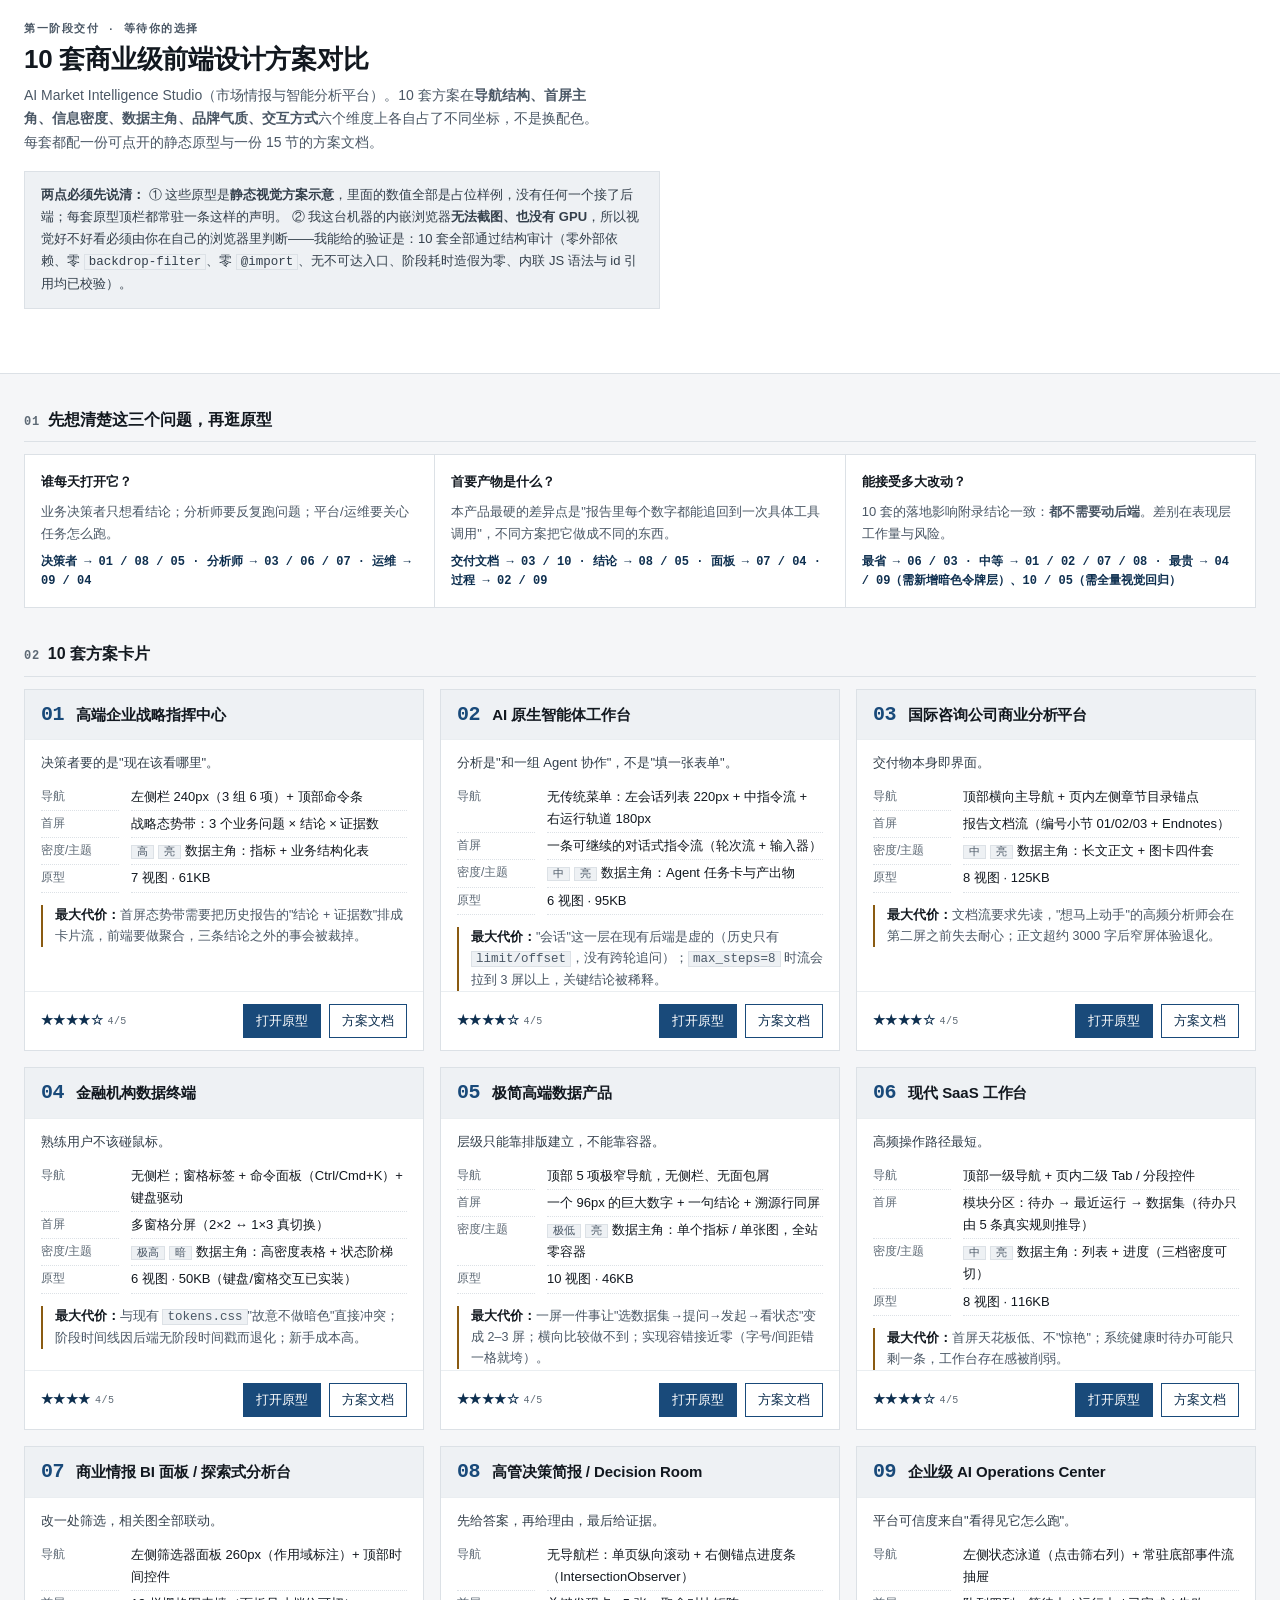
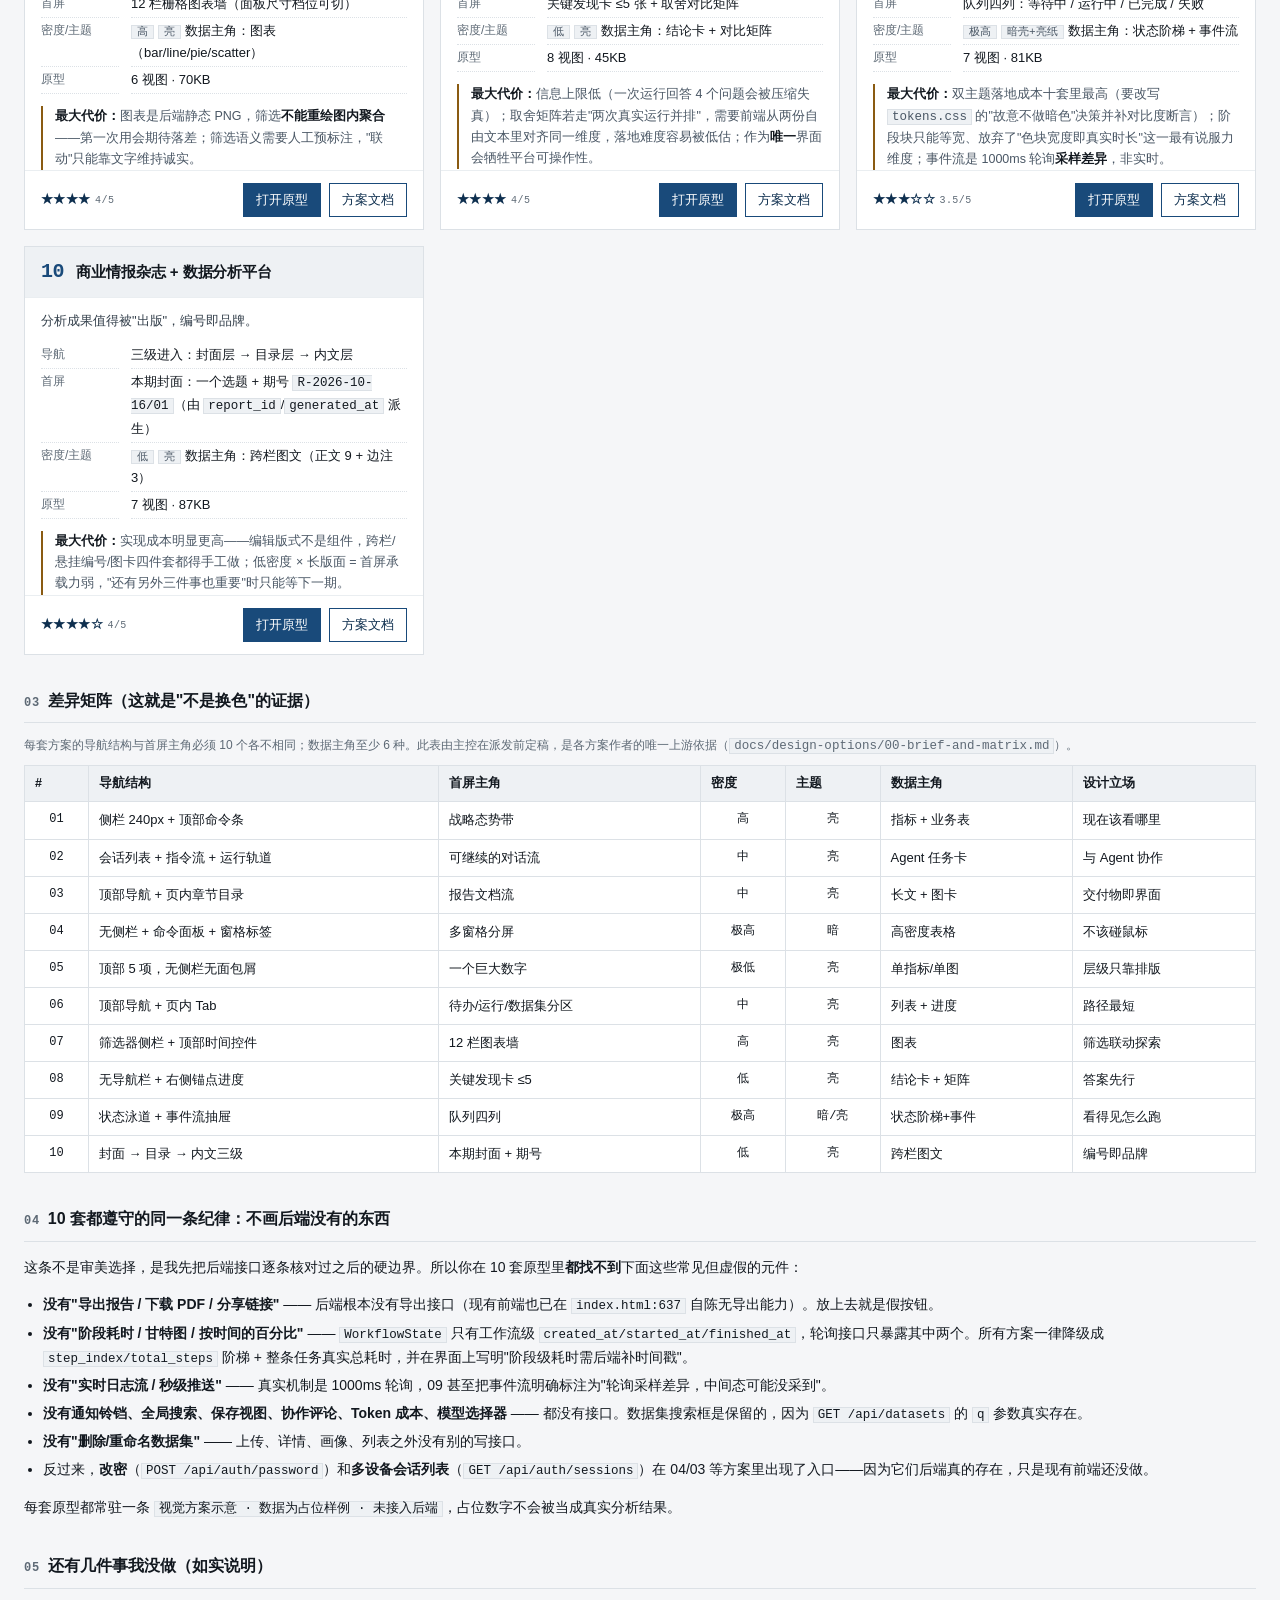
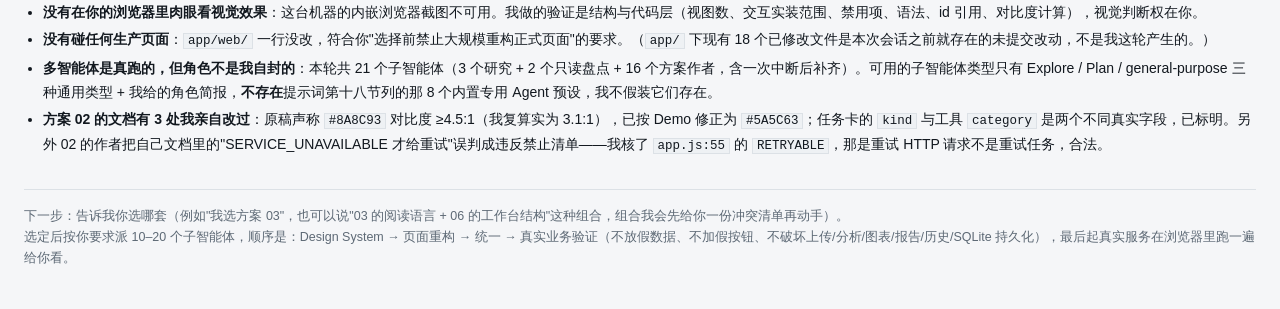
<file: design-options/index.html>
<!doctype html>
<html lang="zh-CN">
<head>
<meta charset="utf-8">
<meta name="viewport" content="width=device-width, initial-scale=1">
<title>10 套设计方案对比 · AI Market Intelligence Studio 前端重构</title>
<style>
/* 设计底座（本页自身）：
   1. 本页只做一件事——让 10 套方案能被横向比较，因此主角是"差异矩阵 + 卡片"，不是宣传。
   2. 中性灰承担画面，单一墨蓝只标记"当前/可读/可选"；零阴影、零渐变、零玻璃拟态；圆角 2px。
   3. 层级只靠字号差、字重差、对齐与 1px 分隔线建立；数字与编号用等宽 + tabular-nums。
   4. 正文对比度 ≥4.5:1，焦点可见。 */
:root{
  --ink-900:#12181F; --ink-700:#333F4B; --ink-600:#4A5765; --ink-500:#5D6975;
  --rule:#DCE1E6; --rule-soft:#EAEEF1; --paper:#FFFFFF; --bg:#F5F6F8; --sunk:#EEF1F4;
  --navy:#194A7A; --navy-ink:#0E2F4F; --navy-soft:#E8EFF6;
  --ok:#1C6440; --warn:#8A5B12; --err:#9E2B2B;
  --ff:-apple-system,"Segoe UI","Microsoft YaHei","PingFang SC",sans-serif;
  --fm:ui-monospace,"Cascadia Mono",Consolas,monospace;
  --sp-1:4px; --sp-2:8px; --sp-3:12px; --sp-4:16px; --sp-5:24px; --sp-6:32px; --sp-7:48px;
}
*{box-sizing:border-box}
body{margin:0;background:var(--bg);color:var(--ink-900);font-family:var(--ff);font-size:14px;line-height:1.7}
a{color:var(--navy-ink)}
.wrap{max-width:1280px;margin:0 auto;padding:0 var(--sp-5) var(--sp-7)}
header.page{background:var(--paper);border-bottom:1px solid var(--rule);padding:var(--sp-5) 0 var(--sp-4)}
.eyebrow{font:600 11px/1 var(--fm);letter-spacing:.14em;text-transform:uppercase;color:var(--ink-600);margin:0 0 var(--sp-2)}
h1{font-size:26px;line-height:1.25;font-weight:600;margin:0 0 var(--sp-2);letter-spacing:-.01em}
.sub{margin:0;color:var(--ink-600);max-width:74ch}
.notice{margin-top:var(--sp-4);border:1px solid var(--rule);background:var(--sunk);padding:var(--sp-3) var(--sp-4);font-size:13px;color:var(--ink-700);max-width:88ch}
.notice b{font-weight:600}
h2{font-size:16px;font-weight:600;margin:var(--sp-6) 0 var(--sp-3);padding-bottom:var(--sp-2);border-bottom:1px solid var(--rule)}
h2 .no{font:600 12px/1 var(--fm);color:var(--ink-500);margin-right:var(--sp-2);letter-spacing:.06em}
/* 快速决策 */
.pick{display:grid;grid-template-columns:repeat(auto-fit,minmax(280px,1fr));gap:1px;background:var(--rule);border:1px solid var(--rule)}
.pick>div{background:var(--paper);padding:var(--sp-4)}
.pick h3{margin:0 0 var(--sp-2);font-size:13px;font-weight:600}
.pick p{margin:0;font-size:13px;color:var(--ink-600)}
.pick .to{display:block;margin-top:var(--sp-2);font:600 12px/1.6 var(--fm);color:var(--navy-ink)}
/* 卡片网格 */
.grid{display:grid;grid-template-columns:repeat(auto-fill,minmax(380px,1fr));gap:var(--sp-4)}
.card{background:var(--paper);border:1px solid var(--rule);display:flex;flex-direction:column}
.card>.hd{display:flex;align-items:baseline;gap:var(--sp-3);padding:var(--sp-3) var(--sp-4);border-bottom:1px solid var(--rule-soft);background:var(--sunk)}
.card .idno{font:600 20px/1 var(--fm);color:var(--navy);letter-spacing:-.02em}
.card .nm{font-size:15px;font-weight:600;letter-spacing:-.005em}
.card .stance{margin:0;padding:var(--sp-3) var(--sp-4) 0;font-size:13px;color:var(--ink-700)}
dl{margin:var(--sp-3) 0 0;padding:0 var(--sp-4);display:grid;grid-template-columns:78px 1fr;gap:2px var(--sp-3)}
dt{font-size:12px;color:var(--ink-500);border-bottom:1px dotted var(--rule);padding-bottom:2px}
dd{margin:0;font-size:13px;border-bottom:1px dotted var(--rule);padding-bottom:2px}
dd .tag{font:11px/1.6 var(--fm);color:var(--ink-600);background:var(--sunk);border:1px solid var(--rule);padding:0 5px;margin-right:4px}
.cost{margin:var(--sp-3) var(--sp-4) 0;font-size:12.5px;color:var(--ink-600);border-left:2px solid var(--warn);padding-left:var(--sp-3)}
.cost b{color:var(--ink-900);font-weight:600}
.card>.ft{margin-top:auto;display:flex;align-items:center;gap:var(--sp-3);padding:var(--sp-3) var(--sp-4);border-top:1px solid var(--rule-soft)}
.stars{font:600 12px/1 var(--fm);color:var(--navy-ink);letter-spacing:.04em}
.stars small{font-weight:400;color:var(--ink-500);margin-left:4px}
.btns{margin-left:auto;display:flex;gap:var(--sp-2)}
.btns a{font-size:13px;padding:5px 12px;border:1px solid var(--navy);text-decoration:none;color:var(--navy-ink);background:var(--paper)}
.btns a.pri{background:var(--navy);color:#fff}
.btns a:hover{background:var(--navy-soft)}
.btns a.pri:hover{background:var(--navy-ink)}
a:focus-visible,button:focus-visible{outline:2px solid var(--navy);outline-offset:2px}
/* 矩阵表 */
table{width:100%;border-collapse:collapse;background:var(--paper);font-size:13px}
caption{text-align:left;font-size:12px;color:var(--ink-500);padding:0 0 var(--sp-2)}
th,td{border:1px solid var(--rule);padding:7px 10px;text-align:left;vertical-align:top}
th{background:var(--sunk);font-weight:600;font-size:12.5px;white-space:nowrap}
td.c{text-align:center;font-family:var(--fm);font-size:12px}
tbody tr:hover{background:var(--navy-soft)}
ul.tight{margin:var(--sp-2) 0 0;padding-left:1.35em}
ul.tight li{margin-bottom:4px}
code{font-family:var(--fm);font-size:12.5px;background:var(--sunk);border:1px solid var(--rule);padding:0 4px}
footer{margin-top:var(--sp-6);padding-top:var(--sp-4);border-top:1px solid var(--rule);font-size:12.5px;color:var(--ink-500)}
@media (max-width:760px){
  .grid{grid-template-columns:1fr}
  dl{grid-template-columns:70px 1fr}
  th,td{padding:5px 6px;font-size:12px}
}
</style>
</head>
<body>
<header class="page"><div class="wrap">
  <p class="eyebrow">第一阶段交付 · 等待你的选择</p>
  <h1>10 套商业级前端设计方案对比</h1>
  <p class="sub">AI Market Intelligence Studio（市场情报与智能分析平台）。10 套方案在<b>导航结构、首屏主角、信息密度、数据主角、品牌气质、交互方式</b>六个维度上各自占了不同坐标，不是换配色。每套都配一份可点开的静态原型与一份 15 节的方案文档。</p>
  <div class="notice">
    <b>两点必须先说清：</b>
    ① 这些原型是<b>静态视觉方案示意</b>，里面的数值全部是占位样例，没有任何一个接了后端；每套原型顶栏都常驻一条这样的声明。
    ② 我这台机器的内嵌浏览器<b>无法截图、也没有 GPU</b>，所以视觉好不好看必须由你在自己的浏览器里判断——我能给的验证是：10 套全部通过结构审计（零外部依赖、零 <code>backdrop-filter</code>、零 <code>@import</code>、无不可达入口、阶段耗时造假为零、内联 JS 语法与 id 引用均已校验）。
  </div>
</div></header>

<div class="wrap">

<h2><span class="no">01</span>先想清楚这三个问题，再逛原型</h2>
<div class="pick">
  <div>
    <h3>谁每天打开它？</h3>
    <p>业务决策者只想看结论；分析师要反复跑问题；平台/运维要关心任务怎么跑。</p>
    <span class="to">决策者 → 01 / 08 / 05 · 分析师 → 03 / 06 / 07 · 运维 → 09 / 04</span>
  </div>
  <div>
    <h3>首要产物是什么？</h3>
    <p>本产品最硬的差异点是"报告里每个数字都能追回到一次具体工具调用"，不同方案把它做成不同的东西。</p>
    <span class="to">交付文档 → 03 / 10 · 结论 → 08 / 05 · 面板 → 07 / 04 · 过程 → 02 / 09</span>
  </div>
  <div>
    <h3>能接受多大改动？</h3>
    <p>10 套的落地影响附录结论一致：<b>都不需要动后端</b>。差别在表现层工作量与风险。</p>
    <span class="to">最省 → 06 / 03 · 中等 → 01 / 02 / 07 / 08 · 最贵 → 04 / 09（需新增暗色令牌层）、10 / 05（需全量视觉回归）</span>
  </div>
</div>

<h2><span class="no">02</span>10 套方案卡片</h2>
<div class="grid">

  <article class="card">
    <div class="hd"><span class="idno">01</span><span class="nm">高端企业战略指挥中心</span></div>
    <p class="stance">决策者要的是"现在该看哪里"。</p>
    <dl>
      <dt>导航</dt><dd>左侧栏 240px（3 组 6 项）+ 顶部命令条</dd>
      <dt>首屏</dt><dd>战略态势带：3 个业务问题 × 结论 × 证据数</dd>
      <dt>密度/主题</dt><dd><span class="tag">高</span><span class="tag">亮</span>数据主角：指标 + 业务结构化表</dd>
      <dt>原型</dt><dd>7 视图 · 61KB</dd>
    </dl>
    <p class="cost"><b>最大代价：</b>首屏态势带需要把历史报告的"结论 + 证据数"排成卡片流，前端要做聚合，三条结论之外的事会被裁掉。</p>
    <div class="ft"><span class="stars">★★★★☆<small>4/5</small></span><span class="btns"><a class="pri" href="option-01/index.html">打开原型</a><a href="../docs/design-options/option-01.md">方案文档</a></span></div>
  </article>

  <article class="card">
    <div class="hd"><span class="idno">02</span><span class="nm">AI 原生智能体工作台</span></div>
    <p class="stance">分析是"和一组 Agent 协作"，不是"填一张表单"。</p>
    <dl>
      <dt>导航</dt><dd>无传统菜单：左会话列表 220px + 中指令流 + 右运行轨道 180px</dd>
      <dt>首屏</dt><dd>一条可继续的对话式指令流（轮次流 + 输入器）</dd>
      <dt>密度/主题</dt><dd><span class="tag">中</span><span class="tag">亮</span>数据主角：Agent 任务卡与产出物</dd>
      <dt>原型</dt><dd>6 视图 · 95KB</dd>
    </dl>
    <p class="cost"><b>最大代价：</b>"会话"这一层在现有后端是虚的（历史只有 <code>limit/offset</code>，没有跨轮追问）；<code>max_steps=8</code> 时流会拉到 3 屏以上，关键结论被稀释。</p>
    <div class="ft"><span class="stars">★★★★☆<small>4/5</small></span><span class="btns"><a class="pri" href="option-02/index.html">打开原型</a><a href="../docs/design-options/option-02.md">方案文档</a></span></div>
  </article>

  <article class="card">
    <div class="hd"><span class="idno">03</span><span class="nm">国际咨询公司商业分析平台</span></div>
    <p class="stance">交付物本身即界面。</p>
    <dl>
      <dt>导航</dt><dd>顶部横向主导航 + 页内左侧章节目录锚点</dd>
      <dt>首屏</dt><dd>报告文档流（编号小节 01/02/03 + Endnotes）</dd>
      <dt>密度/主题</dt><dd><span class="tag">中</span><span class="tag">亮</span>数据主角：长文正文 + 图卡四件套</dd>
      <dt>原型</dt><dd>8 视图 · 125KB</dd>
    </dl>
    <p class="cost"><b>最大代价：</b>文档流要求先读，"想马上动手"的高频分析师会在第二屏之前失去耐心；正文超约 3000 字后窄屏体验退化。</p>
    <div class="ft"><span class="stars">★★★★☆<small>4/5</small></span><span class="btns"><a class="pri" href="option-03/index.html">打开原型</a><a href="../docs/design-options/option-03.md">方案文档</a></span></div>
  </article>

  <article class="card">
    <div class="hd"><span class="idno">04</span><span class="nm">金融机构数据终端</span></div>
    <p class="stance">熟练用户不该碰鼠标。</p>
    <dl>
      <dt>导航</dt><dd>无侧栏；窗格标签 + 命令面板（Ctrl/Cmd+K）+ 键盘驱动</dd>
      <dt>首屏</dt><dd>多窗格分屏（2×2 ↔ 1×3 真切换）</dd>
      <dt>密度/主题</dt><dd><span class="tag">极高</span><span class="tag">暗</span>数据主角：高密度表格 + 状态阶梯</dd>
      <dt>原型</dt><dd>6 视图 · 50KB（键盘/窗格交互已实装）</dd>
    </dl>
    <p class="cost"><b>最大代价：</b>与现有 <code>tokens.css</code>"故意不做暗色"直接冲突；阶段时间线因后端无阶段时间戳而退化；新手成本高。</p>
    <div class="ft"><span class="stars">★★★★<small>4/5</small></span><span class="btns"><a class="pri" href="option-04/index.html">打开原型</a><a href="../docs/design-options/option-04.md">方案文档</a></span></div>
  </article>

  <article class="card">
    <div class="hd"><span class="idno">05</span><span class="nm">极简高端数据产品</span></div>
    <p class="stance">层级只能靠排版建立，不能靠容器。</p>
    <dl>
      <dt>导航</dt><dd>顶部 5 项极窄导航，无侧栏、无面包屑</dd>
      <dt>首屏</dt><dd>一个 96px 的巨大数字 + 一句结论 + 溯源行同屏</dd>
      <dt>密度/主题</dt><dd><span class="tag">极低</span><span class="tag">亮</span>数据主角：单个指标 / 单张图，全站零容器</dd>
      <dt>原型</dt><dd>10 视图 · 46KB</dd>
    </dl>
    <p class="cost"><b>最大代价：</b>一屏一件事让"选数据集→提问→发起→看状态"变成 2–3 屏；横向比较做不到；实现容错接近零（字号/间距错一格就垮）。</p>
    <div class="ft"><span class="stars">★★★★☆<small>4/5</small></span><span class="btns"><a class="pri" href="option-05/index.html">打开原型</a><a href="../docs/design-options/option-05.md">方案文档</a></span></div>
  </article>

  <article class="card">
    <div class="hd"><span class="idno">06</span><span class="nm">现代 SaaS 工作台</span></div>
    <p class="stance">高频操作路径最短。</p>
    <dl>
      <dt>导航</dt><dd>顶部一级导航 + 页内二级 Tab / 分段控件</dd>
      <dt>首屏</dt><dd>模块分区：待办 → 最近运行 → 数据集（待办只由 5 条真实规则推导）</dd>
      <dt>密度/主题</dt><dd><span class="tag">中</span><span class="tag">亮</span>数据主角：列表 + 进度（三档密度可切）</dd>
      <dt>原型</dt><dd>8 视图 · 116KB</dd>
    </dl>
    <p class="cost"><b>最大代价：</b>首屏天花板低、不"惊艳"；系统健康时待办可能只剩一条，工作台存在感被削弱。</p>
    <div class="ft"><span class="stars">★★★★☆<small>4/5</small></span><span class="btns"><a class="pri" href="option-06/index.html">打开原型</a><a href="../docs/design-options/option-06.md">方案文档</a></span></div>
  </article>

  <article class="card">
    <div class="hd"><span class="idno">07</span><span class="nm">商业情报 BI 面板 / 探索式分析台</span></div>
    <p class="stance">改一处筛选，相关图全部联动。</p>
    <dl>
      <dt>导航</dt><dd>左侧筛选器面板 260px（作用域标注）+ 顶部时间控件</dd>
      <dt>首屏</dt><dd>12 栏栅格图表墙（面板尺寸档位可切）</dd>
      <dt>密度/主题</dt><dd><span class="tag">高</span><span class="tag">亮</span>数据主角：图表（bar/line/pie/scatter）</dd>
      <dt>原型</dt><dd>6 视图 · 70KB</dd>
    </dl>
    <p class="cost"><b>最大代价：</b>图表是后端静态 PNG，筛选<b>不能重绘图内聚合</b>——第一次用会期待落差；筛选语义需要人工预标注，"联动"只能靠文字维持诚实。</p>
    <div class="ft"><span class="stars">★★★★<small>4/5</small></span><span class="btns"><a class="pri" href="option-07/index.html">打开原型</a><a href="../docs/design-options/option-07.md">方案文档</a></span></div>
  </article>

  <article class="card">
    <div class="hd"><span class="idno">08</span><span class="nm">高管决策简报 / Decision Room</span></div>
    <p class="stance">先给答案，再给理由，最后给证据。</p>
    <dl>
      <dt>导航</dt><dd>无导航栏：单页纵向滚动 + 右侧锚点进度条（IntersectionObserver）</dd>
      <dt>首屏</dt><dd>关键发现卡 ≤5 张 + 取舍对比矩阵</dd>
      <dt>密度/主题</dt><dd><span class="tag">低</span><span class="tag">亮</span>数据主角：结论卡 + 对比矩阵</dd>
      <dt>原型</dt><dd>8 视图 · 45KB</dd>
    </dl>
    <p class="cost"><b>最大代价：</b>信息上限低（一次运行回答 4 个问题会被压缩失真）；取舍矩阵若走"两次真实运行并排"，需要前端从两份自由文本里对齐同一维度，落地难度容易被低估；作为<b>唯一</b>界面会牺牲平台可操作性。</p>
    <div class="ft"><span class="stars">★★★★<small>4/5</small></span><span class="btns"><a class="pri" href="option-08/index.html">打开原型</a><a href="../docs/design-options/option-08.md">方案文档</a></span></div>
  </article>

  <article class="card">
    <div class="hd"><span class="idno">09</span><span class="nm">企业级 AI Operations Center</span></div>
    <p class="stance">平台可信度来自"看得见它怎么跑"。</p>
    <dl>
      <dt>导航</dt><dd>左侧状态泳道（点击筛右列）+ 常驻底部事件流抽屉</dd>
      <dt>首屏</dt><dd>队列四列：等待中 / 运行中 / 已完成 / 失败</dd>
      <dt>密度/主题</dt><dd><span class="tag">极高</span><span class="tag">暗壳+亮纸</span>数据主角：状态阶梯 + 事件流</dd>
      <dt>原型</dt><dd>7 视图 · 81KB</dd>
    </dl>
    <p class="cost"><b>最大代价：</b>双主题落地成本十套里最高（要改写 <code>tokens.css</code> 的"故意不做暗色"决策并补对比度断言）；阶段块只能等宽、放弃了"色块宽度即真实时长"这一最有说服力维度；事件流是 1000ms 轮询<b>采样差异</b>，非实时。</p>
    <div class="ft"><span class="stars">★★★☆☆<small>3.5/5</small></span><span class="btns"><a class="pri" href="option-09/index.html">打开原型</a><a href="../docs/design-options/option-09.md">方案文档</a></span></div>
  </article>

  <article class="card">
    <div class="hd"><span class="idno">10</span><span class="nm">商业情报杂志 + 数据分析平台</span></div>
    <p class="stance">分析成果值得被"出版"，编号即品牌。</p>
    <dl>
      <dt>导航</dt><dd>三级进入：封面层 → 目录层 → 内文层</dd>
      <dt>首屏</dt><dd>本期封面：一个选题 + 期号 <code>R-2026-10-16/01</code>（由 <code>report_id</code>/<code>generated_at</code> 派生）</dd>
      <dt>密度/主题</dt><dd><span class="tag">低</span><span class="tag">亮</span>数据主角：跨栏图文（正文 9 + 边注 3）</dd>
      <dt>原型</dt><dd>7 视图 · 87KB</dd>
    </dl>
    <p class="cost"><b>最大代价：</b>实现成本明显更高——编辑版式不是组件，跨栏/悬挂编号/图卡四件套都得手工做；低密度 × 长版面 = 首屏承载力弱，"还有另外三件事也重要"时只能等下一期。</p>
    <div class="ft"><span class="stars">★★★★☆<small>4/5</small></span><span class="btns"><a class="pri" href="option-10/index.html">打开原型</a><a href="../docs/design-options/option-10.md">方案文档</a></span></div>
  </article>

</div>

<h2><span class="no">03</span>差异矩阵（这就是"不是换色"的证据）</h2>
<table>
  <caption>每套方案的导航结构与首屏主角必须 10 个各不相同；数据主角至少 6 种。此表由主控在派发前定稿，是各方案作者的唯一上游依据（<code>docs/design-options/00-brief-and-matrix.md</code>）。</caption>
  <thead><tr><th>#</th><th>导航结构</th><th>首屏主角</th><th>密度</th><th>主题</th><th>数据主角</th><th>设计立场</th></tr></thead>
  <tbody>
    <tr><td class="c">01</td><td>侧栏 240px + 顶部命令条</td><td>战略态势带</td><td class="c">高</td><td class="c">亮</td><td>指标 + 业务表</td><td>现在该看哪里</td></tr>
    <tr><td class="c">02</td><td>会话列表 + 指令流 + 运行轨道</td><td>可继续的对话流</td><td class="c">中</td><td class="c">亮</td><td>Agent 任务卡</td><td>与 Agent 协作</td></tr>
    <tr><td class="c">03</td><td>顶部导航 + 页内章节目录</td><td>报告文档流</td><td class="c">中</td><td class="c">亮</td><td>长文 + 图卡</td><td>交付物即界面</td></tr>
    <tr><td class="c">04</td><td>无侧栏 + 命令面板 + 窗格标签</td><td>多窗格分屏</td><td class="c">极高</td><td class="c">暗</td><td>高密度表格</td><td>不该碰鼠标</td></tr>
    <tr><td class="c">05</td><td>顶部 5 项，无侧栏无面包屑</td><td>一个巨大数字</td><td class="c">极低</td><td class="c">亮</td><td>单指标/单图</td><td>层级只靠排版</td></tr>
    <tr><td class="c">06</td><td>顶部导航 + 页内 Tab</td><td>待办/运行/数据集分区</td><td class="c">中</td><td class="c">亮</td><td>列表 + 进度</td><td>路径最短</td></tr>
    <tr><td class="c">07</td><td>筛选器侧栏 + 顶部时间控件</td><td>12 栏图表墙</td><td class="c">高</td><td class="c">亮</td><td>图表</td><td>筛选联动探索</td></tr>
    <tr><td class="c">08</td><td>无导航栏 + 右侧锚点进度</td><td>关键发现卡 ≤5</td><td class="c">低</td><td class="c">亮</td><td>结论卡 + 矩阵</td><td>答案先行</td></tr>
    <tr><td class="c">09</td><td>状态泳道 + 事件流抽屉</td><td>队列四列</td><td class="c">极高</td><td class="c">暗/亮</td><td>状态阶梯+事件</td><td>看得见怎么跑</td></tr>
    <tr><td class="c">10</td><td>封面 → 目录 → 内文三级</td><td>本期封面 + 期号</td><td class="c">低</td><td class="c">亮</td><td>跨栏图文</td><td>编号即品牌</td></tr>
  </tbody>
</table>

<h2><span class="no">04</span>10 套都遵守的同一条纪律：不画后端没有的东西</h2>
<p>这条不是审美选择，是我先把后端接口逐条核对过之后的硬边界。所以你在 10 套原型里<b>都找不到</b>下面这些常见但虚假的元件：</p>
<ul class="tight">
  <li><b>没有"导出报告 / 下载 PDF / 分享链接"</b> —— 后端根本没有导出接口（现有前端也已在 <code>index.html:637</code> 自陈无导出能力）。放上去就是假按钮。</li>
  <li><b>没有"阶段耗时 / 甘特图 / 按时间的百分比"</b> —— <code>WorkflowState</code> 只有工作流级 <code>created_at/started_at/finished_at</code>，轮询接口只暴露其中两个。所有方案一律降级成 <code>step_index/total_steps</code> 阶梯 + 整条任务真实总耗时，并在界面上写明"阶段级耗时需后端补时间戳"。</li>
  <li><b>没有"实时日志流 / 秒级推送"</b> —— 真实机制是 1000ms 轮询，09 甚至把事件流明确标注为"轮询采样差异，中间态可能没采到"。</li>
  <li><b>没有通知铃铛、全局搜索、保存视图、协作评论、Token 成本、模型选择器</b> —— 都没有接口。数据集搜索框是保留的，因为 <code>GET /api/datasets</code> 的 <code>q</code> 参数真实存在。</li>
  <li><b>没有"删除/重命名数据集"</b> —— 上传、详情、画像、列表之外没有别的写接口。</li>
  <li>反过来，<b>改密</b>（<code>POST /api/auth/password</code>）和<b>多设备会话列表</b>（<code>GET /api/auth/sessions</code>）在 04/03 等方案里出现了入口——因为它们后端真的存在，只是现有前端还没做。</li>
</ul>
<p>每套原型都常驻一条 <code>视觉方案示意 · 数据为占位样例 · 未接入后端</code>，占位数字不会被当成真实分析结果。</p>

<h2><span class="no">05</span>还有几件事我没做（如实说明）</h2>
<ul class="tight">
  <li><b>没有在你的浏览器里肉眼看视觉效果</b>：这台机器的内嵌浏览器截图不可用。我做的验证是结构与代码层（视图数、交互实装范围、禁用项、语法、id 引用、对比度计算），视觉判断权在你。</li>
  <li><b>没有碰任何生产页面</b>：<code>app/web/</code> 一行没改，符合你"选择前禁止大规模重构正式页面"的要求。（<code>app/</code> 下现有 18 个已修改文件是本次会话之前就存在的未提交改动，不是我这轮产生的。）</li>
  <li><b>多智能体是真跑的，但角色不是我自封的</b>：本轮共 21 个子智能体（3 个研究 + 2 个只读盘点 + 16 个方案作者，含一次中断后补齐）。可用的子智能体类型只有 Explore / Plan / general-purpose 三种通用类型 + 我给的角色简报，<b>不存在</b>提示词第十八节列的那 8 个内置专用 Agent 预设，我不假装它们存在。</li>
  <li><b>方案 02 的文档有 3 处我亲自改过</b>：原稿声称 <code>#8A8C93</code> 对比度 ≥4.5:1（我复算实为 3.1:1），已按 Demo 修正为 <code>#5A5C63</code>；任务卡的 <code>kind</code> 与工具 <code>category</code> 是两个不同真实字段，已标明。另外 02 的作者把自己文档里的"SERVICE_UNAVAILABLE 才给重试"误判成违反禁止清单——我核了 <code>app.js:55</code> 的 <code>RETRYABLE</code>，那是重试 HTTP 请求不是重试任务，合法。</li>
</ul>

<footer>
  下一步：告诉我你选哪套（例如"我选方案 03"，也可以说"03 的阅读语言 + 06 的工作台结构"这种组合，组合我会先给你一份冲突清单再动手）。<br>
  选定后按你要求派 10–20 个子智能体，顺序是：Design System → 页面重构 → 统一 → 真实业务验证（不放假数据、不加假按钮、不破坏上传/分析/图表/报告/历史/SQLite 持久化），最后起真实服务在浏览器里跑一遍给你看。
</footer>
</div>
</body>
</html>
</file>
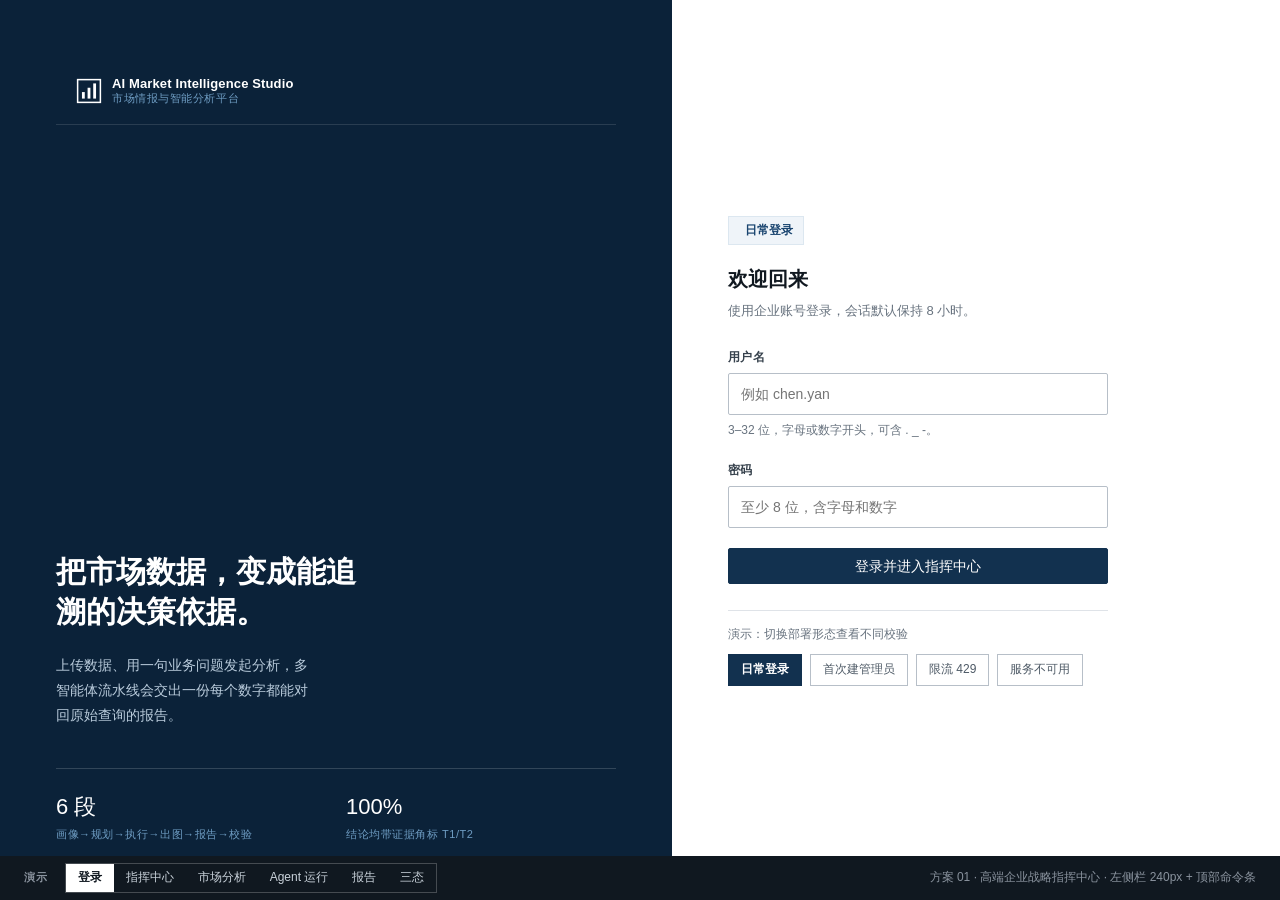
<file: design-options/option-01/index.html>
<!doctype html>
<html lang="zh-CN">
<head>
<meta charset="utf-8">
<meta name="viewport" content="width=device-width, initial-scale=1">
<title>方案 01 · 高端企业战略指挥中心 · AI Market Intelligence Studio</title>
<style>
/* 设计底座（方案 01 立场，对应矩阵第 3 节坐标）：
   1. 结构主轴 = 左侧栏 240px（3 组 6 项）+ 顶部命令条；命令条不放导航、不放全局搜索，
      只放"当前视角 / 数据截至 / 发起新分析 / 会话与健康"，与 06（顶部导航+Tab）、09（左侧状态泳道+底部事件流）在 DOM 层分开。
   2. 首屏主角 = 战略态势带：3 个业务问题 × 结论 × 证据数，回答"决策者现在该看哪里"。
   3. 数据主角 = 指标 + 业务结构化表（销售额/份额/增速/区域），非任务表；主题亮、密度高。
   4. 中性灰承担画面，单一深海军蓝只标记"当前/可点/在跑"，状态色仅在语义需要时出现，图表色与状态色不互用。
   5. 零阴影、零渐变、零玻璃拟态、零 backdrop-filter；圆角 ≤2px；焦点用可见 outline，不用发光 box-shadow。 */
:root{
  --ink-900:#101820; --ink-800:#1B2733; --ink-700:#37424D; --ink-600:#4E5A66;
  --ink-500:#68737F; --ink-400:#8A939E; --ink-300:#AEB6BF; --ink-200:#CBD1D8;
  --rule:#DFE3E8; --rule-soft:#EBEEF1; --rule-strong:#B7BFC8;
  --paper:#FFFFFF; --paper-alt:#F7F8FA; --paper-sunk:#F1F3F6; --paper-deep:#E7EAEE;
  --brand-900:#0B2239; --brand-800:#12314F; --brand-700:#1A4570;
  --brand-600:#22608F; --brand-400:#6E9CC2; --brand-100:#DCE7F0; --brand-050:#EFF4F9;
  --ok-700:#1C6440;   --ok-100:#E3EFE8;   --ok-rule:#BFD8C8;
  --warn-700:#8A5B12; --warn-100:#F8EFDD; --warn-rule:#E8D6B2;
  --err-700:#9E2B2B;  --err-100:#F8E9E9;  --err-rule:#E4C4C4;
  --chart-1:#12314F; --chart-2:#22608F; --chart-3:#6E9CC2; --chart-4:#A9C4DA; --chart-5:#8A6A3B;
  --ff:-apple-system,"Segoe UI","Microsoft YaHei","PingFang SC",sans-serif;
  --fm:ui-monospace,"Cascadia Mono",Consolas,monospace;
  --s1:4px; --s2:8px; --s3:12px; --s4:16px; --s5:24px; --s6:32px; --s7:48px;
  --r:2px;
  --ease:cubic-bezier(.2,.6,.2,1); --t-fast:120ms; --t-mid:200ms; --t-slow:320ms;
}
*,*::before,*::after{box-sizing:border-box}
html{-webkit-text-size-adjust:100%}
body{margin:0;background:var(--paper-alt);color:var(--ink-800);font-family:var(--ff);font-size:14px;line-height:1.6;-webkit-font-smoothing:antialiased}
h1,h2,h3,h4,p,dl,dd,ul,ol{margin:0}
ul,ol{padding:0;list-style:none}
button,input,textarea,select{font:inherit;color:inherit}
button{cursor:pointer;background:none;border:0;padding:0}
a{color:var(--brand-700);text-decoration:none}
sup.cite{font-family:var(--fm);font-size:10px;font-weight:700;color:var(--brand-700);background:var(--brand-050);border:1px solid var(--brand-100);padding:0 3px;margin-left:2px;line-height:1.5;vertical-align:super;white-space:nowrap}
:focus-visible{outline:2px solid var(--brand-600);outline-offset:2px}
.num{font-variant-numeric:tabular-nums}
.sr{position:absolute;width:1px;height:1px;overflow:hidden;clip:rect(0 0 0 0);white-space:nowrap}

/* ---------- 视图切换 ---------- */
.screen{display:none}
.screen.is-active{display:block}
body.in-login .frame{display:none}
body:not(.in-login) #screen-login{display:none}

/* ---------- 外框：左侧栏 240px + 右侧命令条/内容 ---------- */
.frame{display:grid;grid-template-columns:240px 1fr;min-height:100vh}
.sidebar{background:var(--brand-900);color:#fff;display:flex;flex-direction:column;position:sticky;top:0;height:100vh}
.brand{display:flex;align-items:center;gap:10px;padding:20px 20px 18px;border-bottom:1px solid rgba(255,255,255,.12)}
.brand .mark{width:26px;height:26px;flex:none;color:#fff}
.brand-txt{line-height:1.25}
.brand-txt b{display:block;font-size:13px;font-weight:600;letter-spacing:.01em}
.brand-txt em{display:block;font-style:normal;font-size:11px;color:var(--brand-400);letter-spacing:.05em}
.navgrp{padding:16px 12px 4px}
.navgrp+.navgrp{border-top:1px solid rgba(255,255,255,.08)}
.navgrp-label{font-size:11px;letter-spacing:.14em;text-transform:uppercase;color:var(--brand-400);padding:0 8px 8px;font-weight:600}
.nav-item{display:flex;align-items:center;gap:10px;width:100%;text-align:left;padding:9px 10px;border-radius:var(--r);color:#C6D2DE;font-size:14px;position:relative;transition:background var(--t-fast) var(--ease),color var(--t-fast) var(--ease)}
.nav-item .ic{width:16px;height:16px;flex:none;opacity:.85}
.nav-item:hover{background:rgba(255,255,255,.07);color:#fff}
.nav-item.is-active{background:var(--brand-800);color:#fff;font-weight:600}
.nav-item.is-active::before{content:"";position:absolute;left:-12px;top:6px;bottom:6px;width:3px;background:var(--brand-400)}
.nav-item .badge{margin-left:auto;font-size:11px;font-variant-numeric:tabular-nums;color:var(--brand-400)}
.side-foot{margin-top:auto;padding:14px 20px;border-top:1px solid rgba(255,255,255,.12);font-size:11px;color:var(--brand-400);letter-spacing:.03em}

/* ---------- 命令条（顶栏，非导航） ---------- */
.col{min-width:0;display:flex;flex-direction:column}
.cmdbar{position:sticky;top:0;z-index:30;background:var(--paper);border-bottom:1px solid var(--rule-strong);display:flex;align-items:center;gap:20px;padding:0 32px;height:60px}
.cmdbar .view-title{font-size:16px;font-weight:600;color:var(--ink-900);white-space:nowrap}
.cmdbar .asof{font-size:12px;color:var(--ink-500);display:flex;align-items:center;gap:6px}
.cmdbar .asof b{color:var(--ink-700);font-weight:600;font-variant-numeric:tabular-nums}
.cmdbar .spacer{flex:1}
.cmdbar .note{font-size:11px;color:var(--ink-500);border:1px solid var(--rule);padding:3px 8px;letter-spacing:.03em;background:var(--paper-alt);white-space:nowrap}
.health{display:inline-flex;align-items:center;gap:6px;font-size:12px;color:var(--ink-600)}
.health .dot{width:8px;height:8px;border-radius:50%;background:var(--ok-700)}
.account{display:flex;align-items:center;gap:10px}
.account .who{line-height:1.3;text-align:right}
.account .who b{display:block;font-size:13px;font-weight:600;color:var(--ink-900)}
.account .who span{font-size:11px;color:var(--ink-500)}
.avatar{width:32px;height:32px;border:1px solid var(--rule-strong);background:var(--brand-050);color:var(--brand-800);display:flex;align-items:center;justify-content:center;font-size:13px;font-weight:600}

.stage{padding:28px 32px 72px;max-width:1220px}

/* ---------- 态势带（首屏主角） ---------- */
.posture{border:1px solid var(--rule-strong);background:var(--paper)}
.posture-head{display:flex;align-items:baseline;justify-content:space-between;gap:16px;padding:16px 22px;border-bottom:1px solid var(--rule);background:var(--paper-alt)}
.posture-head h2{font-size:18px;font-weight:600;color:var(--ink-900);letter-spacing:-.01em}
.posture-head p{font-size:13px;color:var(--ink-500)}
.posture-row{display:grid;grid-template-columns:minmax(200px,1fr) minmax(240px,1.3fr) minmax(180px,.9fr) auto;gap:24px;align-items:center;padding:18px 22px;border-bottom:1px solid var(--rule-soft);transition:background var(--t-fast) var(--ease)}
.posture-row:last-child{border-bottom:0}
.posture-row:hover{background:var(--paper-alt)}
.eyebrow{font-size:11px;letter-spacing:.14em;text-transform:uppercase;color:var(--ink-500);font-weight:600}
.posture-q p{margin-top:6px;font-size:15px;font-weight:600;color:var(--ink-900);line-height:1.4}
.posture-a .verdict{margin-top:6px;font-size:14px;color:var(--ink-700)}
.posture-e p{margin-top:6px;font-size:13px;color:var(--ink-600)}
.posture-e .src{font-size:12px;color:var(--ink-500)}

.delta{display:inline-flex;align-items:center;gap:3px;font-size:13px;font-weight:700;font-variant-numeric:tabular-nums}
.delta--up{color:var(--ok-700)} .delta--down{color:var(--err-700)} .delta--flat{color:var(--ink-500)}

/* ---------- 指标条（hairline 网格，不是卡片） ---------- */
.section-title{display:flex;align-items:flex-end;justify-content:space-between;gap:16px;margin:36px 0 14px}
.section-title h3{font-size:16px;font-weight:600;color:var(--ink-900)}
.section-title .sub{font-size:13px;color:var(--ink-500)}
.metrics{display:grid;grid-template-columns:repeat(4,1fr);border:1px solid var(--rule);border-right:0;background:var(--paper)}
.metric{padding:18px 20px;border-right:1px solid var(--rule)}
.metric-top{display:flex;align-items:baseline;gap:6px;color:var(--ink-900)}
.metric-top b{font-size:32px;font-weight:300;line-height:1;letter-spacing:-.02em;font-variant-numeric:tabular-nums}
.metric-top i{font-style:normal;font-size:13px;color:var(--ink-500)}
.metric-label{margin-top:10px;font-size:13px;font-weight:600;color:var(--ink-700)}
.metric-note{margin-top:3px;font-size:12px;color:var(--ink-500);display:flex;align-items:center;gap:6px}

/* ---------- 业务表 ---------- */
.tablewrap{border:1px solid var(--rule);background:var(--paper)}
table.tbl{width:100%;border-collapse:collapse;font-size:14px}
.tbl th{text-align:left;font-size:11px;font-weight:600;letter-spacing:.1em;text-transform:uppercase;color:var(--ink-500);padding:12px 18px;border-bottom:1px solid var(--rule-strong);background:var(--paper-alt);white-space:nowrap}
.tbl td{padding:13px 18px;border-bottom:1px solid var(--rule-soft);color:var(--ink-700);vertical-align:middle}
.tbl tbody tr:last-child td{border-bottom:0}
.tbl tbody tr:hover{background:var(--paper-alt)}
.tbl .c-num{text-align:right;font-variant-numeric:tabular-nums}
.tbl .row-main{font-weight:600;color:var(--ink-900)}
.share{position:relative;height:8px;background:var(--paper-sunk);min-width:120px}
.share i{position:absolute;left:0;top:0;bottom:0;background:var(--chart-2);display:block}

/* ---------- 趋势线 ---------- */
.chartbox{border:1px solid var(--rule);background:var(--paper);padding:18px 20px;margin-top:16px}
.chartbox h4{font-size:14px;font-weight:600;color:var(--ink-900)}
.chartbox .cn{font-size:12px;color:var(--ink-500);margin-top:2px}
svg.line{display:block;width:100%;height:auto;overflow:visible;margin-top:10px}
svg.line .grid{stroke:var(--rule);stroke-width:1}
svg.line .axis{stroke:var(--rule-strong);stroke-width:1}
svg.line .ser{fill:none;stroke:var(--chart-1);stroke-width:2;stroke-linejoin:round;stroke-linecap:round}
svg.line .ser.b{stroke:var(--chart-3);stroke-dasharray:5 4}
svg.line .tick{font-size:11px;fill:var(--ink-400)}
.legend{display:flex;gap:20px;margin-top:8px;font-size:12px;color:var(--ink-600)}
.legend span{display:inline-flex;align-items:center;gap:6px}
.legend i{width:14px;height:2px;display:block}

/* ---------- 双列布局 ---------- */
.two{display:grid;grid-template-columns:1.6fr 1fr;gap:24px;align-items:start}

/* ---------- 状态药丸 ---------- */
.pill{display:inline-flex;align-items:center;gap:5px;font-size:12px;font-weight:600;padding:2px 9px;border:1px solid;line-height:1.6;white-space:nowrap}
.pill::before{content:"";width:6px;height:6px;flex:none}
.pill--ok{color:var(--ok-700);border-color:var(--ok-rule);background:var(--ok-100)} .pill--ok::before{background:var(--ok-700)}
.pill--run{color:var(--brand-700);border-color:var(--brand-100);background:var(--brand-050)} .pill--run::before{background:var(--brand-600);animation:pulse 1.2s var(--ease) infinite}
.pill--idle{color:var(--ink-600);border-color:var(--rule);background:var(--paper-sunk)} .pill--idle::before{background:var(--ink-300)}
.pill--warn{color:var(--warn-700);border-color:var(--warn-rule);background:var(--warn-100)} .pill--warn::before{background:var(--warn-700)}
.pill--err{color:var(--err-700);border-color:var(--err-rule);background:var(--err-100)} .pill--err::before{background:var(--err-700)}
.pill--skip{color:var(--ink-500);border-color:var(--rule);background:var(--paper)} .pill--skip::before{background:var(--ink-300);border-radius:50%}
@keyframes pulse{0%,100%{opacity:1}50%{opacity:.25}}

/* ---------- 按钮 ---------- */
.btn{display:inline-flex;align-items:center;justify-content:center;gap:8px;height:36px;padding:0 16px;font-size:14px;font-weight:500;border:1px solid transparent;border-radius:var(--r);white-space:nowrap;transition:background var(--t-fast) var(--ease),border-color var(--t-fast) var(--ease),color var(--t-fast) var(--ease)}
.btn--primary{background:var(--brand-800);color:#fff;border-color:var(--brand-800)} .btn--primary:hover{background:var(--brand-700)}
.btn--ghost{border-color:var(--rule-strong);color:var(--ink-700);background:var(--paper)} .btn--ghost:hover{border-color:var(--ink-400);color:var(--ink-900);background:var(--paper-alt)}
.btn--quiet{color:var(--brand-700);padding:0 6px;height:auto} .btn--quiet:hover{text-decoration:underline;text-underline-offset:3px}
.btn--sm{height:30px;font-size:13px;padding:0 12px}
.btn--block{width:100%}
.btn[disabled]{opacity:.45;cursor:not-allowed}

/* ---------- 表单 ---------- */
.field{margin-bottom:20px}
.field-label{display:block;font-size:12px;font-weight:600;color:var(--ink-700);margin-bottom:6px;letter-spacing:.04em}
.field-hint{margin-top:6px;font-size:12px;color:var(--ink-500)}
.ipt,.sel,.ta{width:100%;background:var(--paper);border:1px solid var(--rule-strong);border-radius:var(--r);padding:9px 12px;font-size:14px;color:var(--ink-900);transition:border-color var(--t-fast) var(--ease)}
.ipt:focus,.sel:focus,.ta:focus{border-color:var(--brand-600)}
.ta{resize:vertical;min-height:96px;line-height:1.6}
.sel{appearance:none;background-image:linear-gradient(45deg,transparent 50%,var(--ink-500) 50%),linear-gradient(135deg,var(--ink-500) 50%,transparent 50%);background-position:calc(100% - 16px) 16px,calc(100% - 11px) 16px;background-size:5px 5px;background-repeat:no-repeat;padding-right:32px}
.field.has-err .ipt,.field.has-err .ta{border-color:var(--err-700)}
.field-err{display:none;margin-top:6px;font-size:12px;color:var(--err-700);font-weight:600}
.field.has-err .field-err{display:block}
.counter{text-align:right;font-size:12px;color:var(--ink-400);margin-top:4px;font-variant-numeric:tabular-nums}
.counter.is-warn{color:var(--warn-700)} .counter.is-over{color:var(--err-700);font-weight:600}
.row-2{display:grid;grid-template-columns:1fr 1fr;gap:16px}

/* ---------- Agent 阶梯（仅用 step_index/total_steps，无阶段耗时） ---------- */
.runcard{border:1px solid var(--rule);background:var(--paper)}
.runcard-head{display:flex;align-items:center;justify-content:space-between;gap:16px;padding:14px 20px;border-bottom:1px solid var(--rule);flex-wrap:wrap}
.runcard-head .id{font-family:var(--fm);font-size:12px;color:var(--ink-500)}
.runcard-head h4{font-size:14px;font-weight:600;color:var(--ink-900)}
.poll{font-size:12px;color:var(--ink-500);display:flex;align-items:center;gap:6px}
.poll .spin{width:12px;height:12px;border:2px solid var(--brand-100);border-top-color:var(--brand-600);border-radius:50%;animation:spin .8s linear infinite}
@keyframes spin{to{transform:rotate(360deg)}}
.ladder{display:flex;gap:6px;padding:18px 20px 8px}
.ladder .seg{flex:1;text-align:center}
.ladder .bar{height:6px;background:var(--paper-deep);border-radius:1px;transition:background var(--t-slow) var(--ease)}
.ladder .seg.done .bar{background:var(--brand-800)}
.ladder .seg.run .bar{background:var(--brand-600)}
.ladder .seg.skip .bar{background:repeating-linear-gradient(90deg,var(--ink-300) 0 3px,transparent 3px 6px)}
.ladder .lb{margin-top:8px;font-size:12px;color:var(--ink-500);line-height:1.3}
.ladder .seg.run .lb,.ladder .seg.done .lb{color:var(--ink-900);font-weight:600}
.steps{padding:8px 20px 18px}
.steprow{display:grid;grid-template-columns:20px 1fr auto;gap:12px;align-items:center;padding:9px 0;border-bottom:1px solid var(--rule-soft);font-size:13px}
.steprow:last-child{border-bottom:0}
.steprow .n{font-family:var(--fm);color:var(--ink-400);font-size:12px}
.steprow .nm{color:var(--ink-700)} .steprow.run .nm,.steprow.done .nm{color:var(--ink-900);font-weight:600}
.steprow .ds{color:var(--ink-400);font-size:12px;font-weight:400;margin-left:8px}

/* ---------- 报告（cites 可追溯） ---------- */
.doc{border:1px solid var(--rule);background:var(--paper);max-width:900px}
.doc-head{padding:26px 32px;border-bottom:1px solid var(--rule-strong)}
.doc-head .eyebrow{color:var(--brand-700)}
.doc-head h2{margin-top:8px;font-size:24px;font-weight:600;color:var(--ink-900);line-height:1.3}
.doc-meta{margin-top:12px;font-size:12px;color:var(--ink-500);display:flex;gap:20px;flex-wrap:wrap}
.doc-meta b{color:var(--ink-700);font-weight:600;font-variant-numeric:tabular-nums}
.doc-body{padding:26px 32px}
.doc-body section+section{margin-top:26px;padding-top:22px;border-top:1px solid var(--rule)}
.doc-body h3{font-size:14px;font-weight:600;color:var(--ink-900);margin-bottom:10px}
.doc-body p{font-size:14px;line-height:1.85;color:var(--ink-700)}
.doc-body p+p{margin-top:10px}
.doc-body .hl{font-weight:700;color:var(--ink-900);font-variant-numeric:tabular-nums}
.docnote{margin-top:22px;border-left:3px solid var(--warn-700);background:var(--warn-100);padding:12px 16px;font-size:13px;color:#6E4A0F}
.sources{border-top:1px solid var(--rule-strong);padding:18px 32px;background:var(--paper-alt)}
.sources h4{font-size:11px;letter-spacing:.12em;text-transform:uppercase;color:var(--ink-500);font-weight:600;margin-bottom:10px}
.src-line{display:grid;grid-template-columns:52px 1fr auto;gap:12px;font-size:12px;color:var(--ink-600);padding:5px 0;border-bottom:1px solid var(--rule-soft)}
.src-line:last-child{border-bottom:0}
.src-line .tid{font-family:var(--fm);font-weight:700;color:var(--brand-700)}
.src-line .tool{font-family:var(--fm);color:var(--ink-500)}

/* ---------- 校验 ---------- */
.vrow{display:flex;gap:12px;align-items:flex-start;font-size:13px;padding:9px 0;border-bottom:1px solid var(--rule-soft)}
.vrow:last-child{border-bottom:0}
.sev{flex:none;font-size:11px;font-weight:700;padding:1px 8px;border:1px solid;letter-spacing:.04em}
.sev--error{color:var(--err-700);border-color:var(--err-rule);background:var(--err-100)}
.sev--warning{color:var(--warn-700);border-color:var(--warn-rule);background:var(--warn-100)}
.sev--info{color:var(--brand-700);border-color:var(--brand-100);background:var(--brand-050)}

/* ---------- 空/加载/错误 三态 ---------- */
.statebar{display:flex;gap:8px;align-items:center;margin-bottom:16px;flex-wrap:wrap}
.statebar .lbl{font-size:12px;color:var(--ink-500);margin-right:4px}
.statebtn{font-size:12px;border:1px solid var(--rule-strong);padding:5px 12px;color:var(--ink-600);background:var(--paper);transition:all var(--t-fast) var(--ease)}
.statebtn:hover{border-color:var(--ink-400);color:var(--ink-900)}
.statebtn.is-on{border-color:var(--brand-800);background:var(--brand-800);color:#fff;font-weight:600}
.panel{border:1px solid var(--rule);background:var(--paper)}
.empty{padding:56px 24px;text-align:center}
.empty .eg{width:40px;height:40px;color:var(--ink-300);margin:0 auto 14px}
.empty h4{font-size:16px;font-weight:600;color:var(--ink-900)}
.empty p{margin-top:8px;font-size:13px;color:var(--ink-500);max-width:44ch;margin-inline:auto}
.empty .btn{margin-top:18px}
.errstate{padding:40px 24px;text-align:center;background:var(--err-100);border-top:1px solid var(--err-rule)}
.errstate h4{font-size:15px;font-weight:600;color:var(--err-700)}
.errstate p{margin-top:8px;font-size:13px;color:#7A2020}
.errstate code{font-family:var(--fm);font-size:12px;background:rgba(255,255,255,.6);padding:1px 5px;border:1px solid var(--err-rule)}
.errstate .btn{margin-top:16px}
.skel{padding:8px 0}
.skel .sl{height:52px;border-bottom:1px solid var(--rule-soft);position:relative;overflow:hidden}
.skel .sl::after{content:"";position:absolute;inset:8px 0;background:linear-gradient(90deg,var(--paper-sunk),var(--paper-alt),var(--paper-sunk));animation:shimmer 1.3s var(--ease) infinite}
@keyframes shimmer{0%{transform:translateX(-100%)}100%{transform:translateX(100%)}}
.histrow{display:flex;align-items:center;gap:16px;padding:14px 20px;border-bottom:1px solid var(--rule-soft)}
.histrow:last-child{border-bottom:0}
.histrow:hover{background:var(--paper-alt)}
.histrow .q{flex:1;min-width:0}
.histrow .q b{display:block;font-size:14px;font-weight:600;color:var(--ink-900);white-space:nowrap;overflow:hidden;text-overflow:ellipsis}
.histrow .q span{font-size:12px;color:var(--ink-500)}
.histrow .when{font-size:12px;color:var(--ink-500);font-variant-numeric:tabular-nums;white-space:nowrap}

/* ---------- 数据集 ---------- */
.ds-search{display:flex;gap:12px;align-items:flex-end;margin-bottom:16px;flex-wrap:wrap}
.ds-search .field{margin:0;flex:1;min-width:220px}
.upload{border:1px dashed var(--rule-strong);background:var(--paper);padding:20px;text-align:center;margin-top:16px}
.upload p{font-size:13px;color:var(--ink-500)} .upload b{color:var(--ink-900);font-size:15px;display:block;margin-bottom:4px}
.type-tag{font-family:var(--fm);font-size:11px;color:var(--ink-500);border:1px solid var(--rule);padding:1px 6px;background:var(--paper-alt)}

/* ---------- 登录 ---------- */
#screen-login{min-height:100vh;display:none;grid-template-columns:1.05fr .95fr}
body.in-login #screen-login{display:grid}
.login-aside{background:var(--brand-900);color:#fff;padding:56px;display:flex;flex-direction:column}
.login-aside h1{font-size:30px;font-weight:600;line-height:1.35;max-width:18ch;margin-top:auto}
.login-aside .lede{margin-top:20px;font-size:14px;color:#B9CBDB;max-width:34ch;line-height:1.8}
.login-facts{margin-top:40px;border-top:1px solid rgba(255,255,255,.16);padding-top:20px;display:grid;grid-template-columns:1fr 1fr;gap:20px}
.login-facts b{font-size:22px;font-weight:300;color:#fff;font-variant-numeric:tabular-nums}
.login-facts span{display:block;margin-top:2px;font-size:11px;color:var(--brand-400);letter-spacing:.05em}
.login-main{padding:56px;display:flex;flex-direction:column;justify-content:center;background:var(--paper)}
.login-main .formwrap{max-width:380px;width:100%}
.login-main h2{font-size:20px;font-weight:600;color:var(--ink-900)}
.login-main .sub{margin-top:6px;margin-bottom:26px;font-size:13px;color:var(--ink-500)}
.mode-flag{display:inline-flex;align-items:center;gap:6px;font-size:12px;font-weight:600;color:var(--brand-700);border:1px solid var(--brand-100);background:var(--brand-050);padding:4px 10px;margin-bottom:18px}
.alert{display:none;gap:10px;padding:12px 14px;border:1px solid var(--err-rule);background:var(--err-100);color:#7A2020;font-size:13px;margin-bottom:18px}
.alert.show{display:flex}
.alert b{display:block}
.login-demo{margin-top:26px;border-top:1px solid var(--rule);padding-top:14px;font-size:12px;color:var(--ink-500)}
.login-demo .row{display:flex;gap:8px;margin-top:10px;flex-wrap:wrap}

/* ---------- 演示控制条 ---------- */
.demobar{position:fixed;left:0;right:0;bottom:0;z-index:80;background:var(--ink-900);color:#fff;display:flex;align-items:center;gap:16px;padding:0 24px;height:44px;font-size:12px}
.demobar b{font-size:11px;letter-spacing:.12em;text-transform:uppercase;color:var(--ink-400);font-weight:600}
.demobar .seg{display:flex;border:1px solid rgba(255,255,255,.22)}
.demobar .seg button{padding:4px 12px;color:#C9D2DA;font-size:12px;transition:all var(--t-fast) var(--ease)}
.demobar .seg button:hover{background:rgba(255,255,255,.1);color:#fff}
.demobar .seg button.is-on{background:#fff;color:var(--ink-900);font-weight:600}
.demobar .spacer{flex:1}
.demobar .hint{color:var(--ink-400)}

@media (max-width:1080px){
  .posture-row{grid-template-columns:1fr 1fr;gap:16px}
  .metrics{grid-template-columns:repeat(2,1fr);border-right:0}
  .two{grid-template-columns:1fr}
}
@media (max-width:768px){
  .frame{grid-template-columns:1fr}
  .sidebar{position:static;height:auto;flex-direction:column}
  .navgrp{display:flex;flex-wrap:wrap;gap:6px;padding:12px}
  .navgrp-label{width:100%}
  .stage{padding:20px 16px 72px}
  .cmdbar{padding:0 16px;gap:12px;height:auto;flex-wrap:wrap;padding-block:10px}
  .metrics{grid-template-columns:1fr}
  .posture-row{grid-template-columns:1fr}
  .ladder{flex-wrap:wrap} .ladder .seg{flex:1 0 30%}
  .row-2{grid-template-columns:1fr}
  body.in-login #screen-login{grid-template-columns:1fr}
  .login-aside{display:none}
  /* 窄屏表格转标签—值堆叠 */
  .tbl thead{position:absolute;left:-9999px}
  .tbl,.tbl tbody,.tbl tr,.tbl td{display:block;width:100%}
  .tbl tr{border-bottom:1px solid var(--rule);padding:8px 0}
  .tbl td{border:0;padding:4px 16px;display:flex;justify-content:space-between;gap:12px}
  .tbl td::before{content:attr(data-label);font-size:12px;color:var(--ink-500);font-weight:600}
  .tbl .c-num{text-align:right}
}
</style>
</head>
<body class="in-login" data-view="login">

<!-- ==================== 登录（未认证：不显示左侧栏/命令条） ==================== -->
<section class="screen" id="screen-login">
  <aside class="login-aside">
    <div class="brand">
      <svg class="mark" viewBox="0 0 24 24" aria-hidden="true"><rect x="1.5" y="1.5" width="21" height="21" fill="none" stroke="currentColor" stroke-width="1.4"/><rect x="5.5" y="13" width="2.6" height="6" fill="currentColor"/><rect x="10.7" y="9" width="2.6" height="10" fill="currentColor"/><rect x="15.9" y="5" width="2.6" height="14" fill="currentColor"/></svg>
      <span class="brand-txt"><b>AI Market Intelligence Studio</b><em>市场情报与智能分析平台</em></span>
    </div>
    <h1>把市场数据，变成能追溯的决策依据。</h1>
    <p class="lede">上传数据、用一句业务问题发起分析，多智能体流水线会交出一份每个数字都能对回原始查询的报告。</p>
    <div class="login-facts">
      <div><b>6 段</b><span>画像→规划→执行→出图→报告→校验</span></div>
      <div><b>100%</b><span>结论均带证据角标 T1/T2</span></div>
    </div>
  </aside>
  <div class="login-main">
    <div class="formwrap">
      <span class="mode-flag" id="modeFlag"><span class="dot"></span>日常登录</span>
      <h2 id="loginTitle">欢迎回来</h2>
      <p class="sub" id="loginSub">使用企业账号登录，会话默认保持 8 小时。</p>
      <div class="alert" id="loginAlert" role="alert" aria-live="assertive">
        <div><b id="alertTitle">无法登录</b><span id="alertDetail">账号或密码不正确。如多次失败请稍后再试。</span></div>
      </div>
      <form id="loginForm" autocomplete="on" novalidate>
        <div class="field">
          <label class="field-label" for="lu">用户名</label>
          <input class="ipt" id="lu" name="username" autocomplete="username" placeholder="例如 chen.yan" required>
          <p class="field-hint" id="uHint">3–32 位，字母或数字开头，可含 . _ -。</p>
        </div>
        <div class="field d-none" id="fName" style="display:none">
          <label class="field-label" for="ld">显示名称</label>
          <input class="ipt" id="ld" name="display_name" autocomplete="name" placeholder="陈砚（可选）">
          <p class="field-hint">用于顶栏与报告署名，留空则使用用户名。</p>
        </div>
        <div class="field">
          <label class="field-label" for="lp">密码</label>
          <input class="ipt" id="lp" name="password" type="password" autocomplete="current-password" placeholder="至少 8 位，含字母和数字" required>
          <p class="field-err">请输入密码。</p>
        </div>
        <div class="field d-none" id="fConfirm" style="display:none">
          <label class="field-label" for="lc">确认密码</label>
          <input class="ipt" id="lc" name="confirm" type="password" autocomplete="new-password" placeholder="再次输入密码">
          <p class="field-hint">仅本地校验，服务端 bootstrap 不含此字段。</p>
        </div>
        <button class="btn btn--primary btn--block" type="submit" id="loginBtn">登录并进入指挥中心</button>
      </form>
      <div class="login-demo">
        演示：切换部署形态查看不同校验
        <div class="row">
          <button class="statebtn is-on" data-mode="login" type="button">日常登录</button>
          <button class="statebtn" data-mode="bootstrap" type="button">首次建管理员</button>
          <button class="statebtn" data-mode="429" type="button">限流 429</button>
          <button class="statebtn" data-mode="503" type="button">服务不可用</button>
        </div>
      </div>
    </div>
  </div>
</section>

<!-- ==================== 认证后的外框：左侧栏 + 命令条 ==================== -->
<div class="frame" id="frame">
  <aside class="sidebar" aria-label="主导航">
    <div class="brand">
      <svg class="mark" viewBox="0 0 24 24" aria-hidden="true"><rect x="1.5" y="1.5" width="21" height="21" fill="none" stroke="currentColor" stroke-width="1.4"/><rect x="5.5" y="13" width="2.6" height="6" fill="currentColor"/><rect x="10.7" y="9" width="2.6" height="10" fill="currentColor"/><rect x="15.9" y="5" width="2.6" height="14" fill="currentColor"/></svg>
      <span class="brand-txt"><b>战略指挥中心</b><em>MIS · 企业版</em></span>
    </div>

    <div class="navgrp">
      <div class="navgrp-label">指挥</div>
      <button class="nav-item is-active" data-view="command">
        <svg class="ic" viewBox="0 0 24 24" fill="none" stroke="currentColor" stroke-width="1.8" aria-hidden="true"><path d="M3 13h4l2 5 4-12 2 7h6"/></svg>
        战略态势
      </button>
      <button class="nav-item" data-view="datasets">
        <svg class="ic" viewBox="0 0 24 24" fill="none" stroke="currentColor" stroke-width="1.8" aria-hidden="true"><ellipse cx="12" cy="6" rx="7" ry="3"/><path d="M5 6v12c0 1.7 3.1 3 7 3s7-1.3 7-3V6"/></svg>
        数据资产 <span class="badge">8</span>
      </button>
    </div>

    <div class="navgrp">
      <div class="navgrp-label">分析</div>
      <button class="nav-item" data-view="analysis">
        <svg class="ic" viewBox="0 0 24 24" fill="none" stroke="currentColor" stroke-width="1.8" aria-hidden="true"><path d="M4 5h16M4 12h10M4 19h7"/><circle cx="18" cy="15" r="3"/></svg>
        发起分析
      </button>
      <button class="nav-item" data-view="runs">
        <svg class="ic" viewBox="0 0 24 24" fill="none" stroke="currentColor" stroke-width="1.8" aria-hidden="true"><circle cx="12" cy="12" r="8"/><path d="M12 8v4l3 2"/></svg>
        Agent 运行 <span class="badge">2</span>
      </button>
    </div>

    <div class="navgrp">
      <div class="navgrp-label">成果</div>
      <button class="nav-item" data-view="reports">
        <svg class="ic" viewBox="0 0 24 24" fill="none" stroke="currentColor" stroke-width="1.8" aria-hidden="true"><path d="M6 3h9l3 3v15H6z"/><path d="M9 9h6M9 13h6M9 17h4"/></svg>
        分析报告
      </button>
      <button class="nav-item" data-view="history">
        <svg class="ic" viewBox="0 0 24 24" fill="none" stroke="currentColor" stroke-width="1.8" aria-hidden="true"><path d="M4 12a8 8 0 108-8 8 8 0 00-6 2.5"/><path d="M4 4v4h4M12 8v4l3 2"/></svg>
        历史记录
      </button>
    </div>

    <div class="side-foot">内网部署 · v2.4.1<br>会话保持 8 小时</div>
  </aside>

  <div class="col">
    <header class="cmdbar">
      <span class="view-title" id="cmdbarTitle">战略态势</span>
      <span class="asof">数据截至 <b>2026-10-15</b></span>
      <span class="note">视觉方案示意 · 数据为占位样例 · 未接入后端</span>
      <span class="spacer"></span>
      <span class="health" title="GET /api/health"><span class="dot"></span>服务正常</span>
      <button class="btn btn--primary btn--sm" data-view="analysis">发起新分析</button>
      <div class="account">
        <span class="who"><b>陈砚</b><span>市场分析组</span></span>
        <span class="avatar" aria-hidden="true">陈</span>
        <button class="btn btn--quiet" id="logoutBtn" data-view="login">退出</button>
      </div>
    </header>

    <main class="stage" id="stage">

      <!-- ---------- 工作台/指挥中心首屏：战略态势带 ---------- -->
      <section class="screen" data-screen="command">
        <div class="posture">
          <div class="posture-head">
            <h2>战略态势带 · 本周该看的三件事</h2>
            <p>每条结论都由已完成的分析支撑，点击可回到报告核对数字。</p>
          </div>
          <div class="posture-row">
            <div class="posture-q"><span class="eyebrow">业务问题</span><p>华东区 Q3 销售额同比变化如何？</p></div>
            <div class="posture-a"><span class="eyebrow">结论</span><p class="verdict"><span class="delta delta--up">▲ 12.4%</span> 主要由新零售渠道拉动，线下持平。</p></div>
            <div class="posture-e"><span class="eyebrow">证据</span><p>6 项 <span class="src">· 来自 华东销售明细.csv <sup class="cite">T1</sup><sup class="cite">T2</sup></span></p></div>
            <div><button class="btn btn--ghost btn--sm" data-view="reports">查看报告</button></div>
          </div>
          <div class="posture-row">
            <div class="posture-q"><span class="eyebrow">业务问题</span><p>主力品类 A 的市场份额走势？</p></div>
            <div class="posture-a"><span class="eyebrow">结论</span><p class="verdict"><span class="delta delta--down">▼ 0.8pct</span> 份额 31.2%，被两个新品挤占中端。</p></div>
            <div class="posture-e"><span class="eyebrow">证据</span><p>4 项 <span class="src">· 来自 品类份额测算.xlsx <sup class="cite">T1</sup></span></p></div>
            <div><button class="btn btn--ghost btn--sm" data-view="reports">查看报告</button></div>
          </div>
          <div class="posture-row">
            <div class="posture-q"><span class="eyebrow">业务问题</span><p>华南促销投放的 ROI 是否达标？</p></div>
            <div class="posture-a"><span class="eyebrow">结论</span><p class="verdict"><span class="delta delta--flat">≈ 2.1</span> 低于全国均值 2.6，建议下季缩量。</p></div>
            <div class="posture-e"><span class="eyebrow">证据</span><p>5 项 <span class="src">· 来自 促销效果.csv <sup class="cite">T3</sup></span></p></div>
            <div><button class="btn btn--ghost btn--sm" data-view="reports">查看报告</button></div>
          </div>
        </div>

        <div class="section-title">
          <h3>关键指标</h3>
          <span class="sub">口径：滚动 12 个月 · 更新于数据截至日</span>
        </div>
        <div class="metrics">
          <div class="metric">
            <div class="metric-top"><b>4,820</b><i>万元</i></div>
            <div class="metric-label">季度销售额</div>
            <div class="metric-note"><span class="delta delta--up">▲ 12.4%</span> 同比</div>
          </div>
          <div class="metric">
            <div class="metric-top"><b>31.2</b><i>%</i></div>
            <div class="metric-label">主力品类份额</div>
            <div class="metric-note"><span class="delta delta--down">▼ 0.8pct</span> 环比</div>
          </div>
          <div class="metric">
            <div class="metric-top"><b>2.4</b><i>倍</i></div>
            <div class="metric-label">促销平均 ROI</div>
            <div class="metric-note"><span class="delta delta--flat">— 持平</span> 全国</div>
          </div>
          <div class="metric">
            <div class="metric-top"><b>68</b><i>城</i></div>
            <div class="metric-label">覆盖城市</div>
            <div class="metric-note"><span class="delta delta--up">▲ 5</span> 本季新增</div>
          </div>
        </div>

        <div class="two" style="margin-top:32px">
          <div>
            <div class="section-title" style="margin-top:0"><h3>区域业务表</h3><span class="sub">销售额 / 份额 / 增速</span></div>
            <div class="tablewrap">
              <table class="tbl">
                <thead><tr>
                  <th scope="col">区域</th>
                  <th scope="col" class="c-num">销售额(万元)</th>
                  <th scope="col">市场份额</th>
                  <th scope="col" class="c-num">同比增速</th>
                </tr></thead>
                <tbody>
                  <tr><td class="row-main" data-label="区域">华东</td><td class="c-num num" data-label="销售额">1,860</td><td data-label="份额"><span class="share"><i style="width:38%"></i></span></td><td class="c-num" data-label="增速"><span class="delta delta--up">▲ 12.4%</span></td></tr>
                  <tr><td class="row-main" data-label="区域">华南</td><td class="c-num num" data-label="销售额">1,240</td><td data-label="份额"><span class="share"><i style="width:27%"></i></span></td><td class="c-num" data-label="增速"><span class="delta delta--down">▼ 3.1%</span></td></tr>
                  <tr><td class="row-main" data-label="区域">华北</td><td class="c-num num" data-label="销售额">980</td><td data-label="份额"><span class="share"><i style="width:21%"></i></span></td><td class="c-num" data-label="增速"><span class="delta delta--up">▲ 6.7%</span></td></tr>
                  <tr><td class="row-main" data-label="区域">西南</td><td class="c-num num" data-label="销售额">740</td><td data-label="份额"><span class="share"><i style="width:14%"></i></span></td><td class="c-num" data-label="增速"><span class="delta delta--up">▲ 9.2%</span></td></tr>
                </tbody>
              </table>
            </div>
          </div>
          <div>
            <div class="section-title" style="margin-top:0"><h3>销售额趋势</h3></div>
            <div class="chartbox" style="margin-top:0">
              <h4>近 6 季度</h4>
              <p class="cn">实线为销售额，虚线为去年同期。</p>
              <svg class="line" viewBox="0 0 320 160" role="img" aria-label="销售额近6季度趋势">
                <line class="grid" x1="34" y1="20" x2="310" y2="20"/><line class="grid" x1="34" y1="70" x2="310" y2="70"/><line class="grid" x1="34" y1="120" x2="310" y2="120"/>
                <line class="axis" x1="34" y1="10" x2="34" y2="130"/><line class="axis" x1="34" y1="130" x2="310" y2="130"/>
                <polyline class="ser b" points="44,110 96,98 148,104 200,86 252,80 304,72"/>
                <polyline class="ser" points="44,120 96,104 148,96 200,72 252,60 304,34"/>
                <text class="tick" x="36" y="145">Q1</text><text class="tick" x="146" y="145">Q3</text><text class="tick" x="298" y="145">Q6</text>
              </svg>
              <div class="legend"><span><i style="background:var(--chart-1)"></i>本季</span><span><i style="background:var(--chart-3)"></i>去年同期</span></div>
            </div>
          </div>
        </div>
      </section>

      <!-- ---------- 市场分析全流程 ---------- -->
      <section class="screen" data-screen="analysis">
        <div class="section-title" style="margin-top:0"><h3>发起一次分析</h3><span class="sub">选数据集 → 用业务语言提问 → 发起 → 在 Agent 运行里看进度</span></div>
        <div class="two">
          <div>
            <div class="panel" style="padding:22px">
              <div class="field">
                <label class="field-label" for="ds">选择数据集</label>
                <select class="sel" id="ds">
                  <option>华东销售明细.csv · 12,480 行 · 2026-10-15</option>
                  <option>品类份额测算.xlsx · 860 行 · 2026-10-14</option>
                  <option>促销效果.csv · 3,120 行 · 2026-10-12</option>
                </select>
                <p class="field-hint">列表来自 GET /api/datasets，默认按上传时间排序。</p>
              </div>
              <div class="field" id="qField">
                <label class="field-label" for="q">分析需求（自然语言）</label>
                <textarea class="ta" id="q" placeholder="例：对比华东各城市 Q3 销售额同比，找出拉动增长最多的渠道。">对比华东各城市 Q3 销售额同比，找出拉动增长最多的渠道，并给出可执行的下季建议。</textarea>
                <div class="counter" id="qCounter">64 / 500（至少 2 字）</div>
                <p class="field-err">需求需为 2–500 字。</p>
              </div>
              <div class="row-2">
                <div class="field">
                  <label class="field-label" for="ms">最大步骤数 max_steps</label>
                  <select class="sel" id="ms">
                    <option value="3">3（快速）</option>
                    <option value="5" selected>5（标准）</option>
                    <option value="6">6（充分）</option>
                    <option value="8">8（深度上限）</option>
                  </select>
                  <p class="field-hint">后端约束 1–8，控制流水线最多执行步数。</p>
                </div>
                <div class="field" style="display:flex;align-items:flex-end">
                  <button class="btn btn--primary btn--block" id="launchBtn">发起分析</button>
                </div>
              </div>
              <p class="field-hint" id="launchNote">发起后服务端返回 202 与 workflow_id，进度需在下方 Agent 运行查看。</p>
            </div>
          </div>
          <div>
            <div class="panel" style="padding:20px">
              <span class="eyebrow">数据集画像预览</span>
              <h4 style="margin-top:8px;font-size:15px;color:var(--ink-900)">华东销售明细.csv</h4>
              <dl class="kv" style="margin-top:12px;display:grid;grid-template-columns:110px 1fr;font-size:13px">
                <dt style="color:var(--ink-500);padding:6px 0;border-bottom:1px solid var(--rule-soft)">列数</dt><dd style="padding:6px 0;border-bottom:1px solid var(--rule-soft)">14</dd>
                <dt style="color:var(--ink-500);padding:6px 0;border-bottom:1px solid var(--rule-soft)">行数</dt><dd style="padding:6px 0;border-bottom:1px solid var(--rule-soft)">12,480</dd>
                <dt style="color:var(--ink-500);padding:6px 0;border-bottom:1px solid var(--rule-soft)">缺失率最高列</dt><dd style="padding:6px 0;border-bottom:1px solid var(--rule-soft)">渠道 (3.1%)</dd>
                <dt style="color:var(--ink-500);padding:6px 0;border-bottom:1px solid var(--rule-soft)">重复行</dt><dd style="padding:6px 0;border-bottom:1px solid var(--rule-soft)">12 行</dd>
                <dt style="color:var(--ink-500);padding:6px 0">告警</dt><dd style="padding:6px 0"><span class="pill pill--warn">日期格式不一致</span></dd>
              </dl>
              <p class="field-hint">画像来自 GET /api/datasets/{id}/profile，发起前可先核对。</p>
            </div>
          </div>
        </div>
      </section>

      <!-- ---------- 数据集（真实入口：列表 + 画像 + 上传，无删除） ---------- -->
      <section class="screen" data-screen="datasets">
        <div class="section-title" style="margin-top:0"><h3>数据资产</h3><span class="sub">8 个数据集 · 支持按文件名搜索（后端 q 参数）</span></div>
        <div class="ds-search">
          <div class="field">
            <label class="field-label" for="dsearch">按文件名搜索</label>
            <input class="ipt" id="dsearch" placeholder="输入文件名子串，例如 销售" maxlength="200">
          </div>
          <div class="field" style="min-width:auto">
            <label class="field-label" for="dsort">排序</label>
            <select class="sel" id="dsort"><option>上传时间</option><option>文件名</option><option>行数</option></select>
          </div>
        </div>
        <div class="tablewrap">
          <table class="tbl">
            <thead><tr><th scope="col">文件名</th><th scope="col">类型</th><th scope="col" class="c-num">行数</th><th scope="col" class="c-num">列数</th><th scope="col" class="c-num">缺失率</th><th scope="col">上传时间</th><th scope="col"></th></tr></thead>
            <tbody>
              <tr><td class="row-main" data-label="文件名">华东销售明细.csv</td><td data-label="类型"><span class="type-tag">CSV</span></td><td class="c-num num" data-label="行数">12,480</td><td class="c-num num" data-label="列数">14</td><td class="c-num num" data-label="缺失率">3.1%</td><td data-label="上传">2026-10-15 09:12</td><td data-label=""><button class="btn btn--quiet">查看画像</button></td></tr>
              <tr><td class="row-main" data-label="文件名">品类份额测算.xlsx</td><td data-label="类型"><span class="type-tag">Excel</span></td><td class="c-num num" data-label="行数">860</td><td class="c-num num" data-label="列数">9</td><td class="c-num num" data-label="缺失率">0.4%</td><td data-label="上传">2026-10-14 18:40</td><td data-label=""><button class="btn btn--quiet">查看画像</button></td></tr>
              <tr><td class="row-main" data-label="文件名">促销效果.csv</td><td data-label="类型"><span class="type-tag">CSV</span></td><td class="c-num num" data-label="行数">3,120</td><td class="c-num num" data-label="列数">11</td><td class="c-num num" data-label="缺失率">5.7%</td><td data-label="上传">2026-10-12 11:05</td><td data-label=""><button class="btn btn--quiet">查看画像</button></td></tr>
            </tbody>
          </table>
        </div>
        <div class="upload">
          <b>上传新数据集</b>
          <p>支持 CSV / Excel，multipart 上传到 POST /api/datasets/upload，返回完整数据集。</p>
          <button class="btn btn--ghost btn--sm" style="margin-top:12px">选择文件</button>
        </div>
      </section>

      <!-- ---------- Agent 运行（step_index/total_steps 阶梯，无阶段耗时） ---------- -->
      <section class="screen" data-screen="runs">
        <div class="section-title" style="margin-top:0"><h3>Agent 运行</h3><span class="sub">前端每 1000ms 轮询 GET /api/workflows/{id}，非实时推送</span></div>

        <div class="runcard" style="margin-bottom:20px">
          <div class="runcard-head">
            <div><h4>对比华东各城市 Q3 销售额同比…</h4><span class="id">workflow_id · wf_7c2e91</span></div>
            <div style="display:flex;align-items:center;gap:16px">
              <span class="poll"><span class="spin"></span>运行中 · 上次更新 2 秒前</span>
              <span class="pill pill--run">计算中 <span class="sr">EXECUTING</span></span>
            </div>
          </div>
          <div class="ladder" role="img" aria-label="进度：已完成 3 步 / 共 6 步">
            <div class="seg done"><div class="bar"></div><div class="lb">读取数据</div></div>
            <div class="seg done"><div class="bar"></div><div class="lb">制定计划</div></div>
            <div class="seg run"><div class="bar"></div><div class="lb">计算中</div></div>
            <div class="seg"><div class="bar"></div><div class="lb">出图中</div></div>
            <div class="seg"><div class="bar"></div><div class="lb">写报告中</div></div>
            <div class="seg"><div class="bar"></div><div class="lb">校验中</div></div>
          </div>
          <div style="padding:4px 20px 12px;font-size:12px;color:var(--ink-500)">进度口径 = 已完成阶段数 step_index / total_steps（3 / 6）。后端只暴露 step_index，无阶段级耗时。</div>
          <div class="steps">
            <div class="steprow done"><span class="n">1</span><span class="nm">数据画像<span class="ds">列 14 · 行 12,480 · 告警 1</span></span><span class="pill pill--ok">已完成</span></div>
            <div class="steprow done"><span class="n">2</span><span class="nm">任务规划<span class="ds">拆解为 5 个子任务</span></span><span class="pill pill--ok">已完成</span></div>
            <div class="steprow run"><span class="n">3</span><span class="nm">工具执行<span class="ds">第 2/5 个子任务</span></span><span class="pill pill--run">正在执行</span></div>
            <div class="steprow"><span class="n">4</span><span class="nm">图表生成<span class="ds">bar / line</span></span><span class="pill pill--idle">等待执行</span></div>
            <div class="steprow"><span class="n">5</span><span class="nm">报告撰写<span class="ds">带证据角标</span></span><span class="pill pill--idle">等待执行</span></div>
            <div class="steprow"><span class="n">6</span><span class="nm">结果校验<span class="ds">severity 分级</span></span><span class="pill pill--skip">未开始</span></div>
          </div>
        </div>

        <div class="runcard">
          <div class="runcard-head">
            <div><h4>主力品类 A 市场份额走势</h4><span class="id">workflow_id · wf_5a13f0 · 总耗时 03:12</span></div>
            <span class="pill pill--ok">已完成 <span class="sr">SUCCESS</span></span>
          </div>
          <div style="padding:16px 20px;font-size:13px;color:var(--ink-600)">全部 6 段完成。总耗时为整条任务 created_at→finished_at 的真实值，非阶段耗时。<button class="btn btn--ghost btn--sm" style="margin-left:8px" data-view="reports">查看报告</button></div>
        </div>
      </section>

      <!-- ---------- 报告（cites: T1 + 来源行 + 数据截至） ---------- -->
      <section class="screen" data-screen="reports">
        <div class="section-title" style="margin-top:0"><h3>分析报告</h3><span class="sub">每个数字可追溯到具体工具调用</span></div>
        <article class="doc">
          <div class="doc-head">
            <span class="eyebrow">经营分析 · 编号 R-2026-10-15/01</span>
            <h2>华东区 Q3 销售额增长归因</h2>
            <div class="doc-meta">
              <span>生成时间 <b>2026-10-15 14:02</b></span>
              <span>数据截至 <b>2026-10-15</b></span>
              <span>来源 <b>华东销售明细.csv</b></span>
              <span>正文 <b>大模型撰写</b></span>
            </div>
          </div>
          <div class="doc-body">
            <section>
              <h3>摘要</h3>
              <p>Q3 华东区销售额为 <span class="hl">1,860 万元</span>，同比 <span class="delta delta--up">▲ 12.4%</span><sup class="cite">T1</sup>。增长集中在上海、杭州两城，新零售渠道贡献 <span class="hl">62%</span> 的增量<sup class="cite">T2</sup>，线下门店销售额基本持平。</p>
            </section>
            <section>
              <h3>关键发现</h3>
              <p>1. 上海贡献最大绝对增量 <span class="hl">+214 万元</span>，同比 <span class="delta delta--up">▲ 18.9%</span><sup class="cite">T1</sup>。</p>
              <p>2. 新零售渠道客单价提升 <span class="hl">7.3%</span><sup class="cite">T2</sup>，是份额未被稀释的主要原因。</p>
              <p>3. 线下渠道在 3 个城市出现 <span class="delta delta--down">▼</span> 下滑，合计影响 <span class="hl">-41 万元</span><sup class="cite">T4</sup>。</p>
            </section>
            <section>
              <h3>建议</h3>
              <p>Q4 优先复制上海新零售打法到杭州、苏州；线下下滑城市的门店补贴可在促销 ROI 复核后再决定是否追加。</p>
              <div class="docnote"><b>数据质量提示</b>：源数据「渠道」列缺失率 3.1%，已在汇总前按渠道众数填补；缺失可能使线下份额被低估约 0.5pct。</div>
            </section>
            <section>
              <h3>校验结果</h3>
              <div class="vrow"><span class="sev sev--info">info</span><span>报告数字均可回落到已执行的工具调用，未发现孤立数值。</span></div>
              <div class="vrow"><span class="sev sev--warning">warning</span><span>「线下持平」结论基于不足整月的最后一周数据，建议 10 月底复核。</span></div>
            </section>
          </div>
          <div class="sources">
            <h4>证据来源 · 可追溯</h4>
            <div class="src-line"><span class="tid">T1</span><span>华东销售明细.csv · 按城市 × 季度分组求和</span><span class="tool">query:groupby_sum</span></div>
            <div class="src-line"><span class="tid">T2</span><span>华东销售明细.csv · 新零售渠道客单价同比</span><span class="tool">query:avg_ratio</span></div>
            <div class="src-line"><span class="tid">T3</span><span>促销效果.csv · 促销 ROI 计算</span><span class="tool">query:roi</span></div>
            <div class="src-line"><span class="tid">T4</span><span>华东销售明细.csv · 线下渠道城市级下滑</span><span class="tool">query:filter_diff</span></div>
          </div>
        </article>
      </section>

      <!-- ---------- 历史记录：加载 / 空 / 筛选无结果 / 错误 三态演示 ---------- -->
      <section class="screen" data-screen="history">
        <div class="section-title" style="margin-top:0"><h3>历史记录</h3><span class="sub">GET /api/workflows/history，仅 limit(1–100)+offset，无搜索/无筛选/无排序</span></div>
        <div class="statebar">
          <span class="lbl">演示状态：</span>
          <button class="statebtn is-on" data-hstate="data">有数据</button>
          <button class="statebtn" data-hstate="loading">加载态</button>
          <button class="statebtn" data-hstate="empty">空态·还没有记录</button>
          <button class="statebtn" data-hstate="noresult">空态·筛选无结果</button>
          <button class="statebtn" data-hstate="error">错误态·读取失败</button>
        </div>

        <div class="panel" id="histBody">
          <!-- data state -->
          <div data-hpanel="data">
            <div class="histrow"><div class="q"><b>对比华东各城市 Q3 销售额同比…</b><span>品类增长 · 有报告</span></div><span class="pill pill--ok">已完成</span><span class="when">2026-10-15 14:02</span><button class="btn btn--quiet" data-view="reports">打开</button></div>
            <div class="histrow"><div class="q"><b>主力品类 A 的市场份额走势</b><span>份额测算 · 有报告</span></div><span class="pill pill--warn">带警告完成</span><span class="when">2026-10-14 16:20</span><button class="btn btn--quiet" data-view="reports">打开</button></div>
            <div class="histrow"><div class="q"><b>华南促销 ROI 区域差异</b><span>促销复盘 · 有报告</span></div><span class="pill pill--ok">已完成</span><span class="when">2026-10-12 10:41</span><button class="btn btn--quiet" data-view="reports">打开</button></div>
            <div class="histrow"><div class="q"><b>西南新品上市渗透率初判</b><span>新市场 · 无报告</span></div><span class="pill pill--err">失败</span><span class="when">2026-10-11 09:03</span><button class="btn btn--quiet" data-view="runs">查看运行</button></div>
          </div>
          <!-- loading -->
          <div data-hpanel="loading" hidden><div class="skel"><div class="sl"></div><div class="sl"></div><div class="sl"></div><div class="sl"></div></div></div>
          <!-- empty (no data yet) -->
          <div data-hpanel="empty" hidden><div class="empty">
            <svg class="eg" viewBox="0 0 24 24" fill="none" stroke="currentColor" stroke-width="1.6" aria-hidden="true"><path d="M4 6h16v12H4z"/><path d="M9 10h6"/></svg>
            <h4>暂无分析记录</h4><p>你还没有发起过分析。上传数据集，提出第一个业务问题，就能得到一份可追溯的报告。</p>
            <button class="btn btn--primary btn--sm" data-view="analysis">发起第一次分析</button>
          </div></div>
          <!-- noresult (filtered) -->
          <div data-hpanel="noresult" hidden><div class="empty">
            <svg class="eg" viewBox="0 0 24 24" fill="none" stroke="currentColor" stroke-width="1.6" aria-hidden="true"><circle cx="11" cy="11" r="6"/><path d="M20 20l-4-4"/></svg>
            <h4>没有匹配的记录</h4><p>当前关键词下没有结果。历史记录接口不支持搜索，建议直接清空关键词浏览全部。</p>
            <button class="btn btn--ghost btn--sm" data-hstate="data">清空筛选</button>
          </div></div>
          <!-- error -->
          <div data-hpanel="error" hidden><div class="errstate">
            <h4>读取失败</h4><p>历史记录暂时拿不到。<code>GET /api/workflows/history · 503</code></p>
            <button class="btn btn--ghost btn--sm" data-hstate="loading">重试</button>
          </div></div>
        </div>
      </section>

    </main>
  </div>
</div>

<!-- ==================== 演示控制条 ==================== -->
<div class="demobar">
  <b>演示</b>
  <div class="seg" id="demoSeg" role="group" aria-label="切换演示视图">
    <button data-view="login" class="is-on">登录</button>
    <button data-view="command">指挥中心</button>
    <button data-view="analysis">市场分析</button>
    <button data-view="runs">Agent 运行</button>
    <button data-view="reports">报告</button>
    <button data-view="history">三态</button>
  </div>
  <span class="spacer"></span>
  <span class="hint">方案 01 · 高端企业战略指挥中心 · 左侧栏 240px + 顶部命令条</span>
</div>

<script>
(function(){
  "use strict";
  var body = document.body;
  var TITLES = {command:"战略态势", analysis:"发起分析", datasets:"数据资产", runs:"Agent 运行", reports:"分析报告", history:"历史记录"};

  function show(view){
    var isLogin = view === "login";
    body.classList.toggle("in-login", isLogin);
    body.setAttribute("data-view", view);
    document.querySelectorAll(".screen[data-screen]").forEach(function(s){
      s.classList.toggle("is-active", s.getAttribute("data-screen") === view);
    });
    document.querySelectorAll(".nav-item").forEach(function(n){
      n.classList.toggle("is-active", n.getAttribute("data-view") === view);
    });
    if(!isLogin && TITLES[view]) document.getElementById("cmdbarTitle").textContent = TITLES[view];
    document.querySelectorAll("#demoSeg button").forEach(function(b){
      b.classList.toggle("is-on", b.getAttribute("data-view") === view);
    });
    if(isLogin){ document.getElementById("screen-login").classList.add("is-active"); }
    else { document.getElementById("screen-login").classList.remove("is-active"); }
    window.scrollTo(0,0);
  }

  // 视图切换（侧栏 + 命令条 + 卡内跳转 + 演示条统一委托）
  document.addEventListener("click", function(e){
    var t = e.target.closest("[data-view]");
    if(t){ show(t.getAttribute("data-view")); return; }
    var hs = e.target.closest("[data-hstate]");
    if(hs){ setHistState(hs.getAttribute("data-hstate")); }
    var md = e.target.closest("[data-mode]");
    if(md){ setLoginMode(md.getAttribute("data-mode")); }
  });

  // 历史三态：切换 data-hpanel 面板，评审可在同一视图看到加载/空/无结果/错误
  function setHistState(state){
    document.querySelectorAll("#histBody [data-hpanel]").forEach(function(p){
      p.hidden = p.getAttribute("data-hpanel") !== state;
    });
    document.querySelectorAll("[data-hstate]").forEach(function(b){
      b.classList.toggle("is-on", b.getAttribute("data-hstate") === state);
    });
  }

  // 登录：需求字数校验（真实约束 2–500）
  var q = document.getElementById("q"), qc = document.getElementById("qCounter"), qf = document.getElementById("qField");
  function updCount(){
    if(!q) return;
    var n = q.value.trim().length;
    qc.textContent = n + " / 500（至少 2 字）";
    qc.classList.toggle("is-over", n > 500);
    qc.classList.toggle("is-warn", n > 0 && n < 2);
    qf.classList.toggle("has-err", n > 500 || (q.value.length > 0 && n < 2));
  }
  if(q){ q.addEventListener("input", updCount); updCount(); }

  var launch = document.getElementById("launchBtn");
  if(launch){
    launch.addEventListener("click", function(){
      var n = q.value.trim().length;
      if(n < 2 || n > 500){ qf.classList.add("has-err"); return; }
      document.getElementById("launchNote").textContent = "已发起：POST /api/analysis → 202，workflow_id=wf_7c2e91。正在转到 Agent 运行。";
      setTimeout(function(){ show("runs"); }, 600);
    });
  }

  // 登录模式切换：日常 / bootstrap / 429 / 503
  function setLoginMode(mode){
    document.querySelectorAll("[data-mode]").forEach(function(b){ b.classList.toggle("is-on", b.getAttribute("data-mode") === mode); });
    var flag = document.getElementById("modeFlag"), title = document.getElementById("loginTitle"),
        sub = document.getElementById("loginSub"), btn = document.getElementById("loginBtn"),
        fname = document.getElementById("fName"), fconf = document.getElementById("fConfirm"),
        alert = document.getElementById("loginAlert");
    var isBoot = mode === "bootstrap";
    fname.style.display = isBoot ? "" : "none";
    fconf.style.display = isBoot ? "" : "none";
    alert.classList.remove("show");
    if(isBoot){
      flag.textContent = "首次部署 · 建管理员";
      title.textContent = "创建第一个管理员";
      sub.textContent = "该部署还没有任何账号，第一个管理员由人在首次部署时设定；创建成功后此入口不再出现。";
      btn.textContent = "创建管理员并进入";
    } else {
      flag.textContent = "日常登录";
      title.textContent = "欢迎回来";
      sub.textContent = "使用企业账号登录，会话默认保持 8 小时。";
      btn.textContent = "登录并进入指挥中心";
      if(mode === "429"){
        alert.classList.add("show");
        document.getElementById("alertTitle").textContent = "尝试次数过多";
        document.getElementById("alertDetail").textContent = "已触发限流（429）。请在 30 秒后重试（Retry-After）。";
      } else if(mode === "503"){
        alert.classList.add("show");
        document.getElementById("alertTitle").textContent = "服务暂时不可用";
        document.getElementById("alertDetail").textContent = "认证服务无响应（503）。请联系管理员，或稍后重试。";
      }
    }
  }

  // 登录表单：提交进入指挥中心（原型内不做真实请求）
  document.getElementById("loginForm").addEventListener("submit", function(e){
    e.preventDefault();
    if(document.getElementById("loginBtn").getAttribute("data-lock")) return;
    show("command");
  });

  // 键盘可达：侧栏项可用 Tab + Enter（button 原生支持）
  show("login");
})();
</script>
</body>
</html>
</file>
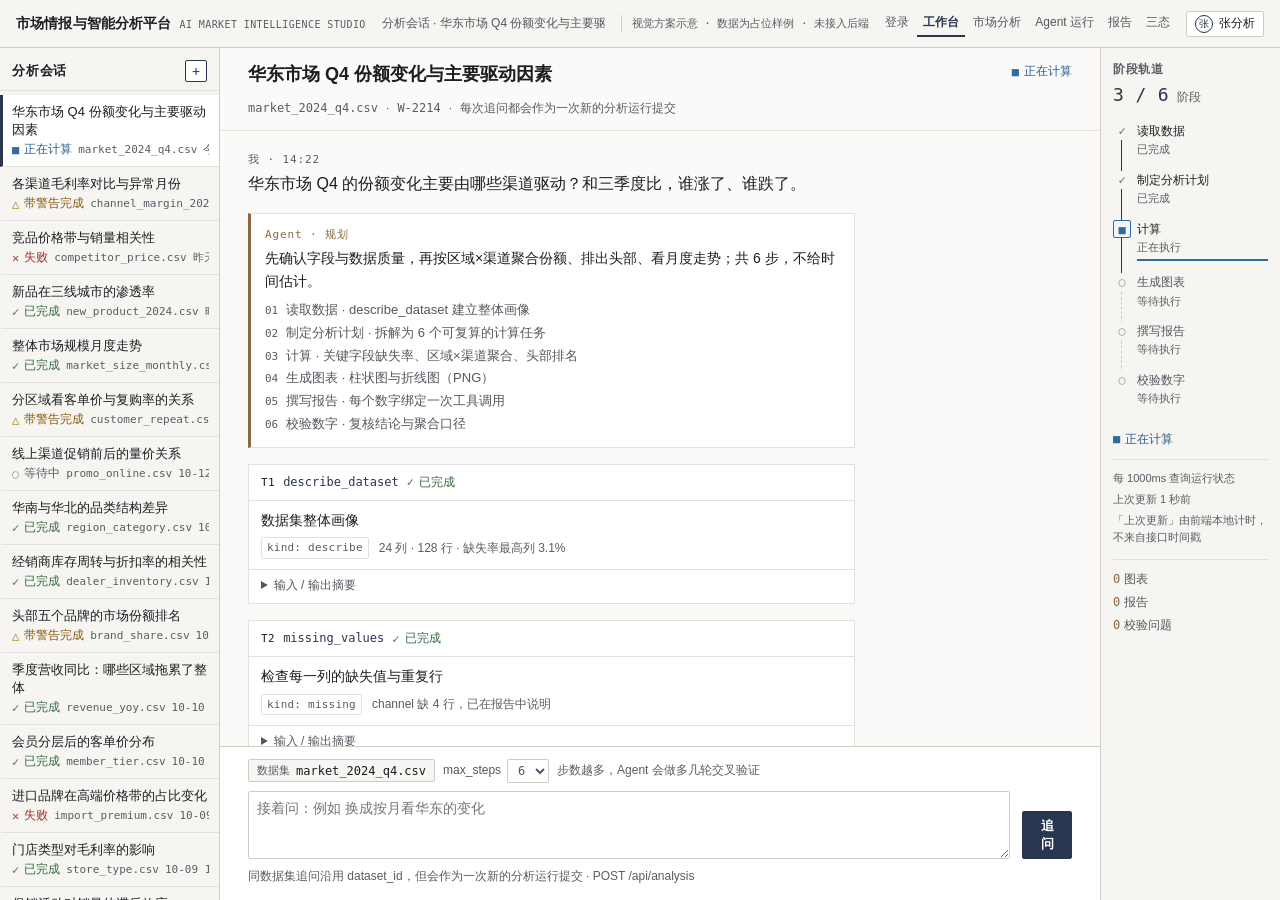
<file: design-options/option-02/index.html>
<!DOCTYPE html>
<html lang="zh-CN">
<head>
<meta charset="utf-8">
<meta name="viewport" content="width=device-width, initial-scale=1">
<title>方案 02 · AI 原生智能体工作台</title>
<style>
/* 设计底座（方案 02 的坐标 → 界面语言）
1. 立场：分析是"和一组 Agent 协作"，不是"填一张表单"。因此没有侧栏菜单，界面的组织单位是"一次分析会话"：
   左 220px 会话列表 / 中 可继续的指令流 / 右 180px 运行轨道 rail，三栏靠 1px 墨线而非投影分层（纸感）。
2. 与 06（顶部导航 + 页内 Tab）、09（泳道队列 + 事件流）的区别写在 DOM 结构本身：本文件的同级容器是
   col-sessions / col-stream / col-rail，中栏永远是 <ol class="stream"> 的轮次序列。
3. 右轨只允许 step_index / total_steps 一个数字，不含阶段耗时、百分比、剩余时间（后端没有）。
4. 配色：暖白纸面 #F6F5F2 + 墨色文字 + 唯一主色墨蓝 #2A3550（交互）+ 唯一辅助色赭石 #8A6A3C（只出现在产出物与其引用链）。
   图表走中性冷灰阶 C1–C5，与状态色不互用。弱化文字统一到 #5A5C63（文档给的 #8A8C93 实测对比度约 3:1，不达标，此处从约束）。
5. 状态一律"色 + 形 + 字"三通道，并在 title 保留原始枚举值可查证；动效只服务状态推进，120–180ms。 */
:root{
  --bg:#F6F5F2;
  --stream-bg:#FBFAF8;
  --surface:#FFFFFF;
  --rule:#E3E1DB;
  --rule-strong:#CFCCC4;
  --ink:#1C1D21;
  --ink-2:#55575E;
  --ink-3:#5A5C63;
  --accent:#2A3550;
  --artifact:#8A6A3C;
  --st-pending-mark:#949AA2;
  --st-run:#2E6DA4;
  --st-ok:#3E7C4F;
  --st-warn-mark:#B07514;
  --st-warn-text:#8A5A0B;
  --st-fail:#B23B32;
  --st-skip-mark:#BBBFC6;
  --c1:#2F3742;--c2:#55616F;--c3:#7E8A97;--c4:#AAB4BF;--c5:#D2D9E0;
  --topbar-h:48px;--col-sessions:220px;--col-rail:180px;
  --dur-fast:120ms;--dur:160ms;--dur-slow:180ms;
  --font:-apple-system,"Segoe UI","Microsoft YaHei","PingFang SC",sans-serif;
  --mono:ui-monospace,"Cascadia Mono",Consolas,monospace;
}
*{box-sizing:border-box}
html,body{height:100%}
body{
  margin:0;background:var(--bg);color:var(--ink);
  font-family:var(--font);font-size:14px;line-height:1.6;
  -webkit-font-smoothing:antialiased;
}
button,input,select,textarea{font-family:inherit;font-size:inherit;color:inherit}
:focus{outline:2px solid var(--accent);outline-offset:2px}
:focus-visible{outline:2px solid var(--accent);outline-offset:2px}
h1,h2,h3,h4,p,ol,ul{margin:0;padding:0}
ol,ul{list-style:none}
.hidden{display:none !important}
.mono{font-family:var(--mono)}
.tag{
  font-family:var(--mono);font-size:11px;letter-spacing:.02em;color:var(--ink-3);
  border:1px solid var(--rule);border-radius:2px;padding:1px 5px;background:var(--surface);
}

/* ---------- 顶栏 ---------- */
.topbar{
  height:var(--topbar-h);display:flex;align-items:center;gap:16px;
  padding:0 16px;background:var(--bg);border-bottom:1px solid var(--rule-strong);
  position:relative;z-index:30;
}
.brand{display:flex;align-items:baseline;gap:8px;flex:0 0 auto}
.brand b{font-size:14px;font-weight:600;letter-spacing:.01em}
.brand span{font-family:var(--mono);font-size:10px;color:var(--ink-3);letter-spacing:.04em}
.topbar-context{
  flex:1 1 auto;min-width:0;display:flex;align-items:center;gap:8px;
  font-size:12px;color:var(--ink-2);overflow:hidden;white-space:nowrap;text-overflow:ellipsis;
}
.topbar-context .sep{color:var(--rule-strong)}
.topbar-right{display:flex;align-items:center;gap:10px;flex:0 0 auto}
.disclaim{
  font-family:var(--mono);font-size:11px;color:var(--ink-3);
  border-left:1px solid var(--rule-strong);padding-left:10px;white-space:nowrap;
}
.vswitch{display:flex;align-items:center;gap:2px}
.vswitch button{
  background:none;border:0;border-bottom:2px solid transparent;padding:4px 6px;
  font-size:12px;color:var(--ink-2);cursor:pointer;border-radius:2px 2px 0 0;
}
.vswitch button:hover{border-bottom-color:var(--rule-strong)}
.vswitch button[aria-current="true"]{color:var(--accent);border-bottom-color:var(--accent);font-weight:600}
.session-toggle{
  display:none;background:var(--surface);border:1px solid var(--rule-strong);
  border-radius:2px;padding:3px 8px;font-size:12px;cursor:pointer;
}
.account{position:relative}
.account-btn{
  display:flex;align-items:center;gap:6px;background:var(--surface);border:1px solid var(--rule-strong);
  border-radius:2px;padding:3px 8px;font-size:12px;cursor:pointer;
}
.account-btn .initial{
  width:18px;height:18px;border:1px solid var(--accent);border-radius:50%;
  display:grid;place-items:center;font-family:var(--mono);font-size:10px;color:var(--accent);
}
.popover{
  position:absolute;right:0;top:calc(100% + 8px);width:320px;background:var(--surface);
  border:1px solid var(--rule-strong);border-radius:3px;padding:12px;
  opacity:0;transform:translateY(-4px);pointer-events:none;transition:opacity var(--dur-fast) linear,transform var(--dur-fast) linear;
}
.popover[data-open="true"]{opacity:1;transform:translateY(0);pointer-events:auto}
.popover h4{font-size:12px;color:var(--ink-3);font-weight:600;letter-spacing:.04em;margin-bottom:6px}
.popover .row{display:flex;justify-content:space-between;gap:8px;font-size:12px;padding:3px 0}
.popover .row span:last-child{color:var(--ink-2)}
.popover hr{border:0;border-top:1px solid var(--rule);margin:10px 0}
.field{display:grid;gap:3px;margin-bottom:8px}
.field label{font-size:12px;color:var(--ink-2)}
input[type="text"],input[type="password"],input[type="search"],textarea,select{
  background:var(--surface);border:1px solid var(--rule-strong);border-radius:2px;padding:6px 8px;width:100%;
}
textarea{resize:vertical;min-height:68px;line-height:1.55}
.btn{
  background:var(--surface);border:1px solid var(--rule-strong);border-radius:2px;
  padding:5px 12px;font-size:13px;cursor:pointer;
}
.btn:hover{border-color:var(--accent)}
.btn--primary{background:var(--accent);border-color:var(--accent);color:#FFFFFF;font-weight:600}
.btn--primary:hover{background:#222B42}
.btn--quiet{border-color:transparent;background:none;color:var(--accent);text-decoration:underline;padding:2px 4px}
.btn[disabled]{cursor:not-allowed;background:var(--rule);border-color:var(--rule-strong);color:var(--ink-3);font-weight:400}
.btn[disabled]:hover{border-color:var(--rule-strong)}
.hint{font-size:12px;color:var(--ink-3)}
.hint--stop{color:var(--st-fail)}

/* ---------- 三栏骨架 ---------- */
.shell{
  display:grid;grid-template-columns:var(--col-sessions) minmax(0,1fr) var(--col-rail);
  height:calc(100vh - var(--topbar-h));
}
.col-sessions,.col-rail{background:var(--bg);overflow:auto}
.col-sessions{border-right:1px solid var(--rule-strong);padding:12px 0 0}
.col-rail{border-left:1px solid var(--rule-strong);padding:12px 12px 20px}
.col-stream{background:var(--stream-bg);display:flex;flex-direction:column;min-width:0;overflow:hidden}

/* ---------- 左：分析会话 ---------- */
.sessions-head{display:flex;align-items:center;justify-content:space-between;padding:0 12px 8px;border-bottom:1px solid var(--rule)}
.sessions-head h2{font-size:13px;font-weight:600;letter-spacing:.06em}
.sessions-head button{
  width:22px;height:22px;line-height:1;border:1px solid var(--accent);background:var(--surface);
  color:var(--accent);border-radius:2px;cursor:pointer;font-size:14px;
}
.sessions-head button:hover{background:var(--accent);color:#FFFFFF}
#sessionList{padding:4px 0 8px}
.session-item{
  width:100%;text-align:left;background:none;border:0;border-left:3px solid transparent;
  padding:8px 10px 8px 9px;cursor:pointer;display:grid;gap:2px;
  border-bottom:1px solid var(--rule);transition:background var(--dur-fast) linear;
}
.session-item:hover{background:var(--surface)}
.session-item[aria-current="true"]{border-left-color:var(--accent);background:var(--surface)}
.session-item .q{font-size:13px;color:var(--ink);display:-webkit-box;-webkit-line-clamp:2;-webkit-box-orient:vertical;overflow:hidden}
.session-item .meta{font-size:11px;color:var(--ink-3);display:flex;gap:6px;align-items:center;white-space:nowrap;overflow:hidden;text-overflow:ellipsis}
.sessions-foot{padding:8px 12px 14px;display:grid;gap:6px;font-size:11px;color:var(--ink-3)}
.pager{display:flex;gap:6px;align-items:center}
.pager button{
  flex:1;background:var(--surface);border:1px solid var(--rule-strong);border-radius:2px;
  padding:3px 0;font-size:12px;cursor:pointer;color:var(--ink-2);
}
.pager button:hover:not([disabled]){border-color:var(--accent);color:var(--accent)}
.pager button[disabled]{color:var(--st-skip-mark);cursor:default}
.new-analysis{display:block;width:100%;font-size:12px;padding:4px 0}

/* ---------- 中：指令流 ---------- */
.pane{display:flex;flex-direction:column;min-height:0;flex:1}
.session-title{
  padding:14px 28px 12px;border-bottom:1px solid var(--rule);background:var(--stream-bg);
  display:flex;align-items:flex-start;gap:12px;flex-wrap:wrap;
}
.session-title h1{font-size:18px;font-weight:600;line-height:1.4;flex:1 1 24ch;min-width:0}
.session-title .sub{font-size:12px;color:var(--ink-3);flex-basis:100%;display:flex;gap:8px;align-items:center;flex-wrap:wrap}
.stream{
  flex:1 1 auto;overflow:auto;padding:20px 28px 24px;
  display:grid;gap:16px;align-content:start;
}
.stream>*{max-width:78ch}
.turn{animation:turn-in var(--dur-slow) ease-out both}
.turn--user .who{font-size:11px;letter-spacing:.08em;color:var(--ink-3);font-family:var(--mono)}
.turn--user .body{font-size:16px;color:var(--ink);margin-top:2px}
.turn--system .body{font-size:13px;color:var(--ink-2);border-left:3px solid var(--rule-strong);padding-left:10px}
.turn--agent{background:var(--surface);border:1px solid var(--rule);border-left:3px solid var(--artifact);padding:12px 14px}
.turn--agent .who{font-size:11px;letter-spacing:.08em;color:var(--artifact);font-family:var(--mono);margin-bottom:4px}
.turn--agent p{font-size:14px}
.turn--error{background:var(--surface);border:1px solid var(--rule);border-left:3px solid var(--st-fail);padding:12px 14px}
.turn--error .who{font-size:11px;letter-spacing:.08em;color:var(--st-fail);font-family:var(--mono);margin-bottom:4px}
.plan-list{margin-top:8px;display:grid;gap:2px;counter-reset:p}
.plan-list li{font-size:13px;color:var(--ink-2);display:flex;gap:8px}
.plan-list li::before{counter-increment:p;content:counter(p,decimal-leading-zero);font-family:var(--mono);font-size:11px;color:var(--ink-3);padding-top:2px}
.receipt{background:var(--surface);border:1px dashed var(--rule-strong);padding:10px 12px;display:grid;gap:4px}
.receipt .kv{font-size:12px;color:var(--ink-2);display:flex;gap:6px;flex-wrap:wrap}
.receipt .kv b{font-family:var(--mono);font-weight:400;color:var(--ink)}

/* 任务卡（数据主角） */
.task-card{background:var(--surface);border:1px solid var(--rule);transition:background-color var(--dur) linear}
.task-card.is-changed{background:var(--stream-bg)}
.task-card header{display:flex;align-items:center;gap:8px;padding:8px 12px;border-bottom:1px solid var(--rule)}
.task-card .tid{font-family:var(--mono);font-size:11px;color:var(--ink);letter-spacing:.04em}
.task-card .tool{font-family:var(--mono);font-size:12px;color:var(--accent)}
.task-card .title{padding:8px 12px 6px;font-size:14px}
.task-card .foot{padding:0 12px 10px;display:flex;gap:10px;align-items:center;flex-wrap:wrap;font-size:12px;color:var(--ink-3)}
.task-io{border-top:1px solid var(--rule);padding:6px 12px 8px}
.task-io summary{font-size:12px;color:var(--ink-2);cursor:pointer}
.task-io p{font-size:12px;color:var(--ink-2);font-family:var(--mono);margin-top:4px;word-break:break-all}
.err-text{
  font-family:var(--mono);font-size:12px;color:var(--st-fail);background:var(--stream-bg);
  border:1px solid var(--rule);padding:6px 8px;margin:0 12px 10px;
}

/* 状态编码：色 + 形 + 字 */
.status{display:inline-flex;align-items:center;gap:5px;font-size:12px;white-space:nowrap}
.status .glyph{font-family:var(--mono);font-size:12px;line-height:1}
.status--pending{color:var(--ink-3)}
.status--pending .glyph{color:var(--st-pending-mark)}
.status--run{color:#265C8A}
.status--run .glyph{color:var(--st-run)}
.status--ok{color:#33683F}
.status--ok .glyph{color:var(--st-ok)}
.status--warn{color:var(--st-warn-text)}
.status--warn .glyph{color:var(--st-warn-mark)}
.status--fail{color:#9E332B}
.status--fail .glyph{color:var(--st-fail)}
.status--skip{color:#5F636A}
.status--skip .glyph{color:var(--st-skip-mark)}

/* 产出物 */
.artifact-block{display:grid;gap:10px}
.chart-frame{background:var(--surface);border:1px solid var(--rule);padding:10px 12px 8px}
.chart-frame .head{display:flex;align-items:center;gap:8px;margin-bottom:6px}
.chart-frame .head .label{
  font-family:var(--mono);font-size:11px;color:var(--artifact);border:1px solid var(--artifact);
  padding:0 4px;border-radius:2px;
}
.chart-frame .head .name{font-size:13px}
.chart-frame svg{display:block;width:100%;height:auto}
.chart-frame--compact svg{width:340px;max-width:100%}
.chart-frame .src{font-family:var(--mono);font-size:11px;color:var(--ink-3);margin-top:6px;word-break:break-all}
.report-card{background:var(--surface);border:1px solid var(--rule);border-left:3px solid var(--artifact);padding:12px}
.report-card .mark{font-family:var(--mono);font-size:11px;color:var(--artifact);letter-spacing:.06em}
.report-card h3{font-size:16px;font-weight:600;margin:4px 0}
.report-card p{font-size:13px;color:var(--ink-2)}
.report-card .acts{margin-top:8px}

/* composer */
.composer{
  flex:0 0 auto;border-top:1px solid var(--rule-strong);background:var(--surface);
  padding:12px 28px 14px;display:grid;gap:8px;
}
.composer .row1{display:flex;align-items:center;gap:8px;flex-wrap:wrap}
.chip{
  display:inline-flex;align-items:center;gap:6px;background:var(--bg);border:1px solid var(--rule-strong);
  border-radius:2px;padding:3px 8px;font-size:12px;cursor:pointer;
}
.chip:hover{border-color:var(--accent)}
.chip .k{color:var(--ink-3);font-family:var(--mono);font-size:11px}
.chip .v{font-family:var(--mono)}
.steps-ctl{display:inline-flex;align-items:center;gap:6px;font-size:12px;color:var(--ink-2)}
.steps-ctl select{width:auto;padding:3px 6px;font-family:var(--mono)}
.counter{font-family:var(--mono);font-size:11px;color:var(--ink-3);margin-left:auto}
.counter.bad{color:var(--st-fail)}
.composer .row2{display:flex;align-items:flex-end;gap:12px}
.composer .row2 textarea{flex:1 1 auto}
.dataset-panel{
  position:absolute;left:var(--col-sessions);bottom:0;width:min(520px,calc(100% - var(--col-sessions) - var(--col-rail) - 32px));
  background:var(--surface);border:1px solid var(--rule-strong);border-bottom:0;
  padding:12px 14px;display:grid;gap:8px;z-index:20;
  opacity:0;transform:translateY(4px);pointer-events:none;transition:opacity var(--dur-fast) linear,transform var(--dur-fast) linear;
}
.dataset-panel[data-open="true"]{opacity:1;transform:translateY(0);pointer-events:auto}
.dataset-panel .head{display:flex;align-items:center;gap:8px;justify-content:space-between}
.dataset-panel .head h3{font-size:13px;font-weight:600}
.dataset-panel .tools{display:flex;gap:8px;align-items:center;flex-wrap:wrap}
.dataset-panel .tools input[type="search"]{width:200px}
.dataset-panel .tools select{width:auto;padding:4px 6px}
#datasetRows{max-height:190px;overflow:auto;border:1px solid var(--rule)}
.dataset-row{display:grid;grid-template-columns:minmax(0,1fr) auto;gap:8px;align-items:center;padding:6px 8px;border-bottom:1px solid var(--rule);font-size:12px}
.dataset-row:last-child{border-bottom:0}
.dataset-row .f{font-family:var(--mono);color:var(--ink);overflow:hidden;text-overflow:ellipsis;white-space:nowrap}
.dataset-row .m{color:var(--ink-3);font-family:var(--mono)}
.dataset-panel .close{background:none;border:0;color:var(--ink-2);cursor:pointer;font-size:12px;text-decoration:underline}

/* ---------- 右：运行轨道 ---------- */
.rail h2{font-size:12px;letter-spacing:.06em;color:var(--ink-3);font-weight:600}
.rail .count{font-family:var(--mono);font-size:18px;color:var(--accent);margin:2px 0 12px;letter-spacing:.02em}
.rail .count small{font-size:12px;color:var(--ink-3)}
.rail-nodes{display:flex;flex-direction:column;gap:0}
.rail-node{position:relative;display:grid;grid-template-columns:18px minmax(0,1fr);gap:6px;padding:0 0 12px}
.rail-node::before{
  content:"";position:absolute;left:8px;top:14px;bottom:-2px;width:1px;
  background:var(--rule-strong);
}
.rail-node:last-child::before{display:none}
.rail-node.is-waiting::before{background:none;border-left:1px dashed var(--rule-strong)}
.rail-node.is-active::before,.rail-node.is-done::before{background:var(--accent)}
.rail-node.is-failed::before{background:var(--st-fail)}
.rail-node.is-skipped::before{background:none;border-left:1px dashed var(--st-skip-mark)}
.rail-node .g{
  width:18px;height:18px;display:grid;place-items:center;font-family:var(--mono);font-size:12px;
  background:var(--bg);z-index:1;
}
.rail-node.is-done .g{color:var(--st-ok)}
.rail-node.is-active .g{color:var(--st-run);border:1px solid var(--st-run);border-radius:2px}
.rail-node.is-waiting .g{color:var(--st-pending-mark)}
.rail-node.is-failed .g{color:var(--st-fail)}
.rail-node.is-skipped .g{color:var(--st-skip-mark)}
.rail-node .n{font-size:12px;color:var(--ink)}
.rail-node.is-skipped .n,.rail-node.is-waiting .n{color:var(--ink-2)}
.rail-node .s{font-size:11px;color:var(--ink-3);font-family:var(--mono)}
.scan{height:2px;background:var(--st-run);margin-top:3px;animation:scan 1.8s linear infinite}
.rail .poll{margin-top:10px;padding-top:10px;border-top:1px solid var(--rule);display:grid;gap:3px;font-size:11px;color:var(--ink-3)}
.rail .artifacts{margin-top:12px;padding-top:10px;border-top:1px solid var(--rule);display:grid;gap:4px;font-size:12px;color:var(--ink-2)}
.rail .artifacts b{font-family:var(--mono);color:var(--artifact);font-weight:400;margin-right:4px}
.rail .workflow-status{margin-top:10px;font-size:12px}

/* ---------- 报告 ---------- */
.report-body{display:grid;gap:18px}
.report-meta{font-size:12px;color:var(--ink-3);display:flex;gap:10px;flex-wrap:wrap;font-family:var(--mono)}
.report-title{font-size:22px;font-weight:600;line-height:1.35;max-width:72ch}
.report-summary{font-size:18px;line-height:1.65;max-width:72ch}
.report-section{max-width:72ch}
.report-section h3{font-size:15px;font-weight:600;display:flex;align-items:center;gap:8px;margin-bottom:6px}
.report-section h3 .no{font-family:var(--mono);font-size:12px;color:var(--ink-3);font-weight:400}
.report-section p{font-size:14px;color:var(--ink)}
.dq{border-left:3px solid var(--artifact);padding-left:10px;font-size:13px;color:var(--ink-2);margin-top:8px}
.cite{
  font-family:var(--mono);font-size:11px;color:var(--artifact);background:none;border:0;
  padding:0 1px;cursor:pointer;vertical-align:super;
}
.cite:hover{text-decoration:underline}
.error-rule{border-top:1px solid var(--st-fail);margin:6px 0 0}
.sources{display:grid;gap:0;border:1px solid var(--rule);background:var(--surface)}
.sources h3{font-size:13px;padding:8px 12px;border-bottom:1px solid var(--rule);color:var(--ink-3);letter-spacing:.06em}
.source-row{
  padding:8px 12px;border-bottom:1px solid var(--rule);border-left:2px solid transparent;
  font-size:12px;color:var(--ink-2);display:grid;gap:2px;
}
.source-row:last-child{border-bottom:0}
.source-row .id{font-family:var(--mono);color:var(--artifact)}
.source-row.active{border-left-width:3px;border-left-color:var(--artifact);background:var(--stream-bg);transition:border-left-width var(--dur-fast) linear,background-color var(--dur) linear}
.validation{display:grid;gap:0;border:1px solid var(--rule);background:var(--surface)}
.validation h3{font-size:13px;padding:8px 12px;border-bottom:1px solid var(--rule);display:flex;gap:8px;align-items:center}
.v-row{padding:8px 12px;border-bottom:1px solid var(--rule);font-size:13px;display:grid;grid-template-columns:120px minmax(0,1fr);gap:10px}
.v-row:last-child{border-bottom:0}
.v-row .sev{display:inline-flex;gap:5px;align-items:center;font-size:12px}
.v-row.err .sev{color:var(--st-fail)}
.v-row.warn .sev{color:var(--st-warn-text)}
.v-row.info .sev{color:#265C8A}

/* ---------- 表格 ---------- */
table{border-collapse:collapse;width:100%;background:var(--surface);font-size:13px}
th,td{text-align:left;padding:6px 10px;border-bottom:1px solid var(--rule)}
thead th{font-size:11px;letter-spacing:.06em;color:var(--ink-3);font-weight:600;border-bottom:1px solid var(--rule-strong)}
td.num{font-family:var(--mono)}
caption{caption-side:bottom;font-size:11px;color:var(--ink-3);padding-top:6px;text-align:left}

/* ---------- 三态 ---------- */
.state-grid{display:grid;grid-template-columns:repeat(auto-fit,minmax(260px,1fr));gap:14px}
.state-cell{background:var(--surface);border:1px solid var(--rule);padding:14px;display:grid;gap:8px}
.state-cell h3{font-size:13px;font-weight:600;color:var(--ink-3);letter-spacing:.04em}
.empty{padding:22px 14px;text-align:center;border:1px dashed var(--rule-strong);background:var(--stream-bg)}
.empty .glyph{font-family:var(--mono);font-size:20px;color:var(--ink-3)}
.empty p{font-size:13px;color:var(--ink-2)}
.empty .acts{display:flex;justify-content:center;gap:8px;margin-top:8px}
.skeleton{display:grid;gap:8px}
.skeleton i{display:block;height:12px;background:var(--rule);border-radius:2px;animation:pulse 1.2s ease-in-out infinite alternate}
.skeleton i:nth-child(2){width:70%}
.skeleton i:nth-child(3){width:45%}
.errbox{border:1px solid var(--st-fail);border-left-width:3px;padding:10px 12px;display:grid;gap:6px;background:var(--surface)}
.errbox .code{font-family:var(--mono);font-size:11px;color:var(--st-fail)}
.errbox p{font-size:13px;color:var(--ink-2)}

/* ---------- 登录 ---------- */
.login-stage{min-height:calc(100vh - var(--topbar-h));display:grid;place-items:center;padding:40px 20px}
.letter{
  width:420px;max-width:100%;background:var(--surface);border:1px solid var(--rule-strong);
  padding:26px 26px 20px;position:relative;
}
.letter::before{content:"";position:absolute;left:-1px;top:-1px;width:34px;height:3px;background:var(--accent)}
.letter h1{font-size:22px;font-weight:600;margin-bottom:4px}
.letter .lead{font-size:13px;color:var(--ink-2);margin-bottom:18px}
.letter .vp{font-size:18px;color:var(--ink);margin-bottom:18px;line-height:1.5}
.bootstrap-flag{position:absolute;right:14px;top:14px;font-family:var(--mono);font-size:11px;color:var(--ink-3);border:1px solid var(--rule);padding:1px 5px}
.form-err{border-left:3px solid var(--st-fail);background:var(--stream-bg);padding:6px 10px;font-size:13px;color:var(--st-fail);margin-bottom:10px}
.health{margin-top:16px;padding-top:12px;border-top:1px solid var(--rule);display:flex;gap:12px;flex-wrap:wrap;font-size:11px;color:var(--ink-3);font-family:var(--mono)}
.health b{font-weight:400;color:var(--ink-2)}
.proto-strip{margin-top:14px;display:flex;gap:6px;align-items:center;flex-wrap:wrap}
.proto-strip span{font-size:11px;color:var(--ink-3)}
.proto-strip button{font-size:11px;padding:2px 7px;background:var(--surface);border:1px solid var(--rule);border-radius:2px;cursor:pointer;color:var(--ink-2)}
.proto-strip button[aria-pressed="true"]{border-color:var(--accent);color:var(--accent)}
.facet{display:flex;gap:2px;border:1px solid var(--rule-strong);background:var(--surface);padding:2px;border-radius:2px;width:max-content}
.facet button{background:none;border:0;padding:3px 10px;font-size:12px;cursor:pointer;color:var(--ink-2);border-radius:2px}
.facet button[aria-pressed="true"]{background:var(--accent);color:#FFFFFF}
.overlay-close{display:none}

@keyframes turn-in{from{opacity:0;transform:translateY(6px)}to{opacity:1;transform:translateY(0)}}
@keyframes scan{0%{transform:translateX(0);opacity:.25}50%{opacity:1}100%{transform:translateX(100%);opacity:.25}}
@keyframes pulse{from{opacity:.55}to{opacity:.9}}
@media (prefers-reduced-motion: reduce){
  .turn,.scan,.skeleton i{animation:none}
  .popover,.dataset-panel,.task-card,.session-item{transition:none}
}

@media (max-width:1200px){
  .stream>*,.report-body>*,.composer .row2 textarea{max-width:68ch}
}
@media (max-width:860px){
  .topbar{height:auto;min-height:var(--topbar-h);flex-wrap:wrap;row-gap:2px;padding:6px 12px;gap:10px}
  .disclaim{font-size:10px;border-left:0;padding-left:0;flex:1 1 100%;order:5}
  .shell{grid-template-columns:minmax(0,1fr);height:auto;min-height:calc(100vh - var(--topbar-h))}
  .col-rail{grid-row:1;border-left:0;border-bottom:1px solid var(--rule-strong);padding:10px 16px}
  .col-stream{grid-row:2;overflow:visible}
  .pane{min-height:0}
  .stream{overflow:visible}
  .rail-nodes{flex-direction:row;gap:10px;overflow-x:auto;padding-bottom:4px}
  .rail-node{flex:0 0 auto;padding:0;grid-template-columns:auto}
  .rail-node::before{display:none}
  .rail-node .n{font-size:11px}
  .rail-node .s{font-size:10px}
  .col-sessions{
    position:fixed;left:0;top:0;bottom:0;width:var(--col-sessions);z-index:40;
    border-right:1px solid var(--rule-strong);
  }
  .col-sessions[aria-hidden="true"]{display:none}
  .overlay-close{display:inline-block;background:none;border:0;color:var(--ink-2);font-size:12px;cursor:pointer;text-decoration:underline}
  .session-toggle{display:inline-flex}
  .brand span{display:none}
  .topbar-context{display:none}
  .vswitch{overflow-x:auto;flex:1 1 0;min-width:0}
  .vswitch button{white-space:nowrap}
  .topbar-right{flex:1 1 100%;flex-wrap:wrap;justify-content:flex-end;gap:8px}
  .account-btn{white-space:nowrap}
  .account{order:1}
  .stream,.composer,.session-title{padding-left:16px;padding-right:16px}
  .composer .row2{flex-wrap:wrap}
  .composer .row2 .btn{white-space:nowrap}
  .dataset-panel{left:0;width:100%;border-left:0;border-right:0}
  .stackable thead{display:none}
  .stackable tr{display:grid;gap:2px;padding:8px 10px;border-bottom:1px solid var(--rule)}
  .stackable th,.stackable td{display:block;border:0;padding:0;width:auto}
  .stackable thead th{position:absolute;left:-9999px}
  .stackable td::before{content:attr(data-label);display:block;font-size:11px;color:var(--ink-3);letter-spacing:.04em}
  td.num{font-family:var(--mono)}
  .v-row{grid-template-columns:minmax(0,1fr)}
  .chart-frame--compact svg{width:320px}
}
</style>
</head>
<body>

<header class="topbar">
  <div class="brand">
    <b>市场情报与智能分析平台</b>
    <span>AI MARKET INTELLIGENCE STUDIO</span>
  </div>
  <button type="button" class="session-toggle" id="btnSessions" aria-controls="colSessions" aria-expanded="false">会话</button>
  <div class="topbar-context" id="topContext">
    <span id="ctxSession">分析会话 · 华东市场 Q4 份额变化与主要驱动因素</span>
    <span class="sep">|</span>
    <span class="mono" id="ctxDataset">market_2024_q4.csv</span>
    <span class="sep">|</span>
    <span class="mono" id="ctxWorkflow">W-2214</span>
  </div>
  <div class="topbar-right">
    <p class="disclaim">视觉方案示意 · 数据为占位样例 · 未接入后端</p>
    <nav class="vswitch" aria-label="原型视图切换">
      <button type="button" data-view="login">登录</button>
      <button type="button" data-view="workbench">工作台</button>
      <button type="button" data-view="analysis">市场分析</button>
      <button type="button" data-view="runs">Agent 运行</button>
      <button type="button" data-view="report">报告</button>
      <button type="button" data-view="states">三态</button>
    </nav>
    <div class="account">
      <button type="button" class="account-btn" id="btnAccount" aria-expanded="false" aria-haspopup="true">
        <span class="initial" aria-hidden="true">张</span><span>张分析</span>
      </button>
      <div class="popover" id="accountPop" data-open="false" role="dialog" aria-label="账户">
        <h4>当前账号</h4>
        <div class="row"><span>用户名</span><span class="mono">zhang.analyst</span></div>
        <div class="row"><span>会话有效期</span><span>8 小时</span></div>
        <hr>
        <h4>登录设备（GET /api/auth/sessions）</h4>
        <div class="row"><span>Windows · 上海</span><span class="mono">2 小时前</span></div>
        <div class="row"><span>macOS · 北京</span><span class="mono">10-14 09:12</span></div>
        <hr>
        <h4>修改密码（POST /api/auth/password）</h4>
        <form id="pwdForm" novalidate>
          <div class="field"><label for="pwdOld">当前密码</label><input type="password" id="pwdOld" autocomplete="current-password"></div>
          <div class="field"><label for="pwdNew">新密码</label><input type="password" id="pwdNew" autocomplete="new-password"></div>
          <button type="submit" class="btn btn--primary">提交修改</button>
        </form>
        <hr>
        <button type="button" class="btn btn--quiet" id="btnLogout">退出登录</button>
      </div>
    </div>
  </div>
</header>

<!-- ============================ 视图 1：登录 ============================ -->
<div class="login-stage" id="viewLogin">
  <form class="letter" id="loginForm" novalidate>
    <span class="bootstrap-flag" id="bootstrapFlag" hidden>needs_bootstrap</span>
    <h1 id="loginTitle">欢迎回来</h1>
    <p class="lead" id="loginLead">登录后回到上一次的会话，可以接着问。</p>
    <p class="vp">把市场数据变成可追溯的决策依据。</p>
    <p class="form-err hidden" id="loginErr">用户名或密码不正确</p>
    <div class="field">
      <label for="loginUser">用户名</label>
      <input type="text" id="loginUser" autocomplete="username" placeholder="zhang.analyst">
    </div>
    <div class="field">
      <label for="loginPwd">密码</label>
      <input type="password" id="loginPwd" autocomplete="current-password">
    </div>
    <div class="field hidden" id="confirmWrap">
      <label for="loginPwd2">确认密码</label>
      <input type="password" id="loginPwd2" autocomplete="new-password">
    </div>
    <button type="submit" class="btn btn--primary" id="loginSubmit" style="width:100%">登录</button>
    <p class="hint" id="loginHint" style="margin-top:8px">接口：POST /auth/login · 会话 Cookie <span class="mono">mis_session</span>（HttpOnly）</p>
    <div class="health" id="healthRow">
      <span>服务 <b>正常</b> <span class="mono">/api/health</span></span>
      <span>大模型 <b>已配置</b></span>
      <span>上传目录 <b>就绪</b></span>
      <span>已运行 <b id="uptimeText">3 小时 12 分</b></span>
    </div>
    <div class="proto-strip">
      <span>原型状态（非产品功能）</span>
      <button type="button" data-login-state="normal" aria-pressed="true">常规</button>
      <button type="button" data-login-state="bootstrap" aria-pressed="false">首次部署 needs_bootstrap</button>
      <button type="button" data-login-state="unauthorized" aria-pressed="false">401 统一文案</button>
      <button type="button" data-login-state="throttled" aria-pressed="false">429 Retry-After</button>
    </div>
  </form>
</div>

<!-- ============================ 三栏工作台骨架 ============================ -->
<div class="shell hidden" id="shell">

  <aside class="col-sessions" id="colSessions" aria-label="分析会话列表">
    <div class="sessions-head">
      <h2>分析会话</h2>
      <button type="button" id="btnNewSession" aria-label="发起新分析（进入空会话）" title="发起新分析">+</button>
    </div>
    <ul id="sessionList"></ul>
    <div class="sessions-foot">
      <button type="button" class="btn new-analysis" id="btnNewAnalysis">发起新分析</button>
      <div class="pager">
        <button type="button" id="btnPrevPage" aria-label="上一页会话">‹ 上一页</button>
        <button type="button" id="btnNextPage" aria-label="下一页会话">下一页 ›</button>
      </div>
      <span id="pagerText" class="mono">第 1–20 条，共 47 条</span>
    </div>
  </aside>

  <div class="col-stream" style="position:relative">

    <!-- 视图 2：工作台 -->
    <section class="pane" id="paneWorkbench" data-pane="workbench">
      <div class="session-title">
        <h1 id="wbSessionTitle">华东市场 Q4 份额变化与主要驱动因素</h1>
        <span class="status status--run" title="EXECUTING" id="wbSessionStatus"><span class="glyph" aria-hidden="true">■</span>正在计算</span>
        <p class="sub">
          <span class="mono">market_2024_q4.csv</span><span class="sep">·</span>
          <span class="mono">W-2214</span><span class="sep">·</span>
          <span>每次追问都会作为一次新的分析运行提交</span>
        </p>
      </div>
      <ol class="stream" id="wbStream">
        <li class="turn turn--user">
          <p class="who">我 · 14:22</p>
          <p class="body">华东市场 Q4 的份额变化主要由哪些渠道驱动？和三季度比，谁涨了、谁跌了。</p>
        </li>
        <li class="turn turn--agent">
          <p class="who">Agent · 规划</p>
          <p>先确认字段与数据质量，再按区域×渠道聚合份额、排出头部、看月度走势；共 6 步，不给时间估计。</p>
          <ol class="plan-list">
            <li>读取数据 · describe_dataset 建立整体画像</li>
            <li>制定分析计划 · 拆解为 6 个可复算的计算任务</li>
            <li>计算 · 关键字段缺失率、区域×渠道聚合、头部排名</li>
            <li>生成图表 · 柱状图与折线图（PNG）</li>
            <li>撰写报告 · 每个数字绑定一次工具调用</li>
            <li>校验数字 · 复核结论与聚合口径</li>
          </ol>
        </li>
        <li class="turn">
          <article class="task-card">
            <header>
              <span class="tid">T1</span><span class="tool">describe_dataset</span>
              <span class="status status--ok" title="SUCCESS"><span class="glyph" aria-hidden="true">✓</span>已完成</span>
            </header>
            <p class="title">数据集整体画像</p>
            <p class="foot"><span class="tag">kind: describe</span><span>24 列 · 128 行 · 缺失率最高列 3.1%</span></p>
            <details class="task-io">
              <summary>输入 / 输出摘要</summary>
              <p>params: {} · rows: 128 · numeric: share_pct, revenue · 重复行 0</p>
            </details>
          </article>
        </li>
        <li class="turn">
          <article class="task-card">
            <header>
              <span class="tid">T2</span><span class="tool">missing_values</span>
              <span class="status status--ok" title="SUCCESS"><span class="glyph" aria-hidden="true">✓</span>已完成</span>
            </header>
            <p class="title">检查每一列的缺失值与重复行</p>
            <p class="foot"><span class="tag">kind: missing</span><span>channel 缺 4 行，已在报告中说明</span></p>
            <details class="task-io">
              <summary>输入 / 输出摘要</summary>
              <p>params: {"columns": ["region","channel","share_pct"]} · missing: channel=4/128</p>
            </details>
          </article>
        </li>
        <li class="turn">
          <article class="task-card">
            <header>
              <span class="tid">T3</span><span class="tool">group_aggregate</span>
              <span class="status status--run" title="RETRYING"><span class="glyph" aria-hidden="true">⇄</span>重试中</span>
            </header>
            <p class="title">按区域、渠道分组汇总 share_pct</p>
            <p class="foot"><span class="tag">kind: aggregate</span><span>128 行参与计算 · 首次读取超时，重试第 1 次</span></p>
            <details class="task-io">
              <summary>输入 / 输出摘要</summary>
              <p>params: {"group_by": ["region","channel"], "metric": "share_pct", "agg": "sum"}</p>
            </details>
          </article>
        </li>
        <li class="turn">
          <article class="task-card">
            <header>
              <span class="tid">T4</span><span class="tool">top_n</span>
              <span class="status status--pending" title="PENDING"><span class="glyph" aria-hidden="true">○</span>等待执行</span>
            </header>
            <p class="title">按 share_change_qoq 从大到小取前 5 行</p>
            <p class="foot"><span class="tag">kind: aggregate</span><span>依赖 T3</span></p>
          </article>
        </li>
        <li class="turn">
          <article class="task-card">
            <header>
              <span class="tid">T5</span><span class="tool">correlation</span>
              <span class="status status--pending" title="PENDING"><span class="glyph" aria-hidden="true">○</span>等待执行</span>
            </header>
            <p class="title">计算数值列两两之间的相关系数</p>
            <p class="foot"><span class="tag">kind: correlation</span><span>share_pct × price_index</span></p>
          </article>
        </li>
        <li class="turn">
          <article class="task-card">
            <header>
              <span class="tid">T6</span><span class="tool">time_series_summary</span>
              <span class="status status--pending" title="PENDING"><span class="glyph" aria-hidden="true">○</span>等待执行</span>
            </header>
            <p class="title">按月汇总 revenue 的走势</p>
            <p class="foot"><span class="tag">kind: trend</span><span>依赖 T3</span></p>
          </article>
        </li>
      </ol>
      <footer class="composer">
        <div class="row1">
          <button type="button" class="chip" id="wbDatasetChip" aria-expanded="false" aria-controls="datasetPanel">
            <span class="k">数据集</span><span class="v">market_2024_q4.csv</span>
          </button>
          <label class="steps-ctl" for="wbSteps">max_steps
            <select id="wbSteps"><option>1</option><option>2</option><option>3</option><option>4</option><option>5</option><option selected>6</option><option>7</option><option>8</option></select>
          </label>
          <span class="hint">步数越多，Agent 会做多几轮交叉验证</span>
        </div>
        <div class="row2">
          <label for="wbInput" class="hidden">继续提问</label>
          <textarea id="wbInput" placeholder="接着问：例如 换成按月看华东的变化"></textarea>
          <button type="button" class="btn btn--primary" id="wbAsk">追问</button>
        </div>
        <p class="hint">同数据集追问沿用 dataset_id，但会作为一次新的分析运行提交 · POST /api/analysis</p>
      </footer>
    </section>

    <!-- 视图 3：市场分析（完整路径） -->
    <section class="pane hidden" id="paneAnalysis" data-pane="analysis">
      <div class="session-title">
        <h1>发起一次分析</h1>
        <span class="status status--pending" title="PENDING" id="anStatusChip"><span class="glyph" aria-hidden="true">○</span>等待中</span>
        <p class="sub"><span>选数据集 → 写需求（2–500 字）→ 设 max_steps → 提交，返回 202 只代表已受理进入队列</span></p>
      </div>
      <ol class="stream" id="anStream">
        <li class="turn turn--system">
          <p class="body">空会话：还没提交任何运行。下方 composer 选好数据集并写下问题即可发起；提交后这条流会按 1000ms 轮询追加 Agent 的计划、任务卡与产出物。</p>
        </li>
      </ol>
      <footer class="composer">
        <div class="row1">
          <button type="button" class="chip" id="anDatasetChip" aria-expanded="false" aria-controls="datasetPanel">
            <span class="k">数据集</span><span class="v" id="anDatasetValue">未选择</span>
          </button>
          <label class="steps-ctl" for="anSteps">max_steps
            <select id="anSteps"><option>1</option><option>2</option><option>3</option><option>4</option><option>5</option><option selected>6</option><option>7</option><option>8</option></select>
          </label>
          <span class="counter" id="anCounter">0 / 500</span>
        </div>
        <div class="row2">
          <label for="anQuestion" class="hidden">分析需求</label>
          <textarea id="anQuestion" placeholder="例如：各渠道毛利率对比，重点看 9 月的异常月份"></textarea>
          <button type="button" class="btn btn--primary" id="anSubmit" disabled>发起分析</button>
        </div>
        <p class="hint" id="anSubmitHint">需要选择一个数据集，问题长度 2–500 字</p>
      </footer>
    </section>

    <!-- 视图 4：Agent 运行 -->
    <section class="pane hidden" id="paneRuns" data-pane="runs">
      <div class="session-title">
        <h1 id="runTitle">各渠道毛利率对比与异常月份</h1>
        <div class="facet" role="group" aria-label="切换查看的运行">
          <button type="button" data-run="warn" aria-pressed="true">W-2208 · 带警告完成</button>
          <button type="button" data-run="fail" aria-pressed="false">W-2211 · 执行失败</button>
        </div>
        <p class="sub"><span id="runSub" class="mono">channel_margin_2024.csv · 第 6 / 6 阶段</span></p>
      </div>
      <ol class="stream" id="runStream"></ol>
    </section>

    <!-- 视图 5：报告 -->
    <section class="pane hidden" id="paneReport" data-pane="report">
      <div class="session-title">
        <h1>报告</h1>
        <span class="status status--warn" title="SUCCESS_WITH_WARNINGS"><span class="glyph" aria-hidden="true">△</span>带警告完成</span>
        <p class="sub"><span class="mono">W-2208</span><span class="sep">·</span><span>报告是同一条指令流的终点产物，不另开文档站</span></p>
      </div>
      <div class="stream report-body">
        <h2 class="report-title">2024 Q4 渠道毛利率结构：线下渠道拖累整体，9 月出现单点异常</h2>
        <p class="report-meta">
          <span>生成时间 2026-10-13 16:20</span><span>数据截至 2024-12-31</span>
          <span>整条任务总耗时 4 分 12 秒</span><span>大模型撰写 llm_used=true</span>
        </p>
        <p class="report-summary">四季度整体毛利率 31.4%，环比下降 1.8 个百分点；下降几乎全部来自线下经销渠道（-4.2 个百分点），线上直营反而小幅改善。9 月的异常低值集中在两个区域，样本量偏小，结论按警告处理。</p>

        <section class="report-section">
          <h3><span class="no">01</span>毛利率的渠道结构<span class="status status--warn" title="SUCCESS_WITH_WARNINGS"><span class="glyph" aria-hidden="true">△</span>校验：0 错误 · 2 警告 · 1 提示</span></h3>
          <p>线下经销 Q4 毛利率 22.6%，显著低于四组均值 31.4%，与均值差 -8.8 个百分点<button class="cite" data-src="src-T1" aria-label="跳转到来源 T1">[T1]</button>；线上直营 38.1%，环比 +0.6 个百分点<button class="cite" data-src="src-T2" aria-label="跳转到来源 T2">[T2]</button>。收入占比前三的渠道贡献了毛利的 71.3%<button class="cite" data-src="src-T3" aria-label="跳转到来源 T3">[T3]</button>。</p>
          <p class="dq">数据质量说明：channel 字段有 4 行缺失，聚合时按"未知渠道"单独成组，未并入任何已知渠道。</p>
        </section>

        <figure class="chart-frame chart-frame--compact">
          <p class="head"><span class="label">pie 饼图</span><span class="name">Q4 毛利构成（按渠道）</span></p>
          <svg viewBox="0 0 300 150" role="img" aria-label="Q4 毛利构成饼图：线上直营 38%、线上经销 26%、线下直营 20%、线下经销与未知渠道 16%（占位样例）">
            <path d="M120 78 L120 30 A48 48 0 0 1 152.9 113 Z" fill="#2F3742"/>
            <path d="M120 78 L152.9 113 A48 48 0 0 1 83 108.6 Z" fill="#55616F"/>
            <path d="M120 78 L83 108.6 A48 48 0 0 1 88.4 40.9 Z" fill="#7E8A97"/>
            <path d="M120 78 L88.4 40.9 A48 48 0 0 1 120 30 Z" fill="#AAB4BF"/>
            <text x="182" y="42" font-size="10" fill="#5A5C63">线上直营 38%</text>
            <text x="182" y="60" font-size="10" fill="#5A5C63">线上经销 26%</text>
            <text x="182" y="78" font-size="10" fill="#5A5C63">线下直营 20%</text>
            <text x="182" y="96" font-size="10" fill="#5A5C63">线下经销+未知 16%</text>
          </svg>
          <figcaption class="src">真实接口：GET /api/workflows/W-2208/charts/margin_structure.png（PNG 位图）· 计算来自 T1</figcaption>
        </figure>

        <section class="report-section">
          <h3><span class="no">02</span>9 月异常与置信度</h3>
          <p>9 月毛利率降至 27.9%，为四季度最低<button class="cite" data-src="src-T4" aria-label="跳转到来源 T4">[T4]</button>；同月折扣率与毛利率呈中负相关（r = -0.41）<button class="cite" data-src="src-T5" aria-label="跳转到来源 T5">[T5]</button>。该月单渠道样本为 6 行，波动可能被小样本放大，因此校验给出警告而非结论。</p>
          <div class="error-rule hidden" id="reportErrorRule"></div>
        </section>

        <table class="stackable">
          <caption>分组结果来自 group_aggregate（T1）与 compare_groups（T2），数值为占位样例。</caption>
          <thead><tr><th scope="col">渠道</th><th scope="col">Q4 毛利率</th><th scope="col">与均值差</th><th scope="col">收入占比</th></tr></thead>
          <tbody>
            <tr><td data-label="渠道">线上直营</td><td class="num" data-label="Q4 毛利率">38.1%</td><td class="num" data-label="与均值差">+6.7</td><td class="num" data-label="收入占比">29%</td></tr>
            <tr><td data-label="渠道">线上经销</td><td class="num" data-label="Q4 毛利率">32.0%</td><td class="num" data-label="与均值差">+0.6</td><td class="num" data-label="收入占比">26%</td></tr>
            <tr><td data-label="渠道">线下直营</td><td class="num" data-label="Q4 毛利率">30.5%</td><td class="num" data-label="与均值差">-0.9</td><td class="num" data-label="收入占比">23%</td></tr>
            <tr><td data-label="渠道">线下经销</td><td class="num" data-label="Q4 毛利率">22.6%</td><td class="num" data-label="与均值差">-8.8</td><td class="num" data-label="收入占比">18%</td></tr>
            <tr><td data-label="渠道">未知渠道</td><td class="num" data-label="Q4 毛利率">28.4%</td><td class="num" data-label="与均值差">-3.0</td><td class="num" data-label="收入占比">4%</td></tr>
          </tbody>
        </table>

        <div class="sources">
          <h3>来源（citations）</h3>
          <ol id="sourceList">
            <li class="source-row" id="src-T1"><p><span class="id">T1</span> · <button type="button" class="btn btn--quiet tool-jump" data-task="T1">group_aggregate</button> · 按 channel 分组汇总 gross_margin · 数据集 channel_margin_2024.csv · 列 channel/gross_margin · 共 128 行参与计算</p></li>
            <li class="source-row" id="src-T2"><p><span class="id">T2</span> · <button type="button" class="btn btn--quiet tool-jump" data-task="T2">compare_groups</button> · 按 channel 分组比较 gross_margin · 列 channel/gross_margin/delta_to_mean</p></li>
            <li class="source-row" id="src-T3"><p><span class="id">T3</span> · <button type="button" class="btn btn--quiet tool-jump" data-task="T3">top_n</button> · 按 revenue 从大到小取前 3 行 · 阈值 71.3% 由返回行累加得出</p></li>
            <li class="source-row" id="src-T4"><p><span class="id">T4</span> · <button type="button" class="btn btn--quiet tool-jump" data-task="T4">time_series_summary</button> · 按月汇总 gross_margin · 列 period/gross_margin_avg</p></li>
            <li class="source-row" id="src-T5"><p><span class="id">T5</span> · <button type="button" class="btn btn--quiet tool-jump" data-task="T5">correlation</button> · 数值列两两相关系数 · discount_rate × gross_margin</p></li>
          </ol>
        </div>

        <div class="validation">
          <h3>校验结果 · <span class="status status--warn" title="SUCCESS_WITH_WARNINGS"><span class="glyph" aria-hidden="true">△</span>带警告完成</span></h3>
          <div class="v-row warn"><span class="sev"><span class="glyph" aria-hidden="true">△</span>warning</span><span>01 节「71.3%」：前 3 行累加基数与全量收入口径可能不一致，建议限定 same-period 复核（T3）。</span></div>
          <div class="v-row warn"><span class="sev"><span class="glyph" aria-hidden="true">△</span>warning</span><span>02 节「27.9%」：9 月该渠道仅 6 行样本，聚合值不稳定（T4）。</span></div>
          <div class="v-row info"><span class="sev"><span class="glyph" aria-hidden="true">i</span>info</span><span>01 节：r = -0.41 属中等强度相关，报告未使用因果表述（T5）。</span></div>
        </div>

        <p class="hint"><button type="button" class="btn btn--quiet" data-view-jump="workbench">回到这次会话继续问</button></p>
      </div>
    </section>

    <!-- 视图 6：空 / 加载 / 错误三态 -->
    <section class="pane hidden" id="paneStates" data-pane="states">
      <div class="session-title">
        <h1>空态 · 加载态 · 错误态</h1>
        <p class="sub"><span>空态区分三种成因，绝不把"读取失败"伪装成"还没有数据"</span></p>
      </div>
      <div class="stream">
        <div class="state-grid">
          <div class="state-cell">
            <h3>成因一 · 还没有数据</h3>
            <div class="empty">
              <p class="glyph" aria-hidden="true">○</p>
              <p>暂无数据集</p>
              <p class="hint">上传第一份市场数据（CSV / Excel），开始第一次分析</p>
              <div class="acts"><button type="button" class="btn btn--primary" id="btnEmptyUpload">上传数据集</button></div>
            </div>
            <p class="hint">接口：GET /api/datasets 返回空列表</p>
          </div>
          <div class="state-cell">
            <h3>成因二 · 筛选无结果</h3>
            <div class="empty">
              <p class="glyph" aria-hidden="true">—</p>
              <p>没有文件名包含「2025」的数据集</p>
              <p class="hint">换个关键词试试，或清空搜索条件 <span class="mono">q</span> 查看全部数据集</p>
              <div class="acts"><button type="button" class="btn" id="btnClearQ">清空搜索条件 q</button></div>
            </div>
            <p class="hint">接口：GET /api/datasets?q=2025 · q 为文件名子串，≤200 字</p>
          </div>
          <div class="state-cell">
            <h3>成因三 · 读取失败</h3>
            <div class="errbox">
              <p class="code">GET /api/datasets · 500 INTERNAL_ERROR</p>
              <p>数据集列表读取失败：服务暂时无法访问，已保留上一次的列表内容。</p>
              <div class="acts" style="display:flex;gap:8px"><button type="button" class="btn" data-view-jump="runs">查看失败运行的指令流形态</button></div>
            </div>
            <p class="hint">错误文字是后端 <span class="mono">error</span> 字段原文；界面不把它伪装成「暂无数据」，也不谎报已恢复。</p>
          </div>
          <div class="state-cell">
            <h3>加载态 · 骨架屏（轮询期间不闪烁）</h3>
            <div class="skeleton" role="status" aria-live="polite">
              <span class="hint">正在读取任务简报 · 每 1000ms 查询运行状态</span>
              <i></i><i></i><i></i>
            </div>
            <p class="hint">GET /api/workflows/W-2214 · 同状态重复轮询不重绘</p>
          </div>
        </div>
      </div>
    </section>

    <!-- 数据集面板（composer 芯片唤出） -->
    <div class="dataset-panel" id="datasetPanel" data-open="false" role="dialog" aria-label="选择数据集">
      <div class="head">
        <h3>选择数据集 · GET /api/datasets</h3>
        <button type="button" class="close" id="dsClose">关闭</button>
      </div>
      <div class="tools">
        <label for="dsQuery" class="hint">文件名搜索 <span class="mono">q</span></label>
        <input type="search" id="dsQuery" placeholder="例如 market_2024" maxlength="200">
        <label for="dsSort" class="hint">sort</label>
        <select id="dsSort"><option value="uploaded_at" selected>uploaded_at</option><option value="filename">filename</option><option value="rows">rows</option></select>
        <label for="dsOrder" class="hint">order</label>
        <select id="dsOrder"><option value="desc" selected>desc</option><option value="asc">asc</option></select>
        <button type="button" class="btn" id="btnUpload">上传数据集</button>
      </div>
      <ul id="datasetRows"></ul>
      <p class="hint" id="dsEmptyHint">接口只有 upload / get / profile / list：没有删除、重命名、覆盖。</p>
    </div>
  </div>

  <aside class="col-rail" id="colRail" aria-label="运行轨道">
    <div class="rail">
      <h2>阶段轨道</h2>
      <p class="count"><span id="railStep">3</span> / <span id="railTotal">6</span><small> 阶段</small></p>
      <ol class="rail-nodes" id="railNodes"></ol>
      <p class="workflow-status"><span class="status status--run" title="EXECUTING" id="railWorkflowStatus"><span class="glyph" aria-hidden="true">■</span>正在计算</span></p>
      <div class="poll">
        <span>每 1000ms 查询运行状态</span>
        <span id="railLastUpdate">上次更新 0 秒前</span>
        <span>「上次更新」由前端本地计时，不来自接口时间戳</span>
      </div>
      <div class="artifacts">
        <span><b>3</b>图表</span>
        <span><b>1</b>报告</span>
        <span><b>2</b>校验问题</span>
      </div>
    </div>
  </aside>
</div>

<script type="text/javascript">
(function () {
  "use strict";

  var POLL_INTERVAL_MS = 1000;
  var TERMINAL = ["SUCCESS", "SUCCESS_WITH_WARNINGS", "FAILED"];

  var STEP_NAMES = ["读取数据", "制定分析计划", "计算", "生成图表", "撰写报告", "校验数字"];
  var WORKFLOW_STATUS_TEXT = {
    PENDING: "等待中",
    PROFILING: "正在读取数据",
    PLANNING: "正在制定分析计划",
    EXECUTING: "正在计算",
    CHARTING: "正在出图",
    REPORTING: "正在写报告中",
    VALIDATING: "正在校验中",
    SUCCESS: "已完成",
    SUCCESS_WITH_WARNINGS: "带警告完成",
    FAILED: "失败"
  };
  var NODE = {
    waiting: { glyph: "\u25CB", text: "等待执行", cls: "is-waiting", statusCls: "status--pending", raw: "PENDING" },
    active: { glyph: "\u25A0", text: "正在执行", cls: "is-active", statusCls: "status--run", raw: "RUNNING" },
    done: { glyph: "\u2713", text: "已完成", cls: "is-done", statusCls: "status--ok", raw: "SUCCESS" },
    failed: { glyph: "\u2715", text: "执行失败", cls: "is-failed", statusCls: "status--fail", raw: "FAILED" },
    skipped: { glyph: "--", text: "未执行", cls: "is-skipped", statusCls: "status--skip", raw: "SKIPPED" }
  };
  var TASK_STATUS = {
    PENDING: { glyph: "\u25CB", text: "等待执行", cls: "status--pending" },
    RUNNING: { glyph: "\u25A0", text: "正在执行", cls: "status--run" },
    SUCCESS: { glyph: "\u2713", text: "已完成", cls: "status--ok" },
    RETRYING: { glyph: "\u21C4", text: "重试中", cls: "status--run" },
    FAILED: { glyph: "\u2715", text: "执行失败", cls: "status--fail" },
    SKIPPED: { glyph: "--", text: "已跳过", cls: "status--skip" }
  };
  var WF_CHIP = {
    PENDING: { cls: "status--pending", glyph: "\u25CB" },
    PROFILING: { cls: "status--run", glyph: "\u25A0" },
    PLANNING: { cls: "status--run", glyph: "\u25A0" },
    EXECUTING: { cls: "status--run", glyph: "\u25A0" },
    CHARTING: { cls: "status--run", glyph: "\u25A0" },
    REPORTING: { cls: "status--run", glyph: "\u25A0" },
    VALIDATING: { cls: "status--run", glyph: "\u25A0" },
    SUCCESS: { cls: "status--ok", glyph: "\u2713" },
    SUCCESS_WITH_WARNINGS: { cls: "status--warn", glyph: "\u25B3" },
    FAILED: { cls: "status--fail", glyph: "\u2715" }
  };

  var VIEWS = ["login", "workbench", "analysis", "runs", "report", "states"];
  var PANE = {
    workbench: "paneWorkbench",
    analysis: "paneAnalysis",
    runs: "paneRuns",
    report: "paneReport",
    states: "paneStates"
  };

  function $(id) { return document.getElementById(id); }
  function el(tag, cls, text) {
    var n = document.createElement(tag);
    if (cls) { n.className = cls; }
    if (text !== undefined && text !== null) { n.textContent = text; }
    return n;
  }

  var currentView = "workbench";

  function setView(name, pushHash) {
    if (VIEWS.indexOf(name) === -1) { name = "workbench"; }
    currentView = name;
    var isLogin = name === "login";
    $("viewLogin").classList.toggle("hidden", !isLogin);
    $("shell").classList.toggle("hidden", isLogin);
    VIEWS.forEach(function (v) {
      var btn = document.querySelector('.vswitch button[data-view="' + v + '"]');
      if (btn) { btn.setAttribute("aria-current", v === name ? "true" : "false"); }
    });
    Object.keys(PANE).forEach(function (v) {
      $(PANE[v]).classList.toggle("hidden", v !== name);
    });
    if (!isLogin) { renderViewRail(name); }
    if (pushHash !== false) {
      try { if (history.replaceState) { history.replaceState(null, "", "#" + name); } } catch (e) { /* file:// 下不允许改写 hash 状态 */ }
    }
    var stream = document.querySelector("#" + PANE[name] + " .stream");
    if (stream) { stream.scrollTop = 0; }
  }

  /* ---------------- 右轨：只有 step_index / total_steps ---------------- */

  var RAIL = {
    workbench: {
      stepIndex: 3, total: 6, wf: "EXECUTING", wfText: "正在计算",
      nodes: ["done", "done", "active", "waiting", "waiting", "waiting"],
      artifacts: { charts: 0, report: 0, issues: 0 }
    },
    analysis: {
      stepIndex: 0, total: 6, wf: "PENDING", wfText: "等待中",
      nodes: ["waiting", "waiting", "waiting", "waiting", "waiting", "waiting"],
      artifacts: { charts: 0, report: 0, issues: 0 }
    },
    runs: {
      stepIndex: 6, total: 6, wf: "SUCCESS_WITH_WARNINGS", wfText: "带警告完成",
      nodes: ["done", "done", "done", "done", "done", "done"],
      artifacts: { charts: 2, report: 1, issues: 3 }
    },
    report: {
      stepIndex: 6, total: 6, wf: "SUCCESS_WITH_WARNINGS", wfText: "带警告完成",
      nodes: ["done", "done", "done", "done", "done", "done"],
      artifacts: { charts: 2, report: 1, issues: 3 }
    },
    states: {
      stepIndex: 0, total: 6, wf: "PENDING", wfText: "无运行",
      nodes: ["waiting", "waiting", "waiting", "waiting", "waiting", "waiting"],
      artifacts: { charts: 0, report: 0, issues: 0 }
    }
  };

  function renderRail(cfg) {
    $("railStep").textContent = String(cfg.stepIndex);
    $("railTotal").textContent = String(cfg.total);
    var list = $("railNodes");
    list.textContent = "";
    cfg.nodes.forEach(function (stateKey, i) {
      var meta = NODE[stateKey];
      var li = el("li", "rail-node " + meta.cls);
      li.setAttribute("title", meta.raw);
      var g = el("span", "g", meta.glyph);
      g.setAttribute("aria-hidden", "true");
      li.appendChild(g);
      var box = el("div");
      box.appendChild(el("p", "n", STEP_NAMES[i]));
      box.appendChild(el("p", "s", meta.text));
      if (stateKey === "active") { box.appendChild(el("div", "scan")); }
      li.appendChild(box);
      list.appendChild(li);
    });
    var chip = $("railWorkflowStatus");
    var vis = WF_CHIP[cfg.wf] || WF_CHIP.PENDING;
    chip.className = "status " + vis.cls;
    chip.setAttribute("title", cfg.wf);
    chip.textContent = "";
    var glyph = el("span", "glyph", cfg.wfText === "无运行" ? "\u25CB" : vis.glyph);
    glyph.setAttribute("aria-hidden", "true");
    chip.appendChild(glyph);
    chip.appendChild(document.createTextNode(cfg.wfText));
    var arts = document.querySelector(".rail .artifacts");
    arts.textContent = "";
    [["图表", cfg.artifacts.charts], ["报告", cfg.artifacts.report], ["校验问题", cfg.artifacts.issues]].forEach(function (pair) {
      var line = el("span");
      line.appendChild(el("b", null, String(pair[1])));
      line.appendChild(document.createTextNode(pair[0]));
      arts.appendChild(line);
    });
  }

  function renderViewRail(name) {
    if (name === "runs") { renderRail(RAIL.runs[runFacet === "fail" ? "failKey" : "okKey"] || RAIL.runs.failKey); return; }
    renderRail(RAIL[name]);
  }

  var lastUpdateSeconds = 0;
  setInterval(function () {
    lastUpdateSeconds += 1;
    var node = $("railLastUpdate");
    if (node) { node.textContent = "上次更新 " + lastUpdateSeconds + " 秒前"; }
  }, POLL_INTERVAL_MS);
  function touchPoll() { lastUpdateSeconds = 0; }

  /* ---------------- 左：分析会话列表（history 只有 limit/offset） ---------------- */

  var SESSION_SEED = [
    { q: "华东市场 Q4 份额变化与主要驱动因素", st: "EXECUTING", stText: "正在计算", ds: "market_2024_q4.csv", t: "今天 14:22" },
    { q: "各渠道毛利率对比与异常月份", st: "SUCCESS_WITH_WARNINGS", stText: "带警告完成", ds: "channel_margin_2024.csv", t: "今天 10:05" },
    { q: "竞品价格带与销量相关性", st: "FAILED", stText: "失败", ds: "competitor_price.csv", t: "昨天 17:48" },
    { q: "新品在三线城市的渗透率", st: "SUCCESS", stText: "已完成", ds: "new_product_2024.csv", t: "昨天 11:30" },
    { q: "整体市场规模月度走势", st: "SUCCESS", stText: "已完成", ds: "market_size_monthly.csv", t: "10-13 16:20" },
    { q: "分区域看客单价与复购率的关系", st: "SUCCESS_WITH_WARNINGS", stText: "带警告完成", ds: "customer_repeat.csv", t: "10-13 09:12" },
    { q: "线上渠道促销前后的量价关系", st: "PENDING", stText: "等待中", ds: "promo_online.csv", t: "10-12 20:14" },
    { q: "华南与华北的品类结构差异", st: "SUCCESS", stText: "已完成", ds: "region_category.csv", t: "10-12 15:40" },
    { q: "经销商库存周转与折扣率的相关性", st: "SUCCESS", stText: "已完成", ds: "dealer_inventory.csv", t: "10-11 18:02" },
    { q: "头部五个品牌的市场份额排名", st: "SUCCESS_WITH_WARNINGS", stText: "带警告完成", ds: "brand_share.csv", t: "10-11 10:26" },
    { q: "季度营收同比：哪些区域拖累了整体", st: "SUCCESS", stText: "已完成", ds: "revenue_yoy.csv", t: "10-10 17:55" },
    { q: "会员分层后的客单价分布", st: "SUCCESS", stText: "已完成", ds: "member_tier.csv", t: "10-10 14:11" },
    { q: "进口品牌在高端价格带的占比变化", st: "FAILED", stText: "失败", ds: "import_premium.csv", t: "10-09 19:33" },
    { q: "门店类型对毛利率的影响", st: "SUCCESS", stText: "已完成", ds: "store_type.csv", t: "10-09 11:08" },
    { q: "促销活动对销量的滞后效应", st: "SUCCESS_WITH_WARNINGS", stText: "带警告完成", ds: "promo_lag.csv", t: "10-08 16:47" },
    { q: "各产品线毛利贡献排名", st: "SUCCESS", stText: "已完成", ds: "product_line.csv", t: "10-08 09:20" },
    { q: "西南市场是否到了增长拐点", st: "PENDING", stText: "等待中", ds: "southwest_growth.csv", t: "10-07 18:05" },
    { q: "客户流失率与投诉类型的关系", st: "SUCCESS", stText: "已完成", ds: "churn_complaint.csv", t: "10-07 13:42" },
    { q: "线上线下价格一致性检查", st: "SUCCESS_WITH_WARNINGS", stText: "带警告完成", ds: "price_consistency.csv", t: "10-06 15:19" },
    { q: "供应商交付准时率对缺货的影响", st: "SUCCESS", stText: "已完成", ds: "supplier_otd.csv", t: "10-06 10:03" }
  ];
  var PAGE_SIZE = 20;
  var TOTAL_SESSIONS = 47;
  var page = 0;

  function sessionsForPage(p) {
    var start = p * PAGE_SIZE;
    var count = Math.min(PAGE_SIZE, TOTAL_SESSIONS - start);
    var out = [];
    for (var i = 0; i < count; i += 1) {
      var seed = SESSION_SEED[(start + i) % SESSION_SEED.length];
      out.push({ q: seed.q, st: seed.st, stText: seed.stText, ds: seed.ds, t: seed.t, id: "W-" + (2100 + start + i) });
    }
    return out;
  }

  function statusSpan(st, text) {
    var vis = WF_CHIP[st] || WF_CHIP.PENDING;
    var s = el("span", "status " + vis.cls);
    s.setAttribute("title", st);
    var g = el("span", "glyph", vis.glyph);
    g.setAttribute("aria-hidden", "true");
    s.appendChild(g);
    s.appendChild(document.createTextNode(text));
    return s;
  }

  function renderSessions() {
    var list = $("sessionList");
    list.textContent = "";
    sessionsForPage(page).forEach(function (s, i) {
      var li = el("li");
      var btn = el("button", "session-item");
      btn.type = "button";
      if (page === 0 && i === 0) { btn.setAttribute("aria-current", "true"); }
      var q = el("p", "q", s.q);
      var meta = el("p", "meta");
      meta.appendChild(statusSpan(s.st, s.stText));
      meta.appendChild(el("span", "mono", s.ds));
      meta.appendChild(el("span", "mono", s.t));
      btn.appendChild(q);
      btn.appendChild(meta);
      btn.addEventListener("click", function () {
        Array.prototype.forEach.call(list.children, function (c) {
          var b = c.firstChild;
          if (b === btn) { b.setAttribute("aria-current", "true"); } else { b.removeAttribute("aria-current"); }
        });
        $("wbSessionTitle").textContent = s.q;
        $("ctxSession").textContent = "分析会话 · " + s.q;
        $("ctxDataset").textContent = s.ds;
        $("ctxWorkflow").textContent = s.id;
        var chip = $("wbSessionStatus");
        var fresh = statusSpan(s.st, s.stText);
        chip.className = fresh.className;
        chip.setAttribute("title", s.st);
        chip.textContent = "";
        Array.prototype.forEach.call(fresh.childNodes, function (n) { chip.appendChild(n.cloneNode(true)); });
        closeSessionsOverlay();
        setView("workbench");
      });
      li.appendChild(btn);
      list.appendChild(li);
    });
    var from = page * PAGE_SIZE + 1;
    var to = Math.min((page + 1) * PAGE_SIZE, TOTAL_SESSIONS);
    $("pagerText").textContent = "第 " + from + "\u2013" + to + " 条，共 " + TOTAL_SESSIONS + " 条（limit=20 · offset=" + page * PAGE_SIZE + "）";
    $("btnPrevPage").disabled = page === 0;
    $("btnNextPage").disabled = to >= TOTAL_SESSIONS;
  }

  $("btnPrevPage").addEventListener("click", function () { if (page > 0) { page -= 1; renderSessions(); } });
  $("btnNextPage").addEventListener("click", function () { if ((page + 1) * PAGE_SIZE < TOTAL_SESSIONS) { page += 1; renderSessions(); } });

  /* ---------------- 数据集面板（q / sort / order / limit / offset 全部真实） ---------------- */

  var DATASETS = [
    { filename: "market_2024_q4.csv", rows: 128, cols: 24, uploaded_at: "2026-10-16 13:58" },
    { filename: "channel_margin_2024.csv", rows: 342, cols: 11, uploaded_at: "2026-10-15 18:20" },
    { filename: "competitor_price.csv", rows: 96, cols: 8, uploaded_at: "2026-10-15 09:02" },
    { filename: "new_product_2024.xlsx", rows: 512, cols: 17, uploaded_at: "2026-10-14 21:44" },
    { filename: "market_size_monthly.csv", rows: 60, cols: 6, uploaded_at: "2026-10-12 15:30" },
    { filename: "customer_repeat.csv", rows: 1024, cols: 9, uploaded_at: "2026-10-11 10:07" }
  ];
  var selectedDataset = DATASETS[0];

  function renderDatasetRows() {
    var q = $("dsQuery").value.trim().toLowerCase();
    var sort = $("dsSort").value;
    var order = $("dsOrder").value === "asc" ? 1 : -1;
    var rows = DATASETS.filter(function (d) { return q === "" || d.filename.toLowerCase().indexOf(q) !== -1; });
    rows.sort(function (a, b) {
      var x = a[sort], y = b[sort];
      if (typeof x === "number") { return (x - y) * order; }
      return String(x).localeCompare(String(y)) * order;
    });
    var list = $("datasetRows");
    list.textContent = "";
    if (DATASETS.length === 0) {
      list.appendChild(emptyRow("暂无数据集", "上传数据集，开始第一次分析", null));
    } else if (rows.length === 0) {
      list.appendChild(emptyRow("没有文件名包含「" + q + "」的数据集", "换一个关键词，或清空搜索条件 q", function () {
        $("dsQuery").value = ""; renderDatasetRows();
      }));
    } else {
      rows.forEach(function (d) {
        var li = el("li", "dataset-row");
        var box = el("div");
        box.appendChild(el("p", "f", d.filename));
        box.appendChild(el("p", "m", d.rows + " 行 · " + d.cols + " 列 · " + d.uploaded_at));
        var btn = el("button", "btn", "选用");
        btn.type = "button";
        btn.addEventListener("click", function () {
          selectedDataset = d;
          $("anDatasetValue").textContent = d.filename;
          $("wbDatasetChip").querySelector(".v").textContent = d.filename;
          $("ctxDataset").textContent = d.filename;
          closeDatasetPanel();
          validateSubmit();
        });
        li.appendChild(box);
        li.appendChild(btn);
        list.appendChild(li);
      });
    }
    $("dsEmptyHint").textContent = "limit=20 · offset=0 · 接口只有 upload / get / profile / list：没有删除、重命名、覆盖。";
  }

  function emptyRow(title, sub, action) {
    var li = el("li", "dataset-row");
    var box = el("div");
    box.appendChild(el("p", "f", title));
    box.appendChild(el("p", "m", sub));
    if (action) {
      var b = el("button", "btn btn--quiet", "清空搜索条件 q");
      b.type = "button";
      b.addEventListener("click", action);
      box.appendChild(b);
    }
    li.appendChild(box);
    li.appendChild(el("span", "m", "GET /api/datasets"));
    return li;
  }

  function openDatasetPanel() {
    $("datasetPanel").setAttribute("data-open", "true");
    $("dsQuery").focus();
  }
  function closeDatasetPanel() {
    $("datasetPanel").setAttribute("data-open", "false");
  }
  $("anDatasetChip").addEventListener("click", function () {
    var open = $("datasetPanel").getAttribute("data-open") === "true";
    if (open) { closeDatasetPanel(); } else { setView("analysis"); openDatasetPanel(); }
    this.setAttribute("aria-expanded", String(!open));
  });
  $("wbDatasetChip").addEventListener("click", function () {
    var open = $("datasetPanel").getAttribute("data-open") === "true";
    if (open) { closeDatasetPanel(); } else { openDatasetPanel(); }
    this.setAttribute("aria-expanded", String(!open));
  });
  $("dsClose").addEventListener("click", closeDatasetPanel);
  $("dsQuery").addEventListener("input", renderDatasetRows);
  $("dsSort").addEventListener("change", renderDatasetRows);
  $("dsOrder").addEventListener("change", renderDatasetRows);
  $("btnUpload").addEventListener("click", function () {
    var n = DATASETS.length + 1;
    DATASETS.unshift({ filename: "uploaded_batch_" + n + ".csv", rows: 64 + n, cols: 7, uploaded_at: "刚刚" });
    renderDatasetRows();
  });

  /* ---------------- 市场分析：202 已受理 + 1000ms 轮询 ---------------- */

  var AN_TASKS = [
    { id: "T1", tool: "describe_dataset", kind: "describe", title: "数据集整体画像" },
    { id: "T2", tool: "missing_values", kind: "missing", title: "检查每一列的缺失值与重复行" },
    { id: "T3", tool: "group_aggregate", kind: "aggregate", title: "按 channel 分组汇总 gross_margin" },
    { id: "T4", tool: "top_n", kind: "aggregate", title: "按 gross_margin 从大到小取前 5 行" },
    { id: "T5", tool: "correlation", kind: "correlation", title: "计算数值列两两之间的相关系数" },
    { id: "T6", tool: "time_series_summary", kind: "trend", title: "按月汇总 revenue 的走势" }
  ];
  var STAGE_WF = ["PROFILING", "PLANNING", "EXECUTING", "CHARTING", "REPORTING", "VALIDATING"];
  var tick = 0;
  var pollTimer = null;
  var taskNodes = {};

  function validateSubmit() {
    var len = $("anQuestion").value.trim().length;
    var counter = $("anCounter");
    counter.textContent = len + " / 500";
    var bad = len < 2 || len > 500;
    counter.classList.toggle("bad", bad);
    var noDs = !selectedDataset;
    $("anSubmit").disabled = bad || noDs;
    var hint = $("anSubmitHint");
    hint.className = "hint" + ((bad || noDs) ? " hint--stop" : "");
    if (noDs && bad) { hint.textContent = "需要选择数据集，且问题长度 2–500 字（当前 " + len + "）"; }
    else if (noDs) { hint.textContent = "需要先选择数据集：点上方「数据集」芯片选用"; }
    else if (len < 2) { hint.textContent = "问题至少 2 个字（当前 " + len + "），后端 question 校验 2–500"; }
    else if (len > 500) { hint.textContent = "问题超过 500 字，后端会拒绝（当前 " + len + "）"; }
    else { hint.textContent = "提交 POST /api/analysis，返回 202 表示已受理进入队列，不代表分析完成"; }
  }
  $("anQuestion").addEventListener("input", validateSubmit);

  function taskCard(t) {
    var art = el("article", "task-card");
    art.id = "an-" + t.id;
    var head = el("header");
    head.appendChild(el("span", "tid", t.id));
    head.appendChild(el("span", "tool", t.tool));
    var st = statusSpanFromTask("PENDING");
    st.className = "status status--pending";
    head.appendChild(st);
    art.appendChild(head);
    art.appendChild(el("p", "title", t.title));
    var foot = el("p", "foot");
    foot.appendChild(el("span", "tag", "kind: " + t.kind));
    foot.appendChild(el("span", null, "输入 / 输出摘要在任务返回后写入 description"));
    art.appendChild(foot);
    return art;
  }

  function statusSpanFromTask(taskStatus) {
    var meta = TASK_STATUS[taskStatus];
    var s = el("span", "status " + meta.cls);
    s.setAttribute("title", taskStatus);
    var g = el("span", "glyph", meta.glyph);
    g.setAttribute("aria-hidden", "true");
    s.appendChild(g);
    s.appendChild(document.createTextNode(meta.text));
    return s;
  }

  function setTaskStatus(task, next) {
    var card = $("an-" + task.id);
    if (!card) { return; }
    var holder = card.querySelector("header .status");
    if (holder.getAttribute("title") === next) { return; }
    holder.className = "";
    holder.parentNode.replaceChild(statusSpanFromTask(next), holder);
    card.classList.add("is-changed");
    window.setTimeout(function () { card.classList.remove("is-changed"); }, POLL_INTERVAL_MS);
  }

  function agentTurn(who, text) {
    var li = el("li", "turn turn--agent");
    li.appendChild(el("p", "who", who));
    li.appendChild(el("p", null, text));
    return li;
  }

  $("anSubmit").addEventListener("click", function () {
    if ($("anSubmit").disabled) { return; }
    var stream = $("anStream");
    var question = $("anQuestion").value.trim();
    var steps = Number($("anSteps").value);
    stream.textContent = "";
    tick = 0;
    RAIL.analysis.stepIndex = 0;
    RAIL.analysis.wf = "PENDING";
    RAIL.analysis.wfText = "等待中";
    RAIL.analysis.nodes = ["waiting", "waiting", "waiting", "waiting", "waiting", "waiting"];
    RAIL.analysis.artifacts = { charts: 0, report: 0, issues: 0 };

    var userTurn = el("li", "turn turn--user");
    userTurn.appendChild(el("p", "who", "我 · 刚刚"));
    userTurn.appendChild(el("p", "body", question));
    stream.appendChild(userTurn);

    var receipt = el("li", "turn");
    var box = el("div", "receipt");
    box.setAttribute("role", "status");
    box.setAttribute("aria-live", "polite");
    box.id = "anReceipt";
    var kv = el("p", "kv");
    kv.appendChild(document.createTextNode("HTTP "));
    kv.appendChild(el("b", null, "202 已受理"));
    kv.appendChild(document.createTextNode(" · workflow_id "));
    kv.appendChild(el("b", null, "W-2215"));
    kv.appendChild(document.createTextNode(" · dataset_id "));
    kv.appendChild(el("b", null, selectedDataset.filename));
    kv.appendChild(document.createTextNode(" · max_steps "));
    kv.appendChild(el("b", null, String(steps)));
    box.appendChild(kv);
    box.appendChild(el("p", "kv", "已进入队列，运行结果每 1000ms 查询一次：GET /api/workflows/W-2215"));
    box.appendChild(statusSpanFromTask("PENDING"));
    receipt.appendChild(box);
    stream.appendChild(receipt);

    var plan = agentTurn("Agent · 规划", "已受理，先建立画像与数据质量基线，再按 " + steps + " 步计划推进；步数用尽即停止扩展。");
    stream.appendChild(plan);

    taskNodes = {};
    var shown = Math.min(steps, AN_TASKS.length);
    for (var i = 0; i < shown; i += 1) {
      var li = el("li", "turn");
      var card = taskCard(AN_TASKS[i]);
      li.appendChild(card);
      stream.appendChild(li);
      taskNodes[AN_TASKS[i].id] = card;
    }
    $("anSubmit").disabled = true;
    $("anSubmitHint").textContent = "已提交，等待轮询推进 · 同一数据集上的追问会作为一次新的分析运行提交";
    if (pollTimer) { window.clearTimeout(pollTimer); }
    pollTimer = window.setTimeout(pollOnce, POLL_INTERVAL_MS);
    touchPoll();
    stream.scrollTop = stream.scrollHeight;
  });

  function pollOnce() {
    var shown = Math.min(Number($("anSteps").value), AN_TASKS.length);
    tick += 1;
    touchPoll();
    var wf = tick > shown ? "SUCCESS_WITH_WARNINGS" : STAGE_WF[Math.min(tick - 1, 5)];
    RAIL.analysis.wf = tick > shown ? "SUCCESS_WITH_WARNINGS" : wf;
    RAIL.analysis.wfText = WORKFLOW_STATUS_TEXT[RAIL.analysis.wf];
    RAIL.analysis.stepIndex = Math.min(tick, 6);
    RAIL.analysis.nodes = [];
    for (var i = 0; i < 6; i += 1) {
      if (tick > 6) { RAIL.analysis.nodes.push("done"); }
      else if (i < tick - 1) { RAIL.analysis.nodes.push("done"); }
      else if (i === tick - 1) { RAIL.analysis.nodes.push("active"); }
      else { RAIL.analysis.nodes.push("waiting"); }
    }
    for (var j = 0; j < shown; j += 1) {
      var t = AN_TASKS[j];
      if (tick > shown) { setTaskStatus(t, "SUCCESS"); }
      else if (j < tick - 1) { setTaskStatus(t, "SUCCESS"); }
      else if (j === tick - 1) { setTaskStatus(t, "RUNNING"); }
      else { setTaskStatus(t, "PENDING"); }
    }
    if (currentView === "analysis") {
      renderRail(RAIL.analysis);
      var chip2 = $("anStatusChip");
      var vis2 = WF_CHIP[RAIL.analysis.wf] || WF_CHIP.PENDING;
      chip2.className = "status " + vis2.cls;
      chip2.setAttribute("title", RAIL.analysis.wf);
      chip2.textContent = "";
      var g2 = el("span", "glyph", vis2.glyph);
      g2.setAttribute("aria-hidden", "true");
      chip2.appendChild(g2);
      chip2.appendChild(document.createTextNode(RAIL.analysis.wfText));
    }
    var stream = $("anStream");

    if (tick === 3 && currentView === "analysis") {
      stream.appendChild(agentTurn("Agent · 计算", "group_aggregate 返回 5 组，最大组占 38.1%；这一句只在状态推进时出现一次，同状态重复轮询不重绘。"));
    }
    if (tick === shown + 1) {
      var artLi = el("li", "turn");
      var block = el("div", "artifact-block");
      block.appendChild(chartFrame("各渠道毛利率对比", "bar", "GET /api/workflows/W-2215/charts/gross_margin_by_channel.png"));
      block.appendChild(chartFrame("月度毛利率走势", "line", "GET /api/workflows/W-2215/charts/margin_trend.png"));
      block.appendChild(chartFrame("折扣率与毛利率散点", "scatter", "GET /api/workflows/W-2215/charts/discount_vs_margin.png"));
      var rc = el("article", "report-card");
      rc.appendChild(el("p", "mark", "REPORT"));
      rc.appendChild(el("h3", null, "渠道毛利率结构与 9 月异常"));
      rc.appendChild(el("p", null, "摘要首句：四季度整体毛利率 31.4%，环比下降 1.8 个百分点，下降主要来自线下经销渠道。"));
      rc.appendChild(el("p", null, "cites: T1 · T2 · T3 · T4 · T5"));
      var acts = el("p", "acts");
      var open = el("button", "btn btn--primary", "查看报告");
      open.type = "button";
      open.addEventListener("click", function () { setView("report"); });
      acts.appendChild(open);
      rc.appendChild(acts);
      block.appendChild(rc);
      artLi.appendChild(block);
      stream.appendChild(artLi);

      var close = agentTurn("Agent · 收口", "运行结束：状态 带警告完成（SUCCESS_WITH_WARNINGS），共 3 张图表、1 份报告、3 条校验问题。整条任务总耗时只在报告页作为元信息出现一次。");
      stream.appendChild(close);
      RAIL.analysis.artifacts = { charts: 3, report: 1, issues: 3 };
      if (currentView === "analysis") { renderRail(RAIL.analysis); }
      var last = $("anReceipt");
      if (last) {
        var chip = last.querySelector(".status");
        if (chip) { chip.parentNode.replaceChild(statusSpanFromTask("SUCCESS"), chip); }
      }
      validateSubmit();
      return;
    }
    pollTimer = window.setTimeout(pollOnce, POLL_INTERVAL_MS);
  }

  function chartFrame(name, type, path) {
    var TYPE_TEXT = { bar: "bar 柱状图", line: "line 折线图", pie: "pie 饼图", scatter: "scatter 散点图" };
    var fig = el("figure", "chart-frame");
    var head = el("p", "head");
    head.appendChild(el("span", "label", TYPE_TEXT[type] || type));
    head.appendChild(el("span", "name", name));
    fig.appendChild(head);
    var grid = "";
    [30, 60, 90, 120].forEach(function (y) {
      grid += '<line x1="36" y1="' + y + '" x2="404" y2="' + y + '" stroke="#D2D9E0" stroke-width="1"/>';
    });
    var marks = "";
    if (type === "bar") {
      [58, 92, 126, 160, 194].forEach(function (x, i) {
        var h = [64, 42, 54, 30, 20][i];
        marks += '<rect x="' + x + '" y="' + (120 - h) + '" width="26" height="' + h + '" fill="' + ["#2F3742", "#55616F", "#7E8A97", "#AAB4BF", "#2F3742"][i] + '"/>';
      });
    } else if (type === "scatter") {
      [[60, 108], [96, 92], [128, 100], [168, 74], [204, 86], [240, 58], [286, 66], [330, 44], [372, 52]].forEach(function (p, i) {
        marks += '<circle cx="' + p[0] + '" cy="' + p[1] + '" r="3.5" fill="' + (i % 3 === 0 ? "#2F3742" : "#7E8A97") + '"/>';
      });
    } else {
      var pts = "36,96 110,84 184,110 258,70 332,58 404,66";
      marks += '<polyline points="' + pts + '" fill="none" stroke="#2F3742" stroke-width="2"/>';
      pts.split(" ").forEach(function (p) {
        var xy = p.split(",");
        marks += '<circle cx="' + xy[0] + '" cy="' + xy[1] + '" r="2.5" fill="#55616F"/>';
      });
    }
    var ticks = "";
    ["10月", "11月", "12月", "1月"].forEach(function (t, i) {
      ticks += '<text x="' + (60 + i * 100) + '" y="136" font-size="10" fill="#5A5C63">' + t + "</text>";
    });
    var wrap = el("div");
    wrap.innerHTML = '<svg viewBox="0 0 420 150" role="img" aria-label="' + name + '（占位样例，真实为后端 PNG 位图）">'
      + grid + marks
      + '<line x1="36" y1="120" x2="404" y2="120" stroke="#CFCCC4" stroke-width="1"/>'
      + ticks + "</svg>";
    fig.appendChild(wrap);
    fig.appendChild(el("figcaption", "src", "真实接口：" + path + "（PNG 位图，原型内用等比灰阶线稿占位）"));
    return fig;
  }

  /* ---------------- Agent 运行视图 ---------------- */

  var runFacet = "warn";
  var RUN_TASKS = {
    warn: [
      { id: "T1", tool: "describe_dataset", kind: "describe", st: "SUCCESS", title: "数据集整体画像", note: "11 列 · 342 行" },
      { id: "T2", tool: "compare_groups", kind: "compare", st: "SUCCESS", title: "按 channel 分组比较 gross_margin", note: "5 组 · 含与各组均值的差值" },
      { id: "T3", tool: "top_n", kind: "aggregate", st: "SUCCESS", title: "按 revenue 从大到小取前 3 行", note: "占收入 71.3%" },
      { id: "T4", tool: "time_series_summary", kind: "trend", st: "SUCCESS", title: "按月汇总 gross_margin 的走势", note: "9 月单点低值 27.9%" },
      { id: "T5", tool: "correlation", kind: "correlation", st: "SUCCESS", title: "计算数值列两两之间的相关系数", note: "discount_rate × gross_margin r = -0.41" },
      { id: "T6", tool: "missing_values", kind: "missing", st: "SUCCESS", title: "检查每一列的缺失值与重复行", note: "channel 缺 4 行，聚合时单列「未知渠道」组" }
    ],
    fail: [
      { id: "T1", tool: "describe_dataset", kind: "describe", st: "SUCCESS", title: "数据集整体画像", note: "8 列 · 96 行" },
      { id: "T2", tool: "missing_values", kind: "missing", st: "SUCCESS", title: "检查每一列的缺失值与重复行", note: "competitor 列缺 2 行" },
      { id: "T3", tool: "group_aggregate", kind: "aggregate", st: "SUCCESS", title: "按 price_band 分组汇总 sales_units", note: "4 组" },
      { id: "T4", tool: "top_n", kind: "aggregate", st: "FAILED", title: "按 sales_units 从大到小取前 n 行", error: "参数校验未通过：n 必须是 1–100 的正整数，模型给出 0（工具未执行）" },
      { id: "T5", tool: "correlation", kind: "correlation", st: "SKIPPED", title: "计算数值列两两之间的相关系数", note: "依赖 T4，T4 失败后被跳过" },
      { id: "T6", tool: "time_series_summary", kind: "trend", st: "SKIPPED", title: "按月汇总 sales_units 的走势", note: "依赖 T4，T4 失败后被跳过" }
    ]
  };
  RAIL.runs = {
    okKey: { stepIndex: 6, total: 6, wf: "SUCCESS_WITH_WARNINGS", wfText: "带警告完成", nodes: ["done", "done", "done", "done", "done", "done"], artifacts: { charts: 2, report: 1, issues: 3 } },
    failKey: { stepIndex: 3, total: 6, wf: "FAILED", wfText: "失败", nodes: ["done", "done", "done", "failed", "skipped", "skipped"], artifacts: { charts: 0, report: 0, issues: 1 } }
  };

  function taskCardForRun(t) {
    var li = el("li", "turn");
    var art = el("article", "task-card");
    art.id = "task-" + t.id;
    var head = el("header");
    head.appendChild(el("span", "tid", t.id));
    head.appendChild(el("span", "tool", t.tool));
    head.appendChild(statusSpanFromTask(t.st));
    art.appendChild(head);
    art.appendChild(el("p", "title", t.title));
    var foot = el("p", "foot");
    foot.appendChild(el("span", "tag", "kind: " + t.kind));
    foot.appendChild(el("span", null, t.note || ""));
    art.appendChild(foot);
    if (t.error) {
      art.appendChild(el("p", "err-text", t.error));
    } else {
      var d = el("details", "task-io");
      var s = el("summary", null, "输入 / 输出摘要");
      d.appendChild(s);
      d.appendChild(el("p", null, (t.note || "见 description 字段") + " · status=" + t.st));
      art.appendChild(d);
    }
    li.appendChild(art);
    return li;
  }

  function renderRun() {
    var stream = $("runStream");
    stream.textContent = "";
    var isFail = runFacet === "fail";
    $("runTitle").textContent = isFail ? "竞品价格带与销量相关性" : "各渠道毛利率对比与异常月份";
    $("runSub").textContent = (isFail ? "competitor_price.csv · W-2211 · 第 3 / 6 阶段（失败在第 4 步截断）"
      : "channel_margin_2024.csv · W-2208 · 第 6 / 6 阶段");

    var userTurn = el("li", "turn turn--user");
    userTurn.appendChild(el("p", "who", isFail ? "我 · 昨天 17:48" : "我 · 今天 10:05"));
    userTurn.appendChild(el("p", "body", isFail ? "各价格带的销量排名，前 10 名分别是谁？" : "各渠道毛利率对比，重点看 9 月的异常月份"));
    stream.appendChild(userTurn);

    if (isFail) {
      var errTurn = el("li", "turn turn--error");
      errTurn.appendChild(el("p", "who", "运行失败 · FAILED"));
      errTurn.appendChild(el("p", null, "T4 top_n 执行失败后，依赖它的 T5 / T6 被标记为已跳过；后端没有给出可重试的错误码（不是 SERVICE_UNAVAILABLE），这类失败只能调整问题或步数后重新发起一次新的分析。"));
      var acts = el("p", "acts");
      var jump = el("button", "btn", "回到输入框重新发起");
      jump.type = "button";
      jump.addEventListener("click", function () { setView("analysis"); $("anQuestion").focus(); });
      acts.appendChild(jump);
      errTurn.appendChild(acts);
      stream.appendChild(errTurn);
    }

    RUN_TASKS[isFail ? "fail" : "warn"].forEach(function (t) { stream.appendChild(taskCardForRun(t)); });

    if (!isFail) {
      var block = el("li", "turn");
      var wrap = el("div", "artifact-block");
      wrap.appendChild(chartFrame("各渠道毛利率对比", "bar", "GET /api/workflows/W-2208/charts/margin_by_channel.png"));
      wrap.appendChild(chartFrame("月度毛利率走势", "line", "GET /api/workflows/W-2208/charts/margin_trend.png"));
      var rc = el("article", "report-card");
      rc.appendChild(el("p", "mark", "REPORT"));
      rc.appendChild(el("h3", null, "2024 Q4 渠道毛利率结构"));
      rc.appendChild(el("p", null, "摘要：整体毛利率 31.4%，线下经销 -8.8 个百分点拖累整体；9 月异常样本仅 6 行，按警告处理。"));
      var a2 = el("p", "acts");
      var open = el("button", "btn btn--primary", "查看报告");
      open.type = "button";
      open.addEventListener("click", function () { setView("report"); });
      a2.appendChild(open);
      rc.appendChild(a2);
      wrap.appendChild(rc);
      block.appendChild(wrap);
      stream.appendChild(block);
    }
    renderViewRail("runs");
  }

  Array.prototype.forEach.call(document.querySelectorAll(".facet button[data-run]"), function (b) {
    b.addEventListener("click", function () {
      runFacet = b.getAttribute("data-run");
      Array.prototype.forEach.call(document.querySelectorAll(".facet button[data-run]"), function (o) {
        o.setAttribute("aria-pressed", String(o === b));
      });
      renderRun();
    });
  });

  /* ---------------- 报告：cites 角标 ↔ 来源行 ---------------- */

  Array.prototype.forEach.call(document.querySelectorAll(".cite"), function (c) {
    c.addEventListener("click", function () {
      var target = $(c.getAttribute("data-src"));
      if (!target) { return; }
      Array.prototype.forEach.call(document.querySelectorAll(".source-row.active"), function (r) { r.classList.remove("active"); });
      target.classList.add("active");
      target.scrollIntoView({ block: "center" });
    });
    c.addEventListener("keydown", function (ev) {
      if (ev.key === "Enter" || ev.key === " ") { ev.preventDefault(); c.click(); }
    });
  });
  Array.prototype.forEach.call(document.querySelectorAll(".tool-jump"), function (b) {
    b.addEventListener("click", function () {
      setView("runs");
      if (runFacet !== "warn") {
        runFacet = "warn";
        Array.prototype.forEach.call(document.querySelectorAll(".facet button[data-run]"), function (o) {
          o.setAttribute("aria-pressed", String(o.getAttribute("data-run") === "warn"));
        });
        renderRun();
      }
      var card = $("task-" + b.getAttribute("data-task"));
      if (card) { card.scrollIntoView({ block: "center" }); }
    });
  });

  /* ---------------- 登录视图：needs_bootstrap / 401 / 429 ---------------- */

  var throttleTimer = null;
  function setLoginState(name) {
    var isBootstrap = name === "bootstrap";
    $("bootstrapFlag").hidden = !isBootstrap;
    $("confirmWrap").classList.toggle("hidden", !isBootstrap);
    $("loginTitle").textContent = isBootstrap ? "初始化：创建第一个管理员账户" : "欢迎回来";
    $("loginLead").textContent = isBootstrap
      ? "当前系统还没有管理员，本表单只用于首次建号，建成后会进入常规登录。"
      : "登录后回到上一次的会话，可以接着问。";
    var submit = $("loginSubmit");
    submit.textContent = isBootstrap ? "创建管理员" : "登录";
    submit.disabled = false;
    submit.style.width = "100%";
    $("loginErr").classList.add("hidden");
    var hint = $("loginHint");
    hint.className = "hint";
    hint.textContent = isBootstrap
      ? "接口：POST /auth/bootstrap · 前端只做两次密码一致性校验，强度交给后端"
      : "接口：POST /auth/login · 会话 Cookie mis_session（HttpOnly）";
    if (throttleTimer) { window.clearInterval(throttleTimer); throttleTimer = null; }
    if (name === "unauthorized") {
      $("loginErr").classList.remove("hidden");
      hint.textContent = "接口返回 401：不区分「用户不存在 / 密码错」，也不显示剩余尝试次数";
    }
    if (name === "throttled") {
      var left = 28;
      submit.disabled = true;
      hint.className = "hint hint--stop";
      hint.textContent = "操作过于频繁，请在 " + left + " 秒后重试（Retry-After: 28）";
      throttleTimer = window.setInterval(function () {
        left -= 1;
        if (left <= 0) {
          window.clearInterval(throttleTimer);
          throttleTimer = null;
          submit.disabled = false;
          hint.className = "hint";
          hint.textContent = "限流计时结束，可以再次提交 · POST /auth/login";
        } else {
          hint.textContent = "操作过于频繁，请在 " + left + " 秒后重试（Retry-After: 28）";
        }
      }, 1000);
    }
  }
  Array.prototype.forEach.call(document.querySelectorAll("[data-login-state]"), function (b) {
    b.addEventListener("click", function () {
      Array.prototype.forEach.call(document.querySelectorAll("[data-login-state]"), function (o) {
        o.setAttribute("aria-pressed", String(o === b));
      });
      setLoginState(b.getAttribute("data-login-state"));
    });
  });
  $("loginForm").addEventListener("submit", function (ev) {
    ev.preventDefault();
    setLoginState("unauthorized");
    Array.prototype.forEach.call(document.querySelectorAll("[data-login-state]"), function (o) {
      o.setAttribute("aria-pressed", String(o.getAttribute("data-login-state") === "unauthorized"));
    });
  });

  /* ---------------- 顶栏 / 浮层 / 窄屏 ---------------- */

  Array.prototype.forEach.call(document.querySelectorAll(".vswitch button[data-view]"), function (b) {
    b.addEventListener("click", function () { setView(b.getAttribute("data-view")); });
  });
  Array.prototype.forEach.call(document.querySelectorAll("[data-view-jump]"), function (b) {
    b.addEventListener("click", function () {
      var v = b.getAttribute("data-view-jump");
      setView(v);
      if (v === "states") { window.scrollTo(0, 0); }
      if (v === "analysis") { $("anQuestion").focus(); }
    });
  });

  $("btnAccount").addEventListener("click", function () {
    var open = $("accountPop").getAttribute("data-open") === "true";
    $("accountPop").setAttribute("data-open", String(!open));
    this.setAttribute("aria-expanded", String(!open));
  });
  $("pwdForm").addEventListener("submit", function (ev) { ev.preventDefault(); });
  $("btnLogout").addEventListener("click", function () {
    $("accountPop").setAttribute("data-open", "false");
    $("btnAccount").setAttribute("aria-expanded", "false");
    setView("login");
  });

  function closeSessionsOverlay() {
    if (window.matchMedia("(max-width:860px)").matches) {
      $("colSessions").setAttribute("aria-hidden", "true");
      $("btnSessions").setAttribute("aria-expanded", "false");
    }
  }
  $("btnSessions").addEventListener("click", function () {
    var hidden = $("colSessions").getAttribute("aria-hidden") === "true";
    $("colSessions").setAttribute("aria-hidden", String(!hidden));
    this.setAttribute("aria-expanded", String(hidden));
  });

  $("btnNewSession").addEventListener("click", function () { setView("analysis"); });
  $("btnNewAnalysis").addEventListener("click", function () { setView("analysis"); });
  $("btnEmptyUpload").addEventListener("click", function () {
    setView("analysis");
    openDatasetPanel();
  });
  $("btnClearQ").addEventListener("click", function () {
    setView("analysis");
    $("dsQuery").value = "";
    renderDatasetRows();
    openDatasetPanel();
  });

  $("wbAsk").addEventListener("click", function () {
    var v = $("wbInput").value.trim();
    if (v.length < 2 || v.length > 500) { return; }
    var li = el("li", "turn turn--user");
    li.appendChild(el("p", "who", "我 · 刚刚"));
    li.appendChild(el("p", "body", v));
    $("wbStream").appendChild(li);
    $("wbInput").value = "";
    $("wbStream").scrollTop = $("wbStream").scrollHeight;
  });

  document.addEventListener("click", function (ev) {
    if (!ev.target.closest("#accountPop") && !ev.target.closest("#btnAccount")) {
      $("accountPop").setAttribute("data-open", "false");
      $("btnAccount").setAttribute("aria-expanded", "false");
    }
    if (!ev.target.closest("#datasetPanel") && !ev.target.closest("#wbDatasetChip") && !ev.target.closest("#anDatasetChip")) {
      closeDatasetPanel();
    }
  });
  document.addEventListener("keydown", function (ev) {
    if (ev.key === "Escape") {
      closeDatasetPanel();
      $("accountPop").setAttribute("data-open", "false");
      closeSessionsOverlay();
    }
  });

  /* ---------------- 启动 ---------------- */

  renderSessions();
  renderDatasetRows();
  renderRun();
  validateSubmit();
  setLoginState("normal");
  var initial = (location.hash || "").replace("#", "");
  setView(VIEWS.indexOf(initial) === -1 ? "workbench" : initial);
  if (window.matchMedia("(max-width:860px)").matches) { $("colSessions").setAttribute("aria-hidden", "true"); }
  RAIL.workbench.stepIndex = 3;
  renderViewRail(currentView);
})();
</script>
</body>
</html>
</file>
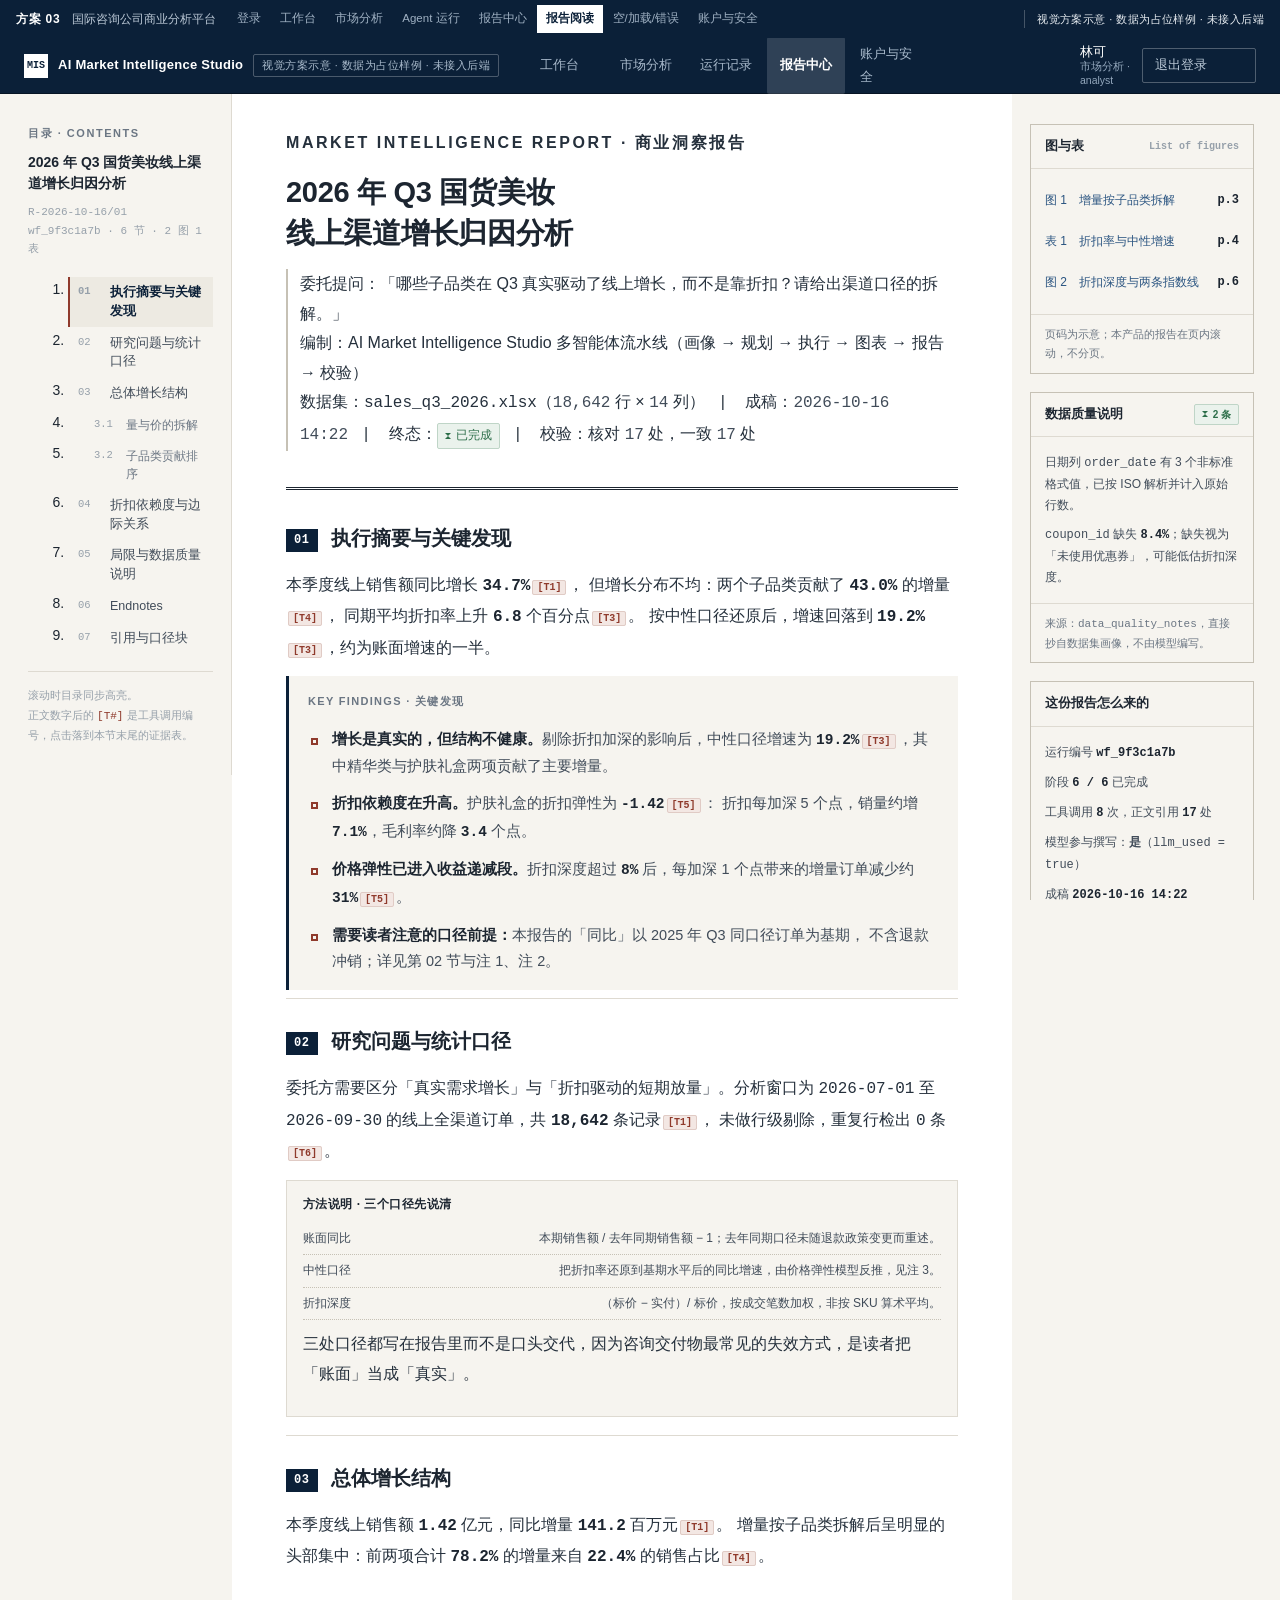
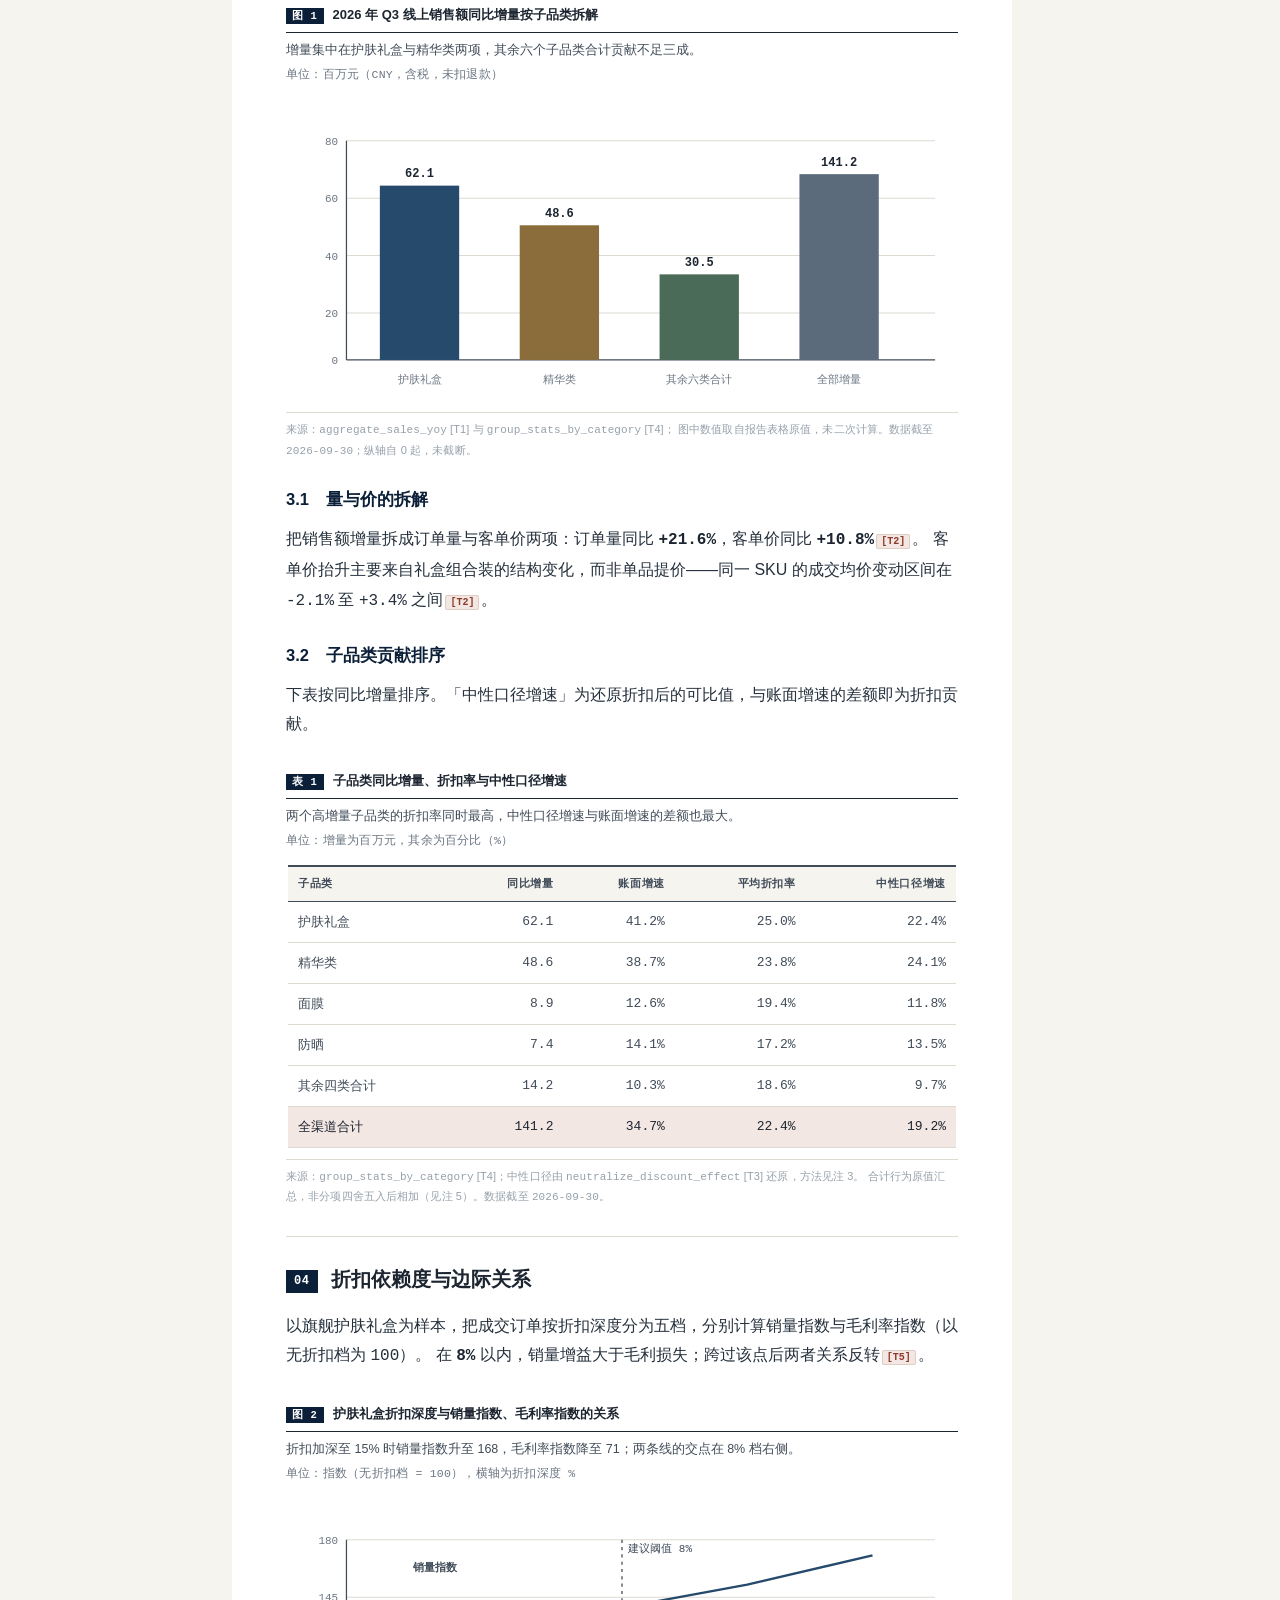
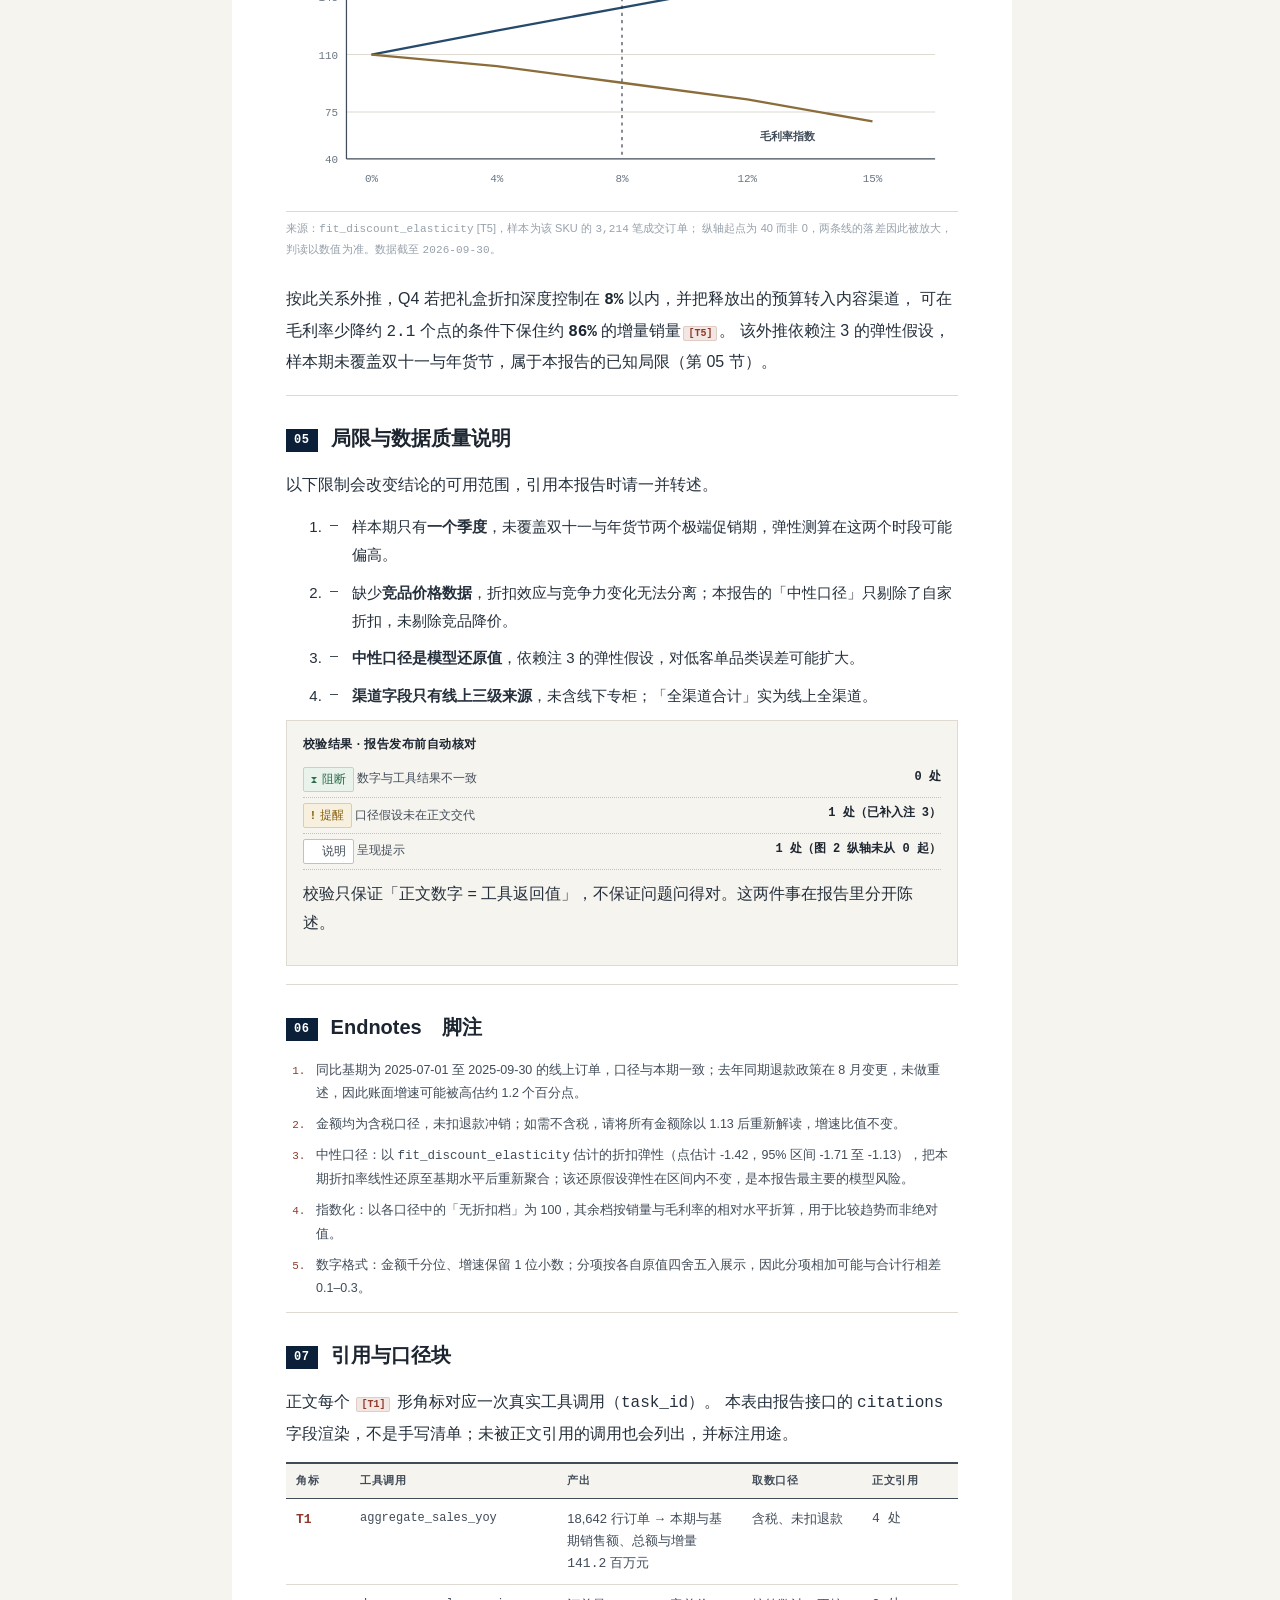
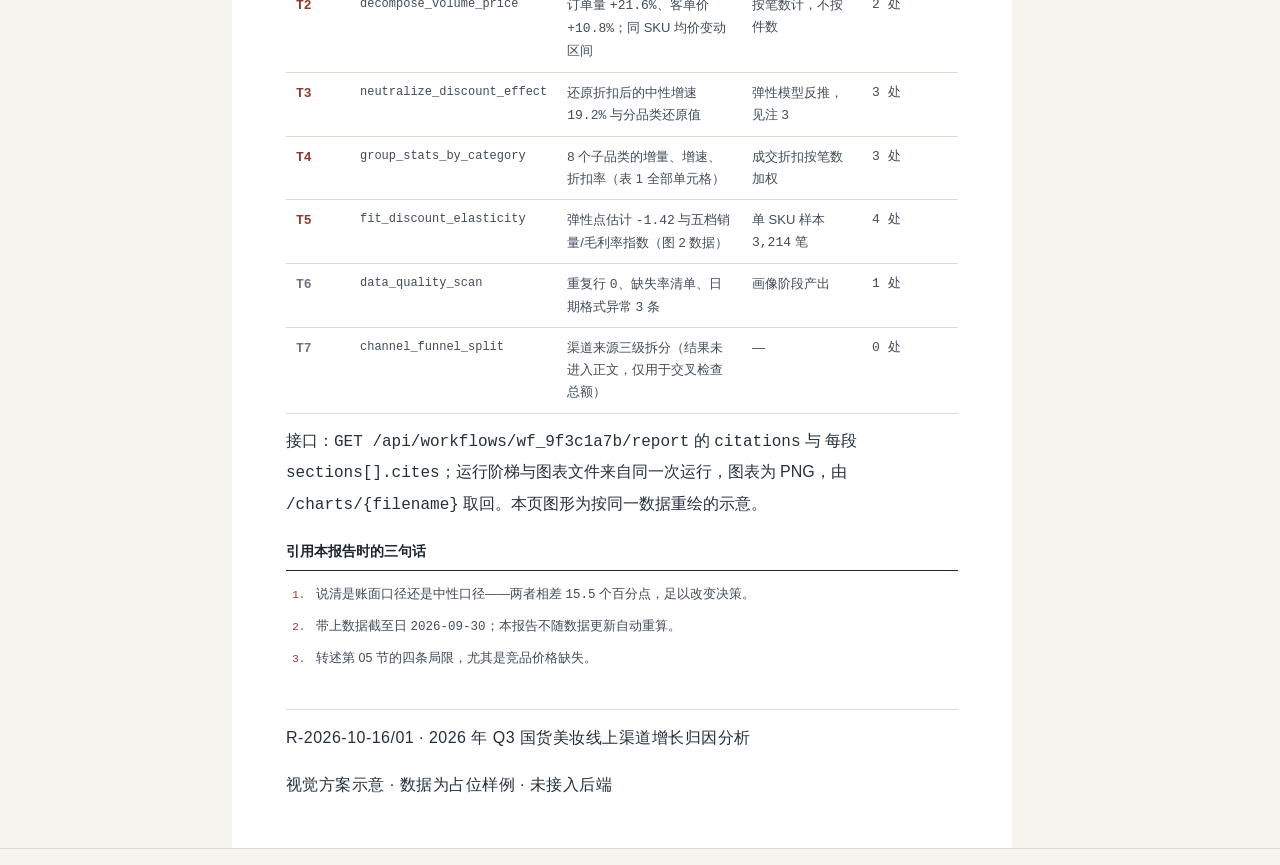
<file: design-options/option-03/index.html>
<!DOCTYPE html>
<html lang="zh-CN">
<head>
<meta charset="utf-8">
<meta name="viewport" content="width=device-width, initial-scale=1">
<title>方案 03 · 国际咨询公司商业分析平台｜AI Market Intelligence Studio</title>
<style>
/* 设计底座（方案 03 · 坐标：顶部横向主导航 + 页内左侧章节锚点 / 首屏主角 = 编号小节报告流 / 密度中 / 亮色）
   立场：交付物本身即界面。层级不靠卡片容器，只靠四件排版事实：
   1) 编号（小节 01-06、图 1/表 1、角标 [T1]、注 1）——依据研究 §3.7 Pentagram：纯黑白灰 + 命名秩序仍具识别度；
   2) 窄行宽（正文 16px / 672px，约 42 个全角字）——依据 §3.4 Instrument：大面积中性底 + 极少量强调色；
   3) 脚注与口径块——图卡固定四行（中性标题 / 口径句 / 单位 / 来源 + 数据截至）——依据 §4.4 A14「数据截至」、§5.2 每图需纯文本替代；
   4) 等宽数字 tabular-nums——依据 §4.1 Linear：等宽字体承担 ID / 时间戳 / 数值的「数据身份」。
   本机无思源宋体：辨识度全部由版式建立，字族只有「无衬线 + 等宽」两族。
   状态色（成功/警告/失败/运行中）与图表色（--c1..--c5）分属两套，禁止互用。 */
:root{
  --paper:#F6F4EF; --paper-2:#EDEAE2; --surface:#FFFFFF;
  --ink:#1C2530; --ink-2:#414C59; --ink-3:#6B7683; --ink-4:#96A0AA;
  --navy:#0B2038; --navy-2:#16385C; --navy-3:#2A5480;
  --accent:#8F3A2C; --accent-soft:#F3E7E3;
  --rule:#DEDAD1; --rule-2:#C6C1B5;
  --st-ok:#2C6E49; --st-warn:#8A6210; --st-err:#9B2C2C; --st-run:#1D4E89;
  --st-ok-bg:#EAF2EC; --st-warn-bg:#F7F0DE; --st-err-bg:#F6E9E9; --st-run-bg:#EAF0F8;
  --c1:#254A6B; --c2:#8A6D3B; --c3:#4A6B57; --c4:#7B4B5E; --c5:#5B6B7C;
  --measure:672px;
  --font:-apple-system,"Segoe UI","Microsoft YaHei","PingFang SC",sans-serif;
  --mono:ui-monospace,"Cascadia Mono",Consolas,monospace;
}
*,*::before,*::after{box-sizing:border-box}
body{margin:0;padding:38px 0 0;background:var(--paper);color:var(--ink);
  font-family:var(--font);font-size:14px;line-height:1.7;-webkit-text-size-adjust:100%}
h1,h2,h3,h4,p,ul,ol,figure,table{margin:0}
ul{list-style:none;padding:0}
a{color:inherit;text-decoration:none}
button{font:inherit;color:inherit;background:none;border:0;cursor:pointer}
input,textarea,select{font:inherit;color:inherit}
:focus-visible{outline:2px solid var(--navy-3);outline-offset:2px}
.num{font-family:var(--mono);font-variant-numeric:tabular-nums}
.mono{font-family:var(--mono)}

/* ---------- 原型切换条与强制声明（评审用，不属于产品界面） ---------- */
.proto{position:fixed;top:0;left:0;right:0;height:38px;z-index:80;background:var(--navy);
  display:flex;align-items:center;gap:12px;padding:0 16px;font-size:12px;color:#B9C6D4}
.proto b{color:#fff;font-weight:600;letter-spacing:.06em;white-space:nowrap}
.proto-tabs{display:flex;gap:1px;overflow-x:auto}
.proto-tabs button{padding:4px 9px;font-size:11.5px;color:#9FB0C2;white-space:nowrap}
.proto-tabs button:hover{background:rgba(255,255,255,.1);color:#fff}
.proto-tabs button[aria-selected="true"]{background:#fff;color:var(--navy);font-weight:600}
.proto-disc{margin-left:auto;font-size:11px;letter-spacing:.04em;color:#E7ECF1;
  border-left:1px solid rgba(255,255,255,.24);padding-left:12px;white-space:nowrap}

/* ---------- 屏切换 ---------- */
.screen{display:none}
.screen.is-active{display:block;animation:page .18s ease both}
@keyframes page{from{opacity:0;transform:translateY(4px)}to{opacity:1;transform:none}}

/* ---------- 通用件 ---------- */
.eyebrow{font-size:11px;letter-spacing:.16em;text-transform:uppercase;color:var(--ink-3);font-weight:600}
.btn{display:inline-flex;align-items:center;justify-content:center;gap:7px;padding:8px 15px;
  border:1px solid transparent;border-radius:2px;font-size:13px;font-weight:600;
  transition:background .14s ease,border-color .14s ease,color .14s ease}
.btn-primary{background:var(--navy);color:#fff}
.btn-primary:hover{background:var(--navy-2)}
.btn-line{border-color:var(--rule-2);background:var(--surface);color:var(--ink)}
.btn-line:hover{border-color:var(--navy-2);color:var(--navy-2)}
.btn-block{display:flex;width:100%}
.btn-sm{padding:5px 11px;font-size:12.5px}
.btn:disabled{opacity:.45;cursor:not-allowed}
.tag{display:inline-flex;align-items:center;gap:5px;padding:1px 7px;border:1px solid var(--rule-2);
  border-radius:2px;font-size:11.5px;color:var(--ink-2);background:var(--surface);white-space:nowrap}
.tag::before{content:"";width:0;height:0;border:3px solid transparent;flex:none}
.st-ok{color:var(--st-ok);border-color:#BFD5C7;background:var(--st-ok-bg)}
.st-ok::before{border-color:transparent transparent var(--st-ok) transparent;border-top-color:var(--st-ok)}
.st-run{color:var(--st-run);border-color:#BBD0E4;background:var(--st-run-bg)}
.st-run::before{border-radius:50%;background:var(--st-run);border:0;width:6px;height:6px}
.st-warn{color:var(--st-warn);border-color:#E2CE9B;background:var(--st-warn-bg)}
.st-warn::before{content:"!";width:auto;height:auto;border:0;font-weight:700}
.st-err{color:var(--st-err);border-color:#DDB6B6;background:var(--st-err-bg)}
.st-err::before{content:"\00d7";width:auto;height:auto;border:0;font-weight:700}
.st-wait{color:var(--ink-3)}
.st-wait::before{border-radius:50%;border:1px solid var(--ink-4);width:5px;height:5px}
/* ---------- 应用外壳：顶部横向主导航（03 唯一允许的导航结构，无全局侧栏） ---------- */
.topbar{position:sticky;top:38px;z-index:40;height:56px;background:var(--navy);color:#D6DEE7;
  display:flex;align-items:center;gap:22px;padding:0 24px;border-bottom:1px solid #061424}
.tb-brand{display:flex;align-items:center;gap:10px;flex:none}
.tb-mark{width:24px;height:24px;display:grid;place-items:center;background:#fff;color:var(--navy);
  font-family:var(--mono);font-size:10px;font-weight:700}
.tb-name{font-size:13px;font-weight:600;color:#fff;letter-spacing:.02em;white-space:nowrap}
.tb-nav{display:flex;gap:2px;margin-left:6px}
.tb-link{padding:6px 13px;font-size:13px;color:#A7B8CA;border-radius:2px;
  transition:background .14s ease,color .14s ease}
.tb-link:hover{background:rgba(255,255,255,.09);color:#fff}
.tb-link.is-on{background:rgba(255,255,255,.15);color:#fff;font-weight:600}
.tb-right{margin-left:auto;display:flex;align-items:center;gap:12px;flex:none}
.tb-out{padding:6px 12px;font-size:12.5px;color:#BCCAD8;border:1px solid rgba(255,255,255,.28);border-radius:2px}
.tb-out:hover{background:#fff;color:var(--navy);border-color:#fff}
.tb-who{display:flex;flex-direction:column;line-height:1.3;font-size:12.5px;color:#fff}
.tb-role{font-size:10.5px;color:#93A7BC}
.srcpill{display:inline-flex;align-items:center;gap:6px;font-size:10.5px;letter-spacing:.05em;
  color:#A9BACB;border:1px solid rgba(255,255,255,.26);padding:2px 8px;border-radius:2px}

.shell-foot{padding:22px 24px 34px;border-top:1px solid var(--rule);background:var(--paper);
  font-size:11px;color:var(--ink-4);letter-spacing:.03em;text-align:center}

/* ---------- 登录页：左主张 / 右表单（无装饰，权威感来自排版） ---------- */
.login{min-height:calc(100vh - 38px);display:grid;grid-template-columns:1.1fr .9fr}
.login-brand{padding:56px 60px 36px 68px;background:var(--paper);border-right:1px solid var(--rule);
  display:flex;flex-direction:column}
.login-mark{display:flex;flex-direction:column;gap:2px}
.login-mark-en{font-family:var(--mono);font-size:12px;font-weight:700;letter-spacing:.1em;color:var(--navy)}
.login-mark-cn{font-size:12px;color:var(--ink-3);letter-spacing:.05em}
.login-pitch{margin-top:auto;padding-bottom:40px;max-width:520px}
.login-h1{font-size:36px;line-height:1.34;font-weight:700;letter-spacing:-.01em;margin:14px 0 16px}
.login-h1 span{background:var(--accent-soft);padding:0 4px;box-decoration-break:clone}
.login-sub{font-size:15px;color:var(--ink-2);line-height:1.85;max-width:470px}
.login-terms{margin-top:34px;border-top:1px solid var(--rule)}
.login-terms li{display:flex;gap:16px;align-items:baseline;padding:12px 0;
  border-bottom:1px solid var(--rule);font-size:13px;color:var(--ink-2)}
.login-terms b{font-weight:600;color:var(--ink)}
.login-terms .no{font-family:var(--mono);font-size:11px;color:var(--ink-4);letter-spacing:.08em;flex:none}
.login-fine{margin-top:auto;padding-top:22px;font-size:11px;color:var(--ink-4);line-height:1.9}

.login-panel{padding:52px 56px;background:var(--paper-2);display:flex;flex-direction:column;justify-content:center}
.login-card{width:100%;max-width:396px;margin:0 auto;background:var(--surface);border:1px solid var(--rule-2);
  padding:30px 30px 22px}
.login-card>h2{font-size:21px;font-weight:700;letter-spacing:-.01em}
.login-card .lead{font-size:12.5px;color:var(--ink-3);margin:5px 0 20px}
.seg{display:flex;border:1px solid var(--rule);background:var(--paper-2);padding:2px;margin-bottom:18px}
.seg button{flex:1;padding:7px 4px;font-size:12.5px;color:var(--ink-2);white-space:nowrap}
.seg button:hover{color:var(--navy-2)}
.seg button[aria-selected="true"]{background:var(--surface);color:var(--navy);font-weight:600}
.form{display:flex;flex-direction:column;gap:15px}
.field{display:flex;flex-direction:column;gap:5px}
.field label{font-size:12px;font-weight:600;color:var(--ink-2);letter-spacing:.03em}
.ctl{height:38px;padding:0 11px;background:var(--surface);border:1px solid var(--rule-2);
  border-radius:2px;font-size:13.5px;width:100%;transition:border-color .14s ease}
.ctl:hover{border-color:var(--ink-4)}
.ctl:focus{outline:2px solid var(--navy-3);outline-offset:1px;border-color:var(--navy-3)}
.ctl::placeholder{color:var(--ink-4)}
.ctl[aria-invalid="true"]{border-color:var(--st-err)}
textarea.ctl{height:auto;padding:10px 11px;line-height:1.75;resize:vertical}
.help{font-size:11.5px;color:var(--ink-3);line-height:1.7}
.help b{font-family:var(--mono);font-size:11px;color:var(--ink-2);font-weight:600}
.notice{font-size:12.5px;line-height:1.65;padding:9px 12px;border-left:2px solid}
.notice.err{color:#7C2A20;background:var(--st-err-bg);border-color:var(--st-err)}
.notice.warn{color:#6E4E0C;background:var(--st-warn-bg);border-color:var(--st-warn)}
.notice.ok{color:#1F5940;background:var(--st-ok-bg);border-color:var(--st-ok)}
.notice[hidden]{display:none}
.boot-flag{font-size:11.5px;color:var(--ink-2);background:var(--paper);border:1px dashed var(--rule-2);
  padding:9px 12px;line-height:1.7}
.boot-flag .num{color:var(--accent)}
.login-card-foot{margin-top:20px;padding-top:13px;border-top:1px solid var(--rule);
  display:flex;gap:9px;align-items:center;font-size:11.5px;color:var(--ink-3);flex-wrap:wrap}
.dot{width:7px;height:7px;border-radius:50%;background:var(--st-ok);flex:none;display:inline-block}
.dot.bad{background:var(--st-err)}
/* ---------- 页共通：报告式的页眉与分节线（分节线代替容器） ---------- */
.page{max-width:1240px;margin:0 auto;padding:0 28px}
.page-head{padding:30px 0 18px;border-bottom:2px solid var(--ink);
  display:flex;align-items:flex-end;justify-content:space-between;gap:28px;flex-wrap:wrap}
.page-head h1{font-size:25px;font-weight:700;letter-spacing:-.01em;margin-top:7px}
.page-head p{font-size:13px;color:var(--ink-2);margin-top:7px;max-width:640px}
.head-facts{display:flex;border:1px solid var(--rule-2);background:var(--surface);flex:none}
.fact{padding:10px 20px;border-right:1px solid var(--rule);text-align:center;min-width:84px}
.fact:last-child{border-right:0}
.fact .k{display:block;font-size:10.5px;letter-spacing:.06em;color:var(--ink-3)}
.fact .v{display:block;font-size:20px;font-weight:700;color:var(--navy);margin-top:2px}
.fact .v.warnc{color:var(--st-warn)}

.block{padding:30px 0;border-bottom:1px solid var(--rule)}
.block:last-of-type{border-bottom:0}
.block-head{display:flex;align-items:baseline;justify-content:space-between;gap:18px;
  border-bottom:1px solid var(--ink);padding-bottom:7px;margin-bottom:18px}
.block-head h2{font-size:16px;font-weight:700;display:flex;align-items:baseline;gap:10px}
.block-head h2 .no{font-family:var(--mono);font-size:11px;color:#fff;background:var(--navy);padding:2px 7px;
  letter-spacing:.06em;transform:translateY(-1px)}
.block-head .aside-note{font-size:11.5px;color:var(--ink-3)}
.split{display:grid;grid-template-columns:minmax(0,1fr) 316px;gap:34px;align-items:start}
.col-side{display:flex;flex-direction:column;gap:20px}

/* ---------- 表格共通：真实咨询报告的密排表 ---------- */
.tbl{width:100%;border-collapse:collapse;font-size:13px}
.tbl th{text-align:left;font-size:10.5px;font-weight:700;letter-spacing:.06em;color:var(--ink-2);
  padding:8px 10px;border-top:2px solid var(--ink-2);border-bottom:1px solid var(--ink-2);background:var(--paper)}
.tbl td{padding:9px 10px;border-bottom:1px solid var(--rule);color:var(--ink-2);vertical-align:top}
.tbl tbody tr{transition:background .14s ease}
.tbl tbody tr:hover{background:var(--paper-2)}
.tbl .rt{text-align:right}
.tbl tr.hl{background:var(--accent-soft)}
.tbl tr.hl td{color:var(--ink)}
.filecell{font-family:var(--mono);font-size:12px;color:var(--ink)}

/* ---------- 工作台 ---------- */
.doclist{border-top:1px solid var(--rule)}
.docrow{display:grid;grid-template-columns:70px minmax(0,1fr) 132px;gap:18px;
  padding:16px 2px;border-bottom:1px solid var(--rule);transition:background .14s ease}
.docrow:hover{background:var(--paper-2)}
.docrow-no{font-family:var(--mono);font-size:11.5px;color:var(--ink-4);padding-top:3px;letter-spacing:.04em}
.docrow-t{display:block;font-size:15.5px;font-weight:600;line-height:1.5;transition:color .14s ease}
a:hover>.docrow-t,button:hover .docrow-t{color:var(--navy-3);text-decoration:underline;text-underline-offset:3px}
button[data-go]{text-align:left;display:block;width:100%}
.docrow-q{display:block;margin-top:6px;font-size:13px;color:var(--ink-2);line-height:1.7}
.docrow-q .k{display:inline-block;margin-right:7px;font-size:10.5px;color:var(--ink-3);
  border:1px solid var(--rule-2);padding:0 5px;letter-spacing:.05em;vertical-align:1px}
.docrow-meta{display:flex;flex-wrap:wrap;gap:8px;align-items:center;margin-top:8px;font-size:11.5px;color:var(--ink-3)}
.docrow-side{display:flex;flex-direction:column;align-items:flex-end;gap:8px;justify-content:center}
.excerpt{display:block;font-size:13.5px;color:var(--ink-2);line-height:1.8;margin-top:8px;
  padding-left:13px;border-left:2px solid var(--rule-2)}

.rail{border:1px solid var(--rule-2);border-left:3px solid var(--navy);background:var(--surface);
  padding:15px 20px;display:flex;align-items:center;justify-content:space-between;gap:22px;flex-wrap:wrap}
.rail h3{font-size:14.5px;font-weight:700}
.rail p{font-size:12.5px;color:var(--ink-2);margin-top:4px}
.rail-r{display:flex;align-items:center;gap:12px;flex-wrap:wrap}
.pickfile{display:inline-flex;align-items:center;gap:9px;font-size:12.5px;color:var(--ink-3)}
.pickfile input{font-size:12px;font-family:var(--mono)}

.toolrow{display:flex;align-items:center;gap:12px;flex-wrap:wrap;margin-bottom:12px}
.search{display:flex;align-items:center;border:1px solid var(--rule-2);background:var(--surface);border-radius:2px}
.search input{border:0;height:32px;padding:0 10px;width:230px;font-size:12.5px;background:transparent}
.search input:focus{outline:2px solid var(--navy-3);outline-offset:-2px}
.search .lbl{font-size:11px;color:var(--ink-3);padding:0 9px;border-right:1px solid var(--rule);white-space:nowrap}
.sortbtns{display:flex;border:1px solid var(--rule-2);background:var(--surface)}
.sortbtns button{padding:5px 11px;font-size:12px;color:var(--ink-2);border-right:1px solid var(--rule)}
.sortbtns button:last-child{border-right:0}
.sortbtns button[aria-pressed="true"]{background:var(--navy);color:#fff;font-weight:600}
/* ---------- 市场分析：提问 → 发起 → 202 受理 ---------- */
.ask{border:1px solid var(--rule-2);background:var(--surface);padding:22px 26px}
.ask-h{font-size:13px;font-weight:700;letter-spacing:.02em;padding-bottom:10px;border-bottom:1px solid var(--rule);
  margin-bottom:16px;display:flex;align-items:baseline;justify-content:space-between;gap:14px}
.ask-h .no{font-family:var(--mono);font-size:10.5px;color:var(--ink-4);letter-spacing:.08em}
.stepgrid{display:flex;gap:0;border:1px solid var(--rule);margin-bottom:20px;background:var(--paper-2)}
.stepitem{flex:1;padding:9px 12px;border-right:1px solid var(--rule);font-size:12px;color:var(--ink-3)}
.stepitem:last-child{border-right:0}
.stepitem b{display:block;font-size:12.5px;color:var(--ink);font-weight:600;margin-top:2px}
.stepitem.on{background:var(--surface);color:var(--navy)}
.stepitem.on b{color:var(--navy)}
.stepitem.done{color:var(--st-ok)}
.stepitem.done b{color:var(--st-ok)}
.counter{display:flex;justify-content:space-between;font-size:11.5px;color:var(--ink-3);margin-top:5px}
.counter .bad{color:var(--st-err);font-weight:600}
.dslist-pick{display:flex;flex-direction:column;gap:8px}
.dsradio{display:grid;grid-template-columns:20px minmax(0,1fr) auto;gap:12px;align-items:center;
  border:1px solid var(--rule);background:var(--surface);padding:11px 14px;cursor:pointer;
  transition:border-color .14s ease,background .14s ease}
.dsradio:hover{border-color:var(--navy-3)}
.dsradio input{margin:0}
.dsradio.is-sel{border-left:3px solid var(--navy);background:var(--paper)}
.dsradio .nm{font-family:var(--mono);font-size:12.5px;color:var(--ink);font-weight:600}
.dsradio .mt{font-size:11.5px;color:var(--ink-3);margin-top:3px}
.profile{border:1px solid var(--rule);background:var(--paper);padding:14px 16px}
.profile h4{font-size:12.5px;font-weight:700;letter-spacing:.03em;margin-bottom:10px}
.prow{display:flex;justify-content:space-between;gap:14px;font-size:12px;color:var(--ink-2);
  padding:5px 0;border-bottom:1px dotted var(--rule-2)}
.prow:last-child{border-bottom:0}
.prow .num{color:var(--ink);font-weight:600}
.receipt{border:1px solid var(--rule-2);border-left:3px solid var(--st-run);background:var(--surface);
  padding:16px 20px;margin-top:18px}
.receipt h4{font-size:13.5px;font-weight:700;margin-bottom:9px;color:var(--st-run)}
.receipt .prow{font-size:12.5px}
.receipt[hidden]{display:none}

/* ---------- Agent 运行：step_index / total_steps 阶梯（不含任何阶段耗时） ---------- */
.runwrap{display:grid;grid-template-columns:minmax(0,1fr) 300px;gap:30px;align-items:start}
.ladder{border:1px solid var(--rule-2);background:var(--surface)}
.ladder-head{display:flex;align-items:center;justify-content:space-between;gap:14px;
  padding:13px 18px;border-bottom:1px solid var(--rule)}
.ladder-head h3{font-size:14px;font-weight:700}
.ladder-head .frac{font-family:var(--mono);font-size:12px;color:var(--navy);font-weight:700;letter-spacing:.04em}
.rung{display:grid;grid-template-columns:46px 22px minmax(0,1fr);gap:12px;align-items:flex-start;
  padding:11px 18px;border-bottom:1px solid var(--rule)}
.rung:last-child{border-bottom:0}
.rung .i{font-family:var(--mono);font-size:11px;color:var(--ink-4);letter-spacing:.05em;padding-top:3px}
.rung .g{width:16px;height:16px;border:1px solid var(--rule-2);display:grid;place-items:center;
  font-size:10px;color:var(--ink-4);margin-top:2px}
.rung b{font-size:13.5px;font-weight:600;display:flex;align-items:center;gap:9px;flex-wrap:wrap}
.rung em{font-style:normal;font-size:11.5px;color:var(--ink-3);display:block;margin-top:3px;line-height:1.65}
.rung .raw{font-family:var(--mono);font-size:10.5px;color:var(--ink-4);letter-spacing:.03em}
.rung.done .g{background:var(--st-ok);border-color:var(--st-ok);color:#fff}
.rung.done .i{color:var(--st-ok)}
.rung.now{background:var(--st-run-bg)}
.rung.now .g{border-color:var(--st-run);color:var(--st-run);animation:tick 1.6s ease-in-out infinite}
.rung.now b{color:var(--st-run)}
.rung.skip .g{border-style:dashed}
@keyframes tick{0%,100%{opacity:1}50%{opacity:.4}}
.runfoot{padding:11px 18px;border-top:1px solid var(--rule);font-size:11.5px;color:var(--ink-3);line-height:1.75}
.runacts{display:flex;gap:10px;align-items:center;flex-wrap:wrap;margin-top:14px}
.errbox{border:1px solid #DDB6B6;border-left:3px solid var(--st-err);background:var(--surface);padding:16px 20px;margin-top:20px}
.errbox h3{font-size:14px;font-weight:700;color:var(--st-err);margin-bottom:8px}
.errbox p{font-size:13px;color:var(--ink-2);line-height:1.8}
.errbox .raw{font-family:var(--mono);font-size:11.5px;color:var(--ink-3);margin-top:8px}

/* ---------- 报告中心：历史列表 + 翻页（后端只有 limit/offset） ---------- */
.pager{display:flex;align-items:center;gap:10px;margin-top:16px;font-size:12.5px;color:var(--ink-2)}
.pager .rng{font-family:var(--mono);font-size:11.5px;color:var(--ink-3)}
.pager .btn[disabled]{opacity:.4}
.filterline{display:flex;align-items:center;gap:10px;flex-wrap:wrap;font-size:12px;color:var(--ink-3);
  background:var(--paper-2);border:1px solid var(--rule);padding:9px 13px;margin-bottom:16px}
.filterline b{color:var(--ink-2);font-weight:600}

/* ---------- 三态 ---------- */
.skel{display:flex;flex-direction:column;gap:9px}
.skel i{display:block;height:11px;background:var(--paper-2);animation:pulse 1.6s ease-in-out infinite}
.skel i:nth-child(2){width:92%}
.skel i:nth-child(3){width:78%}
.skel i:nth-child(4){width:88%}
.skel i.t{height:17px;width:52%;background:var(--rule-2)}
@keyframes pulse{0%,100%{opacity:1}50%{opacity:.5}}
.empty{border:1px dashed var(--rule-2);background:var(--paper-2);padding:20px 22px;text-align:left}
.empty h4{font-size:14px;font-weight:700;display:flex;align-items:center;gap:9px}
.empty p{font-size:12.5px;color:var(--ink-2);margin-top:6px;line-height:1.8;max-width:420px}
.empty .btn{margin-top:13px}
.empty .why{font-family:var(--mono);font-size:10.5px;color:var(--ink-4);letter-spacing:.05em;margin-top:10px}
.stategrid{display:grid;grid-template-columns:repeat(auto-fit,minmax(280px,1fr));gap:20px}
/* ---------- 报告阅读页：主角。左目录锚点 + 中编号小节长文 + 右口径卡 ---------- */
.reader{display:grid;grid-template-columns:232px minmax(0,1fr) 268px;gap:0;align-items:start}
.toc{position:sticky;top:94px;padding:30px 18px 30px 28px;border-right:1px solid var(--rule);
  max-height:calc(100vh - 94px);overflow:auto}
.toc .cap{font-size:11px;letter-spacing:.14em;text-transform:uppercase;color:var(--ink-3);font-weight:600}
.toc .doc{font-size:14px;font-weight:700;line-height:1.55;margin:9px 0 8px}
.toc .idn{font-family:var(--mono);font-size:11px;color:var(--ink-4);line-height:1.7}
.toc ol{margin-top:18px;display:flex;flex-direction:column;gap:1px}
.toc li a{display:grid;grid-template-columns:24px minmax(0,1fr);gap:8px;padding:6px 8px;font-size:12.5px;
  color:var(--ink-2);border-left:2px solid transparent;line-height:1.5;
  transition:color .14s ease,background .14s ease,border-color .14s ease}
.toc li a .n{font-family:var(--mono);font-size:10.5px;color:var(--ink-4);padding-top:1px}
.toc li a:hover{color:var(--navy-2);background:var(--paper-2)}
.toc li a.is-on{color:var(--navy);background:var(--paper-2);border-left-color:var(--accent);font-weight:600}
.toc li.sub a{padding-left:24px;font-size:12px;color:var(--ink-3)}
.toc-foot{margin-top:18px;padding-top:14px;border-top:1px solid var(--rule);font-size:11px;color:var(--ink-4);line-height:1.75}

/* 正文：窄行宽 + 编号 + 悬挂脚注 = 全部辨识度 */
.article{padding:34px 46px 8px;background:var(--surface);min-width:0;display:flex;justify-content:center}
.doc-body{max-width:var(--measure);width:100%}
.doc-titlebar{padding-bottom:22px;border-bottom:3px double var(--ink);margin-bottom:6px}
.doc-titlebar h1{font-size:29px;font-weight:700;line-height:1.42;letter-spacing:-.01em;margin:11px 0 15px}
.byline{font-size:12.5px;color:var(--ink-3);line-height:1.95;border-left:2px solid var(--rule-2);padding-left:12px}
.byline b{color:var(--ink-2);font-weight:600}
.byline .num{color:var(--ink-2)}
.doc-sec{padding:28px 0 4px;border-bottom:1px solid var(--rule);scroll-margin-top:104px}
.doc-sec:last-of-type{border-bottom:0}
.sec-h2,.sec-h3,.fig{scroll-margin-top:104px}
.sec-h2{font-size:20px;font-weight:700;line-height:1.42;margin-bottom:16px;display:flex;align-items:baseline;gap:13px}
.sec-h2 .no{font-family:var(--mono);font-size:12px;font-weight:700;color:#fff;background:var(--navy);
  padding:3px 8px;letter-spacing:.05em;flex:none;transform:translateY(-2px)}
.sec-h3{font-size:16.5px;font-weight:700;color:var(--navy);margin:24px 0 11px}
.doc-body p{font-size:16px;line-height:1.85;color:#25303C;margin-bottom:14px}
.doc-body p b{font-weight:600;color:var(--ink)}
.lead{font-size:17px;line-height:1.9;color:var(--ink)}
.findings{margin:2px 0 4px;padding:15px 19px;border-left:3px solid var(--navy);background:var(--paper)}
.findings .lbl{font-size:11px;letter-spacing:.12em;text-transform:uppercase;color:var(--ink-3);font-weight:600}
.findings li{position:relative;padding-left:24px;font-size:14.5px;line-height:1.85;color:var(--ink-2);margin-top:10px}
.findings li b{color:var(--ink);font-weight:600}
.findings li::before{content:"";position:absolute;left:3px;top:12px;width:7px;height:7px;border:2px solid var(--accent)}
/* 证据角标：正文数字后 [T#]，点击落到本节末尾的证据表行 */
a.cite{font-family:var(--mono);font-size:10px;font-weight:700;color:var(--accent);
  background:var(--accent-soft);border:1px solid #E0CBC5;border-radius:2px;padding:1px 4px;margin:0 2px;
  white-space:nowrap;text-decoration:none;transition:background .14s ease,color .14s ease}
a.cite:hover,a.cite.on{background:var(--accent);color:#fff;border-color:var(--accent)}
/* 图卡四行：① 中性名词标题 ② 一句话口径或结论 ③ 单位 ④ 来源 + 数据截至 */
.fig{margin:22px 0 24px}
.fig-l1,.fig-l2,.fig-l3,.fig-l4{display:block}
.fig-l1{padding:9px 0 6px;border-bottom:1px solid var(--ink);font-size:13px;font-weight:700;color:var(--ink)}
.fig-l1 .no{font-family:var(--mono);font-size:10.5px;color:#fff;background:var(--navy);padding:2px 6px;
  margin-right:9px;letter-spacing:.06em}
.fig-l2{font-size:12.5px;color:var(--ink-2);line-height:1.7;padding:7px 0 2px}
.fig-l3{font-size:11.5px;color:var(--ink-3);font-family:var(--mono);letter-spacing:.02em;padding-top:2px}
.fig-l4{font-size:11px;color:var(--ink-4);border-top:1px solid var(--rule);margin-top:9px;padding-top:7px;
  line-height:1.75;letter-spacing:.01em}
.fig-plot{padding:14px 2px 2px}
.chart{width:100%;height:auto;display:block;overflow:visible}
.grid line{stroke:var(--rule);stroke-width:1}
.grid .axis{stroke:var(--ink-2);stroke-width:1.2}
.glabel{font-size:10.5px;fill:var(--ink-3);font-family:var(--font)}
.glabel.num{font-family:var(--mono)}
.bval{font-size:11.5px;font-weight:700;fill:var(--ink);font-family:var(--mono)}
.bcol{transform-origin:50% 250px;transform:scaleY(0);animation:grow .5s cubic-bezier(.2,.8,.25,1) forwards}
.bcol.d2{animation-delay:.12s}.bcol.d3{animation-delay:.24s}.bcol.d4{animation-delay:.36s}
@keyframes grow{to{transform:scaleY(1)}}
.line-a{fill:none;stroke:var(--c1);stroke-width:2.2;stroke-linejoin:round}
.line-b{fill:none;stroke:var(--c2);stroke-width:2.2;stroke-linejoin:round}
.series-lab{font-size:10.5px;fill:var(--ink-2);font-weight:600;font-family:var(--font)}
.thr{stroke:var(--ink);stroke-width:1;stroke-dasharray:3 4}
.thr-lab{font-size:10.5px;fill:var(--ink-2);font-family:var(--mono)}
.limits li{position:relative;padding-left:26px;font-size:15px;line-height:1.85;color:#25303C;margin-bottom:10px}
.limits li::before{content:"";position:absolute;left:4px;top:12px;width:8px;height:1px;background:var(--ink-2)}
.method{background:var(--paper);border:1px solid var(--rule);padding:13px 16px;margin:6px 0 14px;
  font-size:12.5px;color:var(--ink-2);line-height:1.8}
.method h4{font-size:12px;font-weight:700;letter-spacing:.04em;color:var(--ink);margin-bottom:7px}
.method .num{color:var(--ink)}
/* Endnotes：编号脚注区，悬挂缩进 */
.endnotes{margin-top:6px}
.endnotes h3{font-size:14px;font-weight:700;border-bottom:1px solid var(--ink);padding-bottom:6px;margin-bottom:12px}
.endnotes ol{list-style:decimal;padding-left:26px}
.endnotes li{font-size:12.5px;line-height:1.85;color:var(--ink-2);margin-bottom:8px;padding-left:4px}
.endnotes li::marker{font-family:var(--mono);font-size:11px;color:var(--accent)}
.doc-footline{display:flex;justify-content:space-between;gap:18px;margin-top:26px;padding:13px 0 26px;
  border-top:1px solid var(--rule);font-size:11.5px;color:var(--ink-4);letter-spacing:.03em;flex-wrap:wrap}
/* 右：口径卡与图录（交付物的一部分，不是操作面板） */
.reader-side{position:sticky;top:94px;padding:30px 26px 20px 18px;display:flex;flex-direction:column;gap:18px;
  max-height:calc(100vh - 94px);overflow:auto}
.side-block{border:1px solid var(--rule-2);background:var(--paper)}
.side-block h4{font-size:12.5px;font-weight:700;padding:11px 14px;border-bottom:1px solid var(--rule);
  display:flex;align-items:center;justify-content:space-between;gap:8px}
.side-block ul{padding:11px 14px}
.side-block li{font-size:12px;color:var(--ink-2);line-height:1.75;padding:4px 0}
.side-block li .num{color:var(--ink);font-weight:600}
.side-block .foot{padding:10px 14px;border-top:1px solid var(--rule);font-size:11px;color:var(--ink-3);line-height:1.7}
.linklist a{display:flex;justify-content:space-between;gap:10px;padding:6px 0;font-size:12px;color:var(--navy-3)}
.linklist a:hover{color:var(--accent);text-decoration:underline;text-underline-offset:2px}

/* ---------- 账户与安全（后端真实存在：修改密码 / 会话列表） ---------- */
.acct{display:grid;grid-template-columns:minmax(0,420px) minmax(0,1fr);gap:34px;align-items:start}

/* ---------- 响应式：1440 / 1180 / 960 / 768，窄屏表格转「标签—值」堆叠 ---------- */
@media (max-width:1240px){
  .reader{grid-template-columns:210px minmax(0,1fr)}
  .reader-side{grid-column:1 / -1;position:static;max-height:none;flex-direction:row;flex-wrap:wrap;
    padding:24px 28px;border-top:1px solid var(--rule)}
  .side-block{flex:1 1 260px}
  .article{padding:30px 32px 8px}
}
@media (max-width:1180px){
  .proto>span:not(.proto-disc){display:none}
  .split{grid-template-columns:minmax(0,1fr)}
  .col-side{flex-direction:row;flex-wrap:wrap}
  .col-side>*{flex:1 1 280px}
  .runwrap{grid-template-columns:minmax(0,1fr)}
}
@media (max-width:960px){
  .topbar .srcpill{display:none}
  .login{grid-template-columns:1fr}
  .login-brand{padding:38px 30px 28px;border-right:0;border-bottom:1px solid var(--rule)}
  .login-pitch{margin-top:32px;padding-bottom:26px}
  .login-h1{font-size:29px}
  .login-panel{padding:34px 24px 44px}
  .topbar{gap:12px;padding:0 14px;overflow-x:auto}
  .tb-name{display:none}
  .reader{grid-template-columns:1fr}
  .toc{position:static;max-height:none;border-right:0;border-bottom:1px solid var(--rule);padding:22px 24px}
  .toc ol{flex-direction:row;flex-wrap:wrap;gap:2px 14px}
  .article{padding:26px 22px 8px}
  .docrow{grid-template-columns:62px minmax(0,1fr)}
  .docrow-side{grid-column:2;flex-direction:row;align-items:center}
  .acct{grid-template-columns:1fr}
  .stepgrid{flex-wrap:wrap}
  .stepitem{flex:1 1 46%}
}
@media (max-width:768px){
  body{font-size:13.5px}
  .page{padding:0 16px}
  .page-head{align-items:flex-start;flex-direction:column;gap:16px}
  .head-facts{width:100%}
  .fact{flex:1;min-width:0;padding:9px 8px}
  .fact .v{font-size:17px}
  .doc-body p,.lead{font-size:15.5px}
  .tbl.kv thead{display:none}
  .tbl.kv tr{display:block;border-bottom:1px solid var(--rule-2);padding:9px 2px}
  .tbl.kv td{display:grid;grid-template-columns:92px minmax(0,1fr);gap:10px;border:0;padding:3px 0}
  .tbl.kv td::before{content:attr(data-k);font-size:11px;color:var(--ink-3);letter-spacing:.04em}
  .tbl.kv .rt{text-align:left}
  .rung{grid-template-columns:40px 20px minmax(0,1fr);gap:9px;padding:10px 12px}
  .stategrid{grid-template-columns:1fr}
}
</style>
</head>
<body>
<!-- 原型切换条：产品界面外的一行，声明与视图入口 -->
<div class="proto">
  <b>方案 03</b>
  <span>国际咨询公司商业分析平台</span>
  <div class="proto-tabs" role="tablist" aria-label="演示视图切换">
    <button role="tab" data-go="login" aria-selected="false">登录</button>
    <button role="tab" data-go="workbench" aria-selected="false">工作台</button>
    <button role="tab" data-go="analysis" aria-selected="false">市场分析</button>
    <button role="tab" data-go="run" aria-selected="false">Agent 运行</button>
    <button role="tab" data-go="reports" aria-selected="false">报告中心</button>
    <button role="tab" data-go="report" aria-selected="true">报告阅读</button>
    <button role="tab" data-go="states" aria-selected="false">空/加载/错误</button>
    <button role="tab" data-go="account" aria-selected="false">账户与安全</button>
  </div>
  <span class="proto-disc">视觉方案示意 · 数据为占位样例 · 未接入后端</span>
</div>

<!-- 屏 ①：登录。左为机构主张，右为凭据表单；needs_bootstrap 为真实首部署状态 -->
<section class="screen" id="screen-login" aria-label="登录">
  <div class="login">
    <div class="login-brand">
      <div class="login-mark">
        <span class="login-mark-en">AI MARKET INTELLIGENCE STUDIO</span>
        <span class="login-mark-cn">市场情报与智能分析平台</span>
      </div>

      <div class="login-pitch">
        <p class="eyebrow">Deliverable-first · 交付物即界面</p>
        <h1 class="login-h1">把一次分析，<br>做成一份<span>可以交付的报告</span>。</h1>
        <p class="login-sub">
          从一份 CSV 或 Excel，到一份每个数字都能回溯到具体工具调用的分析文档。
          画像、规划、计算、出图、成稿、复核六个阶段真实执行，逐步留痕。
        </p>
      </div>

      <ul class="login-terms">
        <li><span class="no">01</span><span><b>结论与证据同页。</b>正文数字后带 [T#] 角标，点开即定位到对应工具调用记录。</span></li>
        <li><span class="no">02</span><span><b>图表按研究文档排版。</b>标题只写中性名词，判断写在口径句里，单位与「数据截至」各占一行。</span></li>
        <li><span class="no">03</span><span><b>数据留在本机。</b>上传文件与结果归档在本机 SQLite，不经第三方托管、不调用外部 CDN。</span></li>
      </ul>

      <p class="login-fine">
        会话保存为 HttpOnly Cookie（<span class="mono">mis_session</span>），默认 8 小时有效，前端读不到 token 原文。<br>
        系统没有预置账号，也没有找回密码接口——忘记密码请由管理员在登录后到「账户与安全」修改。
      </p>
    </div>

    <div class="login-panel">
      <div class="login-card">
        <h2 id="login-title">登录</h2>
        <p class="lead" id="login-sub">使用您的工作账户继续。</p>

        <div class="seg" role="tablist" aria-label="账户模式">
          <button type="button" role="tab" class="" data-mode="signin" aria-selected="true">已有账户</button>
          <button type="button" role="tab" data-mode="setup" aria-selected="false">首次部署 · 建管理员</button>
        </div>

        <p class="boot-flag" id="boot-flag" hidden>
          账户库为空，<span class="num">GET /api/auth/me</span> 返回 <span class="num">needs_bootstrap = true</span>，
          本页已自动切换为「建立第一个管理员」模式，提交将调用 <span class="num">POST /auth/bootstrap</span>。
        </p>

        <form class="form" id="login-form" novalidate>
          <div class="field">
            <label for="lg-user">用户名</label>
            <input class="ctl" id="lg-user" name="user" type="text" autocomplete="username" placeholder="例如 analyst">
          </div>
          <div class="field">
            <label for="lg-pass">密码</label>
            <input class="ctl" id="lg-pass" name="pass" type="password" autocomplete="current-password" placeholder="至少 8 位">
          </div>
          <div class="field" id="lg-confirm-field" hidden>
            <label for="lg-confirm">确认密码</label>
            <input class="ctl" id="lg-confirm" name="confirm" type="password" autocomplete="new-password" placeholder="再次输入密码">
          </div>

          <p class="help">
            演示凭据 <b>analyst / analyst</b>。真实后端行为：凭据不符 <b>401</b>（统一文案，不透露哪个字段错）、
            连续失败触发限流 <b>429 + Retry-After</b>、维护中 <b>503</b>。
          </p>

          <p class="notice" id="login-notice" role="status" aria-live="polite" hidden></p>

          <div class="field">
            <button class="btn btn-primary btn-block" type="submit" id="login-submit">登录工作台</button>
            <button class="btn btn-line btn-block" type="button" id="login-reset" hidden>返回，重新输入</button>
          </div>
        </form>

        <div class="login-card-foot">
          <span class="dot" id="health-dot"></span>
          <span id="health-text">服务健康 <span class="mono">/api/health</span> · 正常</span>
          <span>·</span><span>会话 8 小时后需重新登录</span>
        </div>
      </div>
    </div>
  </div>
</section>
<!-- 应用外壳顶栏：横向主导航（03 的唯一导航结构；登录页与报告阅读页之外始终可见） -->
<header class="topbar" id="app-topbar" hidden>
  <div class="tb-brand">
    <span class="tb-mark">MIS</span>
    <span class="tb-name">AI Market Intelligence Studio</span>
    <span class="srcpill">视觉方案示意 · 数据为占位样例 · 未接入后端</span>
  </div>
  <nav class="tb-nav" aria-label="主导航">
    <button class="tb-link" data-go="workbench">工作台</button>
    <button class="tb-link" data-go="analysis">市场分析</button>
    <button class="tb-link" data-go="run">运行记录</button>
    <button class="tb-link" data-go="reports">报告中心</button>
    <button class="tb-link" data-go="account">账户与安全</button>
  </nav>
  <div class="tb-right">
    <span class="tb-who">林可<span class="tb-role">市场分析 · analyst</span></span>
    <button class="tb-out" data-go="login">退出登录</button>
  </div>
</header>

<!-- 屏 ②：工作台。首屏主角仍是报告文档流，不是指标墙 -->
<section class="screen" id="screen-workbench" aria-label="工作台">
  <div class="page">
    <div class="page-head">
      <div>
        <p class="eyebrow">Workspace · 报告台账</p>
        <h1>从上一份成稿接着读</h1>
        <p>这里排的不是模块入口，而是交付物：先读已在手的报告，再看仍在跑的运行，最后才是数据集。</p>
      </div>
      <div class="head-facts" aria-label="资产计数">
        <div class="fact"><span class="k">数据集</span><span class="v num">3</span></div>
        <div class="fact"><span class="k">运行记录</span><span class="v num">20</span></div>
        <div class="fact"><span class="k">已成稿</span><span class="v num">9</span></div>
        <div class="fact"><span class="k">带警告</span><span class="v num warnc">2</span></div>
      </div>
    </div>

    <section class="block">
      <div class="block-head">
        <h2><span class="no">01</span>最近在读的报告</h2>
        <span class="aside-note">取 <span class="mono">GET /api/workflows/history</span> 中 <span class="mono">has_report = true</span> 的记录</span>
      </div>
      <ul class="doclist">
        <li class="docrow">
          <span class="docrow-no">R-2026-10-16/01</span>
          <div>
            <button data-go="report" style="text-align:left">
              <span class="docrow-t">2026 年 Q3 国货美妆线上渠道增长归因分析</span>
              <span class="docrow-q"><span class="k">委托提问</span>「哪些子品类在 Q3 真实驱动了增长，而不是靠折扣？」</span>
              <span class="excerpt">本季度线上销售额同比增长 <b class="num">34.7%</b>；剔除折扣加深的贡献后，中性口径增速约 <b class="num">19.2%</b>，仅为账面增速的一半。</span>
              <span class="docrow-meta">
                <span class="tag st-ok" title="SUCCESS">已完成</span>
                <span class="mono">成稿 2026-10-16 14:22</span><span>·</span>
                <span>6 个编号小节</span><span>·</span>
                <span>引用 <span class="num">17</span> 处工具结果</span><span>·</span>
                <span>sales_q3_2026.xlsx</span>
              </span>
            </button>
          </div>
          <div class="docrow-side">
            <button class="btn btn-primary btn-sm" data-go="report">阅读报告</button>
            <span class="mono" style="font-size:11px;color:var(--ink-4)">wf_9f3c1a7b</span>
          </div>
        </li>
        <li class="docrow">
          <span class="docrow-no">R-2026-10-14/02</span>
          <div>
            <button data-go="reports" style="text-align:left">
              <span class="docrow-t">旗舰护肤礼盒定价弹性与折扣依赖度评估</span>
              <span class="docrow-q"><span class="k">委托提问</span>「礼盒提价 12% 后销量会掉多少，值不值？」</span>
              <span class="docrow-meta">
                <span class="tag st-warn" title="SUCCESS_WITH_WARNINGS">带警告完成</span>
                <span class="mono">成稿 2026-10-14 10:05</span><span>·</span>
                <span>校验提醒 <span class="num">2</span> 条</span><span>·</span>
                <span>引用 <span class="num">12</span> 处工具结果</span>
              </span>
            </button>
          </div>
          <div class="docrow-side">
            <button class="btn btn-line btn-sm" data-go="reports">在报告中心打开</button>
            <span class="mono" style="font-size:11px;color:var(--ink-4)">wf_6b02d5ee</span>
          </div>
        </li>
        <li class="docrow">
          <span class="docrow-no">R-2026-10-09/01</span>
          <div>
            <button data-go="reports" style="text-align:left">
              <span class="docrow-t">华东区渠道折扣深度与毛利率的边际关系</span>
              <span class="docrow-q"><span class="k">委托提问</span>「折扣每加深 5 个点，毛利率损失多少？」</span>
              <span class="docrow-meta">
                <span class="tag st-ok" title="SUCCESS">已完成</span>
                <span class="mono">成稿 2026-10-09 18:41</span><span>·</span>
                <span>引用 <span class="num">21</span> 处工具结果</span>
              </span>
            </button>
          </div>
          <div class="docrow-side">
            <button class="btn btn-line btn-sm" data-go="reports">在报告中心打开</button>
            <span class="mono" style="font-size:11px;color:var(--ink-4)">wf_1c8e4a02</span>
          </div>
        </li>
      </ul>
    </section>

    <section class="block">
      <div class="block-head">
        <h2><span class="no">02</span>仍在推进的运行</h2>
        <span class="aside-note">进度只按 <span class="mono">step_index / total_steps</span>（已完成阶段数）表示，后端不提供阶段耗时</span>
      </div>
      <table class="tbl kv">
        <thead>
          <tr><th scope="col">运行编号</th><th scope="col">提问</th><th scope="col">数据集</th>
              <th scope="col">状态</th><th scope="col">已完成阶段</th><th scope="col">提交时间</th></tr>
        </thead>
        <tbody>
          <tr>
            <td data-k="运行编号" class="num">wf_4a71f0c3</td>
            <td data-k="提问">预售期加购到支付转化卡在哪一步</td>
            <td data-k="数据集" class="filecell">promo_presale_2026.csv</td>
            <td data-k="状态"><span class="tag st-run" title="EXECUTING">计算执行</span></td>
            <td data-k="已完成阶段"><span class="num">2 / 6</span></td>
            <td data-k="提交时间" class="num">10-16 15:02</td>
          </tr>
          <tr>
            <td data-k="运行编号" class="num">wf_82b6de11</td>
            <td data-k="提问">竞品价格带分布与自研产品定位</td>
            <td data-k="数据集" class="filecell">competitor_price.csv</td>
            <td data-k="状态"><span class="tag st-wait" title="PENDING">等待中</span></td>
            <td data-k="阶段进度"><span class="num">0 / 6</span></td>
            <td data-k="提交时间" class="num">10-16 15:11</td>
          </tr>
        </tbody>
      </table>
      <div class="runacts">
        <button class="btn btn-line btn-sm" data-go="run">打开运行详情</button>
        <span class="help">历史接口只有 <b>limit</b> 与 <b>offset</b>，没有排序与筛选，因此这里不提供排序下拉。</span>
      </div>
    </section>

    <section class="block">
      <div class="block-head">
        <h2><span class="no">03</span>数据集</h2>
        <span class="aside-note"><span class="mono">GET /api/datasets</span> · 文件名搜索与三种排序均为真实参数</span>
      </div>
      <div class="rail">
        <div>
          <h3>上传一份市场数据开始新分析</h3>
          <p>支持 CSV / Excel。上传后进入数据集画像，再提问成稿。</p>
        </div>
        <div class="rail-r">
          <label class="pickfile">选择文件<input type="file" id="file-pick" accept=".csv,.xlsx,.xls">
          </label>
          <span class="help" id="file-name">未选择文件 · 本机演示不发送数据</span>
          <button class="btn btn-primary btn-sm" data-go="analysis">去发起分析</button>
        </div>
      </div>

      <div class="toolrow" style="margin-top:20px">
        <span class="search">
          <span class="lbl">按文件名搜索</span>
          <input type="search" id="ds-q" placeholder="例如 sales" aria-label="按文件名搜索数据集">
        </span>
        <span class="sortbtns" role="group" aria-label="排序字段">
          <button data-sort="uploaded_at" aria-pressed="true">上传时间</button>
          <button data-sort="filename" aria-pressed="false">文件名</button>
          <button data-sort="rows" aria-pressed="false">行数</button>
        </span>
        <span class="help" id="ds-count">共 <b>3</b> 个数据集 · 第 1 页（limit 50）</span>
      </div>

      <div class="split">
        <table class="tbl kv" id="ds-table">
          <thead>
            <tr><th scope="col">文件名</th><th scope="col">规模</th><th scope="col">上传时间</th><th scope="col">操作</th></tr>
          </thead>
          <tbody>
            <tr data-name="sales_q3_2026.xlsx" data-rows="18642" data-at="2026-10-02">
              <td data-k="文件名" class="filecell">sales_q3_2026.xlsx</td>
              <td data-k="规模"><span class="num">18,642</span> 行 · <span class="num">14</span> 列</td>
              <td data-k="上传时间" class="num">2026-10-02 09:18</td>
              <td data-k="操作"><button class="btn btn-line btn-sm" data-go="analysis">选它提问</button></td>
            </tr>
            <tr data-name="east_china_sales.csv" data-rows="24105" data-at="2026-09-19">
              <td data-k="文件名" class="filecell">east_china_sales.csv</td>
              <td data-k="规模"><span class="num">24,105</span> 行 · <span class="num">11</span> 列</td>
              <td data-k="上传时间" class="num">2026-09-19 16:44</td>
              <td data-k="操作"><button class="btn btn-line btn-sm" data-go="analysis">选它提问</button></td>
            </tr>
            <tr data-name="promo_presale_2026.csv" data-rows="6317" data-at="2026-10-11">
              <td data-k="文件名" class="filecell">promo_presale_2026.csv</td>
              <td data-k="规模"><span class="num">6,317</span> 行 · <span class="num">9</span> 列</td>
              <td data-k="上传时间" class="num">2026-10-11 11:07</td>
              <td data-k="操作"><button class="btn btn-line btn-sm" data-go="analysis">选它提问</button></td>
            </tr>
          </tbody>
        </table>

        <div class="col-side">
          <div class="side-block">
            <h4>报告的固定五段式</h4>
            <ul>
              <li><span class="num">一</span>　目录与编号小节（本页即如此排）</li>
              <li><span class="num">二</span>　关键发现要点块，结论写在段内</li>
              <li><span class="num">三</span>　图表与数据表，四行图卡</li>
              <li><span class="num">四</span>　Endnotes，逐条编号脚注</li>
              <li><span class="num">五</span>　引用与口径块，[T#] ↔ 工具调用</li>
            </ul>
            <p class="foot">交付物长什么样，界面就是什么样。</p>
          </div>
          <div class="side-block">
            <h4>状态口径 <span class="mono" style="font-size:10.5px;color:var(--ink-4)">WorkflowStatus</span></h4>
            <ul>
              <li><span class="tag st-wait">等待中</span> PENDING</li>
              <li><span class="tag st-run">数据画像</span> PROFILING · <span class="tag st-run">制定计划</span> PLANNING</li>
              <li><span class="tag st-run">计算执行</span> EXECUTING · <span class="tag st-run">生成图表</span> CHARTING</li>
              <li><span class="tag st-run">撰写报告</span> REPORTING · <span class="tag st-run">校验数字</span> VALIDATING</li>
              <li><span class="tag st-ok">已完成</span> SUCCESS · <span class="tag st-warn">带警告完成</span> SUCCESS_WITH_WARNINGS</li>
              <li><span class="tag st-err">失败</span> FAILED</li>
            </ul>
            <p class="foot">中文是给读者的，原始枚举值保留在同一行，便于与后端日志核对。</p>
          </div>
        </div>
      </div>
    </section>

    <footer class="shell-foot">工作台 · 本页全部数字为占位样例，未接入后端</footer>
  </div>
</section>
<!-- 屏 ③：市场分析。一条提问路径，页面自身按报告的编号节奏走 -->
<section class="screen" id="screen-analysis" aria-label="市场分析">
  <div class="page">
    <div class="page-head">
      <div>
        <p class="eyebrow">Market Analysis · 发起分析</p>
        <h1>写下问题，剩下的交给流水线</h1>
        <p>提问会进入 <span class="mono">POST /api/analysis</span>（返回 202 受理），随后由六阶段流水线逐步产出可追溯的报告。这里不承诺实时推送，状态通过每 1000ms 的轮询取回。</p>
      </div>
      <div class="head-facts">
        <div class="fact"><span class="k">提问长度</span><span class="v num" id="head-count">0</span></div>
        <div class="fact"><span class="k">最多阶段</span><span class="v num" id="head-steps">6</span></div>
        <div class="fact"><span class="k">已选数据集</span><span class="v num" id="head-ds">—</span></div>
      </div>
    </div>

    <div class="stepgrid" style="margin-top:20px" aria-label="当前路径">
      <div class="stepitem on"><span class="mono">01</span><b>选数据集</b>已完成 · 18,642 行</div>
      <div class="stepitem on"><span class="mono">02</span><b>写提问</b>正在输入</div>
      <div class="stepitem"><span class="mono">03</span><b>发起分析</b>等待提交</div>
      <div class="stepitem"><span class="mono">04</span><b>看 Agent 状态</b>发起后可见</div>
      <div class="stepitem"><span class="mono">05</span><b>读报告</b>成稿后可见</div>
    </div>

    <div class="split">
      <main>
        <div class="ask">
          <div class="ask-h"><span><span class="no">STEP 01</span>　选择数据集</span>
            <span class="help">单选；画像摘要见右侧</span></div>
          <div class="dslist-pick" id="ds-pick">
            <label class="dsradio is-sel">
              <input type="radio" name="ds" value="ds_01" checked aria-label="选择 sales_q3_2026.xlsx">
              <span><span class="nm">sales_q3_2026.xlsx</span>
                <span class="mt">18,642 行 · 14 列 · 上传于 2026-10-02 · 缺失率最高列 8.4%</span></span>
              <span class="tag st-ok" title="upload_dir_ready = true">可分析</span>
            </label>
            <label class="dsradio">
              <input type="radio" name="ds" value="ds_02" aria-label="选择 east_china_sales.csv">
              <span><span class="nm">east_china_sales.csv</span>
                <span class="mt">24,105 行 · 11 列 · 上传于 2026-09-19 · 检出重复行 37</span></span>
              <span class="tag st-ok">可分析</span>
            </label>
            <label class="dsradio">
              <input type="radio" name="ds" value="ds_03" aria-label="选择 promo_presale_2026.csv">
              <span><span class="nm">promo_presale_2026.csv</span>
                <span class="mt">6,317 行 · 9 列 · 上传于 2026-10-11 · 3 列缺失率 &gt; 20%</span></span>
              <span class="tag st-warn" title="DatasetProfile.warnings">有告警</span>
            </label>
          </div>

          <div class="ask-h" style="margin-top:26px"><span><span class="no">STEP 02</span>　写下分析需求</span>
            <span class="help">2–500 字，中文即可</span></div>
          <div class="field">
            <textarea class="ctl" id="ask-q" rows="4"
              placeholder="例如：哪些子品类在本季度真实驱动了增长，剔除折扣加深之后还剩多少？">哪些子品类在 2026 年 Q3 真实驱动了线上增长，剔除折扣加深之后还剩多少？请同时给出渠道口径的拆解。</textarea>
            <div class="counter">
              <span>越具体，规划阶段拆出的子问题越接近你的决策颗粒度。</span>
              <span><span class="num" id="q-count">0</span> / 500</span>
            </div>
          </div>

          <div class="toolrow" style="margin-top:18px;align-items:flex-end">
            <div class="field" style="max-width:190px">
              <label for="ask-steps">最多执行阶段数</label>
              <select class="ctl" id="ask-steps">
                <option value="3">3（快问快答）</option>
                <option value="4">4</option>
                <option value="5">5</option>
                <option value="6" selected>6（默认成稿颗粒度）</option>
                <option value="7">7</option>
                <option value="8">8（多子问题）</option>
              </select>
            </div>
            <div style="flex:1">
              <p class="help"><b>max_steps</b> 是真实入参，范围 1–8：它限制流水线拆出的任务数上限，不是进度百分比。</p>
            </div>
          </div>

          <p class="notice" id="ask-notice" role="status" aria-live="polite" hidden></p>

          <div class="runacts">
            <button class="btn btn-primary" id="ask-submit">发起分析</button>
            <button class="btn btn-line" data-go="states">查看数据集为空的界面</button>
          </div>
        </div>

        <div class="receipt" id="ask-receipt" hidden>
          <h4>已受理 · HTTP 202</h4>
          <div class="prow"><span>运行编号</span><span class="num" id="rc-id">wf_—</span></div>
          <div class="prow"><span>数据集</span><span class="num" id="rc-ds">—</span></div>
          <div class="prow"><span>状态</span><span class="mono">PENDING · 等待中</span></div>
          <div class="prow"><span>受理时间</span><span class="num" id="rc-at">—</span></div>
          <div class="prow"><span>阶段上限</span><span class="num" id="rc-steps">—</span></div>
          <p class="help" style="margin-top:11px">状态接口此刻还不包含报告与图表；报告只在 <b>REPORTING</b> 阶段完成后由 <b>/report</b> 单独取回。</p>
          <div class="runacts">
            <button class="btn btn-primary btn-sm" data-go="run">看 Agent 怎么跑 →</button>
            <span class="help">演示说明：受理回执为占位数据，未真正调用后端。</span>
          </div>
        </div>
      </main>

      <aside class="col-side" aria-label="数据集画像">
        <div class="profile">
          <h4>画像摘要 · sales_q3_2026.xlsx</h4>
          <div class="prow"><span>行数 / 列数</span><span class="num">18,642 / 14</span></div>
          <div class="prow"><span>语义类型</span><span class="num">9 数值 · 4 类别 · 1 日期</span></div>
          <div class="prow"><span>缺失率最高列</span><span class="num">coupon_id 8.4%</span></div>
          <div class="prow"><span>唯一值示例（品类）</span><span class="num">8 个</span></div>
          <div class="prow"><span>销售额分位数</span><span class="num">P25 168 · P50 402 · P75 1,190</span></div>
          <div class="prow"><span>重复行</span><span class="num">0</span></div>
          <div class="prow"><span>告警</span><span class="num">2 条（日期列含 3 个非标准格式）</span></div>
          <p class="help" style="margin-top:10px">来源 <b>GET /api/datasets/{id}/profile</b>。画像只描述数据形状，不下结论。</p>
        </div>
        <div class="side-block">
          <h4>提问写得好不好，看这三点</h4>
          <ul>
            <li>指定<b>口径</b>：同比还是环比、含税与否、是否含退款。</li>
            <li>指定<b>切分维度</b>：渠道、子品类、折扣档。</li>
            <li>指定<b>决策动作</b>：希望据此调整什么，规划阶段会围绕它拆任务。</li>
          </ul>
          <p class="foot">缺任何一项，报告会替你补一个假设并写进口径块——但也因此更可能被误读。</p>
        </div>
        <div class="side-block">
          <h4>本视图不含的入口</h4>
          <ul>
            <li>没有导出 / 下载 / 打印：后端未提供该接口。</li>
            <li>没有删除或覆盖数据集：接口只有 upload / get / profile / list。</li>
            <li>没有实时日志流：前端为 1000ms 轮询。</li>
          </ul>
          <p class="foot">宁可少一个入口，不多一个假入口。</p>
        </div>
      </aside>
    </div>
    <footer class="shell-foot">市场分析 · 提问与回执为占位样例，未接入后端</footer>
  </div>
</section>
<!-- 屏 ④：Agent 运行。只用 step_index / total_steps 画阶梯，绝不出现阶段耗时 -->
<section class="screen" id="screen-run" aria-label="Agent 运行">
  <div class="page">
    <div class="page-head">
      <div>
        <p class="eyebrow">Agent Run · 运行详情</p>
        <h1><span class="mono" style="font-size:20px">wf_4a71f0c3</span>　预售期加购到支付转化卡在哪一步</h1>
        <p>状态由 <span class="mono">GET /api/workflows/{id}</span> 每 1000ms 轮询取回；该接口故意不含报告与结果，只含状态、阶段进度与任务简报。
          进度读法是 <span class="mono">step_index</span> =<b>已完成</b>的阶段数，正在进行的那一阶段不计入。</p>
      </div>
      <div class="head-facts">
        <div class="fact"><span class="k">状态</span><span class="v" style="font-size:15px" id="run-status">计算执行</span></div>
        <div class="fact"><span class="k">已完成阶段</span><span class="v num"><span id="run-idx">2</span>/<span id="run-total">6</span></span></div>
        <div class="fact"><span class="k">提交时间</span><span class="v num" style="font-size:13px">10-16 15:02</span></div>
      </div>
    </div>

    <div class="runwrap" style="margin-top:26px">
      <main>
        <div class="ladder" id="ladder">
          <div class="ladder-head">
            <h3>六阶段阶梯</h3>
            <span class="frac">已完成 <span id="frac-a">2</span> / <span id="frac-b">6</span> 个阶段</span>
          </div>
          <div class="rung done" data-g="1">
            <span class="i">01</span><span class="g">✓</span>
            <span><b>数据画像 <span class="tag st-ok" title="PROFILING">已完成</span></b>
              <em>14 列语义类型判定 · 缺失率与分位数已登记 · 2 条告警写入报告的数据质量说明</em></span>
          </div>
          <div class="rung done" data-g="2">
            <span class="i">02</span><span class="g">✓</span>
            <span><b>制定计划 <span class="tag st-ok" title="PLANNING">已完成</span></b>
              <em>拆出 5 个子问题 · 计划 8 次工具调用 · 依赖关系：T5 依赖 T3</em></span>
          </div>
          <div class="rung now" data-g="3">
            <span class="i">03</span><span class="g">●</span>
            <span><b>计算执行 <span class="tag st-run" title="EXECUTING">进行中</span></b>
              <em>正在执行 T3 漏斗分段聚合；T5 因 T3 未回结果尚未启动</em></span>
          </div>
          <div class="rung" data-g="4">
            <span class="i">04</span><span class="g">·</span>
            <span><b>生成图表 <span class="tag st-wait" title="CHARTING">等待中</span></b>
              <em>图型候选：柱状 / 折线 / 饼图 / 散点（后端真实支持的四种）</em></span>
          </div>
          <div class="rung" data-g="5">
            <span class="i">05</span><span class="g">·</span>
            <span><b>撰写报告 <span class="tag st-wait" title="REPORTING">等待中</span></b>
              <em>正文数字只能来自已回传的工具结果，段落带 cites</em></span>
          </div>
          <div class="rung" data-g="6">
            <span class="i">06</span><span class="g">·</span>
            <span><b>校验数字 <span class="tag st-wait" title="VALIDATING">等待中</span></b>
              <em>逐条核对正文与工具结果，问题按阻断 / 提醒 / 说明分级</em></span>
          </div>
          <p class="runfoot">
            阶梯只表示<b>已完成阶段数</b>。后端没有阶段级时间戳，任何「本阶段用了 3.2 秒」都是编造，因此这里不出现秒数；
            只有整条任务在终态时用 <span class="mono">created_at → finished_at</span> 算一次真实总耗时。
          </p>
        </div>

        <div class="runacts">
          <button class="btn btn-primary btn-sm" id="poll-once">演示：推进一次轮询</button>
          <span class="help">真实前端每 1000ms 取一次状态；为便于评审，这里改为手动推进，避免用计时器伪造进度。</span>
        </div>

        <section class="block" style="padding-left:0;padding-right:0">
          <div class="block-head">
            <h2><span class="no">02</span>任务简报</h2>
            <span class="aside-note">只暴露 <span class="mono">task_id / description / status / error</span>，工具参数属于排查信息，不给读者</span>
          </div>
          <table class="tbl kv">
            <thead>
              <tr><th scope="col">task_id</th><th scope="col">子问题</th><th scope="col">状态</th><th scope="col">备注</th></tr>
            </thead>
            <tbody>
              <tr><td data-k="task_id" class="num">T1</td><td data-k="子问题">按日汇总加购、下单、支付笔数</td>
                  <td data-k="状态"><span class="tag st-ok" title="SUCCESS">已完成</span></td>
                  <td data-k="备注">返回 92 行</td></tr>
              <tr><td data-k="task_id" class="num">T2</td><td data-k="子问题">计算各阶段转化率与流失量</td>
                  <td data-k="状态"><span class="tag st-ok" title="SUCCESS">已完成</span></td>
                  <td data-k="备注">口径：以加购笔数为分母</td></tr>
              <tr><td data-k="task_id" class="num">T3</td><td data-k="子问题">按渠道分段拆解漏斗</td>
                  <td data-k="状态"><span class="tag st-run" title="RETRYING">重试中</span></td>
                  <td data-k="备注">首次执行结构校验未通过，重试第 1 / 2 次</td></tr>
              <tr><td data-k="task_id" class="num">T4</td><td data-k="子问题">识别转化异常的日期区间</td>
                  <td data-k="状态"><span class="tag st-wait" title="PENDING">等待中</span></td>
                  <td data-k="备注">依赖 T2</td></tr>
              <tr><td data-k="task_id" class="num">T5</td><td data-k="子问题">输出渠道对比表</td>
                  <td data-k="状态"><span class="tag st-wait" title="PENDING">等待中</span></td>
                  <td data-k="备注">依赖 T3，T3 失败则本任务转为「已跳过」</td></tr>
            </tbody>
          </table>
        </section>

        <section class="block" style="padding-left:0;padding-right:0">
          <div class="block-head">
            <h2><span class="no">03</span>另一条运行：失败终态</h2>
            <span class="aside-note"><span class="mono">wf_2d9c5510</span> · 已完成 1 / 6 个阶段，整条任务真实耗时 41 秒（15:03 → 15:04）</span>
          </div>
          <div class="errbox">
            <h3>失败 · FAILED</h3>
            <p>这条运行完成 1 个阶段后停在「制定计划」：规划阶段没能从数据里找到提问涉及的字段，流水线判定无法继续，
              于是没有报告、没有图表——界面不补一份「大概的」结论。失败时 <span class="mono">step_index</span> 不再推进，进度条不会假装走满。</p>
            <p class="raw">error.code = <span class="mono">PLANNING_NO_MATCHING_COLUMN</span>　|　
              error.message = 提问涉及的「支付渠道」在 14 列中不存在近似字段</p>
            <table class="tbl kv" style="margin-top:14px">
              <thead><tr><th scope="col">task_id</th><th scope="col">子问题</th><th scope="col">状态</th><th scope="col">备注</th></tr></thead>
              <tbody>
                <tr><td class="num" data-k="task_id">T1</td><td data-k="子问题">按日汇总支付笔数</td>
                    <td data-k="状态"><span class="tag st-err" title="FAILED">失败</span></td>
                    <td data-k="备注">工具返回缺少必需列，重试 2 次仍未通过</td></tr>
                <tr><td class="num" data-k="task_id">T2</td><td data-k="子问题">按渠道拆解</td>
                    <td data-k="状态"><span class="tag" title="SKIPPED">已跳过</span></td>
                    <td data-k="备注">依赖 T1，被跳过而非连坐</td></tr>
              </tbody>
            </table>
            <div class="runacts">
              <button class="btn btn-primary btn-sm" data-go="analysis">回到提问，换个口径再试</button>
              <button class="btn btn-line btn-sm" data-go="reports">回报告中心</button>
            </div>
          </div>
        </section>
      </main>

      <aside class="col-side" aria-label="运行说明">
        <div class="side-block">
          <h4>为什么这里没有进度百分比</h4>
          <ul>
            <li>接口给的是 <b>step_index / total_steps</b>，即已完成阶段数。</li>
            <li>阶段之间耗时差异极大（一次聚合 vs 一次成稿），按时间估算会误导。</li>
            <li>轮询刷新不做闪烁动画，避免把「刷新」看成「进展」。</li>
          </ul>
        </div>
        <div class="side-block">
          <h4>校验问题的三级 <span class="mono" style="font-size:10px;color:var(--ink-4)">severity</span></h4>
          <ul>
            <li><span class="tag st-err">阻断</span> error：数字与工具结果不一致</li>
            <li><span class="tag st-warn">提醒</span> warning：口径假设未在使用说明中交代</li>
            <li><span class="tag">说明</span> info：图表纵轴起点、分组数等呈现提示</li>
          </ul>
          <p class="foot">出现「提醒」时终态为「带警告完成」，报告仍可读，但口径块会列出这些提醒。</p>
        </div>
        <div class="side-block">
          <h4>阶段与工具调用怎么对上</h4>
          <ul>
            <li>正文角标 [T#] 指向 task_id，不是页码。</li>
            <li>同一任务的多个数字共用一个角标，点击后证据表整行高亮。</li>
          </ul>
          <p class="foot"><button class="btn btn-line btn-sm" data-go="report">看带角标的报告 →</button></p>
        </div>
      </aside>
    </div>
    <footer class="shell-foot">Agent 运行 · 阶梯与任务简报为占位样例，未接入后端</footer>
  </div>
</section>
<!-- 屏 ⑤：报告中心。历史接口只有 limit/offset，因此只有翻页，没有排序与筛选器 -->
<section class="screen" id="screen-reports" aria-label="报告中心">
  <div class="page">
    <div class="page-head">
      <div>
        <p class="eyebrow">Report Library · 报告中心</p>
        <h1>成稿台账</h1>
        <p>一份报告对应一条已完成的运行。列表不显示「预计完成时间」，因为后端不提供阶段耗时，任何预估都靠不住。</p>
      </div>
      <div class="head-facts">
        <div class="fact"><span class="k">已归档报告</span><span class="v num">9</span></div>
        <div class="fact"><span class="k">本页</span><span class="v num">1–6</span></div>
        <div class="fact"><span class="k">每页</span><span class="v num">20</span></div>
      </div>
    </div>

    <div class="block" style="padding-top:24px">
      <div class="filterline">
        <b>取数方式</b>
        <span class="mono">GET /api/workflows/history?limit=20&amp;offset=0</span>
        <span>后端只有这两个参数：没有排序、没有状态筛选、没有关键词，因此界面上不放这三种控件。</span>
      </div>

      <table class="tbl kv">
        <thead>
          <tr><th scope="col">编号</th><th scope="col">报告标题</th><th scope="col">委托提问</th>
              <th scope="col">终态</th><th scope="col">成稿时间</th><th scope="col">引用</th><th scope="col">操作</th></tr>
        </thead>
        <tbody>
          <tr>
            <td data-k="编号" class="num">R-2026-10-16/01</td>
            <td data-k="标题">2026 年 Q3 国货美妆线上渠道增长归因分析</td>
            <td data-k="提问">哪些子品类真实驱动了增长，剔除折扣后还剩多少</td>
            <td data-k="终态"><span class="tag st-ok" title="SUCCESS">已完成</span></td>
            <td data-k="成稿时间" class="num">10-16 14:22</td>
            <td data-k="引用" class="num">17</td>
            <td data-k="操作"><button class="btn btn-primary btn-sm" data-go="report">阅读</button></td>
          </tr>
          <tr>
            <td data-k="编号" class="num">R-2026-10-14/02</td>
            <td data-k="标题">旗舰护肤礼盒定价弹性与折扣依赖度评估</td>
            <td data-k="提问">礼盒提价 12% 后销量会掉多少，值不值</td>
            <td data-k="终态"><span class="tag st-warn" title="SUCCESS_WITH_WARNINGS">带警告完成</span></td>
            <td data-k="成稿时间" class="num">10-14 10:05</td>
            <td data-k="引用" class="num">12</td>
            <td data-k="操作"><button class="btn btn-line btn-sm" data-go="report">阅读</button></td>
          </tr>
          <tr>
            <td data-k="编号" class="num">R-2026-10-09/01</td>
            <td data-k="标题">华东区渠道折扣深度与毛利率的边际关系</td>
            <td data-k="提问">折扣每加深 5 个点，毛利率损失多少</td>
            <td data-k="终态"><span class="tag st-ok" title="SUCCESS">已完成</span></td>
            <td data-k="成稿时间" class="num">10-09 18:41</td>
            <td data-k="引用" class="num">21</td>
            <td data-k="操作"><button class="btn btn-line btn-sm" data-go="report">阅读</button></td>
          </tr>
          <tr>
            <td data-k="编号" class="num">—</td>
            <td data-k="标题" class="strike">（无报告）</td>
            <td data-k="提问">会员分层后的复购间隔分布</td>
            <td data-k="终态"><span class="tag st-err" title="FAILED">失败</span></td>
            <td data-k="成稿时间" class="num">10-08 09:12</td>
            <td data-k="引用" class="num">0</td>
            <td data-k="操作"><button class="btn btn-line btn-sm" data-go="run">看运行详情</button></td>
          </tr>
          <tr>
            <td data-k="编号" class="num">—</td>
            <td data-k="标题" class="strike">（尚未成稿）</td>
            <td data-k="提问">预售期加购到支付转化卡在哪一步</td>
            <td data-k="终态"><span class="tag st-run" title="EXECUTING">计算执行</span></td>
            <td data-k="成稿时间" class="num">—（15:02 提交）</td>
            <td data-k="引用" class="num">—</td>
            <td data-k="操作"><button class="btn btn-line btn-sm" data-go="run">看运行详情</button></td>
          </tr>
          <tr>
            <td data-k="编号" class="num">R-2026-09-28/03</td>
            <td data-k="标题">大促前 30 天预售转化结构拆解</td>
            <td data-k="提问">预售期的转化瓶颈在加购还是支付</td>
            <td data-k="终态"><span class="tag st-ok" title="SUCCESS">已完成</span></td>
            <td data-k="成稿时间" class="num">09-28 11:36</td>
            <td data-k="引用" class="num">9</td>
            <td data-k="操作"><button class="btn btn-line btn-sm" data-go="report">阅读</button></td>
          </tr>
        </tbody>
      </table>

      <div class="pager">
        <button class="btn btn-line btn-sm" disabled>上一页</button>
        <span class="rng">offset 0 · 第 1–6 条，共 9 条</span>
        <button class="btn btn-line btn-sm" id="next-page">下一页</button>
        <span class="help">翻页会重新向服务端要那一页的真实记录；前端不缓存整份列表，也不用假数据凑页码。</span>
      </div>
    </div>
    <footer class="shell-foot">报告中心 · 台账为占位样例，未接入后端</footer>
  </div>
</section>
<!-- 屏 ⑥：报告阅读页 = 本方案的主角。DOM 是一个 article + 编号小节 + Endnotes + 引用与口径块 -->
<section class="screen is-active" id="screen-report" aria-label="报告阅读">
  <div class="reader">

    <!-- 页内左侧：章节目录锚点（不是功能导航，只服务这份文档的阅读位置感） -->
    <aside class="toc" aria-label="报告目录">
      <p class="cap">目录 · Contents</p>
      <p class="doc">2026 年 Q3 国货美妆线上渠道增长归因分析</p>
      <p class="idn">R-2026-10-16/01<br>wf_9f3c1a7b · 6 节 · 2 图 1 表</p>
      <ol id="toc-list">
        <li><a href="#sec-01" class="is-on"><span class="n">01</span><span>执行摘要与关键发现</span></a></li>
        <li><a href="#sec-02"><span class="n">02</span><span>研究问题与统计口径</span></a></li>
        <li><a href="#sec-03"><span class="n">03</span><span>总体增长结构</span></a></li>
        <li class="sub"><a href="#sec-03-1"><span class="n">3.1</span><span>量与价的拆解</span></a></li>
        <li class="sub"><a href="#sec-03-2"><span class="n">3.2</span><span>子品类贡献排序</span></a></li>
        <li><a href="#sec-04"><span class="n">04</span><span>折扣依赖度与边际关系</span></a></li>
        <li><a href="#sec-05"><span class="n">05</span><span>局限与数据质量说明</span></a></li>
        <li><a href="#sec-06"><span class="n">06</span><span>Endnotes</span></a></li>
        <li><a href="#sec-cites"><span class="n">07</span><span>引用与口径块</span></a></li>
      </ol>
      <div class="toc-foot">
        滚动时目录同步高亮。<br>正文数字后的 <span class="mono" style="color:var(--accent)">[T#]</span> 是工具调用编号，点击落到本节末尾的证据表。
      </div>
    </aside>

    <main class="article">
      <article class="doc-body" id="doc-body">

        <header class="doc-titlebar">
          <p class="eyebrow">Market Intelligence Report · 商业洞察报告</p>
          <h1>2026 年 Q3 国货美妆<br>线上渠道增长归因分析</h1>
          <p class="byline">
            委托提问：「哪些子品类在 Q3 真实驱动了线上增长，而不是靠折扣？请给出渠道口径的拆解。」<br>
            编制：AI Market Intelligence Studio 多智能体流水线（画像 → 规划 → 执行 → 图表 → 报告 → 校验）<br>
            数据集：<span class="mono">sales_q3_2026.xlsx</span>（<span class="num">18,642</span> 行 × <span class="num">14</span> 列）　|　
            成稿：<span class="num">2026-10-16 14:22</span>　|　
            终态：<span class="tag st-ok" title="SUCCESS">已完成</span>　|　
            校验：核对 <span class="num">17</span> 处，一致 <span class="num">17</span> 处
          </p>
        </header>

        <section class="doc-sec" id="sec-01">
          <h2 class="sec-h2"><span class="no">01</span>执行摘要与关键发现</h2>
          <p class="lead">
            本季度线上销售额同比增长 <b class="num">34.7%</b><a class="cite" href="#en-T1" id="c1">[T1]</a>，
            但增长分布不均：两个子品类贡献了 <b class="num">43.0%</b> 的增量<a class="cite" href="#en-T4">[T4]</a>，
            同期平均折扣率上升 <b class="num">6.8</b> 个百分点<a class="cite" href="#en-T3" title="neutralize_discount_effect">[T3]</a>。
            按中性口径还原后，增速回落到 <b class="num">19.2%</b><a class="cite" href="#en-T3">[T3]</a>，约为账面增速的一半。
          </p>

          <div class="findings">
            <p class="lbl">Key Findings · 关键发现</p>
            <ul>
              <li><b>增长是真实的，但结构不健康。</b>剔除折扣加深的影响后，中性口径增速为
                <b class="num">19.2%</b><a class="cite" href="#en-T3">[T3]</a>，其中精华类与护肤礼盒两项贡献了主要增量。</li>
              <li><b>折扣依赖度在升高。</b>护肤礼盒的折扣弹性为 <b class="num">-1.42</b><a class="cite" href="#en-T5">[T5]</a>：
                折扣每加深 5 个点，销量约增 <b class="num">7.1%</b>，毛利率约降 <b class="num">3.4</b> 个点。</li>
              <li><b>价格弹性已进入收益递减段。</b>折扣深度超过 <b class="num">8%</b> 后，每加深 1 个点带来的增量订单减少约
                <b class="num">31%</b><a class="cite" href="#en-T5">[T5]</a>。</li>
              <li><b>需要读者注意的口径前提：</b>本报告的「同比」以 2025 年 Q3 同口径订单为基期，
                不含退款冲销；详见第 02 节与注 1、注 2。</li>
            </ul>
          </div>
        </section>

        <section class="doc-sec" id="sec-02">
          <h2 class="sec-h2"><span class="no">02</span>研究问题与统计口径</h2>
          <p>
            委托方需要区分「真实需求增长」与「折扣驱动的短期放量」。分析窗口为 <span class="num">2026-07-01</span> 至
            <span class="num">2026-09-30</span> 的线上全渠道订单，共 <b class="num">18,642</b> 条记录<a class="cite" href="#en-T1">[T1]</a>，
            未做行级剔除，重复行检出 <span class="num">0</span> 条<a class="cite" href="#en-T6">[T6]</a>。
          </p>
          <div class="method">
            <h4>方法说明 · 三个口径先说清</h4>
            <div class="prow"><span>账面同比</span><span>本期销售额 / 去年同期销售额 − 1；去年同期口径未随退款政策变更而重述。</span></div>
            <div class="prow"><span>中性口径</span><span>把折扣率还原到基期水平后的同比增速，由价格弹性模型反推，见注 3。</span></div>
            <div class="prow"><span>折扣深度</span><span>（标价 − 实付）/ 标价，按成交笔数加权，非按 SKU 算术平均。</span></div>
            <p class="help" style="margin-top:9px">
              三处口径都写在报告里而不是口头交代，因为咨询交付物最常见的失效方式，是读者把「账面」当成「真实」。
            </p>
          </div>
        </section>

        <section class="doc-sec" id="sec-03">
          <h2 class="sec-h2"><span class="no">03</span>总体增长结构</h2>
          <p>
            本季度线上销售额 <b class="num">1.42</b> 亿元，同比增量 <b class="num">141.2</b> 百万元<a class="cite" href="#en-T1">[T1]</a>。
            增量按子品类拆解后呈明显的头部集中：前两项合计 <b class="num">78.2%</b> 的增量来自 <b class="num">22.4%</b> 的销售占比<a class="cite" href="#en-T4">[T4]</a>。
          </p>

          <!-- 图卡：固定四行（中性名词标题 / 口径或结论 / 单位 / 来源+数据截至） -->
          <figure class="fig" id="fig-1">
            <span class="fig-l1"><span class="no">图 1</span>2026 年 Q3 线上销售额同比增量按子品类拆解</span>
            <span class="fig-l2">增量集中在护肤礼盒与精华类两项，其余六个子品类合计贡献不足三成。</span>
            <span class="fig-l3">单位：百万元（CNY，含税，未扣退款）</span>
            <div class="fig-plot">
              <svg class="chart" viewBox="0 0 640 290" role="img"
                   aria-label="柱状图：护肤礼盒增量 62.1 百万元，精华类 48.6 百万元，其余六类合计 30.5 百万元，总计 141.2 百万元">
                <g class="grid">
                  <line x1="56" y1="40" x2="620" y2="40"></line>
                  <line x1="56" y1="95" x2="620" y2="95"></line>
                  <line x1="56" y1="150" x2="620" y2="150"></line>
                  <line x1="56" y1="205" x2="620" y2="205"></line>
                  <line x1="56" y1="250" x2="620" y2="250" class="axis"></line>
                  <line x1="56" y1="40" x2="56" y2="250" class="axis"></line>
                </g>
                <g class="glabel num">
                  <text x="48" y="44" text-anchor="end">80</text>
                  <text x="48" y="99" text-anchor="end">60</text>
                  <text x="48" y="154" text-anchor="end">40</text>
                  <text x="48" y="209" text-anchor="end">20</text>
                  <text x="48" y="254" text-anchor="end">0</text>
                </g>
                <rect class="bcol" x="88" y="83" width="76" height="167" fill="var(--c1)"></rect>
                <rect class="bcol d2" x="222" y="121" width="76" height="129" fill="var(--c2)"></rect>
                <rect class="bcol d3" x="356" y="168" width="76" height="82" fill="var(--c3)"></rect>
                <rect class="bcol d4" x="490" y="72" width="76" height="178" fill="var(--c5)"></rect>
                <g class="bval">
                  <text x="126" y="75" text-anchor="middle">62.1</text>
                  <text x="260" y="113" text-anchor="middle">48.6</text>
                  <text x="394" y="160" text-anchor="middle">30.5</text>
                  <text x="528" y="64" text-anchor="middle">141.2</text>
                </g>
                <g class="glabel">
                  <text x="126" y="272" text-anchor="middle">护肤礼盒</text>
                  <text x="260" y="272" text-anchor="middle">精华类</text>
                  <text x="394" y="272" text-anchor="middle">其余六类合计</text>
                  <text x="528" y="272" text-anchor="middle">全部增量</text>
                </g>
              </svg>
            </div>
            <span class="fig-l4">来源：<span class="mono">aggregate_sales_yoy</span> [T1] 与 <span class="mono">group_stats_by_category</span> [T4]；
              图中数值取自报告表格原值，未二次计算。数据截至 <span class="num">2026-09-30</span>；纵轴自 0 起，未截断。</span>
          </figure>

          <h3 class="sec-h3" id="sec-03-1">3.1　量与价的拆解</h3>
          <p>
            把销售额增量拆成订单量与客单价两项：订单量同比 <b class="num">+21.6%</b>，客单价同比 <b class="num">+10.8%</b><a class="cite" href="#en-T2">[T2]</a>。
            客单价抬升主要来自礼盒组合装的结构变化，而非单品提价——同一 SKU 的成交均价变动区间在
            <span class="num">-2.1%</span> 至 <span class="num">+3.4%</span> 之间<a class="cite" href="#en-T2">[T2]</a>。
          </p>

          <h3 class="sec-h3" id="sec-03-2">3.2　子品类贡献排序</h3>
          <p>下表按同比增量排序。「中性口径增速」为还原折扣后的可比值，与账面增速的差额即为折扣贡献。</p>

          <figure class="fig" id="tab-1">
            <span class="fig-l1"><span class="no">表 1</span>子品类同比增量、折扣率与中性口径增速</span>
            <span class="fig-l2">两个高增量子品类的折扣率同时最高，中性口径增速与账面增速的差额也最大。</span>
            <span class="fig-l3">单位：增量为百万元，其余为百分比（%）</span>
            <div class="fig-plot">
              <table class="tbl">
                <thead>
                  <tr><th scope="col">子品类</th><th scope="col" class="rt">同比增量</th><th scope="col" class="rt">账面增速</th>
                      <th scope="col" class="rt">平均折扣率</th><th scope="col" class="rt">中性口径增速</th></tr>
                </thead>
                <tbody>
                  <tr><td>护肤礼盒</td><td class="rt num">62.1</td><td class="rt num">41.2%</td>
                      <td class="rt num">25.0%</td><td class="rt num">22.4%</td></tr>
                  <tr><td>精华类</td><td class="rt num">48.6</td><td class="rt num">38.7%</td>
                      <td class="rt num">23.8%</td><td class="rt num">24.1%</td></tr>
                  <tr><td>面膜</td><td class="rt num">8.9</td><td class="rt num">12.6%</td>
                      <td class="rt num">19.4%</td><td class="rt num">11.8%</td></tr>
                  <tr><td>防晒</td><td class="rt num">7.4</td><td class="rt num">14.1%</td>
                      <td class="rt num">17.2%</td><td class="rt num">13.5%</td></tr>
                  <tr><td>其余四类合计</td><td class="rt num">14.2</td><td class="rt num">10.3%</td>
                      <td class="rt num">18.6%</td><td class="rt num">9.7%</td></tr>
                  <tr class="hl"><td>全渠道合计</td><td class="rt num">141.2</td><td class="rt num">34.7%</td>
                      <td class="rt num">22.4%</td><td class="rt num">19.2%</td></tr>
                </tbody>
              </table>
            </div>
            <span class="fig-l4">来源：<span class="mono">group_stats_by_category</span> [T4]；中性口径由
              <span class="mono">neutralize_discount_effect</span> [T3] 还原，方法见注 3。
              合计行为原值汇总，非分项四舍五入后相加（见注 5）。数据截至 <span class="num">2026-09-30</span>。</span>
          </figure>
        </section>
        <section class="doc-sec" id="sec-04">
          <h2 class="sec-h2"><span class="no">04</span>折扣依赖度与边际关系</h2>
          <p>
            以旗舰护肤礼盒为样本，把成交订单按折扣深度分为五档，分别计算销量指数与毛利率指数（以无折扣档为 <span class="num">100</span>）。
            在 <b class="num">8%</b> 以内，销量增益大于毛利损失；跨过该点后两者关系反转<a class="cite" href="#en-T5">[T5]</a>。
          </p>

          <figure class="fig" id="fig-2">
            <span class="fig-l1"><span class="no">图 2</span>护肤礼盒折扣深度与销量指数、毛利率指数的关系</span>
            <span class="fig-l2">折扣加深至 15% 时销量指数升至 168，毛利率指数降至 71；两条线的交点在 8% 档右侧。</span>
            <span class="fig-l3">单位：指数（无折扣档 = 100），横轴为折扣深度 %</span>
            <div class="fig-plot">
              <svg class="chart" viewBox="0 0 640 290" role="img"
                   aria-label="折线图：折扣深度由 0% 增至 15% 时，销量指数从 100 升至 168，毛利率指数从 100 降至 71；8% 处为建议阈值">
                <g class="grid">
                  <line x1="56" y1="40" x2="620" y2="40"></line>
                  <line x1="56" y1="95" x2="620" y2="95"></line>
                  <line x1="56" y1="150" x2="620" y2="150"></line>
                  <line x1="56" y1="205" x2="620" y2="205"></line>
                  <line x1="56" y1="250" x2="620" y2="250" class="axis"></line>
                  <line x1="56" y1="40" x2="56" y2="250" class="axis"></line>
                </g>
                <g class="glabel num">
                  <text x="48" y="44" text-anchor="end">180</text>
                  <text x="48" y="99" text-anchor="end">145</text>
                  <text x="48" y="154" text-anchor="end">110</text>
                  <text x="48" y="209" text-anchor="end">75</text>
                  <text x="48" y="254" text-anchor="end">40</text>
                </g>
                <text class="series-lab" x="120" y="70">销量指数</text>
                <text class="series-lab" x="452" y="232">毛利率指数</text>
                <polyline class="line-a" points="80,150 200,127 320,105 440,83 560,55"></polyline>
                <polyline class="line-b" points="80,150 200,161 320,177 440,193 560,214"></polyline>
                <line class="thr" x1="320" y1="40" x2="320" y2="250"></line>
                <text class="thr-lab" x="326" y="52">建议阈值 8%</text>
                <g class="glabel num">
                  <text x="80" y="272" text-anchor="middle">0%</text>
                  <text x="200" y="272" text-anchor="middle">4%</text>
                  <text x="320" y="272" text-anchor="middle">8%</text>
                  <text x="440" y="272" text-anchor="middle">12%</text>
                  <text x="560" y="272" text-anchor="middle">15%</text>
                </g>
              </svg>
            </div>
            <span class="fig-l4">来源：<span class="mono">fit_discount_elasticity</span> [T5]，样本为该 SKU 的 <span class="num">3,214</span> 笔成交订单；
              纵轴起点为 40 而非 0，两条线的落差因此被放大，判读以数值为准。数据截至 <span class="num">2026-09-30</span>。</span>
          </figure>

          <p>
            按此关系外推，Q4 若把礼盒折扣深度控制在 <b class="num">8%</b> 以内，并把释放出的预算转入内容渠道，
            可在毛利率少降约 <span class="num">2.1</span> 个点的条件下保住约 <b class="num">86%</b> 的增量销量<a class="cite" href="#en-T5">[T5]</a>。
            该外推依赖注 3 的弹性假设，样本期未覆盖双十一与年货节，属于本报告的已知局限（第 05 节）。
          </p>
        </section>

        <section class="doc-sec" id="sec-05">
          <h2 class="sec-h2"><span class="no">05</span>局限与数据质量说明</h2>
          <p>以下限制会改变结论的可用范围，引用本报告时请一并转述。</p>
          <ol class="limits">
            <li>样本期只有<strong>一个季度</strong>，未覆盖双十一与年货节两个极端促销期，弹性测算在这两个时段可能偏高。</li>
            <li>缺少<strong>竞品价格数据</strong>，折扣效应与竞争力变化无法分离；本报告的「中性口径」只剔除了自家折扣，未剔除竞品降价。</li>
            <li><strong>中性口径是模型还原值</strong>，依赖注 3 的弹性假设，对低客单品类误差可能扩大。</li>
            <li><strong>渠道字段只有线上三级来源</strong>，未含线下专柜；「全渠道合计」实为线上全渠道。</li>
          </ol>
          <div class="method">
            <h4>校验结果 · 报告发布前自动核对</h4>
            <div class="prow"><span><span class="tag st-ok" title="error">阻断</span> 数字与工具结果不一致</span><span class="num">0 处</span></div>
            <div class="prow"><span><span class="tag st-warn" title="warning">提醒</span> 口径假设未在正文交代</span><span class="num">1 处（已补入注 3）</span></div>
            <div class="prow"><span><span class="tag" title="info">说明</span> 呈现提示</span><span class="num">1 处（图 2 纵轴未从 0 起）</span></div>
            <p class="help" style="margin-top:9px">校验只保证「正文数字 = 工具返回值」，不保证问题问得对。这两件事在报告里分开陈述。</p>
          </div>
        </section>

        <section class="doc-sec" id="sec-06">
          <h2 class="sec-h2"><span class="no">06</span>Endnotes　脚注</h2>
          <div class="endnotes">
            <ol>
              <li id="note-1">同比基期为 2025-07-01 至 2025-09-30 的线上订单，口径与本期一致；去年同期退款政策在 8 月变更，未做重述，因此账面增速可能被高估约 1.2 个百分点。</li>
              <li id="note-2">金额均为含税口径，未扣退款冲销；如需不含税，请将所有金额除以 1.13 后重新解读，增速比值不变。</li>
              <li id="note-3">中性口径：以 <span class="mono">fit_discount_elasticity</span> 估计的折扣弹性（点估计 -1.42，95% 区间 -1.71 至 -1.13），把本期折扣率线性还原至基期水平后重新聚合；该还原假设弹性在区间内不变，是本报告最主要的模型风险。</li>
              <li id="note-4">指数化：以各口径中的「无折扣档」为 100，其余档按销量与毛利率的相对水平折算，用于比较趋势而非绝对值。</li>
              <li id="note-5">数字格式：金额千分位、增速保留 1 位小数；分项按各自原值四舍五入展示，因此分项相加可能与合计行相差 0.1–0.3。</li>
            </ol>
          </div>
        </section>

        <section class="doc-sec" id="sec-cites">
          <h2 class="sec-h2"><span class="no">07</span>引用与口径块</h2>
          <p>
            正文每个 <a class="cite" href="#en-T1">[T1]</a> 形角标对应一次真实工具调用（<span class="mono">task_id</span>）。
            本表由报告接口的 <span class="mono">citations</span> 字段渲染，不是手写清单；未被正文引用的调用也会列出，并标注用途。
          </p>
          <table class="tbl" id="ev-table">
            <thead>
              <tr><th scope="col" style="width:64px">角标</th><th scope="col" style="width:150px">工具调用</th>
                  <th scope="col">产出</th><th scope="col" style="width:120px">取数口径</th><th scope="col" style="width:96px">正文引用</th></tr>
            </thead>
            <tbody>
              <tr id="en-T1"><td><span class="mono" style="color:var(--accent);font-weight:700">T1</span></td>
                <td class="filecell">aggregate_sales_yoy</td>
                <td>18,642 行订单 → 本期与基期销售额、总额与增量 <span class="num">141.2</span> 百万元</td>
                <td>含税、未扣退款</td><td class="num">4 处</td></tr>
              <tr id="en-T2"><td><span class="mono" style="color:var(--accent);font-weight:700">T2</span></td>
                <td class="filecell">decompose_volume_price</td>
                <td>订单量 <span class="num">+21.6%</span>、客单价 <span class="num">+10.8%</span>；同 SKU 均价变动区间</td>
                <td>按笔数计，不按件数</td><td class="num">2 处</td></tr>
              <tr id="en-T3"><td><span class="mono" style="color:var(--accent);font-weight:700">T3</span></td>
                <td class="filecell">neutralize_discount_effect</td>
                <td>还原折扣后的中性增速 <span class="num">19.2%</span> 与分品类还原值</td>
                <td>弹性模型反推，见注 3</td><td class="num">3 处</td></tr>
              <tr id="en-T4"><td><span class="mono" style="color:var(--accent);font-weight:700">T4</span></td>
                <td class="filecell">group_stats_by_category</td>
                <td>8 个子品类的增量、增速、折扣率（表 1 全部单元格）</td>
                <td>成交折扣按笔数加权</td><td class="num">3 处</td></tr>
              <tr id="en-T5"><td><span class="mono" style="color:var(--accent);font-weight:700">T5</span></td>
                <td class="filecell">fit_discount_elasticity</td>
                <td>弹性点估计 <span class="num">-1.42</span> 与五档销量/毛利率指数（图 2 数据）</td>
                <td>单 SKU 样本 <span class="num">3,214</span> 笔</td><td class="num">4 处</td></tr>
              <tr id="en-T6"><td><span class="mono" style="color:var(--ink-3);font-weight:700">T6</span></td>
                <td class="filecell">data_quality_scan</td>
                <td>重复行 <span class="num">0</span>、缺失率清单、日期格式异常 3 条</td>
                <td>画像阶段产出</td><td class="num">1 处</td></tr>
              <tr id="en-T7"><td><span class="mono" style="color:var(--ink-3);font-weight:700">T7</span></td>
                <td class="filecell">channel_funnel_split</td>
                <td>渠道来源三级拆分（结果未进入正文，仅用于交叉检查总额）</td>
                <td>—</td><td class="num">0 处</td></tr>
            </tbody>
          </table>
          <p class="help" style="margin-top:12px">
            接口：<span class="mono">GET /api/workflows/wf_9f3c1a7b/report</span> 的 <span class="mono">citations</span> 与
            每段 <span class="mono">sections[].cites</span>；运行阶梯与图表文件来自同一次运行，图表为 PNG，由
            <span class="mono">/charts/{filename}</span> 取回。本页图形为按同一数据重绘的示意。
          </p>

          <div class="endnotes" style="margin-top:20px">
            <h3>引用本报告时的三句话</h3>
            <ol>
              <li>说清是账面口径还是中性口径——两者相差 <span class="num">15.5</span> 个百分点，足以改变决策。</li>
              <li>带上数据截至日 <span class="num">2026-09-30</span>；本报告不随数据更新自动重算。</li>
              <li>转述第 05 节的四条局限，尤其是竞品价格缺失。</li>
            </ol>
          </div>
        </section>

        <p class="doc-footline">
          <span>R-2026-10-16/01 · 2026 年 Q3 国货美妆线上渠道增长归因分析</span>
          <span>视觉方案示意 · 数据为占位样例 · 未接入后端</span>
        </p>
      </article>
    </main>

    <!-- 右侧：交付物的一部分（图录、口径速查、运行信息），不是操作面板 -->
    <aside class="reader-side" aria-label="报告附录">
      <div class="side-block">
        <h4>图与表 <span class="mono" style="font-size:10px;color:var(--ink-4)">List of figures</span></h4>
        <ul class="linklist">
          <li><a href="#fig-1"><span>图 1　增量按子品类拆解</span><span class="num">p.3</span></a></li>
          <li><a href="#tab-1"><span>表 1　折扣率与中性增速</span><span class="num">p.4</span></a></li>
          <li><a href="#fig-2"><span>图 2　折扣深度与两条指数线</span><span class="num">p.6</span></a></li>
        </ul>
        <p class="foot">页码为示意；本产品的报告在页内滚动，不分页。</p>
      </div>
      <div class="side-block">
        <h4>数据质量说明 <span class="tag st-ok" style="font-size:10px">2 条</span></h4>
        <ul>
          <li>日期列 <span class="mono">order_date</span> 有 3 个非标准格式值，已按 ISO 解析并计入原始行数。</li>
          <li><span class="mono">coupon_id</span> 缺失 <span class="num">8.4%</span>；缺失视为「未使用优惠券」，可能低估折扣深度。</li>
        </ul>
        <p class="foot">来源：<span class="mono">data_quality_notes</span>，直接抄自数据集画像，不由模型编写。</p>
      </div>
      <div class="side-block">
        <h4>这份报告怎么来的</h4>
        <ul>
          <li>运行编号 <span class="num">wf_9f3c1a7b</span></li>
          <li>阶段 <span class="num">6 / 6</span> 已完成</li>
          <li>工具调用 <span class="num">8</span> 次，正文引用 <span class="num">17</span> 处</li>
          <li>模型参与撰写：<b>是</b>（<span class="mono">llm_used = true</span>）</li>
          <li>成稿 <span class="num">2026-10-16 14:22</span></li>
        </ul>
        <p class="foot"><button class="btn btn-line btn-sm" data-go="run">回到那次运行的阶梯 →</button></p>
      </div>
    </aside>
  </div>
</section>
<!-- 屏 ⑦：空态 / 加载态 / 错误态。空态区分三种成因，不共用一句话 -->
<section class="screen" id="screen-states" aria-label="空态、加载态与错误态">
  <div class="page">
    <div class="page-head">
      <div>
        <p class="eyebrow">States · 异常与空档</p>
        <h1>没有内容时，界面说什么</h1>
        <p>空态要区分成因：还没有数据、筛选没命中、读取失败——三者的下一步动作完全不同，不能共用一句「暂无数据」。</p>
      </div>
      <div class="head-facts">
        <div class="fact"><span class="k">空态成因</span><span class="v num">3</span></div>
        <div class="fact"><span class="k">加载</span><span class="v" style="font-size:14px">轮询中</span></div>
        <div class="fact"><span class="k">错误分级</span><span class="v num">3</span></div>
      </div>
    </div>

    <section class="block">
      <div class="block-head"><h2><span class="no">01</span>加载态</h2>
        <span class="aside-note">报告尚未生成时不显示占位数字，只显示结构与骨架</span></div>
      <div class="stategrid">
        <div class="side-block">
          <h4>报告取回中 · 骨架</h4>
          <div class="skel" style="padding:14px">
            <i class="t"></i><i></i><i></i><i></i><i style="width:64%"></i>
          </div>
          <p class="foot">骨架的宽度对应报告的「标题 / 摘要 / 小节」三层，读者能预期即将出现什么。
            动效只是一次 180ms 淡入与骨架的慢闪，业务作用是表明「内容在取，不是没有」。</p>
        </div>
        <div class="side-block">
          <h4>运行中 · 已完成 1 / 6，正在制定计划</h4>
          <div style="padding:14px">
            <div class="rung done" style="padding:8px 0"><span class="i">01</span><span class="g">✓</span>
              <span><b>数据画像</b><em>14 列 · 2 条告警</em></span></div>
            <div class="rung now" style="padding:8px 0"><span class="i">02</span><span class="g">●</span>
              <span><b>制定计划</b><em>正在拆分子问题</em></span></div>
            <div class="rung" style="padding:8px 0"><span class="i">03</span><span class="g">·</span>
              <span><b>计算执行</b><em>等待上游</em></span></div>
          </div>
          <p class="foot">下一次状态查询在 <span class="mono">1s</span> 内发出；界面不做假进度条，也不猜剩余时间。</p>
        </div>
        <div class="side-block">
          <h4>数据集列表 · 取回中</h4>
          <div class="skel" style="padding:14px">
            <i style="width:40%"></i><i style="width:70%"></i><i style="width:55%"></i>
          </div>
          <p class="foot">列表骨架行数不固定为 6 行「示例数据」，避免读者把骨架读成内容。</p>
        </div>
      </div>
    </section>

    <section class="block">
      <div class="block-head"><h2><span class="no">02</span>空态三种成因</h2>
        <span class="aside-note">同一块版式，三套文案与三个出口</span></div>
      <div class="stategrid">
        <div class="empty">
          <h4><span class="tag st-wait">还没有数据</span>暂无数据集</h4>
          <p>这台实例里还没有上传过任何文件。上传一份 CSV 或 Excel 之后，画像会立刻出现，然后就能提问。</p>
          <button class="btn btn-primary btn-sm" data-go="workbench">上传数据集，开始第一次分析</button>
          <p class="why">成因：GET /api/datasets 返回空数组</p>
        </div>
        <div class="empty">
          <h4><span class="tag">筛选无结果</span>没有叫「reprt」的文件</h4>
          <p>搜索按文件名子串匹配，当前关键词 <span class="mono">q = reprt</span> 没有命中。检查一下拼写，或清空关键词看全部 3 个。</p>
          <button class="btn btn-line btn-sm" data-go="workbench">清空关键词</button>
          <p class="why">成因：q 参数命中 0 条，服务端数据本身不为空</p>
        </div>
        <div class="empty">
          <h4><span class="tag st-err">读取失败</span>没能取到数据集列表</h4>
          <p>请求 <span class="mono">GET /api/datasets</span> 失败（服务未就绪或上传目录不可写）。已保留你当前填写的提问，重试即可。</p>
          <div class="runacts">
            <button class="btn btn-primary btn-sm" data-go="states">重试</button>
            <button class="btn btn-line btn-sm" data-go="run">查看服务健康</button>
          </div>
          <p class="why">成因：HTTP 500 / 网络失败，区别于「确实没有数据」</p>
        </div>
      </div>
    </section>

    <section class="block">
      <div class="block-head"><h2><span class="no">03</span>错误态</h2>
        <span class="aside-note">错误页也是交付物的一部分：说清发生了什么、还能做什么</span></div>
      <div class="split">
        <div class="errbox" style="margin-top:0">
          <h3>这条分析失败了 · FAILED</h3>
          <p>流水线停在第 2 / 6 个阶段：规划阶段找不到提问涉及的字段。没有报告，也没有图表。</p>
          <p class="raw">error.code = PLANNING_NO_MATCHING_COLUMN</p>
          <div class="runacts">
            <button class="btn btn-primary btn-sm" data-go="analysis">回到提问改口径</button>
            <button class="btn btn-line btn-sm" data-go="workbench">回工作台</button>
          </div>
        </div>
        <div class="col-side">
          <div class="notice warn" style="display:block">
            <b>429 · 请求过多</b><br>
            登录尝试过于频繁，账户临时锁定。<span class="mono">Retry-After: 900</span>，即 15 分钟后再试；
            这不是凭据错误，所以界面不写「密码不正确」。
          </div>
          <div class="notice err" style="display:block">
            <b>401 · 凭据不符</b><br>
            用户名或密码不正确，请重新输入。后端统一文案，不透露是哪一个字段错了。
          </div>
          <div class="notice err" style="display:block">
            <b>503 · 服务不可用</b><br>
            服务正在维护，暂时无法登录。已保留你输入的用户名，恢复后可直接重试。
          </div>
        </div>
      </div>
    </section>
    <footer class="shell-foot">异常态 · 文案与成因均为设计约定，未接入后端</footer>
  </div>
</section>

<!-- 屏 ⑧：账户与安全。后端已有接口、前端还没做，因此这里给出设计而不做成假入口 -->
<section class="screen" id="screen-account" aria-label="账户与安全">
  <div class="page">
    <div class="page-head">
      <div>
        <p class="eyebrow">Account · 账户与安全</p>
        <h1>一个分析师，两台设备</h1>
        <p>会话与改密接口早已存在（<span class="mono">/api/auth/sessions</span>、<span class="mono">POST /api/auth/password</span>），
          但界面一直没做。本方案把它们放在这里，而不是塞进顶栏下拉。</p>
      </div>
      <div class="head-facts">
        <div class="fact"><span class="k">活跃会话</span><span class="v num">2</span></div>
        <div class="fact"><span class="k">会话有效期</span><span class="v num">8h</span></div>
      </div>
    </div>

    <div class="block acct" style="padding-top:26px">
      <div class="ask">
        <div class="ask-h"><span><span class="no">A</span>　修改密码</span><span class="help">需登录态</span></div>
        <form class="form" id="pw-form" novalidate>
          <div class="field"><label for="pw-old">当前密码</label>
            <input class="ctl" id="pw-old" type="password" autocomplete="current-password"></div>
          <div class="field"><label for="pw-new">新密码</label>
            <input class="ctl" id="pw-new" type="password" autocomplete="new-password" placeholder="至少 8 位">
            <p class="help">长度不足会由后端拒绝，界面不做二次规则猜测。</p></div>
          <div class="field"><label for="pw-new2">确认新密码</label>
            <input class="ctl" id="pw-new2" type="password" autocomplete="new-password"></div>
          <p class="notice" id="pw-notice" role="status" aria-live="polite" hidden></p>
          <div class="runacts">
            <button class="btn btn-primary" type="submit">提交修改</button>
            <span class="help">修改成功后当前会话继续有效，其它设备需重新登录。</span>
          </div>
        </form>
      </div>

      <div>
        <div class="block-head">
          <h2><span class="no">B</span>活跃会话</h2>
          <span class="aside-note"><span class="mono">GET /api/auth/sessions</span> · 只返回元信息，不含 token</span>
        </div>
        <table class="tbl kv">
          <thead><tr><th scope="col">设备</th><th scope="col">来源</th><th scope="col">登录时间</th><th scope="col">状态</th></tr></thead>
          <tbody>
            <tr class="hl"><td data-k="设备">这台设备 · Windows 浏览器</td><td data-k="来源" class="filecell">10.12.4.31</td>
              <td data-k="登录时间" class="num">2026-10-16 14:58</td>
              <td data-k="状态"><span class="tag st-run">当前会话</span></td></tr>
            <tr><td data-k="设备">iPad · 会议室</td><td data-k="来源" class="filecell">10.12.4.77</td>
              <td data-k="登录时间" class="num">2026-10-16 10:12</td>
              <td data-k="状态"><span class="tag st-ok" title="active">仍在使用</span></td></tr>
            <tr><td data-k="设备">macOS 浏览器</td><td data-k="来源" class="filecell">10.12.9.14</td>
              <td data-k="登录时间" class="num">2026-10-15 18:03</td>
              <td data-k="状态"><span class="tag st-warn" title="expired">已过期</span></td></tr>
          </tbody>
        </table>
        <p class="help" style="margin-top:12px">
          后端接口只提供会话元信息，没有撤销单个会话的端点，因此这里不放「注销此设备」按钮——宁缺不假。
        </p>
      </div>
    </div>
    <footer class="shell-foot">账户与安全 · 会话与凭据均为占位样例，未接入后端</footer>
  </div>
</section>
<footer class="shell-foot" style="border-top:1px solid var(--rule)">
  AI Market Intelligence Studio · 方案 03 国际咨询公司商业分析平台 · 本文件为界面设计示意，
  页面内全部报告、数字与图表均为<b>占位样例</b>，未接入后端
</footer>
<script>
(function(){
  "use strict";
  var $  = function(s,r){ return (r||document).querySelector(s); };
  var $$ = function(s,r){ return Array.prototype.slice.call((r||document).querySelectorAll(s)); };

  /* ---------- 路由：视图即产品页面，hash 可前进后退 ---------- */
  var VIEWS = ["login","workbench","analysis","run","reports","report","states","account"];
  var screens = {};
  VIEWS.forEach(function(v){ screens[v] = $("#screen-" + v); });
  var topbar = $("#app-topbar");
  var reduced = window.matchMedia && window.matchMedia("(prefers-reduced-motion: reduce)").matches;

  function go(name, push){
    if(VIEWS.indexOf(name) < 0) name = "report";
    VIEWS.forEach(function(v){ screens[v].classList.toggle("is-active", v === name); });
    /* 登录页没有应用顶栏：登录后才出现横向主导航 */
    topbar.hidden = (name === "login");
    $$(".proto-tabs button").forEach(function(b){
      b.setAttribute("aria-selected", b.dataset.go === name ? "true" : "false");
    });
    $$(".tb-link").forEach(function(b){
      b.classList.toggle("is-on", b.dataset.go === name || (name === "report" && b.dataset.go === "reports"));
    });
    if(push !== false && location.hash !== "#/" + name) location.hash = "#/" + name;
    window.scrollTo(0, 0);
    if(name === "report") syncToc();
  }

  document.addEventListener("click", function(e){
    var t = e.target.closest("[data-go]");
    if(t) go(t.dataset.go);
  });
  window.addEventListener("hashchange", function(){
    var n = (location.hash || "").replace(/^#\//, "");
    if(VIEWS.indexOf(n) >= 0 && !screens[n].classList.contains("is-active")) go(n, false);
  });

  /* ---------- 登录：needs_bootstrap 模式 + 四种真实响应 ---------- */
  var lform = $("#login-form"), lnotice = $("#login-notice"), lsubmit = $("#login-submit"),
      lreset = $("#login-reset"), ltitle = $("#login-title"), lsub = $("#login-sub"),
      confirmField = $("#lg-confirm-field"), bootFlag = $("#boot-flag"),
      healthDot = $("#health-dot"), healthText = $("#health-text");
  var mode = "signin", fails = 0;

  function notice(kind, html){
    lnotice.className = "notice " + kind;
    lnotice.innerHTML = html;
    lnotice.hidden = false;
  }

  $$(".seg [data-mode]").forEach(function(b){
    b.addEventListener("click", function(){
      mode = b.dataset.mode;
      $$(".seg [data-mode]").forEach(function(x){
        var on = x === b;
        x.setAttribute("aria-selected", on ? "true" : "false");
        x.className = on ? "is-on" : "";
      });
      var setup = (mode === "setup");
      confirmField.hidden = !setup;
      bootFlag.hidden = !setup;
      ltitle.textContent = setup ? "建立第一个管理员" : "登录";
      lsub.textContent = setup ? "账户库为空，需要先创建管理员账户。" : "使用您的工作账户继续。";
      lsubmit.textContent = setup ? "创建账户并进入工作台" : "登录工作台";
      lnotice.hidden = true;
    });
  });

  lform.addEventListener("submit", function(e){
    e.preventDefault();
    var user = $("#lg-user").value.trim(), pass = $("#lg-pass").value, again = $("#lg-confirm").value;
    $("#lg-user").setAttribute("aria-invalid", user ? "false" : "true");
    $("#lg-pass").setAttribute("aria-invalid", pass ? "false" : "true");

    if(!user || !pass){ notice("err", "请填写用户名与密码后再继续。"); return; }
    if(mode === "setup"){
      if(pass !== again){ notice("err", "两次输入的密码不一致。后端只回一句统一文案，界面不去猜哪个字段错了。"); return; }
      notice("ok", "管理员账户已登记（演示）。会话由服务端下发 <span class=\"mono\">mis_session</span>，正在进入工作台 …");
      setTimeout(function(){ go("workbench"); }, 380);
      return;
    }
    if(user === "maintenance"){
      notice("err", "服务正在维护，暂时无法登录（503）。请稍后重试，或联系平台管理员。");
      healthDot.classList.add("bad");
      healthText.innerHTML = "服务健康 <span class=\"mono\">/api/health</span> · 上传目录未就绪";
      lsubmit.disabled = true; lreset.hidden = false; return;
    }
    if(user === "analyst" && fails >= 3){
      notice("warn", "尝试次数过多，服务端已限流（429 · <span class=\"mono\">Retry-After: 900</span>）。15 分钟后再试。");
      lsubmit.disabled = true; lreset.hidden = false; return;
    }
    if(!(user === "analyst" && pass === "analyst")){
      if(user === "analyst") fails++;
      notice("err", "用户名或密码不正确，请重新输入。" + (fails === 3 ? "再失败一次将触发限流。" : ""));
      return;
    }
    fails = 0;
    notice("ok", "凭据校验通过（200），正在进入工作台 …");
    setTimeout(function(){ go("workbench"); }, 380);
  });

  lreset.addEventListener("click", function(){
    lform.reset(); fails = 0;
    lsubmit.disabled = false; lreset.hidden = true; lnotice.hidden = true;
    healthDot.classList.remove("bad");
    healthText.innerHTML = "服务健康 <span class=\"mono\">/api/health</span> · 正常";
    $("#lg-user").removeAttribute("aria-invalid");
    $("#lg-pass").removeAttribute("aria-invalid");
  });
  /* ---------- 市场分析：入参校验按后端契约（question 2–500 字、max_steps 1–8） ---------- */
  var q = $("#ask-q"), steps = $("#ask-steps"), askNotice = $("#ask-notice"), receipt = $("#ask-receipt");

  function refreshAsk(){
    var n = q.value.trim().length;
    $("#q-count").textContent = n;
    $("#q-count").className = (n > 0 && (n < 2 || n > 500)) ? "num bad" : "num";
    $("#head-count").textContent = n;
    $("#head-steps").textContent = steps.value;
    var sel = $("#ds-pick input:checked");
    $("#head-ds").textContent = sel ? sel.closest(".dsradio").querySelector(".nm").textContent.split(".")[0] : "—";
  }
  q.addEventListener("input", refreshAsk);
  steps.addEventListener("change", refreshAsk);
  $$("#ds-pick input").forEach(function(r){
    r.addEventListener("change", function(){
      $$("#ds-pick .dsradio").forEach(function(l){ l.classList.toggle("is-sel", l.contains(r) && r.checked); });
      refreshAsk();
    });
  });
  refreshAsk();

  $("#ask-submit").addEventListener("click", function(){
    var n = q.value.trim().length;
    receipt.hidden = true; askNotice.hidden = false;
    if(n < 2){ askNotice.className = "notice err";
      askNotice.innerHTML = "提问太短：后端要求 2–500 字。太宽的问题会让规划阶段拆出一堆无用的子任务。"; return; }
    if(n > 500){ askNotice.className = "notice err";
      askNotice.innerHTML = "提问超出 500 字上限（当前 <span class=\"num\">" + n + "</span>）。请拆成两次分析。"; return; }
    askNotice.className = "notice ok";
    askNotice.innerHTML = "已受理（<span class=\"mono\">202</span>）：流水线已排队，报告要等 <span class=\"mono\">REPORTING</span> 阶段之后才取得到。";
    $("#rc-ds").textContent = $("#ds-pick .dsradio.is-sel .nm").textContent;
    $("#rc-steps").textContent = steps.value + "（max_steps）";
    receipt.hidden = false;
    receipt.scrollIntoView({ block:"nearest", behavior: reduced ? "auto" : "smooth" });
  });

  /* ---------- 工作台：文件名搜索与三种排序，都是真实接口参数 ---------- */
  var sortKey = "uploaded_at", rows = $$("#ds-table tbody tr");
  function applyList(){
    var kw = ($("#ds-q").value || "").trim().toLowerCase(), shown = 0;
    rows.forEach(function(tr){
      tr.hidden = !!kw && tr.dataset.name.toLowerCase().indexOf(kw) < 0;
      if(!tr.hidden) shown++;
    });
    rows.sort(function(a, b){
      var av = sortKey === "rows" ? +a.dataset.rows : (sortKey === "filename" ? a.dataset.name : a.dataset.at);
      var bv = sortKey === "rows" ? +b.dataset.rows : (sortKey === "filename" ? b.dataset.name : b.dataset.at);
      return av > bv ? 1 : (av < bv ? -1 : 0);
    }).forEach(function(tr){ $("#ds-table tbody").appendChild(tr); });
    $("#ds-count").innerHTML = shown
      ? "共 <b>" + shown + "</b> 个数据集 · 第 1 页（limit 50）"
      : (kw ? "没有匹配「" + kw + "」的文件 · 服务端数据本身不为空" : "暂无数据集");
  }
  $("#ds-q").addEventListener("input", applyList);
  $$(".sortbtns [data-sort]").forEach(function(b){
    b.addEventListener("click", function(){
      sortKey = b.dataset.sort;
      $$(".sortbtns [data-sort]").forEach(function(x){
        x.setAttribute("aria-pressed", x === b ? "true" : "false");
      });
      applyList();
    });
  });
  $("#file-pick").addEventListener("change", function(e){
    var f = e.target.files && e.target.files[0];
    $("#file-name").textContent = f ? (f.name + " · 本机演示不发送数据") : "未选择文件 · 本机演示不发送数据";
  });

  /* ---------- Agent 运行：手动推进一次轮询，不用计时器伪造进度 ---------- */
  var NAMES = ["数据画像","制定计划","计算执行","生成图表","撰写报告","校验数字"];
  var RAW   = ["PROFILING","PLANNING","EXECUTING","CHARTING","REPORTING","VALIDATING"];
  var done = 2, total = 6, finished = false;

  function paint(){
    $$("#ladder .rung").forEach(function(r){
      var i = +r.dataset.g, isDone = i <= done, isNow = (i === done + 1) && !finished;
      r.classList.toggle("done", isDone);
      r.classList.toggle("now", isNow);
      r.querySelector(".g").textContent = isDone ? "✓" : (isNow ? "●" : "·");
      var tag = r.querySelector(".tag");
      tag.className = "tag " + (isDone ? "st-ok" : (isNow ? "st-run" : "st-wait"));
      tag.title = RAW[i-1];
      tag.textContent = isDone ? "已完成" : (isNow ? "进行中" : "等待中");
    });
    $("#frac-a").textContent = done;
    $("#run-idx").textContent = done;
    var st = $("#run-status");
    st.textContent = finished ? "已完成" : NAMES[done] || "等待中";
    st.title = finished ? "SUCCESS" : (RAW[done] || "PENDING");
  }
  $("#poll-once").addEventListener("click", function(){
    if(finished) return;
    done = Math.min(done + 1, total);
    if(done === total){
      finished = true;
      this.disabled = true;
      this.textContent = "已到达终态 · SUCCESS";
      var a = document.createElement("button");
      a.className = "btn btn-primary btn-sm";
      a.setAttribute("data-go", "report");
      a.textContent = "阅读成稿报告 →";
      this.parentNode.insertBefore(a, this.nextSibling);
    }
    paint();
  });
  paint();

  /* ---------- 报告阅读页：目录随滚动高亮（长文档的位置感） ---------- */
  var secs = $$("#doc-body .doc-sec"), tocLinks = $$("#toc-list a"), spyOn = false;
  function syncToc(){
    if(!screens.report.classList.contains("is-active") || !secs.length) return;
    var cur = secs[0];
    secs.forEach(function(s){ if(s.getBoundingClientRect().top <= 150) cur = s; });
    tocLinks.forEach(function(a){ a.classList.toggle("is-on", a.getAttribute("href") === "#" + cur.id); });
  }
  window.addEventListener("scroll", function(){
    if(spyOn) return;
    window.requestAnimationFrame(syncToc);
  }, { passive:true });

  function jumpTo(id){
    var t = document.getElementById(id);
    if(!t) return false;
    spyOn = true;
    var sec = t.closest(".doc-sec");
    tocLinks.forEach(function(a){
      a.classList.toggle("is-on", !!sec && a.getAttribute("href") === "#" + sec.id);
    });
    window.scrollTo({ top: window.scrollY + t.getBoundingClientRect().top - 104, behavior: reduced ? "auto" : "smooth" });
    setTimeout(function(){ spyOn = false; }, reduced ? 60 : 700);
    return true;
  }

  /* 文档内部锚点全部是真跳转：目录、图录、[T#] 角标共用一条逻辑 */
  document.addEventListener("click", function(e){
    var a = e.target.closest('a[href^="#"]');
    if(!a) return;
    var id = a.getAttribute("href").slice(1);
    if(!id || !document.getElementById(id)) return;
    e.preventDefault();
    var wasReport = screens.report.classList.contains("is-active");
    if(!wasReport) go("report", true);
    setTimeout(function(){
      if(!jumpTo(id)) return;
      if(a.classList.contains("cite")){
        $$("#ev-table tr").forEach(function(r){ r.classList.remove("hl"); });
        $$("#doc-body a.cite").forEach(function(x){ x.classList.remove("on"); });
        var row = document.getElementById(id);
        row.classList.add("hl");
        a.classList.add("on");
        row.scrollIntoView({ block:"center", behavior: reduced ? "auto" : "smooth" });
      }
    }, wasReport ? 0 : 260);
  });

  /* ---------- 账户：改密校验（真实接口 POST /api/auth/password） ---------- */
  $("#pw-form").addEventListener("submit", function(e){
    e.preventDefault();
    var n = $("#pw-notice"); n.hidden = false;
    var o = $("#pw-old").value, p1 = $("#pw-new").value, p2 = $("#pw-new2").value;
    if(!o || !p1 || !p2){ n.className = "notice err"; n.innerHTML = "三项都必填：当前密码、新密码、确认新密码。"; return; }
    if(p1.length < 8){ n.className = "notice err"; n.innerHTML = "新密码至少 8 位（以服务端校验为准，界面只是提前提醒）。"; return; }
    if(p1 !== p2){ n.className = "notice err"; n.innerHTML = "两次输入的新密码不一致。"; return; }
    n.className = "notice ok";
    n.innerHTML = "密码已更新（演示）。当前会话继续有效，其它设备下次登录需用新密码。";
    this.reset();
  });

  /* ---------- 初始视图：默认落在报告阅读页（本方案的首屏主角） ---------- */
  var init = (location.hash || "").replace(/^#\//, "");
  go(VIEWS.indexOf(init) >= 0 ? init : "report", false);
})();
</script>
</body>
</html>
</file>
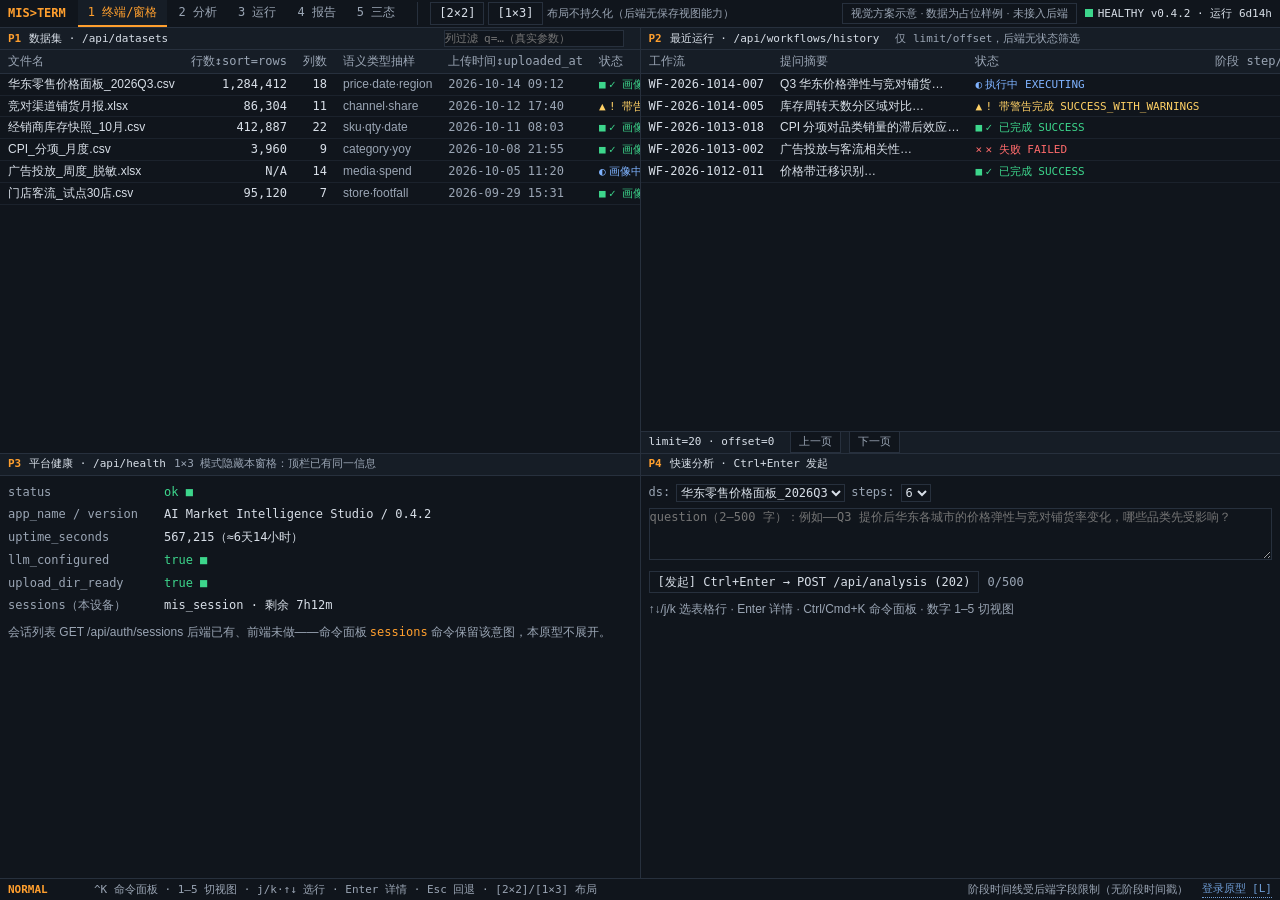
<file: design-options/option-04/index.html>
<!doctype html>
<html lang="zh-CN">
<head>
<meta charset="utf-8">
<meta name="viewport" content="width=device-width, initial-scale=1">
<title>MIS&gt;TERM · 方案04 视觉原型</title>
<style>
/* 设计底座（坐标对应：暗色/极高密度/无侧栏/键盘驱动/表格+状态时间线）
 * 1. 单色底 #0A0D12 + 唯一强调色琥珀 #FF9F2E（彭博配方：语义色极少、圆角为 0）。
 * 2. 层级只靠 1px --line 与字重建立：没有卡片阴影、没有容器嵌套（"无侧栏"的另一面）。
 * 3. 数字全部 tabular-nums 等宽右对齐；状态 = 色+形+字三重编码（色盲可分辨）。
 * 4. 密度即功能：行高 20px、字号 12px；唯报告正文区放宽到 1.9 行高（两种节奏分区）。
 * 5. 布局 2×2↔1×3 只存内存——后端无保存视图能力，界面上写明不持久化。
 * 6. 后端 PNG 图表是浅底：暗壳内用 --paper 衬底"分层"包裹，不做暗色重绘（反模式）。
 * 7. 动效仅 4 条且全部服务状态推进可感知；轮询刷新零闪烁。 */
:root{
  --bg0:#0A0D12; --bg1:#10151C; --bg2:#161D26; --line:#27303D;
  --ink:#D8DFE8; --ink2:#9AA5B4; --amber:#FF9F2E;
  --ok:#3DD68C; --bad:#FF6B6B; --warn:#FFD166; --run:#7FB3FF;
  --c1:#59C2D6; --c2:#6D9BD3; --c3:#8FA1B3; --c4:#9187D6;
  --paper:#E9ECF1; --paper-ink:#1A2130;
  --mono:ui-monospace,"Cascadia Mono",Consolas,monospace;
  --sans:-apple-system,"Segoe UI","Microsoft YaHei","PingFang SC",sans-serif;
}
*{box-sizing:border-box;margin:0;padding:0;border-radius:0}
html,body{height:100%}
body{background:var(--bg0);color:var(--ink);font:12px/1.4 var(--sans);overflow:hidden}
button,input,select,textarea{font:inherit;font-family:var(--mono);color:var(--ink);background:var(--bg1);border:1px solid var(--line)}
button{cursor:pointer;padding:2px 8px}
button:hover{background:var(--bg2)}
:focus-visible{outline:2px solid var(--amber);outline-offset:1px}
.num{font-family:var(--mono);font-variant-numeric:tabular-nums}
.mono{font-family:var(--mono)}
.dim{color:var(--ink2)}
/* ===== 顶部窗格标签条（28px，无侧栏的唯一导航） ===== */
#chrome{height:28px;display:flex;align-items:center;gap:0;border-bottom:1px solid var(--line);background:var(--bg1);padding:0 8px}
#brand{font-family:var(--mono);font-weight:700;color:var(--amber);padding-right:12px;white-space:nowrap}
#tabs{display:flex;gap:1px}
#tabs button{border:none;border-bottom:2px solid transparent;background:none;padding:4px 10px;color:var(--ink2)}
#tabs button[aria-selected="true"]{color:var(--amber);border-bottom-color:var(--amber);background:var(--bg2)}
#laygroup{display:flex;align-items:center;gap:4px;margin-left:12px;padding-left:12px;border-left:1px solid var(--line)}
#laynote{color:var(--ink2);font-size:11px}
#chrome .sp{flex:1}
#declare{font-size:11px;color:var(--ink2);border:1px solid var(--line);padding:2px 8px;margin-right:8px;white-space:nowrap}
#led{display:flex;align-items:center;gap:5px;font-family:var(--mono);font-size:11px;white-space:nowrap}
#led i{width:8px;height:8px;background:var(--ok);display:inline-block}
/* ===== 视图容器 ===== */
main{height:calc(100% - 28px - 22px);position:relative}
.view{position:absolute;inset:0;display:none;overflow:hidden}
.view.on{display:block}
/* ===== 窗格栅格：2×2 ↔ 1×3 ===== */
.panes{display:grid;height:100%;gap:1px;background:var(--line);padding:0}
body[data-layout="2x2"] #v-dash .panes{grid-template-columns:1fr 1fr;grid-template-rows:1fr 1fr}
body[data-layout="1x3"] #v-dash .panes{grid-template-columns:1fr;grid-template-rows:1fr 1fr 1fr}
body[data-layout="1x3"] #p-health{display:none}
.split{display:grid;height:100%;gap:1px;background:var(--line)}
.pane{background:var(--bg1);display:flex;flex-direction:column;min-height:0;min-width:0}
.ph{height:22px;display:flex;align-items:center;gap:8px;padding:0 8px;border-bottom:1px solid var(--line);background:var(--bg2);flex:none;font-family:var(--mono);font-size:11px}
.ph b{color:var(--amber);font-weight:700}
.pb{flex:1;overflow:auto;min-height:0}
.pb.pad{padding:8px}
/* ===== 高密度表格：粘性表头 + 行选中 ===== */
table.grid{width:100%;border-collapse:collapse;font-size:12px}
.grid th{position:sticky;top:0;background:var(--bg2);color:var(--ink2);font-weight:400;text-align:left;padding:3px 8px;border-bottom:1px solid var(--line);white-space:nowrap;font-family:var(--mono)}
.grid td{padding:2px 8px;border-bottom:1px solid #1b222c;white-space:nowrap;vertical-align:top}
.grid td.r,.grid th.r{text-align:right}
.grid tbody tr{cursor:pointer}
.grid tbody tr:hover{background:var(--bg2)}
.grid tbody tr.sel{background:var(--bg2);box-shadow:inset 3px 0 0 var(--amber)}
.grid[tabindex]{outline-offset:-2px}
/* 状态三重编码：色 + 形 + 字 */
.st{font-family:var(--mono);font-size:11px;white-space:nowrap}
.st i{font-style:normal;width:10px;display:inline-block}
.st-ok{color:var(--ok)} .st-bad{color:var(--bad)} .st-warn{color:var(--warn)} .st-run{color:var(--run)} .st-idle{color:var(--ink2)}
/* ===== 命令面板 ===== */
#palette{position:absolute;top:48px;left:50%;transform:translateX(-50%);width:560px;background:var(--bg1);border:1px solid var(--amber);z-index:60;display:none;flex-direction:column;box-shadow:0 6px 24px rgba(0,0,0,.6)}
#palette.on{display:flex;animation:pop 120ms ease-out}
@keyframes pop{from{transform:translateX(-50%) translateY(-4px);opacity:.4}}
#pq{border:none;border-bottom:1px solid var(--line);padding:8px 10px;font-size:14px;background:var(--bg0)}
#plist{max-height:280px;overflow:auto}
#plist div{padding:6px 10px;display:flex;justify-content:space-between;gap:12px;cursor:pointer;border-left:3px solid transparent}
#plist div.cur{background:var(--bg2);border-left-color:var(--amber)}
#plist .kbd{color:var(--ink2);font-family:var(--mono);font-size:11px}
#phint{border-top:1px solid var(--line);padding:4px 10px;color:var(--ink2);font-family:var(--mono);font-size:11px}
/* ===== 详情覆盖层（Enter/点击行 → 右侧滑出，Bloomberg QR 语义） ===== */
#detail{position:absolute;top:0;right:0;bottom:22px;width:420px;background:var(--bg1);border-left:1px solid var(--amber);z-index:50;display:none;flex-direction:column}
#detail.on{display:flex}
#dbody{overflow:auto;padding:8px 12px;flex:1}
#dbody dl{display:grid;grid-template-columns:96px 1fr;gap:4px 10px;font-size:12px}
#dbody dt{color:var(--ink2);font-family:var(--mono)}
#dbody dd{font-family:var(--mono);word-break:break-all}
/* ===== 状态栏 ===== */
#status{position:fixed;bottom:0;left:0;right:0;height:22px;display:flex;align-items:center;gap:14px;padding:0 8px;border-top:1px solid var(--line);background:var(--bg1);font-family:var(--mono);font-size:11px;z-index:70}
#mode{color:var(--amber);width:72px;font-weight:700}
#status .sp{flex:1}
#status a{color:var(--c2);text-decoration:none;border-bottom:1px dotted var(--c2);cursor:pointer}
/* ===== 登录终端框 ===== */
.termbox{width:420px;margin:9vh auto 0;border:1px solid var(--line);background:var(--bg1)}
.termbox .ph b{font-size:13px}
.termbox .row{display:flex;align-items:center;gap:8px;padding:6px 10px;border-bottom:1px solid #1b222c}
.termbox label{font-family:var(--mono);color:var(--amber);width:44px;flex:none}
.termbox input{flex:1;border:none;background:none;padding:2px}
.termbox .foot{padding:8px 10px;display:flex;gap:8px;align-items:center}
.termbox .tag{font-size:11px;color:var(--ink2)}
.err{color:var(--bad);font-family:var(--mono);font-size:11px;padding:0 10px 6px;display:none}
.err.on{display:block}
/* ===== 阶梯与时间线 ===== */
.steps{display:flex;gap:2px;align-items:center}
.steps i{width:26px;height:12px;border:1px solid var(--run);font-style:normal;display:inline-block}
.steps i.done{background:var(--run)}
.steps i.cur{outline:2px solid var(--amber);outline-offset:1px}
.steps i.idle{border-color:var(--line)}
.tl{display:flex;flex-direction:column;font-family:var(--mono);font-size:11px}
.tl .n{display:flex;gap:10px;padding:3px 8px;border-bottom:1px solid #1b222c}
.tl .n b{width:14px;text-align:center;font-weight:400}
.tl .v{border-left:2px solid var(--run);padding-left:6px}
/* ===== 报告 ===== */
.doc{max-width:74ch;padding:14px 20px;font-size:14px;line-height:1.9}
.doc h3{font-family:var(--mono);font-size:15px;color:var(--amber);margin:18px 0 6px;font-weight:700}
.doc p{margin:0 0 10px}
a.cite{color:var(--amber);font-family:var(--mono);font-size:10px;text-decoration:none;vertical-align:super;border-bottom:1px dotted var(--amber);cursor:pointer;padding:0 1px}
.ev{padding:5px 10px;border-bottom:1px solid #1b222c;font-family:var(--mono);font-size:11px}
.ev.flash{background:var(--bg2);transition:background 180ms ease-out}
.figure{margin:10px 0;border:1px solid var(--line);background:var(--bg1)}
.figure .plot{background:var(--paper);padding:8px}
.figure figcaption{padding:5px 8px;color:var(--ink2);font-size:11px;font-family:var(--mono)}
.sev{font-family:var(--mono);font-size:11px}
/* ===== 三态 ===== */
.empty{padding:16px 12px;color:var(--ink2)}
.empty b{display:block;color:var(--ink);font-size:13px;margin-bottom:4px;font-weight:400}
.sk{height:12px;background:var(--bg2);margin:6px 0;animation:brt 1.2s ease-in-out infinite alternate}
@keyframes brt{from{opacity:.4}to{opacity:1}}
.spin{display:inline-block;width:10px;text-align:center;font-family:var(--mono)}
/* ===== 窄屏：表格转标签—值堆叠 ===== */
@media (max-width:900px){
  #laynote,#tabs button span.t{display:none}
  .view{overflow:auto}
  body[data-layout="2x2"] #v-dash .panes{grid-template-columns:1fr;grid-template-rows:repeat(4,minmax(220px,auto))}
  .split.two,.split.three{grid-template-columns:1fr!important;grid-template-rows:repeat(3,minmax(260px,auto))!important}
  #detail{width:100%}
  .grid thead{display:none}
  .grid tbody tr{display:block;border-bottom:1px solid var(--line);padding:4px 0}
  .grid td{display:flex;border:none;padding:1px 8px}
  .grid td::before{content:attr(data-th);color:var(--ink2);width:96px;flex:none;font-family:var(--mono)}
  .grid td.r{text-align:left}
}
@media (prefers-reduced-motion:reduce){*{animation:none!important;transition:none!important}}
</style>
</head>
<body data-view="dash" data-layout="2x2" data-mode="normal">

<!-- 顶部窗格标签条：无侧栏，一切导航在此 + Ctrl/Cmd+K -->
<header id="chrome">
  <span id="brand">MIS&gt;TERM</span>
  <nav id="tabs" role="tablist" aria-label="视图">
    <button role="tab" data-v="dash" aria-selected="true">1 终端<span class="t">/窗格</span></button>
    <button role="tab" data-v="ana" aria-selected="false">2 分析</button>
    <button role="tab" data-v="run" aria-selected="false">3 运行</button>
    <button role="tab" data-v="rep" aria-selected="false">4 报告</button>
    <button role="tab" data-v="st3" aria-selected="false">5 三态</button>
  </nav>
  <div id="laygroup">
    <button id="lay22" aria-pressed="true">[2×2]</button><button id="lay13" aria-pressed="false">[1×3]</button>
    <span id="laynote">布局不持久化（后端无保存视图能力）</span>
  </div>
  <span class="sp"></span>
  <span id="declare">视觉方案示意 · 数据为占位样例 · 未接入后端</span>
  <span id="led" title="GET /api/health"><i></i>HEALTHY v0.4.2 · 运行 6d14h</span>
</header>

<main id="views">

  <!-- ============ 视图 0：登录（含 needs_bootstrap） ============ -->
  <section class="view" id="v-login" data-view="login">
    <div class="termbox">
      <div class="ph"><b id="lg-title">auth: login</b><span class="sp"></span><span class="dim" id="lg-sub">session 8h · HttpOnly</span></div>
      <div id="lg-login">
        <div class="row"><label for="lg-u">user:</label><input id="lg-u" autocomplete="username" placeholder="analyst"></div>
        <div class="row"><label for="lg-p">pass:</label><input id="lg-p" type="password" placeholder="••••••"></div>
      </div>
      <div id="lg-boot" hidden>
        <div class="row"><label for="lb-u">user:</label><input id="lb-u" placeholder="首个管理员账号"></div>
        <div class="row"><label for="lb-p">pass:</label><input id="lb-p" type="password"></div>
        <div class="row"><label for="lb-p2">confirm:</label><input id="lb-p2" type="password"></div>
        <div class="row dim" style="display:block;padding:6px 10px">首次部署 · 尚无管理员账号（needs_bootstrap=true）· 提交调用 POST /auth/bootstrap</div>
      </div>
      <div class="err" id="lg-err">用户名或密码错误（统一文案，不泄露账号是否存在）</div>
      <div class="err" id="lg-429" style="color:var(--warn)">请求过于被限流：429 · Retry-After: 30s，按钮已禁用</div>
      <div class="foot">
        <button id="lg-submit">登录 [Enter]</button>
        <span class="tag dim">把市场数据变成可追溯的决策依据</span>
        <span class="sp" style="flex:1"></span>
        <button id="lg-swap" class="dim" title="原型切换，演示两种互斥模式">切换 bootstrap 模式（原型）</button>
      </div>
    </div>
  </section>

  <!-- ============ 视图 1：终端首屏 · 多窗格 2×2（可切 1×3） ============ -->
  <section class="view on" id="v-dash" data-view="dash">
    <div class="panes">
      <div class="pane" id="p-ds">
        <div class="ph"><b>P1</b> 数据集 · /api/datasets
          <input id="ds-q" placeholder="列过滤 q=…（真实参数）" style="margin-left:auto;width:180px">
          <span id="ds-count" class="dim"></span>
        </div>
        <div class="pb">
          <table class="grid" id="tbl-ds" tabindex="0" aria-label="数据集列表，方向键或 j/k 移行，Enter 查看详情">
            <thead><tr><th>文件名</th><th class="r">行数↕sort=rows</th><th class="r">列数</th><th>语义类型抽样</th><th>上传时间↕uploaded_at</th><th>状态</th></tr></thead>
            <tbody>
              <tr data-k="ds"><td>华东零售价格面板_2026Q3.csv</td><td class="r num">1,284,412</td><td class="r num">18</td><td class="dim">price·date·region</td><td class="mono dim">2026-10-14 09:12</td><td><span class="st st-ok"><i>■</i>✓ 画像完成</span></td></tr>
              <tr data-k="ds"><td>竞对渠道铺货月报.xlsx</td><td class="r num">86,304</td><td class="r num">11</td><td class="dim">channel·share</td><td class="mono dim">2026-10-12 17:40</td><td><span class="st st-warn"><i>▲</i>! 带告警（重复行 0.4%）</span></td></tr>
              <tr data-k="ds"><td>经销商库存快照_10月.csv</td><td class="r num">412,887</td><td class="r num">22</td><td class="dim">sku·qty·date</td><td class="mono dim">2026-10-11 08:03</td><td><span class="st st-ok"><i>■</i>✓ 画像完成</span></td></tr>
              <tr data-k="ds"><td>CPI_分项_月度.csv</td><td class="r num">3,960</td><td class="r num">9</td><td class="dim">category·yoy</td><td class="mono dim">2026-10-08 21:55</td><td><span class="st st-ok"><i>■</i>✓ 画像完成</span></td></tr>
              <tr data-k="ds"><td>广告投放_周度_脱敏.xlsx</td><td class="r num">N/A</td><td class="r num">14</td><td class="dim">media·spend</td><td class="mono dim">2026-10-05 11:20</td><td><span class="st st-run"><i>◐</i>画像中 PROFILING</span></td></tr>
              <tr data-k="ds"><td>门店客流_试点30店.csv</td><td class="r num">95,120</td><td class="r num">7</td><td class="dim">store·footfall</td><td class="mono dim">2026-09-29 15:31</td><td><span class="st st-ok"><i>■</i>✓ 画像完成</span></td></tr>
            </tbody>
          </table>
        </div>
      </div>
      <div class="pane" id="p-hist">
        <div class="ph"><b>P2</b> 最近运行 · /api/workflows/history<span class="sp"></span><span class="dim">仅 limit/offset，后端无状态筛选</span></div>
        <div class="pb">
          <table class="grid" id="tbl-hist" tabindex="0" aria-label="最近运行，方向键或 j/k 移行，Enter 查看详情">
            <thead><tr><th>工作流</th><th>提问摘要</th><th>状态</th><th class="r">阶段 step/total</th><th class="r">整条任务耗时</th></tr></thead>
            <tbody>
              <tr data-k="wf"><td class="mono">WF-2026-1014-007</td><td>Q3 华东价格弹性与竞对铺货…</td><td><span class="st st-run"><i>◐</i>执行中 EXECUTING</span></td><td class="r num">4/6</td><td class="r num">03:41</td></tr>
              <tr data-k="wf"><td class="mono">WF-2026-1014-005</td><td>库存周转天数分区域对比…</td><td><span class="st st-warn"><i>▲</i>! 带警告完成 SUCCESS_WITH_WARNINGS</span></td><td class="r num">6/6</td><td class="r num">05:02</td></tr>
              <tr data-k="wf"><td class="mono">WF-2026-1013-018</td><td>CPI 分项对品类销量的滞后效应…</td><td><span class="st st-ok"><i>■</i>✓ 已完成 SUCCESS</span></td><td class="r num">6/6</td><td class="r num">04:37</td></tr>
              <tr data-k="wf"><td class="mono">WF-2026-1013-002</td><td>广告投放与客流相关性…</td><td><span class="st st-bad"><i>×</i>✕ 失败 FAILED</span></td><td class="r num">3/6</td><td class="r num">01:12</td></tr>
              <tr data-k="wf"><td class="mono">WF-2026-1012-011</td><td>价格带迁移识别…</td><td><span class="st st-ok"><i>■</i>✓ 已完成 SUCCESS</span></td><td class="r num">5/5</td><td class="r num">03:55</td></tr>
            </tbody>
          </table>
        </div>
        <div class="ph" style="border-top:1px solid var(--line);border-bottom:none">limit=20 · offset=0<span class="sp"></span><button class="dim" title="真实参数 limit(1–100)/offset，此处为视觉占位">上一页</button><button class="dim">下一页</button></div>
      </div>
      <div class="pane" id="p-health">
        <div class="ph"><b>P3</b> 平台健康 · /api/health<span class="dim">1×3 模式隐藏本窗格：顶栏已有同一信息</span></div>
        <div class="pb pad">
          <dl style="display:grid;grid-template-columns:150px 1fr;gap:6px;font-size:12px">
            <dt class="dim mono">status</dt><dd class="mono st-ok">ok ■</dd>
            <dt class="dim mono">app_name / version</dt><dd class="mono">AI Market Intelligence Studio / 0.4.2</dd>
            <dt class="dim mono">uptime_seconds</dt><dd class="mono num">567,215（≈6天14小时）</dd>
            <dt class="dim mono">llm_configured</dt><dd class="mono st-ok">true ■</dd>
            <dt class="dim mono">upload_dir_ready</dt><dd class="mono st-ok">true ■</dd>
            <dt class="dim mono">sessions（本设备）</dt><dd class="mono">mis_session · 剩余 7h12m</dd>
          </dl>
          <p class="dim" style="margin-top:10px">会话列表 GET /api/auth/sessions 后端已有、前端未做——命令面板 <span class="mono" style="color:var(--amber)">sessions</span> 命令保留该意图，本原型不展开。</p>
        </div>
      </div>
      <div class="pane" id="p-new">
        <div class="ph"><b>P4</b> 快速分析 · Ctrl+Enter 发起</div>
        <div class="pb pad">
          <div class="row" style="display:flex;gap:6px;margin-bottom:6px"><span class="dim mono">ds:</span><select id="q-ds" aria-label="选择数据集"><option>华东零售价格面板_2026Q3</option><option>竞对渠道铺货月报</option><option>经销商库存快照_10月</option><option>CPI_分项_月度</option></select><span class="dim mono">steps:</span><select id="q-steps" aria-label="max_steps 1–8"><option>6</option></select></div>
          <textarea id="q-text" rows="3" style="width:100%" placeholder="question（2–500 字）：例如——Q3 提价后华东各城市的价格弹性与竞对铺货率变化，哪些品类先受影响？"></textarea>
          <div style="margin-top:6px;display:flex;gap:8px;align-items:center">
            <button id="q-go">[发起] Ctrl+Enter → POST /api/analysis (202)</button>
            <span class="dim num" id="q-count">0/500</span>
          </div>
          <p class="dim" style="margin-top:8px">↑↓/j/k 选表格行 · Enter 详情 · Ctrl/Cmd+K 命令面板 · 数字 1–5 切视图</p>
        </div>
      </div>
    </div>
  </section>

  <!-- ============ 视图 2：市场分析（提问 → 发起 → 运行） ============ -->
  <section class="view" id="v-ana" data-view="ana">
    <div class="split" style="grid-template-columns:1fr 1fr;height:100%">
      <div class="pane">
        <div class="ph"><b>F2</b> 提问 · 选数据集 → 输入需求 → 发起</div>
        <div class="pb pad">
          <div class="dim mono" style="margin-bottom:4px">dataset:</div>
          <table class="grid" id="tbl-pick" tabindex="0" aria-label="数据集选择，方向键或 j/k 移动，Enter 选中">
            <thead><tr><th></th><th>文件名</th><th class="r">行数</th><th class="r">缺失率</th><th>列数</th></tr></thead>
            <tbody>
              <tr data-k="pick" class="sel"><td>●</td><td>华东零售价格面板_2026Q3.csv</td><td class="r num">1,284,412</td><td class="r num">2.1%</td><td class="r num">18</td></tr>
              <tr data-k="pick"><td>○</td><td>经销商库存快照_10月.csv</td><td class="r num">412,887</td><td class="r num">0.8%</td><td class="r num">22</td></tr>
              <tr data-k="pick"><td>○</td><td>CPI_分项_月度.csv</td><td class="r num">3,960</td><td class="r num">N/A</td><td class="r num">9</td></tr>
            </tbody>
          </table>
          <div class="dim mono" style="margin:10px 0 4px">question · 2–500 字：</div>
          <textarea id="a-text" rows="4" style="width:100%">Q3 提价后华东各城市价格弹性与竞对铺货率变化，哪些品类先受影响？</textarea>
          <div style="display:flex;gap:8px;margin-top:6px;align-items:center"><span class="dim num" id="a-count">38/500</span><span class="dim mono">max_steps:</span><select id="a-steps" aria-label="max_steps"><option>6</option><option>8</option></select><button id="a-go" style="margin-left:auto">[发起] POST /api/analysis → 202</button></div>
        </div>
      </div>
      <div class="pane">
        <div class="ph"><b>F2</b> 发起后 · 当前窗格原地切为运行态</div>
        <div class="pb pad" id="a-after">
          <p class="dim">发起成功后不跳页：运行状态直接接管本窗格（1000ms 轮询 <span class="mono">GET /api/workflows/{id}</span>）。下方为当前活动运行摘要 ——</p>
          <table class="grid" id="tbl-live" tabindex="0" aria-label="活动运行"><thead><tr><th>工作流</th><th>状态</th><th class="r">step/total</th><th class="r">整条任务耗时</th></tr></thead>
          <tbody><tr data-k="wf"><td class="mono">WF-2026-1014-007</td><td><span class="st st-run"><i>◐</i>执行中 EXECUTING</span></td><td class="r num" id="live-step">4/6</td><td class="r num" id="live-elapsed">03:41</td></tr></tbody></table>
          <p style="margin-top:10px"><button data-goto="run">[R] 进入运行监控窗格 →</button></p>
        </div>
      </div>
    </div>
  </section>

  <!-- ============ 视图 3：Agent 运行（状态时间线；无阶段耗时） ============ -->
  <section class="view" id="v-run" data-view="run">
    <div class="split three" style="grid-template-columns:5fr 4fr 6fr;height:100%">
      <div class="pane">
        <div class="ph"><b>F3</b> 概览 · WF-2026-1014-007</div>
        <div class="pb pad">
          <p style="margin-bottom:8px"><span class="st st-run" style="font-size:14px"><i>◐</i> 执行中 <span class="dim mono">EXECUTING</span></span></p>
          <div class="steps" id="ladder" aria-label="已完成阶段数 step_index/total_steps"></div>
          <p class="dim" style="margin-top:6px">阶梯 = <span class="mono">step_index/total_steps</span>（已完成<b>阶段数</b>）。后端无阶段时间戳 → 不标注阶段耗时。</p>
          <dl style="display:grid;grid-template-columns:auto 1fr;gap:4px 12px;margin-top:10px;font-size:12px">
            <dt class="dim mono">整条任务耗时</dt><dd class="mono num" id="r-elapsed">03:41（finished_at−created_at，真实可算）</dd>
            <dt class="dim mono">上次轮询</dt><dd class="mono num" id="r-poll">14:02:11 · 间隔 1000ms（前端轮询，非推送）</dd>
            <dt class="dim mono">max_steps</dt><dd class="mono num">6</dd>
          </dl>
          <p style="margin-top:10px"><button id="r-adv" class="dim">推进一个阶段（原型按钮 · 模拟轮询观察）</button></p>
          <p style="margin-top:4px"><button id="r-report" data-goto="rep">[Enter] 完成后打开报告 →</button></p>
        </div>
      </div>
      <div class="pane">
        <div class="ph"><b>F3</b> 状态时间线 · 会话内轮询观察</div>
        <div class="pb">
          <div class="tl" id="timeline"></div>
          <p class="dim" style="padding:6px 8px">节点=本次会话<b>观察到状态推进的时刻</b>；阶段边界以轮询粒度（1000ms）近似，非阶段起止时间。</p>
        </div>
      </div>
      <div class="pane">
        <div class="ph"><b>F3</b> 任务简报 · tasks[]<span class="dim" style="margin-left:auto">状态 6 态含 SKIPPED</span></div>
        <div class="pb">
          <table class="grid" id="tbl-task" tabindex="0" aria-label="任务列表，方向键或 j/k 移行，Enter 查看错误详情">
            <thead><tr><th>task_id</th><th>description</th><th>状态</th><th>error</th></tr></thead>
            <tbody>
              <tr data-k="task"><td class="mono">T1</td><td>读取华东价格面板并按城市聚合</td><td><span class="st st-ok"><i>■</i>✓ 完成</span></td><td class="dim">—</td></tr>
              <tr data-k="task"><td class="mono">T2</td><td>竞对铺货率差分（Q2 vs Q3）</td><td><span class="st st-ok"><i>■</i>✓ 完成</span></td><td class="dim">—</td></tr>
              <tr data-k="task"><td class="mono">T3</td><td>低基数品类剔除</td><td><span class="st st-idle"><i>◇</i>已跳过 SKIPPED</span></td><td class="dim">—</td></tr>
              <tr data-k="task"><td class="mono">T4</td><td>价格弹性回归（分城市）</td><td><span class="st st-run"><i>◐</i>运行中</span></td><td class="dim">—</td></tr>
              <tr data-k="task" data-err="chart 渲染超时：matplotlib 子进程 30s 未返回（占位样例）"><td class="mono">T5</td><td>弹性散点图渲染</td><td><span class="st st-bad"><i>×</i>✕ 失败</span></td><td class="mono st-bad" title="Enter 展开">chart 渲染超时…</td></tr>
              <tr data-k="task"><td class="mono">T6</td><td>报告章节撰写</td><td><span class="st st-idle"><i>○</i>等待中 PENDING</span></td><td class="dim">—</td></tr>
            </tbody>
          </table>
        </div>
      </div>
    </div>
  </section>

  <!-- ============ 视图 4：报告（cites + 来源；暗色分层） ============ -->
  <section class="view" id="v-rep" data-view="rep">
    <div class="split two" style="grid-template-columns:7fr 5fr;height:100%">
      <div class="pane">
        <div class="ph"><b>F4</b> 报告 · WF-2026-1013-018 · generated_at 2026-10-14 10:22 · 数据截至 2026-10-01 · <span class="mono">llm_used=true</span></div>
        <div class="pb doc">
          <h3>Q3 华东价格弹性与品类传导分析</h3>
          <p class="dim" style="font-size:12px;margin-bottom:14px">summary｜提价后 6 周内，高价带品类动销率降幅最大且最先传导；低竞对铺货城市弹性被低估约 1/3。每个角标 <a class="cite" data-t="ev-T1">[T1]</a> 均可在右栏核对来源。</p>
          <h3>01 总体弹性</h3>
          <p>华东 12 城样本显示，均价上浮 3.8% 对应动销率下降 2.1 个百分点<a class="cite" data-t="ev-T1">[T1]</a>，整体需求价格弹性约为 −0.55，属于弱弹性区间；但城市间差异显著，铺货率低于 40% 的城市弹性估计普遍偏小<a class="cite" data-t="ev-T2">[T2]</a>。</p>
          <figure class="figure">
            <div class="plot">
              <svg width="640" height="180" viewBox="0 0 640 180" role="img" aria-label="示意：各品类动销率降幅柱图（后端实为浅底 PNG，此处内联 SVG 示意）">
                <rect x="0" y="0" width="640" height="180" fill="#E9ECF1"/>
                <line x1="40" y1="150" x2="620" y2="150" stroke="#1A2130"/>
                <line x1="40" y1="150" x2="40" y2="14" stroke="#1A2130"/>
                <g fill="#59C2D6"><rect x="70" y="60" width="46" height="90"/><rect x="150" y="80" width="46" height="70"/><rect x="310" y="96" width="46" height="54"/><rect x="390" y="110" width="46" height="40"/></g>
                <g fill="#6D9BD3"><rect x="120" y="44" width="22" height="106"/><rect x="230" y="70" width="22" height="80"/><rect x="256" y="70" width="22" height="52"/><rect x="440" y="118" width="22" height="32"/><rect x="466" y="118" width="22" height="20"/></g>
                <g fill="#9187D6"><rect x="530" y="52" width="46" height="98"/><rect x="560" y="52" width="16" height="60"/></g>
                <g font-size="10" fill="#1A2130" font-family="monospace">
                  <text x="66" y="166">家电</text><text x="146" y="166">白酒</text><text x="226" y="166">个护</text><text x="306" y="166">食品</text><text x="386" y="166">生鲜</text><text x="526" y="166">合计</text>
                  <text x="6" y="64">pt</text>
                </g>
              </svg>
            </div>
            <figcaption>图1 bar｜品类动销率降幅（示意）。后端产物为浅底 matplotlib PNG：暗壳内以浅纸底容器<b>分层</b>呈现，不做暗色重绘。</figcaption>
          </figure>
          <h3>02 传导次序</h3>
          <p>家电与个护在第 2 周即出现动销缺口<a class="cite" data-t="ev-T3">[T3]</a>，食品生鲜滞后约 3 周，说明高价带品类先吸收冲击。竞对铺货率在窗口期内上浮 1.7pp，与弹性估计方向一致的品类占 8/12<a class="cite" data-t="ev-T4">[T4]</a>。</p>
          <h3>03 数据质量说明</h3>
          <p class="dim mono" style="font-size:11px">data_quality_notes：① 3 城缺 2026-09-28 快照，已按邻日插补；② SKU 映射表版本 2026-08，跨版本品类 0.3% 未纳入；③ 单位与精度按列定义（元/2位小数，缺失显示 N/A）。</p>
        </div>
      </div>
      <div class="pane">
        <div class="ph"><b>F4</b> 证据窗格 · citations + cites 对应</div>
        <div class="pb" id="evpane">
          <div class="ev" id="ev-T1"><span class="st st-ok"><i>■</i>✓</span> <b class="mono">[T1]</b> 工具调用 T1 · query_price_elasticity(华东12城, Q3)<br><span class="dim">返回 12 行 · 行数 12/12 · 引用字段：avg_uplift=3.8% · sell_rate_delta=−2.1pt</span></div>
          <div class="ev" id="ev-T2"><span class="st st-ok"><i>■</i>✓</span> <b class="mono">[T2]</b> T2 · groupby(city).quantile('distribution_rate')<br><span class="dim">来源文件：华东零售价格面板_2026Q3.csv · 数据截至 2026-10-01</span></div>
          <div class="ev" id="ev-T3"><span class="st st-ok"><i>■</i>✓</span> <b class="mono">[T3]</b> T4 · lag_analysis(weekly_sell_rate, 6)<br><span class="dim">参数：max_lag=4 · 输出：家电/个护 lead=2 周</span></div>
          <div class="ev" id="ev-T4"><span class="st st-warn"><i>▲</i>!</span> <b class="mono">[T4]</b> T7 · diff_competitor_coverage(Q2,Q3)<br><span class="dim">部分城市竞对数据缺失（N/A），置信区间已放宽</span></div>
          <div class="ph" style="border-top:1px solid var(--line)">校验结果 · validation</div>
          <div class="ev"><span class="sev st-bad">▲ error</span> 0 项</div>
          <div class="ev"><span class="sev st-warn">△ warning</span> 1 项：02 节“占 8/12”与 T7 行数口径需注明插补规则</div>
          <div class="ev"><span class="sev" style="color:var(--run)">○ info</span> 2 项：单位声明 · 插补说明</div>
          <p class="dim" style="padding:8px 10px">正文角标可 Tab 聚焦、Enter/点击 → 本栏定位高亮；无来源行的段落不允许渲染（本产品核心约束）。</p>
        </div>
      </div>
    </div>
  </section>

  <!-- ============ 视图 5：空态 / 加载 / 错误 三态 ============ -->
  <section class="view" id="v-st3" data-view="st3">
    <div class="split" style="grid-template-columns:1fr 1fr 1fr;height:100%">
      <div class="pane">
        <div class="ph"><b>S1</b> 空态 · 三种成因分开呈现</div>
        <div class="pb">
          <div class="empty"><b>暂无数据集</b>还没有数据 · 上传数据集，开始第一次分析<br><button style="margin-top:6px">[U] 上传 CSV/Excel → POST /api/datasets/upload</button></div>
          <div class="empty" style="border-top:1px solid var(--line)"><b>筛选无结果</b>q=“2025” 未命中 · 数据集共 6 个<br><button style="margin-top:6px" class="dim">清除过滤</button></div>
          <div class="empty" style="border-top:1px solid var(--line)"><b>读取失败</b>列表接口返回错误，数据可能存在但未取回<br><button style="margin-top:6px" class="dim">重试 [R]</button></div>
        </div>
      </div>
      <div class="pane">
        <div class="ph"><b>S2</b> 加载态 · 1000ms 轮询中</div>
        <div class="pb pad">
          <p><span class="spin st-run">◐</span> <span class="st st-run"><i>◐</i>执行中 EXECUTING</span> <span class="dim mono">WF-2026-1014-007 · 上次轮询 14:02:11</span></p>
          <div style="margin-top:10px"><div class="sk" style="width:80%"></div><div class="sk" style="width:64%"></div><div class="sk" style="width:72%"></div><div class="sk" style="width:50%"></div></div>
          <p class="dim" style="margin-top:10px">骨架仅表示“窗格被占用”；轮询刷新<b>不做闪烁</b>，只更新时间戳文字。</p>
        </div>
      </div>
      <div class="pane">
        <div class="ph"><b>S3</b> 错误态</div>
        <div class="pb pad">
          <p class="st st-bad"><i>×</i>✕ 分析发起失败 FAILED</p>
          <p class="dim mono" style="margin-top:6px">POST /api/analysis → 429<br>Retry-After: 30（真实字段倒计时）</p>
          <p style="margin-top:10px"><button class="dim" disabled>重试（限流中已禁用）</button></p>
          <p class="dim" style="margin-top:10px">失败文案统一、不泄露后端堆栈；错误详情以等宽次要文字保留可查证原值。</p>
        </div>
      </div>
    </div>
  </section>

  <!-- ============ 命令面板 Ctrl/Cmd+K ============ -->
  <div id="palette" role="dialog" aria-modal="true" aria-label="命令面板">
    <input id="pq" placeholder="命令：goto / layout / help …" autocomplete="off" spellcheck="false">
    <div id="plist" role="listbox" aria-label="命令列表"></div>
    <div id="phint">↑↓ 选择 · Enter 执行 · Esc 退出面板</div>
  </div>

  <!-- ============ 详情覆盖层（Enter 打开） ============ -->
  <div id="detail" role="dialog" aria-modal="true" aria-label="行详情">
    <div class="ph"><b>DETAIL</b><span id="dtitle"></span><span class="sp"></span><button id="dclose">Esc 关闭</button></div>
    <div id="dbody"></div>
  </div>

  <!-- ============ 详情覆盖层（Enter 打开） ============ -->

</main>

<footer id="status">
  <span id="mode">NORMAL</span>
  <span class="dim">^K 命令面板 · 1–5 切视图 · j/k·↑↓ 选行 · Enter 详情 · Esc 回退 · [2×2]/[1×3] 布局</span>
  <span class="sp"></span>
  <span class="dim">阶段时间线受后端字段限制（无阶段时间戳）</span>
  <a id="to-login" role="button" tabindex="0">登录原型 [L]</a>
</footer>

<script>
/* JS 范围声明（对应文档缺点 1）：实装 = 面板/1–5/jk/Enter/Esc/布局切换；
 * 未实装 = 面板动态索引全部控件、Ctrl+W 窗格焦点跳转。 */
(function(){
"use strict";
var $=function(s,c){return (c||document).querySelector(s)};
var $$=function(s,c){return Array.prototype.slice.call((c||document).querySelectorAll(s))};
var VIEWS={dash:"终端",ana:"分析",run:"运行",rep:"报告",st3:"三态",login:"登录"};

function setMode(m){document.body.setAttribute("data-mode",m);$("#mode").textContent=m.toUpperCase();}
function setView(v){
  document.body.setAttribute("data-view",v);
  $$(".view").forEach(function(s){s.classList.toggle("on",s.getAttribute("data-view")===v);});
  $$("#tabs button").forEach(function(b){b.setAttribute("aria-selected",String(b.dataset.v===v));});
}
function setLayout(l){
  document.body.setAttribute("data-layout",l);
  $("#lay22").setAttribute("aria-pressed",String(l==="2x2"));
  $("#lay13").setAttribute("aria-pressed",String(l==="1x3"));
}
$("#lay22").addEventListener("click",function(){setLayout("2x2")});
$("#lay13").addEventListener("click",function(){setLayout("1x3")});
$("#tabs").addEventListener("click",function(e){var b=e.target.closest("button[data-v]");if(b)setView(b.dataset.v);});
$$("[data-goto]").forEach(function(b){b.addEventListener("click",function(){setView(b.dataset.goto)})});
$("#to-login").addEventListener("click",function(){setView("login")});
$("#to-login").addEventListener("keydown",function(e){if(e.key==="Enter"||e.key==="l")setView("login")});

/* ---------- 高密度表格：粘性表头由 CSS；键盘选行（↑↓/jk）+ Enter 详情 ---------- */
var tables=[];
function initTable(tbl){
  var t={el:tbl,i:-1,rows:$$("tbody tr",tbl)};
  t.sel=function(n,scroll){
    if(!t.rows.length)return;
    t.i=Math.max(0,Math.min(t.rows.length-1,n));
    t.rows.forEach(function(r,k){r.classList.toggle("sel",k===t.i)});
    if(scroll!==false&&document.activeElement!==tbl)tbl.focus();
    if(scroll!==false)t.rows[t.i].scrollIntoView({block:"nearest"});
  };
  tbl.addEventListener("click",function(e){
    var tr=e.target.closest("tbody tr");if(!tr)return;
    t.sel(t.rows.indexOf(tr),false);openDetail(tr);
  });
  $$("th",tbl).forEach(function(th,k){
    $$("tbody tr",tbl).forEach(function(tr){var td=tr.children[k];if(td)td.setAttribute("data-th",th.textContent.replace(/[↕].*/,""));});
  });
  tables.push(t);return t;
}
$$("table.grid").forEach(initTable);
function activeTable(){
  var a=document.activeElement;
  if(a&&a.classList&&a.classList.contains("grid")){
    for(var i=0;i<tables.length;i++)if(tables[i].el===a)return tables[i];
  }
  var vis=(a&&a.closest?a.closest(".view"):null)||$(".view.on");
  for(var j=0;j<tables.length;j++){
    if(vis&&vis.contains(tables[j].el))return tables[j];
  }
  return null;
}

/* ---------- 详情覆盖层 ---------- */
var DS_DETAIL={
 "华东零售价格面板_2026Q3.csv":[["dataset_id","DS-0141"],["rows / columns","1,284,412 / 18"],["画像（/profile）","语义类型：price·date·region·sku；缺失率 2.1%；重复行 0"],["分位数抽样","price P50=¥28.40 · P95=¥217.90（decimals=2, unit=CNY）"],["告警","无"],["接口","GET /api/datasets/141 + /profile"]],
 "竞对渠道铺货月报.xlsx":[["dataset_id","DS-0138"],["rows / columns","86,304 / 11"],["画像","channel·share；缺失率 N/A（无空值列）；"],["告警","重复行 0.4%（已列入 data_quality_notes）"],["接口","GET /api/datasets/138 + /profile"]],
 "经销商库存快照_10月.csv":[["dataset_id","DS-0136"],["rows / columns","412,887 / 22"],["接口","GET /api/datasets/136 + /profile"]]
};
var WF_DETAIL={
 "WF-2026-1014-007":[["status","EXECUTING（执行中）"],["step_index/total_steps","4/6（仅阶段数，无阶段耗时）"],["created_at","2026-10-14 13:58:30"],["报告","GET /api/workflows/…/report（完成后）"]],
 "WF-2026-1013-002":[["status","FAILED（失败）"],["step_index/total_steps","3/6"],["error","chart 渲染超时（占位样例）"],["整条任务耗时","01:12 = finished_at−created_at"]]
};
function openDetail(tr){
  var k=tr.dataset.k,body=$("#dbody");body.innerHTML="";
  var first=$("td",tr).textContent.trim(),pairs=null;
  if(k==="ds"||k==="pick"){var name=tr.children[k==="pick"?1:0].textContent.trim();pairs=DS_DETAIL[name]||[["文件名",name],["详情","（原型内该行的画像数据未展开）"]];title(name);}
  else if(k==="wf"){pairs=WF_DETAIL[first]||[[first,"（原型内未展开）"],["状态",tr.children[2].textContent.trim()]];title(first);}
  else if(k==="task"){title(tr.children[1].textContent.trim());pairs=[["task_id",tr.children[0].textContent.trim()],["状态",tr.children[2].textContent.trim()],["error",tr.dataset.err||"无"]];}
  var dl=document.createElement("dl");
  pairs.forEach(function(p){var dt=document.createElement("dt"),dd=document.createElement("dd");dt.textContent=p[0];dd.textContent=p[1];dl.appendChild(dt);dl.appendChild(dd);});
  body.appendChild(dl);
  function title(s){$("#dtitle").textContent=" · "+s;}
  $("#detail").classList.add("on");setMode("detail");
}
$("#dclose").addEventListener("click",closeDetail);
function closeDetail(){$("#detail").classList.remove("on");setMode("normal");}

/* ---------- 命令面板：Ctrl/Cmd+K，过滤 + ↑↓ + Enter + Esc（硬编码清单，见缺点 1） ---------- */
var CMDS=[
 {t:"goto 终端（2×2 窗格）",k:"1",run:function(){setView("dash")}},
 {t:"goto 市场分析",k:"2",run:function(){setView("ana")}},
 {t:"goto 运行监控",k:"3",run:function(){setView("run")}},
 {t:"goto 报告",k:"4",run:function(){setView("rep")}},
 {t:"goto 空态/加载/错误 三态",k:"5",run:function(){setView("st3")}},
 {t:"layout 切换 2×2",k:"",run:function(){setView("dash");setLayout("2x2")}},
 {t:"layout 切换 1×3",k:"",run:function(){setView("dash");setLayout("1x3")}},
 {t:"open 选中行详情（对当前表格）",k:"Enter",run:function(){var t=activeTable();if(t&&t.i>=0)openDetail(t.rows[t.i]);}},
 {t:"help 键盘快捷键一览",k:"?",run:function(){openHelp()}},
 {t:"goto 登录原型（含 needs_bootstrap）",k:"L",run:function(){setView("login")}},
 {t:"passwd 修改密码（后端已有·前端未做）",k:"",run:function(){flashStatus("passwd：设计意图占位——实现映射 POST /api/auth/password")}},
 {t:"sessions 会话列表（后端已有·前端未做）",k:"",run:function(){flashStatus("sessions：设计意图占位——实现映射 GET /api/auth/sessions")}}
];
var pal=$("#palette"),pq=$("#pq"),plist=$("#plist"),pi=-1,pf=CMDS.slice();
function renderPal(){
  plist.innerHTML="";
  pf.forEach(function(c,i){
    var d=document.createElement("div");d.setAttribute("role","option");
    d.innerHTML="<span>"+c.t+"</span><span class='kbd'>"+(c.k||"")+"</span>";
    if(i===pi)d.classList.add("cur");
    d.addEventListener("click",function(){execPal(i)});
    plist.appendChild(d);
  });
}
function openPal(){pal.classList.add("on");pi=0;pf=CMDS.slice();renderPal();pq.value="";setMode("palette");pq.focus();}
function closePal(){pal.classList.remove("on");setMode("normal");}
function execPal(i){var c=pf[i];if(!c)return;closePal();c.run();}
function palMove(d){if(!pf.length)return;pi=(pi+d+pf.length)%pf.length;renderPal();var cur=$(".cur",plist);if(cur)cur.scrollIntoView({block:"nearest"});}
$("#brand").addEventListener("click",openPal);
$$("[data-pal]").forEach(function(b){b.addEventListener("click",openPal)});
window.addEventListener("keydown",function(e){
  if((e.ctrlKey||e.metaKey)&&e.key.toLowerCase()==="k"){e.preventDefault();pal.classList.contains("on")?closePal():openPal();return;}
  if(pal.classList.contains("on")){
    if(e.key==="Escape"){e.preventDefault();closePal();}
    else if(e.key==="ArrowDown"){e.preventDefault();palMove(1);}
    else if(e.key==="ArrowUp"){e.preventDefault();palMove(-1);}
    else if(e.key==="Enter"){e.preventDefault();execPal(pi);}
    return;
  }
  if(document.getElementById("help").classList.contains("on")){
    if(e.key==="Escape"||e.key==="?"){hideHelp();}return;
  }
  var typing=e.target.closest&&e.target.closest("input,textarea,select");
  if(e.key==="Escape"){
    if($("#detail").classList.contains("on")){closeDetail();return;}
    var t=activeTable();if(t&&t.i>=0&&!typing){/* 保留选中，仅回退模式 */setMode("normal");}
    return;
  }
  if(typing)return;
  if(e.key>="1"&&e.key<="5"){setView(["dash","ana","run","rep","st3"][+e.key-1]);return;}
  if(e.key==="?"|| (e.shiftKey&&e.key==="/")){openHelp();return;}
  if(e.key==="l"&&!e.ctrlKey&&!e.metaKey&&document.body.getAttribute("data-view")!=="login"&&e.target.tagName!=="BUTTON"){setView("login");return;}
  if(e.key==="Enter"){var t1=activeTable();if(t1&&t1.i>=0){openDetail(t1.rows[t1.i]);}return;}
  var n=(e.key==="ArrowDown"||e.key==="j")?1:(e.key==="ArrowUp"||e.key==="k")?-1:0;
  if(n){var t2=activeTable();if(t2)t2.sel(t2.i<0?(n>0?0:t2.rows.length-1):t2.i+n);e.preventDefault();}
});
pq.addEventListener("input",function(){
  var q=pq.value.toLowerCase();
  pf=CMDS.filter(function(c){return c.t.toLowerCase().indexOf(q)>=0});pi=0;renderPal();
});

/* ---------- 快捷键帮助（面板命令 + ? 键） ---------- */
var help=document.createElement("div");help.id="help";
help.setAttribute("style","position:absolute;inset:0;background:rgba(10,13,18,.92);z-index:80;display:none;align-items:center;justify-content:center");
help.innerHTML="<div style='width:520px;border:1px solid var(--amber);background:var(--bg1)'><div class='ph'><b>KEYMAP</b><span class='sp'></span><button onclick=\"document.getElementById('help').style.display='none'\">Esc</button></div><div style='padding:10px 14px' class='mono'>"+
"<p>Ctrl/Cmd+K …… 命令面板（↑↓/Enter/Esc）</p><p>1 … 5 ········ 切视图（终端/分析/运行/报告/三态）</p><p>↑↓ 或 j/k ···· 当前窗格表格选行</p><p>Enter ········ 打开选中行详情</p><p>Esc ·········· 关闭覆盖层 / 回退</p><p>[2×2]/[1×3] ··· 布局切换（本会话内有效，不持久化）</p><p>Ctrl+Enter ····· 发起分析（输入区内）</p><p style='color:var(--ink2);margin-top:8px'>未实装（文档缺点 1）：面板动态索引全部控件、Ctrl+W 窗格焦点跳转。</p></div></div>";
$("#views").appendChild(help);
function openHelp(){help.style.display="flex";setMode("palette");}
function hideHelp(){help.style.display="none";setMode("normal");}

/* ---------- 报告：cites 角标 → 证据窗格定位高亮（可追溯主结构） ---------- */
$$("a.cite").forEach(function(a){
  a.setAttribute("tabindex","0");
  function jump(){
    var el=document.getElementById(a.dataset.t);if(!el)return;
    el.scrollIntoView({block:"center"});
    el.classList.remove("flash");void el.offsetWidth;el.classList.add("flash");
    setTimeout(function(){el.classList.remove("flash")},1400);
  }
  a.addEventListener("click",jump);
  a.addEventListener("keydown",function(e){if(e.key==="Enter"){e.preventDefault();jump();}});
});

/* ---------- 运行监控：step 阶梯 + 会话观察时间线 + 真实总耗时口径 ---------- */
var STATES=[["PENDING","等待中","○","st-idle"],["PROFILING","画像中","◐","st-run"],["PLANNING","规划中","◐","st-run"],["EXECUTING","执行中","◐","st-run"],["CHARTING","图表中","◐","st-run"],["REPORTING","报告中","◐","st-run"],["VALIDATING","校验中","◐","st-run"],["SUCCESS","已完成","■","st-ok"]];
var step=3,total=6,created=Date.now()-221000;
function hhmmss(ms){var s=Math.floor(ms/1000);return String(Math.floor(s/60)).padStart(2,"0")+":"+String(s%60).padStart(2,"0");}
function renderLadder(){
  var L=$("#ladder");L.innerHTML="";
  for(var i=0;i<total;i++){var b=document.createElement("i");
    b.className=i<step-1?"done":(i===step-1?"cur":"idle");
    b.title=STATES[Math.min(i,STATES.length-1)][0];L.appendChild(b);}
  var t=document.createElement("span");t.className="dim";t.style.marginLeft="8px";
  t.textContent=(step)+"/"+total;L.appendChild(t);
  $("#live-step")&&($("#live-step").textContent=step+"/"+total);
}
function tlNode(obs){
  var d=document.createElement("div");d.className="n";
  d.innerHTML="<b>"+obs.glyph+"</b><span class='v'><span class='"+obs.cls+"'>"+obs.name+" <span class='dim'>"+obs.raw+"</span></span> <span class='dim'>观察于 "+obs.at+"</span></span>";
  $("#timeline").appendChild(d);
}
function at(){var t=new Date();return t.toTimeString().slice(0,8);}
function pushTimeline(){var s=STATES[Math.min(step,7)];tlNode({glyph:s[2],cls:"st "+s[3],name:s[1],raw:s[0],at:at()});}
["等待中","画像中","规划中","执行中"].forEach(function(){pushTimeline()});
renderLadder();
$("#r-adv").addEventListener("click",function(){
  if(step<total){step++;renderLadder();pushTimeline();}
  else if(step===total){step++;renderLadder();tlNode({glyph:"■",cls:"st st-ok",name:"已完成",raw:"SUCCESS",at:at()});$("#r-report").style.color="var(--amber)";}
});
setInterval(function(){
  var e=Date.now()-created;
  $("#r-elapsed").textContent=hhmmss(e)+"（finished_at−created_at，真实可算）";
  $("#r-poll").textContent=at()+" · 间隔 1000ms（前端轮询，非推送）";
  var le=$("#live-elapsed");if(le)le.textContent=hhmmss(e);
},1000);

/* ---------- 分析发起：Ctrl+Enter 与按钮 → 202 语义（原型内直接切运行窗格） ---------- */
function bindAsk(taId,btnId){
  var ta=document.getElementById(taId),btn=document.getElementById(btnId);
  function go(){setView("run");flashStatus("202 Accepted · POST /api/analysis（原型：直接进入运行窗格）");}
  btn.addEventListener("click",go);
  ta.addEventListener("keydown",function(e){if((e.ctrlKey||e.metaKey)&&e.key==="Enter"){e.preventDefault();go();}});
  var cnt=document.getElementById(taId==="q-text"?"q-count":"a-count");
  ta.addEventListener("input",function(){var n=[...ta.value.trim()].length;cnt.textContent=n+"/500"+(n>0&&n<2?" · question 需 2–500 字":"");});
}
bindAsk("q-text","q-go");bindAsk("a-text","a-go");
for(var s=1;s<=8;s++){var o=document.createElement("option");o.textContent=s;$("#q-steps").appendChild(o);}
$("#q-steps").value="6";

/* ---------- 数据集列过滤（真实参数 q 的客户端演示） ---------- */
var dsRows=$$("#tbl-ds tbody tr");
$("#ds-q").addEventListener("input",function(){
  var q=this.value.toLowerCase(),n=0;
  dsRows.forEach(function(r){var m=r.textContent.toLowerCase().indexOf(q)>=0;r.style.display=m?"":"none";if(m)n++;});
  $("#ds-count").textContent=n+"/"+dsRows.length+(q?" · 命中":"");
});
$("#ds-q").addEventListener("keydown",function(e){if(e.key==="Escape"){this.value="";this.dispatchEvent(new Event("input"));}});

/* ---------- 登录：needs_bootstrap 双模式原地切换 + 429 演示 ---------- */
var boot=false;
$("#lg-swap").addEventListener("click",function(){
  boot=!boot;
  $("#lg-boot").hidden=!boot;$("#lg-login").hidden=boot;
  $("#lg-title").textContent=boot?"auth: bootstrap":"auth: login";
  $("#lg-sub").textContent=boot?"needs_bootstrap=true · POST /auth/bootstrap":"session 8h · HttpOnly";
  $("#lg-submit").textContent=(boot?"创建管理员 [Enter]":"登录 [Enter]");
});
$("#lg-submit").addEventListener("click",function(){
  $("#lg-429").classList.toggle("on",!boot&&$("#lg-u").value===""&&false);
  $("#lg-err").classList.toggle("on",!boot);
  if(boot){$("#lg-err").classList.remove("on");flashStatus("bootstrap：首个管理员创建成功 → 进入终端 [1]");setView("dash");}
});
[["lg-u"],["lg-p"]].forEach(function(x){document.getElementById(x[0]).addEventListener("keydown",function(e){if(e.key==="Enter")$("#lg-submit").click();});});

var HINT=$("#status .dim").textContent;
function flashStatus(msg){var el=$("#mode"),sp=$("#status .dim");el.textContent="CMD";sp.textContent=msg;setTimeout(function(){sp.textContent=HINT;setMode("normal");},2500);}
setMode("normal");
})();
</script>
</body>
</html>
</file>
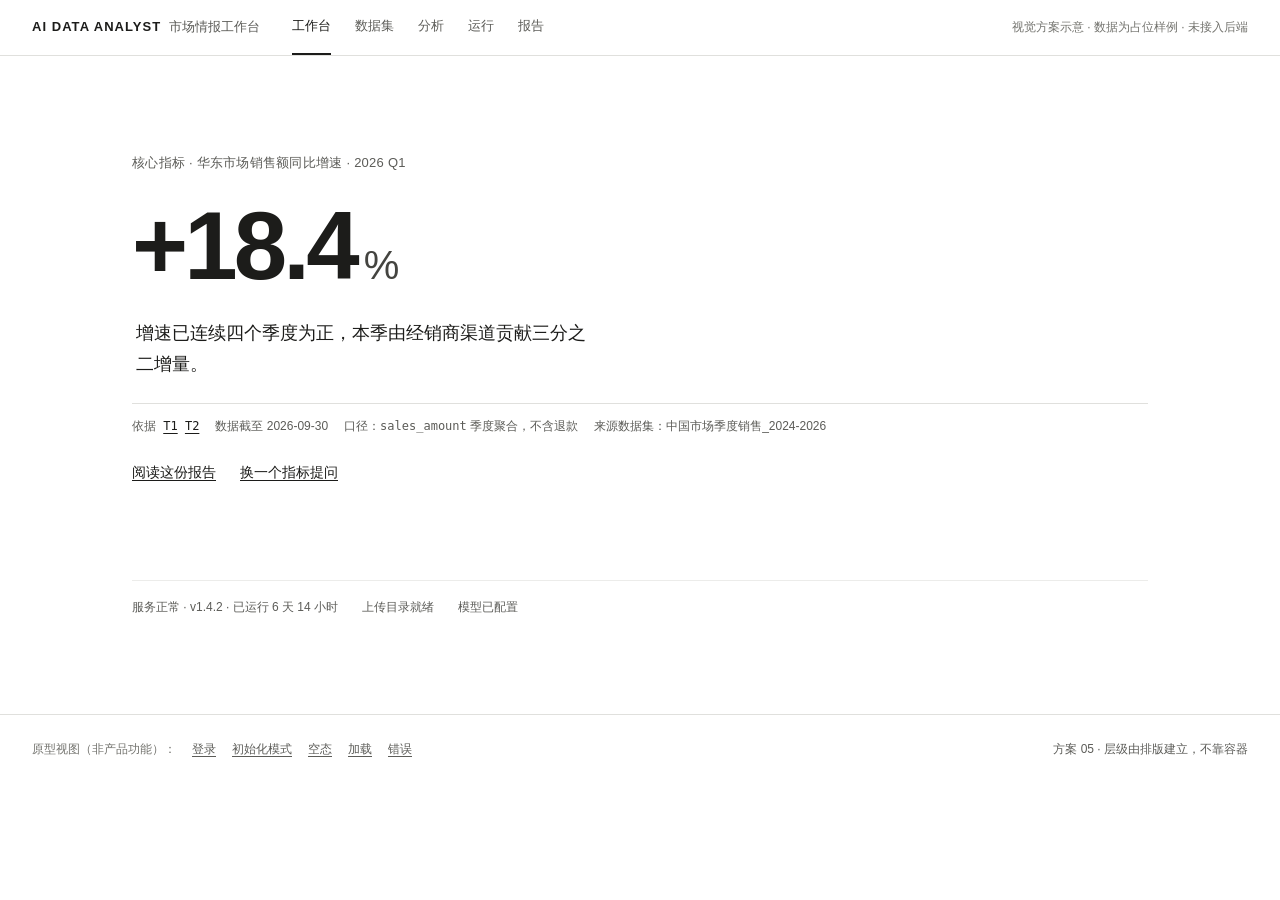
<file: design-options/option-05/index.html>
<!DOCTYPE html>
<html lang="zh-CN">
<head>
<meta charset="utf-8">
<meta name="viewport" content="width=device-width, initial-scale=1">
<title>方案 05 · 极简高端数据产品 — AI Market Intelligence Studio</title>
<style>
/* 设计底座（方案 05 立场：层级只能靠排版建立，不能靠容器）
   1. 容器为零：全站无卡片、无投影、无玻璃拟态、无渐变；区隔只用四种边框档 + 留白。
   2. 层级只用三件事：字号 × 字重 × 颜色深浅（Apple HIG：alignment / indentation / negative space / separator lines）。
   3. 字号 9 档全部有角色名（display…metadata），借 Vercel 令牌命名当编辑语汇；无裸字号。
   4. 间距只有 7 档 4/8/12/16/24/32/48，超大留白一律是 48 的整数倍，不随手写值。
   5. 字重只用 400/500/600；禁用 Light/Thin（雅黑无真 thin，细则见文档第 4 节）。
   6. 一屏一个焦点：每屏只有一个 h1、一个主元素；UI 全是黑白灰，色彩只属于数据与状态。
   7. 链接不上色，只加下划线（Adobe：underline 仅用于链接）；主操作用墨色实心，不用品牌色。
   8. 数字一律 tabular-nums；任何数字与它的溯源行同屏出现，间距不超过 24px。
   9. 正文测度锁在 42em（Apple layout guide 限制行长），留白不是空，是取舍后的结果。 */
:root{
  --ink-900:#1c1c1a; --ink-700:#444440; --ink-600:#5c5c58; --ink-500:#73736e;
  --paper:#ffffff; --paper-alt:#f7f7f6; --field:#fbfbfa;
  --hairline:#ececea; --rule:#e0e0dd; --line-field:#c9c9c5; --emphasis:#1c1c1a;
  --ok:#1a6b42; --warn:#7a5300; --err:#9b2c22; --info:#2c5590; /* info 预留给极少见信息徽标，本 Demo 未动用 */
  --c-1:#a9c8cc; --c-2:#7fa8ae; --c-3:#5b939a; --c-4:#2c6a72; --c-5:#14434a;
  --font:-apple-system,"Segoe UI","Microsoft YaHei","PingFang SC",sans-serif;
  --mono:ui-monospace,"Cascadia Mono",Consolas,monospace;
  --t-display:96px; --t-metric:40px; --t-page:28px; --t-title:20px; --t-lede:18px;
  --t-section:16px; --t-body:14px; --t-compact:13px; --t-metadata:12px;
  --sp-1:4px; --sp-2:8px; --sp-3:12px; --sp-4:16px; --sp-6:24px; --sp-8:32px; --sp-12:48px;
  --r-1:2px; --r-2:4px;
  --topbar-h:56px; --content-max:1080px; --measure:42em;
  --ease:cubic-bezier(.2,.6,.3,1); --dur:160ms;
}
*{box-sizing:border-box}
html{-webkit-text-size-adjust:100%}
body{margin:0;background:var(--paper);color:var(--ink-700);font-family:var(--font);
  font-size:var(--t-body);line-height:1.7;font-weight:400;
  font-variant-numeric:tabular-nums;-webkit-font-smoothing:antialiased}
h1,h2,h3,p,figure,ul,ol,dl{margin:0}
ul,ol{padding:0;list-style:none}
a{color:var(--ink-900);text-decoration:underline;text-underline-offset:3px;text-decoration-thickness:1px}
a:hover{text-decoration-thickness:2px}
:focus-visible{outline:2px solid var(--emphasis);outline-offset:2px}
::selection{background:var(--c-1);color:var(--ink-900)}
.skip{position:absolute;left:var(--sp-4);top:-48px;background:var(--paper);padding:var(--sp-2) var(--sp-3);z-index:5;
  transition:top var(--dur) var(--ease)}
.skip:focus{top:var(--sp-2)}
.num,.mono{font-family:var(--mono)}
/* 首屏不允许为排版牺牲标题：h1 保留给读屏，视觉上让位给数字 */
.vh{position:absolute;width:1px;height:1px;overflow:hidden;clip:rect(0 0 0 0);white-space:nowrap}

/* 顶栏：只有 5 项 + 一条声明；无侧栏、无面包屑、无搜索、无铃铛 */
.topbar{position:sticky;top:0;z-index:4;background:var(--paper);
  border-bottom:1px solid var(--rule);
  display:flex;align-items:center;gap:var(--sp-8);height:var(--topbar-h);
  padding:0 var(--sp-8)}
.brand{font-size:var(--t-compact);font-weight:600;letter-spacing:.08em;color:var(--ink-900);
  white-space:nowrap}
.brand span{font-weight:400;color:var(--ink-600);letter-spacing:0;margin-left:var(--sp-2)}
.nav{display:flex;gap:var(--sp-6);align-self:stretch;align-items:stretch}
.nav a{display:flex;align-items:center;font-size:var(--t-compact);font-weight:500;
  color:var(--ink-600);text-decoration:none;border-bottom:2px solid transparent;
  transition:color var(--dur) var(--ease),border-color var(--dur) var(--ease)}
.nav a:hover{color:var(--ink-900)}
.nav a[aria-current="page"]{color:var(--ink-900);border-bottom-color:var(--emphasis)}
.notice{margin-left:auto;font-size:var(--t-metadata);color:var(--ink-500);white-space:nowrap}
body[data-auth="anon"] .nav{display:none}
body[data-auth="anon"] .topbar{gap:var(--sp-4)}

main{display:block}
.view{display:none}
.view[aria-hidden="false"]{display:block}
/* 全宽背景交替是唯一的 section 区隔手段（Apple：没有卡片、没有边框、没有阴影）。
   三态屏整片换档，读起来立刻知道"这不是内容屏"。 */
.view[data-view="loading"][aria-hidden="false"],
.view[data-view="error"][aria-hidden="false"]{background:var(--paper-alt)}
.wrap{max-width:var(--content-max);margin:0 auto;padding:calc(var(--sp-12)*2) var(--sp-8) calc(var(--sp-12)*2)}
.wrap.tight{padding-top:calc(var(--sp-12)*1)}
.measure{max-width:var(--measure)}
.measure-narrow{max-width:26em}

.eyebrow{font-size:var(--t-compact);font-weight:500;color:var(--ink-600);letter-spacing:.02em}
h1{font-size:var(--t-page);font-weight:600;color:var(--ink-900);line-height:1.35;letter-spacing:-.01em}
.h-title{font-size:var(--t-title);font-weight:500;color:var(--ink-900);line-height:1.5}
.h-section{font-size:var(--t-section);font-weight:500;color:var(--ink-900);line-height:1.5}
.lede{font-size:var(--t-lede);font-weight:400;color:var(--ink-900);line-height:1.7}
.body{font-size:var(--t-body);line-height:1.7}
.meta{font-size:var(--t-metadata);color:var(--ink-600);line-height:1.5}
.meta .k{color:var(--ink-600)}
.meta .v{color:var(--ink-700)}
.compact{font-size:var(--t-compact);color:var(--ink-700)}

/* 首屏主角：一个巨大数字 */
.focus{padding-bottom:calc(var(--sp-12)*2)}
.figure-big{display:flex;align-items:baseline;gap:var(--sp-2);margin-top:var(--sp-6)}
.figure-big .n{font-size:var(--t-display);font-weight:600;color:var(--ink-900);line-height:1;
  letter-spacing:-.04em;font-variant-numeric:tabular-nums}
.figure-big .u{font-size:var(--t-metric);font-weight:500;color:var(--ink-700);line-height:1}
.conclusion{margin-top:var(--sp-6);padding-left:var(--sp-1)}
.provenance{margin-top:var(--sp-6);padding-top:var(--sp-3);border-top:1px solid var(--rule);
  display:flex;flex-wrap:wrap;gap:var(--sp-2) var(--sp-4);font-size:var(--t-metadata);color:var(--ink-600)}
.provenance .cite{font-family:var(--mono);font-size:var(--t-metadata)}
.actions{margin-top:var(--sp-6);display:flex;gap:var(--sp-6);align-items:baseline}
.healthline{margin-top:calc(var(--sp-12)*2);padding-top:var(--sp-4);border-top:1px solid var(--hairline);
  font-size:var(--t-metadata);color:var(--ink-600);display:flex;flex-wrap:wrap;gap:var(--sp-2) var(--sp-6)}

/* 通用行/表：只用 hairline 与缩进分层级，绝不套容器 */
.rows{margin-top:var(--sp-6)}
.row{display:grid;gap:var(--sp-2) var(--sp-6);padding:var(--sp-4) 0;
  border-bottom:1px solid var(--hairline);align-items:baseline}
.row:hover{background:var(--field)}
.row.lead{padding-left:var(--sp-4);border-left:2px solid var(--emphasis);background:var(--field)}
.row .r-title{font-size:var(--t-body);font-weight:500;color:var(--ink-900)}
.row .r-sub{font-size:var(--t-compact);color:var(--ink-600)}
table{width:100%;border-collapse:collapse;margin-top:var(--sp-6);font-size:var(--t-compact)}
caption{text-align:left;font-size:var(--t-metadata);color:var(--ink-600);padding-bottom:var(--sp-3)}
th,td{text-align:left;padding:var(--sp-3) var(--sp-3) var(--sp-3) 0;border-bottom:1px solid var(--hairline);
  vertical-align:top}
th{font-size:var(--t-metadata);font-weight:500;color:var(--ink-600);letter-spacing:.02em;white-space:nowrap}
td.n,th.n{text-align:right;padding-right:0;font-variant-numeric:tabular-nums}
th button{font:inherit;font-size:var(--t-metadata);color:inherit;background:none;border:0;padding:0;
  cursor:pointer;text-decoration:underline;text-underline-offset:3px}
th[aria-sort="ascending"] button,th[aria-sort="descending"] button{color:var(--ink-900);font-weight:600}

/* 控件：两种圆角档（2/4px），墨色实心是唯一主操作 */
label{display:block;font-size:var(--t-compact);font-weight:500;color:var(--ink-900)}
input,textarea,select{width:100%;font:inherit;font-size:var(--t-body);color:var(--ink-900);
  background:var(--paper);border:1px solid var(--line-field);border-radius:var(--r-1);
  padding:var(--sp-3) var(--sp-3);margin-top:var(--sp-2);line-height:1.6}
textarea{min-height:calc(var(--sp-12)*2);resize:vertical}
input:hover,textarea:hover,select:hover{border-color:var(--ink-500)}
.field{margin-top:var(--sp-6);max-width:32em}
.field.narrow{max-width:14em}
.field.row-2{max-width:none;display:grid;grid-template-columns:20em 14em;gap:var(--sp-6)}
.hint{margin-top:var(--sp-2);font-size:var(--t-metadata);color:var(--ink-600)}
button.primary{font:inherit;font-size:var(--t-compact);font-weight:500;color:var(--paper);
  background:var(--ink-900);border:1px solid var(--ink-900);border-radius:var(--r-2);
  padding:var(--sp-3) var(--sp-6);cursor:pointer;letter-spacing:.02em;
  transition:background var(--dur) var(--ease)}
button.primary:hover{background:var(--ink-700)}
button.ghost{font:inherit;font-size:var(--t-compact);font-weight:500;color:var(--ink-900);
  background:var(--paper);border:1px solid var(--line-field);border-radius:var(--r-1);
  padding:var(--sp-3) var(--sp-6);cursor:pointer}
button.ghost:hover{border-color:var(--emphasis)}
.submitline{margin-top:var(--sp-6);display:flex;align-items:center;gap:var(--sp-6)}
.inline{display:inline}

/* 状态：色 + 形 + 字三重编码 */
.state{font-size:var(--t-metadata);font-weight:500;white-space:nowrap}
.state.ok{color:var(--ok)} .state.warn{color:var(--warn)} .state.err{color:var(--err)}
.state.run{color:var(--ink-900)} .state.idle{color:var(--ink-600)}
.glyph{font-family:var(--mono);margin-right:var(--sp-1)}

/* 阶梯：只按 step_index / total_steps 画，绝不画时间百分比 */
.ladder{display:flex;gap:var(--sp-2);margin-top:var(--sp-6);align-items:flex-end}
.ladder i{display:block;width:var(--sp-8);height:var(--sp-1);background:var(--rule)}
.ladder i.done{background:var(--emphasis);height:var(--sp-1)}
.ladder i.now{background:var(--emphasis);height:var(--sp-2)}
.stages{margin-top:var(--sp-8)}
.stage{display:grid;grid-template-columns:2.4em 8em 1fr auto;gap:var(--sp-4);
  padding:var(--sp-3) 0;border-bottom:1px solid var(--hairline);align-items:baseline}
.stage .idx{font-family:var(--mono);font-size:var(--t-metadata);color:var(--ink-500)}
.stage .nm{font-size:var(--t-body);color:var(--ink-700)}
.stage.now{border-left:2px solid var(--emphasis);padding-left:var(--sp-3);margin-left:calc(var(--sp-3)*-1)}
.stage.now .nm{font-weight:600;color:var(--ink-900)}
.stage .en{font-family:var(--mono);font-size:var(--t-metadata);color:var(--ink-500)}
.elapsed{margin-top:var(--sp-6);font-size:var(--t-metadata);color:var(--ink-600)}
.poll{font-size:var(--t-metadata);color:var(--ink-600);margin-top:var(--sp-2)}

/* 报告：单栏文档流，cites 角标 + 来源行 + 数据截至 */
.doc h2{margin-top:var(--sp-12)}
.doc p{margin-top:var(--sp-4)}
.doc .section{margin-top:var(--sp-8);padding-top:var(--sp-6);border-top:1px solid var(--hairline)}
.doc .section:first-of-type{border-top:0;padding-top:0}
sup a{font-family:var(--mono);font-size:var(--t-metadata);text-decoration:none;
  border-bottom:1px solid var(--line-field);padding:0 var(--sp-1);color:var(--ink-600)}
sup a:hover{color:var(--ink-900);border-bottom-color:var(--emphasis)}
.srclist li{padding:var(--sp-3) 0;border-bottom:1px solid var(--hairline);font-size:var(--t-compact);
  color:var(--ink-600);display:grid;grid-template-columns:4em 1fr;gap:var(--sp-4)}
.srclist .id{font-family:var(--mono);color:var(--ink-900)}
figure{margin-top:var(--sp-8);padding-top:var(--sp-4)}
figcaption{font-size:var(--t-metadata);color:var(--ink-600);margin-top:var(--sp-3)}
.bump{animation:bump var(--dur) var(--ease) 1}
@keyframes bump{from{opacity:0;transform:translateY(2px)}to{opacity:1;transform:none}}

/* 三态 */
.stage-note{padding:calc(var(--sp-12)*1) 0}
.rule-load{display:flex;gap:var(--sp-2);margin-top:var(--sp-6);max-width:16em}
.rule-load i{display:block;flex:1;height:var(--sp-1);background:var(--rule)}
.rule-load i.f{background:var(--emphasis);animation:bump 200ms var(--ease) 1}
.cause{display:flex;gap:var(--sp-4);margin-bottom:var(--sp-8);flex-wrap:wrap}
.cause button{font:inherit;font-size:var(--t-compact);background:none;border:0;padding:0;
  color:var(--ink-600);cursor:pointer;text-decoration:underline;text-underline-offset:3px}
.cause button[aria-pressed="true"]{color:var(--ink-900);font-weight:600;text-decoration-thickness:2px}
.specimen{padding-top:var(--sp-6);border-top:1px solid var(--rule)}
.specimen[hidden]{display:none}
.errcode{font-family:var(--mono);font-size:var(--t-metadata);color:var(--ink-600)}

/* 登录：极简但有品牌表达（左对齐，不做居中大标题套路） */
.auth{display:grid;grid-template-columns:1fr;gap:calc(var(--sp-12)*1);max-width:var(--measure)}
.auth .wordmark{font-size:var(--t-metric);font-weight:600;color:var(--ink-900);letter-spacing:-.02em;
  line-height:1.15}
.auth .wordmark em{font-style:normal;color:var(--ink-500)}
.auth .claim{margin-top:var(--sp-4);font-size:var(--t-title);font-weight:400;color:var(--ink-700);
  line-height:1.6}
.auth h1{margin-top:calc(var(--sp-12)*1)}
.banner{padding:var(--sp-4);border-left:2px solid var(--warn);background:var(--field);
  font-size:var(--t-compact);color:var(--ink-700);max-width:36em}
.banner.errline{border-left-color:var(--err)}
.authfoot{margin-top:calc(var(--sp-12)*1);font-size:var(--t-metadata);color:var(--ink-600);
  display:flex;gap:var(--sp-6);flex-wrap:wrap}

footer.proto{border-top:1px solid var(--rule);padding:var(--sp-6) var(--sp-8);
  display:flex;gap:var(--sp-4);align-items:baseline;flex-wrap:wrap;
  font-size:var(--t-metadata);color:var(--ink-500)}
footer.proto a{color:var(--ink-600);font-size:var(--t-metadata)}
footer.proto .stance{margin-left:auto;color:var(--ink-600)}

.reveal-step{animation:slide var(--dur) var(--ease) 1}
@keyframes slide{from{opacity:0;transform:translateX(8px)}to{opacity:1;transform:none}}
@media (prefers-reduced-motion:reduce){
  *{animation:none!important;transition:none!important}
}
@media (max-width:900px){
  :root{--t-display:40px}
  .wrap{padding:var(--sp-12) var(--sp-6)}
  /* 窄屏顶栏换两行：字号永远不降到 12px 以下，宁可让导航占满第二行 */
  .topbar{padding:0 var(--sp-4);gap:var(--sp-2) var(--sp-4);height:auto;min-height:var(--topbar-h);flex-wrap:wrap}
  .brand{padding-top:var(--sp-3)}
  .nav{flex:1 1 100%;order:3;align-self:auto;height:var(--sp-12);gap:var(--sp-4);padding-bottom:var(--sp-1)}
  .notice{white-space:normal}
  .field.row-2{grid-template-columns:1fr}
  .stage{grid-template-columns:1fr auto;gap:var(--sp-2) var(--sp-4)}
  .stage .idx,.stage .en{display:none}
}
@media (max-width:820px){
  :root{--t-page:20px;--t-metric:28px}
  table thead{display:none}
  table tr{display:grid;gap:var(--sp-1);padding:var(--sp-4) 0;border-bottom:1px solid var(--rule)}
  table td{border:0;padding:0;display:grid;grid-template-columns:7em 1fr;gap:var(--sp-4)}
  table td::before{content:attr(data-label);font-size:var(--t-metadata);color:var(--ink-600)}
  table td.n{text-align:left}
}
</style>
</head>
<body data-auth="anon" data-view="login">
<a class="skip" href="#main">跳到主要内容</a>

<header class="topbar">
  <p class="brand">AI DATA ANALYST<span>市场情报工作台</span></p>
  <nav class="nav" aria-label="主导航">
    <a href="#/workbench" data-nav="workbench">工作台</a>
    <a href="#/datasets" data-nav="datasets">数据集</a>
    <a href="#/analysis" data-nav="analysis">分析</a>
    <a href="#/runs" data-nav="runs">运行</a>
    <a href="#/report" data-nav="report">报告</a>
  </nav>
  <p class="notice">视觉方案示意 · 数据为占位样例 · 未接入后端</p>
</header>

<main id="main">

  <!-- 登录 -->
  <section class="view" data-view="login" aria-hidden="false" aria-labelledby="login-h">
    <div class="wrap tight auth">
      <div>
        <p class="wordmark">把市场数据<br>变成可追溯的<em>决策依据。</em></p>
      </div>
      <div>
        <h1 id="login-h">登录</h1>
        <p class="meta" style="margin-top:var(--sp-4)">会话有效期 8 小时，浏览器关闭即失效。</p>
        <form id="loginForm" autocomplete="on">
          <div class="field">
            <label for="u">账号</label>
            <input id="u" name="username" type="text" autocomplete="username" value="analyst">
          </div>
          <div class="field">
            <label for="p">密码</label>
            <input id="p" name="password" type="password" autocomplete="current-password" value="••••••••">
          </div>
          <p class="submitline">
            <button class="primary" type="submit">进入工作台</button>
            <span class="meta">POST /auth/login · HttpOnly 会话 Cookie</span>
          </p>
        </form>
      </div>
      <p class="authfoot"><span>v1.4.2</span><span>未配置公开注册：账号由管理员创建</span></p>
    </div>
  </section>

  <!-- 登录 · needs_bootstrap -->
  <section class="view" data-view="bootstrap" aria-hidden="true" aria-labelledby="boot-h">
    <div class="wrap tight auth">
      <div>
        <p class="wordmark">第一次部署<br>先建<em>一个管理员。</em></p>
      </div>
      <div>
        <p class="banner">服务端 <span class="mono">GET /api/auth/me</span> 返回 <span class="mono">needs_bootstrap=true</span>：账号库为空。此界面在第一个管理员创建后不再出现。</p>
        <h1 id="boot-h" style="margin-top:var(--sp-6)">创建第一个管理员</h1>
        <form>
          <div class="field">
            <label for="bu">管理员账号</label>
            <input id="bu" type="text" autocomplete="username" value="admin">
          </div>
          <div class="field">
            <label for="bp">设置密码</label>
            <input id="bp" type="password" autocomplete="new-password" value="••••••••">
            <p class="hint">至少 10 位。创建后登录失败将统一提示，不区分账号与密码错误。</p>
          </div>
          <div class="field">
            <label for="bp2">确认密码</label>
            <input id="bp2" type="password" autocomplete="new-password" value="••••••••">
          </div>
          <p class="submitline">
            <button class="primary" type="button" data-proto="初始化：POST /auth/bootstrap，原型不发送请求">初始化</button>
            <span class="meta">成功后自动进入登录</span>
          </p>
        </form>
      </div>
    </div>
  </section>

  <!-- 工作台：首屏主角 = 一个巨大数字 + 一句结论 -->
  <section class="view" data-view="workbench" aria-hidden="true" aria-labelledby="wb-h">
    <div class="wrap focus">
      <p class="eyebrow">核心指标 · 华东市场销售额同比增速 · 2026 Q1</p>
      <h1 id="wb-h" class="vh">工作台</h1>
      <p class="figure-big"><span class="n">+18.4</span><span class="u">%</span></p>
      <p class="lede conclusion measure-narrow">增速已连续四个季度为正，本季由经销商渠道贡献三分之二增量。</p>
      <p class="provenance">
        <span class="cite">依据 <a href="#/report">T1</a> <a href="#/report">T2</a></span>
        <span>数据截至 2026-09-30</span>
        <span>口径：<span class="mono">sales_amount</span> 季度聚合，不含退款</span>
        <span>来源数据集：中国市场季度销售_2024-2026</span>
      </p>
      <p class="actions">
        <a href="#/report">阅读这份报告</a>
        <a href="#/analysis">换一个指标提问</a>
      </p>
      <p class="healthline">
        <span>服务正常 · v1.4.2 · 已运行 6 天 14 小时</span>
        <span>上传目录就绪</span>
        <span>模型已配置</span>
      </p>
    </div>
  </section>

  <!-- 数据集：本方案唯一允许密集的一屏（选物任务），仍无容器 -->
  <section class="view" data-view="datasets" aria-hidden="true" aria-labelledby="ds-h">
    <div class="wrap tight">
      <h1 id="ds-h">数据集</h1>
      <p class="meta" style="margin-top:var(--sp-3)">共 6 个 · 已按上传时间倒序 · <span class="mono">GET /api/datasets</span></p>
      <div class="field row-2">
        <div>
          <label for="q">按文件名查找</label>
          <input id="q" type="search" placeholder="输入关键词，如：渠道">
        </div>
        <div>
          <label for="up">上传新数据</label>
          <p><button class="primary" type="button" id="uploadBtn">选择 CSV / Excel 文件</button></p>
        </div>
      </div>
      <p class="hint" id="uploadNote" hidden></p>
      <table>
        <caption>选中一个数据集即可进入分析（本方案不提供删除与重命名：后端无对应接口）</caption>
        <thead>
          <tr>
            <th scope="col"><button type="button">文件名</button></th>
            <th scope="col" class="n"><button type="button">行数</button></th>
            <th scope="col" class="n"><button type="button">列数</button></th>
            <th scope="col" class="n"><button type="button">缺失率</button></th>
            <th scope="col"><button type="button" aria-label="按上传时间排序，当前升序">上传时间 ↑</button></th>
            <th scope="col">操作</th>
          </tr>
        </thead>
        <tbody>
          <tr>
            <td data-label="文件名"><a href="#/analysis">中国市场季度销售_2024-2026.csv</a></td>
            <td class="n" data-label="行数">12,480</td><td class="n" data-label="列数">24</td>
            <td class="n" data-label="缺失率">1.8%</td>
            <td data-label="上传时间">2026-09-28 14:07</td>
            <td data-label="操作"><a href="#/analysis">在此数据集提问</a></td>
          </tr>
          <tr>
            <td data-label="文件名"><a href="#/analysis">渠道效能明细_2026H1.xlsx</a></td>
            <td class="n" data-label="行数">4,912</td><td class="n" data-label="列数">17</td>
            <td class="n" data-label="缺失率">0.4%</td>
            <td data-label="上传时间">2026-09-21 09:32</td>
            <td data-label="操作"><a href="#/analysis">在此数据集提问</a></td>
          </tr>
          <tr>
            <td data-label="文件名"><a href="#/analysis">竞品价格监测_2026-09.csv</a></td>
            <td class="n" data-label="行数">28,301</td><td class="n" data-label="列数">31</td>
            <td class="n" data-label="缺失率"><span class="state warn"><span class="glyph">!</span>12.6%</span></td>
            <td data-label="上传时间">2026-09-11 18:05</td>
            <td data-label="操作"><a href="#/analysis">在此数据集提问</a></td>
          </tr>
        </tbody>
      </table>
      <p class="meta" style="margin-top:var(--sp-6)">第 1–3 个，共 6 个 · <a href="#/datasets">下一页</a> · 每页 50（后端 <span class="mono">limit</span> 上限 200）</p>
    </div>
  </section>

  <!-- 市场分析：渐进披露，一屏一件事 -->
  <section class="view" data-view="analysis" aria-hidden="true" aria-labelledby="an-h">
    <div class="wrap tight" data-stepwrap="1">

      <div data-step="1">
        <h1 id="an-h">市场分析</h1>
        <p class="eyebrow" style="margin-top:var(--sp-8)">第 1 步 · 提问</p>
        <p class="h-title" style="margin-top:var(--sp-3)">作用域：<a href="#/datasets">中国市场季度销售_2024-2026</a> · 12,480 行 · 2026-09-28 更新</p>
        <p class="meta" style="margin-top:var(--sp-2)">换一个：<a href="#/datasets">渠道效能明细_2026H1</a> · <a href="#/datasets">竞品价格监测_2026-09</a></p>
        <form id="askForm">
          <div class="field">
            <label for="ask">你想弄清楚什么</label>
            <textarea id="ask" maxlength="500">2026 年第一季度华东市场的销售额增长主要来自哪些渠道？</textarea>
            <p class="hint"><span id="askCount">31</span> / 500 字 · 2–500 字 · <span class="mono">POST /api/analysis</span></p>
          </div>
          <div class="field narrow">
            <label for="ms">步骤上限（max_steps）</label>
            <select id="ms"><option>6</option><option>4</option><option>8</option></select>
            <p class="hint">1–8。上限越小结论越粗，结论粗不代表可以不看溯源。</p>
          </div>
          <p class="submitline">
            <button class="primary" type="submit">发起分析</button>
            <span class="meta">Ctrl / ⌘ + Enter 直接发起 · 上次使用的数据集会被记住</span>
          </p>
        </form>
      </div>

      <div data-step="2" hidden>
        <p class="eyebrow">第 2 步 · 运行状态</p>
        <h1 style="margin-top:var(--sp-3)">分析已发起</h1>
        <p class="lede measure-narrow" style="margin-top:var(--sp-4)">正在执行第 3 / 6 步：计算渠道贡献。</p>
        <p class="ladder" aria-hidden="true"><i class="done"></i><i class="done"></i><i class="now"></i><i></i><i></i><i></i></p>
        <p class="meta" style="margin-top:var(--sp-6)">当前阶段 <span class="mono">EXECUTING</span> · 已用时 00:41（整条任务真实耗时）</p>
        <p class="poll">前端每 1000ms 轮询一次，不是实时推送；阶段耗时后端不暴露，因此这里只有已完成步数。</p>
        <p class="actions" style="margin-top:var(--sp-8)">
          <a href="#/runs">查看运行详情</a>
          <button class="ghost" type="button" data-goto="3">原型：跳到已完成的结果</button>
        </p>
      </div>

      <div data-step="3" hidden>
        <p class="eyebrow">第 3 步 · 一个结果</p>
        <h1 style="margin-top:var(--sp-3)">经销商渠道解释了 66% 的增量</h1>
        <p class="figure-big" style="margin-top:var(--sp-6)"><span class="n" style="font-size:var(--t-metric)">+18.4</span><span class="u" style="font-size:var(--t-section)">%</span></p>
        <p class="lede measure-narrow">华东同比增速 18.4%，其中经销商贡献 12.1 个百分点，直营 4.2，线上 2.1。</p>
        <p class="provenance">
          <span class="cite">依据 <a href="#/report">T1</a> <a href="#/report">T2</a> <a href="#/report">T3</a></span>
          <span>数据截至 2026-09-30</span>
          <span>模型已参与结论生成</span>
        </p>
        <p class="actions" style="margin-top:var(--sp-6)">
          <a href="#/report">阅读完整报告</a>
          <a href="#/analysis" data-goto="1">再问一个问题</a>
        </p>
      </div>

    </div>
  </section>

  <!-- Agent 运行：阶梯 + 任务行，无时间轴无百分比 -->
  <section class="view" data-view="runs" aria-hidden="true" aria-labelledby="rn-h">
    <div class="wrap tight">
      <h1 id="rn-h">运行</h1>
      <p class="h-title" style="margin-top:var(--sp-8)">2026 年第一季度华东市场的销售额增长主要来自哪些渠道？</p>
      <p class="meta" style="margin-top:var(--sp-2)">状态 <span class="state run"><span class="glyph">▸</span>运行中</span> <span class="mono">EXECUTING</span> · 第 3 / 6 步 · 已用时 00:41</p>
      <ol class="stages" aria-label="流水线阶段">
        <li class="stage"><span class="idx">01</span><span class="nm">数据理解</span><span class="en">PROFILING</span><span class="state ok"><span class="glyph">✓</span>已完成</span></li>
        <li class="stage"><span class="idx">02</span><span class="nm">生成计划</span><span class="en">PLANNING</span><span class="state ok"><span class="glyph">✓</span>已完成</span></li>
        <li class="stage now"><span class="idx">03</span><span class="nm">执行计算</span><span class="en">EXECUTING</span><span class="state run"><span class="glyph">▸</span>运行中</span></li>
        <li class="stage"><span class="idx">04</span><span class="nm">生成图表</span><span class="en">CHARTING</span><span class="state idle"><span class="glyph">·</span>等待中 <span class="mono">PENDING</span></span></li>
        <li class="stage"><span class="idx">05</span><span class="nm">撰写报告</span><span class="en">REPORTING</span><span class="state idle"><span class="glyph">·</span>等待中</span></li>
        <li class="stage"><span class="idx">06</span><span class="nm">校验</span><span class="en">VALIDATING</span><span class="state idle"><span class="glyph">·</span>等待中</span></li>
      </ol>
      <p class="poll" role="status" aria-live="polite">每 1000ms 轮询 <span class="mono">GET /api/workflows/{id}</span>；推进时只有当前行换行，不做闪烁。</p>

      <h2 class="h-section" style="margin-top:var(--sp-12)">任务简报</h2>
      <table>
        <caption>后端返回的任务级状态，共 5 项 · 无阶段耗时</caption>
        <thead><tr><th scope="col">任务</th><th scope="col">说明</th><th scope="col">状态</th></tr></thead>
        <tbody>
          <tr><td class="mono" data-label="任务">T1</td><td data-label="说明">按季度聚合华东销售额</td><td data-label="状态"><span class="state ok"><span class="glyph">✓</span>已完成</span></td></tr>
          <tr><td class="mono" data-label="任务">T2</td><td data-label="说明">渠道维度增量分解</td><td data-label="状态"><span class="state ok"><span class="glyph">✓</span>已完成</span></td></tr>
          <tr><td class="mono" data-label="任务">T3</td><td data-label="说明">渠道贡献占比计算</td><td data-label="状态"><span class="state run"><span class="glyph">▸</span>运行中</span></td></tr>
          <tr><td class="mono" data-label="任务">T4</td><td data-label="说明">异常月份排查</td><td data-label="状态"><span class="state warn"><span class="glyph">!</span>带告警完成</span> <span class="meta">SUCCESS_WITH_WARNINGS</span></td></tr>
          <tr><td class="mono" data-label="任务">T5</td><td data-label="说明">价格弹性回归</td><td data-label="状态"><span class="state idle"><span class="glyph">–</span>已跳过</span> <span class="meta">SKIPPED</span></td></tr>
        </tbody>
      </table>

      <h2 class="h-section" style="margin-top:var(--sp-12)">历史运行</h2>
      <p class="meta">后端只支持 <span class="mono">limit</span> / <span class="mono">offset</span>，无排序与关键词筛选，所以这里保持上传即倒序的单一读法。</p>
      <div class="rows">
        <p class="row"><span class="r-title">2026 年第一季度华东市场的销售额增长主要来自哪些渠道？</span><span class="r-sub"><span class="state run"><span class="glyph">▸</span>运行中</span> · 2026-10-16 10:22 发起</span></p>
        <p class="row"><span class="r-title"><a href="#/report">高线城市竞品价格下调对我们的份额影响有多大？</a></span><span class="r-sub"><span class="state warn"><span class="glyph">!</span>带告警完成</span> · 2026-10-15 17:40 · 用时 02:18</span></p>
        <p class="row"><span class="r-title">把三个区域的经销商复购率拉齐比较</span><span class="r-sub"><span class="state err"><span class="glyph">×</span>失败</span> <span class="mono">FAILED</span> · 2026-10-14 11:03 · 用时 00:57</span></p>
      </div>
    </div>
  </section>

  <!-- 报告 -->
  <section class="view" data-view="report" aria-hidden="true" aria-labelledby="rp-h">
    <div class="wrap doc measure">
      <p class="eyebrow">分析报告 · 生成于 2026-10-16 10:31</p>
      <h1 id="rp-h" style="margin-top:var(--sp-3)">华东市场 2026 Q1 增长来源分析</h1>
      <p class="meta" style="margin-top:var(--sp-4)">数据截至 2026-09-30 · 数据集：中国市场季度销售_2024-2026（12,480 行 · 24 列） · 模型已参与生成 · 缺失率 1.8%</p>

      <p class="lede" style="margin-top:var(--sp-8)">增速为 18.4%<sup><a href="#src-T1">T1</a></sup>，其中三分之二来自经销商渠道<sup><a href="#src-T2">T2</a></sup>；直营渠道在低线城市的同店口径出现下滑<sup><a href="#src-T3">T3</a></sup>。</p>

      <h2 class="h-section" style="margin-top:var(--sp-12)">总量与趋势</h2>
      <p class="body">2026 Q1 华东销售额 2.44 亿元，为近五个季度最高<sup><a href="#src-T1">T1</a></sup>。连续四个季度环比为正，且季度间增幅稳定在 3%–6%，说明本轮上行不是单季脉冲<sup><a href="#src-T1">T1</a></sup>。</p>

      <figure>
        <svg viewBox="0 0 720 250" width="100%" height="auto" role="img" aria-label="华东市场近五个季度销售额柱状图，从 2.06 亿元上升至 2.44 亿元">
          <g stroke="#e0e0dd" stroke-width="1">
            <line x1="56" y1="24" x2="696" y2="24"/><line x1="56" y1="74" x2="696" y2="74"/>
            <line x1="56" y1="124" x2="696" y2="124"/><line x1="56" y1="174" x2="696" y2="174"/>
          </g>
          <line x1="56" y1="224" x2="696" y2="224" stroke="#c9c9c5" stroke-width="1"/>
          <g font-size="12" fill="#73736e" font-family="ui-monospace,Consolas,monospace">
            <text x="48" y="28" text-anchor="end">2.6</text><text x="48" y="78" text-anchor="end">1.95</text>
            <text x="48" y="128" text-anchor="end">1.3</text><text x="48" y="178" text-anchor="end">0.65</text>
            <text x="48" y="228" text-anchor="end">0</text>
          </g>
          <g>
            <rect x="96" y="66" width="96" height="158" fill="var(--c-1)"/>
            <rect x="216" y="55" width="96" height="169" fill="var(--c-2)"/>
            <rect x="336" y="46" width="96" height="178" fill="var(--c-3)"/>
            <rect x="456" y="41" width="96" height="183" fill="var(--c-4)"/>
            <rect x="576" y="36" width="96" height="188" fill="var(--c-5)"/>
          </g>
          <g font-size="12" fill="#444440" font-family="ui-monospace,Consolas,monospace" text-anchor="middle">
            <text x="144" y="58">2.06</text><text x="264" y="47">2.19</text><text x="384" y="38">2.31</text>
            <text x="504" y="33">2.38</text><text x="624" y="28" font-weight="600" fill="#1c1c1a">2.44</text>
          </g>
          <g font-size="12" fill="#5c5c58" text-anchor="middle" font-family="-apple-system,'Microsoft YaHei',sans-serif">
            <text x="144" y="242">25 Q1</text><text x="264" y="242">25 Q2</text><text x="384" y="242">25 Q3</text>
            <text x="504" y="242">25 Q4</text><text x="624" y="242" fill="#1c1c1a" font-weight="600">26 Q1</text>
          </g>
        </svg>
        <figcaption>华东市场季度销售额（亿元）。数据点：<span class="mono">T1</span> · 单位口径为含税销售额，不含退款。</figcaption>
      </figure>

      <div class="section">
        <h2 class="h-section">渠道分解</h2>
        <p class="body">经销商贡献 12.1 个百分点，直营 4.2，线上 2.1<sup><a href="#src-T2">T2</a></sup>。经销商增量集中在江苏与安徽的三家新签总代，剔除后增速降至 9.7%<sup><a href="#src-T2">T2</a></sup>——本轮增长有相当一部分来自渠道铺货而非终端动销。</p>
        <p class="body">直营在低线城市的同店口径同比下降 3.1%<sup><a href="#src-T3">T3</a></sup>，与经销商侧的扩张方向相反，需要在下一季度确认是否为选址调整所致。</p>
      </div>

      <div class="section">
        <h2 class="h-section">需要留意的两件事</h2>
        <p class="body">其一，2026 年 2 月存在 3 个渠道字段缺失，涉及 214 行，已按渠道均值补齐并标注<sup><a href="#src-T4">T4</a></sup>。其二，价格弹性回归被跳过<sup><a href="#src-T5">T5</a></sup>，因此本报告不对降价影响作出判断。</p>
        <p class="meta" style="margin-top:var(--sp-6)">
          <span class="state warn"><span class="glyph">!</span>告警 1 项</span> · 数据质量：字段缺失 214 行已插补 ·
          <span class="state err"><span class="glyph">×</span>错误 0 项</span> ·
          <span class="state idle"><span class="glyph">i</span>提示 2 项</span>
        </p>
      </div>

      <div class="section">
        <h2 class="h-section">依据</h2>
        <ul class="srclist">
          <li><span class="id">T1</span><span>工具调用 <span class="mono">aggregate_sales_by_quarter</span> · 输出 5 行 · 数据截至 2026-09-30</span></li>
          <li><span class="id">T2</span><span>工具调用 <span class="mono">decompose_by_channel</span> · 输出 3 行 · 基期 2025 Q1</span></li>
          <li><span class="id">T3</span><span>工具调用 <span class="mono">same_store_compare</span> · 输出 12 行 · 仅含开业满 12 个月门店</span></li>
          <li><span class="id">T4</span><span>画像告警 <span class="mono">missing_rate 1.8%</span> · 插补 214 行 · 见数据质量说明</span></li>
          <li><span class="id">T5</span><span>计划步骤 <span class="mono">price_elasticity_regression</span> · 已跳过 <span class="mono">SKIPPED</span></span></li>
        </ul>
        <p class="meta" style="margin-top:var(--sp-6)">校验结论：<span class="state warn"><span class="glyph">!</span>带告警完成</span> <span class="mono">SUCCESS_WITH_WARNINGS</span> · 报告接口 <span class="mono">GET /api/workflows/{id}/report</span></p>
      </div>
    </div>
  </section>

  <!-- 空态（三种成因） -->
  <section class="view" data-view="empty" aria-hidden="true" aria-labelledby="em-h">
    <div class="wrap tight stage-note">
      <h1 id="em-h">空态</h1>
      <div class="rows" style="border-top:0">
        <div class="specimen" data-cause="none">
          <p class="eyebrow">成因一 · 还没有数据</p>
          <p class="h-title" style="margin-top:var(--sp-4)">还没有数据集</p>
          <p class="body measure-narrow" style="margin-top:var(--sp-3)">这个账号上一次分析还没有发生过。先上传一份 CSV 或 Excel，画像会自动完成。</p>
          <p class="actions"><button class="primary" type="button" data-proto="上传：POST /api/datasets/upload，原型不发送请求">上传数据集，开始第一次分析</button></p>
        </div>
        <div class="specimen" data-cause="filter" hidden>
          <p class="eyebrow">成因二 · 筛选无结果</p>
          <p class="h-title" style="margin-top:var(--sp-4)">没有匹配「新能源」的数据集</p>
          <p class="body measure-narrow" style="margin-top:var(--sp-3)">关键词按文件名子串匹配。当前账号下共有 6 个数据集，都不含该词。</p>
          <p class="actions"><a href="#/datasets">清除筛选</a><a href="#/datasets">浏览全部数据集</a></p>
        </div>
        <div class="specimen" data-cause="failed" hidden>
          <p class="eyebrow">成因三 · 读取失败</p>
          <p class="h-title" style="margin-top:var(--sp-4)">数据集列表没能取回来</p>
          <p class="body measure-narrow" style="margin-top:var(--sp-3)">这不代表你没有数据。<span class="errcode">HTTP 500 · GET /api/datasets · 10:38</span></p>
          <p class="actions"><a href="#/datasets">重试</a><a href="#/empty">稍后再看</a></p>
        </div>
      </div>
      <div class="cause" role="group" aria-label="切换成因" style="margin-top:var(--sp-12);margin-bottom:0">
        <button type="button" data-cause="none" aria-pressed="true">还没有数据</button>
        <button type="button" data-cause="filter" aria-pressed="false">筛选无结果</button>
        <button type="button" data-cause="failed" aria-pressed="false">读取失败</button>
      </div>
    </div>
  </section>

  <!-- 加载态 -->
  <section class="view" data-view="loading" aria-hidden="true" aria-labelledby="ld-h">
    <div class="wrap tight stage-note">
      <h1 id="ld-h">加载态</h1>
      <p class="h-title" style="margin-top:var(--sp-8)">正在读取报告</p>
      <p class="lede measure-narrow" style="margin-top:var(--sp-3)">校验已完成，正在取回正文与引用。</p>
      <p class="rule-load" aria-hidden="true"><i class="f"></i><i class="f"></i><i class="f"></i><i></i><i></i><i></i></p>
      <p class="poll" role="status" aria-live="polite" style="margin-top:var(--sp-6)">已等待 3 秒 · 这段分段线只证明请求还活着，不代表完成百分比——后端不暴露百分比。</p>
      <p class="meta" style="margin-top:var(--sp-8)"><span class="mono">GET /api/workflows/17/report</span></p>
    </div>
  </section>

  <!-- 错误态 -->
  <section class="view" data-view="error" aria-hidden="true" aria-labelledby="er-h">
    <div class="wrap tight stage-note">
      <h1 id="er-h">读取失败</h1>
      <p class="lede measure-narrow" style="margin-top:var(--sp-4)">这份报告暂时打不开，运行结果本身没有被破坏。</p>
      <p class="meta" style="margin-top:var(--sp-6)"><span class="errcode">HTTP 500 · GET /api/workflows/17/report · 2026-10-16 10:38</span></p>
      <p class="body measure-narrow" style="margin-top:var(--sp-6)">服务端日志显示报告序列化时字段为空。若持续失败，请把运行时间与下面这行标识发给平台负责人。</p>
      <p class="actions" style="margin-top:var(--sp-8)">
        <button class="primary" type="button" data-proto="重试：重新请求同一接口（真实前端行为）">重试</button>
        <a href="#/runs">返回运行列表</a>
      </p>
      <div class="specimen" style="margin-top:calc(var(--sp-12)*1)">
        <p class="eyebrow">同一位置的限流形态</p>
        <p class="body measure-narrow" style="margin-top:var(--sp-3)">尝试过于频繁，请在 <span class="mono">27</span> 秒后再试。<span class="errcode">429 · Retry-After: 27</span></p>
      </div>
    </div>
  </section>

</main>

<footer class="proto">
  <span>原型视图（非产品功能）：</span>
  <a href="#/login">登录</a><a href="#/bootstrap">初始化模式</a><a href="#/empty">空态</a><a href="#/loading">加载</a><a href="#/error">错误</a>
  <span class="stance">方案 05 · 层级由排版建立，不靠容器</span>
</footer>

<script>
(function () {
  var views = Array.prototype.slice.call(document.querySelectorAll('.view'));
  var navs = Array.prototype.slice.call(document.querySelectorAll('[data-nav]'));
  var ANON = { login: 1, bootstrap: 1 };
  var ROUTES = {
    '/login': 'login', '/bootstrap': 'bootstrap', '/workbench': 'workbench',
    '/datasets': 'datasets', '/analysis': 'analysis', '/runs': 'runs', '/report': 'report',
    '/empty': 'empty', '/loading': 'loading', '/error': 'error'
  };

  // 顶栏只承载 5 个产品目的地：未登录时导航整体退场，而不是留灰不可点
  function show(name) {
    var anon = !!ANON[name];
    views.forEach(function (v) {
      v.setAttribute('aria-hidden', String(v.getAttribute('data-view') !== name));
    });
    document.body.setAttribute('data-view', name);
    document.body.setAttribute('data-auth', anon ? 'anon' : 'auth');
    navs.forEach(function (a) {
      if (a.getAttribute('data-nav') === name) { a.setAttribute('aria-current', 'page'); }
      else { a.removeAttribute('aria-current'); }
    });
    if (!anon) { window.scrollTo(0, 0); }
  }

  function route() {
    var h = (location.hash || '#/workbench').replace('#', '');
    var name = ROUTES[h] || (h.indexOf('/analysis/') === 0 ? 'analysis' : null) || 'workbench';
    show(name);
    if (h.indexOf('/analysis/') === 0) { step(h.split('/')[2]); }
  }

  // 渐进披露：一步占满一屏，方向感由动画而不是面包屑承担
  function step(n) {
    var host = document.querySelector('[data-stepwrap]');
    if (!host) { return; }
    Array.prototype.forEach.call(host.querySelectorAll('[data-step]'), function (s) {
      var on = s.getAttribute('data-step') === String(n);
      s.hidden = !on;
      if (on) { s.classList.remove('reveal-step'); void s.offsetWidth; s.classList.add('reveal-step'); }
    });
    host.setAttribute('data-stepwrap', String(n));
  }

  var ask = document.getElementById('ask');
  function count() {
    var c = document.getElementById('askCount');
    if (c) { c.textContent = String(ask.value.length); }
  }
  if (ask) { ask.addEventListener('input', count); count(); }

  var form = document.getElementById('askForm');
  function submit() {
    if (ask.value.trim().length < 2) { ask.focus(); return; }
    location.hash = '#/analysis/2';
  }
  if (form) {
    form.addEventListener('submit', function (e) { e.preventDefault(); submit(); });
    ask.addEventListener('keydown', function (e) {
      if ((e.ctrlKey || e.metaKey) && e.key === 'Enter') { e.preventDefault(); submit(); }
    });
  }

  document.addEventListener('click', function (e) {
    var g = e.target.closest('[data-goto]');
    if (g) { location.hash = '#/analysis/' + g.getAttribute('data-goto'); return; }

    // 原型不联网：真实接口名就地说明，避免留下需要后端才生效的假反馈
    var p = e.target.closest('[data-proto]');
    if (p) {
      var note = document.getElementById('uploadNote');
      if (note) { note.hidden = false; note.textContent = '原型未接入后端 · 实际调用 ' + p.getAttribute('data-proto'); }
      return;
    }
    if (e.target.closest('#uploadBtn')) {
      var n = document.getElementById('uploadNote');
      n.hidden = false;
      n.textContent = '原型未接入后端 · 实际调用 POST /api/datasets/upload（multipart 字段 file），成功后返回完整 Dataset 并自动画像';
      return;
    }
    var c = e.target.closest('.cause button');
    if (c) {
      var want = c.getAttribute('data-cause');
      document.querySelectorAll('.cause button').forEach(function (b) {
        b.setAttribute('aria-pressed', String(b === c));
      });
      document.querySelectorAll('.specimen[data-cause]').forEach(function (s) {
        s.hidden = s.getAttribute('data-cause') !== want;
      });
    }
  });

  var lf = document.getElementById('loginForm');
  if (lf) { lf.addEventListener('submit', function (e) { e.preventDefault(); location.hash = '#/workbench'; }); }

  window.addEventListener('hashchange', route);
  route();
})();
</script>
</body>
</html>
</file>
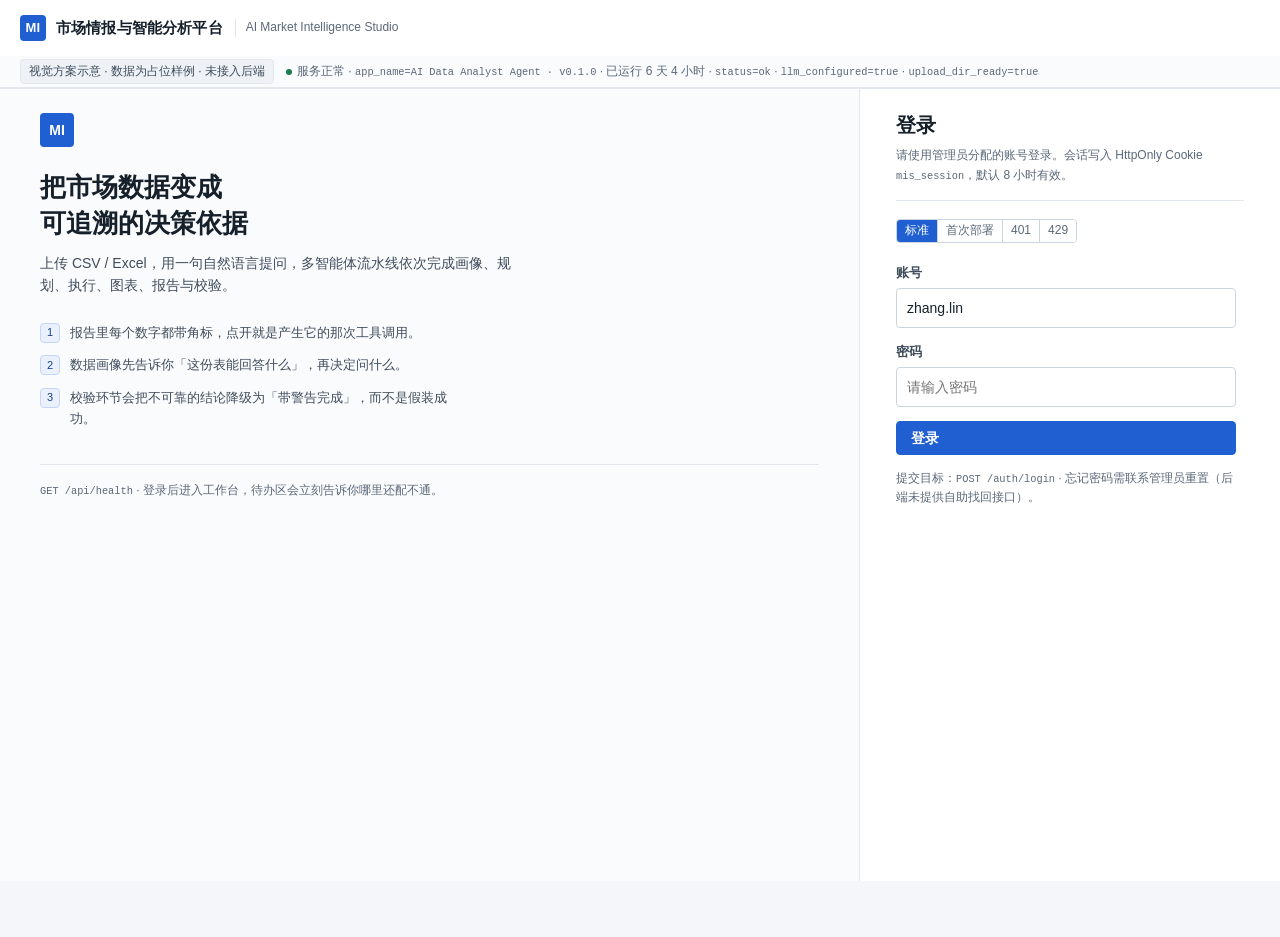
<file: design-options/option-06/index.html>
<!doctype html>
<html lang="zh-CN">
<head>
<meta charset="utf-8">
<meta name="viewport" content="width=device-width,initial-scale=1">
<title>方案 06 · 现代 SaaS 工作台 · 市场情报与智能分析平台</title>
<style>
/* 设计底座 —— 方案 06「现代 SaaS 工作台」
   坐标：顶部一级导航 + 页内二级 Tab；首屏是「待办 → 最近运行 → 数据集」三个模块分区；密度中；亮色。
   立场：高频操作路径最短。所以第一屏不摆指标墙、不摆会话流，只回答「现在该做什么、点哪里」。
   待办不是任务系统：每一条都由 GET /api/health、GET /api/datasets、GET /api/workflows/* 的字段推导，推导表写在 option-06.md 第 7 节。
   层级只用一条 56px 导航 + 一条 32px 状态条 + 分区 1px 分隔线建立；全站零渐变、零发光，阴影只允许出现在下拉层。
   密度三档（行高 32 / 40 / 48）是纯前端偏好，只存 localStorage；服务端没有记住用户偏好的接口，所以界面不这样声称。
   色彩纪律：中性灰承担约九成画面，品牌蓝只做三件事——当前在哪、可以点、正在跑；状态色板与图表色板分家，互不挪用。
   灰阶只用三级正文色（ink-1/2/3），三档都要在任意背景上 ≥4.5:1；ink-4 一律不承载正文，只用于图标与不可用控件。
*/
:root{
  --page:#F4F6F9; --surface:#FFFFFF; --surface-2:#FAFBFD; --surface-3:#EEF2F7;
  --line:#E2E7EE; --line-2:#CBD5E0;
  /* ink-1..3 承担所有文字；实测 ink-3 在最深的次级底 #EEF2F7 上仍有 5.05:1。
     ink-4 只允许出现在非文字与豁免场景（禁用态文案、装饰字形），因为任何 ≥4.5:1 的灰都必然贴近 ink-3。 */
  --ink-1:#16202B; --ink-2:#3F4C5B; --ink-3:#5B6878; --ink-4:#8A97A6;
  --brand:#1F5FD1; --brand-hover:#184EB0; --brand-active:#14418F; --brand-tint:#EAF1FD; --brand-line:#C3D6F6;
  --st-ok:#1B7A4B; --st-ok-bg:#E9F5EF; --st-warn:#8F6200; --st-warn-bg:#FFF4DE;
  --st-err:#B3261E; --st-err-bg:#FCEBEA; --st-run:#1F5FD1; --st-run-bg:#EAF1FD; --st-idle:#5B6878; --st-idle-bg:#EFF2F6;
  --c1:#2E5C8A; --c2:#14798B; --c3:#6C5B8E; --c4:#4A6C93; --c5:#6F7D8F;
  --mono:ui-monospace,"Cascadia Mono",Consolas,monospace;
  --radius:6px; --radius-sm:4px;
  --row:40px; --pad:12px; --gap:12px; --fs-body:14px;
}
body[data-density="compact"]{ --row:32px; --pad:8px; --gap:8px; --fs-body:13px; }
body[data-density="loose"]{ --row:48px; --pad:16px; --gap:16px; --fs-body:15px; }
*{ box-sizing:border-box; }
html,body{ margin:0; padding:0; }
body{
  background:var(--page); color:var(--ink-1);
  font:var(--fs-body)/1.6 -apple-system,"Segoe UI","Microsoft YaHei","PingFang SC",sans-serif;
  -webkit-font-smoothing:antialiased;
}
h1,h2,h3,h4,p,ul,ol,figure{ margin:0; }
ul,ol{ padding:0; list-style:none; }
button,input,select,textarea{ font:inherit; color:inherit; }
a{ color:inherit; text-decoration:none; }
:focus-visible{ outline:2px solid var(--brand); outline-offset:2px; }
[hidden]{ display:none !important; }
.mono{ font-family:var(--mono); font-size:.86em; }
.sr{ position:absolute; width:1px; height:1px; overflow:hidden; clip:rect(0 0 0 0); white-space:nowrap; }

/* ---------- 顶部：一级导航 ---------- */
.topbar{ position:sticky; top:0; z-index:30; background:var(--surface); border-bottom:1px solid var(--line); }
.topbar-row{ height:56px; display:flex; align-items:center; gap:20px; padding:0 20px; }
.brand{ display:flex; align-items:center; gap:10px; flex:0 0 auto; }
.brand-mark{ width:26px; height:26px; border-radius:var(--radius-sm); background:var(--brand); color:#fff;
  display:flex; align-items:center; justify-content:center; font-weight:700; font-size:13px; letter-spacing:.02em; }
.brand-name{ font-weight:600; font-size:15px; letter-spacing:.01em; }
.brand-sub{ font-size:12px; color:var(--ink-3); border-left:1px solid var(--line); padding-left:10px; margin-left:2px; }
.nav{ display:flex; align-items:center; gap:2px; height:100%; }
.nav-item{ position:relative; height:100%; display:flex; align-items:center; padding:0 14px; color:var(--ink-2);
  font-size:14px; border-radius:0; }
.nav-item:hover{ background:var(--surface-3); color:var(--ink-1); }
.nav-item[aria-current="page"]{ color:var(--brand); font-weight:600; }
.nav-item[aria-current="page"]::after{ content:""; position:absolute; left:14px; right:14px; bottom:0; height:2px; background:var(--brand); }
.topbar-end{ margin-left:auto; display:flex; align-items:center; gap:8px; }
.todo-flag{ display:inline-flex; align-items:center; gap:6px; height:30px; padding:0 10px; border:1px solid var(--brand-line);
  background:var(--brand-tint); color:var(--brand-active); border-radius:var(--radius-sm); font-size:12px; }
.user-menu{ position:relative; }
.user-btn{ display:flex; align-items:center; gap:8px; height:32px; padding:0 10px; background:var(--surface);
  border:1px solid var(--line-2); border-radius:var(--radius-sm); cursor:pointer; }
.user-btn:hover{ background:var(--surface-3); }
.avatar{ width:20px; height:20px; border-radius:var(--radius-sm); background:var(--surface-3); color:var(--ink-2);
  display:flex; align-items:center; justify-content:center; font-size:11px; font-weight:600; }
.menu-pop{ position:absolute; right:0; top:38px; width:280px; background:var(--surface); border:1px solid var(--line-2);
  border-radius:var(--radius); box-shadow:0 8px 20px rgba(22,32,43,.12); padding:12px; z-index:40; text-align:left; }
.menu-pop h4{ font-size:12px; color:var(--ink-3); font-weight:600; margin:10px 0 6px; }
.menu-row{ display:flex; justify-content:space-between; gap:8px; font-size:13px; color:var(--ink-2); padding:3px 0; }
.pw-form{ display:grid; gap:6px; margin-top:6px; padding:8px; background:var(--surface-2); border:1px solid var(--line); border-radius:var(--radius-sm); }
.pw-form label{ font-size:12px; color:var(--ink-3); }

/* ---------- 顶部：状态条（含数据诚实声明） ---------- */
.strip{ height:32px; display:flex; align-items:center; gap:12px; padding:0 20px; background:var(--surface-2);
  border-bottom:1px solid var(--line); font-size:12px; color:var(--ink-3); }
.strip .badge-honest{ color:var(--ink-2); background:var(--surface-3); border:1px solid var(--line);
  border-radius:var(--radius-sm); padding:2px 8px; }
.strip-right{ margin-left:auto; display:flex; align-items:center; gap:14px; }
.dot{ display:inline-block; width:6px; height:6px; border-radius:50%; background:var(--st-ok); margin-right:5px; }
.dot.off{ background:var(--st-err); }
.seg{ display:inline-flex; border:1px solid var(--line-2); border-radius:var(--radius-sm); overflow:hidden; }
.seg button{ height:22px; padding:0 8px; border:0; border-right:1px solid var(--line-2); background:var(--surface);
  color:var(--ink-3); font-size:12px; cursor:pointer; }
.seg button:last-child{ border-right:0; }
.seg button[aria-pressed="true"]{ background:var(--brand); color:#fff; }
.proto-label{ color:var(--ink-3); }

/* ---------- 通用控件 ---------- */
.btn{ display:inline-flex; align-items:center; gap:6px; height:34px; padding:0 14px; border:1px solid var(--line-2);
  background:var(--surface); color:var(--ink-1); border-radius:var(--radius-sm); cursor:pointer; font-size:14px; }
.btn:hover{ background:var(--surface-3); }
.btn.primary{ background:var(--brand); border-color:var(--brand); color:#fff; font-weight:600; }
.btn.primary:hover{ background:var(--brand-hover); border-color:var(--brand-hover); }
.btn.primary:active{ background:var(--brand-active); }
.btn.sm{ height:28px; padding:0 10px; font-size:13px; }
.btn:disabled{ background:var(--surface-3); border-color:var(--line); color:var(--ink-4); cursor:not-allowed; }
.link{ color:var(--brand); cursor:pointer; }
.link:hover{ text-decoration:underline; }
.field{ display:grid; gap:4px; }
.field label{ font-size:13px; color:var(--ink-2); font-weight:600; }
.field .hint{ font-size:12px; color:var(--ink-3); }
input[type="text"],input[type="password"],select,textarea{
  background:var(--surface); border:1px solid var(--line-2); border-radius:var(--radius-sm); padding:8px 10px; width:100%; }
textarea{ resize:vertical; min-height:104px; line-height:1.7; }
input:focus,select:focus,textarea:focus{ border-color:var(--brand); outline:2px solid var(--brand); outline-offset:1px; }
.chip{ display:inline-flex; align-items:center; gap:5px; height:22px; padding:0 8px; border-radius:var(--radius-sm);
  font-size:12px; border:1px solid transparent; white-space:nowrap; }
.chip i{ width:6px; height:6px; border-radius:50%; background:currentColor; flex:0 0 auto; }
.chip.ok{ color:var(--st-ok); background:var(--st-ok-bg); border-color:#CFE7DA; }
.chip.ok i{ border-radius:0; width:7px; height:7px; }
.chip.warn{ color:var(--st-warn); background:var(--st-warn-bg); border-color:#F0DFB8; }
.chip.warn i{ clip-path:polygon(50% 0,100% 100%,0 100%); border-radius:0; }
.chip.err{ color:var(--st-err); background:var(--st-err-bg); border-color:#F2CFCC; }
.chip.err i{ clip-path:polygon(20% 0,80% 0,100% 100%,0 100%); border-radius:0; }
.chip.run{ color:var(--st-run); background:var(--st-run-bg); border-color:var(--brand-line); }
.chip.run i{ animation:beat 1.6s ease-in-out infinite; }
.chip.idle{ color:var(--st-idle); background:var(--st-idle-bg); border-color:var(--line-2); }
.chip.idle i{ background:transparent; border:1px solid currentColor; }
@keyframes beat{ 0%,100%{ opacity:1 } 50%{ opacity:.35 } }
@keyframes rise{ from{ opacity:0; transform:translateY(6px) } to{ opacity:1; transform:none } }
@media (prefers-reduced-motion:reduce){ *{ animation:none !important; } }
.tag-src{ font-family:var(--mono); font-size:11px; color:var(--ink-3); background:var(--surface-3);
  border:1px solid var(--line); border-radius:var(--radius-sm); padding:1px 6px; }

/* ---------- 版心 ---------- */
main{ max-width:1320px; margin:0 auto; padding:20px 20px 56px; }
.view-head{ display:flex; align-items:flex-end; gap:16px; flex-wrap:wrap; margin-bottom:16px; }
.view-head h1{ font-size:22px; font-weight:600; letter-spacing:.01em; }
.view-head .sub{ font-size:13px; color:var(--ink-3); }
.view-head .end{ margin-left:auto; display:flex; align-items:center; gap:8px; }
.grid{ display:grid; gap:var(--gap); }
.grid-main{ grid-template-columns:minmax(0,2fr) minmax(0,1fr); }
@media (max-width:1080px){ .grid-main{ grid-template-columns:1fr; } }
.panel{ background:var(--surface); border:1px solid var(--line); border-radius:var(--radius); margin-bottom:var(--gap); }
.panel-head{ display:flex; align-items:center; gap:10px; padding:12px var(--pad); border-bottom:1px solid var(--line); }
.panel-head h2{ font-size:15px; font-weight:600; }
.panel-head .n{ font-family:var(--mono); font-size:12px; color:var(--ink-3); background:var(--surface-3);
  border-radius:var(--radius-sm); padding:1px 7px; }
.panel-head .end{ margin-left:auto; display:flex; align-items:center; gap:8px; font-size:12px; color:var(--ink-3); }
.panel-body{ padding:var(--pad); }
.panel-foot{ padding:8px var(--pad); border-top:1px solid var(--line); font-size:12px; color:var(--ink-3); background:var(--surface-2); }
.hr{ height:1px; background:var(--line); margin:14px 0; }
.kv{ display:flex; justify-content:space-between; gap:12px; padding:6px 0; border-bottom:1px dashed var(--line); font-size:13px; }
.kv:last-child{ border-bottom:0; }
.kv b{ font-weight:600; color:var(--ink-1); }
.muted{ color:var(--ink-3); }
.note{ font-size:12px; color:var(--ink-3); line-height:1.7; }

/* ---------- 待办 ---------- */
.todo{ display:flex; gap:12px; padding:12px var(--pad); border-bottom:1px solid var(--line); align-items:flex-start; }
.todo:last-child{ border-bottom:0; }
.todo .shape{ width:22px; height:22px; flex:0 0 auto; display:flex; align-items:center; justify-content:center;
  border-radius:var(--radius-sm); font-size:12px; font-weight:700; margin-top:1px; }
.todo[data-p="block"] .shape{ background:var(--st-err-bg); color:var(--st-err); border:1px solid #F2CFCC; }
.todo[data-p="guide"] .shape{ background:var(--brand-tint); color:var(--brand-active); border:1px solid var(--brand-line); }
.todo[data-p="follow"] .shape{ background:var(--st-run-bg); color:var(--st-run); border:1px solid var(--brand-line); }
.todo[data-p="review"] .shape{ background:var(--st-warn-bg); color:var(--st-warn); border:1px solid #F0DFB8; }
.todo-main{ min-width:0; flex:1; }
.todo-title{ font-size:var(--fs-body); font-weight:600; }
.todo-desc{ font-size:13px; color:var(--ink-2); margin-top:2px; }
.todo-meta{ display:flex; align-items:center; gap:8px; flex-wrap:wrap; margin-top:6px; font-size:12px; color:var(--ink-3); }
.todo-end{ display:flex; align-items:center; gap:8px; flex:0 0 auto; padding-top:2px; }
.todo[hidden]{ display:none; }
.todo-empty{ padding:22px var(--pad); display:flex; gap:12px; align-items:flex-start; }
.todo-empty .glyph{ width:26px; height:26px; border:1px solid var(--line-2); border-radius:var(--radius-sm);
  color:var(--st-ok); display:flex; align-items:center; justify-content:center; font-size:13px; flex:0 0 auto; }

/* ---------- 表格 ---------- */
.tbl-wrap{ overflow-x:auto; }
table{ width:100%; border-collapse:collapse; font-size:13px; }
th,td{ height:var(--row); padding:0 var(--pad); text-align:left; border-bottom:1px solid var(--line); vertical-align:middle; }
thead th{ background:var(--surface-2); color:var(--ink-3); font-weight:600; font-size:12px; white-space:nowrap;
  border-bottom:1px solid var(--line-2); }
thead th.sortable{ cursor:pointer; }
thead th.sortable:hover{ color:var(--ink-1); background:var(--surface-3); }
thead th .car{ color:var(--brand); margin-left:4px; }
tbody tr:hover{ background:var(--surface-2); }
td.num{ font-family:var(--mono); text-align:right; }
.q-cell{ max-width:340px; overflow:hidden; text-overflow:ellipsis; white-space:nowrap; }
.row-ops{ display:flex; gap:8px; white-space:nowrap; }

/* 进度：step_index / total_steps 阶梯 */
.steps{ display:flex; align-items:center; gap:3px; }
.steps span{ width:14px; height:6px; border-radius:1px; background:var(--surface-3); border:1px solid var(--line-2); }
.steps span.done{ background:var(--brand); border-color:var(--brand); }
.steps span.cur{ background:var(--brand-line); border-color:var(--brand); }
.steps span.fail{ background:var(--st-err); border-color:var(--st-err); }
.bar{ height:6px; background:var(--surface-3); border-radius:1px; overflow:hidden; }
.bar i{ display:block; height:100%; background:var(--c1); }
.bar.thin{ height:4px; }
.meter{ display:flex; align-items:center; gap:8px; }
.meter .bar{ flex:1; min-width:60px; }
.meter .v{ font-family:var(--mono); font-size:12px; color:var(--ink-2); width:52px; text-align:right; }

/* ---------- Tab / Content Switcher / Progress Indicator ---------- */
.tabs{ display:flex; gap:2px; border-bottom:1px solid var(--line); background:var(--surface);
  padding:0 var(--pad); margin:0 calc(var(--pad) * -1) var(--gap); }
.tabs button{ height:38px; padding:0 14px; border:0; background:transparent; color:var(--ink-3); cursor:pointer;
  font-size:14px; position:relative; }
.tabs button:hover{ color:var(--ink-1); background:var(--surface-3); }
.tabs button[aria-selected="true"]{ color:var(--brand); font-weight:600; }
.tabs button[aria-selected="true"]::after{ content:""; position:absolute; left:0; right:0; bottom:0; height:2px; background:var(--brand); }
.switcher{ display:inline-flex; border:1px solid var(--line-2); border-radius:var(--radius-sm); overflow:hidden; }
.switcher button{ height:30px; padding:0 14px; border:0; border-right:1px solid var(--line-2); background:var(--surface);
  color:var(--ink-2); font-size:13px; cursor:pointer; }
.switcher button:last-child{ border-right:0; }
.switcher button[aria-pressed="true"]{ background:var(--brand-tint); color:var(--brand-active); font-weight:600; }
.switcher button:hover{ background:var(--surface-3); }
.stepper{ display:flex; gap:0; border:1px solid var(--line); border-radius:var(--radius); background:var(--surface); overflow:hidden; }
.stepper li{ flex:1; padding:10px 12px; border-right:1px solid var(--line); font-size:12px; color:var(--ink-3); background:var(--surface-2); }
.stepper li:last-child{ border-right:0; }
.stepper li b{ display:block; font-size:13px; color:var(--ink-2); font-weight:600; margin-top:2px; }
.stepper li.done{ background:var(--brand-tint); color:var(--brand-active); }
.stepper li.done b{ color:var(--brand-active); }
.stepper li.cur{ background:var(--surface); color:var(--brand); border-top:2px solid var(--brand); }
.stepper li.cur b{ color:var(--brand); }
.stepper li.fail{ background:var(--st-err-bg); color:var(--st-err); border-top:2px solid var(--st-err); }
.stepper li.fail b{ color:var(--st-err); }
.stepper .mark{ font-family:var(--mono); }

/* ---------- 登录 ---------- */
.login-wrap{ display:grid; grid-template-columns:minmax(0,1fr) 420px; gap:0; min-height:calc(100vh - 88px); margin:-20px -20px 0; }
@media (max-width:1000px){ .login-wrap{ grid-template-columns:1fr; } }
.login-aside{ padding:44px 40px; background:var(--surface-2); border-right:1px solid var(--line); }
.login-aside .mark-lg{ width:34px; height:34px; border-radius:var(--radius-sm); background:var(--brand); color:#fff;
  display:flex; align-items:center; justify-content:center; font-weight:700; }
.login-aside h2{ font-size:26px; font-weight:600; line-height:1.4; margin:22px 0 10px; max-width:16em; }
.login-aside .lead{ color:var(--ink-2); max-width:34em; }
.pillars{ display:grid; gap:12px; margin:26px 0; max-width:30em; }
.pillars li{ display:flex; gap:10px; font-size:13px; color:var(--ink-2); }
.pillars .k{ width:20px; height:20px; flex:0 0 auto; border:1px solid var(--brand-line); background:var(--brand-tint);
  color:var(--brand-active); border-radius:var(--radius-sm); font-size:11px; display:flex; align-items:center; justify-content:center; }
.login-side-foot{ margin-top:34px; padding-top:16px; border-top:1px solid var(--line); font-size:12px; color:var(--ink-3); }
.login-card{ padding:40px 36px; background:var(--surface); }
.login-card h1{ font-size:20px; font-weight:600; margin-bottom:4px; }
.login-form{ display:grid; gap:14px; margin-top:20px; max-width:340px; }
.alert{ border:1px solid; border-radius:var(--radius-sm); padding:10px 12px; font-size:13px; display:flex; gap:10px; }
.alert b{ font-weight:600; }
.alert.err{ background:var(--st-err-bg); border-color:#F2CFCC; color:#8E1D17; }
.alert.warn{ background:var(--st-warn-bg); border-color:#F0DFB8; color:#6E4B00; }
.alert .g{ font-family:var(--mono); font-weight:700; }
.mode-note{ font-size:12px; color:var(--ink-3); margin-top:14px; }

/* ---------- 空 / 加载 / 错误 ---------- */
.empty{ padding:34px 20px; text-align:center; }
.empty .g{ width:44px; height:44px; margin:0 auto 12px; border:1px solid var(--line-2); border-radius:var(--radius);
  color:var(--ink-3); display:flex; align-items:center; justify-content:center; font-size:16px; background:var(--surface-2); }
.empty h3{ font-size:15px; font-weight:600; }
.empty p{ font-size:13px; color:var(--ink-3); margin:6px auto 14px; max-width:32em; }
.skel{ height:var(--row); border-bottom:1px solid var(--line); display:flex; align-items:center; gap:14px; padding:0 var(--pad); }
.skel i{ display:block; height:10px; background:var(--surface-3); border-radius:2px; animation:pulse 1.4s ease-in-out infinite; }
@keyframes pulse{ 0%,100%{ opacity:1 } 50%{ opacity:.45 } }
.errbox{ border:1px solid #F2CFCC; background:var(--st-err-bg); border-radius:var(--radius-sm); padding:14px;
  display:flex; gap:12px; align-items:flex-start; }
.errbox .g{ font-family:var(--mono); font-weight:700; color:var(--st-err); }

/* ---------- 报告 ---------- */
.report-head{ border-left:3px solid var(--brand); padding-left:14px; }
.report-title{ font-size:20px; font-weight:600; }
.report-meta{ display:flex; gap:16px; flex-wrap:wrap; font-size:12px; color:var(--ink-3); margin-top:8px; }
.doc{ max-width:72ch; }
.doc h3{ font-size:16px; font-weight:600; margin:22px 0 6px; }
.doc p{ margin:8px 0; color:var(--ink-1); line-height:1.8; }
.cite{ border:0; background:var(--brand-tint); color:var(--brand-active); font-family:var(--mono); font-size:11px;
  border-radius:var(--radius-sm); padding:1px 5px; cursor:pointer; vertical-align:super; line-height:1; }
.cite:hover{ background:var(--brand-line); }
.srcs li{ padding:8px 10px; border:1px solid var(--line); border-radius:var(--radius-sm); background:var(--surface-2);
  margin-bottom:6px; font-size:12px; color:var(--ink-2); }
.srcs li.flash{ background:var(--brand-tint); border-color:var(--brand-line); }
.srcs .id{ font-family:var(--mono); color:var(--brand-active); font-weight:700; margin-right:8px; }
figure{ margin:18px 0; }
figcaption{ font-size:12px; color:var(--ink-3); margin-top:8px; }
.legend{ display:flex; gap:14px; flex-wrap:wrap; font-size:12px; color:var(--ink-2); margin-top:6px; }
.legend i{ display:inline-block; width:9px; height:9px; border-radius:1px; margin-right:5px; }
.warn-list li{ display:flex; gap:8px; font-size:13px; padding:6px 0; border-bottom:1px dashed var(--line); color:var(--ink-2); }
.sev{ font-family:var(--mono); font-size:11px; border-radius:var(--radius-sm); padding:1px 6px; }
.sev.error{ background:var(--st-err-bg); color:var(--st-err); }
.sev.warning{ background:var(--st-warn-bg); color:var(--st-warn); }
.sev.info{ background:var(--st-idle-bg); color:var(--st-idle); }

/* ---------- 其它 ---------- */
.section-note{ display:flex; gap:8px; font-size:12px; color:var(--ink-3); }
.split{ display:grid; grid-template-columns:minmax(0,1fr) 300px; gap:var(--gap); }
@media (max-width:1080px){ .split{ grid-template-columns:1fr; } }
.mini-title{ font-size:12px; color:var(--ink-3); font-weight:600; letter-spacing:.04em; margin-bottom:8px; }
.poll{ display:flex; align-items:center; gap:8px; font-size:12px; color:var(--ink-3); }
.poll .ring{ width:10px; height:10px; border:2px solid var(--brand-line); border-top-color:var(--brand); border-radius:50%;
  animation:spin 1s linear infinite; }
@keyframes spin{ to{ transform:rotate(360deg) } }
.accept{ border:1px solid var(--brand-line); background:var(--brand-tint); border-radius:var(--radius-sm); padding:12px 14px; }
.accept .code{ font-family:var(--mono); font-weight:700; color:var(--brand-active); }
.upload-drop{ border:1px dashed var(--line-2); background:var(--surface-2); border-radius:var(--radius); padding:26px; text-align:center; }
.crumbs{ font-size:12px; color:var(--ink-3); margin-bottom:10px; }
.crumbs .link{ color:var(--ink-3); }
.stategrid{ display:grid; grid-template-columns:repeat(3,minmax(0,1fr)); gap:var(--gap); }
@media (max-width:1080px){ .stategrid{ grid-template-columns:1fr; } }
.legend-tbl td{ font-size:12px; height:auto; padding:6px var(--pad); }

/* ---------- 图表（内联 SVG，图表色板与状态色板互不挪用） ---------- */
.chart{ display:block; width:100%; height:auto; border:1px solid var(--line); background:var(--surface); border-radius:var(--radius-sm); }
.chart text{ font-family:var(--mono); fill:var(--ink-3); }
.chart .axis{ stroke:var(--line-2); stroke-width:1; }
.chart .grid-line{ stroke:var(--line); stroke-width:1; stroke-dasharray:2 3; }
.chart-grid{ display:grid; grid-template-columns:repeat(2,minmax(0,1fr)); gap:var(--gap); }
@media (max-width:1080px){ .chart-grid{ grid-template-columns:1fr; } }
.thumb{ border:1px solid var(--line); border-radius:var(--radius-sm); background:var(--surface); padding:8px; }
.thumb svg{ display:block; width:100%; height:auto; }
.thumb .cap{ display:flex; justify-content:space-between; gap:8px; font-size:11px; color:var(--ink-3); margin-top:6px; }

/* ---------- 运行轨道：阶段阶梯 ---------- */
.ladder{ display:flex; align-items:center; gap:10px; flex-wrap:wrap; }
.ladder .num{ font-family:var(--mono); font-size:13px; color:var(--ink-2); }
.rail{ display:grid; gap:1px; background:var(--line); border:1px solid var(--line); border-radius:var(--radius); overflow:hidden; }
.rail-row{ display:grid; grid-template-columns:132px minmax(0,1fr) 108px; gap:0; background:var(--surface); padding:9px var(--pad); align-items:center; }
.rail-row .phase{ font-size:13px; font-weight:600; color:var(--ink-2); }
.rail-row .raw{ font-family:var(--mono); font-size:11px; color:var(--ink-3); }
.rail-row[data-s="done"]{ background:var(--brand-tint); }
.rail-row[data-s="cur"]{ background:var(--surface); box-shadow:inset 3px 0 0 var(--brand); }
.rail-row[data-s="fail"]{ background:var(--st-err-bg); box-shadow:inset 3px 0 0 var(--st-err); }
.rail-row[data-s="todo"] .phase{ color:var(--ink-3); font-weight:400; }

/* ---------- 角标弹层：来源详情 ---------- */
.cite-pop{ position:fixed; z-index:60; width:300px; background:var(--surface); border:1px solid var(--line-2);
  border-radius:var(--radius); box-shadow:0 10px 24px rgba(22,32,43,.14); padding:12px; font-size:12px; color:var(--ink-2); }

/* ---------- 登录态：收起工作台外壳 ---------- */
body[data-view="login"] .nav,
body[data-view="login"] .topbar-end,
body[data-view="login"] .strip-right{ display:none; }
body[data-view="login"] main{ padding-top:0; max-width:none; }

/* ---------- 视图切换的位移提示（120ms，只服务于「换页了」这件事） ---------- */
.view-anim{ animation:rise 140ms ease-out; }

/* ---------- 窄屏：表格转「标签—值」堆叠，整页不横向滚动 ---------- */
@media (max-width:768px){
  main{ padding:14px 14px 40px; }
  .topbar-row{ height:auto; flex-wrap:wrap; padding:10px 14px; gap:10px; }
  .brand-sub{ display:none; }
  .strip{ height:auto; flex-wrap:wrap; padding:8px 14px; }
  .view-head .end{ margin-left:0; }
  .tbl-wrap{ overflow:visible; }
  table{ font-size:13px; }
  thead{ display:none; }
  table,tbody,tr,td{ display:block; width:100%; }
  tr{ border:1px solid var(--line); border-radius:var(--radius-sm); padding:6px 10px; margin-bottom:8px; background:var(--surface); }
  tbody tr:hover{ background:var(--surface); }
  th,td{ height:auto; border-bottom:0; padding:4px 0; display:flex; justify-content:space-between; gap:12px; }
  td::before{ content:attr(data-label); font-size:12px; color:var(--ink-3); flex:0 0 auto; }
  td:not([data-label])::before{ content:""; }
  .q-cell{ max-width:none; white-space:normal; overflow:visible; }
  .split,.grid-main,.chart-grid{ grid-template-columns:1fr; }
  .rail-row{ grid-template-columns:1fr; gap:4px; }
  .login-wrap{ grid-template-columns:1fr; margin:-14px -14px 0; min-height:0; }
  .login-aside{ display:none; }
}
</style>
</head>
<body data-view="login" data-density="regular">

<!-- ===================== 顶部一级导航 ===================== -->
<header class="topbar">
  <div class="topbar-row">
    <div class="brand">
      <div class="brand-mark" aria-hidden="true">MI</div>
      <div class="brand-name">市场情报与智能分析平台</div>
      <div class="brand-sub">AI Market Intelligence Studio</div>
    </div>
    <nav class="nav" id="mainNav" aria-label="一级导航">
      <a class="nav-item" href="#/dashboard" data-nav="dashboard">工作台</a>
      <a class="nav-item" href="#/datasets" data-nav="datasets">数据集</a>
      <a class="nav-item" href="#/analysis" data-nav="analysis">市场分析</a>
      <a class="nav-item" href="#/run" data-nav="run">运行记录</a>
      <a class="nav-item" href="#/states" data-nav="states">界面状态</a>
    </nav>
    <div class="topbar-end">
      <span class="todo-flag" id="navTodo" title="待办条数由接口字段推导，每次读取后更新">待办 <b id="navTodoN">0</b> 项</span>
      <button class="btn primary sm" data-nav="analysis">发起分析</button>
      <div class="user-menu">
        <button class="user-btn" id="userBtn" aria-haspopup="true" aria-expanded="false" aria-controls="userPop">
          <span class="avatar" aria-hidden="true">ZL</span><span>zhang.lin</span><span aria-hidden="true">▾</span>
        </button>
        <div class="menu-pop" id="userPop" hidden>
          <div class="menu-row"><span>当前账号</span><b>zhang.lin</b></div>
          <div class="menu-row"><span>会话</span><b>HttpOnly · 默认 8 小时</b></div>
          <h4>修改密码 <span class="mono">POST /api/auth/password</span></h4>
          <form class="pw-form" id="pwForm">
            <div class="field"><label for="pwOld">当前密码</label><input type="password" id="pwOld" autocomplete="current-password"></div>
            <div class="field"><label for="pwNew">新密码</label><input type="password" id="pwNew" autocomplete="new-password"></div>
            <div class="field"><span class="hint">长度与复杂度由后端校验，前端不自行定义规则。</span></div>
            <button class="btn sm primary" type="submit">提交修改</button>
            <span class="note" id="pwMsg"></span>
          </form>
          <div class="hr"></div>
          <button class="btn sm" type="button" id="logoutBtn">退出登录 <span class="mono">POST /auth/logout</span></button>
        </div>
      </div>
    </div>
  </div>
  <div class="strip">
    <span class="badge-honest">视觉方案示意 · 数据为占位样例 · 未接入后端</span>
    <span id="healthLine"><span class="dot" id="healthDot"></span><span id="healthText">服务正常 · <span class="mono">app_name=AI Data Analyst Agent · v0.1.0</span> · 已运行 <span id="uptime">6 天 4 小时</span></span></span>
    <div class="strip-right">
      <span class="proto-label">原型开关（非产品功能）· 服务状态</span>
      <span class="seg" role="group" aria-label="原型：服务状态">
        <button type="button" data-dev="service" data-val="ok" aria-pressed="true">正常</button>
        <button type="button" data-dev="service" data-val="nollm" aria-pressed="false">LLM 未配置</button>
        <button type="button" data-dev="service" data-val="nodir" aria-pressed="false">目录不可写</button>
      </span>
      <span class="proto-label">数据集</span>
      <span class="seg" role="group" aria-label="原型：数据集是否存在">
        <button type="button" data-dev="datasets" data-val="has" aria-pressed="true">已有</button>
        <button type="button" data-dev="datasets" data-val="none" aria-pressed="false">为空</button>
      </span>
      <span class="proto-label">接口</span>
      <span class="seg" role="group" aria-label="原型：接口读取结果">
        <button type="button" data-dev="fetch" data-val="ok" aria-pressed="true">正常</button>
        <button type="button" data-dev="fetch" data-val="fail" aria-pressed="false">读取失败</button>
      </span>
      <span class="proto-label">密度</span>
      <span class="seg" role="group" aria-label="表格密度">
        <button type="button" data-density-btn="compact" aria-pressed="false">紧凑</button>
        <button type="button" data-density-btn="regular" aria-pressed="true">常规</button>
        <button type="button" data-density-btn="loose" aria-pressed="false">宽松</button>
      </span>
    </div>
  </div>
</header>

<main id="main">

<!-- ===================== 视图 1：登录 ===================== -->
<section class="view" data-panel="login" aria-labelledby="loginH">
  <div class="login-wrap">
    <div class="login-aside">
      <div class="mark-lg" aria-hidden="true">MI</div>
      <h2 id="loginH">把市场数据变成<br>可追溯的决策依据</h2>
      <p class="lead">上传 CSV / Excel，用一句自然语言提问，多智能体流水线依次完成画像、规划、执行、图表、报告与校验。</p>
      <ul class="pillars">
        <li><span class="k">1</span><span>报告里每个数字都带角标，点开就是产生它的那次工具调用。</span></li>
        <li><span class="k">2</span><span>数据画像先告诉你「这份表能回答什么」，再决定问什么。</span></li>
        <li><span class="k">3</span><span>校验环节会把不可靠的结论降级为「带警告完成」，而不是假装成功。</span></li>
      </ul>
      <div class="login-side-foot">
        <span class="mono">GET /api/health</span> · 登录后进入工作台，待办区会立刻告诉你哪里还配不通。
      </div>
    </div>
    <div class="login-card">
      <h1 id="loginTitle">登录</h1>
      <p class="note" id="loginSub">请使用管理员分配的账号登录。会话写入 HttpOnly Cookie <span class="mono">mis_session</span>，默认 8 小时有效。</p>
      <div class="hr"></div>
      <div class="seg" role="group" aria-label="原型：登录态视图切换" style="margin-top:4px">
        <button type="button" data-login="standard" aria-pressed="true">标准</button>
        <button type="button" data-login="bootstrap" aria-pressed="false">首次部署</button>
        <button type="button" data-login="unauth" aria-pressed="false">401</button>
        <button type="button" data-login="limited" aria-pressed="false">429</button>
      </div>

      <div class="alert warn" id="bootstrapTip" hidden style="margin-top:14px">
        <span class="g">!</span>
        <span><b>这是这套系统的第一次启动。</b>后端返回 <span class="mono">needs_bootstrap = true</span>，库里还没有任何管理员。
        下面这个表单调用的是 <span class="mono">POST /auth/bootstrap</span>，用于创建第一个管理员账号。</span>
      </div>
      <div class="alert err" id="unauthTip" hidden role="alert" style="margin-top:14px">
        <span class="g">401</span>
        <span><b>账号或密码不正确，或登录状态已失效。</b>后端对「账号不存在」「密码错误」「会话过期」返回同一条文案，前端不区分原因。</span>
      </div>
      <div class="alert warn" id="limitedTip" hidden role="alert" style="margin-top:14px">
        <span class="g">429</span>
        <span><b>尝试过于频繁，请稍后再试。</b>响应头 <span class="mono">Retry-After: 45</span>，提交按钮在 45 秒内保持不可用。</span>
      </div>

      <form class="login-form" id="loginForm">
        <div class="field">
          <label for="loginUser">账号</label>
          <input type="text" id="loginUser" name="username" autocomplete="username" value="zhang.lin">
        </div>
        <div class="field" data-only="bootstrap" hidden>
          <label for="loginDisplay">显示名（可选）</label>
          <input type="text" id="loginDisplay" name="display_name" value="张林">
          <span class="hint">对应 <span class="mono">BootstrapRequest.display_name</span>，最长 64 字符，可留空。</span>
        </div>
        <div class="field">
          <label for="loginPass">密码</label>
          <input type="password" id="loginPass" name="password" autocomplete="current-password" placeholder="请输入密码">
        </div>
        <div class="field" data-only="bootstrap" hidden>
          <label for="loginPass2">再次输入密码</label>
          <input type="password" id="loginPass2" name="confirm_password" autocomplete="new-password">
          <span class="hint">这一格只做前端一致性校验，不在 <span class="mono">POST /auth/bootstrap</span> 的请求体里。</span>
        </div>
        <button class="btn primary" type="submit" id="loginSubmit">登录</button>
      </form>
      <p class="mode-note" id="loginEndpoint">提交目标：<span class="mono">POST /auth/login</span> · 忘记密码需联系管理员重置（后端未提供自助找回接口）。</p>
    </div>
  </div>
</section>
<!-- ===================== 视图 2：工作台首屏（模块分区） ===================== -->
<section class="view" data-panel="dashboard" aria-labelledby="dashH" hidden>
  <div class="view-head">
    <div>
      <h1 id="dashH">工作台</h1>
      <p class="sub">早上好，zhang.lin。这里只放「需要你下一步动作」的东西，其余内容都在一级导航里。</p>
    </div>
    <div class="end">
      <span class="note">数据于进入本页时读取：health / datasets / workflows/history</span>
      <button class="btn sm" id="refreshDash">重新读取</button>
      <button class="btn primary sm" data-nav="analysis">发起分析</button>
    </div>
  </div>

  <section class="panel" id="todoSection" aria-labelledby="todoH">
    <div class="panel-head">
      <h2 id="todoH">待办</h2><span class="n" id="todoCount">0</span>
      <div class="end"><span class="section-note">按「阻塞 → 引导 → 跟进 → 复核」排序，全部由接口字段推导</span></div>
    </div>
    <div id="todoList"></div>
    <div class="panel-foot">
      待办不是一个任务系统：它不接收人工新建任务，也不记录谁点了完成。规则只有 5 条，写死在前端，见方案文档第 7 节推导表。
    </div>
  </section>

  <div class="grid grid-main">
    <section class="panel" aria-labelledby="runH">
      <div class="panel-head">
        <h2 id="runH">最近运行</h2><span class="n" id="runCount">4 条</span>
        <div class="end"><a class="link" data-nav="run">全部运行记录</a></div>
      </div>
      <div class="tbl-wrap">
        <table>
          <caption class="sr">最近的工作流运行列表，含状态、阶段进度与总耗时</caption>
          <thead>
            <tr>
              <th scope="col">提问摘要</th>
              <th scope="col">数据集</th>
              <th scope="col">状态</th>
              <th scope="col">阶段进度</th>
              <th scope="col">总耗时</th>
              <th scope="col">操作</th>
            </tr>
          </thead>
          <tbody id="runBody"></tbody>
        </table>
      </div>
      <div class="panel-foot">
        <span class="mono">GET /api/workflows/history?limit=20&amp;offset=0</span> · 历史接口只有 <span class="mono">limit / offset</span>，
        没有排序、没有状态筛选、没有关键词，所以这张表的表头<b>不可点击</b>，顺序即后端返回顺序。
        阶段进度只有轮询接口 <span class="mono">GET /api/workflows/{id}</span> 才给 <span class="mono">step_index / total_steps</span>（已完成阶段数，不是时间百分比）；
        归档记录拿不到这两个字段，那一格就老实写「归档不含」，不拿 6/6 去糊。耗时只统计整条任务，不按阶段拆分。
      </div>
    </section>

    <section class="panel" aria-labelledby="dsH">
      <div class="panel-head">
        <h2 id="dsH">数据集</h2><span class="n" id="dsTotal">0</span>
        <div class="end"><a class="link" data-nav="datasets">查看全部</a></div>
      </div>
      <div id="dsMini"></div>
      <div class="panel-foot">
        <span class="mono">GET /api/datasets?sort=uploaded_at&amp;order=desc&amp;limit=5</span> · 支持排序的字段只有
        <span class="mono">uploaded_at / filename / rows</span>。
      </div>
    </section>
  </div>
</section>
<!-- ===================== 视图 3：数据集 ===================== -->
<section class="view" data-panel="datasets" aria-labelledby="dsListH" hidden>
  <div class="view-head">
    <div>
      <h1 id="dsListH">数据集</h1>
      <p class="sub">共 <b id="dsCountLabel">342</b> 个数据集 · 每页 <span class="mono">limit</span> 条，支持文件名搜索与三列排序（后端真实参数）。</p>
    </div>
    <div class="end"><span class="note" id="dsBlockedNote"></span></div>
  </div>

  <div class="tabs" role="tablist" aria-label="数据集页二级导航">
    <button role="tab" id="tab-ds-list" data-tab="dsTab" data-val="list" aria-selected="true" aria-controls="pane-ds-list">数据集列表</button>
    <button role="tab" id="tab-ds-upload" data-tab="dsTab" data-val="upload" aria-selected="false" aria-controls="pane-ds-upload">上传数据集</button>
  </div>
  <p class="note" style="margin-bottom:12px">
    这里用 Tab 是因为「列表」和「上传」是<b>两类不同类别的内容</b>；同一个数据集内部换维度用的是分段控件，见下方详情视图。
  </p>

  <div role="tabpanel" id="pane-ds-list" aria-labelledby="tab-ds-list">
    <section class="panel">
      <div class="panel-head">
        <form class="grid" id="dsFilterForm" style="display:flex;gap:10px;align-items:center;width:100%">
          <div class="field" style="width:280px">
            <label class="sr" for="dsQ">按文件名搜索</label>
            <input type="text" id="dsQ" placeholder="文件名关键词，如 华东" value="">
            <span class="hint">对应参数 <span class="mono">q</span>（子串匹配，最长 200 字符）</span>
          </div>
          <div class="field" style="width:150px">
            <label class="sr" for="dsLimit">每页条数</label>
            <select id="dsLimit">
              <option value="20">每页 20 条</option>
              <option value="50" selected>每页 50 条</option>
              <option value="100">每页 100 条</option>
            </select>
            <span class="hint"><span class="mono">limit</span> 1–200，默认 50</span>
          </div>
          <button class="btn sm" type="submit" id="dsSearchBtn" style="margin-top:18px">查询</button>
          <button class="btn sm" type="button" id="dsClearBtn" style="margin-top:18px">清除关键词</button>
          <span class="note" id="dsQueryEcho" style="margin-top:22px;margin-left:auto"></span>
        </form>
      </div>
      <div class="tbl-wrap">
        <table>
          <caption class="sr">数据集列表，可按上传时间、文件名、行数排序</caption>
          <thead>
            <tr>
              <th scope="col" class="sortable" data-sort="filename" aria-sort="none" style="width:38%">文件名 <span class="car"></span></th>
              <th scope="col" class="sortable" data-sort="rows" aria-sort="none">行数 <span class="car"></span></th>
              <th scope="col">列数</th>
              <th scope="col" class="sortable" data-sort="uploaded_at" aria-sort="descending">上传时间 <span class="car">↓</span></th>
              <th scope="col">画像状态</th>
              <th scope="col">操作</th>
            </tr>
          </thead>
          <tbody id="dsBody"></tbody>
        </table>
      </div>
      <div id="dsEmptyBox" hidden></div>
      <div class="panel-foot" style="display:flex;align-items:center;gap:12px">
        <span id="dsRange">第 1–50 条 / 共 342 条</span>
        <button class="btn sm" id="dsPrev">上一页</button>
        <button class="btn sm" id="dsNext">下一页</button>
        <span class="mono" id="dsOffsetEcho">offset=0</span>
        <span class="note" style="margin-left:auto">点击表头会带上 <span class="mono">sort</span> 与 <span class="mono">order</span> 重新请求，而不是在前端排当前页。</span>
      </div>
    </section>
  </div>

  <div role="tabpanel" id="pane-ds-upload" aria-labelledby="tab-ds-upload" hidden>
    <section class="panel">
      <div class="panel-head"><h2 style="font-size:14px">上传新的市场数据</h2></div>
      <div class="panel-body">
        <div class="upload-drop" id="uploadDrop">
          <p style="font-size:15px;font-weight:600">选择 CSV 或 Excel 文件</p>
          <p class="note" style="margin:6px auto 14px;max-width:34em">
            表单字段名固定为 <span class="mono">file</span>，接口 <span class="mono">POST /api/datasets/upload</span>（multipart）。
            上传成功后返回完整 Dataset 对象，直接进列表；数据集侧后端只开放 <span class="mono">upload / get / profile / list</span> 四个接口，
            所以列表行里只有「查看详情」和「用它提问」两个动作。
          </p>
          <input type="file" id="uploadFile" accept=".csv,.xlsx,.xls" style="max-width:320px;margin:0 auto">
        </div>
        <div class="alert err" id="uploadBlockedTip" hidden style="margin-top:14px">
          <span class="g">✕</span>
          <span><b>服务端上传目录当前不可写，暂时无法接收文件。</b>推导来源：<span class="mono">GET /api/health → upload_dir_ready = false</span>。
          这不是权限问题，重试也不会成功，请联系部署运维开启目录写权限。</span>
        </div>
        <div class="hr"></div>
        <ul class="warn-list">
          <li><span class="sev info">建议</span><span>上传后先看「字段画像」，再决定提问范围：缺失率超过 30% 的列通常答不出结论。</span></li>
          <li><span class="sev info">提示</span><span>同一个文件重复上传会生成一条新的数据集记录，旧记录独立保留。</span></li>
        </ul>
      </div>
    </section>
  </div>
</section>

<!-- ===================== 视图 4：数据集详情（分段控件换维度） ===================== -->
<section class="view" data-panel="dataset" aria-labelledby="dsdH" hidden>
  <p class="crumbs"><a class="link" data-nav="datasets">数据集</a> / <span id="crumbName">华东渠道销售月报_2026Q3.csv</span></p>
  <div class="view-head">
    <div>
      <h1 id="dsdH">华东渠道销售月报_2026Q3.csv</h1>
      <p class="sub"><span class="mono">dataset_id=7f3a91c2b84d4e6f9a10c3d5e7b10426</span> · 上传于 2026-10-12 09:24 · 184,326 行 × 14 列 · <span class="mono">has_profile=true</span></p>
    </div>
    <div class="end">
      <span class="switcher" role="group" aria-label="同一数据集换维度">
        <button type="button" data-switch="dsSwitch" data-val="overview" aria-pressed="true">概览</button>
        <button type="button" data-switch="dsSwitch" data-val="profile" aria-pressed="false">字段画像</button>
      </span>
      <button class="btn primary sm" data-nav="analysis" data-pick-dataset="7f3a91c2b84d4e6f9a10c3d5e7b10426">用这个数据集提问</button>
    </div>
  </div>
  <p class="note" style="margin-bottom:12px">
    「概览 / 字段画像」是<b>同一份数据集的两个维度</b>，按规范用 Content Switcher（分段控件）而不是 Tab；
    Tab 只留给上面那种不同类别的内容。而工作流的六个执行阶段（<span class="mono">step</span> 另有 <span class="mono">done</span>）是<b>线性流程</b>，
    用 Progress Indicator，见运行视图。
  </p>

  <div data-pane="overview">
    <div class="grid stategrid" style="grid-template-columns:repeat(4,minmax(0,1fr))">
      <div class="panel" style="margin:0"><div class="panel-body"><p class="mini-title">行数</p><p style="font-size:22px;font-weight:600" class="mono">184,326</p></div></div>
      <div class="panel" style="margin:0"><div class="panel-body"><p class="mini-title">列数</p><p style="font-size:22px;font-weight:600" class="mono">14</p></div></div>
      <div class="panel" style="margin:0"><div class="panel-body"><p class="mini-title">重复行</p><p style="font-size:22px;font-weight:600" class="mono">1,204</p></div></div>
      <div class="panel" style="margin:0"><div class="panel-body"><p class="mini-title">画像告警</p><p style="font-size:22px;font-weight:600;color:var(--st-warn)" class="mono">3</p></div></div>
    </div>
    <section class="panel" style="margin-top:var(--gap)">
      <div class="panel-head"><h2 style="font-size:14px">数据预览（前 5 行）</h2><div class="end"><span class="mono">GET /api/datasets/7f3a91c2…10426</span></div></div>
      <div class="tbl-wrap">
        <table>
          <thead><tr><th scope="col">月份</th><th scope="col">大区</th><th scope="col">渠道</th><th scope="col">品类</th><th scope="col">销量</th><th scope="col">毛利额</th><th scope="col">毛利率</th></tr></thead>
          <tbody>
            <tr><td data-label="月份">2026-07</td><td data-label="大区">华东</td><td data-label="渠道">直营</td><td data-label="品类">家电</td><td class="num" data-label="销量">12,884</td><td class="num" data-label="毛利额">3,206,410</td><td class="num" data-label="毛利率">24.8%</td></tr>
            <tr><td data-label="月份">2026-07</td><td data-label="大区">华东</td><td data-label="渠道">经销</td><td data-label="品类">家电</td><td class="num" data-label="销量">21,330</td><td class="num" data-label="毛利额">4,930,112</td><td class="num" data-label="毛利率">19.6%</td></tr>
            <tr><td data-label="月份">2026-07</td><td data-label="大区">华东</td><td data-label="渠道">电商</td><td data-label="品类">个护</td><td class="num" data-label="销量">8,402</td><td class="num" data-label="毛利额">2,541,880</td><td class="num" data-label="毛利率">31.2%</td></tr>
            <tr><td data-label="月份">2026-08</td><td data-label="大区">华东</td><td data-label="渠道">直营</td><td data-label="品类">家电</td><td class="num" data-label="销量">13,910</td><td class="num" data-label="毛利额">3,512,774</td><td class="num" data-label="毛利率">25.3%</td></tr>
            <tr><td data-label="月份">2026-08</td><td data-label="大区">华北</td><td data-label="渠道">经销</td><td data-label="品类">家具</td><td class="num" data-label="销量">5,617</td><td class="num" data-label="毛利额">1,204,338</td><td class="num" data-label="毛利率">16.4%</td></tr>
          </tbody>
        </table>
      </div>
      <div class="panel-foot">重复行提示（来自画像 <span class="mono">duplicated_rows</span>）：检测到 1,204 行完全重复，建议分析前先按主键去重，否则汇总类结论会被放大。</div>
    </section>
  </div>

  <div data-pane="profile" hidden>
    <section class="panel">
      <div class="panel-head"><h2 style="font-size:14px">字段画像</h2><div class="end"><span class="mono">GET /api/datasets/7f3a91c2…/profile</span></div></div>
      <div class="tbl-wrap">
        <table>
          <thead>
            <tr><th scope="col">字段</th><th scope="col">语义类型</th><th scope="col" style="width:160px">缺失率</th><th scope="col">唯一值</th><th scope="col">高频取值</th><th scope="col">分位数 min / p25 / p50 / p75 / max</th></tr>
          </thead>
          <tbody>
            <tr><td class="mono" data-label="字段">month</td><td data-label="语义类型">时间</td><td data-label="缺失率"><span class="meter"><span class="bar"><i style="width:0%"></i></span><span class="v">0.0%</span></span></td><td class="num" data-label="唯一值">3</td><td data-label="高频取值">2026-07 / 08 / 09</td><td class="muted" data-label="分位数">—</td></tr>
            <tr><td class="mono" data-label="字段">region</td><td data-label="语义类型">类别</td><td data-label="缺失率"><span class="meter"><span class="bar"><i style="width:1%"></i></span><span class="v">0.6%</span></span></td><td class="num" data-label="唯一值">7</td><td data-label="高频取值">华东 41% · 华北 22% · 华南 18%</td><td class="muted" data-label="分位数">—</td></tr>
            <tr><td class="mono" data-label="字段">channel</td><td data-label="语义类型">类别</td><td data-label="缺失率"><span class="meter"><span class="bar"><i style="width:0%"></i></span><span class="v">0.0%</span></span></td><td class="num" data-label="唯一值">4</td><td data-label="高频取值">经销 47% · 直营 28% · 电商 19%</td><td class="muted" data-label="分位数">—</td></tr>
            <tr><td class="mono" data-label="字段">category</td><td data-label="语义类型">类别</td><td data-label="缺失率"><span class="meter"><span class="bar"><i style="width:2%"></i></span><span class="v">1.9%</span></span></td><td class="num" data-label="唯一值">9</td><td data-label="高频取值">家电 38% · 个护 24% · 家具 21%</td><td class="muted" data-label="分位数">—</td></tr>
            <tr><td class="mono" data-label="字段">units</td><td data-label="语义类型">数值</td><td data-label="缺失率"><span class="meter"><span class="bar"><i style="width:3%"></i></span><span class="v">2.8%</span></span></td><td class="num" data-label="唯一值">3,112</td><td data-label="高频取值">—</td><td class="mono" data-label="分位数">12 / 318 / 1,204 / 4,880 / 61,220</td></tr>
            <tr><td class="mono" data-label="字段">gross_amount</td><td data-label="语义类型">金额</td><td data-label="缺失率"><span class="meter"><span class="bar"><i style="width:4%"></i></span><span class="v">3.7%</span></span></td><td class="num" data-label="唯一值">52,441</td><td data-label="高频取值">—</td><td class="mono" data-label="分位数">2,410 / 84,900 / 301,550 / 1,120,880 / 9,640,020</td></tr>
            <tr><td class="mono" data-label="字段">gross_rate</td><td data-label="语义类型">比率</td><td data-label="缺失率"><span class="meter"><span class="bar"><i style="width:34%"></i></span><span class="v">34.1%</span></span></td><td class="num" data-label="唯一值">412</td><td data-label="高频取值">—</td><td class="mono" data-label="分位数">0.04 / 0.16 / 0.22 / 0.31 / 0.88</td></tr>
            <tr><td class="mono" data-label="字段">remark</td><td data-label="语义类型">文本</td><td data-label="缺失率"><span class="meter"><span class="bar"><i style="width:71%"></i></span><span class="v">71.4%</span></span></td><td class="num" data-label="唯一值">1,930</td><td data-label="高频取值">「促销」「换季」</td><td class="muted" data-label="分位数">—</td></tr>
          </tbody>
        </table>
      </div>
      <div class="panel-foot">
        画像告警 3 条：<span class="mono">gross_rate</span> 缺失 34.1%（比率类问题不可全量回答）；<span class="mono">remark</span> 缺失 71.4%（已自动降为备注列）；检测到 1,204 行完全重复。
      </div>
    </section>
  </div>
</section>
<!-- ===================== 视图 5：市场分析（线性流程 → Progress Indicator） ===================== -->
<section class="view" data-panel="analysis" aria-labelledby="anH" hidden>
  <div class="view-head">
    <div>
      <h1 id="anH">市场分析</h1>
      <p class="sub">选数据 → 说清楚要什么 → 发起。三步是有先后的，所以这里用 Progress Indicator 而不是 Tab。</p>
    </div>
    <div class="end"><span class="note">发起接口 <span class="mono">POST /api/analysis</span> · 成功返回 <b>202 Accepted</b></span></div>
  </div>

  <ol class="stepper" id="anStepper" aria-label="分析发起流程">
    <li class="cur" data-step="1"><span class="mark">01</span><b>选择数据集</b></li>
    <li data-step="2"><span class="mark">02</span><b>描述分析需求</b></li>
    <li data-step="3"><span class="mark">03</span><b>发起并转入运行</b></li>
  </ol>

  <div class="split" style="margin-top:var(--gap)">
    <div>
      <section class="panel">
        <div class="panel-head">
          <h2 style="font-size:14px">① 选择数据集</h2>
          <div class="end"><span class="mono">GET /api/datasets?limit=20&amp;sort=uploaded_at&amp;order=desc</span></div>
        </div>
        <div class="tbl-wrap">
          <table>
            <caption class="sr">可选数据集，选中后带入下方提问区</caption>
            <thead>
              <tr><th scope="col">文件名</th><th scope="col">行数</th><th scope="col">列数</th><th scope="col">上传时间</th><th scope="col">选择</th></tr>
            </thead>
            <tbody id="anDsBody"></tbody>
          </table>
        </div>
        <div class="panel-foot">只能选自己上传的数据集：越权访问由后端以 <span class="mono">404</span> 拒绝，界面上不出现别人的数据。</div>
      </section>

      <section class="panel">
        <div class="panel-head"><h2 style="font-size:14px">② 描述分析需求</h2><div class="end"><span id="qCount" class="mono">0 / 500</span></div></div>
        <div class="panel-body">
          <div class="field">
            <label for="anQuestion">用一句话说明你要什么结论</label>
            <textarea id="anQuestion" maxlength="500" placeholder="例如：按大区和渠道对比 2026 年三季度的毛利率变化，并指出下滑最明显的两个组合"></textarea>
            <span class="hint">后端校验 <span class="mono">question</span> 长度 2–500 字；已选数据集：<b id="anPickedName" class="mono">—</b></span>
          </div>
          <div class="hr"></div>
          <div class="field" style="max-width:260px">
            <label for="anMaxSteps">最大执行步数 <span class="mono">max_steps</span></label>
            <select id="anMaxSteps">
              <option value="3">3 步 · 快速试探</option>
              <option value="5" selected>5 步 · 常规</option>
              <option value="8">8 步 · 深度分析（上限）</option>
            </select>
            <span class="hint">取值范围 <span class="mono">1–8</span>，步数越多耗时越长，但不承诺更多结论更准。</span>
          </div>
          <div class="alert err" id="anBlockedErr" hidden style="margin-top:14px">
            <span class="g">400</span>
            <span><b>当前无法发起分析。</b><span id="anBlockedWhy"></span></span>
          </div>
          <div class="hr"></div>
          <div style="display:flex;gap:10px;align-items:center;flex-wrap:wrap">
            <button class="btn primary" id="anSubmit" type="button">发起分析</button>
            <span class="note">提交后不等待结果：接口立刻返回 <span class="mono">202</span>，界面转入「运行记录」用 <span class="mono">1000ms</span> 轮询推进度。</span>
          </div>
          <div class="accept" id="anAccepted" hidden style="margin-top:14px">
            <div><span class="code">202 Accepted</span> · <span class="mono" id="anNewWf">workflow_id=—</span></div>
            <p class="note" style="margin-top:6px">已进入队列（<span class="mono">status=PENDING</span>）。<a class="link" data-nav="run" id="anGoRun">去运行记录看它怎么跑</a></p>
          </div>
        </div>
      </section>
    </div>

    <aside>
      <section class="panel">
        <div class="panel-head"><h2 style="font-size:14px">这份数据能回答什么</h2></div>
        <div class="panel-body">
          <ul class="warn-list">
            <li><span class="sev info">可用</span><span>月份 × 大区 × 渠道 × 品类的汇总与同比</span></li>
            <li><span class="sev info">可用</span><span>销量、毛利额的分位数与分布</span></li>
            <li><span class="sev warning">受限</span><span>毛利率（<span class="mono">gross_rate</span>）缺失 34.1%，全量口径的比率结论会被降级</span></li>
            <li><span class="sev error">不可用</span><span>任何按 <span class="mono">remark</span> 分组的统计（缺失 71.4%，且为自由文本）</span></li>
          </ul>
          <p class="note" style="margin-top:10px">以上内容取自 <span class="mono">GET /api/datasets/{id}/profile</span> 的语义类型、缺失率与告警，不是人工写的说明。</p>
        </div>
      </section>
      <section class="panel">
        <div class="panel-head"><h2 style="font-size:14px">发起前检查</h2></div>
        <div class="panel-body" id="anPreflight"></div>
      </section>
    </aside>
  </div>
</section>
<!-- ===================== 视图 6：运行记录（Tab：内存态详情 / 归档列表） ===================== -->
<section class="view" data-panel="run" aria-labelledby="runViewH" hidden>
  <div class="view-head">
    <div>
      <h1 id="runViewH">运行记录</h1>
      <p class="sub">「正在跑的这条」和「跑完归档的那些」来自两个不同接口、两种内容类别，所以用 Tab；条目内部换维度才用分段控件。</p>
    </div>
    <div class="end"><span class="poll" id="pollHint"><span class="ring" aria-hidden="true"></span>每 1000ms 轮询一次，进入终态即停止</span></div>
  </div>

  <div class="tabs" role="tablist" aria-label="运行记录二级导航">
    <button role="tab" id="tab-run-detail" data-tab="runTab" data-val="detail" aria-selected="true" aria-controls="pane-run-detail">当前运行</button>
    <button role="tab" id="tab-run-history" data-tab="runTab" data-val="history" aria-selected="false" aria-controls="pane-run-history">历史归档</button>
  </div>

  <div role="tabpanel" id="pane-run-detail" aria-labelledby="tab-run-detail">
    <section class="panel">
      <div class="panel-head">
        <h2 style="font-size:14px" id="runQ">华东三季度各渠道毛利率为什么下滑</h2>
        <div class="end"><span class="chip run" id="runStatusChip"><i aria-hidden="true"></i>执行中 <span class="mono">EXECUTING</span></span></div>
      </div>
      <div class="panel-body">
        <div class="ladder" style="margin-bottom:14px">
          <span class="steps" id="runLadder" role="img" aria-label="已完成 3 个阶段，共 6 个阶段"></span>
          <span class="num mono" id="runStepTxt">step_index=3 / total_steps=6</span>
          <span class="num note">已完成阶段数，不是时间百分比</span>
          <span class="num" style="margin-left:auto">整条任务已用时 <b class="mono" id="runElapsed">04:12</b>（<span class="mono">created_at</span> → 现在）</span>
        </div>

        <ol class="stepper" id="runPhases" aria-label="工作流阶段进度"></ol>

        <div class="hr"></div>
        <div style="display:flex;gap:10px;align-items:center;flex-wrap:wrap">
          <button class="btn sm" type="button" id="runPollOnce">原型：模拟下一次轮询返回</button>
          <span class="note">真实的推进节奏是后端决定的，这里只是把 <span class="mono">GET /api/workflows/{id}</span> 的下一次响应手动翻一格。</span>
        </div>
      </div>
    </section>

    <div class="grid grid-main">
      <section class="panel">
        <div class="panel-head"><h2 style="font-size:14px">任务简报</h2><div class="end"><span class="mono">tasks[] · 只含 task_id / description / status / error</span></div></div>
        <div class="tbl-wrap">
          <table>
            <caption class="sr">本次分析被拆成的任务及其状态</caption>
            <thead><tr><th scope="col">编号</th><th scope="col">任务描述</th><th scope="col">状态</th><th scope="col">错误信息</th></tr></thead>
            <tbody id="taskBody"></tbody>
          </table>
        </div>
        <div class="panel-foot">被跳过（<span class="mono">SKIPPED</span>）的任务会显式保留在列表里，而不是从视图上消失——用户需要知道哪一环没跑。</div>
      </section>

      <section class="panel">
        <div class="panel-head"><h2 style="font-size:14px">已产出图表</h2><div class="end"><span class="mono">charts[] · PNG</span></div></div>
        <div class="panel-body">
          <div class="chart-grid" id="runCharts"></div>
          <p class="note" style="margin-top:10px">生产环境这里是 <span class="mono">GET /api/workflows/{id}/charts/{filename}</span> 返回的 PNG；示意图用内联 SVG 代替，图型只有 <span class="mono">bar / line / pie / scatter</span> 四种。</p>
        </div>
      </section>
    </div>
  </div>

  <div role="tabpanel" id="pane-run-history" aria-labelledby="tab-run-history" hidden>
    <section class="panel">
      <div class="panel-head">
        <h2 style="font-size:14px">历史归档</h2>
        <div class="end"><span class="mono">GET /api/workflows/history?limit=20&amp;offset=0</span></div>
      </div>
      <div class="tbl-wrap">
        <table>
          <caption class="sr">历史分析记录，按完成时间从新到旧，顺序由后端定死</caption>
          <thead><tr><th scope="col">提问</th><th scope="col">状态</th><th scope="col">LLM</th><th scope="col">发起时间</th><th scope="col">整条耗时</th><th scope="col">操作</th></tr></thead>
          <tbody id="histBody"></tbody>
        </table>
      </div>
      <div id="histEmptyBox" hidden></div>
      <div class="panel-foot" style="display:flex;gap:12px;align-items:center">
        <span id="histRange">第 1–6 条 / 共 6 条</span>
        <button class="btn sm" id="histPrev" disabled>上一页</button>
        <button class="btn sm" id="histNext" disabled>下一页</button>
        <span class="note" style="margin-left:auto">接口只有 <span class="mono">limit / offset</span>：没有排序参数、没有状态筛选、没有关键词，所以这里<b>不放</b>搜索框和排序表头。</span>
      </div>
    </section>
  </div>
</section>

<!-- ===================== 视图 7：报告（cites 可追溯） ===================== -->
<section class="view" data-panel="report" aria-labelledby="rpH" hidden>
  <p class="crumbs"><a class="link" data-nav="run">运行记录</a> / <span>报告 <span class="mono" id="rpId">8c31f0a2</span></span></p>
  <div class="view-head">
    <div>
      <h1 id="rpH">华东渠道毛利率下滑归因分析</h1>
      <div class="report-meta">
        <span>数据截至 <b class="mono">2026-09-30 23:59 (UTC)</b></span>
        <span>生成于 <span class="mono">2026-10-15 02:11</span> · <span class="mono">generated_at</span></span>
        <span>数据集 <span class="mono">7f3a91c2…10426</span></span>
        <span class="chip ok"><i aria-hidden="true"></i>校验通过 <span class="mono">SUCCESS</span></span>
      </div>
    </div>
    <div class="end"><span class="note">接口 <span class="mono">GET /api/workflows/{id}/report</span> · 报告未生成时该接口返回 <span class="mono">400</span></span></div>
  </div>

  <div class="tabs" role="tablist" aria-label="报告页二级导航">
    <button role="tab" id="tab-rp-body" data-tab="rpTab" data-val="body" aria-selected="true" aria-controls="pane-rp-body">报告正文</button>
    <button role="tab" id="tab-rp-quality" data-tab="rpTab" data-val="quality" aria-selected="false" aria-controls="pane-rp-quality">数据质量与校验</button>
    <button role="tab" id="tab-rp-src" data-tab="rpTab" data-val="src" aria-selected="false" aria-controls="pane-rp-src">来源与引用</button>
  </div>

  <div role="tabpanel" id="pane-rp-body" aria-labelledby="tab-rp-body">
    <div class="alert warn" id="llmNote" style="margin-bottom:12px">
      <span class="g">!</span>
      <span><b>本次报告由规则引擎生成（<span class="mono">llm_used = false</span>）。</b>数字与表格仍然来自真实工具结果，但文字解释是模板拼接的，可信度低于模型撰写版本。</span>
    </div>
    <section class="panel">
      <div class="panel-body">
        <div class="report-head doc">
          <p class="report-title">摘要</p>
          <p>2026 年三季度华东整体毛利率 <b>22.4%</b>，环比下降 <b>2.9 个百分点</b><button class="cite" data-cite="T1" aria-label="查看来源 T1">T1</button>。
          下滑集中在<b>经销—家电</b>组合，该组合毛利率从 21.8% 降至 16.3%<button class="cite" data-cite="T2" aria-label="查看来源 T2">T2</button>，
          贡献了整体降幅的 <b>61%</b><button class="cite" data-cite="T2" aria-label="查看来源 T2">T2</button>。
          电商渠道毛利率维持 <b>30.6%</b> 稳定<button class="cite" data-cite="T1" aria-label="查看来源 T1">T1</button>，
          直营渠道下滑 <b>0.7 个百分点</b>，属正常波动<button class="cite" data-cite="T3" aria-label="查看来源 T3">T3</button>。</p>
        </div>

        <div class="hr"></div>
        <div class="doc">
          <h3>一、渠道 × 品类毛利率环比</h3>
          <p>把降幅拆到渠道与品类的交叉维度后，问题高度集中：四个组合里有三个基本持平，只有经销—家电出现了 5.5 个百分点的跳降<button class="cite" data-cite="T2" aria-label="查看来源 T2">T2</button>。</p>
          <div class="tbl-wrap" style="margin-top:10px">
            <table>
              <caption class="sr">渠道与品类交叉的毛利率环比，直接复制自工具结果前 20 行</caption>
              <thead><tr><th scope="col">渠道</th><th scope="col">品类</th><th scope="col">二季度</th><th scope="col">三季度</th><th scope="col">环比</th></tr></thead>
              <tbody>
                <tr><td data-label="渠道">经销</td><td data-label="品类">家电</td><td class="num" data-label="二季度">21.8%</td><td class="num" data-label="三季度">16.3%</td><td class="num" data-label="环比" style="color:var(--st-err)">−5.5</td></tr>
                <tr><td data-label="渠道">直营</td><td data-label="品类">家电</td><td class="num" data-label="二季度">25.5%</td><td class="num" data-label="三季度">24.8%</td><td class="num" data-label="环比" style="color:var(--st-err)">−0.7</td></tr>
                <tr><td data-label="渠道">电商</td><td data-label="品类">个护</td><td class="num" data-label="二季度">30.2%</td><td class="num" data-label="三季度">30.6%</td><td class="num" data-label="环比" style="color:var(--st-ok)">+0.4</td></tr>
                <tr><td data-label="渠道">经销</td><td data-label="品类">家具</td><td class="num" data-label="二季度">17.1%</td><td class="num" data-label="三季度">16.4%</td><td class="num" data-label="环比" style="color:var(--st-err)">−0.7</td></tr>
              </tbody>
            </table>
          </div>
          <p class="note" style="margin-top:6px">表内数值为 <span class="mono">sections[].table</span> 的原样内容（工具结果前 20 行），前端不做二次计算。</p>

          <figure>
            <svg class="chart" viewBox="0 0 640 240" role="img" aria-label="柱状图：四个渠道品类组合的二三季度毛利率对比，经销家电降幅最大">
              <line class="axis" x1="48" y1="200" x2="628" y2="200"></line>
              <line class="grid-line" x1="48" y1="120" x2="628" y2="120"></line>
              <line class="grid-line" x1="48" y1="60" x2="628" y2="60"></line>
              <text x="14" y="124" font-size="11">20%</text><text x="14" y="64" font-size="11">30%</text>
              <g fill="var(--c1)"><rect x="80" y="79" width="34" height="121"></rect><rect x="212" y="52" width="34" height="148"></rect><rect x="344" y="62" width="34" height="138"></rect><rect x="476" y="103" width="34" height="97"></rect></g>
              <g fill="var(--c2)"><rect x="118" y="109" width="34" height="91"></rect><rect x="250" y="82" width="34" height="118"></rect><rect x="382" y="60" width="34" height="140"></rect><rect x="514" y="115" width="34" height="85"></rect></g>
              <g font-size="11"><text x="80" y="218">经销·家电</text><text x="212" y="218">直营·家电</text><text x="344" y="218">电商·个护</text><text x="476" y="218">经销·家具</text></g>
            </svg>
            <div class="legend"><span><i style="background:var(--c1)"></i>二季度</span><span><i style="background:var(--c2)"></i>三季度</span></div>
            <figcaption>图 1 渠道 × 品类毛利率环比（<span class="mono">chart_type=bar</span>，来源 <span class="mono">T2</span>）</figcaption>
          </figure>

          <h3>二、为什么是经销—家电</h3>
          <p>该组合三季度销量增长 8%，但毛利额下降 17%，说明单价或折扣结构发生了变化<button class="cite" data-cite="T2" aria-label="查看来源 T2">T2</button>。
          由于 <span class="mono">remark</span> 列缺失率 71.4%，本条结论<b>不能</b>归因到具体促销活动。</p>

          <h3>三、下一步该看什么</h3>
          <p>先把经销侧的返点规则按月对齐，再重跑同一问题；当前证据只支持「集中在该组合」，不支持「政策导致」<button class="cite" data-cite="T3" aria-label="查看来源 T3">T3</button>。</p>
        </div>
      </div>
    </section>
  </div>

  <div role="tabpanel" id="pane-rp-quality" aria-labelledby="tab-rp-quality" hidden>
    <div class="split">
      <section class="panel" style="margin:0">
        <div class="panel-head"><h2 style="font-size:14px">校验结果</h2><div class="end"><span class="mono">validation.issues[]</span></div></div>
        <div class="panel-body">
          <ul class="warn-list" id="valList"></ul>
          <p class="note" style="margin-top:12px">severity 只有 <span class="mono">error / warning / info</span> 三档；出现 <span class="mono">error</span> 时整条工作流终态是 <span class="mono">SUCCESS_WITH_WARNINGS</span> 或 <span class="mono">FAILED</span>，界面不会把它画成「成功」。</p>
        </div>
      </section>
      <section class="panel" style="margin:0">
        <div class="panel-head"><h2 style="font-size:14px">数据质量说明</h2></div>
        <div class="panel-body"><ul class="warn-list" id="dqList"></ul></div>
      </section>
    </div>
  </div>

  <div role="tabpanel" id="pane-rp-src" aria-labelledby="tab-rp-src" hidden>
    <section class="panel">
      <div class="panel-head"><h2 style="font-size:14px">来源与引用</h2><div class="end"><span class="mono">citations=["T1","T2","T3"]</span></div></div>
      <div class="panel-body"><ul class="srcs" id="srcList"></ul></div>
    </section>
  </div>
</section>

<!-- ===================== 视图 8：界面状态（空 / 加载 / 错误 + 枚举映射） ===================== -->
<section class="view" data-panel="states" aria-labelledby="stH" hidden>
  <div class="view-head">
    <div>
      <h1 id="stH">界面状态</h1>
      <p class="sub">空态必须分成因，否则用户会用错动作：没有数据要「去上传」，筛选无结果要「改关键词」，读取失败要「重试」。</p>
    </div>
    <div class="end"><span class="switcher" role="group" aria-label="同一位置的空态成因切换">
      <button type="button" data-switch="emptySwitch" data-val="nov" aria-pressed="true">还没有数据</button>
      <button type="button" data-switch="emptySwitch" data-val="nofilter" aria-pressed="false">筛选无结果</button>
      <button type="button" data-switch="emptySwitch" data-val="failed" aria-pressed="false">读取失败</button>
    </span></div>
  </div>

  <div class="grid stategrid">
    <section class="panel" style="margin:0">
      <div class="panel-head"><h2 style="font-size:14px">空态</h2><div class="end"><span class="mono">200 + 空数组</span></div></div>
      <div class="panel-body" id="stateEmpty"></div>
    </section>
    <section class="panel" style="margin:0">
      <div class="panel-head"><h2 style="font-size:14px">加载态</h2><div class="end"><span class="mono">请求进行中</span></div></div>
      <div class="panel-body" style="padding:0">
        <div class="skel"><i style="width:38%"></i><i style="width:14%"></i><i style="width:10%"></i></div>
        <div class="skel"><i style="width:46%"></i><i style="width:12%"></i><i style="width:10%"></i></div>
        <div class="skel"><i style="width:30%"></i><i style="width:16%"></i><i style="width:10%"></i></div>
        <p class="note" style="padding:12px">骨架屏按真实行高占位，切密度三档时高度同步变化，避免加载完成那一刻的跳动。</p>
      </div>
    </section>
    <section class="panel" style="margin:0">
      <div class="panel-head"><h2 style="font-size:14px">错误态</h2><div class="end"><span class="mono">非 200</span></div></div>
      <div class="panel-body" style="display:grid;gap:10px">
        <div class="errbox"><span class="g">404</span><div><b>这份工作流记录不存在或已被清理。</b><p class="note">接口 7 的「报告还没生成」是 <span class="mono">400</span> 不是 <span class="mono">404</span>：资源在，只是时机不对，文案要分开。</p></div></div>
        <div class="errbox"><span class="g">429</span><div><b>尝试过于频繁，请稍后再试。</b><p class="note">按 <span class="mono">Retry-After</span> 秒数倒计时后再放开提交按钮。</p></div></div>
        <div class="errbox"><span class="g">500</span><div><b>服务暂时读不出数据，已保留上一次的列表内容。</b><p class="note">降级时不清空界面，用户至少还能看见刚才的东西。</p></div></div>
      </div>
    </section>
  </div>

  <section class="panel" style="margin-top:var(--gap)">
    <div class="panel-head"><h2 style="font-size:14px">状态枚举映射（色 + 形 + 字三重编码）</h2><div class="end"><span class="mono">WorkflowStatus 10 值 · TaskStatus 6 值</span></div></div>
    <div class="tbl-wrap">
      <table class="legend-tbl">
        <caption class="sr">后端状态枚举到中文文案与视觉编码的完整映射，原始值保留以便查证</caption>
        <thead><tr><th scope="col">中文文案</th><th scope="col">原始枚举值</th><th scope="col">接口</th><th scope="col">形状</th><th scope="col">为什么这样编码</th></tr></thead>
        <tbody id="enumBody"></tbody>
      </table>
    </div>
  </section>
</section>
</main>

<script>
"use strict";
/* 原型逻辑：把「待办」严格实现成接口字段的推导结果，而不是一个人造任务列表。
   规则只有 5 条，每条都带上自己的推导来源，界面上原样显示，便于逐条对账。 */

var PHASES = [
  { key: "PROFILING", step: "profiling", cn: "数据画像" },
  { key: "PLANNING", step: "planning", cn: "任务规划" },
  { key: "EXECUTING", step: "execution", cn: "工具执行" },
  { key: "CHARTING", step: "charting", cn: "图表生成" },
  { key: "REPORTING", step: "reporting", cn: "报告撰写" },
  { key: "VALIDATING", step: "validation", cn: "结果校验" }
];
var WF_CN = {
  PENDING: ["等待中", "idle"], PROFILING: ["画像中", "run"], PLANNING: ["规划中", "run"],
  EXECUTING: ["执行中", "run"], CHARTING: ["绘图中", "run"], REPORTING: ["撰写中", "run"],
  VALIDATING: ["校验中", "run"], SUCCESS: ["已完成", "ok"],
  SUCCESS_WITH_WARNINGS: ["带警告完成", "warn"], FAILED: ["失败", "err"]
};
var TASK_CN = { PENDING: ["待执行", "idle"], RUNNING: ["执行中", "run"], SUCCESS: ["已完成", "ok"], FAILED: ["失败", "err"], RETRYING: ["重试中", "warn"], SKIPPED: ["已跳过", "idle"] };
var TERMINAL = { SUCCESS: 1, SUCCESS_WITH_WARNINGS: 1, FAILED: 1 };

var S = {
  health: { status: "ok", app_name: "AI Data Analyst Agent", version: "0.1.0", uptime_seconds: 532800, llm_configured: true, upload_dir_ready: true },
  fetchFail: false,
  dsTotal: 342,
  ds: [
    { id: "7f3a91c2b84d4e6f9a10c3d5e7b10426", name: "华东渠道销售月报_2026Q3.csv", rows: 184326, cols: 14, at: "2026-10-12 09:24", profiled: true },
    { id: "1b6d44e0c9f24a7bb30e5d8146fa9c02", name: "全国经销商对账明细_2026-09.xlsx", rows: 92410, cols: 22, at: "2026-10-11 18:02", profiled: true },
    { id: "a25c70f93d184f6ea0b7c25914de3708", name: "品类价格带监测_华东.csv", rows: 15873, cols: 9, at: "2026-10-09 11:40", profiled: true },
    { id: "9e02b7c15a4d4f82b6c0713ea9dd5410", name: "会员复购标签快照_2026Q3.xlsx", rows: 402118, cols: 31, at: "2026-10-08 15:17", profiled: false },
    { id: "55ad10b3e7c64f1d9b284a07c3fe6512", name: "华北门店客流日报.csv", rows: 28644, cols: 8, at: "2026-10-06 08:55", profiled: true },
    { id: "c4f8317d09b24e5fa1d6c83b70e49215", name: "线上渠道促销记录_7至9月.csv", rows: 7320, cols: 12, at: "2026-10-04 20:31", profiled: false },
    { id: "70bb2e94f1ac4d38b70d5e26c9184f03", name: "华南经销商库存周报.xlsx", rows: 40128, cols: 17, at: "2026-09-29 10:08", profiled: true },
    { id: "31e9a6d5b2074c8f9a3e14d07b652c48", name: "客诉工单摘要_2026Q3.csv", rows: 11902, cols: 15, at: "2026-09-25 14:46", profiled: true }
  ],
  query: { q: "", limit: 50, offset: 0, sort: "uploaded_at", order: "desc" },
  run: {
    workflow_id: "0c17a9b4e6d24f83a1c05d97b3824e61", dataset_id: "7f3a91c2b84d4e6f9a10c3d5e7b10426",
    question: "华东三季度各渠道毛利率为什么下滑", status: "EXECUTING", step: "execution",
    step_index: 3, total_steps: 6, elapsed: 252,
    tasks: [
      { task_id: "T1", description: "按渠道汇总三季度与二季度毛利率", status: "SUCCESS", error: null },
      { task_id: "T2", description: "渠道 × 品类交叉分解并计算环比贡献", status: "SUCCESS", error: null },
      { task_id: "T3", description: "直营渠道波动显著性检验", status: "SUCCESS", error: null },
      { task_id: "T4", description: "按 remark 分组统计促销影响", status: "SKIPPED", error: null },
      { task_id: "T5", description: "生成经销侧返点结构对比表", status: "RUNNING", error: null }
    ],
    charts: [
      { chart_id: "a1c3f58b02d4", chart_type: "bar", title: "渠道×品类毛利率环比" },
      { chart_id: "77e0b1c94a52", chart_type: "line", title: "月度毛利率走势" }
    ]
  },
  hist: [
    { workflow_id: "b18c40e2d7a94f519c0e6b3d527a1840", question: "九大品类三季度增速排名", status: "SUCCESS", llm_used: true, created_at: "2026-10-14 16:22", sec: 187, has_report: true, error_code: null },
    { workflow_id: "04f7a9c1b3e6428da50c91f7b64e3312", question: "华北门店客流与销量相关性", status: "SUCCESS_WITH_WARNINGS", llm_used: true, created_at: "2026-10-14 11:05", sec: 264, has_report: true, error_code: null },
    { workflow_id: "9d2c5e1170874ab6b4c0d3ea1952f67d", question: "会员复购分层的客单价差异", status: "FAILED", llm_used: false, created_at: "2026-10-13 19:48", sec: 96, has_report: false, error_code: "WORKFLOW_TIMEOUT" },
    { workflow_id: "6ab30f84d1c74e02b59a38d7f410c6b5", question: "华东经销商库存周转月度对比", status: "SUCCESS", llm_used: true, created_at: "2026-10-12 09:31", sec: 202, has_report: true, error_code: null },
    { workflow_id: "e5017c2bad934f68a1c70b94d2e35710", question: "价格带分布与竞品对照", status: "SUCCESS_WITH_WARNINGS", llm_used: false, created_at: "2026-10-10 15:12", sec: 143, has_report: true, error_code: null },
    { workflow_id: "2f9c41e68ab74d05ac3b1e97f62c4083", question: "客诉关键词季度变化", status: "SUCCESS", llm_used: true, created_at: "2026-10-09 10:02", sec: 318, has_report: true, error_code: null }
  ],
  validation: [
    { severity: "error", text: "「按 remark 分组」结论缺少可追溯的工具结果，已从正文移除。" },
    { severity: "warning", text: "gross_rate 缺失率 34.1%，涉及该列的比率结论已限定在有效样本口径。" },
    { severity: "info", text: "T4 因依赖 T1 的口径调整而被跳过，不影响已发布结论。" }
  ],
  dq: [
    "检测到 1,204 行完全重复，汇总类数值可能被放大。",
    "gross_rate 缺失率 34.1%，比率类结论的口径只含有值样本。",
    "remark 缺失率 71.4% 且为自由文本，已排除在分组维度之外。"
  ],
  srcs: [
    { id: "T1", tool: "aggregate_group_by", text: "按渠道汇总毛利率：华东整体 22.4%（二季度 25.3%），输入 184,326 行、有效 121,208 行。" },
    { id: "T2", tool: "pivot_cross_tab", text: "渠道 × 品类交叉表：经销—家电 21.8% → 16.3%，环比贡献 −1.78 个百分点。" },
    { id: "T3", tool: "statistics_test", text: "直营渠道波动检验：差值 0.7pp，未超过历史标准差 1.9pp。" }
  ]
};

function $(id) { return document.getElementById(id); }
function esc(s) { return String(s == null ? "" : s).replace(/&/g, "&amp;").replace(/</g, "&lt;").replace(/>/g, "&gt;").replace(/"/g, "&quot;"); }
function clock(sec) {
  var m = Math.floor(sec / 60), s = sec % 60;
  return (m < 10 ? "0" : "") + m + ":" + (s < 10 ? "0" : "") + s;
}
function chip(map, raw) {
  var c = map[raw] || ["无法识别", "idle"];
  return '<span class="chip ' + c[1] + '"><i aria-hidden="true"></i>' + esc(c[0]) + ' <span class="mono">' + esc(raw) + "</span></span>";
}
function daysText(sec) { return Math.floor(sec / 86400) + " 天 " + Math.floor(sec % 86400 / 3600) + " 小时"; }

/* ---------- 视图路由 ---------- */
var VIEWS = ["login", "dashboard", "datasets", "dataset", "analysis", "run", "report", "states"];
function setView(name) {
  if (VIEWS.indexOf(name) < 0) { name = "dashboard"; }
  var body = document.body;
  body.setAttribute("data-view", name);
  VIEWS.forEach(function (v) {
    var el = document.querySelector('[data-panel="' + v + '"]');
    if (!el) { return; }
    el.hidden = v !== name;
    if (v === name) { el.classList.remove("view-anim"); void el.offsetWidth; el.classList.add("view-anim"); }
  });
  var navMap = { dashboard: "dashboard", datasets: "datasets", dataset: "datasets", analysis: "analysis", run: "run", report: "run", states: "states" };
  Array.prototype.forEach.call(document.querySelectorAll("[data-nav]"), function (a) {
    var isLink = a.classList.contains("nav-item");
    if (!isLink) { return; }
    if (navMap[name] === a.getAttribute("data-nav")) { a.setAttribute("aria-current", "page"); }
    else { a.removeAttribute("aria-current"); }
  });
  var titles = {
    dashboard: "工作台 · 现代 SaaS 工作台", datasets: "数据集 · 现代 SaaS 工作台", dataset: "数据集详情 · 现代 SaaS 工作台",
    analysis: "市场分析 · 现代 SaaS 工作台", run: "运行记录 · 现代 SaaS 工作台", report: "分析报告 · 现代 SaaS 工作台",
    states: "界面状态 · 现代 SaaS 工作台", login: "登录 · 现代 SaaS 工作台"
  };
  document.title = titles[name];
  window.scrollTo(0, 0);
}

/* ---------- 待办：5 条规则，全部来自接口字段 ---------- */
var RULES = [
  {
    id: "llm", p: "block", test: function () { return S.health.llm_configured === false; },
    title: function () { return "LLM 尚未配置，报告文字将由规则模板生成"; },
    desc: function () { return '分析仍可跑完，但 <span class="mono">llm_used=false</span>，正文解释是模板拼接的。请把配置项补上后重启服务。'; },
    src: function () { return "GET /api/health → llm_configured = false"; },
    act: { label: "看服务状态", view: "states" }
  },
  {
    id: "updir", p: "block", test: function () { return S.health.upload_dir_ready === false; },
    title: function () { return "服务端上传目录当前不可写，无法接收新数据"; },
    desc: function () { return "上传表单已被禁用。这不是文件问题，重试也不会成功，需要部署侧开启目录写权限。"; },
    src: function () { return "GET /api/health → upload_dir_ready = false"; },
    act: { label: "去上传页看说明", view: "datasets" }
  },
  {
    id: "nods", p: "guide", test: function () { return S.dsTotal === 0; },
    title: function () { return "还没有任何数据集，先上传一份市场数据"; },
    desc: function () { return '列表返回 <span class="mono">total=0</span>，此时市场分析页没有可选对象，整条链路走不通。'; },
    src: function () { return "GET /api/datasets → total = 0"; },
    act: { label: "上传数据集", view: "datasets" }
  },
  {
    id: "running", p: "follow", test: function () { return !TERMINAL[S.run.status]; },
    title: function () { return "有一条分析正在执行，可以回去看它跑到哪一步"; },
    desc: function () { return '当前 <span class="mono">step_index=' + S.run.step_index + " / total_steps=" + S.run.total_steps + '</span>，前端每 1000ms 轮询一次状态。'; },
    src: function () { return "GET /api/workflows/{id} → status = " + S.run.status; },
    act: { label: "回看运行", view: "run" }
  },
  {
    id: "badhist", p: "review",
    test: function () { return S.hist.some(function (h) { return h.status === "FAILED" || h.status === "SUCCESS_WITH_WARNINGS"; }); },
    title: function () { return "历史里有需要复核的结果"; },
    desc: function () {
      return "共 <b>" + S.hist.filter(function (h) { return h.status === "FAILED" || h.status === "SUCCESS_WITH_WARNINGS"; }).length +
        "</b> 条：<span class=\"mono\">FAILED</span> 需要重跑，<span class=\"mono\">SUCCESS_WITH_WARNINGS</span> 的结论要先读校验说明再用。";
    },
    src: function () { return "GET /api/workflows/history → items[].status"; },
    act: { label: "查看历史归档", view: "run" }
  }
];
var P_ORDER = { block: 0, guide: 1, follow: 2, review: 3 };
var P_MARK = { block: ["阻塞", "✕"], guide: ["引导", "→"], follow: ["跟进", "▸"], review: ["复核", "!"] };

function renderTodos() {
  var items = RULES.filter(function (r) { return r.test(); });
  items.sort(function (a, b) { return P_ORDER[a.p] - P_ORDER[b.p]; });
  $("navTodoN").textContent = items.length;
  $("todoCount").textContent = items.length;
  var host = $("todoList");
  if (!items.length) {
    host.innerHTML = '<div class="todo-empty"><span class="glyph" aria-hidden="true">✓</span><div><p class="todo-title">当前没有待办</p>' +
      '<p class="todo-desc">五条推导规则都没有命中：服务配置正常、已有数据集、没有进行中的分析、历史里也没有需要复核的结果。</p>' +
      '<p class="note" style="margin-top:6px">这里不会出现「手工新建任务」——待办只是接口状态的镜像。</p></div></div>';
    return;
  }
  host.innerHTML = items.map(function (r) {
    var m = P_MARK[r.p];
    return '<div class="todo" data-p="' + r.p + '">' +
      '<span class="shape" aria-hidden="true">' + m[1] + "</span>" +
      '<div class="todo-main"><p class="todo-title">' + r.title() + "</p>" +
      '<p class="todo-desc">' + r.desc() + "</p>" +
      '<p class="todo-meta"><span>' + m[0] + "级</span>" +
      '<span class="tag-src">' + esc(r.src()) + "</span></p></div>" +
      '<div class="todo-end"><button class="btn sm" type="button" data-nav="' + r.act.view + '">' + esc(r.act.label) + "</button></div></div>";
  }).join("");
}

/* ---------- 状态条 ---------- */
function renderStrip() {
  var h = S.health;
  var bad = h.llm_configured === false || h.upload_dir_ready === false;
  $("healthDot").className = "dot" + (bad ? " off" : "");
  $("healthText").innerHTML = (bad ? "服务部分不可用 · " : "服务正常 · ") +
    '<span class="mono">app_name=' + esc(h.app_name) + " · v" + esc(h.version) + "</span> · 已运行 " +
    '<span id="uptime">' + daysText(h.uptime_seconds) + "</span> · <span class=\"mono\">status=" + esc(h.status) + "</span> · " +
    '<span class="mono">llm_configured=' + h.llm_configured + "</span> · <span class=\"mono\">upload_dir_ready=" + h.upload_dir_ready + "</span>";
}

/* ---------- 工作台 ---------- */
function renderDashRuns() {
  var rows = [{
    workflow_id: S.run.workflow_id, question: S.run.question, ds: "华东渠道销售月报_2026Q3.csv",
    status: S.run.status, si: S.run.step_index, ts: S.run.total_steps, dur: clock(S.run.elapsed), live: true
  }].concat(S.hist.slice(0, 3).map(function (h) {
    return { workflow_id: h.workflow_id, question: h.question, ds: "由 dataset_id 关联", status: h.status, dur: clock(h.sec), live: false };
  }));
  $("runCount").textContent = rows.length + " 条";
  $("runBody").innerHTML = rows.map(function (r) {
    return "<tr>" +
      '<td class="q-cell" data-label="提问摘要">' + esc(r.question) + "</td>" +
      '<td data-label="数据集">' + esc(r.ds) + "</td>" +
      "<td data-label=\"状态\">" + chip(WF_CN, r.status) + "</td>" +
      '<td data-label="阶段进度">' + (r.live
        ? '<span class="steps" role="img" aria-label="已完成 ' + r.si + " 个阶段，共 " + r.ts + ' 个">' + ladder(r.si, r.ts, r.status) + "</span>"
        : '<span class="note mono">归档不含 step_index</span>') + "</td>" +
      '<td class="num mono" data-label="整条耗时">' + esc(r.dur) + (r.live ? "（仍在计）" : "") + "</td>" +
      '<td data-label="操作"><span class="row-ops">' +
      '<button class="btn sm" type="button" data-nav="run">回看</button>' +
      (TERMINAL[r.status] && r.status !== "FAILED" ? '<button class="btn sm" type="button" data-nav="report">报告</button>' : "") +
      "</span></td></tr>";
  }).join("");
}
function ladder(si, ts, status) {
  var out = "";
  for (var i = 1; i <= ts; i++) {
    var cls = i < si ? "done" : (i === si ? (status === "FAILED" ? "fail" : "cur") : "");
    if (status === "FAILED" && i === si) { cls = "fail"; }
    else if (status !== "FAILED" && TERMINAL[status]) { cls = "done"; }
    out += "<span class=\"" + cls + '"></span>';
  }
  return out;
}
function renderDsMini() {
  $("dsTotal").textContent = S.dsTotal;
  if (S.dsTotal === 0) {
    $("dsMini").innerHTML = emptyBlock("nov");
    return;
  }
  $("dsMini").innerHTML = S.ds.slice(0, 4).map(function (d) {
    return '<div class="kv"><span class="mono">' + esc(d.name) + '</span><b>' + d.rows.toLocaleString() + " 行 · " + d.cols + " 列</b></div>";
  }).join("") + '<p class="note" style="margin-top:8px">按 <span class="mono">uploaded_at desc</span> 取前 4 条。</p>';
}

/* ---------- 空态三种成因 ---------- */
function emptyBlock(kind) {
  var m = {
    nov: ["尚无数据", "上传第一份市场数据，之后才能发起分析。", "上传数据集", "datasets"],
    nofilter: ["没有匹配的文件名", "当前关键词 <span class=\"mono\">q</span> 在文件名里找不到子串。换个关键词，或清空后浏览全部。", "清空关键词", ""],
    failed: ["这次没能读到数据", "接口返回非 200。已保留上一次的列表内容，你可以稍后重试。", "重试读取", ""],
    hist: ["还没有归档", "历史库是终态工作流的落盘记录；一条分析跑完才会出现在这里。", "去发起分析", "analysis"],
    off: ["历史归档当前处于关闭状态", "接口返回 <span class=\"mono\">enabled=false</span>：部署未配置归档库。列表为空但请求是成功的，所以这不是错误态。", "", ""]
  }[kind];
  var glyph = kind === "failed" ? "✕" : (kind === "nofilter" ? "⊘" : "○");
  var act = m[2] ? '<button class="btn sm primary" type="button" data-nav="' + m[3] + '" data-clearq="' + (kind === "nofilter" ? "1" : "") + '">' + esc(m[2]) + "</button>" : "";
  return '<div class="empty"><span class="g" aria-hidden="true">' + glyph + "</span><h3>" + m[0] + "</h3><p>" + m[1] + "</p>" + act + "</div>";
}
function errBlock(code, main, sub) {
  return '<div style="padding:14px"><div class="errbox"><span class="g">' + esc(code) + "</span><div><b>" + esc(main) + "</b>" +
    '<p class="note" style="margin-top:4px">' + esc(sub) + "</p></div></div></div>";
}

/* ---------- 数据集列表 ---------- */
function visibleDs() {
  var q = S.query.q.trim().toLowerCase();
  var rows = S.ds.slice();
  if (q) { rows = rows.filter(function (d) { return d.name.toLowerCase().indexOf(q) >= 0; }); }
  rows.sort(function (a, b) {
    var k = S.query.sort, dir = S.query.order === "asc" ? 1 : -1;
    var av = k === "rows" ? a.rows : (k === "filename" ? a.name : a.at);
    var bv = k === "rows" ? b.rows : (k === "filename" ? b.name : b.at);
    return (av > bv ? 1 : av < bv ? -1 : 0) * dir;
  });
  return rows;
}
function renderDsTable() {
  $("dsCountLabel").textContent = S.dsTotal;
  if (S.fetchFail) {
    $("dsBody").innerHTML = "";
    $("dsEmptyBox").hidden = false;
    $("dsEmptyBox").innerHTML = errBlock("500", "数据集列表读取失败", "后端返回 5xx 或网络中断；这里不清空已有内容，只在原位给出可重试的说明。");
    $("dsRange").textContent = "—";
    $("dsPrev").disabled = $("dsNext").disabled = true;
    $("dsOffsetEcho").textContent = "offset=" + S.query.offset;
    return;
  }
  if (S.dsTotal === 0) {
    $("dsBody").innerHTML = "";
    $("dsEmptyBox").hidden = false;
    $("dsEmptyBox").innerHTML = emptyBlock("nov");
    $("dsRange").textContent = "共 0 条";
    $("dsPrev").disabled = $("dsNext").disabled = true;
    $("dsOffsetEcho").textContent = "offset=0";
    return;
  }
  var rows = visibleDs();
  $("dsEmptyBox").hidden = rows.length > 0;
  if (!rows.length) { $("dsEmptyBox").innerHTML = emptyBlock("nofilter"); }
  $("dsBody").innerHTML = rows.map(function (d) {
    return "<tr>" +
      '<td data-label="文件名"><span class="mono">' + esc(d.name) + '</span><br><span class="note mono">' + esc(d.id) + "</span></td>" +
      '<td class="num" data-label="行数">' + d.rows.toLocaleString() + "</td>" +
      '<td class="num" data-label="列数">' + d.cols + "</td>" +
      '<td data-label="上传时间"><span class="mono">' + esc(d.at) + "</span></td>" +
      '<td data-label="画像状态">' + (d.profiled
        ? '<span class="chip ok"><i aria-hidden="true"></i>已画像 <span class="mono">has_profile=true</span></span>'
        : '<span class="chip idle"><i aria-hidden="true"></i>未画像 <span class="mono">has_profile=false</span></span>') + "</td>" +
      '<td data-label="操作"><span class="row-ops"><button class="btn sm" type="button" data-nav="dataset">详情</button>' +
      '<button class="btn sm" type="button" data-nav="analysis" data-pick-dataset="' + esc(d.id) + '">用它提问</button></span></td></tr>';
  }).join("");
  var from = S.query.offset + 1;
  var to = Math.min(S.query.offset + S.query.limit, S.dsTotal);
  $("dsRange").textContent = "第 " + from + "–" + to + " 条 / 共 " + S.dsTotal + " 条";
  $("dsPrev").disabled = S.query.offset <= 0;
  $("dsNext").disabled = to >= S.dsTotal;
  $("dsOffsetEcho").textContent = "offset=" + S.query.offset;
  $("dsQueryEcho").textContent = "sort=" + S.query.sort + " · order=" + S.query.order + " · limit=" + S.query.limit + (S.query.q ? " · q=" + S.query.q : "");
  Array.prototype.forEach.call(document.querySelectorAll("th[data-sort]"), function (th) {
    var on = th.getAttribute("data-sort") === S.query.sort;
    th.setAttribute("aria-sort", on ? (S.query.order === "asc" ? "ascending" : "descending") : "none");
    th.querySelector(".car").textContent = on ? (S.query.order === "asc" ? "↑" : "↓") : "";
  });
}
function renderDsBlockNote() {
  var n = S.health.upload_dir_ready ? "" : "上传目录当前不可写，「上传数据集」标签内已给出阻塞说明。";
  $("dsBlockedNote").textContent = n;
  $("uploadFile").disabled = !S.health.upload_dir_ready;
  $("uploadDrop").style.opacity = S.health.upload_dir_ready ? "1" : ".55";
  $("uploadBlockedTip").hidden = S.health.upload_dir_ready;
}

/* ---------- 运行详情 ---------- */
function renderRun() {
  var r = S.run, c = WF_CN[r.status] || ["无法识别", "idle"];
  var chipEl = $("runStatusChip");
  chipEl.className = "chip " + c[1];
  chipEl.innerHTML = '<i aria-hidden="true"></i>' + esc(c[0]) + ' <span class="mono">' + esc(r.status) + "</span>";
  $("runLadder").innerHTML = ladder(r.step_index, r.total_steps, r.status);
  $("runLadder").setAttribute("aria-label", "已完成 " + r.step_index + " 个阶段，共 " + r.total_steps + " 个阶段");
  $("runStepTxt").textContent = "step_index=" + r.step_index + " / total_steps=" + r.total_steps;
  $("runElapsed").textContent = clock(r.elapsed);
  $("runPhases").innerHTML = PHASES.map(function (p, i) {
    var n = i + 1, st = "todo";
    if (TERMINAL[r.status]) { st = r.status === "FAILED" && n === r.step_index ? "fail" : "done"; }
    else if (n < r.step_index) { st = "done"; }
    else if (n === r.step_index) { st = r.status === "FAILED" ? "fail" : "cur"; }
    var mark = st === "done" ? "✓" : st === "fail" ? "✕" : st === "cur" ? "▸" : String(n).padStart(2, "0");
    return '<li class="' + st + '" data-s="' + st + '"><span class="mark">' + mark + "</span><b>" + esc(p.cn) + "</b>" +
      '<span class="mono">' + esc(p.key) + (st === "cur" ? " · " + esc(p.step) : "") + "</span></li>";
  }).join("");
  var poll = $("pollHint");
  if (TERMINAL[r.status]) {
    poll.innerHTML = "已进入终态，轮询停止（<span class=\"mono\">" + esc(r.status) + "</span>）";
    poll.className = "note";
  } else {
    poll.innerHTML = '<span class="ring" aria-hidden="true"></span>每 1000ms 轮询一次，进入终态即停止';
    poll.className = "poll";
  }
  $("taskBody").innerHTML = r.tasks.map(function (t) {
    return "<tr><td class=\"mono\" data-label=\"编号\">" + esc(t.task_id) + "</td>" +
      '<td data-label="任务描述">' + esc(t.description) + "</td>" +
      "<td data-label=\"状态\">" + chip(TASK_CN, t.status) + "</td>" +
      '<td data-label="错误信息">' + (t.error ? '<span class="mono">' + esc(t.error) + "</span>" : '<span class="muted">—</span>') + "</td></tr>";
  }).join("");
  $("runCharts").innerHTML = r.charts.map(function (ch) {
    return '<div class="thumb">' + miniChart(ch.chart_type) +
      '<div class="cap"><span>' + esc(ch.title) + '</span><span class="mono">' + esc(ch.chart_id) + ".png</span></div>" +
      '<div class="cap"><span class="mono">' + esc(ch.chart_type) + '</span><span class="mono">charts/' + esc(ch.chart_id) + '.png</span></div></div>';
  }).join("") + (r.charts.length ? "" : '<p class="note">还没有图表产出：<span class="mono">charts=[]</span>，等 <span class="mono">CHARTING</span> 阶段跑完才会有。</p>');
  renderDashRuns();
}
function miniChart(t) {
  if (t === "line") {
    return '<svg viewBox="0 0 300 110" role="img" aria-label="折线图示意：月度毛利率走势">' +
      '<line class="axis" x1="8" y1="92" x2="292" y2="92"></line>' +
      '<polyline fill="none" stroke="var(--c2)" stroke-width="2" points="20,40 80,52 140,46 200,74 262,80"></polyline>' +
      '<g fill="var(--c2)"><circle cx="20" cy="40" r="3"></circle><circle cx="80" cy="52" r="3"></circle><circle cx="140" cy="46" r="3"></circle><circle cx="200" cy="74" r="3"></circle><circle cx="262" cy="80" r="3"></circle></g></svg>';
  }
  return '<svg viewBox="0 0 300 110" role="img" aria-label="柱状图示意：渠道品类毛利率环比">' +
    '<line class="axis" x1="8" y1="92" x2="292" y2="92"></line>' +
    '<g fill="var(--c1)"><rect x="28" y="34" width="22" height="58"></rect><rect x="104" y="22" width="22" height="70"></rect><rect x="180" y="26" width="22" height="66"></rect><rect x="256" y="52" width="22" height="40"></rect></g>' +
    '<g fill="var(--c2)"><rect x="52" y="52" width="22" height="40"></rect><rect x="128" y="34" width="22" height="58"></rect><rect x="204" y="24" width="22" height="68"></rect><rect x="280" y="60" width="12" height="32"></rect></g></svg>';
}

/* ---------- 历史归档 ---------- */
function renderHist() {
  if (S.fetchFail) {
    $("histBody").innerHTML = "";
    $("histEmptyBox").hidden = false;
    $("histEmptyBox").innerHTML = errBlock("500", "历史列表读取失败", "归档库查询异常；不影响当前运行的轮询，只影响历史页。");
    $("histRange").textContent = "—";
    return;
  }
  if (!S.hist.length) {
    $("histBody").innerHTML = "";
    $("histEmptyBox").hidden = false;
    $("histEmptyBox").innerHTML = emptyBlock("hist");
    $("histRange").textContent = "共 0 条";
    return;
  }
  $("histEmptyBox").hidden = true;
  $("histBody").innerHTML = S.hist.map(function (h) {
    return "<tr>" +
      '<td class="q-cell" data-label="提问">' + esc(h.question) + "</td>" +
      "<td data-label=\"状态\">" + chip(WF_CN, h.status) + (h.error_code ? ' <span class="tag-src">' + esc(h.error_code) + "</span>" : "") + "</td>" +
      '<td data-label="LLM"><span class="mono">llm_used=' + h.llm_used + "</span></td>" +
      '<td data-label="发起时间"><span class="mono">' + esc(h.created_at) + "</span></td>" +
      '<td class="num mono" data-label="整条耗时">' + clock(h.sec) + "</td>" +
      '<td data-label="操作"><span class="row-ops">' +
      (h.has_report ? '<button class="btn sm" type="button" data-nav="report">看报告</button>' : '<span class="note">无报告</span>') +
      '<button class="btn sm" type="button" data-nav="run">回看</button></span></td></tr>';
  }).join("");
  $("histRange").textContent = "第 1–" + S.hist.length + " 条 / 共 " + S.hist.length + " 条（顺序由库内 <span class=\"mono\">finished_at DESC</span> 定死）";
  $("histPrev").disabled = $("histNext").disabled = true;
}

/* ---------- 报告 ---------- */
function renderReport() {
  $("valList").innerHTML = S.validation.map(function (v) {
    return '<li><span class="sev ' + esc(v.severity) + '">' + esc(v.severity) + "</span><span>" + esc(v.text) + "</span></li>";
  }).join("");
  $("dqList").innerHTML = S.dq.map(function (t) {
    return '<li><span class="sev info">画像</span><span>' + esc(t) + "</span></li>";
  }).join("");
  $("srcList").innerHTML = S.srcs.map(function (s) {
    return '<li id="src-' + esc(s.id) + '"><span class="id">' + esc(s.id) + '</span><span class="mono">' + esc(s.tool) + "</span><br>" + esc(s.text) + "</li>";
  }).join("");
}

/* ---------- 分析发起 ---------- */
function renderAnalysis() {
  $("anDsBody").innerHTML = S.ds.slice(0, 5).map(function (d, i) {
    return '<tr' + (i === 0 ? ' style="background:var(--brand-tint)"' : "") + ">" +
      '<td data-label="文件名"><span class="mono">' + esc(d.name) + "</span></td>" +
      '<td class="num" data-label="行数">' + d.rows.toLocaleString() + "</td>" +
      '<td class="num" data-label="列数">' + d.cols + "</td>" +
      '<td data-label="上传时间"><span class="mono">' + esc(d.at) + "</span></td>" +
      '<td data-label="选择"><button class="btn sm" type="button" data-pick="' + esc(d.id) + '">' + (i === 0 ? "已选" : "选择") + "</button></td></tr>";
  }).join("") || "<tr><td colspan=\"5\">" + emptyBlock("nov") + "</td></tr>";
  var ok = S.health.llm_configured && S.dsTotal > 0;
  $("anPreflight").innerHTML =
    '<div class="kv"><span class="muted">数据集是否可选</span><b>' + (S.dsTotal > 0 ? "可以（" + S.dsTotal + " 个）" : "没有") + "</b></div>" +
    '<div class="kv"><span class="muted">LLM 是否已配置</span><b>' + (S.health.llm_configured ? "是" : "否，将走规则模板") + "</b></div>" +
    '<div class="kv"><span class="muted">上传目录是否可写</span><b>' + (S.health.upload_dir_ready ? "是" : "否") + "</b></div>" +
    '<div class="kv"><span class="muted">问题长度</span><b>2–500 字</b></div>';
  $("anBlockedErr").hidden = ok;
  if (!ok) {
    $("anBlockedWhy").innerHTML = S.dsTotal === 0 ? " 当前没有任何数据集，<span class=\"mono\">dataset_id</span> 无从取值（后端会以 <span class=\"mono\">404</span> 拒绝）。" :
      " <span class=\"mono\">llm_configured=false</span> 时仍可发起，但报告文字由规则模板生成，可信度会打折。";
  }
  $("anSubmit").disabled = S.dsTotal === 0;
}
function stepAn(n) {
  Array.prototype.forEach.call($("anStepper").querySelectorAll("li"), function (li) {
    var i = Number(li.getAttribute("data-step"));
    li.className = i < n ? "done" : (i === n ? "cur" : "");
  });
}

/* ---------- 状态视图 ---------- */
var SHAPE = { idle: "空心圆", run: "呼吸实心圆", ok: "实心方块", warn: "实心三角", err: "实心梯形色块" };
var WHY = {
  PENDING: "还没开始，用最弱的轮廓形，避免和「正在跑」混淆",
  PROFILING: "六个执行阶段共用同一套「运行中」样式，阶段差别写在文案里而不是继续加颜色",
  PLANNING: "同上；阶段名放在标题与详情里，不在色上继续加负担",
  EXECUTING: "同上", CHARTING: "同上", REPORTING: "同上", VALIDATING: "同上",
  SUCCESS: "绿 + 方块 + 「已完成」三重编码，闭眼读文字也说得清",
  SUCCESS_WITH_WARNINGS: "琥珀 + 三角：它既是成功也是警告，形状必须先于颜色说话",
  FAILED: "红 + 梯形，色形字三重，禁止只靠红色表达"
};
function renderEnums() {
  var rows = Object.keys(WF_CN).map(function (k) {
    return { cn: WF_CN[k][0], cls: WF_CN[k][1], raw: k, api: "WorkflowStatus · GET /api/workflows/{id} 与 history", why: WHY[k] };
  }).concat(Object.keys(TASK_CN).map(function (k) {
    return { cn: TASK_CN[k][0], cls: TASK_CN[k][1], raw: k, api: "TaskStatus · tasks[].status", why: k === "SKIPPED" ? "被跳过的任务必须留在列表里，用中性空心圆表达「没有发生」" : "任务级与流程级共用同一套色形，避免两套图例互相矛盾" };
  }));
  $("enumBody").innerHTML = rows.map(function (r) {
    return "<tr>" +
      '<td data-label="中文文案"><span class="chip ' + r.cls + '"><i aria-hidden="true"></i>' + esc(r.cn) + "</span></td>" +
      '<td class="mono" data-label="原始枚举值">' + esc(r.raw) + "</td>" +
      '<td data-label="接口">' + esc(r.api) + "</td>" +
      '<td data-label="形状">' + esc(SHAPE[r.cls]) + "</td>" +
      '<td data-label="为什么这样编码">' + esc(r.why) + "</td></tr>";
  }).join("");
}
function renderStateEmpty(kind) { $("stateEmpty").innerHTML = emptyBlock(kind); }

/* ---------- 通用交互 ---------- */
function selectTab(group, val, btn) {
  Array.prototype.forEach.call(document.querySelectorAll('[data-tab="' + group + '"]'), function (b) {
    var on = b.getAttribute("data-val") === val;
    b.setAttribute("aria-selected", on ? "true" : "false");
    b.tabIndex = on ? 0 : -1;
    var pane = $(b.getAttribute("aria-controls"));
    if (pane) { pane.hidden = !on; }
  });
}
function setDensity(v) {
  document.body.setAttribute("data-density", v);
  try { localStorage.setItem("mis06.density", v); } catch (e) { }
  Array.prototype.forEach.call(document.querySelectorAll("[data-density-btn]"), function (b) {
    b.setAttribute("aria-pressed", b.getAttribute("data-density-btn") === v ? "true" : "false");
  });
}

document.addEventListener("click", function (ev) {
  var t = ev.target.closest ? ev.target.closest("[data-nav],[data-density-btn],[data-dev],[data-login],[data-tab],[data-switch],[data-sort],[data-pick],#userBtn,#logoutBtn,#dsSearchBtn,#dsClearBtn,#dsPrev,#dsNext,#histPrev,#histNext,#anSubmit,#runPollOnce,.cite") : null;
  if (!t) { closeMenu(); return; }

  if (t.hasAttribute("data-nav")) {
    setView(t.getAttribute("data-nav"));
    if (t.hasAttribute("data-pick-dataset")) { $("anPickedName").textContent = t.getAttribute("data-pick-dataset"); stepAn(2); }
    if (t.getAttribute("data-clearq")) { $("dsQ").value = ""; S.query.q = ""; S.query.offset = 0; renderDsTable(); setView("datasets"); }
    closeMenu();
    return;
  }
  if (t.hasAttribute("data-density-btn")) { setDensity(t.getAttribute("data-density-btn")); return; }
  if (t.hasAttribute("data-dev")) {
    var dv = t.getAttribute("data-dev"), val = t.getAttribute("data-val");
    Array.prototype.forEach.call(document.querySelectorAll('[data-dev="' + dv + '"]'), function (b) {
      b.setAttribute("aria-pressed", b === t ? "true" : "false");
    });
    if (dv === "service") {
      S.health.llm_configured = val !== "nollm";
      S.health.upload_dir_ready = val !== "nodir";
    } else if (dv === "datasets") { S.dsTotal = val === "none" ? 0 : 342; }
    else if (dv === "fetch") { S.fetchFail = val === "fail"; }
    refreshAll();
    return;
  }
  if (t.hasAttribute("data-login")) { applyLoginMode(t.getAttribute("data-login"), t); return; }
  if (t.hasAttribute("data-tab")) { selectTab(t.getAttribute("data-tab"), t.getAttribute("data-val"), t); return; }
  if (t.hasAttribute("data-switch")) {
    var g = t.getAttribute("data-switch"), v = t.getAttribute("data-val");
    Array.prototype.forEach.call(document.querySelectorAll('[data-switch="' + g + '"]'), function (b) {
      b.setAttribute("aria-pressed", b === t ? "true" : "false");
    });
    if (g === "dsSwitch") {
      Array.prototype.forEach.call(document.querySelectorAll('[data-pane]'), function (p) { p.hidden = p.getAttribute("data-pane") !== v; });
    } else { renderStateEmpty(v); }
    return;
  }
  if (t.hasAttribute("data-sort")) {
    var k = t.getAttribute("data-sort");
    if (S.query.sort === k) { S.query.order = S.query.order === "asc" ? "desc" : "asc"; }
    else { S.query.sort = k; S.query.order = "asc"; }
    renderDsTable();
    return;
  }
  if (t.hasAttribute("data-pick")) {
    $("anPickedName").textContent = t.getAttribute("data-pick");
    stepAn(2);
    return;
  }
  if (t.id === "userBtn") {
    var open = $("userPop").hidden;
    $("userPop").hidden = !open;
    t.setAttribute("aria-expanded", open ? "true" : "false");
    return;
  }
  if (t.id === "logoutBtn") { $("userPop").hidden = true; setView("login"); return; }
  if (t.id === "dsSearchBtn") { ev.preventDefault(); S.query.q = $("dsQ").value; S.query.offset = 0; renderDsTable(); return; }
  if (t.id === "dsClearBtn") { $("dsQ").value = ""; S.query.q = ""; S.query.offset = 0; renderDsTable(); return; }
  if (t.id === "dsPrev") { S.query.offset = Math.max(0, S.query.offset - S.query.limit); renderDsTable(); return; }
  if (t.id === "dsNext") { S.query.offset = Math.min(Math.max(0, S.dsTotal - S.query.limit), S.query.offset + S.query.limit); renderDsTable(); return; }
  if (t.id === "anSubmit") {
    var q = $("anQuestion").value.trim();
    if (q.length < 2) { $("anBlockedErr").hidden = false; $("anBlockedWhy").textContent = " 问题长度不足 2 字，后端会以 422 拒绝。"; return; }
    stepAn(3);
    $("anAccepted").hidden = false;
    $("anNewWf").textContent = "workflow_id=" + S.run.workflow_id + " · status=PENDING";
    return;
  }
  if (t.id === "runPollOnce") {
    var r = S.run;
    if (r.step_index < r.total_steps) { r.step_index += 1; r.status = PHASES[Math.min(r.step_index, r.total_steps) - 1].key; }
    else if (!TERMINAL[r.status]) { r.status = "SUCCESS"; r.step = "done"; }
    r.elapsed += 47;
    renderRun();
    renderTodos();
    return;
  }
  if (t.classList.contains("cite")) {
    var id = t.getAttribute("data-cite");
    selectTab("rpTab", "src", $("tab-rp-src"));
    var row = $("src-" + id);
    if (row) {
      row.classList.add("flash");
      row.scrollIntoView({ block: "center", behavior: "smooth" });
      setTimeout(function () { row.classList.remove("flash"); }, 1200);
    }
    return;
  }
});

function closeMenu() {
  var p = $("userPop");
  if (p && !p.hidden) { p.hidden = true; $("userBtn").setAttribute("aria-expanded", "false"); }
}
document.addEventListener("keydown", function (ev) {
  if (ev.key === "Escape") { closeMenu(); }
  if (ev.key === "ArrowRight" || ev.key === "ArrowLeft") {
    var b = document.activeElement;
    if (!b || !b.hasAttribute || !b.hasAttribute("data-tab")) { return; }
    var all = Array.prototype.slice.call(document.querySelectorAll('[data-tab="' + b.getAttribute("data-tab") + '"]'));
    var i = all.indexOf(b);
    var next = all[(i + (ev.key === "ArrowRight" ? 1 : all.length - 1)) % all.length];
    selectTab(b.getAttribute("data-tab"), next.getAttribute("data-val"), next);
    next.focus();
    ev.preventDefault();
  }
});
document.addEventListener("submit", function (ev) {
  if (ev.target.id === "loginForm") {
    ev.preventDefault();
    if (document.body.getAttribute("data-login-mode") === "bootstrap") {
      if ($("loginPass").value !== $("loginPass2").value) {
        $("loginEndpoint").innerHTML = '<span style="color:var(--st-err)">两次输入的密码不一致（前端校验，不会发送这一格）。</span>';
        return;
      }
    }
    setView("dashboard");
    return;
  }
  if (ev.target.id === "pwForm") {
    ev.preventDefault();
    $("pwMsg").textContent = "原型未接入后端；真实调用为 POST /api/auth/password，成功后当前会话继续有效。";
    return;
  }
  if (ev.target.id === "dsFilterForm") { ev.preventDefault(); }
});
$("anQuestion").addEventListener("input", function () {
  $("qCount").textContent = this.value.length + " / 500";
});

var LOGIN_TXT = {
  standard: { title: "登录", sub: "请使用管理员分配的账号登录。会话写入 HttpOnly Cookie <span class=\"mono\">mis_session</span>，默认 8 小时有效。", ep: "提交目标：<span class=\"mono\">POST /auth/login</span> · 忘记密码需联系管理员重置（后端未提供自助找回接口）。", btn: "登录" },
  bootstrap: { title: "初始化系统", sub: "账号库为空，这一步创建第一个管理员。创建成功后后端直接签发会话，不需要再登录一次。", ep: "提交目标：<span class=\"mono\">POST /auth/bootstrap</span> · 请求体只有 <span class=\"mono\">username / display_name / password</span> 三个字段。", btn: "创建管理员并进入" },
  unauth: { title: "登录", sub: "会话过期或被登出后回到这里，界面与标准态完全一致。", ep: "统一文案：<span class=\"mono\">账号或密码不正确，或登录状态已失效</span>。", btn: "重新登录" },
  limited: { title: "登录", sub: "触发限流后表单仍可编辑，但提交按钮按 <span class=\"mono\">Retry-After</span> 倒计时禁用。", ep: "响应状态：<span class=\"mono\">429 + Retry-After</span>。", btn: "登录" }
};
function applyLoginMode(mode, btn) {
  Array.prototype.forEach.call(document.querySelectorAll("[data-login]"), function (b) {
    b.setAttribute("aria-pressed", b === btn ? "true" : "false");
  });
  document.body.setAttribute("data-login-mode", mode);
  $("loginTitle").textContent = LOGIN_TXT[mode].title;
  $("loginSub").innerHTML = LOGIN_TXT[mode].sub;
  $("loginEndpoint").innerHTML = LOGIN_TXT[mode].ep;
  $("loginSubmit").textContent = LOGIN_TXT[mode].btn;
  $("bootstrapTip").hidden = mode !== "bootstrap";
  $("unauthTip").hidden = mode !== "unauth";
  $("limitedTip").hidden = mode !== "limited";
  Array.prototype.forEach.call(document.querySelectorAll("[data-only]"), function (f) { f.hidden = mode !== "bootstrap"; });
  if (mode === "limited") { countdown(45); } else { $("loginSubmit").disabled = false; }
}
var cdTimer = null;
function countdown(sec) {
  clearInterval(cdTimer);
  var left = sec;
  $("loginSubmit").disabled = true;
  cdTimer = setInterval(function () {
    left -= 1;
    if (left <= 0) {
      clearInterval(cdTimer);
      $("loginSubmit").disabled = false;
      $("loginSubmit").textContent = "登录";
      return;
    }
    $("loginSubmit").textContent = "请等待 " + left + " 秒";
  }, 1000);
}

function refreshAll() {
  renderStrip();
  renderTodos();
  renderDashRuns();
  renderDsMini();
  renderDsTable();
  renderDsBlockNote();
  renderRun();
  renderHist();
  renderAnalysis();
}

(function init() {
  var d = null;
  try { d = localStorage.getItem("mis06.density"); } catch (e) { }
  setDensity(d === "compact" || d === "loose" ? d : "regular");
  renderReport();
  renderEnums();
  renderStateEmpty("nov");
  refreshAll();
  selectTab("dsTab", "list", $("tab-ds-list"));
  selectTab("runTab", "detail", $("tab-run-detail"));
  selectTab("rpTab", "body", $("tab-rp-body"));
  var h = (location.hash || "").replace("#/", "");
  setView(VIEWS.indexOf(h) >= 0 ? h : "login");
})();
window.addEventListener("hashchange", function () {
  var h = (location.hash || "").replace("#/", "");
  if (VIEWS.indexOf(h) >= 0) { setView(h); }
});
</script>
</body>
</html>
</file>
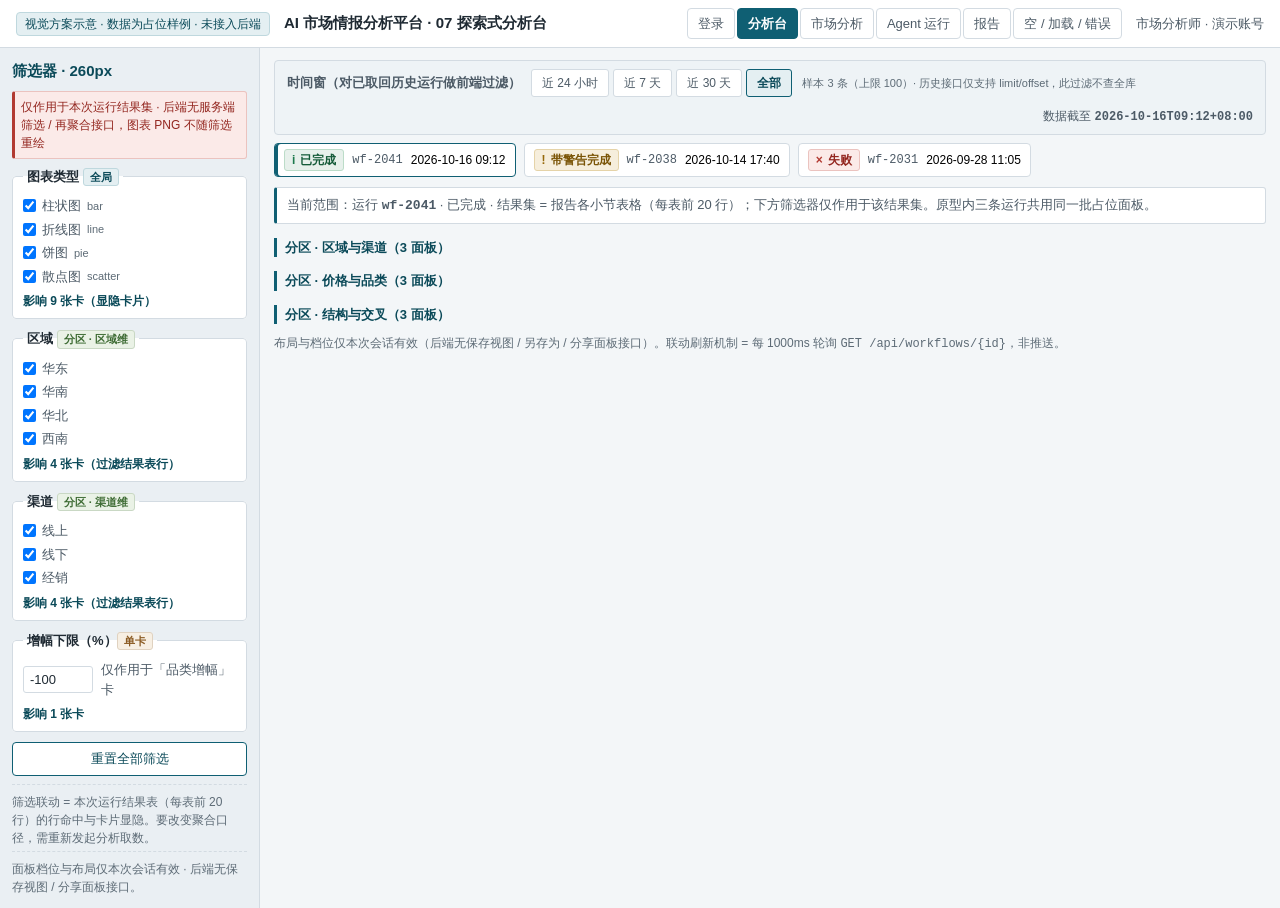
<file: design-options/option-07/index.html>
<!DOCTYPE html>
<html lang="zh-CN">
<head>
<meta charset="UTF-8">
<meta name="viewport" content="width=device-width, initial-scale=1.0">
<title>方案 07 · 商业情报 BI 面板 / 探索式分析台（视觉示意）</title>
<style>
/* 设计底座（方案 07）：亮色 · 高密度 · 鼠标驱动的 12 栏图表墙。
   坐标对应矩阵第 3 节：左 260px 筛选面板（作用域标注）+ 顶部时间控件。
   立场"改一处筛选，相关图全部联动"——但联动只作用于本次运行结果集，
   图表是后端静态 PNG，不随筛选重绘；这些边界以标注写进界面本身。
   与 04 区分：04 暗色键盘终端、以表格为主；本方案亮色鼠标面板、以图表为主。
   与 01 区分：01 首屏是结论态势带；本方案首屏是探索用图表墙。
   色彩：状态色（等待/运行/完成/警告/失败）只进状态徽标；
   图表系列色只进图形区，两套绝不互用。 */
:root{
  --bg:#F3F6F8; --surface:#FFFFFF; --panel:#EAEFF3; --tbar:#EEF3F6;
  --line:#D3DBE2; --line2:#E2E9EF;
  --ink:#1F2A33; --ink2:#4C5A66; --ink3:#5D6B76;
  --pri:#0F5F73; --pri-d:#0B4A59;
  --st-wait:#5C6A77; --st-run:#0E6B8C; --st-done:#1D7A4C; --st-warn:#96690B; --st-fail:#B23A31;
  --st-wait-bg:#EDF0F3; --st-run-bg:#E3F0F6; --st-done-bg:#E7F0EB; --st-warn-bg:#F6EEDC; --st-fail-bg:#FBEAE8;
  --chart-c1:#3563A5; --chart-c2:#2C8C7D; --chart-c3:#9561B1; --chart-c4:#C4762F; --chart-c5:#55A899;
}
*{box-sizing:border-box;margin:0;padding:0}
body{font-family:-apple-system,"Segoe UI","Microsoft YaHei","PingFang SC",sans-serif;background:var(--bg);color:var(--ink);font-size:14px;line-height:1.5}
button{font:inherit;cursor:pointer}
input,select,textarea{font:inherit;color:var(--ink)}
:focus-visible{outline:2px solid var(--pri);outline-offset:2px}
.vh{position:absolute;width:1px;height:1px;overflow:hidden;clip:rect(0 0 0 0);white-space:nowrap}
.mono{font-family:ui-monospace,"Cascadia Mono",Consolas,monospace}

.topbar{display:flex;align-items:center;gap:14px;height:48px;padding:0 16px;background:var(--surface);border-bottom:1px solid var(--line);position:sticky;top:0;z-index:30}
.notice{font-size:12px;color:var(--pri-d);background:#E4EFF2;border:1px solid #BFD8DE;border-radius:4px;padding:2px 8px;white-space:nowrap}
.brand{font-weight:700;font-size:15px;white-space:nowrap}
.viewnav{display:flex;gap:2px;margin-left:auto;flex-wrap:wrap}
.viewnav button{border:1px solid var(--line);background:var(--surface);color:var(--ink2);padding:5px 10px;border-radius:4px;font-size:13px}
.viewnav button.on{background:var(--pri);border-color:var(--pri);color:#fff;font-weight:600}
.userchip{font-size:13px;color:var(--ink2);white-space:nowrap}

.view{display:none}
.view.on{display:block}

/* 徽标：色+形+字三重编码 */
.tag{display:inline-flex;align-items:center;gap:5px;font-size:12px;font-weight:600;padding:1px 7px;border-radius:3px;border:1px solid transparent;white-space:nowrap}
.tag i{font-style:normal;font-weight:700}
.tg-wait{color:#4B5866;background:var(--st-wait-bg);border-color:#C6CED6}.tg-wait i{color:var(--st-wait)}
.tg-run{color:#0B5D79;background:var(--st-run-bg);border-color:#B9DCE9}.tg-run i{color:var(--st-run)}
.tg-done{color:#145A38;background:var(--st-done-bg);border-color:#BCDCC8}.tg-done i{color:var(--st-done)}
.tg-warn{color:#7A5406;background:var(--st-warn-bg);border-color:#E5D3A8}.tg-warn i{color:var(--st-warn)}
.tg-fail{color:#93261F;background:var(--st-fail-bg);border-color:#EBC3BF}.tg-fail i{color:var(--st-fail)}
.scope{display:inline-block;font-size:11px;font-weight:600;padding:0 6px;border-radius:3px;border:1px solid var(--line);color:var(--ink2);background:var(--surface)}
.scope.g{border-color:#BFD8DE;color:var(--pri-d);background:#E4EFF2}
.scope.p{border-color:#C9D8C4;color:#3D6B33;background:#EAF2E6}
.scope.c{border-color:#E0D2C0;color:#8A5A22;background:#F7EFE3}

.btn{border:1px solid var(--pri);background:var(--pri);color:#fff;border-radius:4px;padding:7px 14px;font-size:14px;font-weight:600}
.btn:hover{background:var(--pri-d)}
.btn.sec{background:var(--surface);color:var(--pri-d)}
.btn.sec:hover{background:#E4EFF2}
.btn:disabled{background:#B9C4CC;border-color:#B9C4CC;color:#F3F6F8;cursor:not-allowed}

/* 登录 */
.loginwrap{display:grid;grid-template-columns:1fr 480px;gap:0;min-height:calc(100vh - 48px)}
.loginhero{background:var(--pri);color:#fff;padding:64px 48px;display:flex;flex-direction:column;justify-content:center;gap:16px}
.loginhero h1{font-size:30px;line-height:1.35}
.loginhero p{font-size:15px;color:#CFE4E9;max-width:520px}
.herogrid{display:flex;gap:6px;margin-top:8px}
.herogrid span{width:46px;height:30px;border:1px solid #3E8496;border-radius:3px;background:#0C5365}
.loginform{background:var(--surface);display:flex;align-items:center;justify-content:center;padding:32px}
.loginbox{width:100%;max-width:360px;display:flex;flex-direction:column;gap:14px}
.loginbox h2{font-size:19px}
.bootswitch{display:flex;gap:6px}
.bootswitch button{flex:1;padding:6px;font-size:13px;border:1px solid var(--line);background:var(--surface);color:var(--ink2);border-radius:4px}
.bootswitch button.on{border-color:var(--pri);color:var(--pri-d);background:#E4EFF2;font-weight:600}
.boot-hint{display:none;font-size:12px;color:#7A5406;background:var(--st-warn-bg);border:1px solid #E5D3A8;border-left:3px solid var(--st-warn);padding:8px;border-radius:3px}
.loginbox.boot .boot-hint{display:block}
.field{display:flex;flex-direction:column;gap:4px;font-size:13px;color:var(--ink2)}
.field input{border:1px solid var(--line);border-radius:4px;padding:8px;font-size:14px;background:var(--surface)}
.loginmsg{display:none;font-size:13px;padding:8px;border-radius:3px;border-left:3px solid}
.loginbox.st-err .loginmsg{display:block;color:#93261F;background:var(--st-fail-bg);border-color:#EBC3BF}
.loginbox.st-429 .loginmsg{display:block;color:#93261F;background:var(--st-fail-bg);border-color:#EBC3BF}
.loginsmall{font-size:12px;color:var(--ink3)}
.loginsucc{font-size:13px;color:#145A38;background:var(--st-done-bg);border-left:3px solid var(--st-done);padding:8px;border-radius:3px;display:none}
.loginbox.st-ok .loginsucc{display:block}

/* 分析台外壳 */
.dash{display:grid;grid-template-columns:260px 1fr;min-height:calc(100vh - 48px)}
.filters{width:260px;background:var(--panel);border-right:1px solid var(--line);padding:12px;overflow-y:auto}
.fhead h2{font-size:15px;color:var(--pri-d)}
.fnote{font-size:12px;color:#93261F;background:var(--st-fail-bg);border:1px solid #EBC3BF;border-left:3px solid var(--st-fail);padding:6px;border-radius:3px;margin:8px 0}
.fgroup{border:1px solid var(--line);border-radius:4px;background:var(--surface);padding:8px 10px;margin-bottom:10px}
.fgroup legend{font-size:13px;font-weight:600;padding:0 4px;color:var(--ink)}
.fgroup label{display:flex;align-items:center;gap:6px;font-size:13px;color:var(--ink2);padding:2px 0}
.fgroup .enum{color:var(--ink3);font-size:11px}
.faffect{font-size:12px;color:var(--pri-d);margin-top:4px;font-weight:600}
.fgroup input[type=number]{width:70px;border:1px solid var(--line);border-radius:3px;padding:3px 6px}
.fplain{font-size:12px;color:var(--ink3);border-top:1px dashed var(--line);padding-top:8px;margin-top:4px}
.freset{margin:8px 0}
.freset button{width:100%;padding:6px;font-size:13px;border:1px solid var(--pri);color:var(--pri-d);background:var(--surface);border-radius:4px}
.freset button:hover{background:#E4EFF2}
#filterToggle{display:none}

.wall{padding:12px 14px}
.timebar{display:flex;flex-wrap:wrap;align-items:center;gap:10px;background:var(--tbar);border:1px solid var(--line);border-radius:4px;padding:8px 12px;margin-bottom:8px}
.tblabel{font-size:13px;font-weight:600;color:var(--ink2)}
.tbtns{display:flex;gap:4px}
.tbtn{font-size:12px;padding:4px 10px;border:1px solid var(--line);background:var(--surface);border-radius:3px;color:var(--ink2)}
.tbtn.on{border-color:var(--pri);background:#E4EFF2;color:var(--pri-d);font-weight:600}
.tbnote{font-size:11px;color:var(--ink3)}
.asof{margin-left:auto;font-size:12px;color:var(--ink2)}
.runchips{display:flex;gap:8px;margin:6px 0 10px;flex-wrap:wrap}
.rchip{display:flex;align-items:center;gap:8px;font-size:12px;border:1px solid var(--line);background:var(--surface);border-radius:4px;padding:5px 9px}
.rchip.on{border-color:var(--pri);box-shadow:inset 3px 0 0 var(--pri)}
.rchip.out{display:none}
.rchip .mono{color:var(--ink2)}
.scopebanner{font-size:13px;color:var(--ink2);background:var(--surface);border:1px solid var(--line);border-left:3px solid var(--pri);padding:7px 10px;border-radius:3px;margin-bottom:10px}

.grid12{display:grid;grid-template-columns:repeat(12,1fr);gap:10px}
.sec-h{grid-column:span 12;font-size:13px;font-weight:700;color:var(--pri-d);border-left:3px solid var(--pri);padding-left:8px;margin-top:4px}
.card{grid-column:span 4;background:var(--surface);border:1px solid var(--line);border-radius:4px;padding:8px 10px;display:flex;flex-direction:column;gap:6px;transition:width 180ms ease}
.card.span3{grid-column:span 3}.card.span4{grid-column:span 4}.card.span6{grid-column:span 6}.card.span12{grid-column:span 12}
.card.hide{display:none}
.card.linked{animation:link 160ms ease-out}
@keyframes link{from{opacity:.6;transform:translateY(1px)}to{opacity:1;transform:translateY(0)}}
.card header{display:flex;align-items:center;gap:8px;flex-wrap:wrap}
.card h3{font-size:13.5px;font-weight:700}
.tagn{font-size:11px;font-weight:600;color:var(--ink2);background:var(--panel);border:1px solid var(--line);border-radius:3px;padding:0 6px}
.scopetag{font-size:11px;color:var(--ink3)}
.sizes{margin-left:auto;display:flex;gap:2px}
.sizes button{width:24px;font-size:11px;padding:2px 0;border:1px solid var(--line);background:var(--surface);color:var(--ink3);border-radius:3px}
.sizes button.on{border-color:var(--pri);background:#E4EFF2;color:var(--pri-d);font-weight:700}
.imgbox{border:1px dashed #A9B6C0;border-radius:3px;background:#FBFCFD;padding:4px;position:relative}
.imgbox .pngchip{position:absolute;top:6px;right:8px;font-size:10px;color:var(--ink3);background:var(--surface);border:1px solid var(--line);border-radius:3px;padding:0 5px}
.pngpath{font-size:10.5px;color:var(--ink3);border-top:1px solid var(--line2);padding-top:3px;word-break:break-all}
.card svg{display:block;width:100%;height:auto}
.minidata{width:100%;border-collapse:collapse;font-size:12px}
.minidata caption{text-align:left;font-size:11px;color:var(--ink3);padding-bottom:2px}
.minidata th{font-size:11px;text-align:left;color:var(--ink2);border-bottom:1px solid var(--line2);padding:2px 6px;font-weight:600}
.minidata td{padding:2px 6px;border-bottom:1px solid #EFF3F6;color:var(--ink)}
.minidata tr.fout{display:none}
.hit{font-size:11px;color:var(--pri-d);font-weight:600}
.pngnote{font-size:11px;color:var(--ink3)}
.layernote{font-size:12px;color:var(--ink3);margin-top:10px}

/* 通用内容页 */
.page{max-width:1160px;margin:0 auto;padding:16px 20px;display:flex;flex-direction:column;gap:14px}
.block{background:var(--surface);border:1px solid var(--line);border-radius:4px;padding:14px 16px}
.block h2{font-size:16px;color:var(--pri-d);margin-bottom:8px;border-left:3px solid var(--pri);padding-left:8px}
.block h3{font-size:14px;margin:10px 0 6px}
.kv{display:grid;grid-template-columns:180px 1fr;gap:4px 12px;font-size:13px}
.kv dt{color:var(--ink3)}.kv dd{color:var(--ink)}
.pathline{font-size:12px;color:var(--ink2);background:var(--tbar);border:1px solid var(--line);border-radius:3px;padding:6px 9px;margin-top:8px}

/* 市场分析 */
.askwrap{display:grid;grid-template-columns:1fr 380px;gap:14px}
.fieldrow{display:flex;flex-direction:column;gap:5px;margin-bottom:12px;font-size:13px;color:var(--ink2)}
.fieldrow select,.fieldrow textarea,.fieldrow input[type=number]{border:1px solid var(--line);border-radius:4px;padding:8px;background:var(--surface)}
.fieldrow textarea{min-height:96px;resize:vertical}
.counter{font-size:12px;color:var(--ink3)}
.counter.bad{color:#93261F}
.inlineerr{display:none;font-size:12px;color:#93261F;background:var(--st-fail-bg);border-left:3px solid var(--st-fail);padding:6px;border-radius:3px}
.inlineerr.show{display:block}
.accept{display:none;border:1px solid #BCDCC8;background:var(--st-done-bg);border-left:3px solid var(--st-done);padding:10px;border-radius:3px;font-size:13px;color:#145A38;margin-top:10px}
.accept.show{display:block}
.ladder{display:flex;gap:4px;align-items:flex-end;margin:10px 0}
.ladder .step{flex:1;border:1px solid var(--line);border-bottom:3px solid #C6CED6;border-radius:3px;padding:6px 4px;font-size:11px;text-align:center;color:var(--ink3);background:var(--surface)}
.ladder .step.done{border-bottom-color:var(--st-done);background:var(--st-done-bg);color:#145A38;font-weight:600}
.ladder .step.now{border-bottom-color:var(--st-run);background:var(--st-run-bg);color:#0B5D79;font-weight:700}
.pollnote{font-size:12px;color:var(--ink3)}
.stepnum{font-size:13px;font-weight:700;color:var(--pri-d)}

/* 运行表 */
.bigtable{width:100%;border-collapse:collapse;font-size:13px;margin-top:8px}
.bigtable th{text-align:left;font-size:12px;color:var(--ink2);border-bottom:2px solid var(--line2);padding:6px 8px;background:var(--tbar)}
.bigtable td{padding:6px 8px;border-bottom:1px solid var(--line2);vertical-align:top}
.enumcell{font-size:11px;color:var(--ink3)}
.statusgrid{display:grid;grid-template-columns:repeat(5,1fr);gap:6px;margin-top:8px}
.statusgrid div{border:1px solid var(--line);border-radius:3px;padding:6px;font-size:12px;text-align:center;background:var(--surface)}

/* 报告 */
.repsec{display:grid;grid-template-columns:120px 1fr;gap:14px;padding:12px 0;border-bottom:1px solid var(--line2)}
.repsec .no{font-size:22px;font-weight:700;color:#B9C4CC}
.cite{display:inline-block;font-size:10.5px;font-weight:700;color:var(--pri-d);background:#E4EFF2;border:1px solid #BFD8DE;border-radius:3px;padding:0 4px;vertical-align:super;cursor:default}
.srcline{font-size:11.5px;color:var(--ink3);margin-top:6px;border-left:2px solid var(--line);padding-left:8px}
.vline{display:flex;gap:8px;align-items:flex-start;font-size:12.5px;padding:5px 8px;border:1px solid var(--line);border-radius:3px;margin-top:6px;background:var(--surface)}
.vline.error{border-left:4px solid var(--st-fail);background:var(--st-fail-bg)}
.vline.warning{border-left:4px solid var(--st-warn);background:var(--st-warn-bg)}
.vline.info{border-left:4px solid var(--st-run);background:var(--st-run-bg)}
.vline i{font-style:normal;font-weight:700}

/* 三态 */
.trio{display:grid;grid-template-columns:repeat(3,1fr);gap:14px}
.trio .block{min-height:0}
.emptycause{border:1px dashed #A9B6C0;border-radius:3px;padding:10px;margin-top:8px;font-size:13px;color:var(--ink2);background:#FBFCFD;display:flex;flex-direction:column;gap:6px}
.emptycause b{color:var(--ink)}
.skel{border:1px solid var(--line);border-radius:3px;background:#FBFCFD;padding:8px}
.skel .bar{height:10px;background:var(--line2);border-radius:2px;margin:6px 0}
.skel .bar.w60{width:60%}.skel .bar.w40{width:40%}
.nochartband{grid-column:span 12;border:1px solid #E5D3A8;border-left:4px solid var(--st-warn);background:var(--st-warn-bg);color:#7A5406;border-radius:3px;padding:12px;font-size:13px}
.stbtnrow{display:flex;gap:8px;flex-wrap:wrap;margin-top:8px}
.stbtnrow button{font-size:12px;padding:5px 10px;border:1px solid var(--pri);color:var(--pri-d);background:var(--surface);border-radius:4px}
.stbtnrow button:hover{background:#E4EFF2}

@media (max-width:1100px){
  .card.span3{grid-column:span 6}.card.span4{grid-column:span 6}
  .askwrap{grid-template-columns:1fr}
  .statusgrid{grid-template-columns:repeat(3,1fr)}
  .loginwrap{grid-template-columns:1fr}
  .loginhero{display:none}
}
@media (max-width:900px){
  .dash{grid-template-columns:1fr}
  #filterToggle{display:block;width:100%;margin-bottom:8px;padding:8px;border:1px solid var(--pri);color:var(--pri-d);background:var(--surface);border-radius:4px;font-size:13px;font-weight:600}
  .filters{width:auto;border-right:none;position:static}
  .filters.collapsed fieldset,.filters.collapsed .fplain,.filters.collapsed .freset{display:none}
  .card.span6{grid-column:span 12}
  .trio{grid-template-columns:1fr}
}
@media (max-width:768px){
  .grid12{grid-template-columns:repeat(6,1fr)}
  .card,.card.span3,.card.span4,.card.span6,.card.span12{grid-column:span 6}
  .minidata thead{display:none}
  .minidata tr{display:grid;grid-template-columns:1fr 1fr;border-bottom:1px solid var(--line)}
  .minidata td{border:none}
  .minidata td::before{content:attr(data-l) "：";display:block;font-size:11px;color:var(--ink3)}
  .kv{grid-template-columns:1fr}
  .repsec{grid-template-columns:1fr}
  .asof{margin-left:0}
}
</style>
</head>
<body>

<div class="topbar">
  <span class="notice">视觉方案示意 · 数据为占位样例 · 未接入后端</span>
  <span class="brand">AI 市场情报分析平台 · 07 探索式分析台</span>
  <nav class="viewnav" id="viewNav" aria-label="原型视图切换">
    <button data-view="view-login">登录</button>
    <button data-view="view-dash" class="on">分析台</button>
    <button data-view="view-analysis">市场分析</button>
    <button data-view="view-runs">Agent 运行</button>
    <button data-view="view-report">报告</button>
    <button data-view="view-states">空 / 加载 / 错误</button>
  </nav>
  <span class="userchip">市场分析师 · 演示账号</span>
</div>

<!-- ============ 登录 ============ -->
<section class="view" id="view-login" aria-label="登录视图" hidden>
  <div class="loginwrap">
    <div class="loginhero">
      <h1>把市场数据变成<br>可追溯的决策依据</h1>
      <p>上传 CSV / Excel，向多智能体流水线提出自然语言问题；每个数字都能回溯到具体工具调用。</p>
      <div class="herogrid" aria-hidden="true"><span></span><span></span><span></span><span></span></div>
    </div>
    <div class="loginform">
      <form class="loginbox" id="loginBox" onsubmit="return false;">
        <h2 id="loginTitle">登录</h2>
        <div class="bootswitch" role="group" aria-label="登录模式">
          <button type="button" id="btnModeNormal" class="on">账号登录</button>
          <button type="button" id="btnModeBoot">首次部署 · 初始化</button>
        </div>
        <p class="boot-hint">检测到后端指示 <b>needs_bootstrap</b>（系统尚无管理员账号）。提交将调用 <span class="mono">POST /auth/bootstrap</span> 创建首个管理员；创建成功后此模式自动关闭。</p>
        <label class="field">账号<input id="loginUser" type="text" autocomplete="username" value="analyst"></label>
        <label class="field">密码<input id="loginPass" type="password" autocomplete="current-password" placeholder="请输入密码"></label>
        <p class="loginmsg" id="loginMsg" role="status">登录失败，请检查账号密码或稍后重试。</p>
        <p class="loginsucc" role="status">登录成功（示意）。会话 Cookie mis_session 有效 8 小时。</p>
        <button type="button" class="btn" id="btnLoginSubmit">登录</button>
        <div class="stbtnrow">
          <button type="button" data-lst="err">演示 401：凭据错误</button>
          <button type="button" data-lst="429">演示 429：请求过频</button>
          <button type="button" data-lst="ok">演示成功 → 分析台</button>
        </div>
        <p class="loginsmall">失败返回统一文案，不泄露账号是否存在；限流响应含 Retry-After。退出走 <span class="mono">POST /auth/logout</span>。</p>
      </form>
    </div>
  </div>
</section>

<!-- ============ 分析台（Dashboard） ============ -->
<section class="view on" id="view-dash" aria-label="探索式分析台">
  <div class="dash">
    <aside class="filters" id="filterPanel" aria-label="筛选器面板">
      <button id="filterToggle" aria-expanded="true">筛选器面板（点击折叠）</button>
      <div class="fhead"><h2>筛选器 · 260px</h2></div>
      <p class="fnote">仅作用于本次运行结果集 · 后端无服务端筛选 / 再聚合接口，图表 PNG 不随筛选重绘</p>

      <fieldset class="fgroup" id="fTypes">
        <legend>图表类型 <span class="scope g">全局</span></legend>
        <label><input type="checkbox" class="ftype" data-t="bar" checked> 柱状图 <span class="enum">bar</span></label>
        <label><input type="checkbox" class="ftype" data-t="line" checked> 折线图 <span class="enum">line</span></label>
        <label><input type="checkbox" class="ftype" data-t="pie" checked> 饼图 <span class="enum">pie</span></label>
        <label><input type="checkbox" class="ftype" data-t="scatter" checked> 散点图 <span class="enum">scatter</span></label>
        <p class="faffect">影响 <span id="aTypes">9</span> 张卡（显隐卡片）</p>
      </fieldset>

      <fieldset class="fgroup" id="fRegion">
        <legend>区域 <span class="scope p">分区 · 区域维</span></legend>
        <label><input type="checkbox" class="fregion" value="华东" checked> 华东</label>
        <label><input type="checkbox" class="fregion" value="华南" checked> 华南</label>
        <label><input type="checkbox" class="fregion" value="华北" checked> 华北</label>
        <label><input type="checkbox" class="fregion" value="西南" checked> 西南</label>
        <p class="faffect">影响 <span id="aRegion">4</span> 张卡（过滤结果表行）</p>
      </fieldset>

      <fieldset class="fgroup" id="fChannel">
        <legend>渠道 <span class="scope p">分区 · 渠道维</span></legend>
        <label><input type="checkbox" class="fchannel" value="线上" checked> 线上</label>
        <label><input type="checkbox" class="fchannel" value="线下" checked> 线下</label>
        <label><input type="checkbox" class="fchannel" value="经销" checked> 经销</label>
        <p class="faffect">影响 <span id="aChannel">4</span> 张卡（过滤结果表行）</p>
      </fieldset>

      <fieldset class="fgroup" id="fGrowth">
        <legend>增幅下限（%）<span class="scope c">单卡</span></legend>
        <label style="gap:8px"><input type="number" id="growthMin" value="-100" step="1" aria-label="增幅下限百分比"> 仅作用于「品类增幅」卡</label>
        <p class="faffect">影响 <span id="aGrowth">1</span> 张卡</p>
      </fieldset>

      <div class="freset"><button type="button" id="btnResetFilters">重置全部筛选</button></div>
      <p class="fplain">筛选联动 = 本次运行结果表（每表前 20 行）的行命中与卡片显隐。要改变聚合口径，需重新发起分析取数。</p>
      <p class="fplain">面板档位与布局仅本次会话有效 · 后端无保存视图 / 分享面板接口。</p>
    </aside>

    <div class="wall">
      <div class="timebar">
        <span class="tblabel">时间窗（对已取回历史运行做前端过滤）</span>
        <div class="tbtns" role="group" aria-label="时间窗">
          <button type="button" class="tbtn" data-win="24h">近 24 小时</button>
          <button type="button" class="tbtn" data-win="7d">近 7 天</button>
          <button type="button" class="tbtn" data-win="30d">近 30 天</button>
          <button type="button" class="tbtn on" data-win="all">全部</button>
        </div>
        <p class="tbnote" id="runSampleNote">样本 3 条（上限 100）· 历史接口仅支持 limit/offset，此过滤不查全库</p>
        <span class="asof">数据截至 <b class="mono" id="asofText">2026-10-16T09:12+08:00</b></span>
      </div>

      <div class="runchips" id="runChips" aria-label="历史运行样本（前端过滤）"></div>

      <p class="scopebanner" id="scopeBanner">当前范围：运行 <b class="mono">wf-2041</b> · 已完成 · 结果集 = 报告各小节表格（每表前 20 行）；下方筛选器仅作用于该结果集。原型内三条运行共用同一批占位面板。</p>

      <div class="grid12" id="chartGrid">
        <h2 class="sec-h">分区 · 区域与渠道（3 面板）</h2>

        <article class="card span6" data-type="line" data-scopes="region" id="c1">
          <header><h3>区域销售额走势（季度）</h3><span class="tagn">PNG 占位</span><span class="scopetag">区域维 · 受"区域"筛选</span>
            <div class="sizes" role="group" aria-label="面板尺寸档位"><button data-span="3">S</button><button data-span="4">M</button><button data-span="6" class="on">L</button><button data-span="12">XL</button></div>
          </header>
          <div class="imgbox"><span class="pngchip">PNG 占位</span>
            <svg viewBox="0 0 560 170" role="img" aria-label="示意：四条区域季度销售额折线的占位图形，代表后端生成的 line 图 PNG">
              <line x1="40" y1="140" x2="540" y2="140" stroke="#B9C4CC"/><line x1="40" y1="16" x2="40" y2="140" stroke="#B9C4CC"/>
              <polyline points="60,110 190,92 320,78 450,58 530,44" fill="none" stroke="#2C8C7D" stroke-width="2.5"/>
              <polyline points="60,124 190,112 320,105 450,96 530,88" fill="none" stroke="#55A899" stroke-width="2"/>
              <text x="46" y="156" font-size="11" fill="#5D6B76">2025Q4</text><text x="420" y="156" font-size="11" fill="#5D6B76">2026Q3</text>
              <text x="532" y="46" font-size="10" fill="#145A38">华东</text><text x="532" y="90" font-size="10" fill="#3D6B33">华南</text>
            </svg>
            <p class="pngpath mono">GET /api/workflows/wf-2041/charts/line_region_trend.png</p>
          </div>
          <table class="minidata"><caption>本卡结果集数据表（前 20 行截断）</caption>
            <thead><tr><th scope="col">区域</th><th scope="col">销售额（万元）</th><th scope="col">环比增幅（%）</th></tr></thead>
            <tbody>
              <tr data-region="华东"><td data-l="区域">华东</td><td data-l="销售额">1,240</td><td data-l="增幅">+8.2</td></tr>
              <tr data-region="华南"><td data-l="区域">华南</td><td data-l="销售额">860</td><td data-l="增幅">+5.1</td></tr>
              <tr data-region="华北"><td data-l="区域">华北</td><td data-l="销售额">720</td><td data-l="增幅">+2.4</td></tr>
              <tr data-region="西南"><td data-l="区域">西南</td><td data-l="销售额">540</td><td data-l="增幅">+11.0</td></tr>
            </tbody></table>
          <p class="hit">表命中 <span class="hitn">4/4</span> 行</p>
          <p class="pngnote">图区为后端静态 PNG，筛选不重绘；联动作用于下方数据表与卡片显隐。</p>
        </article>

        <article class="card span3" data-type="bar" data-scopes="channel" id="c2">
          <header><h3>渠道销售额对比</h3><span class="tagn">PNG 占位</span>
            <div class="sizes" role="group" aria-label="面板尺寸档位"><button data-span="3" class="on">S</button><button data-span="4">M</button><button data-span="6">L</button><button data-span="12">XL</button></div>
          </header>
          <div class="imgbox"><span class="pngchip">PNG 占位</span>
            <svg viewBox="0 0 260 150" role="img" aria-label="示意：三根渠道销售额柱的占位图形，代表后端生成的 bar 图 PNG">
              <line x1="24" y1="126" x2="248" y2="126" stroke="#B9C4CC"/>
              <rect x="44" y="52" width="40" height="74" fill="#3563A5"/><text x="50" y="46" font-size="11" fill="#1F2A33">1,240</text>
              <rect x="112" y="84" width="40" height="42" fill="#3563A5"/><text x="118" y="78" font-size="11" fill="#1F2A33">860</text>
              <rect x="180" y="100" width="40" height="26" fill="#3563A5"/><text x="186" y="94" font-size="11" fill="#1F2A33">540</text>
              <text x="46" y="142" font-size="11" fill="#5D6B76">线上</text><text x="114" y="142" font-size="11" fill="#5D6B76">线下</text><text x="182" y="142" font-size="11" fill="#5D6B76">经销</text>
            </svg>
            <p class="pngpath mono">GET /api/workflows/wf-2041/charts/bar_channel_compare.png</p>
          </div>
          <table class="minidata"><caption>本卡结果集数据表</caption>
            <thead><tr><th scope="col">渠道</th><th scope="col">销售额（万元）</th></tr></thead>
            <tbody>
              <tr data-channel="线上"><td data-l="渠道">线上</td><td data-l="销售额">1,240</td></tr>
              <tr data-channel="线下"><td data-l="渠道">线下</td><td data-l="销售额">860</td></tr>
              <tr data-channel="经销"><td data-l="渠道">经销</td><td data-l="销售额">540</td></tr>
            </tbody></table>
          <p class="hit">表命中 <span class="hitn">3/3</span> 行</p>
        </article>

        <article class="card span3" data-type="pie" data-scopes="" id="c3">
          <header><h3>品类份额</h3><span class="tagn">PNG 占位</span><span class="scopetag">不受当前筛选影响</span>
            <div class="sizes" role="group" aria-label="面板尺寸档位"><button data-span="3" class="on">S</button><button data-span="4">M</button><button data-span="6">L</button><button data-span="12">XL</button></div>
          </header>
          <div class="imgbox"><span class="pngchip">PNG 占位</span>
            <svg viewBox="0 0 260 150" role="img" aria-label="示意：品类份额环形图的占位图形，代表后端生成的 pie 图 PNG">
              <g transform="rotate(-90 100 78)">
                <circle cx="100" cy="78" r="42" fill="none" stroke="#3563A5" stroke-width="26" stroke-dasharray="70 264"/>
                <circle cx="100" cy="78" r="42" fill="none" stroke="#2C8C7D" stroke-width="26" stroke-dasharray="53 264" stroke-dashoffset="-70"/>
                <circle cx="100" cy="78" r="42" fill="none" stroke="#9561B1" stroke-width="26" stroke-dasharray="42 264" stroke-dashoffset="-123"/>
                <circle cx="100" cy="78" r="42" fill="none" stroke="#C4762F" stroke-width="26" stroke-dasharray="99 264" stroke-dashoffset="-165"/>
              </g>
              <rect x="182" y="30" width="9" height="9" fill="#3563A5"/><text x="196" y="39" font-size="11" fill="#1F2A33">饮料 27%</text>
              <rect x="182" y="52" width="9" height="9" fill="#2C8C7D"/><text x="196" y="61" font-size="11" fill="#1F2A33">零食 20%</text>
              <rect x="182" y="74" width="9" height="9" fill="#9561B1"/><text x="196" y="83" font-size="11" fill="#1F2A33">日用 16%</text>
              <rect x="182" y="96" width="9" height="9" fill="#C4762F"/><text x="196" y="105" font-size="11" fill="#1F2A33">其他 37%</text>
            </svg>
            <p class="pngpath mono">GET /api/workflows/wf-2041/charts/pie_category_share.png</p>
          </div>
          <table class="minidata"><caption>本卡结果集数据表</caption>
            <thead><tr><th scope="col">品类</th><th scope="col">份额（%）</th></tr></thead>
            <tbody><tr><td data-l="品类">饮料</td><td data-l="份额">26.5</td></tr><tr><td data-l="品类">零食</td><td data-l="份额">20.1</td></tr><tr><td data-l="品类">日用</td><td data-l="份额">16.2</td></tr><tr><td data-l="品类">其他</td><td data-l="份额">37.2</td></tr></tbody></table>
          <p class="hit">表命中 <span class="hitn">4/4</span> 行</p>
        </article>

        <h2 class="sec-h">分区 · 价格与品类（3 面板）</h2>

        <article class="card span6" data-type="scatter" data-scopes="region" id="c4">
          <header><h3>均价 × 销量散点（SKU 级）</h3><span class="tagn">PNG 占位</span><span class="scopetag">区域维 · 受"区域"筛选</span>
            <div class="sizes" role="group" aria-label="面板尺寸档位"><button data-span="3">S</button><button data-span="4">M</button><button data-span="6" class="on">L</button><button data-span="12">XL</button></div>
          </header>
          <div class="imgbox"><span class="pngchip">PNG 占位</span>
            <svg viewBox="0 0 560 170" role="img" aria-label="示意：均价与销量散点的占位图形，代表后端生成的 scatter 图 PNG">
              <line x1="40" y1="146" x2="540" y2="146" stroke="#B9C4CC"/><line x1="40" y1="14" x2="40" y2="146" stroke="#B9C4CC"/>
              <circle cx="96" cy="118" r="6" fill="#C4762F"/><circle cx="150" cy="84" r="6" fill="#C4762F"/><circle cx="205" cy="128" r="6" fill="#C4762F"/>
              <circle cx="262" cy="60" r="6" fill="#C4762F"/><circle cx="318" cy="102" r="6" fill="#C4762F"/><circle cx="374" cy="48" r="6" fill="#C4762F"/>
              <circle cx="430" cy="112" r="6" fill="#C4762F"/><circle cx="492" cy="72" r="6" fill="#C4762F"/>
              <text x="44" y="162" font-size="11" fill="#5D6B76">均价（元）→</text><text x="8" y="24" font-size="11" fill="#5D6B76">销量</text>
            </svg>
            <p class="pngpath mono">GET /api/workflows/wf-2041/charts/scatter_price_volume.png</p>
          </div>
          <table class="minidata"><caption>本卡结果集数据表（前 20 行截断）</caption>
            <thead><tr><th scope="col">SKU</th><th scope="col">区域</th><th scope="col">均价（元）</th><th scope="col">销量（件）</th></tr></thead>
            <tbody>
              <tr data-region="华东"><td data-l="SKU">S-1042</td><td data-l="区域">华东</td><td data-l="均价">36.5</td><td data-l="销量">18,240</td></tr>
              <tr data-region="华南"><td data-l="SKU">S-1077</td><td data-l="区域">华南</td><td data-l="均价">29.8</td><td data-l="销量">15,010</td></tr>
              <tr data-region="华北"><td data-l="SKU">S-1120</td><td data-l="区域">华北</td><td data-l="均价">41.2</td><td data-l="销量">9,880</td></tr>
              <tr data-region="西南"><td data-l="SKU">S-1163</td><td data-l="区域">西南</td><td data-l="均价">24.6</td><td data-l="销量">12,470</td></tr>
            </tbody></table>
          <p class="hit">表命中 <span class="hitn">4/4</span> 行</p>
          <p class="pngnote">坐标轴、单位与精度由后端 PNG 固化，前端不提供轴 / 单位调整控件。</p>
        </article>

        <article class="card span3" data-type="bar" data-scopes="growth" id="c5">
          <header><h3>品类增幅</h3><span class="tagn">PNG 占位</span><span class="scopetag">"增幅下限"单卡作用域</span>
            <div class="sizes" role="group" aria-label="面板尺寸档位"><button data-span="3" class="on">S</button><button data-span="4">M</button><button data-span="6">L</button><button data-span="12">XL</button></div>
          </header>
          <div class="imgbox"><span class="pngchip">PNG 占位</span>
            <svg viewBox="0 0 260 150" role="img" aria-label="示意：品类同比增幅柱状占位图形，代表后端生成的 bar 图 PNG">
              <line x1="24" y1="126" x2="248" y2="126" stroke="#B9C4CC"/>
              <rect x="40" y="40" width="34" height="86" fill="#3563A5"/><text x="44" y="34" font-size="11" fill="#1F2A33">+11.0</text>
              <rect x="90" y="70" width="34" height="56" fill="#3563A5"/><text x="94" y="64" font-size="11" fill="#1F2A33">+7.4</text>
              <rect x="140" y="96" width="34" height="30" fill="#3563A5"/><text x="144" y="90" font-size="11" fill="#1F2A33">+3.9</text>
              <rect x="190" y="112" width="34" height="14" fill="#3563A5"/><text x="194" y="106" font-size="11" fill="#1F2A33">+1.2</text>
              <text x="40" y="142" font-size="10" fill="#5D6B76">西南品类A</text><text x="92" y="142" font-size="10" fill="#5D6B76">饮料</text><text x="142" y="142" font-size="10" fill="#5D6B76">零食</text><text x="192" y="142" font-size="10" fill="#5D6B76">日用</text>
            </svg>
            <p class="pngpath mono">GET /api/workflows/wf-2041/charts/bar_category_growth.png</p>
          </div>
          <table class="minidata"><caption>本卡结果集数据表</caption>
            <thead><tr><th scope="col">品类</th><th scope="col">同比增幅（%）</th></tr></thead>
            <tbody>
              <tr data-growth="11.0"><td data-l="品类">西南新品类</td><td data-l="增幅">+11.0</td></tr>
              <tr data-growth="7.4"><td data-l="品类">饮料</td><td data-l="增幅">+7.4</td></tr>
              <tr data-growth="3.9"><td data-l="品类">零食</td><td data-l="增幅">+3.9</td></tr>
              <tr data-growth="1.2"><td data-l="品类">日用</td><td data-l="增幅">+1.2</td></tr>
            </tbody></table>
          <p class="hit">表命中 <span class="hitn">4/4</span> 行</p>
        </article>

        <article class="card span3" data-type="line" data-scopes="region channel" id="c6">
          <header><h3>区域×渠道组合走势</h3><span class="tagn">PNG 占位</span>
            <div class="sizes" role="group" aria-label="面板尺寸档位"><button data-span="3" class="on">S</button><button data-span="4">M</button><button data-span="6">L</button><button data-span="12">XL</button></div>
          </header>
          <div class="imgbox"><span class="pngchip">PNG 占位</span>
            <svg viewBox="0 0 260 150" role="img" aria-label="示意：区域与渠道组合趋势折线占位图形，代表后端生成的 line 图 PNG">
              <line x1="24" y1="126" x2="248" y2="126" stroke="#B9C4CC"/><line x1="24" y1="14" x2="24" y2="126" stroke="#B9C4CC"/>
              <polyline points="34,100 90,84 150,70 214,50" fill="none" stroke="#2C8C7D" stroke-width="2.5"/>
              <polyline points="34,112 90,106 150,98 214,92" fill="none" stroke="#55A899" stroke-width="2"/>
              <text x="150" y="142" font-size="10" fill="#5D6B76">2025Q4 → 2026Q3</text>
            </svg>
            <p class="pngpath mono">GET /api/workflows/wf-2041/charts/line_region_channel_mix.png</p>
          </div>
          <table class="minidata"><caption>本卡结果集数据表</caption>
            <thead><tr><th scope="col">区域 / 渠道</th><th scope="col">指数</th></tr></thead>
            <tbody>
              <tr data-region="华东" data-channel="线上"><td data-l="组合">华东 / 线上</td><td data-l="指数">128</td></tr>
              <tr data-region="华南" data-channel="线上"><td data-l="组合">华南 / 线上</td><td data-l="指数">117</td></tr>
              <tr data-region="华北" data-channel="线下"><td data-l="组合">华北 / 线下</td><td data-l="指数">104</td></tr>
              <tr data-region="西南" data-channel="经销"><td data-l="组合">西南 / 经销</td><td data-l="指数">96</td></tr>
            </tbody></table>
          <p class="hit">表命中 <span class="hitn">4/4</span> 行</p>
        </article>

        <h2 class="sec-h">分区 · 结构与交叉（3 面板）</h2>

        <article class="card span4" data-type="pie" data-scopes="channel" id="c7">
          <header><h3>渠道结构占比</h3><span class="tagn">PNG 占位</span>
            <div class="sizes" role="group" aria-label="面板尺寸档位"><button data-span="3">S</button><button data-span="4" class="on">M</button><button data-span="6">L</button><button data-span="12">XL</button></div>
          </header>
          <div class="imgbox"><span class="pngchip">PNG 占位</span>
            <svg viewBox="0 0 260 150" role="img" aria-label="示意：渠道结构环形占位图形，代表后端生成的 pie 图 PNG">
              <g transform="rotate(-90 100 78)">
                <circle cx="100" cy="78" r="42" fill="none" stroke="#3563A5" stroke-width="26" stroke-dasharray="115 264"/>
                <circle cx="100" cy="78" r="42" fill="none" stroke="#2C8C7D" stroke-width="26" stroke-dasharray="80 264" stroke-dashoffset="-115"/>
                <circle cx="100" cy="78" r="42" fill="none" stroke="#C4762F" stroke-width="26" stroke-dasharray="69 264" stroke-dashoffset="-195"/>
              </g>
              <rect x="186" y="40" width="9" height="9" fill="#3563A5"/><text x="200" y="49" font-size="11" fill="#1F2A33">线上</text>
              <rect x="186" y="66" width="9" height="9" fill="#2C8C7D"/><text x="200" y="75" font-size="11" fill="#1F2A33">线下</text>
              <rect x="186" y="92" width="9" height="9" fill="#C4762F"/><text x="200" y="101" font-size="11" fill="#1F2A33">经销</text>
            </svg>
            <p class="pngpath mono">GET /api/workflows/wf-2041/charts/pie_channel_mix.png</p>
          </div>
          <table class="minidata"><caption>本卡结果集数据表</caption>
            <thead><tr><th scope="col">渠道</th><th scope="col">占比（%）</th></tr></thead>
            <tbody>
              <tr data-channel="线上"><td data-l="渠道">线上</td><td data-l="占比">46.2</td></tr>
              <tr data-channel="线下"><td data-l="渠道">线下</td><td data-l="占比">32.1</td></tr>
              <tr data-channel="经销"><td data-l="渠道">经销</td><td data-l="占比">21.7</td></tr>
            </tbody></table>
          <p class="hit">表命中 <span class="hitn">3/3</span> 行</p>
        </article>

        <article class="card span4" data-type="bar" data-scopes="region" id="c8">
          <header><h3>区域客单价对比</h3><span class="tagn">PNG 占位</span>
            <div class="sizes" role="group" aria-label="面板尺寸档位"><button data-span="3">S</button><button data-span="4" class="on">M</button><button data-span="6">L</button><button data-span="12">XL</button></div>
          </header>
          <div class="imgbox"><span class="pngchip">PNG 占位</span>
            <svg viewBox="0 0 260 150" role="img" aria-label="示意：区域客单价柱状占位图形，代表后端生成的 bar 图 PNG">
              <line x1="24" y1="126" x2="248" y2="126" stroke="#B9C4CC"/>
              <rect x="40" y="56" width="36" height="70" fill="#3563A5"/><text x="44" y="50" font-size="11" fill="#1F2A33">86</text>
              <rect x="94" y="72" width="36" height="54" fill="#3563A5"/><text x="98" y="66" font-size="11" fill="#1F2A33">74</text>
              <rect x="148" y="80" width="36" height="46" fill="#3563A5"/><text x="152" y="74" font-size="11" fill="#1F2A33">69</text>
              <rect x="202" y="94" width="36" height="32" fill="#3563A5"/><text x="206" y="88" font-size="11" fill="#1F2A33">58</text>
              <text x="42" y="142" font-size="10" fill="#5D6B76">华东</text><text x="96" y="142" font-size="10" fill="#5D6B76">华南</text><text x="150" y="142" font-size="10" fill="#5D6B76">华北</text><text x="204" y="142" font-size="10" fill="#5D6B76">西南</text>
            </svg>
            <p class="pngpath mono">GET /api/workflows/wf-2041/charts/bar_region_atv.png</p>
          </div>
          <table class="minidata"><caption>本卡结果集数据表</caption>
            <thead><tr><th scope="col">区域</th><th scope="col">客单价（元）</th></tr></thead>
            <tbody>
              <tr data-region="华东"><td data-l="区域">华东</td><td data-l="客单价">86.4</td></tr>
              <tr data-region="华南"><td data-l="区域">华南</td><td data-l="客单价">74.1</td></tr>
              <tr data-region="华北"><td data-l="区域">华北</td><td data-l="客单价">69.3</td></tr>
              <tr data-region="西南"><td data-l="区域">西南</td><td data-l="客单价">58.0</td></tr>
            </tbody></table>
          <p class="hit">表命中 <span class="hitn">4/4</span> 行</p>
        </article>

        <article class="card span4" data-type="scatter" data-scopes="channel" id="c9">
          <header><h3>促销次数 × 增量</h3><span class="tagn">PNG 占位</span>
            <div class="sizes" role="group" aria-label="面板尺寸档位"><button data-span="3">S</button><button data-span="4" class="on">M</button><button data-span="6">L</button><button data-span="12">XL</button></div>
          </header>
          <div class="imgbox"><span class="pngchip">PNG 占位</span>
            <svg viewBox="0 0 260 150" role="img" aria-label="示意：促销次数与销量增量散点占位图形，代表后端生成的 scatter 图 PNG">
              <line x1="24" y1="126" x2="248" y2="126" stroke="#B9C4CC"/><line x1="24" y1="14" x2="24" y2="126" stroke="#B9C4CC"/>
              <circle cx="60" cy="104" r="5" fill="#C4762F"/><circle cx="96" cy="78" r="5" fill="#C4762F"/><circle cx="132" cy="90" r="5" fill="#C4762F"/>
              <circle cx="170" cy="52" r="5" fill="#C4762F"/><circle cx="212" cy="64" r="5" fill="#C4762F"/>
              <text x="120" y="142" font-size="10" fill="#5D6B76">促销次数 →</text>
            </svg>
            <p class="pngpath mono">GET /api/workflows/wf-2041/charts/scatter_promo_lift.png</p>
          </div>
          <table class="minidata"><caption>本卡结果集数据表</caption>
            <thead><tr><th scope="col">渠道</th><th scope="col">促销次数</th><th scope="col">销量增量（件）</th></tr></thead>
            <tbody>
              <tr data-channel="线上"><td data-l="渠道">线上</td><td data-l="促销">18</td><td data-l="增量">+5,210</td></tr>
              <tr data-channel="线下"><td data-l="渠道">线下</td><td data-l="促销">9</td><td data-l="增量">+1,860</td></tr>
              <tr data-channel="经销"><td data-l="渠道">经销</td><td data-l="促销">6</td><td data-l="增量">+930</td></tr>
            </tbody></table>
          <p class="hit">表命中 <span class="hitn">3/3</span> 行</p>
        </article>
      </div>

      <p class="layernote">布局与档位仅本次会话有效（后端无保存视图 / 另存为 / 分享面板接口）。联动刷新机制 = 每 1000ms 轮询 <span class="mono">GET /api/workflows/{id}</span>，非推送。</p>
    </div>
  </div>
</section>

<!-- ============ 市场分析 ============ -->
<section class="view" id="view-analysis" aria-label="市场分析视图" hidden>
  <div class="page">
    <div class="askwrap">
      <div class="block">
        <h2>发起一次市场分析</h2>
        <div class="fieldrow">
          <label for="dsSelect">数据集（GET /api/datasets · 支持文件名搜索 q 与排序 sort/order，均为真实参数）</label>
          <select id="dsSelect">
            <option>market_sales_2026Q3.csv · 12,480 行 · 14 列</option>
            <option>channel_weekly.csv · 3,210 行 · 9 列</option>
            <option>competitor_price_2026.xlsx · 860 行 · 7 列</option>
          </select>
          <p class="pollnote" id="dsProfile">画像摘要（GET /api/datasets/{id}/profile）：数值列 9 · 缺失率 0.8% · 重复行 12 · 时间列覆盖 2025-10 至 2026-09</p>
        </div>
        <div class="fieldrow">
          <label for="askText">分析问题（question：2–500 字）</label>
          <textarea id="askText">对比 2026 年三季度各区域、各渠道的销售表现与增速差异，识别增长最快的品类，并给出价格与销量的关系证据。</textarea>
          <p class="counter" id="askCount">当前 58 字 · 合法范围 2–500</p>
          <p class="inlineerr" id="askErr">问题需为 2–500 字，请调整后再发起。</p>
        </div>
        <div class="fieldrow">
          <label for="maxSteps">max_steps（执行代理最大步数，1–8）</label>
          <input type="number" id="maxSteps" min="1" max="8" value="6">
        </div>
        <button class="btn" id="askSubmit">发起分析 · POST /api/analysis</button>
        <div class="accept" id="accept202" role="status">
          <b>已受理（HTTP 202）</b> · workflow <span class="mono">wf-2043</span> · 任务已入队，下方为轮询视图；受理本身不代表完成。
        </div>
        <p class="pathline">完整路径：选数据集 → 提问（2–500 字）→ max_steps（1–8）→ 202 已受理 → 每 1000ms 轮询 <span class="mono">GET /api/workflows/{id}</span> → 完成后取 <span class="mono">/report</span> 与 <span class="mono">/charts/{filename}</span>（PNG · bar/line/pie/scatter）。</p>
      </div>
      <div class="block">
        <h2>运行状态（轮询）</h2>
        <p><span class="tag tg-wait" id="anStatus"><i>○</i>等待中 <span class="enum">PENDING</span></span></p>
        <p class="stepnum" id="anStepNum">step_index / total_steps = 0 / 6（已完成阶段数）</p>
        <div class="ladder" id="anLadder" aria-label="阶段阶梯（按已完成阶段数）"></div>
        <button class="btn sec" id="anAdvance">模拟一次轮询推进（原型演示）</button>
        <p class="pollnote" style="margin-top:8px">每 1000ms 拉取一次状态接口；无推送通道。阶段耗时后端不提供，此处只画"已完成阶段数"。</p>
        <p class="pollnote" id="anTimer">等待受理…</p>
      </div>
    </div>
  </div>
</section>

<!-- ============ Agent 运行 ============ -->
<section class="view" id="view-runs" aria-label="Agent 运行视图" hidden>
  <div class="page">
    <div class="block">
      <h2>运行 wf-2041 · 执行过程</h2>
      <div class="kv">
        <dt>状态</dt><dd><span class="tag tg-done"><i>✓</i>已完成 <span class="enum">SUCCESS</span></span>（数据每 1000ms 轮询更新 · 无推送通道）</dd>
        <dt>阶段进度</dt><dd><span class="stepnum">step_index / total_steps = 6 / 6</span>（已完成阶段数，非时间百分比）</dd>
        <dt>总耗时</dt><dd>03:41（created_at → finished_at，整条任务真实总耗时；阶段级耗时后端不暴露）</dd>
      </div>
      <div class="ladder" id="runLadder" aria-label="六阶段阶梯"></div>
      <p class="pollnote">阶梯含义 = 画像 → 规划 → 执行 → 图表 → 报告 → 校验 六个阶段的完成数；当前档不做时间标注。</p>
    </div>

    <div class="block">
      <h2>任务简报（tasks）</h2>
      <table class="bigtable">
        <thead><tr><th scope="col">task_id</th><th scope="col">description</th><th scope="col">status</th><th scope="col">error</th></tr></thead>
        <tbody>
          <tr><td class="mono">t-01</td><td>读取画像并生成列语义映射</td><td><span class="tag tg-done"><i>✓</i>已完成</span> <span class="enumcell">SUCCESS</span></td><td class="enumcell">—</td></tr>
          <tr><td class="mono">t-02</td><td>按区域聚合 2026Q3 销售</td><td><span class="tag tg-done"><i>✓</i>已完成</span> <span class="enumcell">SUCCESS</span></td><td class="enumcell">—</td></tr>
          <tr><td class="mono">t-03</td><td>渠道交叉透视</td><td><span class="tag tg-warn"><i>!</i>带警告完成</span> <span class="enumcell">SUCCESS_WITH_WARNINGS</span></td><td class="enumcell">部分行缺失渠道字段，已按未知渠道处理</td></tr>
          <tr><td class="mono">t-04</td><td>促销弹性回归</td><td><span class="tag tg-wait"><i>－</i>已跳过</span> <span class="enumcell">SKIPPED</span></td><td class="enumcell">—</td></tr>
          <tr><td class="mono">t-05</td><td>生成品类增幅柱图</td><td><span class="tag tg-done"><i>✓</i>已完成</span> <span class="enumcell">SUCCESS</span></td><td class="enumcell">—</td></tr>
          <tr><td class="mono">t-06</td><td>历史异常渠道复核</td><td><span class="tag tg-fail"><i>×</i>失败</span> <span class="enumcell">FAILED</span></td><td class="enumcell">工具返回超时（第 6 步，达到 max_steps 前终止重试）</td></tr>
        </tbody>
      </table>
    </div>

    <div class="block">
      <h2>状态枚举映射（保留原始值可查证）</h2>
      <div class="statusgrid">
        <div><span class="tag tg-wait"><i>○</i>等待中</span><br><span class="enumcell">PENDING</span></div>
        <div><span class="tag tg-run"><i>▸</i>画像中</span><br><span class="enumcell">PROFILING</span></div>
        <div><span class="tag tg-run"><i>▸</i>规划中</span><br><span class="enumcell">PLANNING</span></div>
        <div><span class="tag tg-run"><i>▸</i>执行中</span><br><span class="enumcell">EXECUTING</span></div>
        <div><span class="tag tg-run"><i>▸</i>图表生成中</span><br><span class="enumcell">CHARTING</span></div>
        <div><span class="tag tg-run"><i>▸</i>报告生成中</span><br><span class="enumcell">REPORTING</span></div>
        <div><span class="tag tg-run"><i>▸</i>校验中</span><br><span class="enumcell">VALIDATING</span></div>
        <div><span class="tag tg-done"><i>✓</i>已完成</span><br><span class="enumcell">SUCCESS</span></div>
        <div><span class="tag tg-warn"><i>!</i>带警告完成</span><br><span class="enumcell">SUCCESS_WITH_WARNINGS</span></div>
        <div><span class="tag tg-fail"><i>×</i>失败</span><br><span class="enumcell">FAILED</span></div>
      </div>
    </div>
  </div>
</section>

<!-- ============ 报告 ============ -->
<section class="view" id="view-report" aria-label="报告视图" hidden>
  <div class="page">
    <div class="block">
      <h2>2026Q3 市场销售分析（report.title）</h2>
      <div class="kv">
        <dt>summary</dt><dd>三季度整体销售环比 +6.3%；华东线上领先，西南增速最快但基数低；价格与销量呈弱负相关。</dd>
        <dt>generated_at</dt><dd class="mono">2026-10-16T09:12+08:00 · <span class="tag tg-done"><i>✓</i>已完成 SUCCESS</span></dd>
        <dt>数据截至</dt><dd class="mono">2026-09-30T23:59+08:00</dd>
        <dt>llm_used</dt><dd>是（报告叙述由 LLM 生成；数字全部来自工具调用结果集）</dd>
      </div>

      <div class="repsec">
        <div class="no">01</div>
        <div>
          <h3>区域格局：华东领跑，西南提速</h3>
          <p style="font-size:13.5px">华东以 1,240 万元居首，环比 +8.2%<sup class="cite" title="T1 = 工具调用 query_region_sales（结果表前 20 行）">T1</sup>；西南增速 +11.0%，为四区最高，但绝对值仅 540 万元<sup class="cite" title="T1 = 工具调用 query_region_sales（结果表前 20 行）">T1</sup>。</p>
          <p class="srcline">来源：T1 · 工具调用 <span class="mono">query_region_sales</span> · 数据截至 2026-09-30 · 小节表格与"分析台 c1 卡"同源（前 20 行）</p>
        </div>
      </div>
      <div class="repsec">
        <div class="no">02</div>
        <div>
          <h3>渠道结构：线上占比接近一半</h3>
          <p style="font-size:13.5px">线上贡献 46.2% 的销售额<sup class="cite" title="T2 = 工具调用 query_channel_mix（结果表前 20 行）">T2</sup>；经销渠道连续两季下滑，促销弹性证据不足（回归任务被跳过）<sup class="cite" title="T3 = 任务 t-04 promo_lift_regression · SKIPPED">T3</sup>。</p>
          <p class="srcline">来源：T2 · 工具调用 <span class="mono">query_channel_mix</span> · 数据截至 2026-09-30 ｜ T3 · 任务 <span class="mono">t-04</span>（SKIPPED，不据此下结论，仅作缺口说明）</p>
        </div>
      </div>

      <h3>校验结果（severity：error / warning / info）</h3>
      <div class="vline error"><i>×</i>error：小节 03 引用的增幅 15.0% 未在结果集中复现——该结论已从正文移除（演示占位）。</div>
      <div class="vline warning"><i>!</i>warning：t-03 存在 41 行渠道字段缺失，已按"未知渠道"聚合。</div>
      <div class="vline info"><i>i</i>info：散点样本量 8，趋势判断置信度有限。</div>
      <h3>数据质量说明（data_quality_notes）</h3>
      <p style="font-size:13px;color:var(--ink2)">缺失率 0.8%；重复行 12 已去重；金额单位为万元（后端 PNG 与表格固化，前端不换算）。</p>
      <p class="pathline">接口：<span class="mono">GET /api/workflows/wf-2041/report</span> · 报告无导出 / 分享能力（后端不存在），仅在站内查看。</p>
    </div>
  </div>
</section>

<!-- ============ 空 / 加载 / 错误 ============ -->
<section class="view" id="view-states" aria-label="三态视图" hidden>
  <div class="page">
    <div class="trio">
      <div class="block">
        <h2>空态 · 三种成因分开</h2>
        <div class="emptycause"><b>① 还没有数据</b>暂无数据集。上传数据集，开始第一次分析。
          <div class="stbtnrow"><button type="button" id="btnGoUpload">去上传数据集（→ 市场分析视图）</button></div>
        </div>
        <div class="emptycause"><b>② 筛选无结果</b>当前筛选未命中任何结果表行。放宽条件，或重置筛选器（筛选只作用于本次运行结果集）。
          <div class="stbtnrow"><button type="button" id="btnResetFromEmpty">重置筛选并回分析台</button></div>
        </div>
        <div class="emptycause"><b>③ 读取失败</b>表格读取失败：网络或服务异常，非"无数据"。
          <div class="stbtnrow"><button type="button" id="btnRetryEmpty">重试读取</button><span class="pollnote" id="retryEmptyState" role="status"></span></div>
        </div>
        <div class="emptycause" style="border-left:4px solid var(--st-warn);border-style:solid"><b>「本次运行无图表」明确形态</b>
          本次运行未产出图表（charts 数 = 0）。报告与数据表仍可查看；图表步骤为 CHARTING 后无产出文件时显示本横带，需要图表请重新发起分析。
        </div>
      </div>
      <div class="block">
        <h2>加载态</h2>
        <div class="skel"><div class="bar w40"></div><div style="height:56px;background:#EFF3F6;border-radius:2px"></div><div class="bar w60"></div><div class="bar"></div></div>
        <div class="skel" style="margin-top:8px"><div class="bar w60"></div><div style="height:56px;background:#EFF3F6;border-radius:2px"></div><div class="bar w40"></div></div>
        <p class="pollnote" style="margin-top:10px">面板占位为静态骨架；状态区每 1000ms 轮询更新、不闪烁（<span class="mono">GET /api/workflows/{id}</span>）。</p>
        <p class="pollnote">运行中示例：<span class="tag tg-run"><i>▸</i>执行中 EXECUTING</span> · step_index 3 / 6（已完成阶段数）</p>
      </div>
      <div class="block">
        <h2>错误态</h2>
        <div class="emptycause"><b>401 会话过期</b>会话已过期（默认 8 小时），请重新登录。<div class="stbtnrow"><button type="button" id="btnGoLogin">→ 去登录</button></div></div>
        <div class="emptycause"><b>429 限流</b>尝试过于频繁 · Retry-After: 34 秒（倒计时为示意）。</div>
        <div class="emptycause"><b>轮询连续失败</b>状态接口连续 3 次不可达：停止放大请求频率前先退避重试。<div class="stbtnrow"><button type="button" id="btnRetryPoll">重试轮询</button><span class="pollnote" id="retryPollState" role="status"></span></div></div>
      </div>
    </div>
    <div class="block">
      <h2>空态在分析台的形态</h2>
      <div class="grid12">
        <div class="nochartband" role="status">本次运行无图表（PNG 数 0） · 运行 <span class="mono">wf-2043</span> · 报告小节与数据表可在「报告」页签查看 · 需要图表请重新发起分析并关注 CHARTING 阶段状态。</div>
      </div>
    </div>
  </div>
</section>

<script>
// 路由用 hash 驱动：原型只切换视图，不请求后端。
var STAGES = ['画像','规划','执行','图表','报告','校验'];
var STAGE_ENUM = ['PROFILING','PLANNING','EXECUTING','CHARTING','REPORTING','VALIDATING'];

function $(id){ return document.getElementById(id); }
function showView(id){
  ['view-login','view-dash','view-analysis','view-runs','view-report','view-states'].forEach(function(v){
    var on = (v===id);
    $(v).classList.toggle('on', on);
    $(v).hidden = !on;
  });
  document.querySelectorAll('.viewnav button').forEach(function(b){
    b.classList.toggle('on', b.getAttribute('data-view')===id);
  });
  if(onlocationHash(id)) location.hash = id;
}
function onlocationHash(id){ return id && id.indexOf('view-')===0; }
document.getElementById('viewNav').addEventListener('click', function(e){
  var b = e.target.closest('button[data-view]');
  if(b) showView(b.getAttribute('data-view'));
});
window.addEventListener('hashchange', function(){
  var h = location.hash.replace('#','');
  if(h && document.getElementById(h)) showView(h);
});
if(location.hash && document.getElementById(location.hash.replace('#',''))) showView(location.hash.replace('#',''));

/* 登录：needs_bootstrap 模式与 401 / 429 状态演示 */
var loginBox = $('loginBox');
$('btnModeBoot').addEventListener('click', function(){
  loginBox.classList.add('boot'); loginBox.classList.remove('st-err','st-429','st-ok');
  this.classList.add('on'); $('btnModeNormal').classList.remove('on');
  $('loginTitle').textContent = '初始化管理员账号';
  $('btnLoginSubmit').textContent = '创建管理员 · POST /auth/bootstrap';
});
$('btnModeNormal').addEventListener('click', function(){
  loginBox.classList.remove('boot'); loginBox.classList.remove('st-err','st-429','st-ok');
  this.classList.add('on'); $('btnModeBoot').classList.remove('on');
  $('loginTitle').textContent = '登录';
  $('btnLoginSubmit').textContent = '登录 · POST /auth/login';
});
document.querySelectorAll('#view-login [data-lst]').forEach(function(b){
  b.addEventListener('click', function(){
    var s = b.getAttribute('data-lst');
    loginBox.classList.remove('st-err','st-429','st-ok');
    if(s==='err'){ loginBox.classList.add('st-err'); $('loginMsg').textContent='登录失败，请检查账号密码或稍后重试。'; }
    if(s==='429'){ loginBox.classList.add('st-429'); $('loginMsg').textContent='尝试过于频繁 · HTTP 429 · Retry-After: 34 秒，请稍候再试。'; }
    if(s==='ok'){ loginBox.classList.add('st-ok'); setTimeout(function(){ showView('view-dash'); }, 500); }
  });
});
$('btnLoginSubmit').addEventListener('click', function(){
  loginBox.classList.remove('st-ok'); loginBox.classList.add('st-err');
  $('loginMsg').textContent = loginBox.classList.contains('boot')
    ? '初始化失败：请求过于频繁，按 Retry-After 稍后重试（统一文案，不透露原因）。'
    : '登录失败，请检查账号密码或稍后重试。';
});

/* 运行芯片 + 时间窗：历史接口只有 limit/offset，时间窗是对已取回样本的前端过滤 */
var RUNS = [
  {id:'wf-2041', st:'SUCCESS', stz:'已完成', cls:'tg-done', g:'i', at:'2026-10-16T09:12:00+08:00'},
  {id:'wf-2038', st:'SUCCESS_WITH_WARNINGS', stz:'带警告完成', cls:'tg-warn', g:'!', at:'2026-10-14T17:40:00+08:00'},
  {id:'wf-2031', st:'FAILED', stz:'失败', cls:'tg-fail', g:'×', at:'2026-09-28T11:05:00+08:00'}
];
var NOW = new Date('2026-10-16T10:00:00+08:00').getTime();
var curWin = 'all', curRun = 'wf-2041';
function renderChips(){
  var box = $('runChips'); box.innerHTML = '';
  var shown = 0;
  RUNS.forEach(function(r){
    var t = new Date(r.at).getTime();
    var inWin = curWin==='all' || (curWin==='24h' && NOW-t<=24*3600e3) || (curWin==='7d' && NOW-t<=7*24*3600e3) || (curWin==='30d' && NOW-t<=30*24*3600e3);
    if(inWin) shown++;
    var b = document.createElement('button');
    b.type = 'button';
    b.className = 'rchip' + (inWin?'':' out') + (curRun===r.id?' on':'');
    b.innerHTML = '<span class="tag '+r.cls+'"><i>'+r.g+'</i>'+r.stz+'</span><span class="mono">'+r.id+'</span><span>'+r.at.slice(0,16).replace('T',' ')+'</span>';
    b.addEventListener('click', function(){
      if(!inWin) return;
      curRun = r.id;
      $('scopeBanner').innerHTML = '当前范围：运行 <b class="mono">'+r.id+'</b> · '+r.stz+'（<span class="mono">'+r.st+'</span>）· 结果集 = 报告各小节表格（每表前 20 行）；筛选器仅作用于该结果集。原型内三条运行共用同一批占位面板。';
      $('asofText').textContent = r.at.slice(0,16)+'+08:00';
      renderChips();
    });
    box.appendChild(b);
  });
  $('runSampleNote').textContent = '样本 '+shown+' 条（上限 100）· 历史接口仅支持 limit/offset，此过滤不查全库';
}
document.querySelectorAll('.tbtn').forEach(function(b){
  b.addEventListener('click', function(){
    document.querySelectorAll('.tbtn').forEach(function(x){ x.classList.remove('on'); });
    b.classList.add('on'); curWin = b.getAttribute('data-win'); renderChips();
  });
});
renderChips();

/* 筛选联动：只作用于结果集表格行与卡片显隐；PNG 不重绘 */
function selSet(cls){ var s={}; document.querySelectorAll('.'+cls+':checked').forEach(function(i){ s[i.value||i.getAttribute('data-t')]=true; }); return s; }
function scopeCards(scope){
  return Array.prototype.slice.call(document.querySelectorAll('#chartGrid .card')).filter(function(c){
    return (c.getAttribute('data-scopes')||'').split(' ').indexOf(scope)>=0;
  });
}
$('aTypes').textContent = document.querySelectorAll('#chartGrid .card').length;
$('aRegion').textContent = scopeCards('region').length;
$('aChannel').textContent = scopeCards('channel').length;
$('aGrowth').textContent = scopeCards('growth').length;

function applyFilters(changedScopes){
  var types = selSet('ftype'), regions = selSet('fregion'), channels = selSet('fchannel');
  var gmin = parseFloat($('growthMin').value); if(isNaN(gmin)) gmin = -Infinity;
  document.querySelectorAll('#chartGrid .card').forEach(function(card){
    var type = card.getAttribute('data-type'), scopes = (card.getAttribute('data-scopes')||'');
    if(!types[type]){ card.classList.add('hide'); return; }
    card.classList.remove('hide');
    var rows = card.querySelectorAll('tbody tr'), hit = 0;
    rows.forEach(function(r){
      var ok = true;
      if(r.hasAttribute('data-region') && scopes.indexOf('region')>=0 && !regions[r.getAttribute('data-region')]) ok = false;
      if(r.hasAttribute('data-channel') && scopes.indexOf('channel')>=0 && !channels[r.getAttribute('data-channel')]) ok = false;
      if(r.hasAttribute('data-growth') && scopes.indexOf('growth')>=0 && parseFloat(r.getAttribute('data-growth')) < gmin) ok = false;
      r.classList.toggle('fout', !ok);
      if(ok) hit++;
    });
    card.querySelector('.hitn').textContent = hit+'/'+rows.length;
    var scoped = scopes.length>0;
    card.classList.toggle('hide', scoped && rows.length>0 && hit===0);
    if(scoped && changedScopes && changedScopes.some(function(s){ return scopes.indexOf(s)>=0; })) relink(card);
  });
}
function relink(card){ card.classList.remove('linked'); void card.offsetWidth; card.classList.add('linked'); }
document.querySelectorAll('.ftype,.fregion,.fchannel').forEach(function(i){
  i.addEventListener('change', function(){
    // 联动高亮只打给与新值作用域重叠的卡，避免全墙闪动被误读为"全量重算"
    var sc = i.classList.contains('ftype') ? ['type'] : (i.classList.contains('fregion') ? ['region'] : ['channel']);
    applyFilters(sc);
  });
});
$('growthMin').addEventListener('input', function(){ applyFilters(['growth']); });
$('btnResetFilters').addEventListener('click', function(){
  document.querySelectorAll('.ftype,.fregion,.fchannel').forEach(function(i){ i.checked = true; });
  $('growthMin').value = '-100';
  applyFilters(['region','channel','growth']);
});

/* 面板尺寸档位：仅会话内生效 */
document.querySelectorAll('.sizes button').forEach(function(b){
  b.addEventListener('click', function(){
    var card = b.closest('.card');
    ['span3','span4','span6','span12'].forEach(function(c){ card.classList.remove(c); });
    card.classList.add('span'+b.getAttribute('data-span'));
    card.querySelectorAll('.sizes button').forEach(function(x){ x.classList.remove('on'); });
    b.classList.add('on');
    relink(card);
  });
});

/* 筛选面板折叠（窄屏） */
$('filterToggle').addEventListener('click', function(){
  var p = $('filterPanel'), c = p.classList.toggle('collapsed');
  this.setAttribute('aria-expanded', c?'false':'true');
  this.textContent = c ? '筛选器面板（点击展开）' : '筛选器面板（点击折叠）';
});

/* 市场分析：202 受理 + 轮询阶梯 */
function ladder(elId){
  var box = $(elId); if(!box) return null; box.innerHTML='';
  STAGES.forEach(function(s,idx){
    var d = document.createElement('div');
    d.className='step'; d.textContent = s; d.title = STAGE_ENUM[idx];
    box.appendChild(d);
  });
  return box;
}
ladder('anLadder'); ladder('runLadder');
$('runLadder').querySelectorAll('.step').forEach(function(s){ s.classList.add('done'); });

var anIdx = 0, anState = 'PENDING';
function paintAn(){
  var steps = $('anLadder').querySelectorAll('.step');
  steps.forEach(function(s,i){
    s.classList.toggle('done', anIdx>=6 || i < anIdx-1);
    s.classList.toggle('now', i === anIdx-1 && anIdx>0 && anIdx<6);
  });
  $('anStepNum').textContent = 'step_index / total_steps = '+Math.min(anIdx,6)+' / 6（已完成阶段数）';
  var tag = $('anStatus');
  if(anIdx===0){ tag.className='tag tg-wait'; tag.innerHTML='<i>○</i>等待中 <span class="enum">PENDING</span>'; }
  else if(anIdx<=5){ var e=STAGE_ENUM[anIdx-1]; tag.className='tag tg-run'; tag.innerHTML='<i>▸</i>'+STAGES[anIdx-1]+'中 <span class="enum">'+e+'</span>'; }
  else { tag.className='tag tg-done'; tag.innerHTML='<i>✓</i>已完成 <span class="enum">SUCCESS</span>'; }
}
$('askText').addEventListener('input', function(){
  var n = this.value.trim().length, ok = n>=2 && n<=500;
  $('askCount').textContent = '当前 '+n+' 字 · 合法范围 2–500';
  $('askCount').classList.toggle('bad', !ok);
  $('askErr').classList.toggle('show', !ok);
});
$('askSubmit').addEventListener('click', function(){
  var n = $('askText').value.trim().length, ms = parseInt($('maxSteps').value,10);
  if(n<2||n>500){ $('askErr').classList.add('show'); return; }
  if(!(ms>=1&&ms<=8)){ $('askErr').textContent='max_steps 需在 1–8 之间。'; $('askErr').classList.add('show'); return; }
  $('askErr').classList.remove('show');
  $('accept202').classList.add('show');
  $('anTimer').textContent = '已受理：以后每 1000ms 轮询 GET /api/workflows/wf-2043（原型不真发请求）。';
  anIdx = 0; anState='PENDING'; paintAn();
});
$('anAdvance').addEventListener('click', function(){
  if(!$('accept202').classList.contains('show')){ $('anTimer').textContent='请先发起分析（受理前无 workflow 可轮询）。'; return; }
  if(anIdx<6){ anIdx++; paintAn(); $('anTimer').textContent='第 '+anIdx+' 档推进 · 徽标 140ms 淡入标记变化（非闪烁、非推送）。'; }
});
paintAn();

/* 三态：演示按钮（原型内的状态切换，不请求后端） */
$('btnGoUpload').addEventListener('click', function(){ showView('view-analysis'); });
$('btnGoLogin').addEventListener('click', function(){ showView('view-login'); });
$('btnResetFromEmpty').addEventListener('click', function(){ $('btnResetFilters').click(); showView('view-dash'); });
function demoRetry(btnId, outId, doneText){
  $(btnId).addEventListener('click', function(){
    $(outId).textContent = '重新读取中…（原型仅演示状态机）';
    setTimeout(function(){ $(outId).textContent = doneText; }, 1000);
  });
}
demoRetry('btnRetryEmpty','retryEmptyState','仍读取失败：网络或服务异常（演示未接入后端）。');
demoRetry('btnRetryPoll','retryPollState','轮询恢复：状态接口可达（演示）。');

applyFilters(null);
</script>
</body>
</html>
</file>
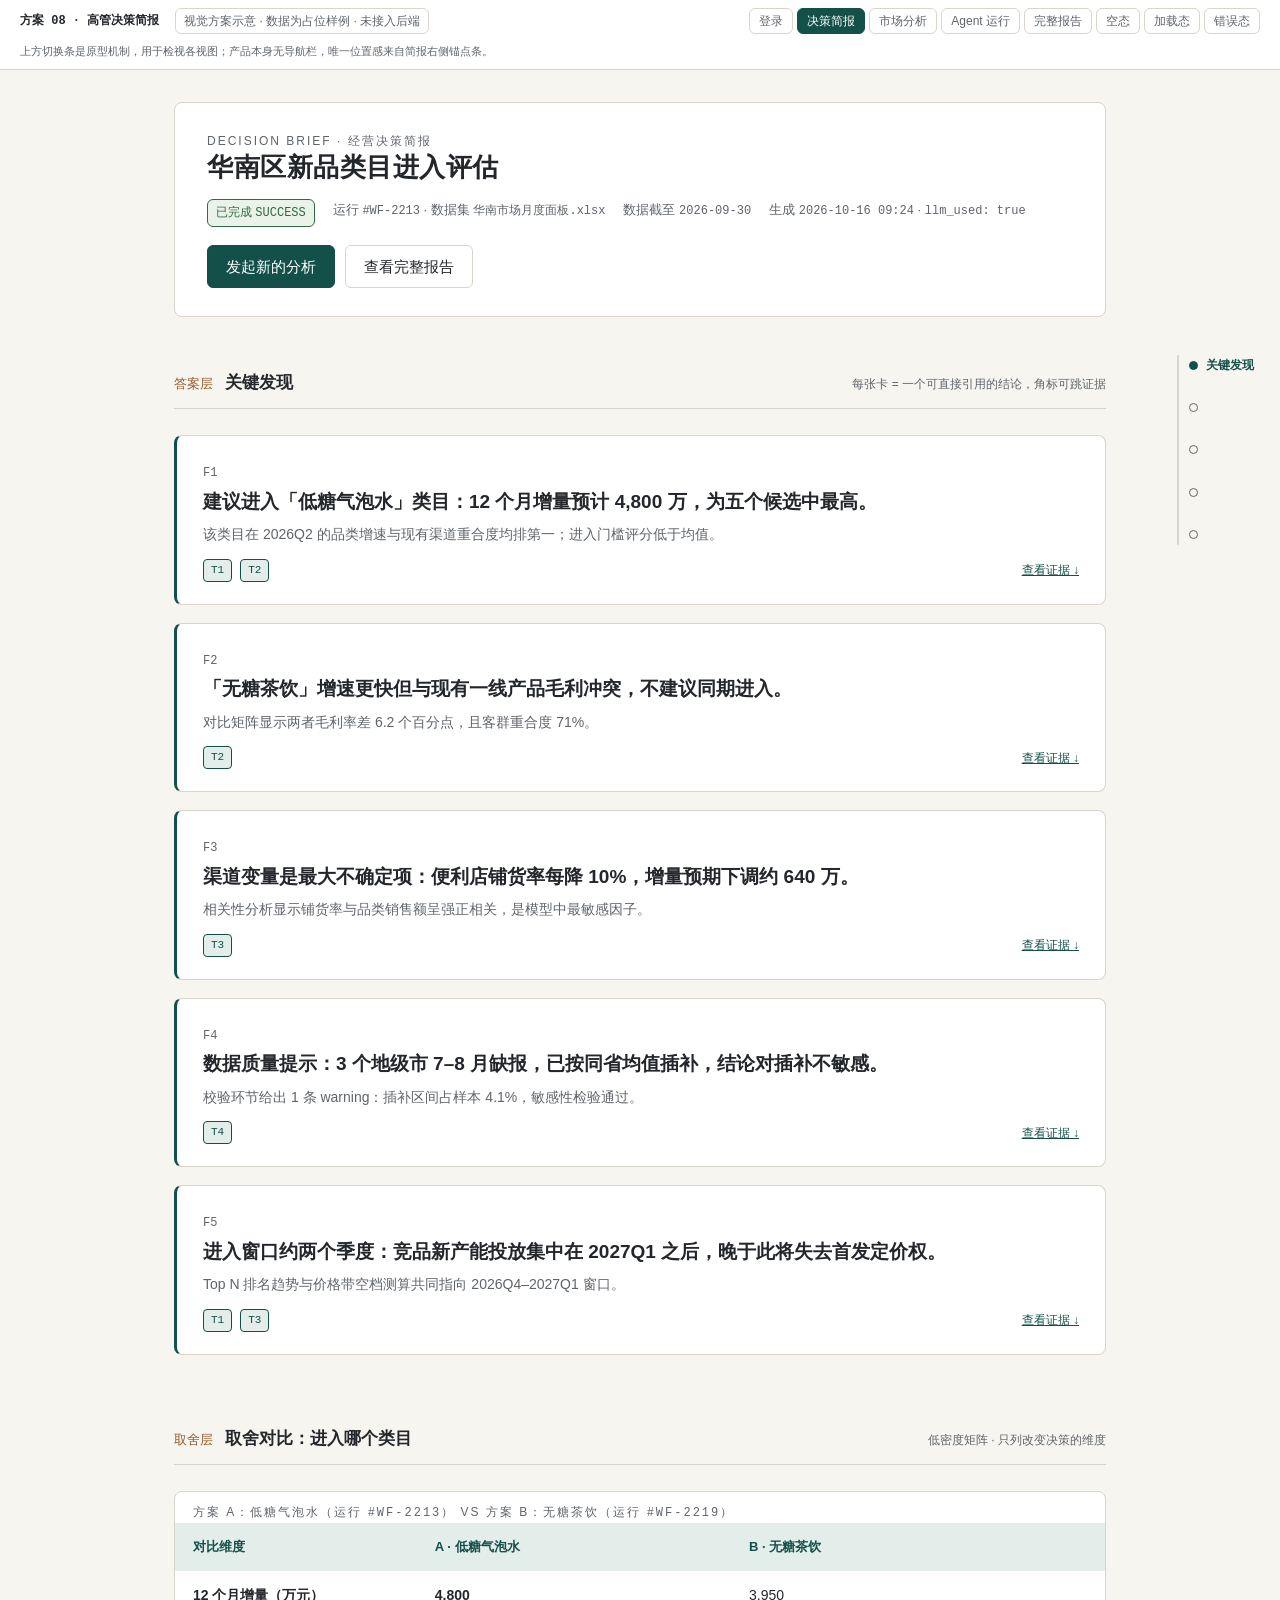
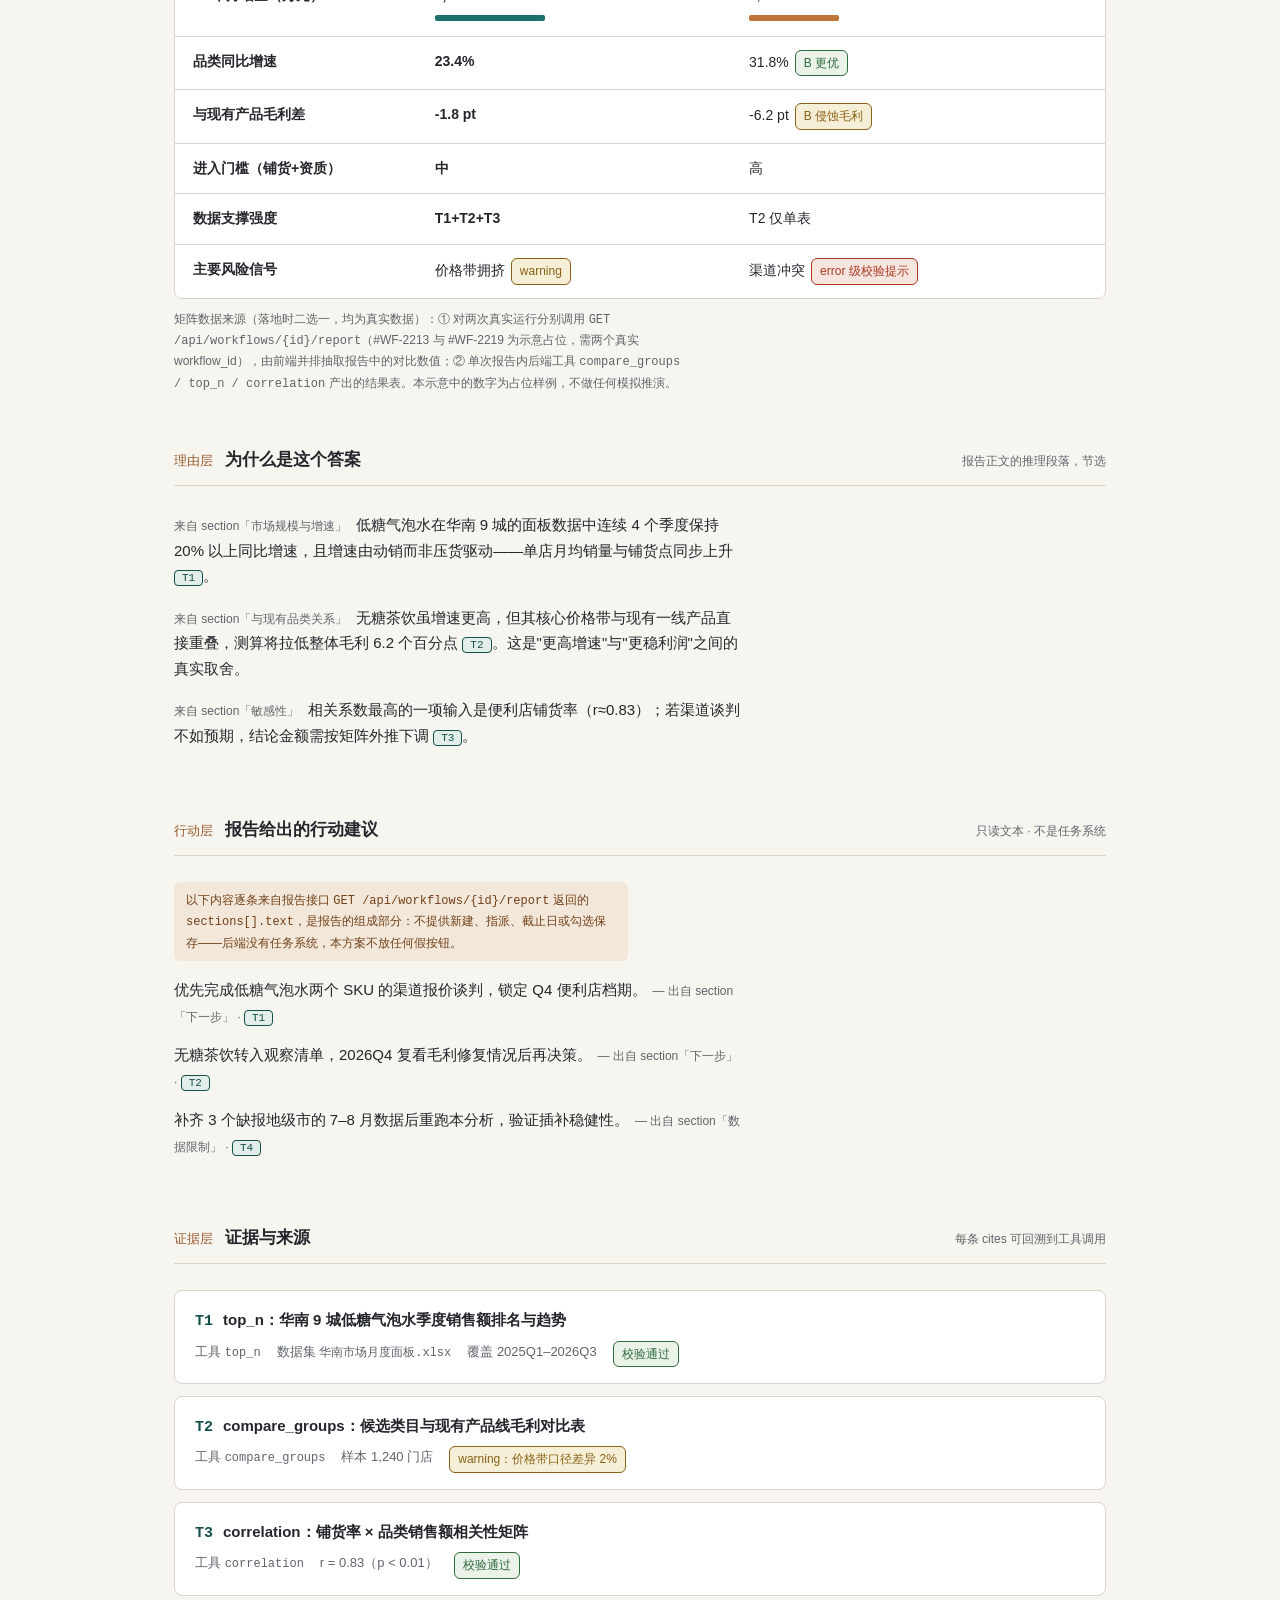
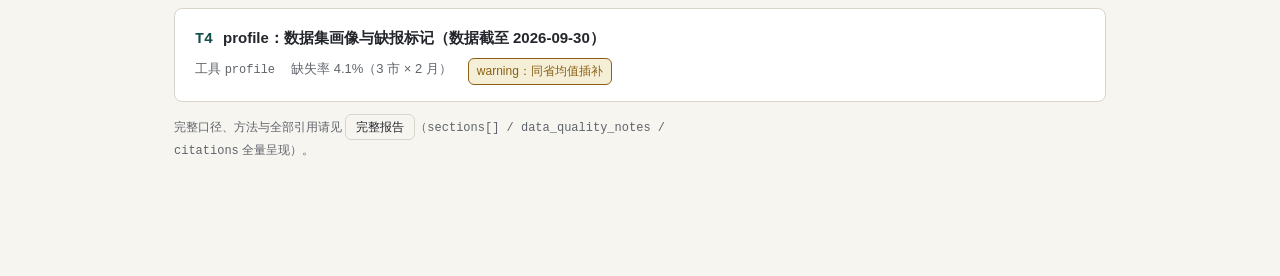
<file: design-options/option-08/index.html>
<!DOCTYPE html>
<html lang="zh-CN">
<head>
<meta charset="UTF-8">
<meta name="viewport" content="width=device-width, initial-scale=1">
<title>方案 08 · 高管决策简报 — 视觉方案示意</title>
<style>
/* 设计底座（方案 08 · Decision Room）
   立场：先给答案，再给理由，最后给证据——DOM 顺序即阅读顺序，无导航栏，
   单页纵向滚动，右侧锚点条是唯一的"位置感"来源（IntersectionObserver + scroll 监听）。
   密度低：一屏一张主卡，卡与卡之间留白 > 分隔线。
   层级靠排版建立：编号字重、结论字号、正文行长 68ch，不靠容器嵌套。
   数据主角：结论卡栈（s-findings）与取舍对比矩阵（s-tradeoff，来源为两次真实运行的报告并排）。
   亮纸色底 #F7F5F0 + 墨色 #23262B + 决策绿 #14504A / 取舍铜 #9A5B2C；
   状态色与图表色分族（见 :root 注释），圆角 ≤8px，无玻璃拟态、无渐变大字。
   顶部细条为原型机制（声明 + 视图切换），不属于产品界面本身。 */
:root{
  --paper:#F7F5F0; --surface:#FFFFFF; --ink:#23262B; --muted:#5F646B; --line:#DAD5CB;
  --green:#14504A; --green-soft:#E3EDEA; --copper:#9A5B2C; --copper-ink:#714018; --copper-soft:#F3E7DA;
  --st-success:#2E6B3E; --st-warning:#8A6114; --st-error:#A8391F; --st-pending:#61666D; --st-info:#4A6B8A;
  --chart-1:#1F6F6A; --chart-2:#C0763A; --chart-3:#4E6E8E;
  --mono:ui-monospace,"Cascadia Mono",Consolas,monospace;
}
*{box-sizing:border-box;margin:0;padding:0}
html{scroll-behavior:smooth}
body{background:var(--paper);color:var(--ink);font-family:-apple-system,"Segoe UI","Microsoft YaHei","PingFang SC",sans-serif;font-size:15px;line-height:1.7}
:focus-visible{outline:2px solid var(--green);outline-offset:2px}
button{font:inherit;cursor:pointer}
a{color:var(--green)}
/* 顶部原型条：声明 + 视图切换；明确标注非产品导航 */
.demo-bar{position:sticky;top:0;z-index:50;display:flex;flex-wrap:wrap;gap:8px 16px;align-items:center;
  background:var(--surface);border-bottom:1px solid var(--line);padding:8px 20px;font-size:12px}
.demo-bar .claim{color:var(--muted);border:1px solid var(--line);border-radius:6px;padding:2px 8px}
.demo-bar .switch{display:flex;flex-wrap:wrap;gap:4px;margin-left:auto}
.demo-bar .switch button{background:none;border:1px solid var(--line);border-radius:6px;padding:2px 9px;font-size:12px;color:var(--muted)}
.demo-bar .switch button[aria-current="true"]{background:var(--green);border-color:var(--green);color:#fff}
.demo-bar .note{width:100%;color:var(--muted);font-size:11px}
main{max-width:980px;margin:0 auto;padding:32px 24px 120px}
section.view[hidden]{display:none}
h1{font-size:26px;line-height:1.3;letter-spacing:.5px}
h2{font-size:17px}
.kicker{font-size:12px;color:var(--muted);letter-spacing:2px;text-transform:uppercase}
.chip{display:inline-block;font-size:12px;border-radius:6px;padding:2px 8px;border:1px solid var(--line);background:var(--surface)}
.chip.ok{color:var(--st-success);border-color:currentColor;background:#EAF2EA}
.chip.warn{color:var(--st-warning);border-color:currentColor;background:#F6EFD8}
.chip.err{color:var(--st-error);border-color:currentColor;background:#F6E4DE}
.chip.pend{color:var(--st-pending)}
.mono{font-family:var(--mono);font-size:12px}
/* —— 简报头版：无导航栏，标题区自带上下文出口 —— */
.brief-head{background:var(--surface);border:1px solid var(--line);border-radius:8px;padding:28px 32px;margin-bottom:8px}
.brief-head .meta{display:flex;flex-wrap:wrap;gap:8px 18px;margin-top:14px;font-size:13px;color:var(--muted)}
.brief-head .exits{display:flex;gap:10px;margin-top:18px}
.btn{border:1px solid var(--green);background:var(--green);color:#fff;border-radius:6px;padding:8px 18px}
.btn.ghost{background:none;color:var(--ink);border-color:var(--line)}
/* —— 右侧锚点进度条 —— */
.anchor-rail{position:fixed;right:26px;top:50%;transform:translateY(-50%);z-index:40;display:flex;gap:10px}
body:not([data-view="brief"]) .anchor-rail{display:none}
.rail-track{width:2px;background:var(--line);border-radius:1px;position:relative}
.rail-fill{position:absolute;left:0;top:0;width:2px;background:var(--green);border-radius:1px;height:0}
.rail-dots{display:flex;flex-direction:column;gap:22px}
.rail-dots a{display:flex;align-items:center;gap:8px;text-decoration:none;color:var(--muted);font-size:12px}
.rail-dots .dot{width:9px;height:9px;border-radius:50%;border:1.5px solid var(--muted);background:var(--paper);flex:none;transition:background .15s,border-color .15s}
.rail-dots a[aria-current="true"]{color:var(--green);font-weight:600}
.rail-dots a[aria-current="true"] .dot{background:var(--green);border-color:var(--green)}
.rail-dots .lbl{opacity:0;transform:translateX(4px);transition:opacity .15s,transform .15s;white-space:nowrap}
.rail-dots a:hover .lbl,.rail-dots a[aria-current="true"] .lbl{opacity:1;transform:none}
/* —— 滚动叙事分区 —— */
.brief-sec{padding:44px 0 8px}
.brief-sec>.sec-line{display:flex;align-items:baseline;gap:12px;border-bottom:1px solid var(--line);padding-bottom:10px;margin-bottom:26px}
.sec-no{font-family:var(--mono);color:var(--copper);font-size:13px}
.sec-hint{margin-left:auto;font-size:12px;color:var(--muted)}
/* 结论卡栈：低密度，一屏一张 */
.finding{background:var(--surface);border:1px solid var(--line);border-left:3px solid var(--green);border-radius:8px;padding:22px 26px;margin-bottom:18px}
.finding .f-no{font-family:var(--mono);font-size:12px;color:var(--muted)}
.finding .f-ans{font-size:19px;font-weight:700;line-height:1.45;margin:4px 0 8px}
.finding .f-why{color:var(--muted);font-size:14px;max-width:68ch}
.finding .f-foot{display:flex;flex-wrap:wrap;gap:8px;align-items:center;margin-top:12px}
.cite{font-family:var(--mono);font-size:11px;border:1px solid var(--green);color:var(--green);background:var(--green-soft);border-radius:4px;padding:1px 7px;text-decoration:none}
.cite:hover{background:var(--green);color:#fff}
.f-link{font-size:12px;margin-left:auto}
/* 取舍对比矩阵 */
.matrix{background:var(--surface);border:1px solid var(--line);border-radius:8px;overflow:hidden}
.matrix table{width:100%;border-collapse:collapse;font-size:14px}
.matrix th,.matrix td{padding:13px 18px;text-align:left;border-bottom:1px solid var(--line);vertical-align:top}
.matrix thead th{background:var(--green-soft);color:var(--green);font-size:13px}
.matrix tbody th{font-weight:600;width:26%}
.matrix tr:last-child td,.matrix tr:last-child th{border-bottom:none}
.matrix .lead{font-weight:700}
.bar{display:block;margin-top:5px}
.matrix-note{font-size:12px;color:var(--muted);margin-top:10px;max-width:76ch}
/* 理由与行动项：纯文本排版，不加容器 */
.prose{max-width:68ch;font-size:15px}
.prose p{margin-bottom:16px}
.prose .sec-tag{font-size:12px;color:var(--muted)}
.actions-notice{font-size:12px;color:var(--copper-ink);background:var(--copper-soft);border-radius:6px;padding:8px 12px;margin-bottom:16px;max-width:68ch}
.actions li{list-style:none;margin-bottom:14px;max-width:68ch}
.actions .src{font-size:12px;color:var(--muted);margin-left:6px}
/* 证据区 */
.evidence-item{background:var(--surface);border:1px solid var(--line);border-radius:8px;padding:16px 20px;margin-bottom:12px;scroll-margin-top:90px}
.evidence-item .ev-id{font-family:var(--mono);font-weight:700;color:var(--green);margin-right:10px}
.evidence-item .ev-row{font-size:13px;color:var(--muted);margin-top:6px;display:flex;flex-wrap:wrap;gap:6px 16px}
.evidence-item.flash{border-color:var(--green);background:var(--green-soft)}
/* —— 登录 —— */
.login-wrap{max-width:420px;margin:40px auto}
.login-card{background:var(--surface);border:1px solid var(--line);border-radius:8px;padding:32px}
.mode-chips{display:flex;flex-wrap:wrap;gap:6px;margin-bottom:20px}
.mode-chips button{font-size:12px;border:1px solid var(--line);border-radius:6px;background:none;padding:3px 10px;color:var(--muted)}
.mode-chips button[aria-pressed="true"]{border-color:var(--green);color:var(--green);background:var(--green-soft)}
label{display:block;font-size:13px;margin:14px 0 4px;color:var(--muted)}
input,textarea,select{width:100%;font:inherit;padding:9px 12px;border:1px solid var(--line);border-radius:6px;background:var(--surface);color:var(--ink)}
textarea{resize:vertical}
input:focus,textarea:focus,select:focus{border-color:var(--green);outline:2px solid var(--green);outline-offset:1px}
.form-alert{border-radius:6px;padding:10px 14px;font-size:13px;margin-top:16px;display:none}
.form-alert.show{display:block}
.form-alert.a401{background:#F6E4DE;border:1px solid var(--st-error);color:var(--st-error)}
.form-alert.a429{background:#F6EFD8;border:1px solid var(--st-warning);color:var(--st-warning)}
.form-alert.aBoot{background:var(--green-soft);border:1px solid var(--green);color:var(--green)}
.login-flow{font-size:12px;color:var(--muted);margin-top:18px;max-width:52ch}
/* —— 市场分析 —— */
.step-block{background:var(--surface);border:1px solid var(--line);border-radius:8px;padding:22px 26px;margin-bottom:18px}
.step-block .st-no{font-family:var(--mono);font-size:12px;color:var(--copper)}
.ds-list{display:flex;flex-direction:column;gap:8px;margin-top:12px}
.ds-item{display:flex;gap:14px;align-items:center;border:1px solid var(--line);border-radius:6px;padding:10px 14px;font-size:13px;background:none;text-align:left;width:100%}
.ds-item[aria-pressed="true"]{border-color:var(--green);background:var(--green-soft)}
.ds-item .ds-meta{margin-left:auto;color:var(--muted);font-family:var(--mono);font-size:12px}
.char-count{font-size:12px;color:var(--muted);text-align:right;margin-top:4px}
.row2{display:flex;gap:16px;align-items:end;flex-wrap:wrap}
output{font-family:var(--mono)}
.accepted{border-left:3px solid var(--st-success);background:#EAF2EA;border-radius:6px;padding:12px 16px;font-size:13px;margin-top:14px;display:none}
.accepted.show{display:block}
/* —— Agent 运行：阶梯式 step_index/total_steps —— */
.ladder{display:flex;gap:4px;margin:16px 0 6px}
.ladder .rung{flex:1;height:8px;border-radius:3px;background:var(--line);transition:background .16s ease,opacity .16s ease}
.ladder .rung.done{background:var(--green)}
.ladder .rung.now{background:var(--copper)}
.run-meta{font-size:13px;color:var(--muted)}
.task-table{width:100%;border-collapse:collapse;font-size:13px;margin-top:14px}
.task-table th,.task-table td{border-bottom:1px solid var(--line);padding:9px 12px;text-align:left}
.task-table th{color:var(--muted);font-weight:600;font-size:12px}
.st-ok{color:var(--st-success)}.st-warn{color:var(--st-warning)}.st-err{color:var(--st-error)}.st-pend{color:var(--st-pending)}.st-info{color:var(--st-info)}
.poll-note{font-size:12px;color:var(--muted);margin-top:14px}
/* —— 完整报告 —— */
.report-doc{background:var(--surface);border:1px solid var(--line);border-radius:8px;padding:34px 38px}
.report-doc h3{font-size:15px;margin:22px 0 8px}
.report-doc p{max-width:68ch;font-size:14px;margin-bottom:10px}
.report-meta{font-size:12px;color:var(--muted);border-top:1px solid var(--line);margin-top:24px;padding-top:12px;display:flex;flex-wrap:wrap;gap:6px 18px}
.dq-note{background:var(--copper-soft);border-radius:6px;padding:10px 14px;font-size:13px;color:var(--copper-ink);margin-top:12px}
/* —— 三态 —— */
.state-grid{display:grid;grid-template-columns:repeat(auto-fit,minmax(280px,1fr));gap:18px}
.state-card{background:var(--surface);border:1px solid var(--line);border-radius:8px;padding:26px}
.state-card .cause{font-size:12px;font-family:var(--mono);color:var(--copper)}
.state-card h2{margin:6px 0 8px}
.state-card p{font-size:13px;color:var(--muted);max-width:40ch}
.skeleton{border-radius:8px;background:var(--surface);position:relative;overflow:hidden}
.sk-line{height:14px;background:var(--line);border-radius:4px;margin:10px 0;opacity:.55;animation:pulse 1.2s ease-in-out infinite alternate}
@keyframes pulse{to{opacity:.2}}
.err-item{border:1px solid var(--line);border-left:3px solid var(--st-error);border-radius:8px;padding:18px 22px;margin-bottom:14px}
.err-item .code{font-family:var(--mono);color:var(--st-error);font-size:12px}
@media (max-width:1200px){body[data-view="brief"] .anchor-rail{right:10px}}
@media (max-width:900px){.rail-dots .lbl{display:none}body[data-view="brief"] .anchor-rail{display:flex;right:6px}main{padding:20px 34px 80px 14px}.brief-head{padding:20px}.report-doc{padding:22px}}
@media (max-width:768px){h1{font-size:21px}.finding .f-ans{font-size:17px}.matrix th,.matrix td{padding:10px 12px;font-size:13px}.ds-item .ds-meta{width:100%;margin-left:0}}
@media (prefers-reduced-motion:reduce){html{scroll-behavior:auto}.sk-line{animation:none}.ladder .rung{transition:none}}
</style>
</head>
<body data-view="brief">

<header class="demo-bar">
  <strong class="mono">方案 08 · 高管决策简报</strong>
  <span class="claim">视觉方案示意 · 数据为占位样例 · 未接入后端</span>
  <nav class="switch" aria-label="原型视图切换">
    <button data-goto="login">登录</button>
    <button data-goto="brief" aria-current="true">决策简报</button>
    <button data-goto="analysis">市场分析</button>
    <button data-goto="run">Agent 运行</button>
    <button data-goto="report">完整报告</button>
    <button data-goto="empty">空态</button>
    <button data-goto="loading">加载态</button>
    <button data-goto="error">错误态</button>
  </nav>
  <span class="note">上方切换条是原型机制，用于检视各视图；产品本身无导航栏，唯一位置感来自简报右侧锚点条。</span>
</header>

<main>

<!-- ══════════ 视图 1：登录 ══════════ -->
<section class="view" id="view-login" hidden>
  <div class="login-wrap">
    <p class="kicker">AI MARKET INTELLIGENCE STUDIO</p>
    <h1 style="margin:6px 0 18px">登录</h1>
    <div class="mode-chips" role="group" aria-label="登录页状态示例">
      <button data-login="normal" aria-pressed="true">常规</button>
      <button data-login="bootstrap" aria-pressed="false">首次部署 needs_bootstrap</button>
      <button data-login="e401" aria-pressed="false">401 凭证错误</button>
      <button data-login="e429" aria-pressed="false">429 限流</button>
    </div>
    <div class="login-card">
      <div class="form-alert aBoot" id="alert-bootstrap">检测到首次部署（<span class="mono">needs_bootstrap</span>）：请先创建管理员账号，将通过 <span class="mono">POST /auth/bootstrap</span> 建立第一个账户。</div>
      <div>
        <label for="lg-user">账号</label>
        <input id="lg-user" type="text" autocomplete="username" placeholder="分析师账号">
        <label for="lg-pass">密码</label>
        <input id="lg-pass" type="password" autocomplete="current-password" placeholder="••••••••">
      </div>
      <div id="bootstrap-extra" hidden>
        <label for="lg-pass2">确认密码</label>
        <input id="lg-pass2" type="password" autocomplete="new-password">
      </div>
      <div class="form-alert a401" id="alert-401">账号或密码不正确。若多次失败，请稍后再试。</div>
      <div class="form-alert a429" id="alert-429">尝试过于频繁，请稍后再试。<span class="mono">429 · Retry-After: 30s</span></div>
      <button class="btn" id="lg-submit" style="width:100%;margin-top:18px">进入决策简报</button>
      <p class="login-flow">本方案无导航栏：登录成功即落地"决策简报"首页（产品默认视图）。登录页与简报共享同一条顶部出口——失败时不提供任何其他入口，成功后由页面跳转自然进入产品。<span class="mono">HttpOnly mis_session · 会话 8h</span></p>
    </div>
  </div>
</section>

<!-- ══════════ 视图 2：决策简报（单页滚动叙事） ══════════ -->
<section class="view" id="view-brief">
  <div class="brief-head">
    <p class="kicker">DECISION BRIEF · 经营决策简报</p>
    <h1 id="brief-title">华南区新品类目进入评估</h1>
    <div class="meta">
      <span class="chip ok">已完成 <span class="mono" title="SUCCESS">SUCCESS</span></span>
      <span>运行 <span class="mono">#WF-2213</span> · 数据集 <span class="mono">华南市场月度面板.xlsx</span></span>
      <span>数据截至 <span class="mono">2026-09-30</span></span>
      <span>生成 <span class="mono">2026-10-16 09:24</span> · <span class="mono">llm_used: true</span></span>
    </div>
    <div class="exits">
      <button class="btn" data-goto="analysis">发起新的分析</button>
      <button class="btn ghost" data-goto="report">查看完整报告</button>
    </div>
  </div>

  <nav class="anchor-rail" aria-label="简报章节进度">
    <div class="rail-track"><div class="rail-fill" id="rail-fill"></div></div>
    <div class="rail-dots">
      <a href="#s-findings" data-rail="s-findings"><span class="dot"></span><span class="lbl">关键发现</span></a>
      <a href="#s-tradeoff" data-rail="s-tradeoff"><span class="dot"></span><span class="lbl">取舍对比</span></a>
      <a href="#s-rationale" data-rail="s-rationale"><span class="dot"></span><span class="lbl">理由</span></a>
      <a href="#s-actions" data-rail="s-actions"><span class="dot"></span><span class="lbl">行动项</span></a>
      <a href="#s-evidence" data-rail="s-evidence"><span class="dot"></span><span class="lbl">证据</span></a>
    </div>
  </nav>

  <article>
    <!-- 第一层：答案 -->
    <div class="brief-sec" id="s-findings">
      <div class="sec-line"><span class="sec-no">答案层</span><h2>关键发现</h2><span class="sec-hint">每张卡 = 一个可直接引用的结论，角标可跳证据</span></div>

      <div class="finding">
        <span class="f-no">F1</span>
        <p class="f-ans">建议进入「低糖气泡水」类目：12 个月增量预计 4,800 万，为五个候选中最高。</p>
        <p class="f-why">该类目在 2026Q2 的品类增速与现有渠道重合度均排第一；进入门槛评分低于均值。</p>
        <div class="f-foot">
          <a class="cite" href="#ev-t1" data-cite="#ev-t1">T1</a>
          <a class="cite" href="#ev-t2" data-cite="#ev-t2">T2</a>
          <a class="f-link" href="#ev-t1">查看证据 ↓</a>
        </div>
      </div>

      <div class="finding">
        <span class="f-no">F2</span>
        <p class="f-ans">「无糖茶饮」增速更快但与现有一线产品毛利冲突，不建议同期进入。</p>
        <p class="f-why">对比矩阵显示两者毛利率差 6.2 个百分点，且客群重合度 71%。</p>
        <div class="f-foot">
          <a class="cite" href="#ev-t2" data-cite="#ev-t2">T2</a>
          <a class="f-link" href="#ev-t2">查看证据 ↓</a>
        </div>
      </div>

      <div class="finding">
        <span class="f-no">F3</span>
        <p class="f-ans">渠道变量是最大不确定项：便利店铺货率每降 10%，增量预期下调约 640 万。</p>
        <p class="f-why">相关性分析显示铺货率与品类销售额呈强正相关，是模型中最敏感因子。</p>
        <div class="f-foot">
          <a class="cite" href="#ev-t3" data-cite="#ev-t3">T3</a>
          <a class="f-link" href="#ev-t3">查看证据 ↓</a>
        </div>
      </div>

      <div class="finding">
        <span class="f-no">F4</span>
        <p class="f-ans">数据质量提示：3 个地级市 7–8 月缺报，已按同省均值插补，结论对插补不敏感。</p>
        <p class="f-why">校验环节给出 1 条 warning：插补区间占样本 4.1%，敏感性检验通过。</p>
        <div class="f-foot">
          <a class="cite" href="#ev-t4" data-cite="#ev-t4">T4</a>
          <a class="f-link" href="#ev-t4">查看证据 ↓</a>
        </div>
      </div>

      <div class="finding">
        <span class="f-no">F5</span>
        <p class="f-ans">进入窗口约两个季度：竞品新产能投放集中在 2027Q1 之后，晚于此将失去首发定价权。</p>
        <p class="f-why">Top N 排名趋势与价格带空档测算共同指向 2026Q4–2027Q1 窗口。</p>
        <div class="f-foot">
          <a class="cite" href="#ev-t1" data-cite="#ev-t1">T1</a>
          <a class="cite" href="#ev-t3" data-cite="#ev-t3">T3</a>
          <a class="f-link" href="#ev-t1">查看证据 ↓</a>
        </div>
      </div>
    </div>

    <!-- 第二层：取舍 -->
    <div class="brief-sec" id="s-tradeoff">
      <div class="sec-line"><span class="sec-no">取舍层</span><h2>取舍对比：进入哪个类目</h2><span class="sec-hint">低密度矩阵 · 只列改变决策的维度</span></div>
      <div class="matrix">
        <table>
          <caption class="kicker" style="text-align:left;padding:10px 18px 0">方案 A：低糖气泡水（运行 <span class="mono">#WF-2213</span>） vs 方案 B：无糖茶饮（运行 <span class="mono">#WF-2219</span>）</caption>
          <thead>
            <tr><th scope="col">对比维度</th><th scope="col">A · 低糖气泡水</th><th scope="col">B · 无糖茶饮</th></tr>
          </thead>
          <tbody>
            <tr><th scope="row">12 个月增量（万元）</th>
              <td class="lead">4,800<svg class="bar" width="120" height="10" role="img" aria-label="A 增量条形"><rect x="0" y="2" width="110" height="6" fill="var(--chart-1)" rx="2"></rect></svg></td>
              <td>3,950<svg class="bar" width="120" height="10" role="img" aria-label="B 增量条形"><rect x="0" y="2" width="90" height="6" fill="var(--chart-2)" rx="2"></rect></svg></td></tr>
            <tr><th scope="row">品类同比增速</th><td class="lead">23.4%</td><td>31.8%<span class="chip ok" style="margin-left:6px">B 更优</span></td></tr>
            <tr><th scope="row">与现有产品毛利差</th><td class="lead">-1.8 pt</td><td>-6.2 pt<span class="chip warn" style="margin-left:6px">B 侵蚀毛利</span></td></tr>
            <tr><th scope="row">进入门槛（铺货+资质）</th><td class="lead">中</td><td>高</td></tr>
            <tr><th scope="row">数据支撑强度</th><td class="lead">T1+T2+T3</td><td>T2 仅单表</td></tr>
            <tr><th scope="row">主要风险信号</th><td>价格带拥挤<span class="chip warn" style="margin-left:6px">warning</span></td><td>渠道冲突<span class="chip err" style="margin-left:6px">error 级校验提示</span></td></tr>
          </tbody>
        </table>
      </div>
      <p class="matrix-note">矩阵数据来源（落地时二选一，均为真实数据）：① 对两次真实运行分别调用 <span class="mono">GET /api/workflows/{id}/report</span>（#WF-2213 与 #WF-2219 为示意占位，需两个真实 workflow_id），由前端并排抽取报告中的对比数值；② 单次报告内后端工具 <span class="mono">compare_groups / top_n / correlation</span> 产出的结果表。本示意中的数字为占位样例，不做任何模拟推演。</p>
    </div>

    <!-- 第三层：理由 -->
    <div class="brief-sec" id="s-rationale">
      <div class="sec-line"><span class="sec-no">理由层</span><h2>为什么是这个答案</h2><span class="sec-hint">报告正文的推理段落，节选</span></div>
      <div class="prose">
        <p><span class="sec-tag">来自 section「市场规模与增速」</span>&nbsp; 低糖气泡水在华南 9 城的面板数据中连续 4 个季度保持 20% 以上同比增速，且增速由动销而非压货驱动——单店月均销量与铺货点同步上升 <a class="cite" href="#ev-t1" data-cite="#ev-t1">T1</a>。</p>
        <p><span class="sec-tag">来自 section「与现有品类关系」</span>&nbsp; 无糖茶饮虽增速更高，但其核心价格带与现有一线产品直接重叠，测算将拉低整体毛利 6.2 个百分点 <a class="cite" href="#ev-t2" data-cite="#ev-t2">T2</a>。这是"更高增速"与"更稳利润"之间的真实取舍。</p>
        <p><span class="sec-tag">来自 section「敏感性」</span>&nbsp; 相关系数最高的一项输入是便利店铺货率（r≈0.83）；若渠道谈判不如预期，结论金额需按矩阵外推下调 <a class="cite" href="#ev-t3" data-cite="#ev-t3">T3</a>。</p>
      </div>
    </div>

    <!-- 第四层：行动项（报告文本，非任务系统） -->
    <div class="brief-sec" id="s-actions">
      <div class="sec-line"><span class="sec-no">行动层</span><h2>报告给出的行动建议</h2><span class="sec-hint">只读文本 · 不是任务系统</span></div>
      <p class="actions-notice">以下内容逐条来自报告接口 <span class="mono">GET /api/workflows/{id}/report</span> 返回的 <span class="mono">sections[].text</span>，是报告的组成部分：不提供新建、指派、截止日或勾选保存——后端没有任务系统，本方案不放任何假按钮。</p>
      <ul class="actions prose">
        <li>优先完成低糖气泡水两个 SKU 的渠道报价谈判，锁定 Q4 便利店档期。<span class="src">— 出自 section「下一步」 · <a class="cite" href="#ev-t1" data-cite="#ev-t1">T1</a></span></li>
        <li>无糖茶饮转入观察清单，2026Q4 复看毛利修复情况后再决策。<span class="src">— 出自 section「下一步」 · <a class="cite" href="#ev-t2" data-cite="#ev-t2">T2</a></span></li>
        <li>补齐 3 个缺报地级市的 7–8 月数据后重跑本分析，验证插补稳健性。<span class="src">— 出自 section「数据限制」 · <a class="cite" href="#ev-t4" data-cite="#ev-t4">T4</a></span></li>
      </ul>
    </div>

    <!-- 第五层：证据 -->
    <div class="brief-sec" id="s-evidence">
      <div class="sec-line"><span class="sec-no">证据层</span><h2>证据与来源</h2><span class="sec-hint">每条 cites 可回溯到工具调用</span></div>
      <div class="evidence-item" id="ev-t1">
        <span class="ev-id">T1</span><strong>top_n：华南 9 城低糖气泡水季度销售额排名与趋势</strong>
        <div class="ev-row"><span>工具 <span class="mono">top_n</span></span><span>数据集 <span class="mono">华南市场月度面板.xlsx</span></span><span>覆盖 2025Q1–2026Q3</span><span class="chip ok">校验通过</span></div>
      </div>
      <div class="evidence-item" id="ev-t2">
        <span class="ev-id">T2</span><strong>compare_groups：候选类目与现有产品线毛利对比表</strong>
        <div class="ev-row"><span>工具 <span class="mono">compare_groups</span></span><span>样本 1,240 门店</span><span class="chip warn">warning：价格带口径差异 2%</span></div>
      </div>
      <div class="evidence-item" id="ev-t3">
        <span class="ev-id">T3</span><strong>correlation：铺货率 × 品类销售额相关性矩阵</strong>
        <div class="ev-row"><span>工具 <span class="mono">correlation</span></span><span>r = 0.83（p &lt; 0.01）</span><span class="chip ok">校验通过</span></div>
      </div>
      <div class="evidence-item" id="ev-t4">
        <span class="ev-id">T4</span><strong>profile：数据集画像与缺报标记（数据截至 2026-09-30）</strong>
        <div class="ev-row"><span>工具 <span class="mono">profile</span></span><span>缺失率 4.1%（3 市 × 2 月）</span><span class="chip warn">warning：同省均值插补</span></div>
      </div>
      <p class="matrix-note">完整口径、方法与全部引用请见 <button class="ghost btn" style="padding:2px 10px;font-size:12px" data-goto="report">完整报告</button>（<span class="mono">sections[] / data_quality_notes / citations</span> 全量呈现）。</p>
    </div>
  </article>
</section>

<!-- ══════════ 视图 3：市场分析 ══════════ -->
<section class="view" id="view-analysis" hidden>
  <p class="kicker">MARKET ANALYSIS</p>
  <h1 style="margin:6px 0 22px">发起一次分析</h1>
  <div class="step-block">
    <span class="st-no">步骤 1</span><h2 style="margin:4px 0 2px">选择数据集 <span class="mono" style="color:var(--muted);font-weight:400">GET /api/datasets</span></h2>
    <div class="ds-list" role="group" aria-label="数据集选择">
      <button class="ds-item" data-ds aria-pressed="true"><strong>华南市场月度面板.xlsx</strong><span class="ds-meta">48 列 · 126,400 行 · 2026-10-02</span></button>
      <button class="ds-item" data-ds aria-pressed="false"><strong>全国渠道价格监测.csv</strong><span class="ds-meta">21 列 · 58,203 行 · 2026-09-27</span></button>
      <button class="ds-item" data-ds aria-pressed="false"><strong>竞品动销周表.csv</strong><span class="ds-meta">14 列 · 9,880 行 · 2026-09-15</span></button>
    </div>
  </div>
  <div class="step-block">
    <span class="st-no">步骤 2</span><h2 style="margin:4px 0 2px">提出分析需求</h2>
    <label for="an-q">问题（2–500 字）</label>
    <textarea id="an-q" rows="4" maxlength="500" placeholder="例如：评估低糖气泡水、无糖茶饮两个候选类目未来 12 个月的进入价值与毛利影响。">评估低糖气泡水、无糖茶饮两个候选类目未来 12 个月的进入价值与毛利影响，并给出取舍建议。</textarea>
    <p class="char-count"><span id="an-count">0</span> / 500 · 最少 2 字</p>
  </div>
  <div class="step-block">
    <div class="row2">
      <div style="flex:1;min-width:220px">
        <span class="st-no">步骤 3</span><h2 style="margin:4px 0 2px">执行预算</h2>
        <label for="an-steps">max_steps（1–8）：<output id="an-steps-out">5</output></label>
        <input id="an-steps" type="range" min="1" max="8" value="5">
      </div>
      <div>
        <button class="btn" id="an-submit">发起分析</button>
      </div>
    </div>
    <div class="accepted" id="an-accepted">
      <strong class="st-ok">202 已受理</strong> · <span class="mono">POST /api/analysis</span> 已返回运行编号 <span class="mono">#WF-2227</span>。前端每 <span class="mono">1000ms</span> 轮询 <span class="mono">GET /api/workflows/{id}</span>，仅获取状态与 <span class="mono">step_index/total_steps</span>。
      <div style="margin-top:8px"><button class="btn ghost" style="padding:4px 12px;font-size:13px" data-goto="run">查看运行进度 →</button></div>
    </div>
  </div>
</section>

<!-- ══════════ 视图 4：Agent 运行 ══════════ -->
<section class="view" id="view-run" hidden>
  <p class="kicker">AGENT RUN</p>
  <h1 style="margin:6px 0 10px">运行 <span class="mono">#WF-2227</span></h1>
  <p class="run-meta">状态：<span class="chip pend" id="run-status-chip">执行中 <span class="mono" title="EXECUTING">EXECUTING</span></span>
    &nbsp;已完成阶段 <strong><span id="run-step">3</span> / <span id="run-total">7</span></strong>，当前处于第 4 阶段（接口只暴露 <span class="mono">step_index / total_steps</span>，本视图按阶段阶梯呈现，不提供任何阶段级耗时或时间进度）</p>
  <div class="ladder" id="run-ladder" role="img" aria-label="阶段阶梯：已完成 3 共 7，当前执行中">
    <span class="rung done" title="PENDING"></span>
    <span class="rung done" title="PROFILING"></span>
    <span class="rung done" title="PLANNING"></span>
    <span class="rung now" title="EXECUTING"></span>
    <span class="rung" title="CHARTING"></span>
    <span class="rung" title="REPORTING"></span>
    <span class="rung" title="VALIDATING"></span>
  </div>
  <table class="task-table">
    <thead><tr><th scope="col">task_id</th><th scope="col">任务简报 description</th><th scope="col">状态</th></tr></thead>
    <tbody>
      <tr><td class="mono">t-01</td><td>画像数据集，标记缺失与重复</td><td><span class="st-ok">已完成 <span class="mono" title="SUCCESS">SUCCESS</span></span></td></tr>
      <tr><td class="mono">t-02</td><td>规划两类目对比路径</td><td><span class="st-ok">已完成 <span class="mono" title="SUCCESS">SUCCESS</span></span></td></tr>
      <tr><td class="mono">t-03</td><td>top_n：类目销售额排名与趋势</td><td><span class="st-ok">已完成 <span class="mono" title="SUCCESS">SUCCESS</span></span></td></tr>
      <tr><td class="mono">t-04</td><td>compare_groups：毛利影响测算</td><td><span class="st-ok">已完成 <span class="mono" title="SUCCESS">SUCCESS</span></span></td></tr>
      <tr><td class="mono">t-05</td><td>correlation：渠道敏感性</td><td><span class="st-info">执行中 <span class="mono" title="RUNNING">RUNNING</span></span></td></tr>
      <tr><td class="mono">t-06</td><td>图表渲染（bar/line）</td><td><span class="st-pend">等待中 <span class="mono" title="PENDING">PENDING</span></span></td></tr>
      <tr><td class="mono">t-07</td><td>饼图：价格带份额</td><td><span class="st-pend">已跳过 <span class="mono" title="SKIPPED">SKIPPED</span></span>（问题未涉及份额）</td></tr>
    </tbody>
  </table>
  <p class="poll-note">轮询节奏 <span class="mono">1000ms</span>（无推送/WebSocket，状态推进以 120–200ms 位移提示，不闪烁）。终态后报告经 <span class="mono">GET /api/workflows/{id}/report</span> 读取、图表经 <span class="mono">/charts/{filename}</span>（PNG）加载；无导出接口，本页不提供导出入口。</p>
  <div style="margin-top:16px"><button class="btn" data-goto="report">完成后查看简报 →</button></div>
</section>

<!-- ══════════ 视图 5：完整报告 ══════════ -->
<section class="view" id="view-report" hidden>
  <p class="kicker">FULL REPORT</p>
  <h1 style="margin:6px 0 18px">华南区新品类目进入评估</h1>
  <div class="report-doc">
    <h3>摘要 <span class="sec-no mono">summary</span></h3>
    <p>本报告基于华南 9 城 2025Q1–2026Q3 面板数据，对低糖气泡水与无糖茶饮两个候选类目进行进入价值评估。综合增量、毛利与渠道敏感性，建议进入低糖气泡水，无糖茶饮转入观察清单。<a class="cite" href="#ev-t1" data-cite="#ev-t1">T1</a><a class="cite" href="#ev-t2" data-cite="#ev-t2">T2</a></p>
    <h3>市场规模与增速 <span class="sec-no mono">sections[0]</span></h3>
    <p>低糖气泡水连续 4 个季度同比增速超过 20%，且动销与铺货同步上升，增长质量高。<a class="cite" href="#ev-t1" data-cite="#ev-t1">T1</a></p>
    <h3>与现有品类关系 <span class="sec-no mono">sections[1]</span></h3>
    <p>无糖茶饮核心价格带与现有一线产品重叠度 71%，测算拉低整体毛利 6.2 个百分点。<a class="cite" href="#ev-t2" data-cite="#ev-t2">T2</a></p>
    <h3>敏感性分析 <span class="sec-no mono">sections[2]</span></h3>
    <p>便利店铺货率与品类销售额相关系数 r=0.83（p&lt;0.01），为模型最敏感输入项。<a class="cite" href="#ev-t3" data-cite="#ev-t3">T3</a></p>
    <h3>图表</h3>
    <p class="prose" style="font-size:13px;color:var(--muted)">此处按 <span class="mono">GET /api/workflows/{id}/charts/{filename}</span> 加载 PNG：<span class="mono">chart-01-bar.png</span>（类目增量对比）、<span class="mono">chart-02-line.png</span>（增速趋势）。</p>
    <div class="dq-note"><strong>数据质量说明 <span class="mono">data_quality_notes</span></strong>：3 个地级市 2026-07/08 缺报（占样本 4.1%），已按同省均值插补；敏感性检验通过。<a class="cite" href="#ev-t4" data-cite="#ev-t4">T4</a></div>
    <h3>校验结果</h3>
    <p><span class="chip ok">info ×1：样本周期一致</span> <span class="chip warn">warning ×1：插补区间占比 4.1%</span> <span class="chip err">error ×0</span></p>
    <div class="report-meta">
      <span>citations：<span class="mono">T1 top_n · T2 compare_groups · T3 correlation · T4 profile</span></span>
      <span>数据截至 <span class="mono">2026-09-30</span></span>
      <span>generated_at <span class="mono">2026-10-16 09:24</span></span>
      <span><span class="mono">llm_used: true</span></span>
      <span>状态 <span class="mono" title="SUCCESS_WITH_WARNINGS">带警告完成</span></span>
    </div>
  </div>
  <div style="margin-top:16px"><button class="btn ghost" data-goto="brief">← 回到决策简报</button></div>
</section>

<!-- ══════════ 视图 6：空态（三种成因） ══════════ -->
<section class="view" id="view-empty" hidden>
  <p class="kicker">EMPTY STATES</p>
  <h1 style="margin:6px 0 22px">空态 · 按成因区分</h1>
  <div class="state-grid">
    <div class="state-card">
      <span class="cause">成因 1 · 还没有数据</span>
      <h2>暂无数据集</h2>
      <p>上传市场数据（CSV/Excel）即可发起第一次分析。<span class="mono">GET /api/datasets → 空列表</span></p>
      <div style="margin-top:12px"><button class="btn" data-goto="analysis">上传数据集，开始第一次分析</button></div>
    </div>
    <div class="state-card">
      <span class="cause">成因 2 · 筛选无结果</span>
      <h2>没有匹配「东南亚」的数据集</h2>
      <p>当前关键词 <span class="mono">q=东南亚</span> 未命中文件名。清空关键词即可恢复完整列表。</p>
      <div style="margin-top:12px"><button class="btn ghost" data-goto="loading" title="真实行为：置空 datasets 接口的 q 参数并重新拉取列表">清空筛选关键词，重新拉取列表</button></div>
    </div>
    <div class="state-card">
      <span class="cause">成因 3 · 读取失败</span>
      <h2>简报加载失败</h2>
      <p>无法读取最近一次运行的报告（网络或服务异常）。已生成的数据不会丢失，可重试。</p>
      <div style="margin-top:12px"><button class="btn ghost" data-goto="loading" title="真实行为：重新请求最近一次 workflow 的报告接口">重试加载</button></div>
    </div>
  </div>
</section>

<!-- ══════════ 视图 7：加载态 ══════════ -->
<section class="view" id="view-loading" hidden>
  <p class="kicker">LOADING</p>
  <h1 style="margin:6px 0 22px">加载态</h1>
  <div class="step-block">
    <h2>正在生成决策简报…</h2>
    <p class="run-meta" style="margin-top:8px">运行 <span class="mono">#WF-2227</span> · 已完成阶段 <span class="mono">2 / 7</span> · 轮询间隔 1000ms（非实时推送）</p>
    <div class="ladder" role="img" aria-label="加载阶梯：已完成 2 共 7">
      <span class="rung done" title="PENDING"></span><span class="rung done" title="PROFILING"></span><span class="rung now" title="PLANNING"></span><span class="rung" title="EXECUTING"></span><span class="rung" title="CHARTING"></span><span class="rung" title="REPORTING"></span><span class="rung" title="VALIDATING"></span>
    </div>
    <div class="sk-line" style="width:72%"></div>
    <div class="sk-line" style="width:88%"></div>
    <div class="sk-line" style="width:55%"></div>
    <p class="poll-note">骨架只用于"报告文本尚未返回"的等待期；结论卡到达后按答案→取舍→理由→行动→证据的顺序自顶向下展开，不做整版闪烁刷新。</p>
  </div>
</section>

<!-- ══════════ 视图 8：错误态 ══════════ -->
<section class="view" id="view-error" hidden>
  <p class="kicker">ERROR STATES</p>
  <h1 style="margin:6px 0 22px">错误态</h1>
  <div class="err-item"><span class="code">401 · 会话过期</span><p style="margin-top:6px">登录态已失效（会话默认 8h）。<button class="btn ghost" style="padding:3px 12px;font-size:13px;margin-left:8px" data-goto="login">重新登录</button></p></div>
  <div class="err-item"><span class="code">429 · 请求过频</span><p style="margin-top:6px">登录尝试过于频繁，<span class="mono">Retry-After: 30</span> 秒后恢复。按钮在此期间禁用。</p></div>
  <div class="err-item"><span class="code">FAILED · 运行失败</span><p style="margin-top:6px">运行 <span class="mono">#WF-2221</span> 状态 <span class="mono" title="FAILED">失败</span>：任务 <span class="mono">t-04</span> 出错「数据集缺少必需的毛利率列」。请补列后重新发起分析，不产生半成品简报。</p></div>
  <div class="err-item"><span class="code">VALIDATING · 校验未通过</span><p style="margin-top:6px">报告生成但校验发现 <span class="mono">error ×2</span>：结论卡降级显示，页面提示"改读完整报告"，本视图不提供"忽略校验强行发布"入口（后端无此能力）。</p></div>
</section>

</main>

<script>
(function(){
  "use strict";
  var views=["login","brief","analysis","run","report","empty","loading","error"];
  var current="brief";

  function showView(name){
    current=name;
    views.forEach(function(v){
      document.getElementById("view-"+v).hidden=(v!==name);
    });
    document.body.setAttribute("data-view",name);
    document.querySelectorAll(".switch button").forEach(function(b){
      b.setAttribute("aria-current",String(b.getAttribute("data-goto")===name));
    });
    /* 离开简报时锚点条隐藏；回到简报重置到顶部，保证首屏是答案层 */
    if(name==="brief"){window.scrollTo(0,0);}
    updateRail();
  }
  document.querySelectorAll("[data-goto]").forEach(function(el){
    el.addEventListener("click",function(){showView(el.getAttribute("data-goto"));});
  });

  /* —— 登录状态示例切换 —— */
  var loginModes={
    normal:{bootstrap:false,e401:false,e429:false,extra:false},
    bootstrap:{bootstrap:true,e401:false,e429:false,extra:true},
    e401:{bootstrap:false,e401:true,e429:false,extra:false},
    e429:{bootstrap:false,e401:false,e429:true,extra:false}
  };
  document.querySelectorAll("[data-login]").forEach(function(btn){
    btn.addEventListener("click",function(){
      var m=loginModes[btn.getAttribute("data-login")];
      document.getElementById("alert-bootstrap").classList.toggle("show",m.bootstrap);
      document.getElementById("bootstrap-extra").hidden=!m.extra;
      document.getElementById("alert-401").classList.toggle("show",m.e401);
      document.getElementById("alert-429").classList.toggle("show",m.e429);
      document.getElementById("lg-submit").textContent=m.bootstrap?"创建管理员并进入简报":"进入决策简报";
      document.querySelectorAll("[data-login]").forEach(function(b){
        b.setAttribute("aria-pressed",String(b===btn));
      });
    });
  });
  document.getElementById("lg-submit").addEventListener("click",function(){showView("brief");});

  /* —— 市场分析表单 —— */
  var q=document.getElementById("an-q"),count=document.getElementById("an-count");
  function syncCount(){count.textContent=String(q.value.length);}
  q.addEventListener("input",syncCount);syncCount();
  var steps=document.getElementById("an-steps"),stepsOut=document.getElementById("an-steps-out");
  steps.addEventListener("input",function(){stepsOut.textContent=steps.value;});
  document.querySelectorAll("[data-ds]").forEach(function(b){
    b.addEventListener("click",function(){
      document.querySelectorAll("[data-ds]").forEach(function(x){x.setAttribute("aria-pressed","false");});
      b.setAttribute("aria-pressed","true");
    });
  });
  document.getElementById("an-submit").addEventListener("click",function(){
    document.getElementById("an-accepted").classList.toggle("show",q.value.trim().length>=2);
  });

  /* —— 右侧锚点：IntersectionObserver 高亮 + scroll 监听进度填充 —— */
  var sections=Array.prototype.slice.call(
    document.querySelectorAll(".brief-sec"));
  var railLinks=Array.prototype.slice.call(document.querySelectorAll(".rail-dots a"));
  var railFill=document.getElementById("rail-fill");

  function setActive(id){
    railLinks.forEach(function(a){
      a.setAttribute("aria-current",String(a.getAttribute("data-rail")===id));
    });
  }
  function updateRail(){
    if(current!=="brief"){return;}
    var art=document.querySelector("#view-brief article");
    if(!art){return;}
    var total=art.scrollHeight-window.innerHeight;
    var p=Math.min(1,Math.max(0,(window.scrollY-art.offsetTop)/Math.max(total,1)));
    railFill.style.height=Math.round(p*100)+"%";
  }
  /* rootMargin 让"视口中部"决定当前章，避免顶部/底部边缘抖动 */
  var io=new IntersectionObserver(function(entries){
    if(current!=="brief"){return;}
    entries.forEach(function(en){
      if(en.isIntersecting){setActive(en.target.id);}
    });
  },{rootMargin:"-42% 0px -50% 0px",threshold:0});
  sections.forEach(function(s){io.observe(s);});
  window.addEventListener("scroll",updateRail,{passive:true});
  railLinks.forEach(function(a){
    a.addEventListener("click",function(e){
      e.preventDefault();
      if(current!=="brief"){showView("brief");}
      var t=document.getElementById(a.getAttribute("data-rail"));
      if(t){t.scrollIntoView({behavior:"smooth",block:"start"});setActive(t.id);}
    });
  });

  /* —— cites 角标：跳到证据并短闪高亮（可追溯性交互） —— */
  function jumpCite(sel){
    var t=document.querySelector(sel);
    if(!t){return;}
    if(current!=="brief"&&current!=="report"){showView("brief");}
    if(sel.indexOf("ev-t")===1){
      var brief=document.getElementById("view-brief");
      if(brief.hidden){
        /* 证据项只存在于简报 DOM；从报告视图点击时先回简报再滚动 */
        showView("brief");
      }
    }
    setTimeout(function(){
      t.scrollIntoView({behavior:"smooth",block:"center"});
      t.classList.add("flash");
      setTimeout(function(){t.classList.remove("flash");},1200);
    },current==="brief"?0:120);
  }
  document.querySelectorAll("[data-cite]").forEach(function(a){
    a.addEventListener("click",function(e){
      e.preventDefault();
      jumpCite(a.getAttribute("data-cite"));
    });
  });

  showView("brief");
})();
</script>
</body>
</html>
</file>
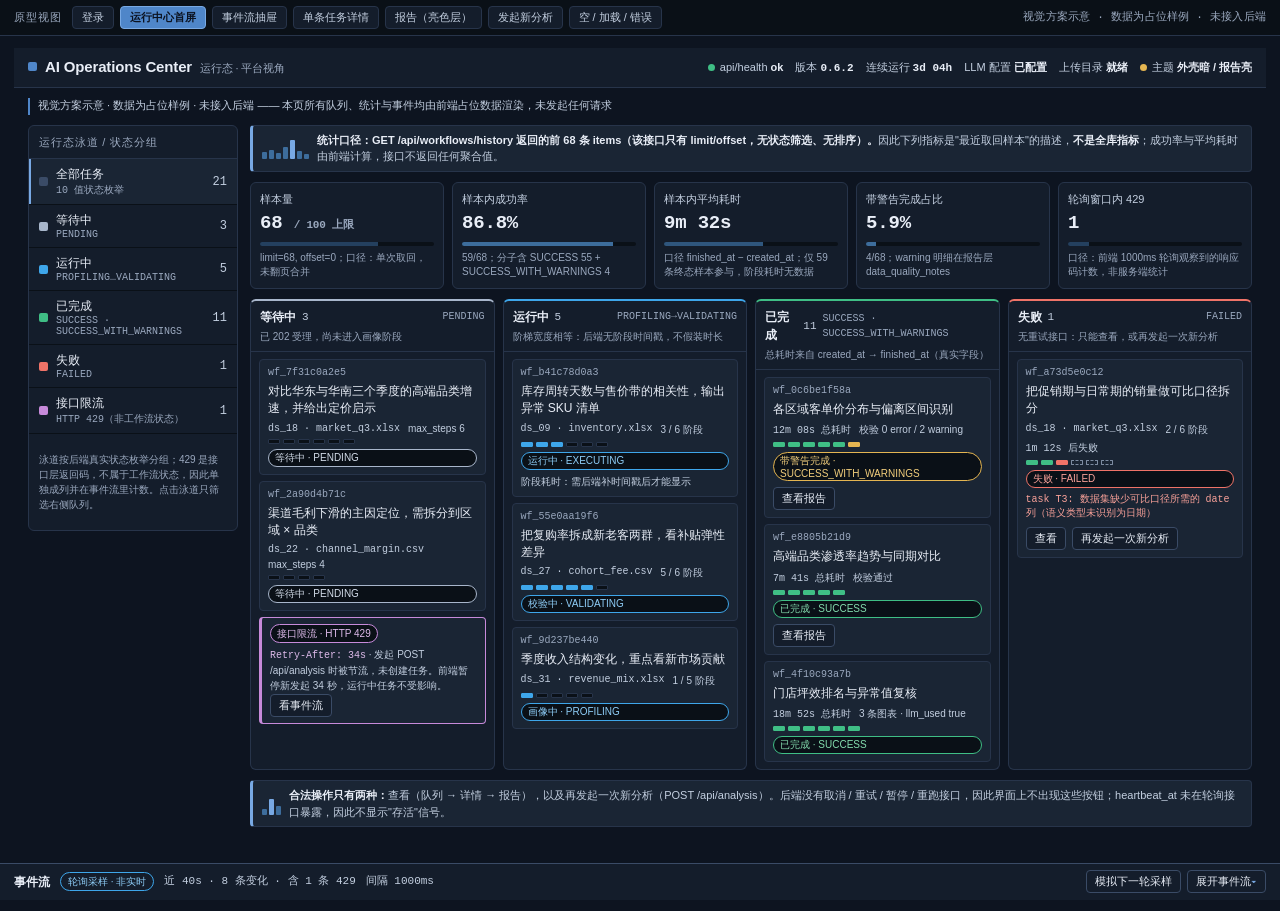
<file: design-options/option-09/index.html>
<!doctype html>
<html lang="zh-CN">
<head>
<meta charset="utf-8">
<meta name="viewport" content="width=device-width, initial-scale=1">
<title>方案 09 · 企业级 AI Operations Center（视觉方案示意）</title>
<style>
/* 设计底座 —— 方案 09 的坐标（对应 00 文件第 3 节行 09）
 * 立场：平台可信度来自"看得见它怎么跑"，所以外壳是运行态，不是文档。
 * 结构：左侧运行态泳道（按状态分组）+ 首屏队列四列 + 底部事件流抽屉；密度极高（基准 13px）。
 * 双主题 = 同屏分层，不是开关：外壳暗（--ops-*），报告层永远是亮纸（--paper/--ink）。
 * 硬约束落在视觉语法上：阶段块等宽（后端无阶段时间戳，等宽即"我不假装是时长"）；
 * 状态色（--st-*）只讲状态，统计条带用品牌单色顺序阶（--bar-*），报告图表用 --chart-*；
 * 三套色板互不借用，因为"红色=慢"这类假因果是这个界面最大的风险。
 * 动效只服务状态推进与抽屉开合，轮询刷新不闪烁（120/180/200ms，见 prefers-reduced-motion）。 */
*{box-sizing:border-box}
html,body{margin:0;padding:0}
:root{
  --ops-canvas:#0d1420;
  --ops-surface:#141d2b;
  --ops-surface-2:#1a2534;
  --ops-sunken:#0a1017;
  --ops-line:#27344a;
  --ops-line-strong:#3a4b66;
  --ops-ink:#e9eef7;
  --ops-ink-2:#c3cfe0;
  --ops-ink-muted:#9aa8be;
  --ops-brand:#4f86c9;
  --ops-brand-strong:#78a9e4;
  --ops-on-brand:#0b1220;
  --st-pending:#a8b6cb; --st-pending-ink:#d2dbe8;
  --st-running:#3ea6ea; --st-running-ink:#8ecdf7;
  --st-success:#3fbe85; --st-success-ink:#84dcae;
  --st-warn:#e4b551; --st-warn-ink:#f2ce7c;
  --st-failed:#ef7368; --st-failed-ink:#f9a199;
  --st-limit:#c78ada; --st-limit-ink:#ddbaea;
  --st-skip:#7c8ba1; --st-skip-ink:#aebac9;
  --bar-a:#24405f; --bar-b:#2f567d; --bar-c:#3d6d9c; --bar-d:#4f86c9; --bar-e:#78a9e4;
  --paper:#ffffff; --paper-2:#f6f7f5; --paper-3:#edeee9; --paper-line:#e0e0dd; --paper-line-2:#c9c9c5;
  --ink:#2e2e2b; --ink-strong:#1c1c1a; --ink-muted:#5c5c58; --ink-faint:#6f6f6a;
  --chart-1:#3b6ea5; --chart-2:#c0504d; --chart-3:#2f7d6b; --chart-4:#a5701a; --chart-5:#5b5fa8; --chart-6:#8a5a8f;
  --font:-apple-system,"Segoe UI","Microsoft YaHei","PingFang SC",sans-serif;
  --mono:ui-monospace,"Cascadia Mono",Consolas,monospace;
  --r-sm:4px; --r-md:6px;
  --dur-1:120ms; --dur-2:200ms; --ease:cubic-bezier(.2,.6,.3,1);
  --z-prototype:120; --z-drawer:60; --z-sticky:40;
}
body{
  background:var(--ops-canvas);color:var(--ops-ink);
  font-family:var(--font);font-size:13px;line-height:1.5;
  -webkit-font-smoothing:antialiased;
}
:focus-visible{outline:2px solid var(--ops-brand-strong);outline-offset:2px;border-radius:var(--r-sm)}
button{font-family:inherit;font-size:inherit;color:inherit;background:none;border:none;cursor:pointer}
table{border-collapse:collapse;width:100%}
th,td{text-align:left;vertical-align:top}
.mono{font-family:var(--mono);font-variant-numeric:tabular-nums lining-nums}
.num{font-variant-numeric:tabular-nums lining-nums}

/* 原型视图切换条：静态原型的取景器，不属于产品界面 */
.prototype{
  position:sticky;top:0;z-index:var(--z-prototype);
  display:flex;flex-wrap:wrap;align-items:center;gap:6px;
  padding:6px 14px;background:var(--ops-sunken);border-bottom:1px solid var(--ops-line);
  font-size:11px;
}
.prototype__label{color:var(--ops-ink-muted);letter-spacing:.08em;margin-right:4px}
.prototype__view{padding:3px 9px;border:1px solid var(--ops-line);border-radius:var(--r-sm);color:var(--ops-ink-2);background:var(--ops-surface)}
.prototype__view[aria-current="true"]{background:var(--ops-brand);color:var(--ops-on-brand);border-color:var(--ops-brand-strong);font-weight:600}
.prototype__note{margin-left:auto;color:var(--ops-ink-muted);font-family:var(--mono);letter-spacing:.02em}

/* 顶栏 */
.topbar{
  position:sticky;top:32px;z-index:var(--z-sticky);
  display:flex;align-items:center;gap:14px;
  padding:8px 14px;background:var(--ops-surface);border-bottom:1px solid var(--ops-line);
}
.brand{display:flex;align-items:baseline;gap:8px;font-size:15px;font-weight:600;letter-spacing:-.01em}
.brand__mark{
  display:inline-block;width:9px;height:9px;background:var(--ops-brand);
  border-radius:2px;transform:translateY(-1px)
}
.brand__sub{font-size:11px;color:var(--ops-ink-muted);font-weight:400}
.health{display:flex;gap:12px;margin-left:auto;font-size:11px;color:var(--ops-ink-2)}
.health span b{color:var(--ops-ink);font-weight:600}
.dot{display:inline-block;width:7px;height:7px;border-radius:50%;margin-right:5px;vertical-align:0}
.dot--ok{background:var(--st-success)}
.dot--warn{background:var(--st-warn)}
.poll{
  display:flex;align-items:center;gap:8px;font-family:var(--mono);font-size:11px;
  padding:4px 8px;border:1px dashed var(--ops-line-strong);border-radius:var(--r-sm);color:var(--ops-ink-2)
}

/* 视图容器 */
.view{display:none;padding:12px 14px 26px}
.view.is-active{display:block}
.viewhead{display:flex;align-items:flex-end;gap:12px;flex-wrap:wrap;margin-bottom:10px}
.viewhead h1{margin:0;font-size:17px;font-weight:600;letter-spacing:-.01em}
.viewhead p{margin:0;font-size:11px;color:var(--ops-ink-muted)}
.disclaim{
  font-size:11px;color:var(--ops-ink-2);border-left:2px solid var(--ops-brand);
  padding:0 0 2px 8px;line-height:1.4
}

/* 声明条（首屏左上，不遮挡内容） */
.ops-shell{display:grid;grid-template-columns:210px minmax(0,1fr);gap:12px;align-items:start}
.lanes{
  background:var(--ops-surface);border:1px solid var(--ops-line);border-radius:var(--r-md);
  position:sticky;top:88px
}
.lanes__title{
  padding:8px 10px;border-bottom:1px solid var(--ops-line);
  font-size:11px;letter-spacing:.08em;color:var(--ops-ink-muted);text-transform:uppercase
}
.lane{
  display:grid;grid-template-columns:9px 1fr auto;gap:8px;align-items:center;width:100%;
  padding:7px 10px;border-bottom:1px solid var(--ops-sunken);text-align:left;
  transition:background var(--dur-1) var(--ease),box-shadow var(--dur-1) var(--ease)
}
.lane:hover{background:var(--ops-surface-2)}
.lane[aria-pressed="true"]{background:var(--ops-surface-2);box-shadow:inset 2px 0 0 var(--ops-brand-strong)}
.lane__key{width:9px;height:9px;border-radius:2px}
.lane__name{font-size:12px;color:var(--ops-ink)}
.lane__enum{display:block;font-family:var(--mono);font-size:10px;color:var(--ops-ink-muted)}
.lane__count{font-family:var(--mono);font-size:12px;color:var(--ops-ink-2)}
.lanes__foot{padding:8px 10px;font-size:10px;line-height:1.5;color:var(--ops-ink-muted)}
.key--pending{background:var(--st-pending)}
.key--running{background:var(--st-running)}
.key--done{background:var(--st-success)}
.key--failed{background:var(--st-failed)}
.key--limit{background:var(--st-limit)}

/* 统计带 */
.band{display:grid;grid-template-columns:repeat(5,minmax(0,1fr));gap:8px;margin-bottom:10px}
.metric{background:var(--ops-surface);border:1px solid var(--ops-line);border-radius:var(--r-md);padding:8px 9px}
.metric__k{font-size:11px;color:var(--ops-ink-2)}
.metric__v{font-family:var(--mono);font-size:19px;font-weight:600;letter-spacing:-.01em;margin:2px 0 4px}
.metric__bar{height:4px;border-radius:2px;background:var(--ops-sunken);overflow:hidden}
.metric__bar i{display:block;height:100%;background:var(--bar-d)}
.metric__bar i.b1{background:var(--bar-a)}.metric__bar i.b2{background:var(--bar-b)}.metric__bar i.b3{background:var(--bar-c)}
.metric__scope{margin:5px 0 0;font-size:10px;line-height:1.45;color:var(--ops-ink-muted)}
.bandnote{
  display:grid;grid-template-columns:auto 1fr;gap:8px;align-items:center;
  background:var(--ops-surface-2);border:1px solid var(--ops-line);border-left:3px solid var(--bar-e);
  border-radius:var(--r-sm);padding:6px 9px;margin-bottom:10px;font-size:11px;color:var(--ops-ink-2)
}
.bandnote b{color:var(--ops-ink)}
.spark{display:flex;align-items:flex-end;gap:2px;height:22px}
.spark i{width:5px;background:var(--bar-c);border-radius:1px}
.spark i.hi{background:var(--bar-e)}

/* 队列四列 */
.queue{display:grid;grid-template-columns:repeat(4,minmax(0,1fr));gap:8px}
.col{background:var(--ops-surface);border:1px solid var(--ops-line);border-radius:var(--r-md);display:flex;flex-direction:column;min-height:250px}
.col__head{padding:7px 9px;border-bottom:1px solid var(--ops-line)}
.col__row{display:flex;align-items:center;gap:6px}
.col__name{font-size:12px;font-weight:600}
.col__enum{font-family:var(--mono);font-size:10px;color:var(--ops-ink-muted);margin-left:auto}
.col__n{font-family:var(--mono);font-size:11px;color:var(--ops-ink-2)}
.col__hint{margin:3px 0 0;font-size:10px;color:var(--ops-ink-muted)}
.col__body{padding:7px 8px;display:flex;flex-direction:column;gap:6px}
.col--pending{border-top:2px solid var(--st-pending)}
.col--running{border-top:2px solid var(--st-running)}
.col--done{border-top:2px solid var(--st-success)}
.col--failed{border-top:2px solid var(--st-failed)}

.card{
  background:var(--ops-surface-2);border:1px solid var(--ops-line);border-radius:var(--r-sm);
  padding:7px 8px;display:grid;gap:5px;text-align:left;width:100%;
  transition:transform var(--dur-2) var(--ease),opacity var(--dur-2) var(--ease),border-color var(--dur-1) var(--ease)
}
.card:hover{border-color:var(--ops-line-strong)}
.card.is-advancing{transform:translateY(-3px);opacity:.55}
.card__id{font-family:var(--mono);font-size:10px;color:var(--ops-ink-muted)}
.card__q{font-size:12px;color:var(--ops-ink);line-height:1.45}
.card__meta{display:flex;flex-wrap:wrap;gap:4px 8px;font-size:10px;color:var(--ops-ink-2)}
.card__meta .mono{font-size:10px}
.ladder{display:flex;align-items:center;gap:3px}
.ladder i{width:12px;height:5px;border-radius:1px;background:var(--ops-sunken);border:1px solid var(--ops-line)}
.ladder i.on{background:var(--st-running);border-color:var(--st-running)}
.ladder i.step-warn{background:var(--st-warn);border-color:var(--st-warn)}
.ladder i.step-fail{background:var(--st-failed);border-color:var(--st-failed)}
.ladder i.step-skip{background:transparent;border-style:dashed;border-color:var(--st-skip)}
/* 同一套阶梯在四列里语义不同：完成列的实心格必须转绿，否则"蓝=还在跑"会被读错 */
.col--done .ladder i.on,.col--done .ladder i.on.step-warn{background:var(--st-success);border-color:var(--st-success)}
.col--done .ladder i.on.step-warn{background:var(--st-warn);border-color:var(--st-warn)}
.col--failed .ladder i.on{background:var(--st-success);border-color:var(--st-success)}
.badge{
  display:inline-flex;align-items:center;gap:4px;padding:1px 6px;border-radius:999px;
  font-size:10px;border:1px solid var(--ops-line-strong);color:var(--ops-ink-2);background:var(--ops-sunken)
}
.badge--pending{color:var(--st-pending-ink);border-color:var(--st-pending)}
.badge--running{color:var(--st-running-ink);border-color:var(--st-running)}
.badge--success{color:var(--st-success-ink);border-color:var(--st-success)}
.badge--warn{color:var(--st-warn-ink);border-color:var(--st-warn)}
.badge--failed{color:var(--st-failed-ink);border-color:var(--st-failed)}
.badge--limit{color:var(--st-limit-ink);border-color:var(--st-limit)}
.badge--skip{color:var(--st-skip-ink);border-color:var(--st-skip)}
.errline{font-size:10px;color:var(--st-failed-ink);font-family:var(--mono);line-height:1.4}
.card__actions{display:flex;gap:6px;flex-wrap:wrap;margin-top:1px}
.act{
  font-size:11px;padding:3px 8px;border:1px solid var(--ops-line-strong);border-radius:var(--r-sm);
  color:var(--ops-ink);background:var(--ops-surface);transition:border-color var(--dur-1) var(--ease),background var(--dur-1) var(--ease)
}
.act:hover{border-color:var(--ops-brand-strong);background:var(--ops-surface-2)}
.act--primary{background:var(--ops-brand);border-color:var(--ops-brand-strong);color:var(--ops-on-brand);font-weight:600}
.act--primary:hover{background:var(--ops-brand-strong)}
.limitbox{
  border:1px solid var(--st-limit);border-left:3px solid var(--st-limit);border-radius:var(--r-sm);
  padding:6px 8px;background:var(--ops-surface-2);font-size:11px;color:var(--ops-ink)
}
.limitbox .mono{color:var(--st-limit-ink)}
.limitbox p{margin:4px 0 0;font-size:10px;color:var(--ops-ink-2);line-height:1.5}

/* 事件流抽屉 */
.drawer{
  position:fixed;left:0;right:0;bottom:0;z-index:var(--z-drawer);
  background:var(--ops-surface);border-top:1px solid var(--ops-line-strong)
}
.drawer__bar{display:flex;align-items:center;gap:10px;padding:6px 14px}
.drawer__title{font-size:12px;font-weight:600}
.drawer__count{font-family:var(--mono);font-size:11px;color:var(--ops-ink-2)}
.drawer__tag{font-size:10px;color:var(--st-running-ink);border:1px solid var(--st-running);border-radius:999px;padding:1px 7px}
.drawer__toggle{margin-left:auto;display:flex;align-items:center;gap:6px}
.chev{display:inline-block;transition:transform var(--dur-2) var(--ease);font-family:var(--mono);font-size:11px;color:var(--ops-brand-strong)}
.drawer[data-open="true"] .chev{transform:rotate(180deg)}
.drawer__body{
  overflow:auto;max-height:0;transition:max-height var(--dur-2) var(--ease);
  border-top:1px solid transparent
}
.drawer[data-open="true"] .drawer__body{max-height:236px;border-top-color:var(--ops-line)}
.events{width:100%;font-size:11px}
.events th{
  position:sticky;top:0;background:var(--ops-surface-2);color:var(--ops-ink-muted);
  font-weight:500;font-size:10px;letter-spacing:.04em;padding:5px 14px;border-bottom:1px solid var(--ops-line)
}
.events td{padding:5px 14px;border-bottom:1px solid var(--ops-sunken);color:var(--ops-ink-2)}
.events tr:last-child td{border-bottom:none}
.events td.t{font-family:var(--mono);white-space:nowrap}
.events .arrow{color:var(--ops-brand-strong);font-family:var(--mono)}
.drawer__foot{padding:6px 14px;font-size:10px;color:var(--ops-ink-muted);border-top:1px solid var(--ops-line);line-height:1.5}
.has-drawer{padding-bottom:300px}
.has-drawer-closed{padding-bottom:74px}

/* 任务详情：状态时间线 */
.detail{display:grid;grid-template-columns:minmax(0,1.55fr) minmax(0,1fr);gap:12px;align-items:start}
.panel{background:var(--ops-surface);border:1px solid var(--ops-line);border-radius:var(--r-md)}
.panel__head{padding:8px 10px;border-bottom:1px solid var(--ops-line);display:flex;align-items:center;gap:8px}
.panel__head h2{margin:0;font-size:13px;font-weight:600}
.panel__head .mono{margin-left:auto;font-size:10px;color:var(--ops-ink-muted)}
.panel__body{padding:10px}
.timeline{display:grid;grid-template-columns:repeat(7,1fr);gap:3px}
.tstate{
  border:1px solid var(--ops-line);border-radius:var(--r-sm);background:var(--ops-sunken);
  padding:6px 5px;display:grid;gap:3px;min-height:66px
}
.tstate b{font-size:11px;font-weight:600}
.tstate span{font-family:var(--mono);font-size:9px;color:var(--ops-ink-muted);word-break:break-all}
.tstate i{font-size:10px;color:var(--ops-ink-2);font-style:normal}
.tstate--done{border-color:var(--st-success);background:color-mix(in srgb,var(--st-success) 12%,var(--ops-sunken))}
.tstate--run{border-color:var(--st-running);background:color-mix(in srgb,var(--st-running) 14%,var(--ops-sunken))}
.tstate--warn{border-color:var(--st-warn);background:color-mix(in srgb,var(--st-warn) 12%,var(--ops-sunken))}
.tstate--fail{border-color:var(--st-failed);background:color-mix(in srgb,var(--st-failed) 12%,var(--ops-sunken))}
.tstate--idle{border-style:dashed}
.axis{margin-top:10px;border-top:1px solid var(--ops-line);padding-top:8px}
.axis__track{position:relative;height:10px;background:var(--ops-sunken);border-radius:2px}
.axis__wait{position:absolute;inset:0 auto 0 0;width:14%;background:var(--bar-b)}
.axis__run{position:absolute;inset:0 0 0 14%;background:var(--bar-d)}
.axis__ticks{display:flex;justify-content:space-between;font-family:var(--mono);font-size:10px;color:var(--ops-ink-muted);margin-top:4px}
.axis__legend{display:flex;gap:14px;margin-top:6px;font-size:10px;color:var(--ops-ink-2);flex-wrap:wrap}
.axis__legend i{display:inline-block;width:8px;height:8px;border-radius:2px;margin-right:5px}
.caveat{
  border:1px solid var(--st-warn);border-left:3px solid var(--st-warn);border-radius:var(--r-sm);
  background:var(--ops-surface-2);padding:8px 9px;margin-top:10px
}
.caveat h3{margin:0 0 4px;font-size:11px;color:var(--st-warn-ink);font-weight:600}
.caveat ul{margin:0;padding-left:16px;font-size:11px;line-height:1.55;color:var(--ops-ink-2)}
.caveat li+li{margin-top:3px}
.tasktable{font-size:11px}
.tasktable th{padding:5px 8px;border-bottom:1px solid var(--ops-line);color:var(--ops-ink-muted);font-weight:500;font-size:10px;letter-spacing:.03em}
.tasktable td{padding:5px 8px;border-bottom:1px solid var(--ops-sunken);color:var(--ops-ink-2)}
.tasktable td:first-child{font-family:var(--mono);white-space:nowrap;color:var(--ops-ink)}
.tasktable .d{color:var(--ops-ink)}
.sev{font-family:var(--mono);font-size:10px;padding:0 5px;border-radius:2px;border:1px solid var(--ops-line-strong)}
.sev--error{color:var(--st-failed-ink);border-color:var(--st-failed)}
.sev--warning{color:var(--st-warn-ink);border-color:var(--st-warn)}
.sev--info{color:var(--st-pending-ink);border-color:var(--st-pending)}
.kv{display:grid;grid-template-columns:82px 1fr;gap:4px 8px;font-size:11px}
.kv dt{color:var(--ops-ink-muted)}
.kv dd{margin:0;color:var(--ops-ink);font-family:var(--mono);word-break:break-all}
.stack{display:grid;gap:10px}

/* 报告层：永远是亮纸，与暗外壳分层 */
.reportwrap{background:var(--ops-canvas);border:1px solid var(--ops-line);border-radius:var(--r-md);padding:12px}
.reportwrap__flag{display:flex;align-items:center;gap:8px;font-size:10px;color:var(--ops-ink-2);margin-bottom:8px}
.paper{
  background:var(--paper);color:var(--ink);border-radius:var(--r-sm);
  padding:18px 22px;max-width:900px;font-size:13.5px;line-height:1.75
}
.paper__head{border-bottom:2px solid var(--ink-strong);padding-bottom:10px;margin-bottom:12px}
.paper__kicker{font-size:10px;letter-spacing:.14em;color:var(--ink-faint);text-transform:uppercase}
.paper h1{margin:4px 0 6px;font-size:21px;line-height:1.35;color:var(--ink-strong);font-weight:600;letter-spacing:-.01em}
.paper__meta{display:flex;flex-wrap:wrap;gap:4px 14px;font-size:11px;color:var(--ink-muted);font-family:var(--mono)}
.paper h2{font-size:15px;margin:16px 0 6px;color:var(--ink-strong);font-weight:600}
.paper p{margin:0 0 8px}
.paper__sum{border-left:3px solid var(--chart-1);padding:2px 0 2px 10px;background:var(--paper-2)}
.cite{
  font-family:var(--mono);font-size:10px;color:var(--chart-1);border:1px solid var(--paper-line-2);
  border-radius:2px;padding:0 3px;margin-left:2px;background:var(--paper);cursor:pointer;
  transition:background var(--dur-1) var(--ease),color var(--dur-1) var(--ease)
}
.cite:hover,.cite.is-lit{background:var(--chart-1);color:var(--paper);border-color:var(--chart-1)}
.fig{border:1px solid var(--paper-line);border-radius:var(--r-sm);padding:8px 10px;margin:10px 0;background:var(--paper)}
.fig__cap{font-size:11px;color:var(--ink-muted);margin-top:4px;line-height:1.5}
.paper__notes{background:var(--paper-2);border:1px solid var(--paper-line);border-radius:var(--r-sm);padding:8px 10px;margin:12px 0;font-size:12px}
.paper__notes h3{margin:0 0 4px;font-size:12px;color:var(--ink-strong)}
.paper__notes ul{margin:0;padding-left:16px;color:var(--ink-muted)}
.srcs{font-size:11.5px}
.srcs tr.is-lit td{background:var(--paper-2)}
.srcs th{text-align:left;padding:4px 8px;border-bottom:1px solid var(--paper-line-2);color:var(--ink-faint);font-weight:600;font-size:10px;letter-spacing:.04em}
.srcs td{padding:4px 8px;border-bottom:1px solid var(--paper-line);color:var(--ink)}
.srcs td.t{font-family:var(--mono);white-space:nowrap}
.vald td{font-size:11.5px}

/* 登录 */
.auth{display:grid;grid-template-columns:minmax(0,1fr) 380px;gap:0;border:1px solid var(--ops-line);border-radius:var(--r-md);overflow:hidden;max-width:1100px}
.auth__brand{background:var(--ops-sunken);padding:22px 24px;display:flex;flex-direction:column;gap:12px}
.auth__brand h1{margin:0;font-size:22px;font-weight:600;letter-spacing:-.01em}
.auth__brand p{margin:0;font-size:12px;color:var(--ops-ink-2);line-height:1.6;max-width:36ch}
.auth__signal{margin-top:auto;display:grid;gap:6px;font-family:var(--mono);font-size:10px;color:var(--ops-ink-muted)}
.auth__form{background:var(--ops-surface);padding:20px 24px;display:grid;gap:10px;align-content:start}
.auth__form h2{margin:0;font-size:15px;font-weight:600}
.field{display:grid;gap:4px}
.field label{font-size:11px;color:var(--ops-ink-2)}
.field input{
  background:var(--ops-sunken);border:1px solid var(--ops-line-strong);border-radius:var(--r-sm);
  color:var(--ops-ink);padding:9px 10px;font-family:inherit;font-size:13px
}
.field input:focus{border-color:var(--ops-brand-strong)}
.field small{font-size:10px;color:var(--ops-ink-muted)}
.authmsg{border-radius:var(--r-sm);padding:8px 9px;font-size:11px;line-height:1.55;border:1px solid var(--ops-line-strong)}
.authmsg--401{border-color:var(--st-failed);color:var(--st-failed-ink);background:var(--ops-surface-2)}
.authmsg--429{border-color:var(--st-limit);color:var(--st-limit-ink);background:var(--ops-surface-2)}
.authmsg--boot{border-color:var(--st-running);color:var(--st-running-ink);background:var(--ops-surface-2)}
.authmsg .mono{font-size:11px}
.seg{display:flex;gap:4px;flex-wrap:wrap;margin-bottom:4px}
.seg button{font-size:11px;padding:3px 8px;border:1px solid var(--ops-line-strong);border-radius:var(--r-sm);color:var(--ops-ink-2)}
.seg button[aria-pressed="true"]{background:var(--ops-brand);border-color:var(--ops-brand-strong);color:var(--ops-on-brand);font-weight:600}
.hidden{display:none !important}

/* 发起分析 */
.launch{display:grid;grid-template-columns:minmax(0,420px) minmax(0,1fr);gap:12px;align-items:start}
.pick{display:grid;gap:6px}
.pickrow{
  display:grid;grid-template-columns:1fr auto;gap:4px 8px;padding:6px 8px;text-align:left;width:100%;
  border:1px solid var(--ops-line);border-radius:var(--r-sm);background:var(--ops-surface-2)
}
.pickrow[aria-pressed="true"]{border-color:var(--ops-brand-strong);background:color-mix(in srgb,var(--ops-brand) 16%,var(--ops-surface-2))}
.pickrow b{font-size:12px;font-weight:600}
.pickrow span{font-family:var(--mono);font-size:10px;color:var(--ops-ink-muted)}
.steps{display:grid;grid-template-columns:repeat(8,1fr);gap:3px}
.steps button{padding:4px 0;border:1px solid var(--ops-line-strong);border-radius:2px;font-family:var(--mono);font-size:11px;color:var(--ops-ink-2)}
.steps button[aria-pressed="true"]{background:var(--ops-brand);border-color:var(--ops-brand-strong);color:var(--ops-on-brand)}
.path{display:grid;gap:5px;font-size:11px;color:var(--ops-ink-2)}
.path li{list-style:none;display:grid;grid-template-columns:16px 1fr;gap:6px}
.path ol{margin:0;padding:0;display:grid;gap:5px}
.path b{color:var(--ops-ink);font-weight:600}
.numchip{font-family:var(--mono);font-size:10px;color:var(--ops-brand-strong)}

/* 空 / 加载 / 错误 三态 */
.states{display:grid;grid-template-columns:repeat(3,minmax(0,1fr));gap:10px}
.statecard{background:var(--ops-surface);border:1px solid var(--ops-line);border-radius:var(--r-md);padding:10px;display:grid;gap:8px}
.statecard h3{margin:0;font-size:12px;font-weight:600;display:flex;align-items:center;gap:6px}
.statecard p{margin:0;font-size:11px;color:var(--ops-ink-2);line-height:1.6}
.shape{width:26px;height:26px;border:1px dashed var(--ops-line-strong);border-radius:var(--r-sm);display:grid;place-items:center;font-family:var(--mono);font-size:11px;color:var(--ops-ink-muted)}
.skel{display:grid;gap:6px}
.skel i{display:block;height:9px;background:var(--ops-sunken);border-radius:2px}
.skel i:nth-child(1){width:82%}.skel i:nth-child(2){width:64%}.skel i:nth-child(3){width:73%}
.pulse{animation:pulse 1400ms var(--ease) infinite}
@keyframes pulse{0%,100%{opacity:.5}50%{opacity:.9}}
.spin{display:inline-block;width:11px;height:11px;border:2px solid var(--ops-line-strong);border-top-color:var(--ops-brand-strong);border-radius:50%;animation:spin 700ms linear infinite;vertical-align:-1px}
@keyframes spin{to{transform:rotate(360deg)}}
.live{position:absolute;width:1px;height:1px;overflow:hidden;clip-path:inset(50%)}

@media (max-width:1180px){
  .band{grid-template-columns:repeat(3,minmax(0,1fr))}
  .queue{grid-template-columns:repeat(2,minmax(0,1fr))}
  .detail,.launch{grid-template-columns:minmax(0,1fr)}
  .timeline{grid-template-columns:repeat(4,1fr)}
}
@media (max-width:768px){
  .topbar{flex-wrap:wrap;top:56px}
  .health{margin-left:0;width:100%;flex-wrap:wrap}
  .ops-shell{grid-template-columns:minmax(0,1fr)}
  .lanes{position:static}
  .lanes__list{display:grid;grid-template-columns:repeat(2,minmax(0,1fr))}
  .lane{border-bottom:1px solid var(--ops-line)}
  .band{grid-template-columns:repeat(2,minmax(0,1fr))}
  .queue{grid-template-columns:minmax(0,1fr)}
  .timeline{grid-template-columns:repeat(2,1fr)}
  .states{grid-template-columns:minmax(0,1fr)}
  .auth{grid-template-columns:minmax(0,1fr)}
  .steps{grid-template-columns:repeat(4,1fr)}
  .paper{padding:14px}
  .drawer__bar{flex-wrap:wrap}
  .has-drawer{padding-bottom:340px}
  /* 窄屏下任务表转「标签—值」堆叠，整页不横向滚动 */
  .tasktable thead{position:absolute;width:1px;height:1px;overflow:hidden;clip-path:inset(50%)}
  .tasktable tr{display:grid;gap:2px;padding:6px 0;border-bottom:1px solid var(--ops-sunken)}
  .tasktable td{border:none;padding:1px 8px;display:grid;grid-template-columns:74px 1fr;gap:6px}
  .tasktable td::before{content:attr(data-label);color:var(--ops-ink-muted);font-size:10px}
  .srcs th{position:absolute;width:1px;height:1px;overflow:hidden;clip-path:inset(50%)}
  .srcs td{display:grid;grid-template-columns:74px 1fr;gap:4px}
  .srcs td::before{content:attr(data-label);color:var(--ink-faint);font-size:10px}
}
@media (prefers-reduced-motion:reduce){
  *{animation-duration:1ms !important;animation-iteration-count:1 !important;transition-duration:1ms !important}
}
</style>
</head>
<body>

<nav class="prototype" aria-label="原型视图切换">
  <span class="prototype__label">原型视图</span>
  <button class="prototype__view" data-target="login" aria-current="false">登录</button>
  <button class="prototype__view" data-target="ops" aria-current="true">运行中心首屏</button>
  <button class="prototype__view" data-target="events" aria-current="false">事件流抽屉</button>
  <button class="prototype__view" data-target="run" aria-current="false">单条任务详情</button>
  <button class="prototype__view" data-target="report" aria-current="false">报告（亮色层）</button>
  <button class="prototype__view" data-target="launch" aria-current="false">发起新分析</button>
  <button class="prototype__view" data-target="states" aria-current="false">空 / 加载 / 错误</button>
  <span class="prototype__note">视觉方案示意 · 数据为占位样例 · 未接入后端</span>
</nav>

<main>

<!-- ============ 登录 ============ -->
<section class="view" data-view="login" aria-labelledby="login-h">
  <div class="viewhead">
    <h1 id="login-h">登录 · 运行态外壳</h1>
    <p>覆盖常规登录 / 首次部署 needs_bootstrap / 401 / 429 四种真实返回值</p>
  </div>
  <div class="disclaim" style="margin-bottom:10px">视觉方案示意 · 数据为占位样例 · 未接入后端<br>会话为 HttpOnly Cookie（8 小时），前端不持有令牌</div>

  <div class="auth" style="margin-top:12px">
    <div class="auth__brand">
      <h1>AI Market Intelligence Studio</h1>
      <p>把市场数据变成可追溯的决策依据。这里看到的是平台的运行现场：谁在排队、哪一步在跑、失败在哪一步。</p>
      <div class="auth__signal" aria-label="服务健康（GET /api/health 真实字段）">
        <div>mis-server · v0.6.2 · uptime 3d 04h</div>
        <div>llm_configured <b style="color:var(--st-success-ink)">true</b> · upload_dir_ready <b style="color:var(--st-success-ink)">true</b></div>
        <div>status ok</div>
      </div>
    </div>
    <form class="auth__form" onsubmit="return false">
      <h2>登录运维台</h2>
      <div class="seg" role="group" aria-label="登录返回态演示">
        <button type="button" data-authstate="normal" aria-pressed="true">常规</button>
        <button type="button" data-authstate="bootstrap" aria-pressed="false">needs_bootstrap</button>
        <button type="button" data-authstate="e401" aria-pressed="false">401</button>
        <button type="button" data-authstate="e429" aria-pressed="false">429</button>
      </div>

      <p class="authmsg authmsg--boot hidden" data-authpanel="bootstrap">
        首次部署：系统还没有管理员账号。下方表单会切换为「创建第一个管理员」（POST /auth/bootstrap）。<br>
        <span class="mono">needs_bootstrap: true</span> —— 该模式只出现一次，创建后自动回到常规登录。
      </p>
      <p class="authmsg authmsg--401 hidden" data-authpanel="e401">
        账号或密码不正确。——后端对 401 返回<b>统一文案</b>，不区分"账号不存在"与"密码错误"，界面照实呈现，不做二次猜测。
      </p>
      <p class="authmsg authmsg--429 hidden" data-authpanel="e429">
        尝试过于频繁，请稍后再试。<br>
        <span class="mono">HTTP 429 · Retry-After: 34</span> · 运维视角：这同时是接口层容量信号，会进入底部事件流。
      </p>

      <div class="field" data-bootfields="hidden" hidden>
        <label for="a-confirm">确认管理员密码</label>
        <input id="a-confirm" type="password" placeholder="至少 8 位，两次输入需一致">
        <small>仅 needs_bootstrap 模式出现；用户名默认 admin</small>
      </div>
      <div class="field">
        <label for="a-user">用户名</label>
        <input id="a-user" type="text" autocomplete="username" placeholder="运维账号">
      </div>
      <div class="field">
        <label for="a-pass">密码</label>
        <input id="a-pass" type="password" autocomplete="current-password" placeholder="••••••••">
      </div>
      <button class="act act--primary" type="submit" style="justify-self:start;margin-top:2px">登录</button>
      <p style="margin:0;font-size:10px;color:var(--ops-ink-muted);line-height:1.5">
        登录后：会话列表（GET /api/auth/sessions，仅元信息）与修改密码（POST /api/auth/password）在顶栏用户菜单内，属运维台常规入口。
      </p>
    </form>
  </div>
</section>

<!-- ============ 运行中心首屏 ============ -->
<section class="view is-active has-drawer-closed" data-view="ops" aria-labelledby="ops-h">
  <header class="topbar">
    <div class="brand"><span class="brand__mark" aria-hidden="true"></span>AI Operations Center<span class="brand__sub">运行态 · 平台视角</span></div>
    <div class="health" role="status" aria-label="服务健康">
      <span><span class="dot dot--ok" aria-hidden="true"></span>api/health <b>ok</b></span>
      <span>版本 <b class="mono">0.6.2</b></span>
      <span>连续运行 <b class="mono">3d 04h</b></span>
      <span>LLM 配置 <b>已配置</b></span>
      <span>上传目录 <b>就绪</b></span>
      <span><span class="dot dot--warn" aria-hidden="true"></span>主题 <b>外壳暗 / 报告亮</b></span>
    </div>
  </header>

  <div style="padding:10px 14px 0">
    <div class="disclaim">视觉方案示意 · 数据为占位样例 · 未接入后端 —— 本页所有队列、统计与事件均由前端占位数据渲染，未发起任何请求</div>
  </div>

  <div class="ops-shell" style="padding:10px 14px 0">
    <!-- 左侧运行态泳道（按状态分组） -->
    <aside class="lanes" aria-labelledby="lanes-h">
      <div class="lanes__title" id="lanes-h">运行态泳道 / 状态分组</div>
      <div class="lanes__list">
        <button class="lane" data-lane="all" aria-pressed="true">
          <span class="lane__key key--running" aria-hidden="true" style="background:var(--ops-line-strong)"></span>
          <span class="lane__name">全部任务<span class="lane__enum">10 值状态枚举</span></span>
          <span class="lane__count">21</span>
        </button>
        <button class="lane" data-lane="pending" aria-pressed="false">
          <span class="lane__key key--pending" aria-hidden="true"></span>
          <span class="lane__name">等待中<span class="lane__enum">PENDING</span></span>
          <span class="lane__count">3</span>
        </button>
        <button class="lane" data-lane="running" aria-pressed="false">
          <span class="lane__key key--running" aria-hidden="true"></span>
          <span class="lane__name">运行中<span class="lane__enum">PROFILING…VALIDATING</span></span>
          <span class="lane__count">5</span>
        </button>
        <button class="lane" data-lane="done" aria-pressed="false">
          <span class="lane__key key--done" aria-hidden="true"></span>
          <span class="lane__name">已完成<span class="lane__enum">SUCCESS · SUCCESS_WITH_WARNINGS</span></span>
          <span class="lane__count">11</span>
        </button>
        <button class="lane" data-lane="failed" aria-pressed="false">
          <span class="lane__key key--failed" aria-hidden="true"></span>
          <span class="lane__name">失败<span class="lane__enum">FAILED</span></span>
          <span class="lane__count">1</span>
        </button>
        <button class="lane" data-lane="limit" aria-pressed="false">
          <span class="lane__key key--limit" aria-hidden="true"></span>
          <span class="lane__name">接口限流<span class="lane__enum">HTTP 429（非工作流状态）</span></span>
          <span class="lane__count">1</span>
        </button>
      </div>
      <p class="lanes__foot">泳道按后端真实状态枚举分组；429 是接口层返回码，不属于工作流状态，因此单独成列并在事件流里计数。点击泳道只筛选右侧队列。</p>
    </aside>

    <div>
      <!-- 统计带：每一条都带样本量与口径 -->
      <div class="bandnote">
        <span aria-hidden="true" class="spark"><i style="height:7px"></i><i style="height:9px"></i><i style="height:6px"></i><i style="height:12px"></i><i class="hi" style="height:19px"></i><i style="height:8px"></i><i style="height:5px"></i></span>
        <span><b>统计口径：GET /api/workflows/history 返回的前 68 条 items（该接口只有 limit/offset，无状态筛选、无排序）。</b>因此下列指标是"最近取回样本"的描述，<b>不是全库指标</b>；成功率与平均耗时由前端计算，接口不返回任何聚合值。</span>
      </div>
      <div class="band" role="group" aria-label="样本统计带">
        <div class="metric">
          <div class="metric__k">样本量</div>
          <div class="metric__v num">68 <span style="font-size:11px;color:var(--ops-ink-muted)">/ 100 上限</span></div>
          <div class="metric__bar"><i class="b1" style="width:68%"></i></div>
          <p class="metric__scope">limit=68, offset=0；口径：单次取回，未翻页合并</p>
        </div>
        <div class="metric">
          <div class="metric__k">样本内成功率</div>
          <div class="metric__v num">86.8%</div>
          <div class="metric__bar"><i class="b3" style="width:86.8%"></i></div>
          <p class="metric__scope">59/68；分子含 SUCCESS 55 + SUCCESS_WITH_WARNINGS 4</p>
        </div>
        <div class="metric">
          <div class="metric__k">样本内平均耗时</div>
          <div class="metric__v num">9m 32s</div>
          <div class="metric__bar"><i class="b2" style="width:57%"></i></div>
          <p class="metric__scope">口径 finished_at − created_at；仅 59 条终态样本参与，阶段耗时无数据</p>
        </div>
        <div class="metric">
          <div class="metric__k">带警告完成占比</div>
          <div class="metric__v num">5.9%</div>
          <div class="metric__bar"><i class="b3" style="width:5.9%"></i></div>
          <p class="metric__scope">4/68；warning 明细在报告层 data_quality_notes</p>
        </div>
        <div class="metric">
          <div class="metric__k">轮询窗口内 429</div>
          <div class="metric__v num">1</div>
          <div class="metric__bar"><i class="b1" style="width:12%"></i></div>
          <p class="metric__scope">口径：前端 1000ms 轮询观察到的响应码计数，非服务端统计</p>
        </div>
      </div>

      <!-- 队列四列 -->
      <div class="queue" id="queue" role="list" aria-label="任务队列四列">
        <section class="col col--pending" data-group="pending" role="listitem" aria-labelledby="c-pending">
          <div class="col__head">
            <div class="col__row"><span class="col__name" id="c-pending">等待中</span><span class="col__n num">3</span><span class="col__enum">PENDING</span></div>
            <p class="col__hint">已 202 受理，尚未进入画像阶段</p>
          </div>
          <div class="col__body">
            <button class="card" data-status="pending" data-open="run">
              <span class="card__id">wf_7f31c0a2e5</span>
              <span class="card__q">对比华东与华南三个季度的高端品类增速，并给出定价启示</span>
              <span class="card__meta"><span class="mono">ds_18 · market_q3.xlsx</span><span>max_steps 6</span></span>
              <span class="ladder" aria-label="阶段阶梯 0/6"><i></i><i></i><i></i><i></i><i></i><i></i></span>
              <span class="badge badge--pending">等待中 · PENDING</span>
            </button>
            <button class="card" data-status="pending" data-open="run">
              <span class="card__id">wf_2a90d4b71c</span>
              <span class="card__q">渠道毛利下滑的主因定位，需拆分到区域 × 品类</span>
              <span class="card__meta"><span class="mono">ds_22 · channel_margin.csv</span><span>max_steps 4</span></span>
              <span class="ladder" aria-label="阶段阶梯 0/4"><i></i><i></i><i></i><i></i></span>
              <span class="badge badge--pending">等待中 · PENDING</span>
            </button>
            <div class="limitbox" data-status="limit">
              <span class="badge badge--limit">接口限流 · HTTP 429</span>
              <p><span class="mono">Retry-After: 34s</span> · 发起 POST /api/analysis 时被节流，未创建任务。前端暂停新发起 34 秒，运行中任务不受影响。</p>
              <div class="card__actions"><button class="act" data-open="events">看事件流</button></div>
            </div>
          </div>
        </section>

        <section class="col col--running" data-group="running" role="listitem" aria-labelledby="c-running">
          <div class="col__head">
            <div class="col__row"><span class="col__name" id="c-running">运行中</span><span class="col__n num">5</span><span class="col__enum">PROFILING→VALIDATING</span></div>
            <p class="col__hint">阶梯宽度相等：后端无阶段时间戳，不假装时长</p>
          </div>
          <div class="col__body">
            <button class="card" data-status="running" data-open="run" id="card-advancing">
              <span class="card__id">wf_b41c78d0a3</span>
              <span class="card__q">库存周转天数与售价带的相关性，输出异常 SKU 清单</span>
              <span class="card__meta"><span class="mono">ds_09 · inventory.xlsx</span><span>3 / 6 阶段</span></span>
              <span class="ladder" aria-label="阶段阶梯 3/6，当前 EXECUTING"><i class="on"></i><i class="on"></i><i class="on"></i><i></i><i></i><i></i></span>
              <span class="badge badge--running">运行中 · EXECUTING</span>
              <span class="card__meta"><span>阶段耗时：需后端补时间戳后才能显示</span></span>
            </button>
            <button class="card" data-status="running" data-open="run">
              <span class="card__id">wf_55e0aa19f6</span>
              <span class="card__q">把复购率拆成新老客两群，看补贴弹性差异</span>
              <span class="card__meta"><span class="mono">ds_27 · cohort_fee.csv</span><span>5 / 6 阶段</span></span>
              <span class="ladder" aria-label="阶段阶梯 5/6，当前 VALIDATING"><i class="on"></i><i class="on"></i><i class="on"></i><i class="on"></i><i class="on"></i><i></i></span>
              <span class="badge badge--running">校验中 · VALIDATING</span>
            </button>
            <button class="card" data-status="running" data-open="run">
              <span class="card__id">wf_9d237be440</span>
              <span class="card__q">季度收入结构变化，重点看新市场贡献</span>
              <span class="card__meta"><span class="mono">ds_31 · revenue_mix.xlsx</span><span>1 / 5 阶段</span></span>
              <span class="ladder" aria-label="阶段阶梯 1/5，当前 PROFILING"><i class="on"></i><i></i><i></i><i></i><i></i></span>
              <span class="badge badge--running">画像中 · PROFILING</span>
            </button>
          </div>
        </section>

        <section class="col col--done" data-group="done" role="listitem" aria-labelledby="c-done">
          <div class="col__head">
            <div class="col__row"><span class="col__name" id="c-done">已完成</span><span class="col__n num">11</span><span class="col__enum">SUCCESS · SUCCESS_WITH_WARNINGS</span></div>
            <p class="col__hint">总耗时来自 created_at → finished_at（真实字段）</p>
          </div>
          <div class="col__body">
            <button class="card" data-status="done" data-open="run">
              <span class="card__id">wf_0c6be1f58a</span>
              <span class="card__q">各区域客单价分布与偏离区间识别</span>
              <span class="card__meta"><span class="mono">12m 08s 总耗时</span><span>校验 0 error / 2 warning</span></span>
              <span class="ladder" aria-label="6 个阶段全部完成"><i class="on"></i><i class="on"></i><i class="on"></i><i class="on"></i><i class="on"></i><i class="on step-warn"></i></span>
              <span class="badge badge--warn">带警告完成 · SUCCESS_WITH_WARNINGS</span>
              <span class="card__actions"><span class="act" data-open="report">查看报告</span></span>
            </button>
            <button class="card" data-status="done" data-open="run">
              <span class="card__id">wf_e8805b21d9</span>
              <span class="card__q">高端品类渗透率趋势与同期对比</span>
              <span class="card__meta"><span class="mono">7m 41s 总耗时</span><span>校验通过</span></span>
              <span class="ladder" aria-label="5 个阶段全部完成"><i class="on"></i><i class="on"></i><i class="on"></i><i class="on"></i><i class="on"></i></span>
              <span class="badge badge--success">已完成 · SUCCESS</span>
              <span class="card__actions"><span class="act" data-open="report">查看报告</span></span>
            </button>
            <button class="card" data-status="done" data-open="run">
              <span class="card__id">wf_4f10c93a7b</span>
              <span class="card__q">门店坪效排名与异常值复核</span>
              <span class="card__meta"><span class="mono">18m 52s 总耗时</span><span>3 条图表 · llm_used true</span></span>
              <span class="ladder" aria-label="6 个阶段全部完成"><i class="on"></i><i class="on"></i><i class="on"></i><i class="on"></i><i class="on"></i><i class="on"></i></span>
              <span class="badge badge--success">已完成 · SUCCESS</span>
            </button>
          </div>
        </section>

        <section class="col col--failed" data-group="failed" role="listitem" aria-labelledby="c-failed">
          <div class="col__head">
            <div class="col__row"><span class="col__name" id="c-failed">失败</span><span class="col__n num">1</span><span class="col__enum">FAILED</span></div>
            <p class="col__hint">无重试接口：只能查看，或再发起一次新分析</p>
          </div>
          <div class="col__body">
            <button class="card" data-status="failed" data-open="run">
              <span class="card__id">wf_a73d5e0c12</span>
              <span class="card__q">把促销期与日常期的销量做可比口径拆分</span>
              <span class="card__meta"><span class="mono">ds_18 · market_q3.xlsx</span><span>2 / 6 阶段</span><span class="mono">1m 12s 后失败</span></span>
              <span class="ladder" aria-label="阶段阶梯 2/6，第 3 阶段失败"><i class="on"></i><i class="on"></i><i class="step-fail"></i><i class="step-skip"></i><i class="step-skip"></i><i class="step-skip"></i></span>
              <span class="badge badge--failed">失败 · FAILED</span>
              <span class="errline">task T3: 数据集缺少可比口径所需的 date 列（语义类型未识别为日期）</span>
              <span class="card__actions"><span class="act" data-open="run">查看</span><span class="act" data-open="launch">再发起一次新分析</span></span>
            </button>
          </div>
        </section>
      </div>

      <div class="bandnote" style="margin-top:10px">
        <span aria-hidden="true" class="spark"><i style="height:6px"></i><i class="hi" style="height:16px"></i><i style="height:9px"></i></span>
        <span><b>合法操作只有两种：</b>查看（队列 → 详情 → 报告），以及再发起一次新分析（POST /api/analysis）。后端没有取消 / 重试 / 暂停 / 重跑接口，因此界面上不出现这些按钮；heartbeat_at 未在轮询接口暴露，因此不显示"存活"信号。</span>
      </div>
    </div>
  </div>
</section>

<!-- ============ 事件流抽屉（展开态展示；也可在首屏开合） ============ -->
<section class="view" data-view="events" aria-labelledby="ev-h">
  <div class="viewhead">
    <h1 id="ev-h">事件流 · 轮询采样</h1>
    <p>抽屉在运行中心视图底部常驻（收起 34px / 展开 236px）；此处为展开满幅形态，便于读条目结构</p>
    <p class="disclaim">视觉方案示意 · 数据为占位样例 · 未接入后端</p>
  </div>
  <div class="panel" style="max-width:1180px">
    <div class="panel__head">
      <h2>状态变化事件流</h2>
      <span class="badge badge--running">轮询采样 · 非实时</span>
      <span class="drawer__count" id="ev-count2" role="status" aria-live="polite">本轮采样 1 条</span>
      <span class="mono" style="margin-left:auto">采样间隔 1000ms · 观察窗口 40s</span>
    </div>
    <div class="panel__body" style="padding:0">
      <table class="events">
        <caption class="live">事件流由前端 1000ms 轮询的状态差异构成，两次采样之间被跳过的阶段以"合并"标注</caption>
        <thead><tr>
          <th scope="col">前端采样时刻</th><th scope="col">任务</th><th scope="col">观察到的变化</th><th scope="col">来源</th><th scope="col">备注</th>
        </tr></thead>
        <tbody id="ev-body-full">
          <tr><td class="t">19:11:34.208</td><td class="t">wf_b41c78d0a3</td><td>运行中 <span class="arrow">CHARTING →</span> REPORTING</td><td>轮询差异</td><td>step_index 4 → 5</td></tr>
          <tr><td class="t">19:11:32.197</td><td class="t">—（接口层）</td><td><span class="badge badge--limit">HTTP 429</span> 发起被节流</td><td>POST /api/analysis</td><td>Retry-After 34s，未创建任务</td></tr>
          <tr><td class="t">19:11:28.152</td><td class="t">wf_55e0aa19f6</td><td>运行中 <span class="arrow">EXECUTING →</span> VALIDATING</td><td>轮询差异</td><td>合并：中间 CHARTING/REPORTING 未被采到</td></tr>
          <tr><td class="t">19:11:25.104</td><td class="t">wf_0c6be1f58a</td><td>运行中 <span class="arrow">VALIDATING →</span> 带警告完成</td><td>轮询差异</td><td>SUCCESS_WITH_WARNINGS · 2 warning</td></tr>
          <tr><td class="t">19:11:19.061</td><td class="t">wf_a73d5e0c12</td><td>运行中 <span class="arrow">EXECUTING →</span> 失败</td><td>轮询差异</td><td>FAILED · 停在 T3，T4–T6 SKIPPED</td></tr>
          <tr><td class="t">19:11:13.008</td><td class="t">wf_7f31c0a2e5</td><td>等待中 <span class="arrow">PENDING →</span> 画像中</td><td>轮询差异</td><td>created_at 之后首次离开 PENDING</td></tr>
          <tr><td class="t">19:10:58.944</td><td class="t">mis-server</td><td><span class="badge badge--pending">健康检查</span> status ok → ok</td><td>GET /api/health</td><td>uptime_seconds 371040，无异常</td></tr>
          <tr><td class="t">19:10:41.883</td><td class="t">wf_9d237be440</td><td>运行中 <span class="arrow">PLANNING →</span> EXECUTING</td><td>轮询差异</td><td>step_index 2 → 3</td></tr>
        </tbody>
      </table>
    </div>
    <div class="drawer__foot">
      事件流不是日志：后端没有实时推送（无 WebSocket / SSE），每条记录都是"前端在两次 1000ms 轮询之间发现的状态差异"。同一任务连续两轮的多个阶段推进会被合并成一条并显式标注，采样间隔内的抖动不可见。
    </div>
  </div>
</section>

<!-- ============ 单条任务详情 ============ -->
<section class="view" data-view="run" aria-labelledby="run-h">
  <div class="viewhead">
    <h1 id="run-h">任务详情 · wf_b41c78d0a3</h1>
    <p>状态时间线（阶段等宽）+ 整条任务真实总耗时 + 任务简报</p>
    <p class="disclaim">视觉方案示意 · 数据为占位样例 · 未接入后端</p>
  </div>

  <div class="detail">
    <div class="stack">
      <div class="panel">
        <div class="panel__head">
          <h2>状态时间线</h2>
          <span class="badge badge--running">运行中 · EXECUTING</span>
          <span class="mono">step_index 3 / total_steps 6</span>
        </div>
        <div class="panel__body">
          <div class="timeline" role="list" aria-label="七阶段状态阶梯，块宽不代表时长">
            <div class="tstate tstate--done" role="listitem"><b>① 画像中</b><span>PROFILING</span><i>已完成</i></div>
            <div class="tstate tstate--done" role="listitem"><b>② 规划中</b><span>PLANNING</span><i>已完成</i></div>
            <div class="tstate tstate--run" role="listitem"><b>③ 执行中</b><span>EXECUTING</span><i>当前</i></div>
            <div class="tstate tstate--idle" role="listitem"><b>④ 图表中</b><span>CHARTING</span><i>未开始</i></div>
            <div class="tstate tstate--idle" role="listitem"><b>⑤ 报告中</b><span>REPORTING</span><i>未开始</i></div>
            <div class="tstate tstate--idle" role="listitem"><b>⑥ 校验中</b><span>VALIDATING</span><i>未开始</i></div>
            <div class="tstate tstate--idle" role="listitem"><b>终态</b><span>SUCCESS / …_WITH_WARNINGS / FAILED</span><i>待到达</i></div>
          </div>
          <div class="axis">
            <div class="axis__track" role="img" aria-label="真实总耗时轴：created_at 到 finished_at 共 12m 08s 的参考样本">
              <span class="axis__wait" aria-hidden="true"></span>
              <span class="axis__run" aria-hidden="true"></span>
            </div>
            <div class="axis__ticks"><span>created_at 19:04:12</span><span>—</span><span>—</span><span>—</span><span>finished_at 19:16:20（同批样本示例）</span></div>
            <div class="axis__legend">
              <span><i style="background:var(--bar-b)"></i>受理等待段（只能整体推断，拆分需 started_at）</span>
              <span><i style="background:var(--bar-d)"></i>真实总耗时 = finished_at − created_at</span>
              <span>本条运行中，尚无 finished_at，故轴上仅显示参考样本</span>
            </div>
          </div>
          <div class="caveat">
            <h3>这一屏的降级说明（界面必须自证边界）</h3>
            <ul>
              <li><b>阶段级耗时需后端补时间戳后才能显示。</b>轮询接口只暴露 created_at / finished_at，因此七个阶段块<b>等宽</b>，宽度不含时间语义；任何"画像 3.2s"都不予呈现。</li>
              <li>等待段与执行段的<b>拆分</b>需要 started_at 进入轮询响应（WorkflowState 里有，接口未暴露），当前以单条真实总耗时呈现。</li>
              <li><b>heartbeat_at 接口未暴露，本界面不显示存活信号</b>，也不做"卡死"判定。</li>
              <li>状态推进来自 1000ms 轮询差异，<b>非实时</b>；中间态可能未被采到，事件流里标"合并"。</li>
            </ul>
          </div>
        </div>
      </div>

      <div class="panel">
        <div class="panel__head"><h2>任务简报（轮询接口 task brief）</h2><span class="mono">GET /api/workflows/{id}</span></div>
        <div class="panel__body" style="padding:0">
          <table class="tasktable">
            <thead><tr><th scope="col">task_id</th><th scope="col">description</th><th scope="col">status</th><th scope="col">error</th></tr></thead>
            <tbody>
              <tr><td data-label="task_id" class="t">T1</td><td data-label="description" class="d">读取 ds_09 画像并确认周转天数与售价带的可用列</td><td data-label="status"><span class="badge badge--success">已完成 · SUCCESS</span></td><td data-label="error">—</td></tr>
              <tr><td data-label="task_id" class="t">T2</td><td data-label="description" class="d">按售价带分组计算周转天数分位数</td><td data-label="status"><span class="badge badge--success">已完成 · SUCCESS</span></td><td data-label="error">—</td></tr>
              <tr><td data-label="task_id" class="t">T3</td><td data-label="description" class="d">识别偏离 p95 的异常 SKU 并落中间表</td><td data-label="status"><span class="badge badge--running">运行中 · EXECUTING</span></td><td data-label="error">—</td></tr>
              <tr><td data-label="task_id" class="t">T4</td><td data-label="description" class="d">生成售价带 × 周转天数对比图</td><td data-label="status"><span class="badge badge--pending">等待中 · PENDING</span></td><td data-label="error">—</td></tr>
              <tr><td data-label="task_id" class="t">T5</td><td data-label="description" class="d">跨季度趋势补充图（依赖 T6 的新列）</td><td data-label="status"><span class="badge badge--skip">已跳过 · SKIPPED</span></td><td data-label="error">上游列缺失，计划器标记跳过</td></tr>
              <tr><td data-label="task_id" class="t">T6</td><td data-label="description" class="d">汇总口径并生成报告段落</td><td data-label="status"><span class="badge badge--failed">失败 · FAILED</span></td><td data-label="error">口径对齐时 date 语义类型未识别</td></tr>
            </tbody>
          </table>
        </div>
        <div class="drawer__foot">任务状态枚举 6 值全部有实例：<span class="mono">PENDING / PROFILING / EXECUTING / SUCCESS / SUCCESS_WITH_WARNINGS / FAILED / SKIPPED</span>（前 6 项为任务态，此处按接口原值呈现，中文映射同时保留原值以便核对）。</div>
      </div>
    </div>

    <div class="stack">
      <div class="panel">
        <div class="panel__head"><h2>本次运行</h2></div>
        <div class="panel__body">
          <dl class="kv">
            <dt>workflow</dt><dd>wf_b41c78d0a3</dd>
            <dt>问题</dt><dd style="font-family:var(--font)">库存周转天数与售价带的相关性，输出异常 SKU 清单</dd>
            <dt>数据集</dt><dd>ds_09 · inventory.xlsx（42 列 / 18,204 行）</dd>
            <dt>max_steps</dt><dd>6</dd>
            <dt>created_at</dt><dd>19:04:12</dd>
            <dt>finished_at</dt><dd>—（运行中，接口暂无该字段）</dd>
            <dt>总耗时</dt><dd>—（终态后可算：finished_at − created_at）</dd>
            <dt>报告</dt><dd>未到 REPORTING 完成，报告接口当前返回 null</dd>
          </dl>
          <div class="card__actions" style="margin-top:8px">
            <button class="act act--primary" data-open="report">查看报告（完成后）</button>
            <button class="act" data-open="launch">再发起一次新分析</button>
            <button class="act" data-open="ops">回队列</button>
          </div>
        </div>
      </div>

      <div class="panel">
        <div class="panel__head"><h2>校验结果</h2><span class="mono">severity: error/warning/info</span></div>
        <div class="panel__body" style="padding:0">
          <table class="tasktable vald">
            <thead><tr><th scope="col">级别</th><th scope="col">检查项</th><th scope="col">说明</th></tr></thead>
            <tbody>
              <tr><td data-label="级别"><span class="sev sev--error">error</span></td><td data-label="检查项" class="d">数字与工具调用一致</td><td data-label="说明">T6 段落 2 处引用无对应 cite</td></tr>
              <tr><td data-label="级别"><span class="sev sev--warning">warning</span></td><td data-label="检查项" class="d">口径完整性</td><td data-label="说明">售价带分组缺少 2024Q1</td></tr>
              <tr><td data-label="级别"><span class="sev sev--info">info</span></td><td data-label="检查项" class="d">图表可用性</td><td data-label="说明">T5 跳过，报告不含趋势图</td></tr>
            </tbody>
          </table>
        </div>
      </div>
    </div>
  </div>
</section>

<!-- ============ 报告（亮色层） ============ -->
<section class="view" data-view="report" aria-labelledby="rep-h">
  <div class="viewhead">
    <h1 id="rep-h">报告 · 亮色层</h1>
    <p>外壳保持暗色，报告体永远是白纸：图表是后端浅底 PNG，反白会变成白斑</p>
    <p class="disclaim">视觉方案示意 · 数据为占位样例 · 未接入后端</p>
  </div>

  <div class="reportwrap" style="margin-left:14px;margin-right:14px">
    <div class="reportwrap__flag">
      <span class="badge badge--success">已完成 · SUCCESS</span>
      <span>报告主题 <b style="color:var(--ops-ink)">亮色（固定，不随外壳切换）</b></span>
      <span class="mono">GET /api/workflows/{id}/report</span>
      <span style="margin-left:auto">图表来源 <span class="mono">/api/workflows/{id}/charts/{filename}</span>（PNG）</span>
    </div>

    <article class="paper" aria-labelledby="rep-title">
      <header class="paper__head">
        <div class="paper__kicker">市场分析报告 · 编号 wf_0c6be1f58a</div>
        <h1 id="rep-title">各区域客单价分布与偏离区间识别</h1>
        <div class="paper__meta">
          <span>数据截至 2026-10-16 19:16</span>
          <span>generated_at 2026-10-16 19:16:20</span>
          <span>数据集 ds_18 · market_q3.xlsx</span>
          <span>llm_used true</span>
        </div>
      </header>

      <div class="paper__sum">
        <p><b>摘要</b>：三个区域的客单价中位数分别为华东 ¥312<span class="cite" data-cite="T1" title="来源：T1 工具调用">T1</span>、华南 ¥268<span class="cite" data-cite="T1" title="来源：T1 工具调用">T1</span>、西南 ¥241<span class="cite" data-cite="T2" title="来源：T2 工具调用">T2</span>；华东上四分位与最低分位之间的差距在 2026Q3 扩大到 ¥188<span class="cite" data-cite="T3" title="来源：T3 工具调用">T3</span>，偏离区间（&gt;p95）样本占 4.1%<span class="cite" data-cite="T3" title="来源：T3 工具调用">T3</span>。建议把高端品类的定价实验放在华东先做<span class="cite" data-cite="T4" title="来源：T4 工具调用">T4</span>。</p>
      </div>

      <h2>1. 客单价分布的可比口径</h2>
      <p>分位数按区域 × 季度分组计算，剔除退款行后样本量 18,204 条<span class="cite" data-cite="T1" title="来源：T1 工具调用">T1</span>。西南样本量仅 2,140 条，其分位数波动大于另两区，解读时需带样本量一起看<span class="cite" data-cite="T2" title="来源：T2 工具调用">T2</span>。</p>

      <figure class="fig">
        <svg viewBox="0 0 520 168" width="100%" height="168" role="img" aria-label="条形图占位：三个区域的客单价中位数，华东 312、华南 268、西南 241 元">
          <line x1="46" y1="136" x2="510" y2="136" stroke="#c9c9c5" stroke-width="1"></line>
          <line x1="46" y1="96" x2="510" y2="96" stroke="#e9e9e7" stroke-width="1" stroke-dasharray="3 3"></line>
          <line x1="46" y1="56" x2="510" y2="56" stroke="#e9e9e7" stroke-width="1" stroke-dasharray="3 3"></line>
          <text x="8" y="140" font-size="10" fill="#5c5c58" font-family="ui-monospace,Consolas,monospace">0</text>
          <text x="18" y="60" font-size="10" fill="#5c5c58" font-family="ui-monospace,Consolas,monospace">300</text>
          <rect x="80" y="39" width="74" height="97" fill="#3b6ea5"></rect>
          <rect x="212" y="52" width="74" height="84" fill="#3b6ea5"></rect>
          <rect x="344" y="61" width="74" height="75" fill="#2f7d6b"></rect>
          <text x="117" y="34" font-size="11" fill="#1c1c1a" text-anchor="middle" font-family="ui-monospace,Consolas,monospace">¥312</text>
          <text x="249" y="47" font-size="11" fill="#1c1c1a" text-anchor="middle" font-family="ui-monospace,Consolas,monospace">¥268</text>
          <text x="381" y="56" font-size="11" fill="#1c1c1a" text-anchor="middle" font-family="ui-monospace,Consolas,monospace">¥241</text>
          <text x="117" y="152" font-size="11" fill="#444440" text-anchor="middle">华东</text>
          <text x="249" y="152" font-size="11" fill="#444440" text-anchor="middle">华南</text>
          <text x="381" y="152" font-size="11" fill="#444440" text-anchor="middle">西南</text>
        </svg>
        <figcaption class="fig__cap">图 1 · 各区域客单价中位数（2026Q3）。占位绘制：真实运行时这里是后端 matplotlib 生成的浅底 PNG 图表，容器底色固定为白。<span class="cite" data-cite="T1" title="来源：T1 工具调用">T1</span></figcaption>
      </figure>

      <h2>2. 偏离区间的分布</h2>
      <p>把高于 p95 的样本视为偏离区间，其占比自 2025Q4 起连续三个季度上行<span class="cite" data-cite="T3" title="来源：T3 工具调用">T3</span>；同期高端品类占比上行 3.8 个百分点<span class="cite" data-cite="T4" title="来源：T4 工具调用">T4</span>，两者方向一致但不构成因果，报告仅陈述共现。</p>

      <figure class="fig">
        <svg viewBox="0 0 520 152" width="100%" height="152" role="img" aria-label="折线图占位：偏离区间样本占比从 2.4% 上行至 4.1%">
          <line x1="42" y1="120" x2="510" y2="120" stroke="#c9c9c5" stroke-width="1"></line>
          <polyline points="60,102 168,94 276,80 384,72 492,58" fill="none" stroke="#c0504d" stroke-width="2.2"></polyline>
          <circle cx="60" cy="102" r="3.2" fill="#c0504d"></circle>
          <circle cx="276" cy="80" r="3.2" fill="#c0504d"></circle>
          <circle cx="492" cy="58" r="3.2" fill="#c0504d"></circle>
          <text x="52" y="136" font-size="10" fill="#5c5c58" font-family="ui-monospace,Consolas,monospace">2025Q4</text>
          <text x="268" y="136" font-size="10" fill="#5c5c58" font-family="ui-monospace,Consolas,monospace">2026Q2</text>
          <text x="450" y="136" font-size="10" fill="#5c5c58" font-family="ui-monospace,Consolas,monospace">2026Q3</text>
          <text x="452" y="52" font-size="11" fill="#1c1c1a" font-family="ui-monospace,Consolas,monospace">4.1%</text>
        </svg>
        <figcaption class="fig__cap">图 2 · 偏离区间样本占比走势。<span class="cite" data-cite="T3" title="来源：T3 工具调用">T3</span></figcaption>
      </figure>

      <div class="paper__notes">
        <h3>数据质量说明（data_quality_notes）</h3>
        <ul>
          <li>2026Q1 的售价带字段有 12% 空值，分组结果已在表中标注样本口径。</li>
          <li>退款行按 status 列剔除，剔除量 412 行，占 2.2%。</li>
          <li>校验：<span class="mono">0 error / 2 warning / 1 info</span>；warning 涉及 2026Q1 可比性，因此该季度未进入趋势结论。</li>
        </ul>
      </div>

      <h2>来源与可追溯（citations）</h2>
      <table class="srcs" id="srcs">
        <thead><tr><th scope="col">角标</th><th scope="col">工具调用</th><th scope="col">产出物</th><th scope="col">数据截至</th></tr></thead>
        <tbody>
          <tr><td class="t" data-label="角标">T1</td><td data-label="工具调用" class="t">query_quantile(region, aov, 2026Q3)</td><td data-label="产出物">quantile_aov（表）</td><td data-label="数据截至" class="t">2026-10-16 19:14</td></tr>
          <tr><td class="t" data-label="角标">T2</td><td data-label="工具调用" class="t">query_count(region='西南')</td><td data-label="产出物">sample_size_by_region</td><td data-label="数据截至" class="t">2026-10-16 19:14</td></tr>
          <tr><td class="t" data-label="角标">T3</td><td data-label="工具调用" class="t">detect_outliers(p95, aov)</td><td data-label="产出物">outlier_ratio_by_quarter（表 + 图 2）</td><td data-label="数据截至" class="t">2026-10-16 19:15</td></tr>
          <tr><td class="t" data-label="角标">T4</td><td data-label="工具调用" class="t">share_by_category('高端')</td><td data-label="产出物">premium_share（表 + 图 1 配色依据）</td><td data-label="数据截至" class="t">2026-10-16 19:16</td></tr>
        </tbody>
      </table>
      <p style="font-size:11px;color:#6f6f6a;margin:8px 0 0">正文每个数字后紧跟 T 角标，点任一角标会高亮上表对应来源行；结论可一直回溯到具体工具调用与数据截止时间，这是本产品的核心，不因视觉方案改变而省略。</p>
    </article>
  </div>
</section>

<!-- ============ 发起新分析（Market Analysis 路径） ============ -->
<section class="view" data-view="launch" aria-labelledby="ln-h">
  <div class="viewhead">
    <h1 id="ln-h">发起新分析 · POST /api/analysis（202 受理）</h1>
    <p>运维台里的"再发起一次"：选数据集 → 写需求 → 定 max_steps → 进队列</p>
    <p class="disclaim">视觉方案示意 · 数据为占位样例 · 未接入后端</p>
  </div>
  <div class="launch" style="margin:0 14px">
    <div class="panel">
      <div class="panel__head"><h2>1 · 选数据集</h2><span class="mono">GET /api/datasets</span></div>
      <div class="panel__body stack">
        <div class="field"><label for="q">按文件名筛选（q 参数，真实存在）</label><input id="q" type="search" placeholder="如 market / channel_margin"></div>
        <div class="pick" role="group" aria-label="数据集候选">
          <button class="pickrow" aria-pressed="true"><span><b>market_q3.xlsx</b><br><span>ds_18 · 42 列 · 18,204 行 · 缺失率 1.4%</span></span><span class="mono">2026-10-15</span></button>
          <button class="pickrow" aria-pressed="false"><span><b>inventory.xlsx</b><br><span>ds_09 · 36 列 · 12,880 行 · 缺失率 3.7%</span></span><span class="mono">2026-10-12</span></button>
          <button class="pickrow" aria-pressed="false"><span><b>channel_margin.csv</b><br><span>ds_22 · 19 列 · 6,410 行 · 2 条画像告警</span></span><span class="mono">2026-10-10</span></button>
        </div>
        <h2 style="font-size:13px;margin:6px 0 0">2 · 分析需求（2–500 字）</h2>
        <div class="field"><label for="ask">自然语言提问</label><textarea id="ask" rows="3" style="background:var(--ops-sunken);border:1px solid var(--ops-line-strong);border-radius:var(--r-sm);color:var(--ops-ink);padding:8px;font-family:inherit;font-size:12.5px" placeholder="例：把促销期与日常期的销量做可比口径拆分，先看毛利再给定价建议">把促销期与日常期的销量做可比口径拆分，先看毛利再给定价建议</textarea><small>已输入 31 字 / 上限 500</small></div>
        <div>
          <div class="field"><label id="ms-l">3 · max_steps（1–8，越大越深但更慢）</label></div>
          <div class="steps" role="group" aria-labelledby="ms-l">
            <button aria-pressed="false">1</button><button aria-pressed="false">2</button><button aria-pressed="false">3</button><button aria-pressed="false">4</button><button aria-pressed="true">6</button><button aria-pressed="false">7</button><button aria-pressed="false">8</button>
          </div>
        </div>
        <button class="act act--primary" style="justify-self:start">发起分析</button>
        <p style="margin:0;font-size:10px;color:var(--ops-ink-muted);line-height:1.5">发起后返回 202 与 workflow_id，任务出现在首屏"等待中"列。若接口返回 429，按钮区显示 Retry-After 并写入事件流，运行中任务不受影响。</p>
      </div>
    </div>
    <div class="panel">
      <div class="panel__head"><h2>发起后在运维台会发生什么</h2><span class="mono">路径完整可走</span></div>
      <div class="panel__body path">
        <ol>
          <li><span class="numchip">01</span><span><b>202 受理</b>：任务入"等待中"列，状态 <span class="mono">PENDING</span>，此时只有 created_at。</span></li>
          <li><span class="numchip">02</span><span><b>轮询差异</b>：前端每 1000ms 调 GET /api/workflows/{id}，看到状态变化才写一条事件，<b>非实时</b>。</span></li>
          <li><span class="numchip">03</span><span><b>阶段推进</b>：以 <span class="mono">step_index / total_steps</span> 阶梯呈现，<b>阶段级耗时需后端补时间戳后才能显示</b>。</span></li>
          <li><span class="numchip">04</span><span><b>任务卡</b>：task_id / description / status / error 四列，任务态含 <span class="mono">SKIPPED</span>。</span></li>
          <li><span class="numchip">05</span><span><b>终态</b>：SUCCESS / SUCCESS_WITH_WARNINGS / FAILED；总耗时 = finished_at − created_at（真实）。</span></li>
          <li><span class="numchip">06</span><span><b>报告</b>：切亮色层阅读，每个数字带 T 角标可回溯到工具调用。</span></li>
          <li><span class="numchip">07</span><span><b>不可做的事</b>：取消、重试、暂停、删除、导出——后端没有这些接口，界面上也没有。</span></li>
        </ol>
      </div>
    </div>
  </div>
</section>

<!-- ============ 空 / 加载 / 错误 三态 ============ -->
<section class="view" data-view="states" aria-labelledby="st-h">
  <div class="viewhead">
    <h1 id="st-h">空态 / 加载态 / 错误态</h1>
    <p>空态区分三种成因；运维台的空态必须先说明"为什么是空的"</p>
    <p class="disclaim">视觉方案示意 · 数据为占位样例 · 未接入后端</p>
  </div>
  <div class="states" style="margin:0 14px">
    <div class="statecard">
      <h3><span class="shape" aria-hidden="true">∅</span>空态 A · 还没有数据</h3>
      <p>队列四列皆空，历史接口返回 0 条。<br>文案：<b>还没有任何分析任务</b>。<br>出路：上传数据集（POST /api/datasets/upload）→ 发起第一次分析。</p>
      <button class="act act--primary" style="justify-self:start" data-open="launch">发起第一次分析</button>
    </div>
    <div class="statecard">
      <h3><span class="shape" aria-hidden="true">⌕</span>空态 B · 泳道筛选无结果</h3>
      <p>共有 21 条，但当前筛选（失败 + 最近 5 分钟）没有命中。<br>文案：<b>该筛选下没有任务</b>，不写"暂无数据"。<br>出路：一键"清除泳道筛选"，保留其他列不动。</p>
      <button class="act" style="justify-self:start" data-open="ops">清除筛选</button>
    </div>
    <div class="statecard">
      <h3><span class="shape" aria-hidden="true">!</span>空态 C · 读取失败</h3>
      <p>历史接口 500，队列无法建立基线。<br>文案：<b>任务列表读取失败</b>，并明确"当前显示的不是空队列，是不可用数据"。<br>出路：重试读取（GET /api/workflows/history），同时在事件流记一条采样失败。</p>
      <button class="act act--primary" style="justify-self:start">重新读取列表</button>
    </div>
    <div class="statecard">
      <h3><span class="spin" aria-hidden="true"></span>加载态 · 采样基线建立中</h3>
      <p>首轮轮询未返回，列骨架显示占位行，标题写 <b>建立状态基线中（第 1/2 轮采样）</b>。</p>
      <div class="skel" aria-hidden="true"><i></i><i></i><i></i></div>
      <p>约定：加载骨架<b>不做闪烁</b>以外的动画，轮询刷新也不整屏闪一下。</p>
    </div>
    <div class="statecard">
      <h3><span class="shape" aria-hidden="true" style="border-color:var(--st-limit)">429</span>错误态 · 接口限流</h3>
      <p><span class="mono">Retry-After: 34</span>。运维台的处理不是弹提示，而是：把该接口标为"节流"、暂停自动采样 34 秒、把事件写进底部抽屉、其余列保持上次状态不变。</p>
    </div>
    <div class="statecard">
      <h3><span class="shape" aria-hidden="true" style="border-color:var(--st-failed)">401</span>错误态 · 会话失效</h3>
      <p>HttpOnly 会话过期（默认 8 小时）。界面盖住运行区并回到登录视图，<b>保留当前视图与筛选</b>，重新登录后回到同一列，不丢采样窗口。</p>
      <button class="act" style="justify-self:start" data-open="login">去登录</button>
    </div>
  </div>
</section>

</main>

<!-- 底部事件流抽屉（常驻，可开合；在运行中心视图生效） -->
<div class="drawer" data-open="false" id="drawer" role="region" aria-label="事件流抽屉" aria-labelledby="drawer-title">
  <div class="drawer__bar">
    <span class="drawer__title" id="drawer-title">事件流</span>
    <span class="drawer__tag">轮询采样 · 非实时</span>
    <span class="drawer__count" id="ev-count" role="status" aria-live="polite">近 40s · 8 条变化 · 含 1 条 429</span>
    <span class="drawer__count mono">间隔 1000ms</span>
    <div class="drawer__toggle">
      <button class="act" id="ev-advance">模拟下一轮采样</button>
      <button class="act" id="drawer-btn" aria-expanded="false" aria-controls="drawer-body">展开事件流<span class="chev" aria-hidden="true">▾</span></button>
    </div>
  </div>
  <div class="drawer__body" id="drawer-body">
    <table class="events">
      <caption class="live">抽屉内为最近采样的状态差异，展开高度固定 236px，超出内部滚动</caption>
      <thead><tr>
        <th scope="col">采样时刻</th><th scope="col">任务</th><th scope="col">变化</th><th scope="col">来源</th><th scope="col">备注</th>
      </tr></thead>
      <tbody id="ev-body">
        <tr><td class="t">19:11:34.208</td><td class="t">wf_b41c78d0a3</td><td>CHARTING <span class="arrow">→</span> REPORTING</td><td>轮询差异</td><td>step 4 → 5</td></tr>
        <tr><td class="t">19:11:32.197</td><td class="t">—（接口层）</td><td>HTTP 429 · 发起被节流</td><td>POST /api/analysis</td><td>Retry-After 34s</td></tr>
        <tr><td class="t">19:11:28.152</td><td class="t">wf_55e0aa19f6</td><td>EXECUTING <span class="arrow">→</span> VALIDATING</td><td>轮询差异</td><td>合并：中间 2 阶段未采到</td></tr>
        <tr><td class="t">19:11:25.104</td><td class="t">wf_0c6be1f58a</td><td>VALIDATING <span class="arrow">→</span> 带警告完成</td><td>轮询差异</td><td>SUCCESS_WITH_WARNINGS</td></tr>
        <tr><td class="t">19:11:19.061</td><td class="t">wf_a73d5e0c12</td><td>EXECUTING <span class="arrow">→</span> 失败</td><td>轮询差异</td><td>FAILED · T4–T6 SKIPPED</td></tr>
        <tr><td class="t">19:11:13.008</td><td class="t">wf_7f31c0a2e5</td><td>PENDING <span class="arrow">→</span> 画像中</td><td>轮询差异</td><td>step 0 → 1</td></tr>
        <tr><td class="t">19:11:08.033</td><td class="t">wf_9d237be440</td><td>PROFILING <span class="arrow">→</span> PLANNING</td><td>轮询差异</td><td>step 1 → 2</td></tr>
        <tr><td class="t">19:10:58.944</td><td class="t">mis-server</td><td>health ok → ok</td><td>GET /api/health</td><td>无变化，仅采样心跳</td></tr>
      </tbody>
    </table>
    <div class="drawer__foot">每条 = 前端在两次 1000ms 轮询之间观察到的状态差异。后端没有实时推送，因此这里不是日志流；采样窗口内的多次阶段推进被合并并标注。</div>
  </div>
</div>

<script>
(function () {
  var views = document.querySelectorAll('.view');
  var tabs = document.querySelectorAll('.prototype__view');
  var drawer = document.getElementById('drawer');
  var drawerBtn = document.getElementById('drawer-btn');
  var opsView = document.querySelector('[data-view="ops"]');

  function setDrawer(open) {
    drawer.setAttribute('data-open', open ? 'true' : 'false');
    drawerBtn.setAttribute('aria-expanded', open ? 'true' : 'false');
    drawerBtn.firstChild.nodeValue = open ? '收起事件流' : '展开事件流';
  }

  function show(name) {
    views.forEach(function (v) { v.classList.toggle('is-active', v.getAttribute('data-view') === name); });
    tabs.forEach(function (t) { t.setAttribute('aria-current', t.getAttribute('data-target') === name ? 'true' : 'false'); });
    if (name !== 'ops' && name !== 'events') { opsView.classList.remove('has-drawer'); opsView.classList.add('has-drawer-closed'); }
    if (name === 'ops' || name === 'events') { drawer.style.display = ''; }
    else { drawer.style.display = 'none'; }
    if (name === 'events') { setDrawer(true); opsView.classList.add('has-drawer'); }
    window.scrollTo(0, 0);
    /* 原型以 file:// 打开也要能切视图：写 hash 失败就退化成无地址栏状态 */
    try { if (location.hash.slice(1) !== name) { history.replaceState(null, '', '#' + name); } } catch (err) { /* 忽略：不影响渲染 */ }
  }

  tabs.forEach(function (t) {
    t.addEventListener('click', function () { show(t.getAttribute('data-target')); });
  });

  document.addEventListener('click', function (e) {
    var opener = e.target.closest('[data-open]');
    if (opener) { show(opener.getAttribute('data-open')); }
  });

  drawerBtn.addEventListener('click', function () {
    setDrawer(drawer.getAttribute('data-open') !== 'true');
    if (opsView.classList.contains('is-active') || document.querySelector('[data-view="events"]').classList.contains('is-active')) {
      opsView.classList.toggle('has-drawer', drawer.getAttribute('data-open') === 'true');
      opsView.classList.toggle('has-drawer-closed', drawer.getAttribute('data-open') !== 'true');
    }
  });

  var lanes = document.querySelectorAll('.lane');
  var groups = document.querySelectorAll('[data-group]');
  lanes.forEach(function (l) {
    l.addEventListener('click', function () {
      lanes.forEach(function (x) { x.setAttribute('aria-pressed', String(x === l)); });
      var want = l.getAttribute('data-lane');
      groups.forEach(function (g) {
        g.style.display = (want === 'all' || g.getAttribute('data-group') === want) ? '' : 'none';
      });
    });
  });

  var picks = document.querySelectorAll('.pickrow');
  picks.forEach(function (p) {
    p.addEventListener('click', function () {
      picks.forEach(function (x) { x.setAttribute('aria-pressed', 'false'); });
      p.setAttribute('aria-pressed', 'true');
    });
  });

  var stepBtns = document.querySelectorAll('.steps button');
  stepBtns.forEach(function (b) {
    b.addEventListener('click', function () {
      stepBtns.forEach(function (x) { x.setAttribute('aria-pressed', 'false'); });
      b.setAttribute('aria-pressed', 'true');
    });
  });

  var authBtns = document.querySelectorAll('[data-authstate]');
  authBtns.forEach(function (b) {
    b.addEventListener('click', function () {
      authBtns.forEach(function (x) { x.setAttribute('aria-pressed', String(x === b)); });
      var st = b.getAttribute('data-authstate');
      document.querySelectorAll('[data-authpanel]').forEach(function (p) {
        p.classList.toggle('hidden', p.getAttribute('data-authpanel') !== st);
      });
      var boot = document.querySelector('[data-bootfields]');
      boot.hidden = st !== 'bootstrap';
      boot.setAttribute('data-bootfields', st === 'bootstrap' ? 'shown' : 'hidden');
    });
  });

  var tick = 0;
  var advances = [
    { id: 'wf_b41c78d0a3', text: 'REPORTING → VALIDATING', note: 'step 5 → 6' },
    { id: 'wf_b41c78d0a3', text: 'VALIDATING → 带警告完成', note: 'SUCCESS_WITH_WARNINGS · 1 warning' }
  ];
  document.getElementById('ev-advance').addEventListener('click', function () {
    var card = document.getElementById('card-advancing');
    var ev = advances[Math.min(tick, advances.length - 1)];
    tick += 1;
    if (card) { card.classList.add('is-advancing'); setTimeout(function () { card.classList.remove('is-advancing'); }, 200); }
    var tr = document.createElement('tr');
    var now = new Date();
    var stamp = String(now.getHours()).padStart(2, '0') + ':' + String(now.getMinutes()).padStart(2, '0') + ':' +
      String(now.getSeconds()).padStart(2, '0') + '.' + String(now.getMilliseconds()).padStart(3, '0');
    tr.innerHTML = '<td class="t">' + stamp + '</td><td class="t">' + ev.id + '</td><td>' + ev.text +
      '</td><td>轮询差异</td><td>' + ev.note + (tick === 1 ? '（阶段级耗时需后端补时间戳）' : '') + '</td>';
    var body = document.getElementById('ev-body');
    body.insertBefore(tr, body.firstChild);
    var full = document.getElementById('ev-body-full');
    full.insertBefore(tr.cloneNode(true), full.firstChild);
    document.getElementById('ev-count').textContent = '近 40s · ' + (8 + tick) + ' 条变化 · 含 1 条 429';
    document.getElementById('ev-count2').textContent = '本轮采样新增 ' + tick + ' 条';
  });

  document.querySelectorAll('.cite').forEach(function (c) {
    c.addEventListener('click', function () {
      var want = c.getAttribute('data-cite');
      document.querySelectorAll('.cite').forEach(function (x) { x.classList.toggle('is-lit', x.getAttribute('data-cite') === want); });
      document.querySelectorAll('#srcs tbody tr').forEach(function (r) {
        r.classList.toggle('is-lit', r.querySelector('.t').textContent.trim() === want);
      });
    });
  });

  var boot = document.querySelector('.prototype__view[aria-current="true"]');
  if (boot) { boot.setAttribute('aria-current', 'true'); }
  var hash = location.hash.slice(1);
  if (hash && document.querySelector('[data-view="' + hash + '"]')) { show(hash); } else { show('ops'); }
})();
</script>
</body>
</html>
</file>
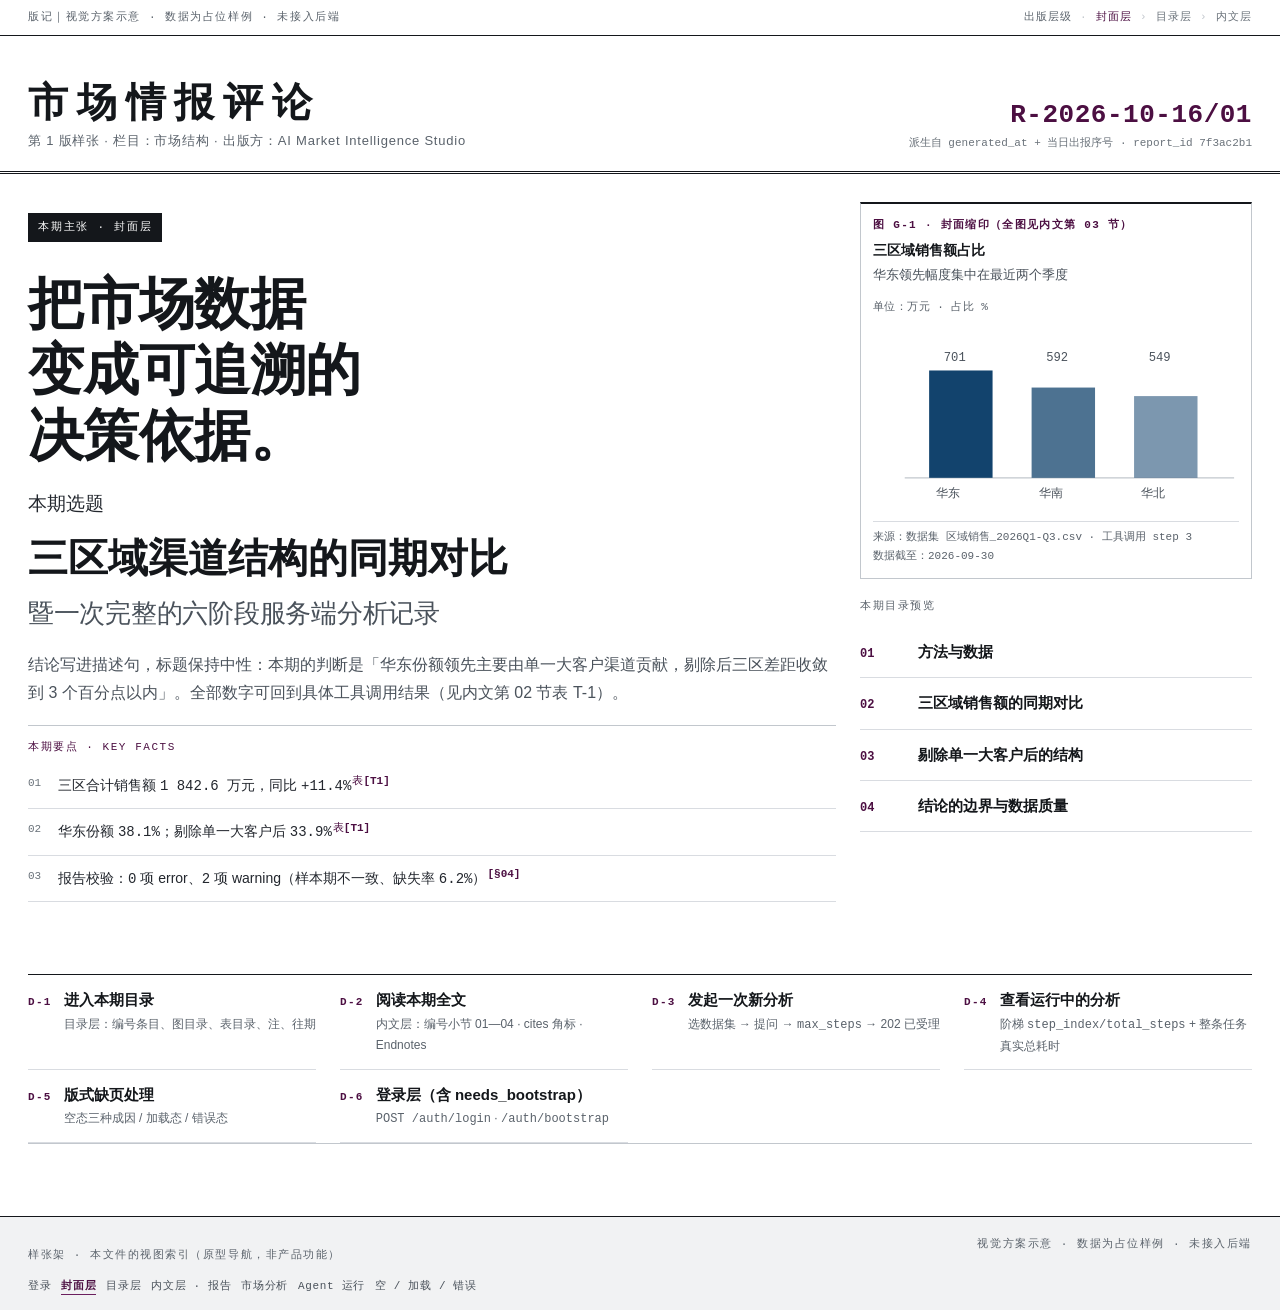
<file: design-options/option-10/index.html>
<!doctype html>
<html lang="zh-CN">
<head>
<meta charset="utf-8">
<meta name="viewport" content="width=device-width, initial-scale=1">
<title>市场情报评论 · 第 R-2026-10-16/01 期 · 方案 10 样张</title>
<style>
/* ---------------------------------------------------------------------
 * 设计底座（方案 10 · 商业情报杂志 + 数据分析平台）
 * 立场：分析成果值得被「出版」，编号即品牌。
 * 编辑感只有四个来源：编号系统、栅格规线、跨栏关系、留白节奏——
 * 因此本版面零图片、零徽标插画、零衬线中文（本机实测无思源宋体）。
 * 字族恰好两族：印刷无衬线（正文）+ 等宽（一切编号、口径、来源、数据截至）。
 * 层级只用 字号 × 字重 × 墨深 三重编码；品红印色只做编辑标记（期号、编号、
 * 跳转），永远不做图表系列色；图表用实测色板里的深蓝单系列，永远不做装饰。
 * 三级进入：封面层（允许主张式大标题，参照 IBM IBV 只在封面用口号）
 *   → 目录层 → 内文层；图卡固定四行（中性名词标题 / 一句话口径或结论 /
 *   单位 / 来源 + 数据截至），参照 OWID 图卡；内页标题一律保持中性。
 * ------------------------------------------------------------------- */
:root {
  --sans: -apple-system, "Segoe UI", "Microsoft YaHei", "PingFang SC", sans-serif;
  --mono: ui-monospace, "Cascadia Mono", Consolas, monospace;

  --paper: #FFFFFF;
  --paper-2: #F1F2F3;
  --paper-3: #E7E9EB;
  --ink-900: #14171B;
  --ink-800: #23272E;
  --ink-600: #4A525B;
  --ink-500: #5A626B;
  --ink-400: #6A727A;
  --rule-200: #D9DCE1;
  --rule-300: #C2C7CD;

  --spot: #6B1F5E;
  --spot-deep: #4C0F42;
  --spot-wash: #F3E9F1;

  --st-wait: #5A626B;
  --st-run: #7A5300;
  --st-ok: #1E5B3A;
  --st-warn: #8C4A00;
  --st-fail: #8E2121;

  /* 图表色取自实测色板（design-research §13.3 / 英国政府分析职能配色规则）；
     永远不与上方状态色互换使用，也永远不使用 --spot 印色。 */
  --data-1: #12436D;
  --data-2: #28A197;
  --data-3: #801650;
  --data-4: #F46A25;
  --data-ink: #F2F2F2;

  --sp-1: 6px;
  --sp-2: 12px;
  --sp-3: 18px;
  --sp-4: 28px;
  --sp-5: 44px;
  --sp-6: 72px;

  --page: 1360px;
  --gutter: 24px;
}

* { box-sizing: border-box; }

html { -webkit-text-size-adjust: 100%; }

body {
  margin: 0;
  background: var(--paper);
  color: var(--ink-800);
  font-family: var(--sans);
  font-size: 15px;
  line-height: 1.75;
}

/* 数字一律 tabular-nums：表格里纵向可比是口径问题，不是美观问题 */
.num, table, .mono { font-variant-numeric: tabular-nums; }

.mono { font-family: var(--mono); }

a { color: var(--spot-deep); text-decoration: none; border-bottom: 1px solid var(--rule-300); }
a:hover { border-bottom-color: var(--spot); }

button {
  font-family: inherit;
  font-size: inherit;
  color: inherit;
  background: var(--paper);
  border: 1px solid var(--rule-300);
  border-radius: 2px;
  padding: 9px 16px;
  cursor: pointer;
}
button:hover { border-color: var(--ink-500); }
button[data-primary] {
  background: var(--ink-900);
  color: var(--paper);
  border-color: var(--ink-900);
  font-weight: 600;
}
button[data-primary]:hover { background: var(--spot-deep); border-color: var(--spot-deep); }
button:disabled { color: var(--ink-500); border-color: var(--rule-300); background: var(--paper-2); cursor: not-allowed; }

:is(a, button, input, textarea, select, [tabindex]):focus-visible {
  outline: 2px solid var(--spot);
  outline-offset: 2px;
}

[hidden] { display: none !important; }

/* ===== 版记条：占位声明 + 三级进入的坐标，属于刊面而非贴纸 ===== */
.sheet-head {
  position: sticky;
  top: 0;
  z-index: 20;
  background: var(--paper);
  border-bottom: 1px solid var(--ink-900);
}
.sheet-head__in {
  max-width: var(--page);
  margin: 0 auto;
  padding: 8px var(--sp-4);
  display: flex;
  flex-wrap: wrap;
  gap: var(--sp-3);
  align-items: baseline;
  justify-content: space-between;
}
.colophon-note {
  font-family: var(--mono);
  font-size: 11px;
  letter-spacing: 0.14em;
  color: var(--ink-500);
  margin: 0;
}
.trail {
  font-family: var(--mono);
  font-size: 11px;
  letter-spacing: 0.1em;
  color: var(--ink-500);
  margin: 0;
  display: flex;
  gap: 8px;
  align-items: baseline;
}
.trail b { color: var(--spot-deep); font-weight: 600; }
.trail-sep { color: var(--rule-300); }

/* ===== 刊头（纯排字，无徽标无插画） ===== */
.masthead {
  max-width: var(--page);
  margin: 0 auto;
  padding: var(--sp-5) var(--sp-4) var(--sp-3);
  border-bottom: 3px double var(--ink-900);
}
.masthead__row {
  display: grid;
  grid-template-columns: minmax(0, 1fr) auto;
  gap: var(--sp-4);
  align-items: end;
}
.masthead__title {
  font-size: 40px;
  font-weight: 700;
  letter-spacing: 0.22em;
  line-height: 1.1;
  margin: 0;
  color: var(--ink-900);
}
.masthead__sub {
  font-size: 13px;
  letter-spacing: 0.06em;
  color: var(--ink-500);
  margin: var(--sp-1) 0 0;
}
.issue-stamp { text-align: right; }
.issue-stamp__no {
  font-family: var(--mono);
  font-size: 26px;
  font-weight: 700;
  letter-spacing: 0.02em;
  color: var(--spot-deep);
  margin: 0;
  line-height: 1.2;
}
.issue-stamp__derived {
  font-family: var(--mono);
  font-size: 11px;
  color: var(--ink-400);
  margin: 4px 0 0;
  line-height: 1.6;
}

/* ===== 视图容器 ===== */
.view { max-width: var(--page); margin: 0 auto; padding: var(--sp-5) var(--sp-4) var(--sp-6); }
.view--full { padding: 0; }
.view--paper { background: var(--paper-2); }

/* ===== 12 栏栅格：杂志的骨架，跨栏关系即编辑立场 ===== */
.grid12 {
  display: grid;
  grid-template-columns: repeat(12, minmax(0, 1fr));
  gap: var(--sp-4) var(--gutter);
}
.c1 { grid-column: span 1; } .c3 { grid-column: span 3; }
.c4 { grid-column: span 4; } .c5 { grid-column: span 5; }
.c6 { grid-column: span 6; } .c7 { grid-column: span 7; }
.c8 { grid-column: span 8; } .c9 { grid-column: span 9; }
.c12 { grid-column: 1 / -1; }

/* ===== 编号条：所有层级的父子关系由编号声明，不靠容器嵌套 ===== */
.run-head {
  display: flex;
  gap: var(--sp-2);
  align-items: baseline;
  border-top: 1px solid var(--ink-900);
  padding-top: var(--sp-2);
  margin: 0 0 var(--sp-3);
}
.tag-no {
  font-family: var(--mono);
  font-size: 11px;
  letter-spacing: 0.12em;
  font-weight: 700;
  color: var(--spot-deep);
  white-space: nowrap;
}
.tag-kicker {
  font-family: var(--mono);
  font-size: 11px;
  letter-spacing: 0.14em;
  color: var(--ink-500);
  text-transform: uppercase;
}
h2.sec-title { font-size: 26px; font-weight: 700; color: var(--ink-900); margin: 0; line-height: 1.3; }

.kicker-band {
  background: var(--ink-900);
  color: var(--paper);
  font-family: var(--mono);
  font-size: 11px;
  letter-spacing: 0.16em;
  padding: 5px 10px;
  display: inline-block;
}

/* ===== 封面层 ===== */
.cover { padding: var(--sp-4) var(--sp-4) var(--sp-6); }
.cover-lede { border-left: 3px solid var(--spot); padding-left: var(--sp-3); }
.cover-claim {
  font-size: 56px;
  font-weight: 700;
  line-height: 1.18;
  letter-spacing: -0.01em;
  color: var(--ink-900);
  margin: 0 0 var(--sp-3);
}
.cover-claim--sub { font-size: 26px; font-weight: 400; color: var(--ink-600); line-height: 1.4; }
.cover-feature { font-size: 19px; color: var(--ink-800); margin: 0 0 var(--sp-2); }
.feature-title {
  font-size: 40px;
  font-weight: 700;
  line-height: 1.25;
  color: var(--ink-900);
  margin: var(--sp-2) 0 var(--sp-3);
}
.deck { font-size: 16px; color: var(--ink-600); margin: 0 0 var(--sp-3); }

/* WHO 事实表式的顶部要点块 */
.keyfacts { margin: 0; padding: 0; border-top: 1px solid var(--rule-300); }
.keyfacts__title {
  font-family: var(--mono);
  font-size: 11px;
  letter-spacing: 0.14em;
  color: var(--spot-deep);
  margin: var(--sp-2) 0 var(--sp-1);
}
.keyfacts ul { margin: 0; padding: 0; list-style: none; }
.keyfacts li {
  border-bottom: 1px solid var(--rule-200);
  padding: 10px 0 10px 30px;
  position: relative;
  font-size: 14px;
  color: var(--ink-800);
}
.keyfacts li::before {
  content: counter(kf, decimal-leading-zero);
  counter-increment: kf;
  position: absolute;
  left: 0;
  top: 11px;
  font-family: var(--mono);
  font-size: 11px;
  color: var(--ink-400);
}
.keyfacts { counter-reset: kf; }

/* 封面行动条：编号化入口，真实路径。门是栏位而不是卡片——用 auto-fit 让 1440 三列、768 单列自然落位 */
.doors {
  border-top: 1px solid var(--ink-900);
  border-bottom: 1px solid var(--rule-300);
  display: grid;
  grid-template-columns: repeat(auto-fit, minmax(240px, 1fr));
  gap: 0 var(--gutter);
}
.door {
  display: flex;
  gap: var(--sp-2);
  align-items: baseline;
  padding: var(--sp-2) 0;
  border-bottom: 1px solid var(--rule-200);
}
.door > div { min-width: 0; }
.door a { font-weight: 600; color: var(--ink-900); border-bottom: 1px solid transparent; }
.door a:hover { border-bottom-color: var(--spot); }
.door p { margin: 0; font-size: 12px; color: var(--ink-500); }

/* ===== 图卡：固定四行（中性名词标题 / 一句话口径或结论 / 单位 / 来源 + 数据截至） ===== */
.fig {
  margin: 0;
  background: var(--paper);
  border: 1px solid var(--rule-300);
  border-top: 2px solid var(--ink-900);
  padding: var(--sp-3);
}
.fig__no {
  font-family: var(--mono);
  font-size: 11px;
  letter-spacing: 0.12em;
  font-weight: 700;
  color: var(--spot-deep);
  margin: 0 0 var(--sp-1);
}
.fig__title { font-size: 15px; font-weight: 700; color: var(--ink-900); margin: 0 0 4px; line-height: 1.4; }
.fig__note { font-size: 13px; color: var(--ink-600); margin: 0 0 var(--sp-2); line-height: 1.6; }
.fig__unit {
  font-family: var(--mono);
  font-size: 11px;
  color: var(--ink-500);
  margin: 0 0 var(--sp-2);
  letter-spacing: 0.04em;
}
.fig__chart { display: block; width: 100%; height: auto; }
.fig__src {
  font-family: var(--mono);
  font-size: 11px;
  line-height: 1.7;
  color: var(--ink-500);
  margin: var(--sp-2) 0 0;
  border-top: 1px solid var(--rule-200);
  padding-top: var(--sp-1);
}
.fig--mini { padding: var(--sp-2); }
.fig--mini .fig__title { font-size: 14px; }

/* ===== 目录层 ===== */
.toc { list-style: none; margin: 0; padding: 0; counter-reset: none; }
.toc li { border-bottom: 1px solid var(--rule-200); }
.toc a, .toc .toc-row {
  display: grid;
  grid-template-columns: 46px minmax(0, 1fr) auto;
  gap: var(--sp-2);
  align-items: baseline;
  padding: var(--sp-2) 0;
  border-bottom: 0;
  text-decoration: none;
}
.toc__no { font-family: var(--mono); font-size: 12px; font-weight: 700; color: var(--spot-deep); }
.toc__label { color: var(--ink-900); font-weight: 600; font-size: 15px; }
.toc__label small { display: block; font-weight: 400; font-size: 12px; color: var(--ink-500); }
.toc__mark { font-family: var(--mono); font-size: 11px; color: var(--ink-500); white-space: nowrap; }
.toc a:hover .toc__label { text-decoration: underline; text-underline-offset: 3px; }

/* ===== 内文层：正文跨栏 + 右侧边注栏（规线） ===== */
.body-text { font-size: 16px; line-height: 1.85; color: var(--ink-800); margin: 0 0 var(--sp-3); }
.body-text--span { grid-column: 1 / span 9; }
.side-note {
  border-left: 1px solid var(--rule-300);
  padding-left: var(--sp-3);
  font-size: 13px;
  color: var(--ink-600);
}
.side-note .mono { font-size: 11px; color: var(--ink-500); }

/* 角标：cites 的可点击证据标记 */
.cite {
  font-family: var(--mono);
  font-size: 11px;
  font-weight: 700;
  vertical-align: super;
  line-height: 0;
  color: var(--spot-deep);
  border-bottom: 0;
  padding: 0 1px;
}
.cite:hover { background: var(--spot-wash); }
.cite--table::before { content: "表"; font-weight: 400; }
.cite--fig::before { content: "图"; font-weight: 400; }

/* 跳转落点提示：只在用户主动跳转时出现，200ms 位移不做装饰 */
.target {
  outline: 2px solid var(--spot);
  outline-offset: 3px;
  transition: outline-color 200ms linear;
}

/* ===== 表格 ===== */
table { border-collapse: collapse; width: 100%; font-size: 13px; }
caption {
  text-align: left;
  font-family: var(--mono);
  font-size: 11px;
  letter-spacing: 0.12em;
  color: var(--spot-deep);
  padding-bottom: var(--sp-1);
}
th, td { border-bottom: 1px solid var(--rule-200); padding: 9px 10px; text-align: left; vertical-align: top; }
thead th { border-bottom: 1px solid var(--ink-900); font-size: 12px; color: var(--ink-900); font-weight: 700; }
tbody tr:hover { background: var(--paper-2); }
td.num, th.num { text-align: right; font-family: var(--mono); }
.t-id { font-family: var(--mono); font-size: 12px; font-weight: 700; color: var(--spot-deep); white-space: nowrap; }

/* ===== 状态：色 + 形 + 字 三重编码，枚举原值保留可查证 ===== */
.st { display: inline-flex; gap: 6px; align-items: baseline; font-size: 12px; font-weight: 600; }
.st::before { font-family: var(--mono); font-weight: 400; }
.st--wait { color: var(--st-wait); } .st--wait::before { content: "○"; }
.st--run { color: var(--st-run); } .st--run::before { content: "◐"; }
.st--ok { color: var(--st-ok); } .st--ok::before { content: "●"; }
.st--warn { color: var(--st-warn); } .st--warn::before { content: "◆"; }
.st--fail { color: var(--st-fail); } .st--fail::before { content: "✕"; }
.st code { font-family: var(--mono); font-size: 11px; color: var(--ink-400); font-weight: 400; }

/* ===== 阶梯（只用 step_index / total_steps，绝不按时间画进度） ===== */
.ladder { list-style: none; margin: 0; padding: 0; }
.ladder li {
  display: grid;
  grid-template-columns: 46px minmax(0, 1fr) auto;
  gap: var(--sp-2);
  align-items: baseline;
  padding: 10px 0;
  border-bottom: 1px solid var(--rule-200);
}
.ladder .rung-no { font-family: var(--mono); font-size: 11px; font-weight: 700; color: var(--ink-400); }
.ladder li[data-done="1"] .rung-no { color: var(--st-ok); }
.ladder li[data-now="1"] { background: var(--paper-2); }
.ladder li[data-now="1"] .rung-no { color: var(--st-run); }
.ladder li[data-fail="1"] .rung-no { color: var(--st-fail); }
.rung-name { font-size: 14px; font-weight: 600; color: var(--ink-900); }
.rung-name small { display: block; font-weight: 400; font-size: 12px; color: var(--ink-500); }
.rung-state { font-family: var(--mono); font-size: 11px; color: var(--ink-500); }

/* ===== 表单 ===== */
label { display: block; font-size: 13px; font-weight: 600; color: var(--ink-900); margin: 0 0 6px; }
input[type="text"], input[type="password"], input[type="search"], textarea, select {
  width: 100%;
  font-family: inherit;
  font-size: 15px;
  color: var(--ink-800);
  background: var(--paper);
  border: 1px solid var(--rule-300);
  border-bottom: 2px solid var(--ink-600);
  border-radius: 2px;
  padding: 10px 12px;
}
textarea { min-height: 104px; resize: vertical; line-height: 1.7; }
input:hover, textarea:hover { border-color: var(--ink-500); }
.field { margin: 0 0 var(--sp-3); }
.hint { font-size: 12px; color: var(--ink-500); margin: 6px 0 0; }
.counter { font-family: var(--mono); font-size: 11px; color: var(--ink-500); }
.counter[data-over="1"] { color: var(--st-fail); }

.steps { display: flex; flex-wrap: wrap; gap: 6px; }
.steps label {
  margin: 0;
  font-family: var(--mono);
  font-size: 13px;
  font-weight: 400;
  border: 1px solid var(--rule-300);
  border-radius: 2px;
  padding: 7px 11px;
  cursor: pointer;
  color: var(--ink-600);
}
.steps input { position: absolute; opacity: 0; width: 1px; height: 1px; }
.steps input:checked + span { color: var(--spot-deep); font-weight: 700; }
.steps label:has(input:checked) { border-color: var(--spot); background: var(--spot-wash); }
.steps label:focus-within { outline: 2px solid var(--spot); outline-offset: 2px; }

/* 数据集单选卡（列表即目录，编号化） */
.pick { list-style: none; margin: 0; padding: 0; border-top: 1px solid var(--ink-900); }
.pick li { border-bottom: 1px solid var(--rule-200); }
.pick label {
  display: grid;
  grid-template-columns: 46px minmax(0, 1fr) auto;
  gap: var(--sp-2);
  align-items: baseline;
  margin: 0;
  padding: var(--sp-2) 0;
  font-weight: 400;
  cursor: pointer;
}
.pick input { position: absolute; opacity: 0; width: 1px; height: 1px; }
.pick label:has(input:checked) { background: var(--spot-wash); }
.pick label:focus-within { outline: 2px solid var(--spot); outline-offset: 2px; }
.pick__name { font-size: 14px; font-weight: 600; color: var(--ink-900); }
.pick__meta { font-family: var(--mono); font-size: 11px; color: var(--ink-500); }

/* ===== 提示块 ===== */
.box { border: 1px solid var(--rule-300); border-left: 3px solid var(--ink-600); padding: var(--sp-3); background: var(--paper); }
.box--ok { border-left-color: var(--st-ok); }
.box--warn { border-left-color: var(--st-warn); }
.box--fail { border-left-color: var(--st-fail); }
.box--note { border-left-color: var(--spot); background: var(--spot-wash); }
.box h3 { font-size: 15px; margin: 0 0 var(--sp-1); color: var(--ink-900); }
.box p { margin: 0 0 var(--sp-1); font-size: 13px; color: var(--ink-600); }
.box p:last-child { margin-bottom: 0; }
.box code { font-family: var(--mono); font-size: 12px; }
.code-line {
  font-family: var(--mono);
  font-size: 12px;
  background: var(--paper-2);
  border: 1px solid var(--rule-200);
  padding: var(--sp-2);
  margin: var(--sp-2) 0 0;
  white-space: pre-wrap;
  word-break: break-word;
  color: var(--ink-600);
}

/* Endnotes / 引用 / 复用 */
.notes { margin: 0; padding: 0; list-style: none; }
.notes li {
  border-bottom: 1px solid var(--rule-200);
  padding: 10px 0 10px 42px;
  position: relative;
  font-size: 13px;
  color: var(--ink-600);
}
.notes li::before {
  content: "[" counter(en) "]";
  counter-increment: en;
  position: absolute;
  left: 0;
  top: 10px;
  font-family: var(--mono);
  font-size: 11px;
  color: var(--spot-deep);
}
.notes { counter-reset: en; }

/* 空 / 加载 / 错误 三态的示意条 */
.state-strip { display: flex; flex-wrap: wrap; gap: var(--sp-2); margin: 0 0 var(--sp-4); }
.skel { background: var(--paper-3); height: 12px; margin: 0 0 10px; }
.skel--t { height: 22px; width: 46%; }
.skel--c { height: 148px; }
@keyframes breathe { 0%, 100% { opacity: 1; } 50% { opacity: 0.55; } }
.skel { animation: breathe 1.6s linear infinite; }
@media (prefers-reduced-motion: reduce) { .skel { animation: none; } }

/* 登录：内文式两栏，左页边是主张句（仅封面层与登录层允许口号） */
.login-wrap { display: grid; grid-template-columns: minmax(0, 7fr) minmax(0, 5fr); gap: var(--sp-5); }
.login-panel { border: 1px solid var(--rule-300); border-top: 3px solid var(--ink-900); padding: var(--sp-4); background: var(--paper); }
.err-list { display: flex; flex-wrap: wrap; gap: 6px; }

/* ===== 页脚：样张架（原型专用视图索引，不是产品导航） ===== */
.sheet-foot {
  border-top: 1px solid var(--ink-900);
  background: var(--paper-2);
}
.sheet-foot__in {
  max-width: var(--page);
  margin: 0 auto;
  padding: var(--sp-3) var(--sp-4);
  display: grid;
  grid-template-columns: minmax(0, 1fr) auto;
  gap: var(--sp-3);
  align-items: start;
}
.samples { display: flex; flex-wrap: wrap; gap: 4px 10px; list-style: none; margin: 0; padding: 0; }
.samples a {
  font-family: var(--mono);
  font-size: 11px;
  letter-spacing: 0.06em;
  color: var(--ink-600);
  border-bottom: 1px solid transparent;
  padding: 2px 0;
}
.samples a[aria-current="page"] { color: var(--spot-deep); font-weight: 700; border-bottom-color: var(--spot); }
.samples a:hover { border-bottom-color: var(--rule-300); }

/* 结论句在杂志里靠版式而非颜色加权重：上下规线 + 放大字号 */
.pull {
  font-size: 22px;
  line-height: 1.5;
  color: var(--ink-900);
  border-top: 1px solid var(--ink-900);
  border-bottom: 1px solid var(--rule-300);
  padding: var(--sp-2) 0;
  margin: 0 0 var(--sp-3);
}

/* 期号戳：同一派生规则在每一层重复出现，编号即品牌的可核查版本 */
.issue-line {
  font-family: var(--mono);
  font-size: 12px;
  color: var(--ink-500);
  margin: 0 0 var(--sp-2);
}
.issue-line b { color: var(--spot-deep); font-weight: 700; letter-spacing: 0.04em; }

/* 轮询说明行：把「不做闪烁动画」写成界面上的承诺，而不是实现细节 */
.poll-note {
  font-family: var(--mono);
  font-size: 11px;
  color: var(--ink-500);
  border: 1px dashed var(--rule-300);
  padding: 6px 10px;
  margin: 0 0 var(--sp-3);
}

/* ===== 断点：1440 / 768 ===== */
@media (max-width: 1100px) {
  .cover-claim { font-size: 40px; }
  .feature-title { font-size: 30px; }
  .masthead__title { font-size: 30px; letter-spacing: 0.14em; }
  .body-text--span { grid-column: 1 / -1; }
}

@media (max-width: 768px) {
  .view { padding: var(--sp-4) var(--sp-3) var(--sp-5); }
  .cover { padding: var(--sp-3) var(--sp-3) var(--sp-5); }
  .grid12 { grid-template-columns: repeat(6, minmax(0, 1fr)); gap: var(--sp-3) var(--sp-2); }
  .c1, .c3, .c4, .c5, .c6, .c7, .c8, .c9, .c12 { grid-column: 1 / -1; }
  .masthead__row { grid-template-columns: minmax(0, 1fr); }
  .issue-stamp { text-align: left; }
  .cover-claim { font-size: 30px; }
  .feature-title { font-size: 24px; }
  .pull { font-size: 18px; }
  .login-wrap { grid-template-columns: minmax(0, 1fr); gap: var(--sp-4); }
  .side-note { border-left: 0; border-top: 1px solid var(--rule-300); padding-left: 0; }
  .sheet-foot__in { grid-template-columns: minmax(0, 1fr); }

  /* 窄屏表格转「标签—值」堆叠，禁止整页横向滚动 */
  table { font-size: 14px; }
  thead { position: absolute; width: 1px; height: 1px; overflow: hidden; clip-path: inset(50%); }
  tbody tr { border-bottom: 1px solid var(--ink-900); display: block; padding: 6px 0; }
  tbody td { display: grid; grid-template-columns: 88px minmax(0, 1fr); gap: var(--sp-2); border: 0; padding: 3px 0; }
  tbody td::before { content: attr(data-label); font-family: var(--mono); font-size: 11px; color: var(--ink-500); }
  td.num { text-align: left; }
}
</style>
</head>
<body data-view="cover">

<div class="sheet-head">
  <div class="sheet-head__in">
    <p class="colophon-note">版记｜视觉方案示意 · 数据为占位样例 · 未接入后端</p>
    <p class="trail" id="trail" aria-live="polite">
      <span>出版层级</span>
      <span class="trail-sep">·</span>
      <span id="trail-level-1">封面层</span>
      <span class="trail-sep">›</span>
      <span id="trail-level-2">目录层</span>
      <span class="trail-sep">›</span>
      <span id="trail-level-3">内文层</span>
    </p>
  </div>
</div>

<!-- ============================ 登录层 ============================ -->
<section class="view" id="view-login" data-view-panel="login" hidden>
  <div class="masthead" style="padding:var(--sp-4) 0">
    <div class="masthead__row">
      <div>
        <h1 class="masthead__title">市场情报评论</h1>
        <p class="masthead__sub">AI Market Intelligence Studio · 多智能体分析平台</p>
      </div>
      <p class="issue-stamp__no mono" id="login-issue">R-2026-10-16/01</p>
    </div>
  </div>

  <div class="grid12">
    <div class="c7">
      <div class="cover-lede">
        <p class="cover-claim">知识即权力。<br>让每一个数字可追溯。</p>
        <p class="deck">登录后从本期封面进入。口号只出现在封面层与登录页；进入内页，标题一律回到中性名词——这是出版纪律，不是装饰偏好。</p>
      </div>
      <div class="box box--note" style="margin-top:var(--sp-4)">
        <h3>这一页只声明真实存在的能力</h3>
        <p>六阶段服务端流水线（画像 → 规划 → 执行 → 图表 → 报告 → 校验）、本地 SQLite 存储、HttpOnly 会话 Cookie（<code>mis_session</code>，默认 8 小时）。</p>
        <p>尚无「忘记密码」「自助注册」接口，因此这里不提供对应入口；首次部署请走下方「初始化管理员」。会话失效（401）与限流（429）的文案互不相同。</p>
      </div>
      <div class="doors" style="margin-top:var(--sp-4)">
        <div class="door">
          <span class="tag-no">原型</span>
          <div>
            <p>下方按钮切换登录层的三种失败成因与初始化模式，便于比对文案与禁用态。</p>
            <div class="err-list" style="margin-top:8px">
              <button type="button" id="login-mode-normal">常规登录</button>
              <button type="button" id="login-mode-bootstrap">needs_bootstrap</button>
              <button type="button" id="login-err-401">401</button>
              <button type="button" id="login-err-429">429</button>
              <button type="button" id="login-err-500">5xx</button>
            </div>
          </div>
        </div>
      </div>
    </div>

    <div class="c5">
      <form class="login-panel" id="login-form" method="post" autocomplete="on">
        <p class="tag-kicker" id="login-kicker">凭证 · 会话</p>
        <h2 class="sec-title" id="login-title" style="font-size:19px;margin-bottom:var(--sp-3)">登录本期</h2>

        <div class="field">
          <label for="login-user">用户名</label>
          <input type="text" id="login-user" name="username" autocomplete="username" placeholder="分析师账号">
        </div>
        <div class="field">
          <label for="login-pass">密码</label>
          <input type="password" id="login-pass" name="password" autocomplete="current-password" placeholder="至少 10 位">
        </div>
        <div class="field" id="login-confirm-field" hidden>
          <label for="login-confirm">确认密码</label>
          <input type="password" id="login-confirm" name="password_confirm" autocomplete="new-password" placeholder="再输入一次">
          <p class="hint mono" id="login-strength">弱密码提示：长度不足 10 位或缺少大小写与数字混合。</p>
        </div>

        <p class="st st--fail" id="login-error" role="alert" hidden><span id="login-error-text"></span></p>
        <p class="hint mono" id="login-retry" hidden></p>

        <div style="margin-top:var(--sp-3)">
          <button type="submit" data-primary id="login-submit">登录</button>
          <a href="#/cover" style="margin-left:var(--sp-2)">进入本期封面</a>
        </div>
        <p class="hint">表单提交在本样张内不发出请求；真实调用 <code class="mono">POST /auth/login</code>、首次部署 <code class="mono">POST /auth/bootstrap</code>。429 期间提交按钮禁用并读取 <code class="mono">Retry-After</code>。</p>
      </form>
    </div>
  </div>
</section>

<!-- ============================ 封面层 ============================ -->
<section class="view view--full" id="view-cover" data-view-panel="cover">
  <div class="masthead">
    <div class="masthead__row">
      <div>
        <h1 class="masthead__title">市场情报评论</h1>
        <p class="masthead__sub">第 1 版样张 · 栏目：市场结构 · 出版方：AI Market Intelligence Studio</p>
      </div>
      <div class="issue-stamp">
        <p class="issue-stamp__no" id="cover-issue">R-2026-10-16/01</p>
        <p class="issue-stamp__derived" id="cover-derived"></p>
      </div>
    </div>
  </div>

  <div class="cover">
    <div class="grid12">
      <div class="c8">
        <p class="kicker-band">本期主张 · 封面层</p>
        <p class="cover-claim" style="margin-top:var(--sp-3)">把市场数据<br>变成可追溯的<br>决策依据。</p>
        <p class="cover-feature">本期选题</p>
        <h2 class="feature-title">三区域渠道结构的同期对比<br><span class="cover-claim cover-claim--sub">暨一次完整的六阶段服务端分析记录</span></h2>
        <p class="deck">结论写进描述句，标题保持中性：本期的判断是「华东份额领先主要由单一大客户渠道贡献，剔除后三区差距收敛到 3 个百分点以内」。全部数字可回到具体工具调用结果（见内文第 02 节表 T-1）。</p>

        <div class="keyfacts">
          <p class="keyfacts__title">本期要点 · KEY FACTS</p>
          <ul>
            <li>三区合计销售额 <span class="num mono">1 842.6 万元</span>，同比 <span class="num mono">+11.4%</span><a class="cite cite--table" href="#t1-row-1" data-target="t1-row-1" aria-label="跳到表 T-1 第 1 行">[T1]</a></li>
            <li>华东份额 <span class="num mono">38.1%</span>；剔除单一大客户后 <span class="num mono">33.9%</span><a class="cite cite--table" href="#t1-row-2" data-target="t1-row-2" aria-label="跳到表 T-1 第 2 行">[T1]</a></li>
            <li>报告校验：<span class="num mono">0</span> 项 error、<span class="num mono">2</span> 项 warning（样本期不一致、缺失率 <span class="num mono">6.2%</span>）<a class="cite" href="#s-04" data-target="s-04" aria-label="跳到第 04 节校验明细">[§04]</a></li>
          </ul>
        </div>
      </div>

      <div class="c4">
        <figure class="fig fig--mini">
          <p class="fig__no">图 G-1 · 封面缩印（全图见内文第 03 节）</p>
          <p class="fig__title">三区域销售额占比</p>
          <p class="fig__note">华东领先幅度集中在最近两个季度</p>
          <p class="fig__unit">单位：万元 · 占比 %</p>
          <svg class="fig__chart" viewBox="0 0 300 148" role="img" aria-label="柱状图：华东 701、华南 592、华北 549 万元">
            <line x1="26" y1="122" x2="296" y2="122" stroke="#C2C7CD"/>
            <rect x="46" y="34" width="52" height="88" fill="#12436D"/>
            <rect x="130" y="48" width="52" height="74" fill="#12436D" opacity="0.75"/>
            <rect x="214" y="55" width="52" height="67" fill="#12436D" opacity="0.55"/>
            <g font-family="ui-monospace, monospace" font-size="10" fill="#4A525B">
              <text x="58" y="26">701</text><text x="142" y="26">592</text><text x="226" y="26">549</text>
              <text x="52" y="138">华东</text><text x="136" y="138">华南</text><text x="220" y="138">华北</text>
            </g>
          </svg>
          <p class="fig__src">来源：数据集 区域销售_2026Q1-Q3.csv · 工具调用 step 3<br>数据截至：2026-09-30</p>
        </figure>

        <p class="tag-kicker" style="margin-top:var(--sp-3)">本期目录预览</p>
        <ol class="toc" id="cover-toc-preview"></ol>
      </div>

      <div class="c12 doors" style="margin-top:var(--sp-5)">
        <div class="door">
          <span class="tag-no">D-1</span>
          <div>
            <a href="#/contents">进入本期目录</a>
            <p>目录层：编号条目、图目录、表目录、注、往期</p>
          </div>
        </div>
        <div class="door">
          <span class="tag-no">D-2</span>
          <div>
            <a href="#/article">阅读本期全文</a>
            <p>内文层：编号小节 01—04 · cites 角标 · Endnotes</p>
          </div>
        </div>
        <div class="door">
          <span class="tag-no">D-3</span>
          <div>
            <a href="#/analysis">发起一次新分析</a>
            <p>选数据集 → 提问 → <span class="mono">max_steps</span> → 202 已受理</p>
          </div>
        </div>
        <div class="door">
          <span class="tag-no">D-4</span>
          <div>
            <a href="#/run">查看运行中的分析</a>
            <p>阶梯 <span class="mono">step_index/total_steps</span> + 整条任务真实总耗时</p>
          </div>
        </div>
        <div class="door">
          <span class="tag-no">D-5</span>
          <div>
            <a href="#/states">版式缺页处理</a>
            <p>空态三种成因 / 加载态 / 错误态</p>
          </div>
        </div>
        <div class="door">
          <span class="tag-no">D-6</span>
          <div>
            <a href="#/login">登录层（含 needs_bootstrap）</a>
            <p><span class="mono">POST /auth/login</span> · <span class="mono">/auth/bootstrap</span></p>
          </div>
        </div>
      </div>
    </div>
  </div>
</section>
<!-- ============================ 目录层 ============================ -->
<section class="view" id="view-contents" data-view-panel="contents" hidden>
  <div class="run-head">
    <span class="tag-no">目录层 · CONTENTS</span>
    <h2 class="sec-title">本期条目</h2>
    <p class="issue-line" id="contents-issue-line" style="margin:0 0 0 auto"></p>
  </div>

  <div class="grid12">
    <div class="c8">
      <p class="tag-kicker">条目（按阅读顺序 · 章节编号 01—04）</p>
      <ol class="toc" id="contents-toc"></ol>

      <p class="tag-kicker" style="margin-top:var(--sp-4)">往期（真实来源：<span class="mono">GET /api/workflows/history</span>）</p>
      <table id="history-table">
        <caption>表 H-1 · 归档记录（接口返回顺序，新→旧）</caption>
        <thead>
          <tr>
            <th scope="col">期号 / 状态</th>
            <th scope="col">提问</th>
            <th scope="col">数据截至</th>
            <th scope="col" class="num">报告</th>
          </tr>
        </thead>
        <tbody id="history-body"></tbody>
      </table>
      <p class="hint" id="history-scope"></p>
      <p class="hint">口径说明：后端的历史接口<strong>只有</strong> <span class="mono">limit</span>(1–100) 与 <span class="mono">offset</span>，<strong>没有</strong>关键词筛选、状态筛选与排序参数。因此本页不提供「搜往期」，也不提供「按年月分组」—— 只按接口原序展示，翻页同样只走 <span class="mono">offset</span>。</p>
      <p class="hint">期号只能从报告字段派生：<span class="mono">has_report=false</span> 的记录没有 <span class="mono">report_id</span>，因此<strong>不出期号</strong>，如实显示「未出版」。</p>
    </div>

    <div class="c4">
      <p class="tag-kicker">图目录</p>
      <ul class="toc" id="figure-index"></ul>
      <p class="tag-kicker" style="margin-top:var(--sp-3)">表目录</p>
      <ul class="toc" id="table-index"></ul>
      <p class="tag-kicker" style="margin-top:var(--sp-3)">注</p>
      <ul class="toc" id="note-index"></ul>

      <div class="box" style="margin-top:var(--sp-3)">
        <h3>本期出版信息</h3>
        <p class="mono" style="font-size:11px;line-height:1.9;margin:0" id="pub-meta"></p>
      </div>

      <div class="box box--note" style="margin-top:var(--sp-2)">
        <h3>编号系统</h3>
        <p>章节 <span class="mono">01 / 02 / 03 / 04</span> · 图 <span class="mono">G-n</span> · 表 <span class="mono">T-n</span> · 归档表 <span class="mono">H-1</span> · 注 <span class="mono">[1] [2] …</span> · 期号 <span class="mono">R-YYYY-MM-DD/NN</span>。全部用等宽字体渲染，因为它们是**可核对的标识符**，不是装饰。</p>
      </div>
    </div>
  </div>
</section>

<!-- ============================ 内文层（报告本体） ============================ -->
<section class="view" id="view-article" data-view-panel="article" hidden>
  <div class="run-head">
    <span class="tag-no">内文层 · 本期全文</span>
    <h2 class="sec-title">三区域渠道结构的同期对比</h2>
    <p class="issue-line" id="article-issue-line" style="margin:0 0 0 auto"></p>
  </div>

  <div class="grid12">
    <p class="body-text body-text--span" id="article-summary" style="font-size:17px"></p>
    <div class="c3 side-note">
      <p class="mono" style="margin:0 0 6px">R-2026-10-16/01</p>
      <p style="margin:0">口径：本报告全部数字来自服务端工具调用结果，角标 <span class="mono">[T1]</span> 指向生成该数字的那一次调用；未带角标的句子是解释性文字，不含新数字。</p>
    </div>
  </div>

  <!-- 01 方法与数据（WHO 事实表结构：顶部要点 → 分节 → References） -->
  <div class="grid12" style="margin-top:var(--sp-4)">
    <div class="c12 run-head"><span class="tag-no">01</span><h3 class="sec-title" id="s-01" style="font-size:22px">方法与数据</h3></div>
    <p class="body-text body-text--span">本期使用数据集 <span class="mono">区域销售_2026Q1-Q3.csv</span>（<span class="mono">row_count 1 343</span> · <span class="mono">column_count 12</span> · 上传于 <span class="mono">2026-10-14</span>），先由画像 Agent 产出列级画像，再由规划 Agent 拆为 5 个任务，<span class="mono">max_steps</span> 设为 <span class="mono">6</span>。缺失单元格 <span class="mono">6.2%</span>，集中在「渠道」列；重复行 <span class="mono">7</span> 行已在画像告警中列出<a class="cite cite--table" href="#t1-row-5" data-target="t1-row-5" aria-label="跳到表 T-1 告警行">[T1]</a>。</p>
    <div class="c3 side-note">
      <p style="margin:0 0 6px"><b>为什么这一节不放结论</b></p>
      <p style="margin:0 0 8px">结论的说服力来自它可回查。方法先立住，后面的每一个数字才有落点。</p>
      <p class="mono" style="margin:0">依据：IBM IBV 只在封面层用主张式标题，内页回到中性叙述。</p>
    </div>
    <div class="c12 keyfacts">
      <p class="keyfacts__title">本期要点 · KEY FACTS（与封面同源，逐条可回查）</p>
      <ul id="article-keyfacts"></ul>
    </div>
  </div>

  <!-- 02 主对比 -->
  <div class="grid12" style="margin-top:var(--sp-4)">
    <div class="c12 run-head"><span class="tag-no">02</span><h3 class="sec-title" id="s-02" style="font-size:22px">三区域销售额的同期对比</h3></div>
    <p class="body-text body-text--span">三季度合计销售额 <span class="num mono">1 842.6 万元</span>，同比 <span class="num mono">+11.4%</span><a class="cite cite--table" href="#t1-row-1" data-target="t1-row-1" aria-label="跳到表 T-1 合计行">[T1]</a>。华东以 <span class="num mono">38.1%</span> 份额领先<a class="cite cite--fig" href="#g-2" data-target="g-2" aria-label="跳到图 G-2">[G2]</a>，但领先幅度在三个季度间逐季扩大，且扩张主要由单一渠道贡献<a class="cite cite--table" href="#t1-row-2" data-target="t1-row-2" aria-label="跳到表 T-1 华东行">[T1]</a>。</p>
    <div class="c8">
      <figure class="fig" id="g-2">
        <p class="fig__no">图 G-2 · 内文第 02 节</p>
        <p class="fig__title">三区域分季度销售额</p>
        <p class="fig__note">华东与华南的差距由 Q1 的 46.1 万元扩大到 Q3 的 92.4 万元</p>
        <p class="fig__unit">单位：万元 · 三条折线，线端直接标注</p>
        <svg class="fig__chart" viewBox="0 0 640 220" role="img" aria-label="折线图：华东 Q1 214、Q2 232、Q3 255 万元；华南 Q1 168、Q2 187、Q3 237 万元；华北 Q1 155、Q2 172、Q3 222 万元">
          <g stroke="#D9DCE1"><line x1="48" y1="40" x2="48" y2="178"/><line x1="48" y1="178" x2="600" y2="178"/></g>
          <g stroke="#C2C7CD" stroke-dasharray="3 4"><line x1="48" y1="120" x2="600" y2="120"/><line x1="48" y1="80" x2="600" y2="80"/></g>
          <g font-family="ui-monospace, monospace" font-size="11" fill="#5A626B">
            <text x="14" y="182">0</text><text x="14" y="124">150</text><text x="14" y="84">250</text>
            <text x="120" y="198">Q1</text><text x="300" y="198">Q2</text><text x="470" y="198">Q3</text>
          </g>
          <g fill="none" stroke-width="2">
            <polyline stroke="#12436D" points="132,113 312,101 492,85"/>
            <polyline stroke="#28A197" points="132,145 312,131 492,98"/>
            <polyline stroke="#801650" points="132,154 312,141 492,108"/>
          </g>
          <g font-family="ui-monospace, monospace" font-size="11">
            <circle cx="492" cy="85" r="3" fill="#12436D"/><text x="502" y="89" fill="#23272E">华东 255</text>
            <circle cx="492" cy="98" r="3" fill="#28A197"/><text x="502" y="102" fill="#23272E">华南 237</text>
            <circle cx="492" cy="108" r="3" fill="#801650"/><text x="502" y="120" fill="#23272E">华北 222</text>
          </g>
        </svg>
        <p class="fig__src">来源：数据集 区域销售_2026Q1-Q3.csv · 工具调用 <span class="mono">T2</span>（groupby 区域 × 季度）<br>真实接口：<span class="mono">GET /api/workflows/{id}/charts/G-2.png</span>（服务端渲染 PNG，四类图型 bar/line/pie/scatter）· 本样张用内联 SVG 同构示意<br>数据截至：2026-09-30</p>
      </figure>
    </div>
    <div class="c4">
      <p class="pull">三区差距 <span class="num mono">15.4</span> 个百分点，其中 <span class="num mono">11.9</span> 个来自一个客户的渠道。</p>
      <p class="body-text" style="font-size:14px">把最大客户渠道单独列出后，华东与华南的份额只差 <span class="num mono">0.6</span> 个百分点<a class="cite cite--table" href="#t1-row-4" data-target="t1-row-4" aria-label="跳到表 T-1 剔除口径行">[T1]</a>。这就是本期把它放在封面做主张句的理由：结论值得出版，但结论必须带边界。</p>
    </div>

    <div class="c12">
      <table id="t-1">
        <caption>表 T-1 · 三区域销售额、份额与剔除口径（数字与工具输出逐行一致）</caption>
        <thead>
          <tr>
            <th scope="col">行号</th>
            <th scope="col">区域</th>
            <th scope="col" class="num">销售额（万元）</th>
            <th scope="col" class="num">份额 %</th>
            <th scope="col" class="num">剔除大客户后 %</th>
            <th scope="col">出处的任务</th>
          </tr>
        </thead>
        <tbody id="t1-body"></tbody>
      </table>
      <p class="hint">表格规则：后端把 <span class="mono">ToolResult.data["rows"]</span> 的前 20 行原样复制进报告，前端不做二次计算——所以这里的每个数字都能与工具输出逐位对上。</p>
    </div>
  </div>

  <!-- 03 剔除口径 -->
  <div class="grid12" style="margin-top:var(--sp-4)">
    <div class="c12 run-head"><span class="tag-no">03</span><h3 class="sec-title" id="s-03" style="font-size:22px">剔除单一大客户后的结构</h3></div>
    <p class="body-text body-text--span">把该客户渠道（<span class="mono">channel_type = KA_DIRECT</span>）剔除后重新聚合，三区份额收敛为 <span class="num mono">33.9% / 33.3% / 32.8%</span>，同比增速从 <span class="num mono">+11.4%</span> 降到 <span class="num mono">+4.1%</span><a class="cite cite--fig" href="#g-3" data-target="g-3" aria-label="跳到图 G-3">[G3]</a>。本期把这一步叫做「把结论的重量称出来」：不是推翻第 02 节，而是给出它在什么口径下成立。</p>
    <div class="c6">
      <figure class="fig" id="g-3">
        <p class="fig__no">图 G-3 · 内文第 03 节</p>
        <p class="fig__title">含大客户与剔除大客户的份额对比</p>
        <p class="fig__note">剔除后三区份额差收窄至 1.1 个百分点</p>
        <p class="fig__unit">单位：%（占比，四舍五入到 0.1）</p>
        <svg class="fig__chart" viewBox="0 0 380 190" role="img" aria-label="条形图：华东含大客户 38.1、剔除后 33.9；华南 32.1、33.3；华北 29.8、32.8，单位百分比">
          <g font-family="ui-monospace, monospace" font-size="11" fill="#5A626B">
            <text x="8" y="34">华东</text><text x="8" y="94">华南</text><text x="8" y="154">华北</text>
          </g>
          <g>
            <rect x="58" y="22" width="243" height="16" fill="#12436D"/>
            <rect x="58" y="44" width="216" height="16" fill="#12436D" opacity="0.55"/>
            <rect x="58" y="82" width="205" height="16" fill="#12436D"/>
            <rect x="58" y="104" width="212" height="16" fill="#12436D" opacity="0.55"/>
            <rect x="58" y="142" width="190" height="16" fill="#12436D"/>
            <rect x="58" y="164" width="209" height="16" fill="#12436D" opacity="0.55"/>
          </g>
          <g font-family="ui-monospace, monospace" font-size="11" fill="#4A525B">
            <text x="305" y="35">38.1</text><text x="278" y="57">33.9</text>
            <text x="267" y="95">32.1</text><text x="274" y="117">33.3</text>
            <text x="252" y="155">29.8</text><text x="271" y="177">32.8</text>
          </g>
          <text x="58" y="16" font-family="ui-monospace, monospace" font-size="10" fill="#5A626B">■ 含大客户渠道　■ 剔除大客户渠道</text>
        </svg>
        <p class="fig__src">来源：数据集 区域销售_2026Q1-Q3.csv · 工具调用 <span class="mono">T4</span>（filter channel_type）<br>数据截至：2026-09-30</p>
      </figure>
    </div>
    <div class="c6">
      <table id="t-2">
        <caption>表 T-2 · 客户渠道集中度（剔除口径的依据）</caption>
        <thead>
          <tr>
            <th scope="col">渠道类型</th>
            <th scope="col" class="num">销售额（万元）</th>
            <th scope="col" class="num">占三区比 %</th>
          </tr>
        </thead>
        <tbody>
          <tr><td data-label="渠道类型"><span class="mono">KA_DIRECT</span></td><td class="num" data-label="销售额">219.4</td><td class="num" data-label="占比">11.9</td></tr>
          <tr><td data-label="渠道类型">经销</td><td class="num" data-label="销售额">741.2</td><td class="num" data-label="占比">40.2</td></tr>
          <tr><td data-label="渠道类型">直营门店</td><td class="num" data-label="销售额">502.7</td><td class="num" data-label="占比">27.3</td></tr>
          <tr><td data-label="渠道类型">线上</td><td class="num" data-label="销售额">379.3</td><td class="num" data-label="占比">20.6</td></tr>
        </tbody>
      </table>
      <p class="hint">原始任务 <span class="mono">T4</span> 返回 4 行，此处全量展示，未截断；坐标与数值未做任何再计算。</p>
    </div>
  </div>

  <!-- 04 边界与数据质量 -->
  <div class="grid12" style="margin-top:var(--sp-4)">
    <div class="c12 run-head"><span class="tag-no">04</span><h3 class="sec-title" id="s-04" style="font-size:22px">结论的边界与数据质量</h3></div>
    <p class="body-text body-text--span">本期两条告警随报告一起出版，不做淡化：样本期不一致（华南 Q1 数据自 <span class="mono">2026-01-12</span> 起，前 11 天缺档）与「渠道」列 <span class="mono">6.2%</span> 缺失<a class="cite cite--table" href="#t1-row-5" data-target="t1-row-5" aria-label="跳到表 T-1 告警行">[T1]</a>。校验 Agent 检查 <span class="num mono">126</span> 个数字，<span class="mono">0</span> 项 <span class="mono">error</span>、<span class="mono">2</span> 项 <span class="mono">warning</span>、<span class="mono">1</span> 项 <span class="mono">info</span>，因此工作流状态为 <span class="st st--warn">带警告完成<code>SUCCESS_WITH_WARNINGS</code></span>。</p>
    <div class="c6">
      <div class="box box--warn">
        <h3>校验明细（severity 原值保留）</h3>
        <p><span class="mono">warning · MISSING_CHART_FILE</span>：图 G-4 的对象已生成但 PNG 文件不在磁盘，本期以内联示意替代，未采信其数字。</p>
        <p><span class="mono">warning · EMPTY_RESULT</span>：任务 <span class="mono">T5</span> 返回 0 行（该门店在同期的对比窗口内无记录），对应任务状态 <span class="st st--wait">已跳过<code>SKIPPED</code></span>。</p>
        <p><span class="mono">info · SHORT_REPORT</span>：第 03 节正文短于建议长度，属提示级，不影响 <span class="mono">passed=true</span>。</p>
      </div>
    </div>
    <div class="c6">
      <p class="tag-kicker">注 · ENDNOTES（编号可回查）</p>
      <ol class="notes" id="endnotes"></ol>
      <p class="tag-kicker" style="margin-top:var(--sp-3)">本期编号与引用口径</p>
      <p class="code-line" id="cite-line"></p>
      <p class="hint">后端没有导出、下载、分享与评论接口，因此这一层不提供任何对应入口：引用以「期号 + 图/表编号 + 注号」为准，人读即可复原全部口径。</p>
    </div>
  </div>
</section>

<!-- ============================ 市场分析 ============================ -->
<section class="view" id="view-analysis" data-view-panel="analysis" hidden>
  <div class="run-head">
    <span class="tag-no">内文层 · 工具页</span>
    <h2 class="sec-title">发起一次新分析</h2>
    <p class="issue-line" id="analysis-issue-line" style="margin:0 0 0 auto"></p>
  </div>

  <div class="grid12">
    <div class="c8">
      <p class="tag-kicker">第 1 步 · 选数据集（列表即目录，按 <span class="mono">uploaded_at</span> 降序）</p>
      <ul class="pick" id="dataset-pick"></ul>
      <p class="hint">真实接口 <span class="mono">GET /api/datasets?limit=50&amp;offset=0&amp;sort=uploaded_at&amp;order=desc</span>；文件名搜索框是后端真实能力（<span class="mono">q</span> 参数，≤200 字符），本样张不重复实现。</p>

      <p class="tag-kicker" style="margin-top:var(--sp-4)">第 2 步 · 提出需求（<span class="mono">question</span> 2–500 字）</p>
      <div class="field">
        <label for="q-input">本期想问什么</label>
        <textarea id="q-input" maxlength="500" placeholder="例：按区域对比 2026 年三个季度的销售额结构，并把最大客户渠道单独剔除后重算份额。"></textarea>
        <p class="counter" id="q-counter" aria-live="polite">0 / 500 · 至少 2 字</p>
      </div>

      <p class="tag-kicker" style="margin-top:var(--sp-2)">第 3 步 · 允许的执行步数（<span class="mono">max_steps</span> 1–8）</p>
      <div class="steps" role="radiogroup" aria-label="最大执行步数">
        <label><input type="radio" name="max_steps" value="1"><span>1</span></label>
        <label><input type="radio" name="max_steps" value="2"><span>2</span></label>
        <label><input type="radio" name="max_steps" value="3"><span>3</span></label>
        <label><input type="radio" name="max_steps" value="4"><span>4</span></label>
        <label><input type="radio" name="max_steps" value="5"><span>5</span></label>
        <label><input type="radio" name="max_steps" value="6" checked><span>6</span></label>
        <label><input type="radio" name="max_steps" value="7"><span>7</span></label>
        <label><input type="radio" name="max_steps" value="8"><span>8</span></label>
      </div>
      <p class="hint">步数是「最多允许几步工具执行」，不是进度百分比；它与 <span class="mono">total_steps</span> 一起决定阶梯的总格数。</p>

      <div style="margin-top:var(--sp-4)">
        <button type="button" data-primary id="ask-submit">发起分析</button>
        <p class="hint" id="ask-block-reason" style="margin-top:8px"></p>
      </div>

      <div class="box" id="receipt" style="margin-top:var(--sp-3)" hidden>
        <h3>已受理 · <span class="mono">202 Accepted</span></h3>
        <p>后端已把工作流放进后台线程，此刻还没有报告。页面每 <span class="mono">1000ms</span> 轮询 <span class="mono">GET /api/workflows/{id}</span>；这一步不做闪烁动画，只有阶梯的位移在推进。</p>
        <p class="code-line" id="receipt-body"></p>
        <p style="margin-top:var(--sp-2)"><a href="#/run">进入本次运行（Agent 运行层）</a></p>
      </div>
    </div>

    <div class="c4">
      <div class="box box--note">
        <h3>这一页只承诺真实存在的东西</h3>
        <p>入参只有三个：<span class="mono">dataset_id</span>、<span class="mono">question</span>(2–500)、<span class="mono">max_steps</span>(1–8)。</p>
        <p>没有模型选择器、没有 Token 用量、没有保存视图——后端不暴露这些，所以这里一个都不放。</p>
      </div>
      <div class="box" style="margin-top:var(--sp-2)">
        <h3>选中数据集的画像</h3>
        <p class="mono" style="font-size:11px;line-height:1.9;margin:0" id="ds-profile"></p>
        <p>真实接口 <span class="mono">GET /api/datasets/{id}/profile</span>：列数、行数、语义类型、缺失率、唯一值、分位数、top_values、重复行、告警。</p>
      </div>
      <div class="box box--fail" style="margin-top:var(--sp-2)">
        <h3>校验失败会怎么显示</h3>
        <p><span class="mono">error</span> 级问题（例如 <span class="mono">UNSUPPORTED_NUMBER</span>：报告里出现了工具结果中找不到的数字）会让 <span class="mono">passed=false</span>，报告照常出版但顶部挂红条——出版不等于背书。</p>
      </div>
    </div>
  </div>
</section>

<!-- ============================ Agent 运行 ============================ -->
<section class="view" id="view-run" data-view-panel="run" hidden>
  <div class="run-head">
    <span class="tag-no">内文层 · 运行</span>
    <h2 class="sec-title">本期是怎么跑出来的</h2>
    <p class="issue-line" id="run-issue-line" style="margin:0 0 0 auto"></p>
  </div>

  <div class="state-strip" role="group" aria-label="运行状态演示切换（原型）">
    <button type="button" id="run-mode-run">运行中</button>
    <button type="button" id="run-mode-success">已完成</button>
    <button type="button" id="run-mode-warn">带警告完成</button>
    <button type="button" id="run-mode-fail">失败</button>
    <button type="button" id="run-poll-advance">模拟下一次轮询</button>
  </div>

  <p class="poll-note">轮询：<span class="mono">GET /api/workflows/{id}</span> 每 1000ms 一次 · 只回状态 / <span class="mono">step_index</span> / <span class="mono">total_steps</span> / 任务简报，<strong>不回报告</strong>（报告走 <span class="mono">/{id}/report</span>）。</p>

  <div class="grid12">
    <div class="c5">
      <p class="tag-kicker">阶梯（已完成阶段数 = <span class="mono">step_index</span>，共 <span class="mono">total_steps</span> 格）</p>
      <ul class="ladder" id="run-ladder"></ul>
      <p class="hint" id="run-step-line"></p>
      <div class="box" style="margin-top:var(--sp-2)">
        <h3>整条任务的真实耗时</h3>
        <p class="mono" style="font-size:12px;margin:0" id="run-elapsed"></p>
        <p><span class="mono">created_at → finished_at</span> 是轮询接口唯二的时间字段。阶段级耗时、阶段时间戳、按时间的进度百分比后端不提供，因此这个界面上一个都不画。</p>
      </div>
    </div>

    <div class="c7">
      <p class="tag-kicker">任务简报（<span class="mono">task_id / description / status / error</span>）</p>
      <table id="run-tasks">
        <caption>表 R-1 · 规划 Agent 拆出的任务与实际结果</caption>
        <thead>
          <tr>
            <th scope="col">任务</th>
            <th scope="col">说明</th>
            <th scope="col">状态</th>
            <th scope="col">错误</th>
          </tr>
        </thead>
        <tbody id="run-task-body"></tbody>
      </table>

      <p class="hint">任务状态共 6 个枚举，原值一并保留：<span class="mono">PENDING 等待中 · RUNNING 执行中 · SUCCESS 成功 · RETRYING 重试中 · FAILED 失败 · SKIPPED 已跳过</span>。轮询接口只回任务简报，不回报告与结果。</p>

      <p class="tag-kicker" style="margin-top:var(--sp-4)">工作流状态映射（10 个枚举，原值同时保留）</p>
      <ul class="toc" id="status-map"></ul>
    </div>
  </div>
</section>

<!-- ============================ 空 / 加载 / 错误 三态 ============================ -->
<section class="view" id="view-states" data-view-panel="states" hidden>
  <div class="run-head">
    <span class="tag-no">版式状态</span>
    <h2 class="sec-title">缺页怎么排</h2>
    <p class="issue-line" id="states-issue-line" style="margin:0 0 0 auto"></p>
  </div>

  <div class="state-strip" role="group" aria-label="状态演示切换（原型）">
    <button type="button" id="st-empty-none">空态 · 还没有数据</button>
    <button type="button" id="st-empty-filter">空态 · 筛选无结果</button>
    <button type="button" id="st-empty-fail">空态 · 读取失败</button>
    <button type="button" id="st-loading">加载态</button>
    <button type="button" id="st-error">错误态</button>
  </div>

  <div class="grid12">
    <div class="c8">
      <div id="panel-empty-none">
        <div class="box box--note">
          <h3>暂无数据集</h3>
          <p>这是「一次都没有」的空，不是「没查到」。所以这里只给一个动作：上传，然后第一次分析。</p>
          <p style="margin-top:var(--sp-2)"><a href="#/analysis">上传数据集，开始第一次分析</a></p>
        </div>
      </div>
      <div id="panel-empty-filter" hidden>
        <div class="box">
          <h3>当前条件下没有匹配的数据集</h3>
          <p>后端支持文件名子串匹配（<span class="mono">q</span>，≤200 字符）。条件是你设的，所以按钮是「清除条件」，不是「重新加载」。</p>
          <p><span class="mono">q = 2027</span> · 命中 <span class="num">0</span> 条 · <span class="mono">total = 24</span></p>
          <p style="margin-top:var(--sp-2)"><a href="#/analysis">清除文件名条件</a></p>
        </div>
      </div>
      <div id="panel-empty-fail" hidden>
        <div class="box box--fail" role="alert">
          <h3>数据集清单读取失败</h3>
          <p>成因与上一张不同：请求发出去了但没拿到数据。文案必须能区分这两种空，否则用户会以为自己的数据消失了。</p>
          <p class="code-line">GET /api/datasets → 500 · 服务暂时不可用</p>
          <p style="margin-top:var(--sp-2)"><button type="button" id="retry-datasets">重试</button></p>
        </div>
      </div>
      <div id="panel-loading" hidden>
        <p class="tag-kicker">骨架不预测内容形状，只占住行高</p>
        <div class="box">
          <div class="skel skel--t"></div>
          <div class="skel" style="width:88%"></div>
          <div class="skel" style="width:74%"></div>
          <div class="skel skel--c" style="margin-top:var(--sp-3)"></div>
          <div class="skel" style="width:46%"></div>
        </div>
        <p class="hint">轮询返回新状态时<strong>不</strong>整屏重绘、不闪烁；只有阶梯的格子按真实 <span class="mono">step_index</span> 位移。</p>
      </div>
      <div id="panel-error" hidden>
        <div class="box box--fail" role="alert">
          <h3>本期还没有报告</h3>
          <p><span class="mono">GET /api/workflows/{id}/report</span> 返回 <span class="mono">400</span>：工作流尚未走到 <span class="mono">REPORTING</span>。这不是网络错误，也不是空数据，文案不能用同一句。</p>
          <p class="code-line">status = EXECUTING · step_index 2 / total_steps 6 · 报告接口尚未可用</p>
          <p style="margin-top:var(--sp-2)"><a href="#/run">回到运行层继续等</a></p>
        </div>
        <div class="box box--warn" style="margin-top:var(--sp-2)">
          <h3>归档关闭时的往期</h3>
          <p><span class="mono">GET /api/workflows/history</span> 在归档未启用时返回 <span class="mono">HTTP 200</span> + <span class="mono">enabled=false</span> + 空列表：用户关掉了一个功能，不是他请求错了。往期区显示「归档未启用」，不显示错误。</p>
        </div>
      </div>
    </div>

    <div class="c4 side-note">
      <p style="margin:0 0 6px"><b>三种空，三种写法</b></p>
      <p>① 还没有数据 → 给第一个动作；② 筛选无结果 → 给清除条件；③ 读取失败 → 给重试与原始状态码。混用同一句「暂无数据」，等于把系统故障说成用户无产出。</p>
      <p class="mono" style="margin:0">本层同时保留原始枚举可查证：状态 <span class="mono">SUCCESS_WITH_WARNINGS</span>、severity <span class="mono">error/warning/info</span>。</p>
    </div>
  </div>
</section>

<!-- ============================ 样张架（原型视图索引，不是产品导航） ============================ -->
<footer class="sheet-foot">
  <div class="sheet-foot__in">
    <div>
      <p class="tag-kicker" style="margin-bottom:6px">样张架 · 本文件的视图索引（原型导航，非产品功能）</p>
      <ul class="samples" id="sample-rack">
        <li><a href="#/login">登录</a></li>
        <li><a href="#/cover">封面层</a></li>
        <li><a href="#/contents">目录层</a></li>
        <li><a href="#/article">内文层 · 报告</a></li>
        <li><a href="#/analysis">市场分析</a></li>
        <li><a href="#/run">Agent 运行</a></li>
        <li><a href="#/states">空 / 加载 / 错误</a></li>
      </ul>
    </div>
    <p class="colophon-note" id="foot-issue">视觉方案示意 · 数据为占位样例 · 未接入后端</p>
  </div>
</footer>

<script>
(function () {
  "use strict";

  var PLACEHOLDER = {
    workflow_id: "3f9c1a7e2b4d5a68c0e1f2a3b4c5d6e7",
    report_id: "7f3ac2b1",
    generated_at: "2026-10-16T09:41:22+00:00",
    created_at: "2026-10-16T09:31:04+00:00",
    finished_at: "2026-10-16T09:41:22+00:00",
    seq_of_day: 1,
    llm_used: true,
    status: "SUCCESS_WITH_WARNINGS",
    step_index: 5,
    total_steps: 6
  };

  // 派生规则：日期段取 generated_at 的 UTC 日历日，NN 取当日第几份出报（由 history 分页算出），
  // report_id 只作校验位随附显示。规则本身必须印在界面上，期号才可被复核而不是被相信。
  function deriveIssueNo(generatedAtUtc, seqOfDay) {
    var d = generatedAtUtc.slice(0, 10);
    var nn = seqOfDay < 10 ? "0" + seqOfDay : String(seqOfDay);
    return "R-" + d + "/" + nn;
  }
  function derivedNote() {
    return "期号派生：R-〈generated_at 的 UTC 日期〉/〈当日出报序号〉\n"
      + "本期 generated_at = " + PLACEHOLDER.generated_at + " → 2026-10-16\n"
      + "当日序号 = " + PLACEHOLDER.seq_of_day
      + "（由 GET /api/workflows/history 的 limit/offset 翻页统计当日 has_report=true 的条数得出）\n"
      + "校验位 report_id = " + PLACEHOLDER.report_id;
  }

  var SECTIONS = [
    { no: "01", anchor: "s-01", label: "方法与数据", sub: "画像口径 · 样本范围 · max_steps = 6" },
    { no: "02", anchor: "s-02", label: "三区域销售额的同期对比", sub: "图 G-2 · 表 T-1" },
    { no: "03", anchor: "s-03", label: "剔除单一大客户后的结构", sub: "图 G-3 · 表 T-2" },
    { no: "04", anchor: "s-04", label: "结论的边界与数据质量", sub: "校验明细 · 注 [1]–[4]" }
  ];
  var FIGURES = [
    { no: "G-1", label: "三区域销售额占比", where: "封面缩印" },
    { no: "G-2", label: "三区域分季度销售额", where: "内文 02" },
    { no: "G-3", label: "含大客户与剔除大客户的份额对比", where: "内文 03" },
    { no: "G-4", label: "门店客流的周分布", where: "PNG 缺失 · 未采信" }
  ];
  var TABLES = [
    { no: "T-1", label: "三区域销售额、份额与剔除口径", where: "内文 02" },
    { no: "T-2", label: "客户渠道集中度", where: "内文 03" }
  ];
  var NOTES = [
    "数据来源：GET /api/datasets/{id}/profile · 画像列数 12、行数 1 343、缺失率 6.2%、重复行 7。",
    "季度口径：自然季度（Q1 = 2026-01-01 起），非财务季度；华南 Q1 自 2026-01-12 起有记录。",
    "份额与同比均由工具调用结果原样给出，前端未做任何再计算（cites = T2 / T4）。",
    "图 G-4 的校验问题 code = MISSING_CHART_FILE，本期不引用其任何数字。"
  ];
  var KEY_FACTS = [
    { html: '三区合计销售额 <span class="num mono">1 842.6 万元</span>，同比 <span class="num mono">+11.4%</span>', cite: "t1-row-1" },
    { html: '华东份额 <span class="num mono">38.1%</span>；剔除单一大客户后 <span class="num mono">33.9%</span>', cite: "t1-row-2" },
    { html: '报告校验：<span class="num mono">0</span> 项 error、<span class="num mono">2</span> 项 warning（样本期不一致、缺失率 <span class="num mono">6.2%</span>）', cite: "s-04", kind: "" }
  ];
  var T1_ROWS = [
    { no: "1", region: "三区合计", amount: "1 842.6", share: "100.0", clean: "100.0", task: "T2" },
    { no: "2", region: "华东", amount: "701.4", share: "38.1", clean: "33.9", task: "T2" },
    { no: "3", region: "华南", amount: "592.3", share: "32.1", clean: "33.3", task: "T2" },
    { no: "4", region: "华北", amount: "548.9", share: "29.8", clean: "32.8", task: "T4" },
    { no: "5", region: "画像告警（样本期 / 缺失）", amount: "—", share: "—", clean: "6.2 % 缺失", task: "T0" }
  ];
  var DATASETS = [
    { dataset_id: "d1a2b3c4d5e6f708192a3b4c5d6e7f80", original_filename: "区域销售_2026Q1-Q3.csv", row_count: 1343, column_count: 12, created_at: "2026-10-14T02:11:07+00:00", has_profile: true },
    { dataset_id: "0f1e2d3c4b5a69788796a5b4c3d2e1f0", original_filename: "渠道费用_2026H1.xlsx", row_count: 412, column_count: 9, created_at: "2026-10-11T06:44:19+00:00", has_profile: true },
    { dataset_id: "aaaa1111bbbb2222cccc3333dddd4444", original_filename: "门店客流_原始导出.csv", row_count: 8820, column_count: 15, created_at: "2026-10-09T01:20:55+00:00", has_profile: false }
  ];
  var HISTORY_ITEMS = [
    { workflow_id: "3f9c1a7e2b4d5a68c0e1f2a3b4c5d6e7", question: "按区域对比三个季度销售额结构，并剔除最大客户渠道重算份额", status: "success", created_at: "2026-10-16T09:31:04+00:00", finished_at: "2026-10-16T09:41:22+00:00", has_report: true, llm_used: true, report_generated_at: "2026-10-16T09:41:22+00:00", report_id: "7f3ac2b1", seq_of_day: 1 },
    { workflow_id: "77aa22bb33cc44dd55ee66ff0011aabb", question: "品类毛利结构与前后变化", status: "success", created_at: "2026-10-15T02:02:10+00:00", finished_at: "2026-10-15T02:11:48+00:00", has_report: true, llm_used: true, report_generated_at: "2026-10-15T02:11:44+00:00", report_id: "c4e19b07", seq_of_day: 2 },
    { workflow_id: "9f8e7d6c5b4a3021123456789abcdef0", question: "大促前后转化变化（试运行）", status: "failed", created_at: "2026-10-15T01:12:03+00:00", finished_at: "2026-10-15T01:14:20+00:00", has_report: false, llm_used: true, report_generated_at: null, report_id: null, seq_of_day: null },
    { workflow_id: "1234567890abcdef1234567890abcdef", question: "门店客流的周内节律", status: "success_with_warnings", created_at: "2026-10-13T08:40:00+00:00", finished_at: "2026-10-13T08:52:31+00:00", has_report: true, llm_used: false, report_generated_at: "2026-10-13T08:52:29+00:00", report_id: "5d07aa31", seq_of_day: 1 },
    { workflow_id: "deadbeefcafebabe0123456789abcdef", question: "渠道费用与销售额的相关性（步数被限制）", status: "success", created_at: "2026-10-12T11:05:44+00:00", finished_at: null, has_report: false, llm_used: true, report_generated_at: null, report_id: null, seq_of_day: null }
  ];
  var TASKS = [
    { id: "T0", desc: "数据集画像（列语义 / 缺失 / 重复）", status: "success", error: "" },
    { id: "T1", desc: "按区域 × 季度聚合销售额", status: "success", error: "" },
    { id: "T2", desc: "份额与同比计算", status: "success", error: "" },
    { id: "T3", desc: "生成图 G-2 / G-3（bar · line）", status: "success", error: "" },
    { id: "T4", desc: "剔除 channel_type=KA_DIRECT 后重聚合", status: "success", error: "" },
    { id: "T5", desc: "对比窗口内门店客流关联", status: "skipped", error: "返回 0 行（EMPTY_RESULT）" }
  ];
  var STATUS_MAP = [
    ["PENDING", "等待中", "st--wait"],
    ["PROFILING", "画像中", "st--run"],
    ["PLANNING", "规划中", "st--run"],
    ["EXECUTING", "执行中", "st--run"],
    ["CHARTING", "绘图中", "st--run"],
    ["REPORTING", "成文中", "st--run"],
    ["VALIDATING", "校验中", "st--run"],
    ["SUCCESS", "已完成", "st--ok"],
    ["SUCCESS_WITH_WARNINGS", "带警告完成", "st--warn"],
    ["FAILED", "失败", "st--fail"]
  ];
  var LADDER = [
    ["PROFILING", "数据画像"],
    ["PLANNING", "分析规划"],
    ["EXECUTING", "工具执行"],
    ["CHARTING", "图表生成"],
    ["REPORTING", "报告成文"],
    ["VALIDATING", "数字校验"]
  ];

  var LEVELS = {
    login: 0, cover: 1, contents: 2, article: 3, analysis: 3, run: 3, states: 3
  };
  var VIEWS = ["login", "cover", "contents", "article", "analysis", "run", "states"];
  var runState = "run";
  var runCursor = 2;

  function el(id) { return document.getElementById(id); }
  function clear(node) { while (node.firstChild) { node.removeChild(node.firstChild); } }
  function make(tag, cls, html) {
    var n = document.createElement(tag);
    if (cls) { n.className = cls; }
    if (html !== undefined) { n.innerHTML = html; }
    return n;
  }
  function stChip(cls, zh, raw) {
    return '<span class="st ' + cls + '">' + zh + "<code>" + raw + "</code></span>";
  }
  function hhmmss(totalSeconds) {
    var h = Math.floor(totalSeconds / 3600);
    var m = Math.floor((totalSeconds % 3600) / 60);
    var s = Math.floor(totalSeconds % 60);
    return (h > 0 ? h + " 小时 " : "") + m + " 分 " + s + " 秒";
  }
  function isoToMs(text) { return Date.parse(text); }

  function issueLine(target, extra) {
    var node = el(target);
    if (!node) { return; }
    node.innerHTML = "期号 <b>" + deriveIssueNo(PLACEHOLDER.generated_at, PLACEHOLDER.seq_of_day) + "</b>"
      + " · report_id " + PLACEHOLDER.report_id + (extra ? " · " + extra : "");
  }

  function tocRow(no, labelHtml, subHtml, markHtml, href) {
    var li = make("li");
    var a = make(href ? "a" : "div", href ? "" : "toc-row");
    if (href) { a.setAttribute("href", href); }
    a.appendChild(make("span", "toc__no", no));
    a.appendChild(make("span", "toc__label", labelHtml + (subHtml ? "<small>" + subHtml + "</small>" : "")));
    a.appendChild(make("span", "toc__mark", markHtml || ""));
    li.appendChild(a);
    return li;
  }

  function renderIssueDerived() {
    var note = el("cover-derived");
    if (note) { note.textContent = "派生自 generated_at + 当日出报序号 · report_id " + PLACEHOLDER.report_id; }
    ["contents-issue-line", "article-issue-line", "analysis-issue-line", "run-issue-line", "states-issue-line"].forEach(function (id) {
      issueLine(id);
    });
    var cite = el("cite-line");
    if (cite) {
      cite.textContent = derivedNote() + "\n引用写法：《市场情报评论》" + deriveIssueNo(PLACEHOLDER.generated_at, PLACEHOLDER.seq_of_day)
        + " · 图 G-2 · 注 [2] · 数据截至 2026-09-30";
    }
  }

  function renderTocPreviews() {
    var preview = el("cover-toc-preview");
    var full = el("contents-toc");
    if (preview) { clear(preview); }
    if (full) { clear(full); }
    SECTIONS.forEach(function (s) {
      if (preview) { preview.appendChild(tocRow(s.no, s.label, null, null, "#/article")); }
      if (full) { full.appendChild(tocRow(s.no, s.label, s.sub, "读内文", "#/article")); }
    });
    var fi = el("figure-index");
    var ti = el("table-index");
    var ni = el("note-index");
    if (fi) {
      clear(fi);
      FIGURES.forEach(function (f) { fi.appendChild(tocRow(f.no, f.label, null, f.where, "#/article")); });
    }
    if (ti) {
      clear(ti);
      TABLES.forEach(function (t) { ti.appendChild(tocRow(t.no, t.label, null, t.where, "#/article")); });
    }
    if (ni) {
      clear(ni);
      NOTES.forEach(function (n, i) { ni.appendChild(tocRow("[" + (i + 1) + "]", n.split("·")[0].trim(), null, "见注", "#/article")); });
    }
    var en = el("endnotes");
    if (en) {
      clear(en);
      NOTES.forEach(function (n) { en.appendChild(make("li", "", n)); });
    }
    var pub = el("pub-meta");
    if (pub) {
      pub.innerHTML = "workflow_id " + PLACEHOLDER.workflow_id
        + "<br>report_id " + PLACEHOLDER.report_id
        + "<br>generated_at " + PLACEHOLDER.generated_at + "（UTC）"
        + "<br>llm_used " + String(PLACEHOLDER.llm_used)
        + "<br>status " + PLACEHOLDER.status
        + "<br>校验 checked_numbers 126 · passed true";
    }
  }

  function renderT1() {
    var body = el("t1-body");
    if (!body) { return; }
    clear(body);
    T1_ROWS.forEach(function (r, i) {
      var tr = document.createElement("tr");
      tr.id = "t1-row-" + r.no;
      tr.innerHTML = '<td data-label="行号"><span class="t-id">' + r.no + "</span></td>"
        + '<td data-label="区域">' + r.region + "</td>"
        + '<td class="num" data-label="销售额">' + r.amount + "</td>"
        + '<td class="num" data-label="份额">' + r.share + "</td>"
        + '<td class="num" data-label="剔除后">' + r.clean + "</td>"
        + '<td data-label="任务"><span class="mono">' + r.task + "</span></td>";
      body.appendChild(tr);
    });
    var kf = el("article-keyfacts");
    if (kf) {
      clear(kf);
      KEY_FACTS.forEach(function (k) {
        var isSection = k.cite === "s-04";
        var cls = isSection ? "cite" : "cite cite--table";
        var label = isSection ? "[§04]" : "[T1]";
        kf.appendChild(make("li", "", k.html + '<a class="' + cls + '" href="#' + k.cite + '" data-target="' + k.cite + '" aria-label="跳到 ' + k.cite + '">' + label + "</a>"));
      });
    }
  }

  function renderHistory() {
    var body = el("history-body");
    if (!body) { return; }
    clear(body);
    HISTORY_ITEMS.forEach(function (h) {
      var no = h.has_report && h.report_generated_at
        ? '<span class="mono" style="color:var(--spot-deep);font-weight:700">' + deriveIssueNo(h.report_generated_at, h.seq_of_day) + "</span>"
        : '<span class="mono">—（未出版，无 report_id）</span>';
      var chip = h.status === "success" ? stChip("st--ok", "已完成", "SUCCESS")
        : h.status === "failed" ? stChip("st--fail", "失败", "FAILED")
        : stChip("st--warn", "带警告完成", "SUCCESS_WITH_WARNINGS");
      var tr = document.createElement("tr");
      tr.innerHTML = '<td data-label="期号 / 状态">' + no + "<br>" + chip + "</td>"
        + '<td data-label="提问">' + h.question + "</td>"
        + '<td data-label="数据截至"><span class="mono">' + (h.finished_at ? h.finished_at.slice(0, 10) : "—") + "</span>"
        + (h.llm_used ? "" : '<br><span class="mono">llm_used=false 规则模式</span>') + "</td>"
        + '<td class="num" data-label="报告">' + (h.has_report ? '<a href="#/article">有</a>' : "<span class=\"mono\">null</span>") + "</td>";
      body.appendChild(tr);
    });
    var scope = el("history-scope");
    if (scope) {
      scope.innerHTML = "样本口径：本页展示 <span class=\"mono\">GET /api/workflows/history?limit=20&amp;offset=0</span> 返回的前 5 条（接口共 <span class=\"mono\">total = 24</span> 条，<span class=\"mono\">enabled = true</span>）。<strong>占位样例，非真实归档。</strong>";
    }
  }

  function renderDatasets() {
    var pick = el("dataset-pick");
    if (!pick) { return; }
    clear(pick);
    DATASETS.forEach(function (d, i) {
      var li = document.createElement("li");
      var label = document.createElement("label");
      var input = document.createElement("input");
      input.type = "radio";
      input.name = "dataset_id";
      input.value = d.dataset_id;
      if (i === 0) { input.checked = true; }
      input.addEventListener("change", function () { showProfile(d); });
      label.appendChild(input);
      label.appendChild(make("span", "pick__name", '<span class="mono" style="color:var(--spot-deep);font-weight:700">D-' + (i + 1) + "</span> " + d.original_filename
        + (d.has_profile ? "" : ' <span class="mono">尚无画像</span>')));
      label.appendChild(make("span", "pick__meta", "行 " + d.row_count + " · 列 " + d.column_count + " · " + d.created_at.slice(0, 10)));
      li.appendChild(label);
      pick.appendChild(li);
    });
    showProfile(DATASETS[0]);
  }

  function showProfile(d) {
    var node = el("ds-profile");
    if (!node) { return; }
    node.innerHTML = "dataset_id " + d.dataset_id.slice(0, 12) + "…<br>"
      + "filename " + d.original_filename + "<br>"
      + "row_count " + d.row_count + " · column_count " + d.column_count + "<br>"
      + "uploaded_at " + d.created_at + "（UTC）<br>"
      + "has_profile " + String(d.has_profile)
      + (d.has_profile ? "<br>缺失率 6.2 % · 重复行 7 · 告警 2" : "<br>画像将在工作流的 PROFILING 阶段生成");
  }

  function renderLadder() {
    var list = el("run-ladder");
    var stepLine = el("run-step-line");
    var elapsed = el("run-elapsed");
    if (!list) { return; }

    var stepIndex, statusChip, activeIndex = -1, failIndex = -1;
    if (runState === "run") {
      stepIndex = runCursor; activeIndex = runCursor; statusChip = stChip("st--run", LADDER[runCursor][1] + "中", LADDER[runCursor][0]);
    } else if (runState === "success") {
      stepIndex = 6; statusChip = stChip("st--ok", "已完成", "SUCCESS");
    } else if (runState === "warn") {
      stepIndex = 6; statusChip = stChip("st--warn", "带警告完成", "SUCCESS_WITH_WARNINGS");
    } else {
      stepIndex = 2; failIndex = 2; statusChip = stChip("st--fail", "失败", "FAILED");
    }

    clear(list);
    LADDER.forEach(function (row, i) {
      var li = document.createElement("li");
      var mark = "尚未进入";
      if (i === failIndex) { li.setAttribute("data-fail", "1"); mark = "此处失败"; }
      else if (i === activeIndex) { li.setAttribute("data-now", "1"); mark = "正在进行"; }
      else if (i < stepIndex) { li.setAttribute("data-done", "1"); mark = "已完成"; }
      li.innerHTML = '<span class="rung-no">' + (i < 9 ? "0" : "") + (i + 1) + "</span>"
        + '<span class="rung-name">' + row[1] + "<small>" + row[0] + "</small></span>"
        + '<span class="rung-state">' + mark + "</span>";
      list.appendChild(li);
    });

    if (stepLine) {
      stepLine.innerHTML = "当前状态 " + statusChip + " · <span class=\"mono\">step_index = "
        + stepIndex + "</span> / <span class=\"mono\">total_steps = 6</span>（已完成阶段数 / 总阶段数，不是时间百分比）。";
    }
    if (elapsed) {
      var end = runState === "run"
        ? isoToMs(PLACEHOLDER.created_at) + (runCursor * 165 + 96) * 1000
        : isoToMs(PLACEHOLDER.finished_at);
      elapsed.textContent = "整条任务 " + hhmmss((end - isoToMs(PLACEHOLDER.created_at)) / 1000)
        + "（created_at " + PLACEHOLDER.created_at.slice(11, 19) + " → "
        + (runState === "run" ? "尚未结束，用当前时刻减 created_at" : PLACEHOLDER.finished_at.slice(11, 19)) + "）";
    }
  }

  function renderTasks() {
    var body = el("run-task-body");
    if (!body) { return; }
    clear(body);
    var visible = runState === "run" ? TASKS.slice(0, Math.min(TASKS.length, runCursor + 1)) : TASKS;
    visible.forEach(function (t) {
      var tr = document.createElement("tr");
      var chip = t.status === "success" ? stChip("st--ok", "成功", "SUCCESS")
        : t.status === "skipped" ? stChip("st--wait", "已跳过", "SKIPPED")
        : stChip("st--run", "进行中", "RUNNING");
      if (runState === "fail" && t.id === "T4") { chip = stChip("st--fail", "失败", "FAILED"); }
      tr.innerHTML = '<td data-label="任务"><span class="t-id">' + t.id + "</span></td>"
        + '<td data-label="说明">' + t.desc + "</td>"
        + '<td data-label="状态">' + chip + "</td>"
        + '<td data-label="错误"><span class="mono">' + (t.error || "—") + "</span></td>";
      body.appendChild(tr);
    });
  }

  function renderStatusMap() {
    var list = el("status-map");
    if (!list) { return; }
    clear(list);
    STATUS_MAP.forEach(function (row, i) {
      var no = i < 9 ? "0" + (i + 1) : String(i + 1);
      list.appendChild(tocRow(no, stChip(row[2], row[1], row[0]), null, "枚举原值"));
    });
  }

  function renderStatePanel(name) {
    var ids = ["panel-empty-none", "panel-empty-filter", "panel-empty-fail", "panel-loading", "panel-error"];
    ids.forEach(function (id) { el(id).hidden = true; });
    el(name).hidden = false;
  }

  var ROUTE_PANEL = {
    "#/login": "view-login",
    "#/cover": "view-cover",
    "#/contents": "view-contents",
    "#/article": "view-article",
    "#/analysis": "view-analysis",
    "#/run": "view-run",
    "#/states": "view-states"
  };

  function route(hash) {
    var panel = ROUTE_PANEL[hash] ? hash : "#/cover";
    VIEWS.forEach(function (v) {
      var node = el("view-" + v);
      node.hidden = node.id !== ROUTE_PANEL[panel];
    });
    document.body.setAttribute("data-view", panel.slice(2));
    var level = LEVELS[panel.slice(2)];
    [1, 2, 3].forEach(function (n) {
      var span = el("trail-level-" + n);
      span.removeAttribute("aria-current");
      span.style.color = "var(--ink-400)";
      if (n === level) {
        span.style.color = "var(--spot-deep)";
        span.setAttribute("aria-current", "step");
      }
    });
    var links = document.querySelectorAll("#sample-rack a");
    Array.prototype.forEach.call(links, function (a) {
      if (a.getAttribute("href") === panel) { a.setAttribute("aria-current", "page"); }
      else { a.removeAttribute("aria-current"); }
    });
    window.scrollTo(0, 0);
  }

  function jumpTo(targetId) {
    var node = el(targetId);
    if (!node) { return; }
    if (el("view-article").hidden) {
      location.hash = "#/article";
      window.setTimeout(function () { land(node); }, 60);
    } else {
      land(node);
    }
  }
  function land(node) {
    node.scrollIntoView({ block: "center" });
    node.classList.add("target");
    window.setTimeout(function () { node.classList.remove("target"); }, 900);
  }

  function wireQuestions() {
    var box = el("q-input");
    var counter = el("q-counter");
    var submit = el("ask-submit");
    var reason = el("ask-block-reason");
    function validate() {
      var len = box.value.trim().length;
      counter.textContent = len + " / 500 · 至少 2 字";
      counter.setAttribute("data-over", len > 500 || (len > 0 && len < 2) ? "1" : "0");
      var ok = len >= 2 && len <= 500;
      submit.disabled = !ok;
      reason.textContent = ok ? "可发起：POST /api/analysis（202 已受理）"
        : "「发起分析」不可用：" + (len === 0 ? "问题为空" : len < 2 ? "问题不足 2 字" : "问题超过 500 字") + "。禁用原因写在按钮旁边，不只靠悬浮提示。";
    }
    box.addEventListener("input", validate);
    validate();

    submit.addEventListener("click", function () {
      var picked = document.querySelector('input[name="dataset_id"]:checked');
      var steps = document.querySelector('input[name="max_steps"]:checked');
      var receipt = el("receipt");
      receipt.hidden = false;
      el("receipt-body").textContent =
        "POST /api/analysis\n"
        + JSON.stringify({ dataset_id: picked ? picked.value : "", question: box.value.trim(), max_steps: Number(steps.value) }, null, 2)
        + "\n\n→ 202 Accepted\n"
        + JSON.stringify({ ok: true, data: { workflow_id: PLACEHOLDER.workflow_id, status: "PENDING", step_index: 0, total_steps: Number(steps.value) > 6 ? 6 : Number(steps.value) }, error: null }, null, 2);
      runState = "run";
      renderLadder();
      renderTasks();
    });
  }

  function wireLogin() {
    var form = el("login-form");
    var err = el("login-error");
    var errText = el("login-error-text");
    var retry = el("login-retry");
    var confirmField = el("login-confirm-field");
    var title = el("login-title");
    var kicker = el("login-kicker");
    var submit = el("login-submit");

    function setMode(mode) {
      err.hidden = true;
      retry.hidden = true;
      submit.disabled = false;
      confirmField.hidden = mode !== "bootstrap";
      if (mode === "bootstrap") {
        kicker.textContent = "首次部署 · 初始化";
        title.textContent = "创建管理员并进入";
        submit.textContent = "创建管理员并进入";
        submit.setAttribute("data-primary", "");
      } else {
        kicker.textContent = "凭证 · 会话";
        title.textContent = "登录本期";
        submit.textContent = "登录";
      }
      if (mode === "401") {
        err.hidden = false;
        errText.textContent = "用户名或密码不正确";
        retry.hidden = false;
        retry.textContent = "会话 8 小时后过期；POST /auth/login 的失败文案不区分账号是否存在（防枚举）。";
      }
      if (mode === "429") {
        err.hidden = false;
        errText.textContent = "尝试次数过多，请 30 秒后再试";
        retry.hidden = false;
        submit.disabled = true;
        var left = 30;
        retry.textContent = "Retry-After: 30 · 倒计时期间提交按钮禁用";
        var timer = window.setInterval(function () {
          left -= 1;
          retry.textContent = "Retry-After: " + left + " · 倒计时期间提交按钮禁用";
          if (left <= 0) { window.clearInterval(timer); submit.disabled = false; errText.textContent = "可以再试一次了"; }
        }, 1000);
      }
      if (mode === "500") {
        err.hidden = false;
        errText.textContent = "服务暂时不可用";
        retry.hidden = false;
        retry.textContent = "5xx 与 401 的文案必须互不相同：一个是「你输错了」，一个是「我们这里出问题了」。";
      }
      if (mode === "normal") {
        retry.hidden = true;
      }
    }

    el("login-mode-normal").addEventListener("click", function () { setMode("normal"); });
    el("login-mode-bootstrap").addEventListener("click", function () { setMode("bootstrap"); });
    el("login-err-401").addEventListener("click", function () { setMode("401"); });
    el("login-err-429").addEventListener("click", function () { setMode("429"); });
    el("login-err-500").addEventListener("click", function () { setMode("500"); });
    form.addEventListener("submit", function (e) { e.preventDefault(); setMode("normal"); });
    setMode("normal");
  }

  function wireRunModes() {
    function set(mode) {
      runState = mode;
      if (mode === "run") { runCursor = 2; }
      renderLadder();
      renderTasks();
    }
    el("run-mode-run").addEventListener("click", function () { set("run"); });
    el("run-mode-success").addEventListener("click", function () { set("success"); });
    el("run-mode-warn").addEventListener("click", function () { set("warn"); });
    el("run-mode-fail").addEventListener("click", function () { set("fail"); });
    el("run-poll-advance").addEventListener("click", function () {
      if (runState !== "run") { runCursor = 0; }
      runState = "run";
      runCursor += 1;
      if (runCursor >= LADDER.length) { runState = "warn"; runCursor = LADDER.length; }
      renderLadder();
      renderTasks();
    });
  }

  function wireStates() {
    el("st-empty-none").addEventListener("click", function () { renderStatePanel("panel-empty-none"); });
    el("st-empty-filter").addEventListener("click", function () { renderStatePanel("panel-empty-filter"); });
    el("st-empty-fail").addEventListener("click", function () { renderStatePanel("panel-empty-fail"); });
    el("st-loading").addEventListener("click", function () { renderStatePanel("panel-loading"); });
    el("st-error").addEventListener("click", function () { renderStatePanel("panel-error"); });
    el("retry-datasets").addEventListener("click", function () { renderStatePanel("panel-empty-fail"); });
    renderStatePanel("panel-empty-none");
  }

  function wireCites() {
    document.addEventListener("click", function (e) {
      var a = e.target.closest ? e.target.closest('a[data-target]') : null;
      if (!a) { return; }
      e.preventDefault();
      jumpTo(a.getAttribute("data-target"));
    });
  }

  renderIssueDerived();
  renderTocPreviews();
  renderT1();
  renderHistory();
  renderDatasets();
  renderLadder();
  renderTasks();
  renderStatusMap();
  wireQuestions();
  wireLogin();
  wireRunModes();
  wireStates();
  wireCites();

  window.addEventListener("hashchange", function () { route(location.hash); });
  if (!location.hash) { location.hash = "#/cover"; }
  route(location.hash);
})();
</script>
</body>
</html>
</file>
